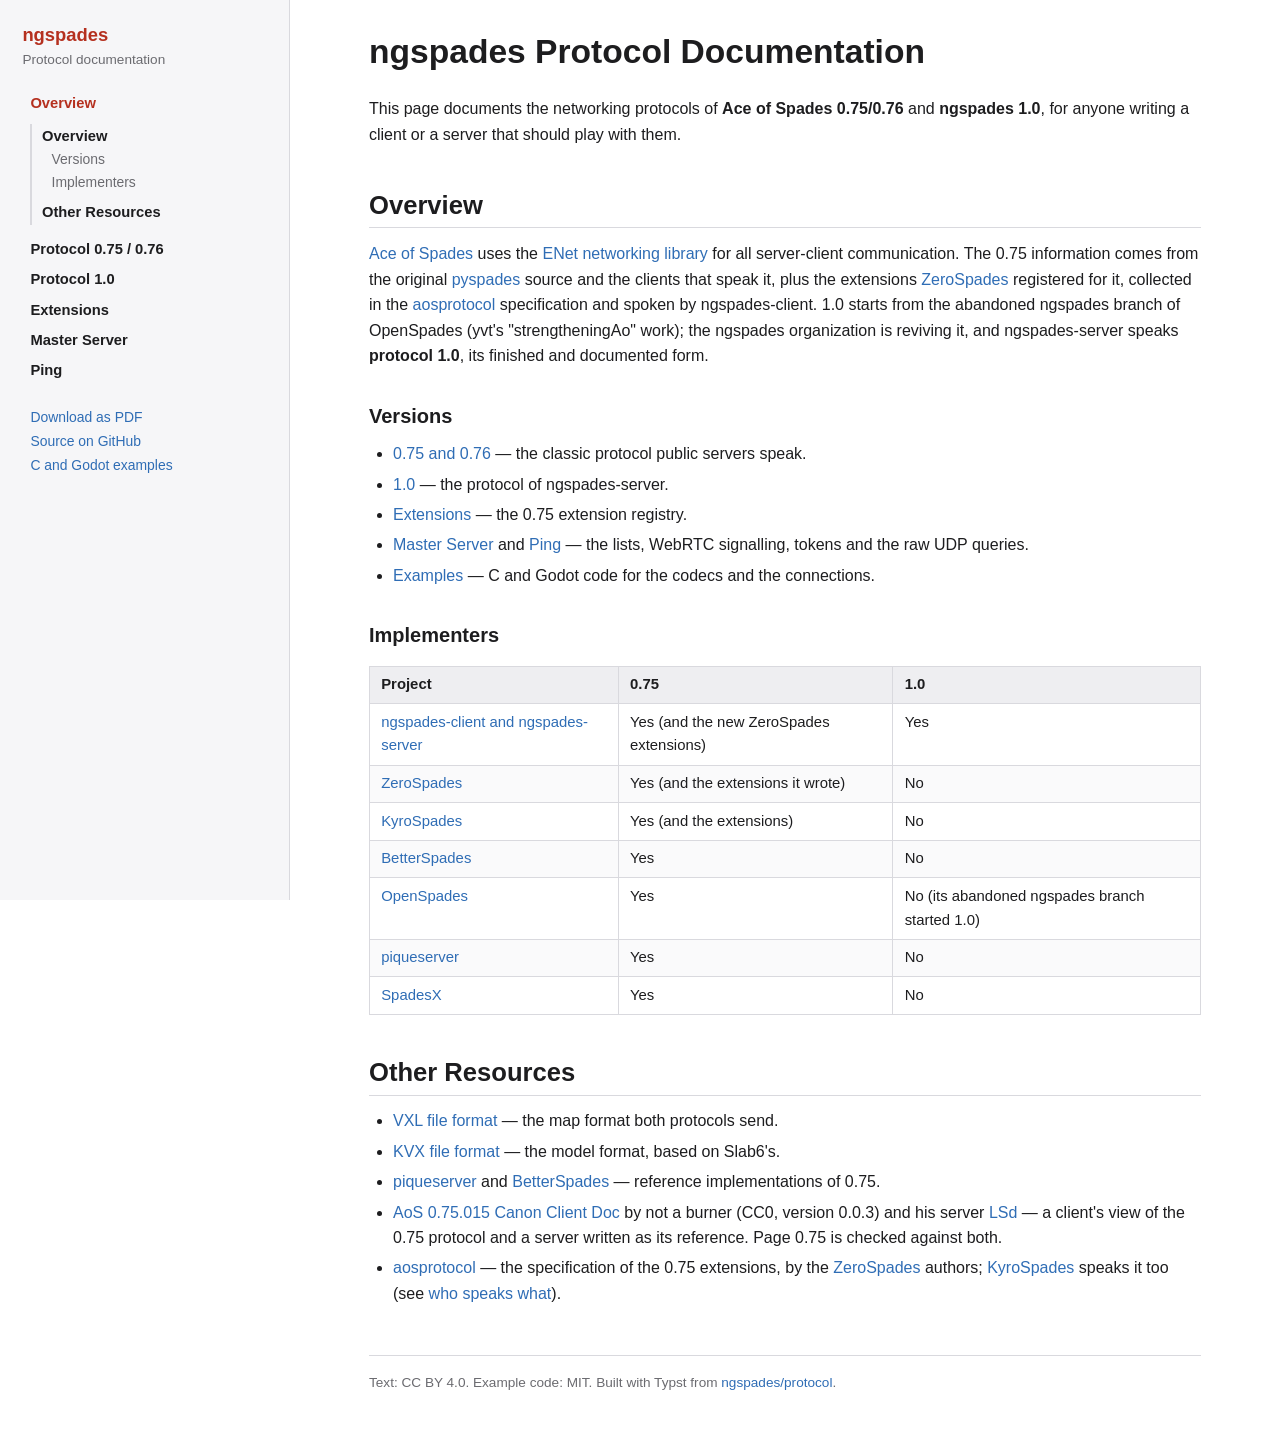
<file: index.html>
<!DOCTYPE html><html lang="en"><head><meta charset="utf-8"><meta name="viewport" content="width=device-width, initial-scale=1"><title>ngspades Protocol Documentation</title><meta name="description" content="Ace of Spades 0.75/0.76 and ngspades 1.0: every packet, what the server sends and expects, the master list, WebRTC, and C and Godot examples."><link rel="canonical" href="https://ngspades.github.io/protocol/index.html"><link rel="stylesheet" href="style.css"></head><body><div class="layout"><nav class="sidebar"><a class="brand" href="index.html">ngspades</a><p class="brand-sub">Protocol documentation</p><ul class="pages"><li class="current"><a href="#">Overview</a><ul class="toc"><li class="l1"><a href="#overview">Overview</a></li><li class="l2"><a href="#versions">Versions</a></li><li class="l2"><a href="#implementers">Implementers</a></li><li class="l1"><a href="#other-resources">Other Resources</a></li></ul></li><li class><a href="protocol075.html">Protocol 0.75 / 0.76</a></li><li class><a href="protocol10.html">Protocol 1.0</a></li><li class><a href="extensions.html">Extensions</a></li><li class><a href="protocolmaster.html">Master Server</a></li><li class><a href="protocolping.html">Ping</a></li></ul><p class="side-links"><a href="pdf/ngspades-protocol.pdf">Download as PDF</a><a href="https://github.com/ngspades/protocol">Source on GitHub</a><a href="https://github.com/ngspades/protocol/tree/main/examples">C and Godot examples</a></p></nav><main><article class="doc"><h1>ngspades Protocol Documentation</h1><p>This page documents the networking protocols of <strong>Ace of Spades 0.75/0.76</strong> and <strong>ngspades 1.0</strong>, for anyone writing a client or a server that should play with them.</p><h2 id="overview"><a class="hl" href="#overview">Overview</a></h2><p><a href="http://buildandshoot.com/">Ace of Spades</a> uses the <a href="http://enet.bespin.org/Features.html">ENet networking library</a> for all server-client communication. The 0.75 information comes from the original <a href="https://github.com/piqueserver/piqueserver">pyspades</a> source and the clients that speak it, plus the extensions <a href="https://github.com/zerospades">ZeroSpades</a> registered for it, collected in the <a href="https://github.com/zerospades/aosprotocol">aosprotocol</a> specification and spoken by ngspades-client. 1.0 starts from the abandoned ngspades branch of OpenSpades (yvt's "strengtheningAo" work); the ngspades organization is reviving it, and ngspades-server speaks <strong>protocol 1.0</strong>, its finished and documented form.</p><h3 id="versions"><a class="hl" href="#versions">Versions</a></h3><ul><li><a href="protocol075.html">0.75 and 0.76</a> — the classic protocol public servers speak.</li><li><a href="protocol10.html">1.0</a> — the protocol of ngspades-server.</li><li><a href="extensions.html">Extensions</a> — the 0.75 extension registry.</li><li><a href="protocolmaster.html">Master Server</a> and <a href="protocolping.html">Ping</a> — the lists, WebRTC signalling, tokens and the raw UDP queries.</li><li><a href="https://github.com/ngspades/protocol/blob/main/examples/c/README.md">Examples</a> — C and Godot code for the codecs and the connections.</li></ul><h3 id="implementers"><a class="hl" href="#implementers">Implementers</a></h3><div class="table-wrap"><table><thead><tr><th>Project</th><th>0.75</th><th>1.0</th></tr></thead><tbody><tr><td><a href="https://ngspades.obex.pw/">ngspades-client and ngspades-server</a></td><td>Yes (and the new ZeroSpades extensions)</td><td>Yes</td></tr><tr><td><a href="https://github.com/zerospades/zerospades">ZeroSpades</a></td><td>Yes (and the extensions it wrote)</td><td>No</td></tr><tr><td><a href="https://github.com/Kyrope01/KyroSpades">KyroSpades</a></td><td>Yes (and the extensions)</td><td>No</td></tr><tr><td><a href="https://github.com/xtreme8000/BetterSpades">BetterSpades</a></td><td>Yes</td><td>No</td></tr><tr><td><a href="https://github.com/yvt/openspades">OpenSpades</a></td><td>Yes</td><td>No (its abandoned ngspades branch started 1.0)</td></tr><tr><td><a href="https://github.com/piqueserver/piqueserver">piqueserver</a></td><td>Yes</td><td>No</td></tr><tr><td><a href="https://github.com/SpadesX/SpadesX">SpadesX</a></td><td>Yes</td><td>No</td></tr></tbody></table></div><h2 id="other-resources"><a class="hl" href="#other-resources">Other Resources</a></h2><ul><li><a href="http://silverspaceship.com/aosmap/aos_file_format.html">VXL file format</a> — the map format both protocols send.</li><li><a href="https://web.archive.org/web/20100102023608/http://mystaddict.tlayeh.com/Computer%20Camp/Slab6/slab6.txt">KVX file format</a> — the model format, based on Slab6's.</li><li><a href="https://github.com/piqueserver/piqueserver">piqueserver</a> and <a href="https://github.com/xtreme8000/BetterSpades">BetterSpades</a> — reference implementations of 0.75.</li><li><a href="https://notaburner.mooo.com/assets/clidoc3.html">AoS 0.75.015 Canon Client Doc</a> by not a burner (CC0, version 0.0.3) and his server <a href="https://66.135.15.57/lsd/">LSd</a> — a client's view of the 0.75 protocol and a server written as its reference. Page 0.75 is checked against both.</li><li><a href="https://github.com/zerospades/aosprotocol">aosprotocol</a> — the specification of the 0.75 extensions, by the <a href="https://github.com/zerospades/zerospades">ZeroSpades</a> authors; <a href="https://github.com/Kyrope01/KyroSpades">KyroSpades</a> speaks it too (see <a href="extensions.html#implementations">who speaks what</a>).</li></ul></article><footer>Text: CC BY 4.0. Example code: MIT. Built with Typst from <a href="https://github.com/ngspades/protocol">ngspades/protocol</a>.</footer></main></div></body></html>
</file>
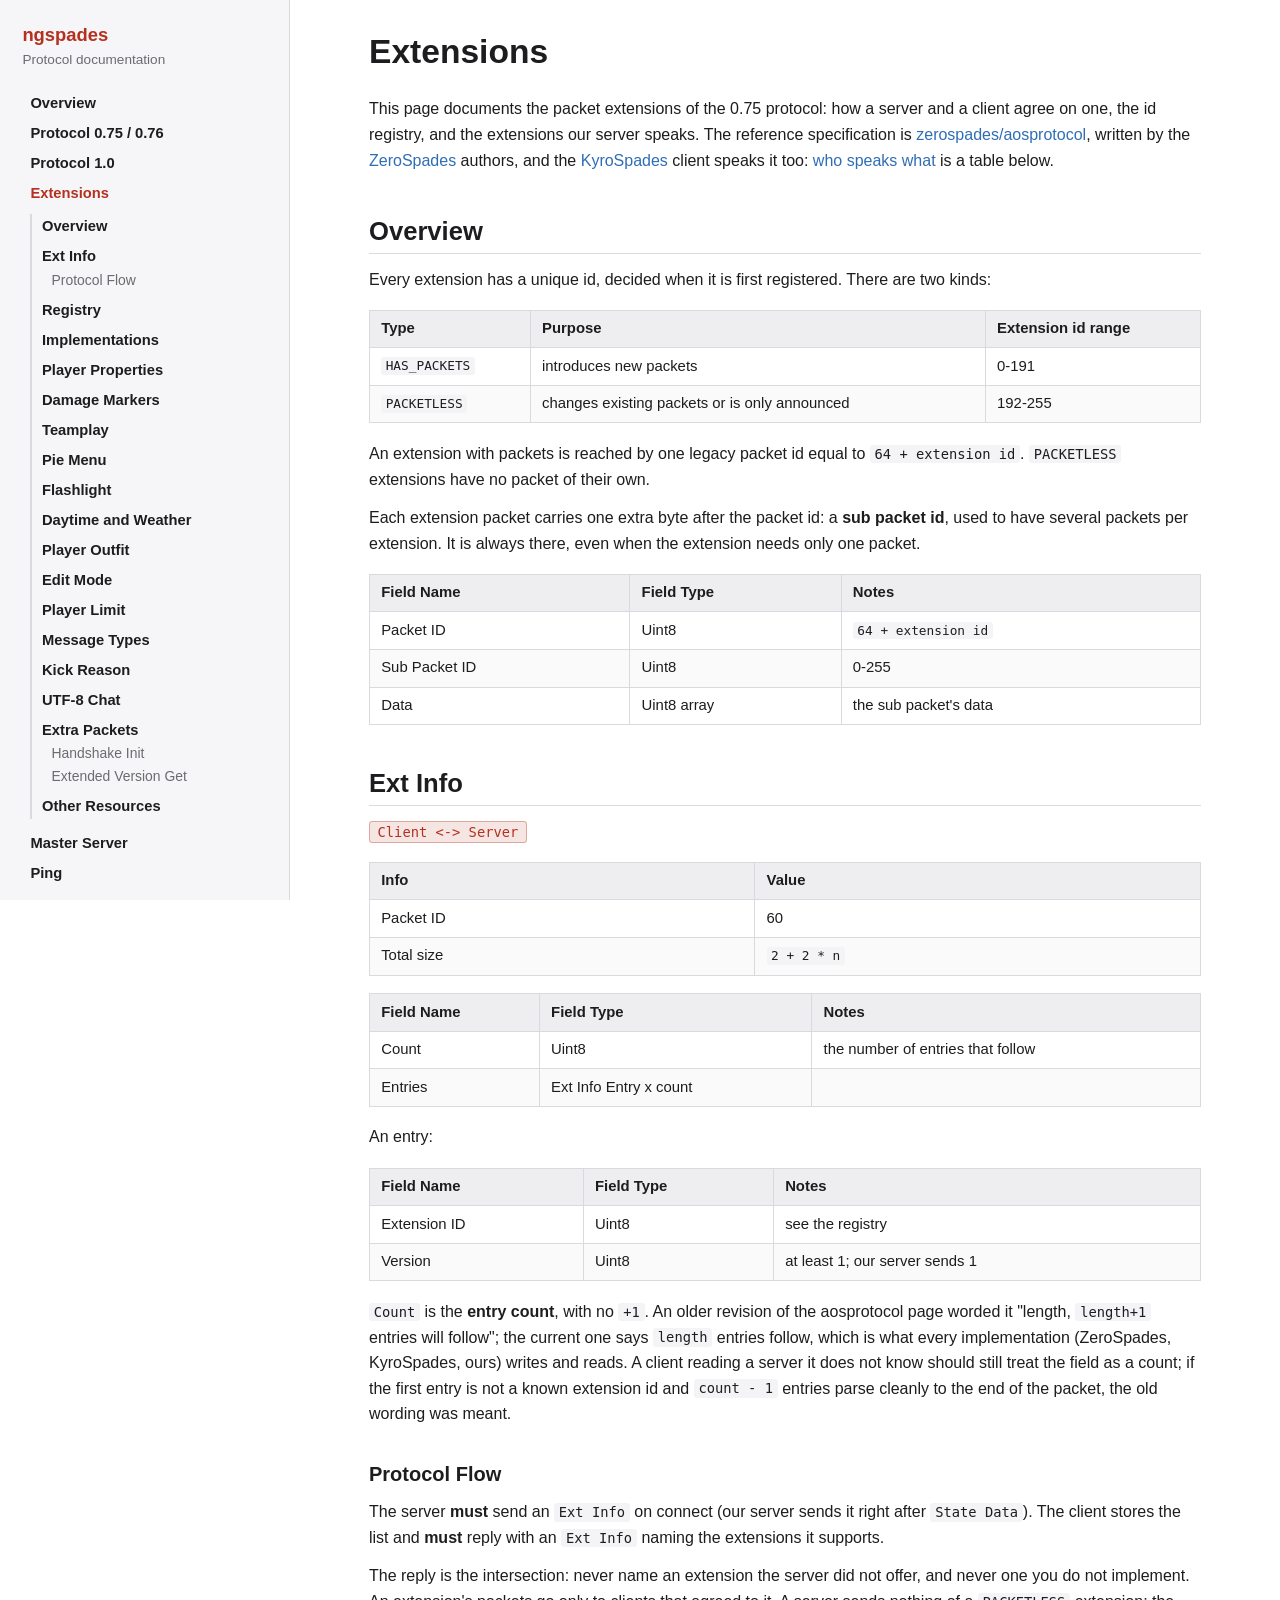
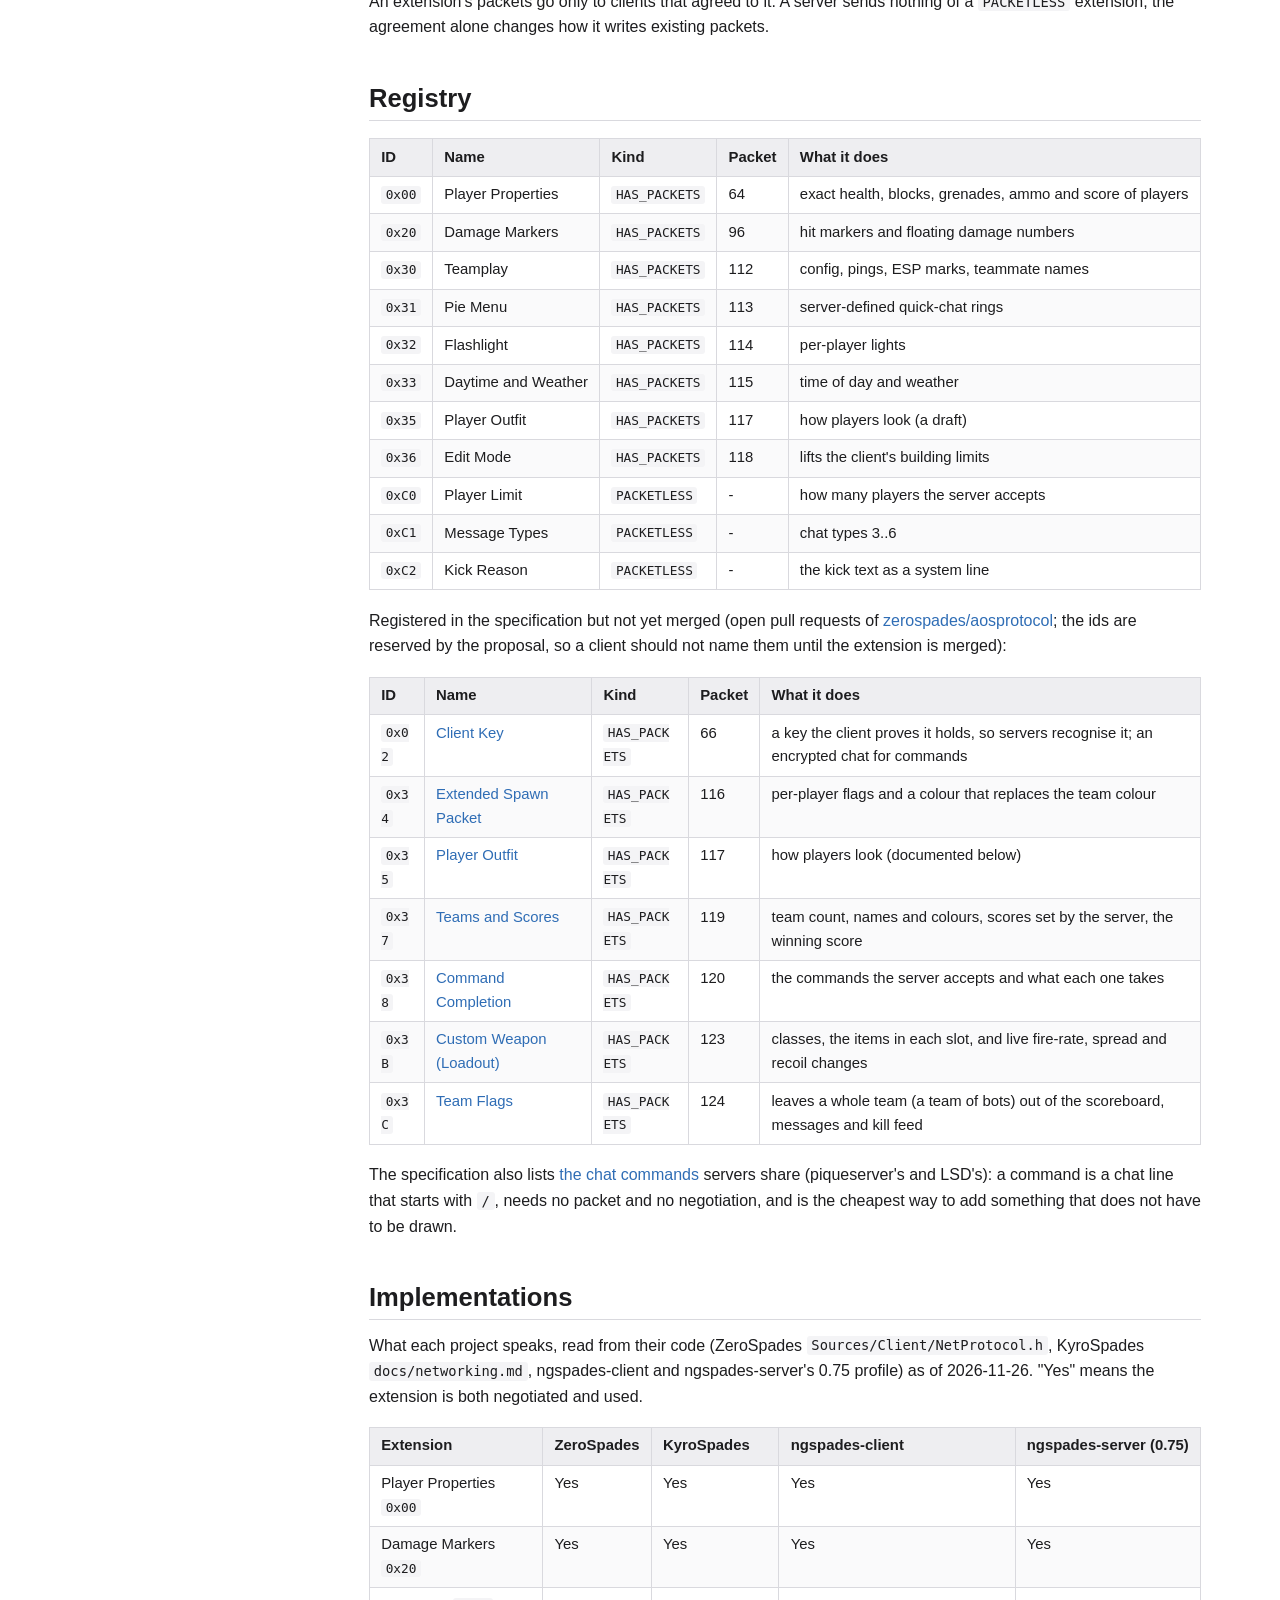
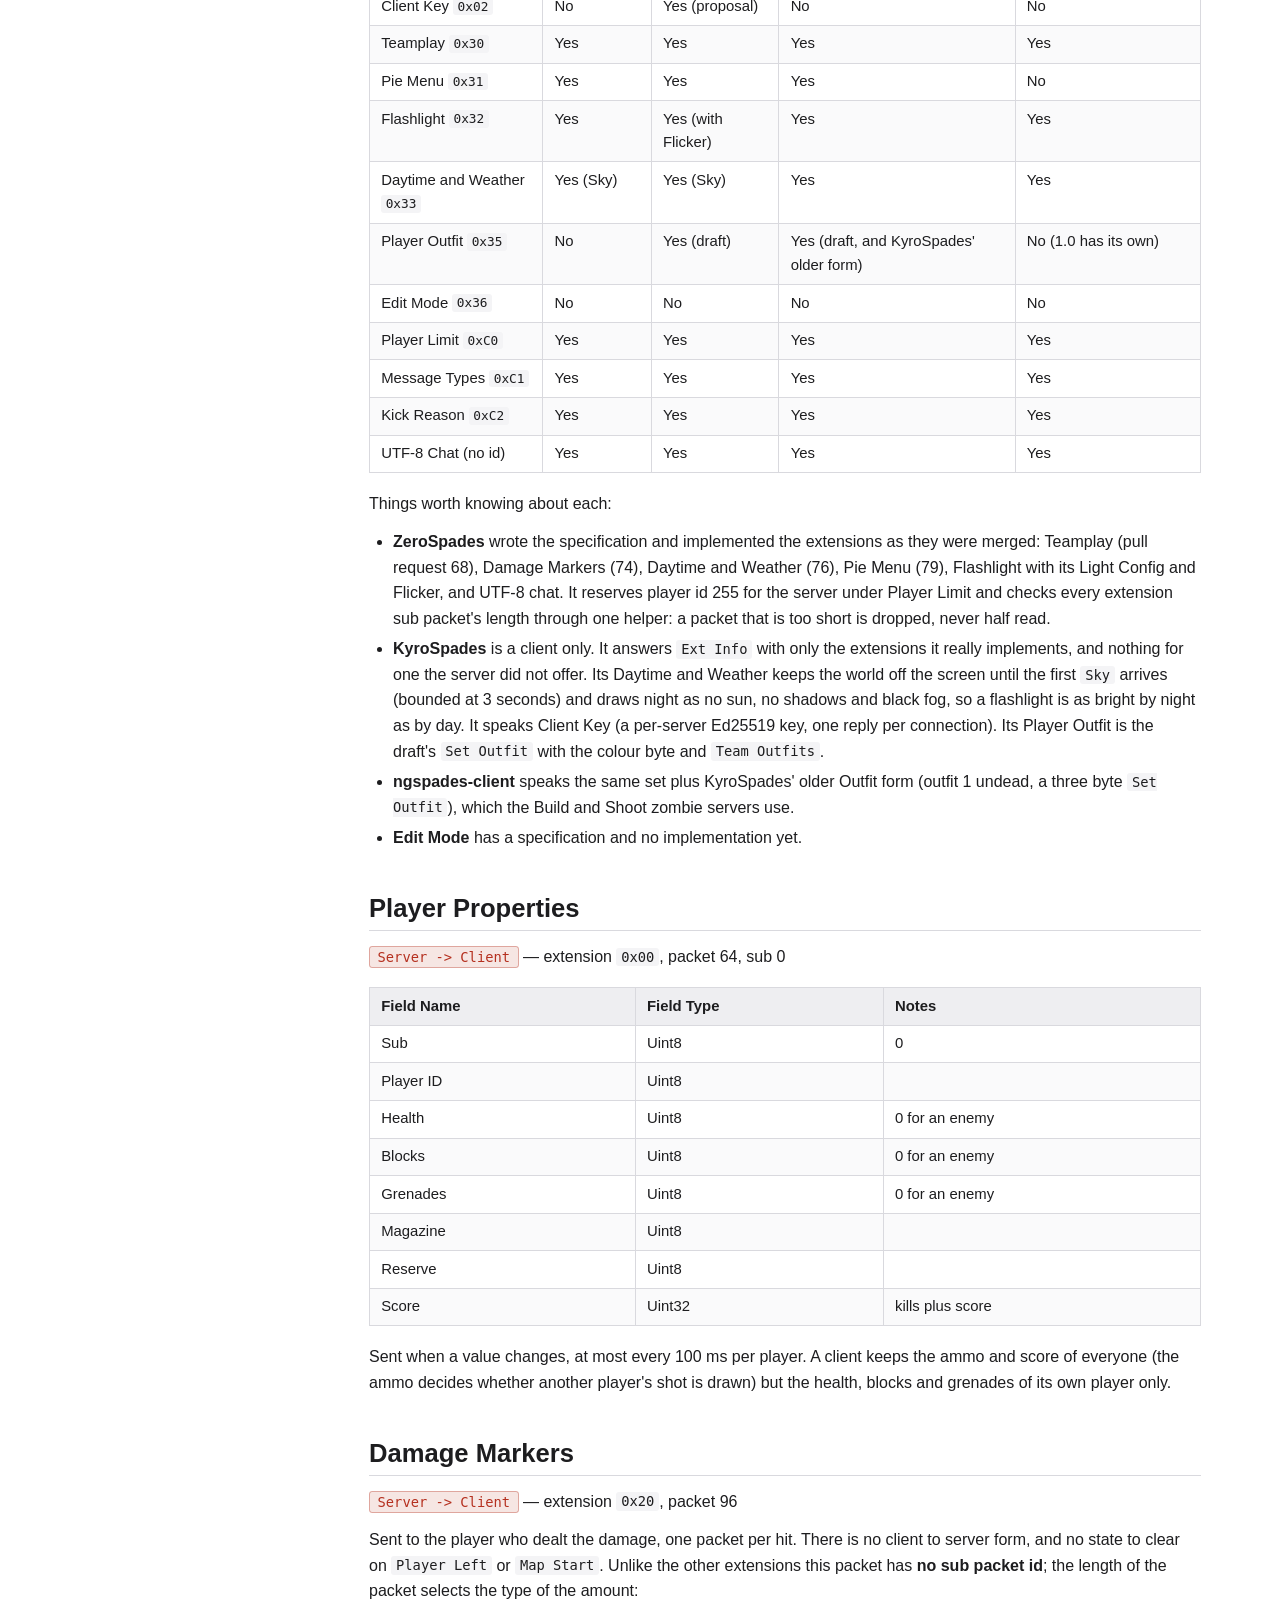
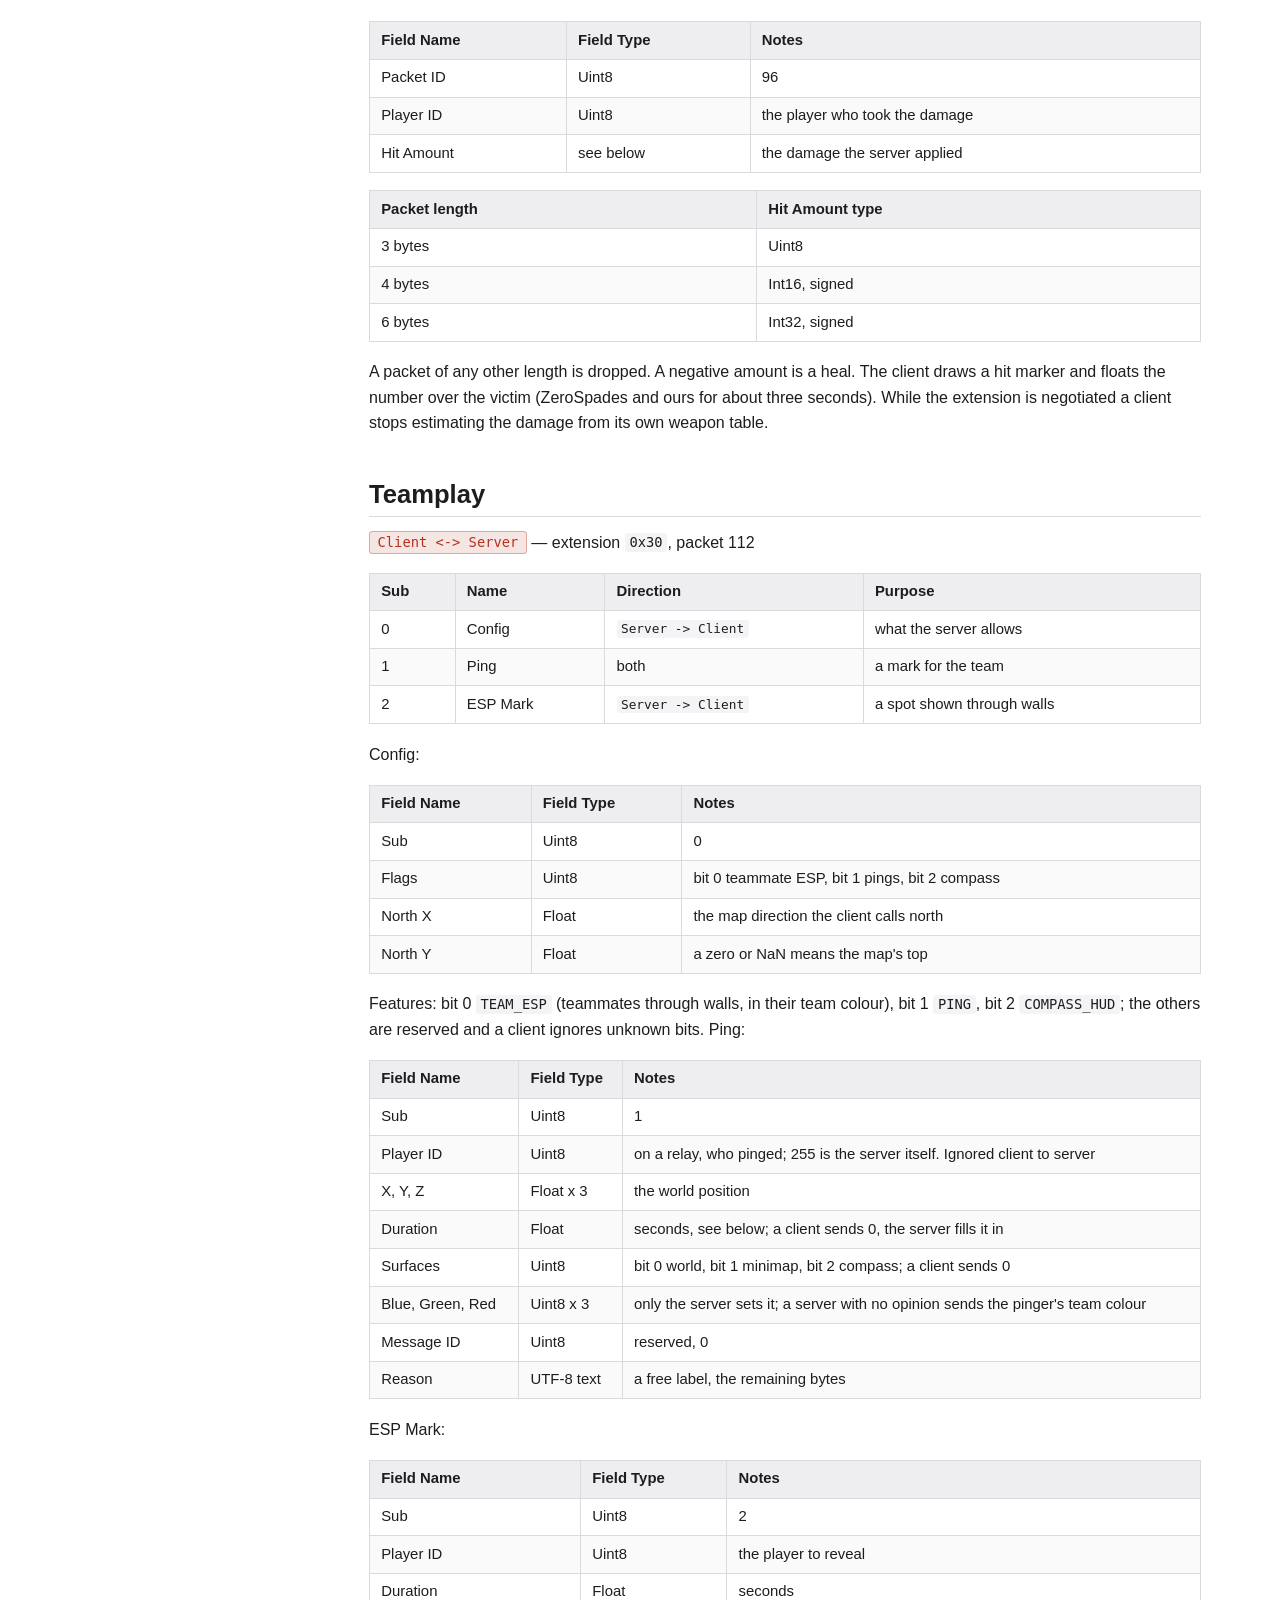
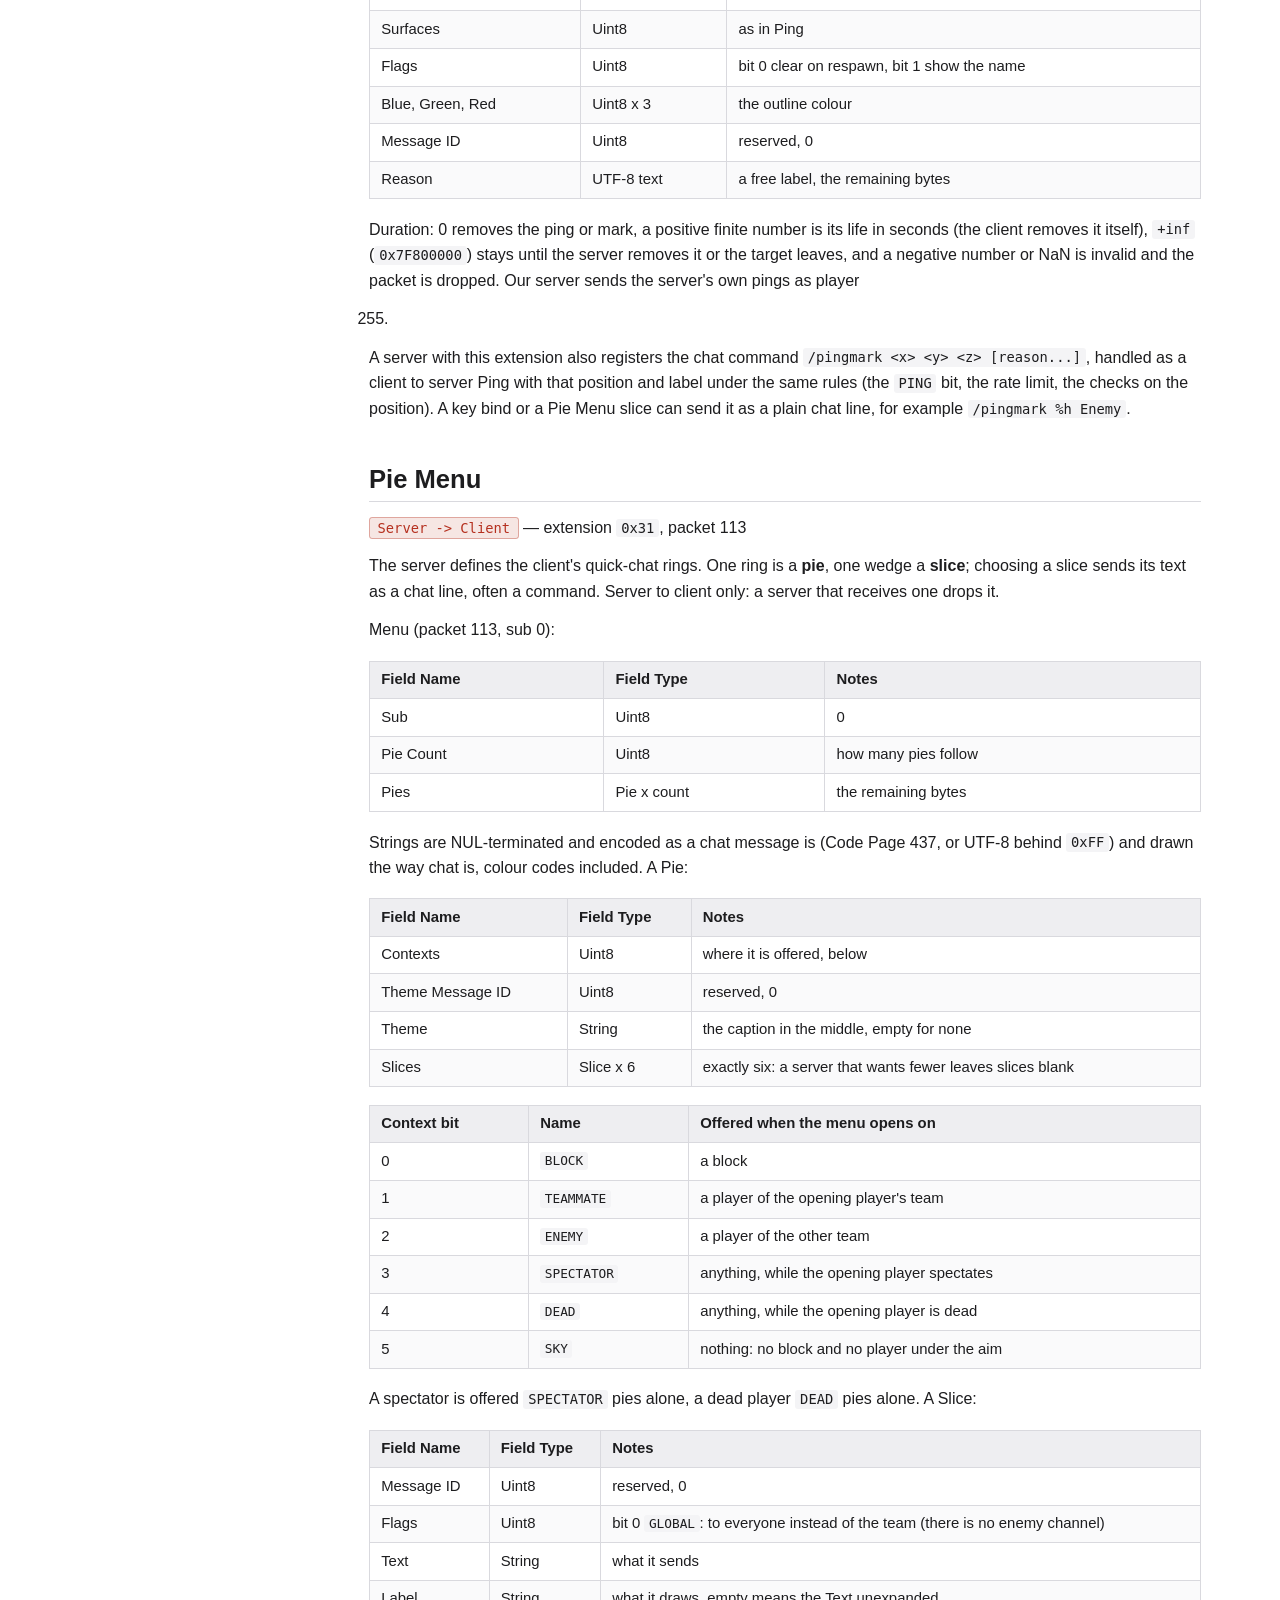
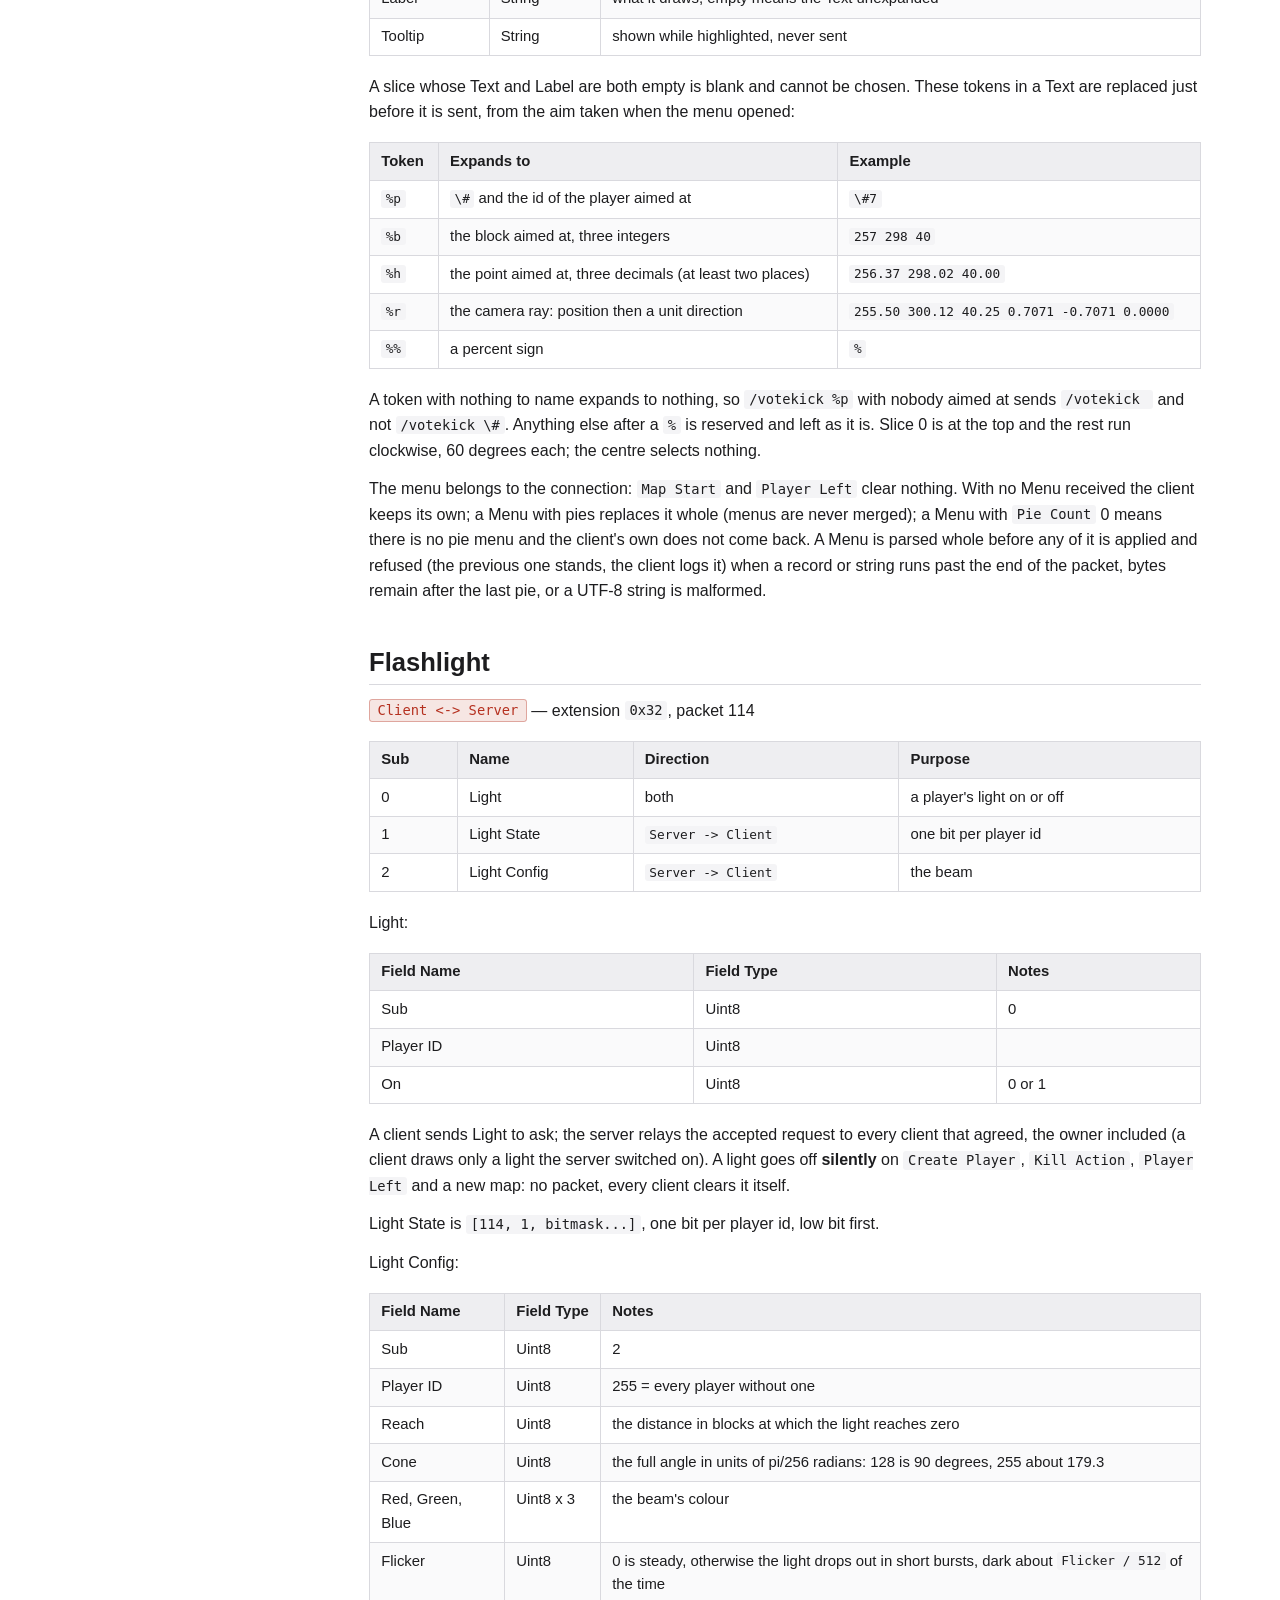
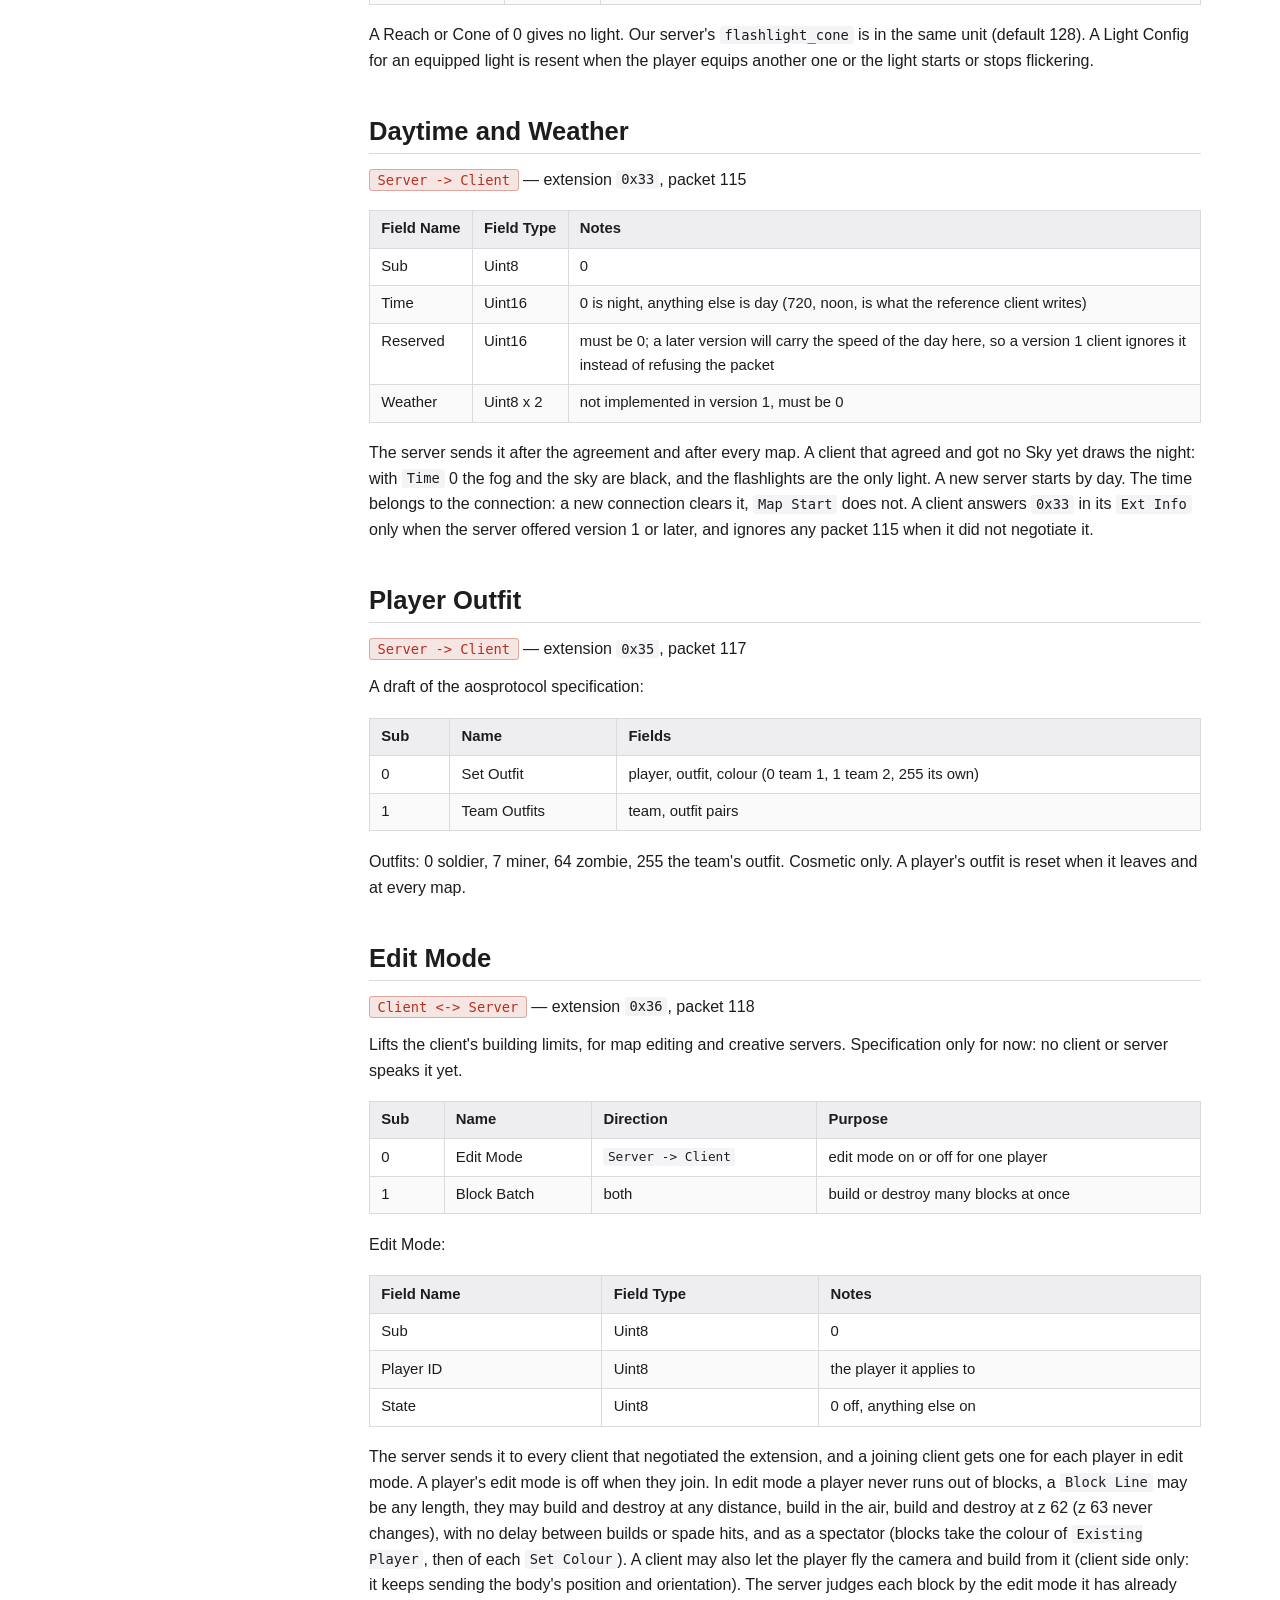
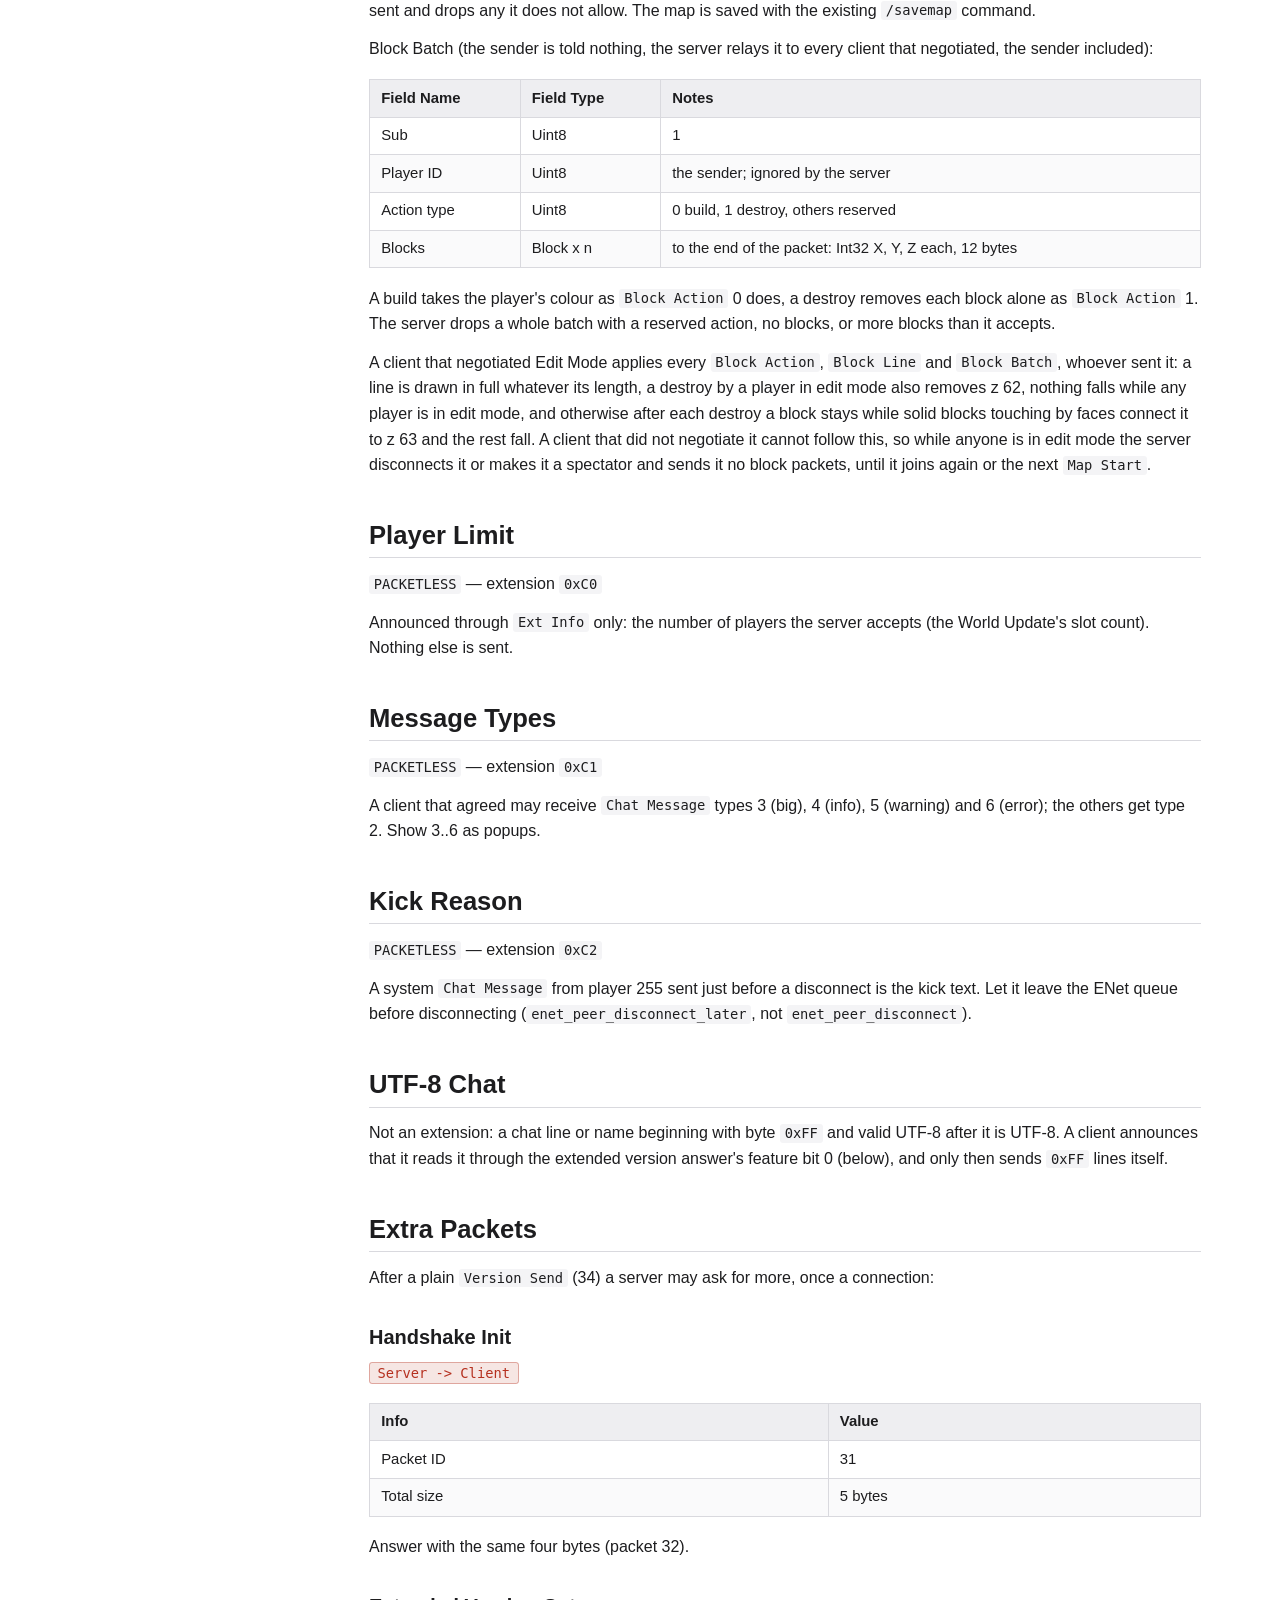
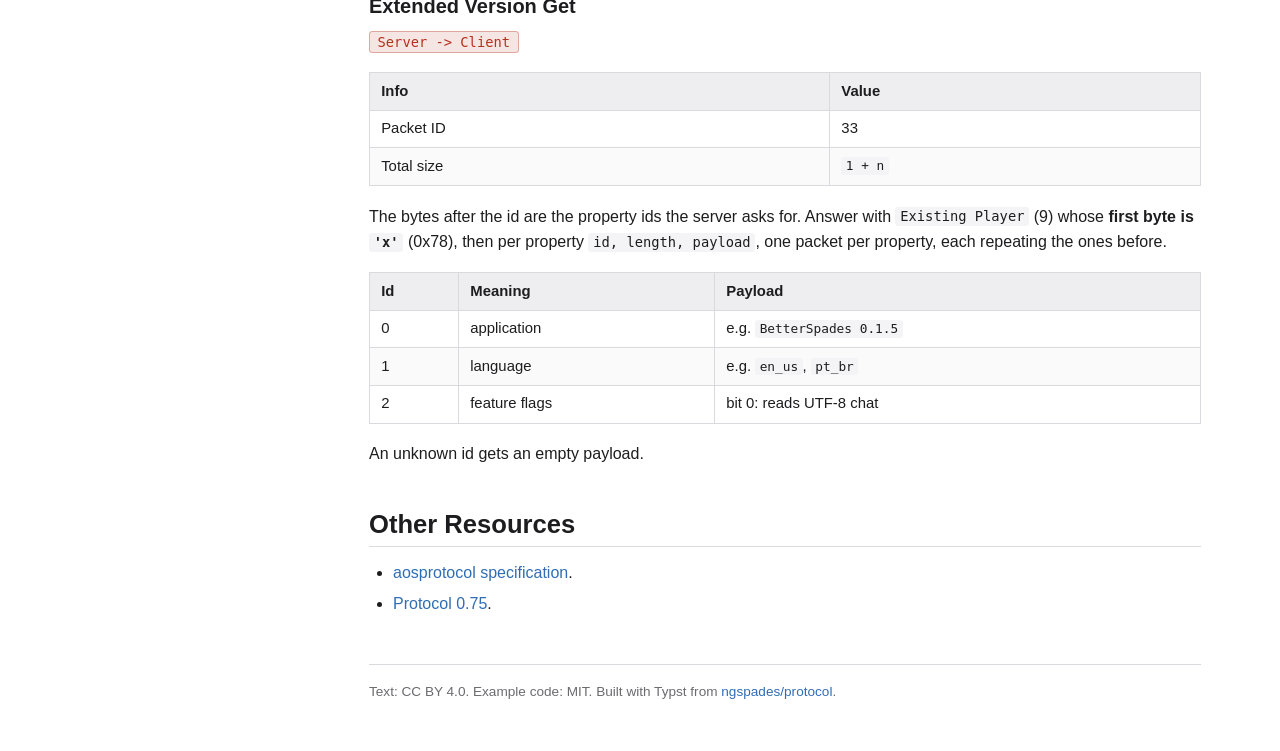
<file: extensions/index.html>
<!DOCTYPE html><html lang="en"><head><meta charset="utf-8"><meta name="viewport" content="width=device-width, initial-scale=1"><title>Extensions | ngspades Protocol Documentation</title><meta name="description" content="The 0.75 protocol extensions: negotiation, the id registry and the extensions our server speaks."><link rel="canonical" href="https://ngspades.github.io/protocol/extensions.html"><link rel="stylesheet" href="../style.css"></head><body><div class="layout"><nav class="sidebar"><a class="brand" href="../index.html">ngspades</a><p class="brand-sub">Protocol documentation</p><ul class="pages"><li class><a href="../index.html">Overview</a></li><li class><a href="../protocol075.html">Protocol 0.75 / 0.76</a></li><li class><a href="../protocol10.html">Protocol 1.0</a></li><li class="current"><a href="#">Extensions</a><ul class="toc"><li class="l1"><a href="#overview">Overview</a></li><li class="l1"><a href="#ext-info">Ext Info</a></li><li class="l2"><a href="#protocol-flow">Protocol Flow</a></li><li class="l1"><a href="#registry">Registry</a></li><li class="l1"><a href="#implementations">Implementations</a></li><li class="l1"><a href="#player-properties">Player Properties</a></li><li class="l1"><a href="#damage-markers">Damage Markers</a></li><li class="l1"><a href="#teamplay">Teamplay</a></li><li class="l1"><a href="#pie-menu">Pie Menu</a></li><li class="l1"><a href="#flashlight">Flashlight</a></li><li class="l1"><a href="#daytime-and-weather">Daytime and Weather</a></li><li class="l1"><a href="#player-outfit">Player Outfit</a></li><li class="l1"><a href="#edit-mode">Edit Mode</a></li><li class="l1"><a href="#player-limit">Player Limit</a></li><li class="l1"><a href="#message-types">Message Types</a></li><li class="l1"><a href="#kick-reason">Kick Reason</a></li><li class="l1"><a href="#utf-8-chat">UTF-8 Chat</a></li><li class="l1"><a href="#extra-packets">Extra Packets</a></li><li class="l2"><a href="#handshake-init">Handshake Init</a></li><li class="l2"><a href="#extended-version-get">Extended Version Get</a></li><li class="l1"><a href="#other-resources">Other Resources</a></li></ul></li><li class><a href="../protocolmaster.html">Master Server</a></li><li class><a href="../protocolping.html">Ping</a></li></ul><p class="side-links"><a href="../pdf/ngspades-protocol.pdf">Download as PDF</a><a href="https://github.com/ngspades/protocol">Source on GitHub</a><a href="https://github.com/ngspades/protocol/tree/main/examples">C and Godot examples</a></p></nav><main><article class="doc"><h1>Extensions</h1><p>This page documents the packet extensions of the 0.75 protocol: how a server and a client agree on one, the id registry, and the extensions our server speaks. The reference specification is <a href="https://github.com/zerospades/aosprotocol">zerospades/aosprotocol</a>, written by the <a href="https://github.com/zerospades/zerospades">ZeroSpades</a> authors, and the <a href="https://github.com/Kyrope01/KyroSpades">KyroSpades</a> client speaks it too: <a href="#implementations">who speaks what</a> is a table below.</p><h2 id="overview"><a class="hl" href="#overview">Overview</a></h2><p>Every extension has a unique id, decided when it is first registered. There are two kinds:</p><div class="table-wrap"><table><thead><tr><th>Type</th><th>Purpose</th><th>Extension id range</th></tr></thead><tbody><tr><td><code>HAS_PACKETS</code></td><td>introduces new packets</td><td>0-191</td></tr><tr><td><code>PACKETLESS</code></td><td>changes existing packets or is only announced</td><td>192-255</td></tr></tbody></table></div><p>An extension with packets is reached by one legacy packet id equal to <code>64 + extension id</code>. <code>PACKETLESS</code> extensions have no packet of their own.</p><p>Each extension packet carries one extra byte after the packet id: a <strong>sub packet id</strong>, used to have several packets per extension. It is always there, even when the extension needs only one packet.</p><div class="table-wrap"><table><thead><tr><th>Field Name</th><th>Field Type</th><th>Notes</th></tr></thead><tbody><tr><td>Packet ID</td><td>Uint8</td><td><code>64 + extension id</code></td></tr><tr><td>Sub Packet ID</td><td>Uint8</td><td>0-255</td></tr><tr><td>Data</td><td>Uint8 array</td><td>the sub packet's data</td></tr></tbody></table></div><h2 id="ext-info"><a class="hl" href="#ext-info">Ext Info</a></h2><p class="dir"><code class="dir-badge">Client &lt;-> Server</code></p><div class="table-wrap"><table><thead><tr><th>Info</th><th>Value</th></tr></thead><tbody><tr><td>Packet ID</td><td>60</td></tr><tr><td>Total size</td><td><code>2 + 2 * n</code></td></tr></tbody></table></div><div class="table-wrap"><table><thead><tr><th>Field Name</th><th>Field Type</th><th>Notes</th></tr></thead><tbody><tr><td>Count</td><td>Uint8</td><td>the number of entries that follow</td></tr><tr><td>Entries</td><td>Ext Info Entry x count</td><td></td></tr></tbody></table></div><p>An entry:</p><div class="table-wrap"><table><thead><tr><th>Field Name</th><th>Field Type</th><th>Notes</th></tr></thead><tbody><tr><td>Extension ID</td><td>Uint8</td><td>see the registry</td></tr><tr><td>Version</td><td>Uint8</td><td>at least 1; our server sends 1</td></tr></tbody></table></div><p><code>Count</code> is the <strong>entry count</strong>, with no <code>+1</code>. An older revision of the aosprotocol page worded it "length, <code>length+1</code> entries will follow"; the current one says <code>length</code> entries follow, which is what every implementation (ZeroSpades, KyroSpades, ours) writes and reads. A client reading a server it does not know should still treat the field as a count; if the first entry is not a known extension id and <code>count - 1</code> entries parse cleanly to the end of the packet, the old wording was meant.</p><h3 id="protocol-flow"><a class="hl" href="#protocol-flow">Protocol Flow</a></h3><p>The server <strong>must</strong> send an <code>Ext Info</code> on connect (our server sends it right after <code>State Data</code>). The client stores the list and <strong>must</strong> reply with an <code>Ext Info</code> naming the extensions it supports.</p><p>The reply is the intersection: never name an extension the server did not offer, and never one you do not implement. An extension's packets go only to clients that agreed to it. A server sends nothing of a <code>PACKETLESS</code> extension; the agreement alone changes how it writes existing packets.</p><h2 id="registry"><a class="hl" href="#registry">Registry</a></h2><div class="table-wrap"><table><thead><tr><th>ID</th><th>Name</th><th>Kind</th><th>Packet</th><th>What it does</th></tr></thead><tbody><tr><td><code>0x00</code></td><td>Player Properties</td><td><code>HAS_PACKETS</code></td><td>64</td><td>exact health, blocks, grenades, ammo and score of players</td></tr><tr><td><code>0x20</code></td><td>Damage Markers</td><td><code>HAS_PACKETS</code></td><td>96</td><td>hit markers and floating damage numbers</td></tr><tr><td><code>0x30</code></td><td>Teamplay</td><td><code>HAS_PACKETS</code></td><td>112</td><td>config, pings, ESP marks, teammate names</td></tr><tr><td><code>0x31</code></td><td>Pie Menu</td><td><code>HAS_PACKETS</code></td><td>113</td><td>server-defined quick-chat rings</td></tr><tr><td><code>0x32</code></td><td>Flashlight</td><td><code>HAS_PACKETS</code></td><td>114</td><td>per-player lights</td></tr><tr><td><code>0x33</code></td><td>Daytime and Weather</td><td><code>HAS_PACKETS</code></td><td>115</td><td>time of day and weather</td></tr><tr><td><code>0x35</code></td><td>Player Outfit</td><td><code>HAS_PACKETS</code></td><td>117</td><td>how players look (a draft)</td></tr><tr><td><code>0x36</code></td><td>Edit Mode</td><td><code>HAS_PACKETS</code></td><td>118</td><td>lifts the client's building limits</td></tr><tr><td><code>0xC0</code></td><td>Player Limit</td><td><code>PACKETLESS</code></td><td>-</td><td>how many players the server accepts</td></tr><tr><td><code>0xC1</code></td><td>Message Types</td><td><code>PACKETLESS</code></td><td>-</td><td>chat types 3..6</td></tr><tr><td><code>0xC2</code></td><td>Kick Reason</td><td><code>PACKETLESS</code></td><td>-</td><td>the kick text as a system line</td></tr></tbody></table></div><p>Registered in the specification but not yet merged (open pull requests of <a href="https://github.com/zerospades/aosprotocol">zerospades/aosprotocol</a>; the ids are reserved by the proposal, so a client should not name them until the extension is merged):</p><div class="table-wrap"><table><thead><tr><th>ID</th><th>Name</th><th>Kind</th><th>Packet</th><th>What it does</th></tr></thead><tbody><tr><td><code>0x02</code></td><td><a href="https://github.com/zerospades/aosprotocol/pull/24">Client Key</a></td><td><code>HAS_PACKETS</code></td><td>66</td><td>a key the client proves it holds, so servers recognise it; an encrypted chat for commands</td></tr><tr><td><code>0x34</code></td><td><a href="https://github.com/zerospades/aosprotocol/pull/3">Extended Spawn Packet</a></td><td><code>HAS_PACKETS</code></td><td>116</td><td>per-player flags and a colour that replaces the team colour</td></tr><tr><td><code>0x35</code></td><td><a href="https://github.com/zerospades/aosprotocol/pull/14">Player Outfit</a></td><td><code>HAS_PACKETS</code></td><td>117</td><td>how players look (documented below)</td></tr><tr><td><code>0x37</code></td><td><a href="https://github.com/zerospades/aosprotocol/pull/10">Teams and Scores</a></td><td><code>HAS_PACKETS</code></td><td>119</td><td>team count, names and colours, scores set by the server, the winning score</td></tr><tr><td><code>0x38</code></td><td><a href="https://github.com/zerospades/aosprotocol/pull/19">Command Completion</a></td><td><code>HAS_PACKETS</code></td><td>120</td><td>the commands the server accepts and what each one takes</td></tr><tr><td><code>0x3B</code></td><td><a href="https://github.com/zerospades/aosprotocol/pull/22">Custom Weapon (Loadout)</a></td><td><code>HAS_PACKETS</code></td><td>123</td><td>classes, the items in each slot, and live fire-rate, spread and recoil changes</td></tr><tr><td><code>0x3C</code></td><td><a href="https://github.com/zerospades/aosprotocol/pull/23">Team Flags</a></td><td><code>HAS_PACKETS</code></td><td>124</td><td>leaves a whole team (a team of bots) out of the scoreboard, messages and kill feed</td></tr></tbody></table></div><p>The specification also lists <a href="https://github.com/zerospades/aosprotocol/blob/master/commands.md">the chat commands</a> servers share (piqueserver's and LSD's): a command is a chat line that starts with <code>/</code>, needs no packet and no negotiation, and is the cheapest way to add something that does not have to be drawn.</p><h2 id="implementations"><a class="hl" href="#implementations">Implementations</a></h2><p>What each project speaks, read from their code (ZeroSpades <code>Sources/Client/NetProtocol.h</code>, KyroSpades <code>docs/networking.md</code>, ngspades-client and ngspades-server's 0.75 profile) as of 2026-11-26. "Yes" means the extension is both negotiated and used.</p><div class="table-wrap"><table><thead><tr><th>Extension</th><th>ZeroSpades</th><th>KyroSpades</th><th>ngspades-client</th><th>ngspades-server (0.75)</th></tr></thead><tbody><tr><td>Player Properties <code>0x00</code></td><td>Yes</td><td>Yes</td><td>Yes</td><td>Yes</td></tr><tr><td>Damage Markers <code>0x20</code></td><td>Yes</td><td>Yes</td><td>Yes</td><td>Yes</td></tr><tr><td>Client Key <code>0x02</code></td><td>No</td><td>Yes (proposal)</td><td>No</td><td>No</td></tr><tr><td>Teamplay <code>0x30</code></td><td>Yes</td><td>Yes</td><td>Yes</td><td>Yes</td></tr><tr><td>Pie Menu <code>0x31</code></td><td>Yes</td><td>Yes</td><td>Yes</td><td>No</td></tr><tr><td>Flashlight <code>0x32</code></td><td>Yes</td><td>Yes (with Flicker)</td><td>Yes</td><td>Yes</td></tr><tr><td>Daytime and Weather <code>0x33</code></td><td>Yes (Sky)</td><td>Yes (Sky)</td><td>Yes</td><td>Yes</td></tr><tr><td>Player Outfit <code>0x35</code></td><td>No</td><td>Yes (draft)</td><td>Yes (draft, and KyroSpades' older form)</td><td>No (1.0 has its own)</td></tr><tr><td>Edit Mode <code>0x36</code></td><td>No</td><td>No</td><td>No</td><td>No</td></tr><tr><td>Player Limit <code>0xC0</code></td><td>Yes</td><td>Yes</td><td>Yes</td><td>Yes</td></tr><tr><td>Message Types <code>0xC1</code></td><td>Yes</td><td>Yes</td><td>Yes</td><td>Yes</td></tr><tr><td>Kick Reason <code>0xC2</code></td><td>Yes</td><td>Yes</td><td>Yes</td><td>Yes</td></tr><tr><td>UTF-8 Chat (no id)</td><td>Yes</td><td>Yes</td><td>Yes</td><td>Yes</td></tr></tbody></table></div><p>Things worth knowing about each:</p><ul><li><strong>ZeroSpades</strong> wrote the specification and implemented the extensions as they were merged: Teamplay (pull request 68), Damage Markers (74), Daytime and Weather (76), Pie Menu (79), Flashlight with its Light Config and Flicker, and UTF-8 chat. It reserves player id 255 for the server under Player Limit and checks every extension sub packet's length through one helper: a packet that is too short is dropped, never half read.</li><li><strong>KyroSpades</strong> is a client only. It answers <code>Ext Info</code> with only the extensions it really implements, and nothing for one the server did not offer. Its Daytime and Weather keeps the world off the screen until the first <code>Sky</code> arrives (bounded at 3 seconds) and draws night as no sun, no shadows and black fog, so a flashlight is as bright by night as by day. It speaks Client Key (a per-server Ed25519 key, one reply per connection). Its Player Outfit is the draft's <code>Set Outfit</code> with the colour byte and <code>Team Outfits</code>.</li><li><strong>ngspades-client</strong> speaks the same set plus KyroSpades' older Outfit form (outfit 1 undead, a three byte <code>Set Outfit</code>), which the Build and Shoot zombie servers use.</li><li><strong>Edit Mode</strong> has a specification and no implementation yet.</li></ul><h2 id="player-properties"><a class="hl" href="#player-properties">Player Properties</a></h2><p class="dir"><code class="dir-badge">Server -> Client</code> — extension <code>0x00</code>, packet 64, sub 0</p><div class="table-wrap"><table><thead><tr><th>Field Name</th><th>Field Type</th><th>Notes</th></tr></thead><tbody><tr><td>Sub</td><td>Uint8</td><td>0</td></tr><tr><td>Player ID</td><td>Uint8</td><td></td></tr><tr><td>Health</td><td>Uint8</td><td>0 for an enemy</td></tr><tr><td>Blocks</td><td>Uint8</td><td>0 for an enemy</td></tr><tr><td>Grenades</td><td>Uint8</td><td>0 for an enemy</td></tr><tr><td>Magazine</td><td>Uint8</td><td></td></tr><tr><td>Reserve</td><td>Uint8</td><td></td></tr><tr><td>Score</td><td>Uint32</td><td>kills plus score</td></tr></tbody></table></div><p>Sent when a value changes, at most every 100 ms per player. A client keeps the ammo and score of everyone (the ammo decides whether another player's shot is drawn) but the health, blocks and grenades of its own player only.</p><h2 id="damage-markers"><a class="hl" href="#damage-markers">Damage Markers</a></h2><p class="dir"><code class="dir-badge">Server -> Client</code> — extension <code>0x20</code>, packet 96</p><p>Sent to the player who dealt the damage, one packet per hit. There is no client to server form, and no state to clear on <code>Player Left</code> or <code>Map Start</code>. Unlike the other extensions this packet has <strong>no sub packet id</strong>; the length of the packet selects the type of the amount:</p><div class="table-wrap"><table><thead><tr><th>Field Name</th><th>Field Type</th><th>Notes</th></tr></thead><tbody><tr><td>Packet ID</td><td>Uint8</td><td>96</td></tr><tr><td>Player ID</td><td>Uint8</td><td>the player who took the damage</td></tr><tr><td>Hit Amount</td><td>see below</td><td>the damage the server applied</td></tr></tbody></table></div><div class="table-wrap"><table><thead><tr><th>Packet length</th><th>Hit Amount type</th></tr></thead><tbody><tr><td>3 bytes</td><td>Uint8</td></tr><tr><td>4 bytes</td><td>Int16, signed</td></tr><tr><td>6 bytes</td><td>Int32, signed</td></tr></tbody></table></div><p>A packet of any other length is dropped. A negative amount is a heal. The client draws a hit marker and floats the number over the victim (ZeroSpades and ours for about three seconds). While the extension is negotiated a client stops estimating the damage from its own weapon table.</p><h2 id="teamplay"><a class="hl" href="#teamplay">Teamplay</a></h2><p class="dir"><code class="dir-badge">Client &lt;-> Server</code> — extension <code>0x30</code>, packet 112</p><div class="table-wrap"><table><thead><tr><th>Sub</th><th>Name</th><th>Direction</th><th>Purpose</th></tr></thead><tbody><tr><td>0</td><td>Config</td><td><code>Server -> Client</code></td><td>what the server allows</td></tr><tr><td>1</td><td>Ping</td><td>both</td><td>a mark for the team</td></tr><tr><td>2</td><td>ESP Mark</td><td><code>Server -> Client</code></td><td>a spot shown through walls</td></tr></tbody></table></div><p>Config:</p><div class="table-wrap"><table><thead><tr><th>Field Name</th><th>Field Type</th><th>Notes</th></tr></thead><tbody><tr><td>Sub</td><td>Uint8</td><td>0</td></tr><tr><td>Flags</td><td>Uint8</td><td>bit 0 teammate ESP, bit 1 pings, bit 2 compass</td></tr><tr><td>North X</td><td>Float</td><td>the map direction the client calls north</td></tr><tr><td>North Y</td><td>Float</td><td>a zero or NaN means the map's top</td></tr></tbody></table></div><p>Features: bit 0 <code>TEAM_ESP</code> (teammates through walls, in their team colour), bit 1 <code>PING</code>, bit 2 <code>COMPASS_HUD</code>; the others are reserved and a client ignores unknown bits. Ping:</p><div class="table-wrap"><table><thead><tr><th>Field Name</th><th>Field Type</th><th>Notes</th></tr></thead><tbody><tr><td>Sub</td><td>Uint8</td><td>1</td></tr><tr><td>Player ID</td><td>Uint8</td><td>on a relay, who pinged; 255 is the server itself. Ignored client to server</td></tr><tr><td>X, Y, Z</td><td>Float x 3</td><td>the world position</td></tr><tr><td>Duration</td><td>Float</td><td>seconds, see below; a client sends 0, the server fills it in</td></tr><tr><td>Surfaces</td><td>Uint8</td><td>bit 0 world, bit 1 minimap, bit 2 compass; a client sends 0</td></tr><tr><td>Blue, Green, Red</td><td>Uint8 x 3</td><td>only the server sets it; a server with no opinion sends the pinger's team colour</td></tr><tr><td>Message ID</td><td>Uint8</td><td>reserved, 0</td></tr><tr><td>Reason</td><td>UTF-8 text</td><td>a free label, the remaining bytes</td></tr></tbody></table></div><p>ESP Mark:</p><div class="table-wrap"><table><thead><tr><th>Field Name</th><th>Field Type</th><th>Notes</th></tr></thead><tbody><tr><td>Sub</td><td>Uint8</td><td>2</td></tr><tr><td>Player ID</td><td>Uint8</td><td>the player to reveal</td></tr><tr><td>Duration</td><td>Float</td><td>seconds</td></tr><tr><td>Surfaces</td><td>Uint8</td><td>as in Ping</td></tr><tr><td>Flags</td><td>Uint8</td><td>bit 0 clear on respawn, bit 1 show the name</td></tr><tr><td>Blue, Green, Red</td><td>Uint8 x 3</td><td>the outline colour</td></tr><tr><td>Message ID</td><td>Uint8</td><td>reserved, 0</td></tr><tr><td>Reason</td><td>UTF-8 text</td><td>a free label, the remaining bytes</td></tr></tbody></table></div><p>Duration: 0 removes the ping or mark, a positive finite number is its life in seconds (the client removes it itself), <code>+inf</code> (<code>0x7F800000</code>) stays until the server removes it or the target leaves, and a negative number or NaN is invalid and the packet is dropped. Our server sends the server's own pings as player</p><ol><li value="255"></li></ol><p>A server with this extension also registers the chat command <code>/pingmark &lt;x> &lt;y> &lt;z> [reason...]</code>, handled as a client to server Ping with that position and label under the same rules (the <code>PING</code> bit, the rate limit, the checks on the position). A key bind or a Pie Menu slice can send it as a plain chat line, for example <code>/pingmark %h Enemy</code>.</p><h2 id="pie-menu"><a class="hl" href="#pie-menu">Pie Menu</a></h2><p class="dir"><code class="dir-badge">Server -> Client</code> — extension <code>0x31</code>, packet 113</p><p>The server defines the client's quick-chat rings. One ring is a <strong>pie</strong>, one wedge a <strong>slice</strong>; choosing a slice sends its text as a chat line, often a command. Server to client only: a server that receives one drops it.</p><p>Menu (packet 113, sub 0):</p><div class="table-wrap"><table><thead><tr><th>Field Name</th><th>Field Type</th><th>Notes</th></tr></thead><tbody><tr><td>Sub</td><td>Uint8</td><td>0</td></tr><tr><td>Pie Count</td><td>Uint8</td><td>how many pies follow</td></tr><tr><td>Pies</td><td>Pie x count</td><td>the remaining bytes</td></tr></tbody></table></div><p>Strings are NUL-terminated and encoded as a chat message is (Code Page 437, or UTF-8 behind <code>0xFF</code>) and drawn the way chat is, colour codes included. A Pie:</p><div class="table-wrap"><table><thead><tr><th>Field Name</th><th>Field Type</th><th>Notes</th></tr></thead><tbody><tr><td>Contexts</td><td>Uint8</td><td>where it is offered, below</td></tr><tr><td>Theme Message ID</td><td>Uint8</td><td>reserved, 0</td></tr><tr><td>Theme</td><td>String</td><td>the caption in the middle, empty for none</td></tr><tr><td>Slices</td><td>Slice x 6</td><td>exactly six: a server that wants fewer leaves slices blank</td></tr></tbody></table></div><div class="table-wrap"><table><thead><tr><th>Context bit</th><th>Name</th><th>Offered when the menu opens on</th></tr></thead><tbody><tr><td>0</td><td><code>BLOCK</code></td><td>a block</td></tr><tr><td>1</td><td><code>TEAMMATE</code></td><td>a player of the opening player's team</td></tr><tr><td>2</td><td><code>ENEMY</code></td><td>a player of the other team</td></tr><tr><td>3</td><td><code>SPECTATOR</code></td><td>anything, while the opening player spectates</td></tr><tr><td>4</td><td><code>DEAD</code></td><td>anything, while the opening player is dead</td></tr><tr><td>5</td><td><code>SKY</code></td><td>nothing: no block and no player under the aim</td></tr></tbody></table></div><p>A spectator is offered <code>SPECTATOR</code> pies alone, a dead player <code>DEAD</code> pies alone. A Slice:</p><div class="table-wrap"><table><thead><tr><th>Field Name</th><th>Field Type</th><th>Notes</th></tr></thead><tbody><tr><td>Message ID</td><td>Uint8</td><td>reserved, 0</td></tr><tr><td>Flags</td><td>Uint8</td><td>bit 0 <code>GLOBAL</code>: to everyone instead of the team (there is no enemy channel)</td></tr><tr><td>Text</td><td>String</td><td>what it sends</td></tr><tr><td>Label</td><td>String</td><td>what it draws, empty means the Text unexpanded</td></tr><tr><td>Tooltip</td><td>String</td><td>shown while highlighted, never sent</td></tr></tbody></table></div><p>A slice whose Text and Label are both empty is blank and cannot be chosen. These tokens in a Text are replaced just before it is sent, from the aim taken when the menu opened:</p><div class="table-wrap"><table><thead><tr><th>Token</th><th>Expands to</th><th>Example</th></tr></thead><tbody><tr><td><code>%p</code></td><td><code>\#</code> and the id of the player aimed at</td><td><code>\#7</code></td></tr><tr><td><code>%b</code></td><td>the block aimed at, three integers</td><td><code>257 298 40</code></td></tr><tr><td><code>%h</code></td><td>the point aimed at, three decimals (at least two places)</td><td><code>256.37 298.02 40.00</code></td></tr><tr><td><code>%r</code></td><td>the camera ray: position then a unit direction</td><td><code>255.50 300.12 40.25 0.7071 -0.7071 0.0000</code></td></tr><tr><td><code>%%</code></td><td>a percent sign</td><td><code>%</code></td></tr></tbody></table></div><p>A token with nothing to name expands to nothing, so <code>/votekick %p</code> with nobody aimed at sends <code>/votekick<span style="white-space: pre-wrap">&#x20;</span></code> and not <code>/votekick \#</code>. Anything else after a <code>%</code> is reserved and left as it is. Slice 0 is at the top and the rest run clockwise, 60 degrees each; the centre selects nothing.</p><p>The menu belongs to the connection: <code>Map Start</code> and <code>Player Left</code> clear nothing. With no Menu received the client keeps its own; a Menu with pies replaces it whole (menus are never merged); a Menu with <code>Pie Count</code> 0 means there is no pie menu and the client's own does not come back. A Menu is parsed whole before any of it is applied and refused (the previous one stands, the client logs it) when a record or string runs past the end of the packet, bytes remain after the last pie, or a UTF-8 string is malformed.</p><h2 id="flashlight"><a class="hl" href="#flashlight">Flashlight</a></h2><p class="dir"><code class="dir-badge">Client &lt;-> Server</code> — extension <code>0x32</code>, packet 114</p><div class="table-wrap"><table><thead><tr><th>Sub</th><th>Name</th><th>Direction</th><th>Purpose</th></tr></thead><tbody><tr><td>0</td><td>Light</td><td>both</td><td>a player's light on or off</td></tr><tr><td>1</td><td>Light State</td><td><code>Server -> Client</code></td><td>one bit per player id</td></tr><tr><td>2</td><td>Light Config</td><td><code>Server -> Client</code></td><td>the beam</td></tr></tbody></table></div><p>Light:</p><div class="table-wrap"><table><thead><tr><th>Field Name</th><th>Field Type</th><th>Notes</th></tr></thead><tbody><tr><td>Sub</td><td>Uint8</td><td>0</td></tr><tr><td>Player ID</td><td>Uint8</td><td></td></tr><tr><td>On</td><td>Uint8</td><td>0 or 1</td></tr></tbody></table></div><p>A client sends Light to ask; the server relays the accepted request to every client that agreed, the owner included (a client draws only a light the server switched on). A light goes off <strong>silently</strong> on <code>Create Player</code>, <code>Kill Action</code>, <code>Player Left</code> and a new map: no packet, every client clears it itself.</p><p>Light State is <code>[114, 1, bitmask...]</code>, one bit per player id, low bit first.</p><p>Light Config:</p><div class="table-wrap"><table><thead><tr><th>Field Name</th><th>Field Type</th><th>Notes</th></tr></thead><tbody><tr><td>Sub</td><td>Uint8</td><td>2</td></tr><tr><td>Player ID</td><td>Uint8</td><td>255 = every player without one</td></tr><tr><td>Reach</td><td>Uint8</td><td>the distance in blocks at which the light reaches zero</td></tr><tr><td>Cone</td><td>Uint8</td><td>the full angle in units of pi/256 radians: 128 is 90 degrees, 255 about 179.3</td></tr><tr><td>Red, Green, Blue</td><td>Uint8 x 3</td><td>the beam's colour</td></tr><tr><td>Flicker</td><td>Uint8</td><td>0 is steady, otherwise the light drops out in short bursts, dark about <code>Flicker / 512</code> of the time</td></tr></tbody></table></div><p>A Reach or Cone of 0 gives no light. Our server's <code>flashlight_cone</code> is in the same unit (default 128). A Light Config for an equipped light is resent when the player equips another one or the light starts or stops flickering.</p><h2 id="daytime-and-weather"><a class="hl" href="#daytime-and-weather">Daytime and Weather</a></h2><p class="dir"><code class="dir-badge">Server -> Client</code> — extension <code>0x33</code>, packet 115</p><div class="table-wrap"><table><thead><tr><th>Field Name</th><th>Field Type</th><th>Notes</th></tr></thead><tbody><tr><td>Sub</td><td>Uint8</td><td>0</td></tr><tr><td>Time</td><td>Uint16</td><td>0 is night, anything else is day (720, noon, is what the reference client writes)</td></tr><tr><td>Reserved</td><td>Uint16</td><td>must be 0; a later version will carry the speed of the day here, so a version 1 client ignores it instead of refusing the packet</td></tr><tr><td>Weather</td><td>Uint8 x 2</td><td>not implemented in version 1, must be 0</td></tr></tbody></table></div><p>The server sends it after the agreement and after every map. A client that agreed and got no Sky yet draws the night: with <code>Time</code> 0 the fog and the sky are black, and the flashlights are the only light. A new server starts by day. The time belongs to the connection: a new connection clears it, <code>Map Start</code> does not. A client answers <code>0x33</code> in its <code>Ext Info</code> only when the server offered version 1 or later, and ignores any packet 115 when it did not negotiate it.</p><h2 id="player-outfit"><a class="hl" href="#player-outfit">Player Outfit</a></h2><p class="dir"><code class="dir-badge">Server -> Client</code> — extension <code>0x35</code>, packet 117</p><p>A draft of the aosprotocol specification:</p><div class="table-wrap"><table><thead><tr><th>Sub</th><th>Name</th><th>Fields</th></tr></thead><tbody><tr><td>0</td><td>Set Outfit</td><td>player, outfit, colour (0 team 1, 1 team 2, 255 its own)</td></tr><tr><td>1</td><td>Team Outfits</td><td>team, outfit pairs</td></tr></tbody></table></div><p>Outfits: 0 soldier, 7 miner, 64 zombie, 255 the team's outfit. Cosmetic only. A player's outfit is reset when it leaves and at every map.</p><h2 id="edit-mode"><a class="hl" href="#edit-mode">Edit Mode</a></h2><p class="dir"><code class="dir-badge">Client &lt;-> Server</code> — extension <code>0x36</code>, packet 118</p><p>Lifts the client's building limits, for map editing and creative servers. Specification only for now: no client or server speaks it yet.</p><div class="table-wrap"><table><thead><tr><th>Sub</th><th>Name</th><th>Direction</th><th>Purpose</th></tr></thead><tbody><tr><td>0</td><td>Edit Mode</td><td><code>Server -> Client</code></td><td>edit mode on or off for one player</td></tr><tr><td>1</td><td>Block Batch</td><td>both</td><td>build or destroy many blocks at once</td></tr></tbody></table></div><p>Edit Mode:</p><div class="table-wrap"><table><thead><tr><th>Field Name</th><th>Field Type</th><th>Notes</th></tr></thead><tbody><tr><td>Sub</td><td>Uint8</td><td>0</td></tr><tr><td>Player ID</td><td>Uint8</td><td>the player it applies to</td></tr><tr><td>State</td><td>Uint8</td><td>0 off, anything else on</td></tr></tbody></table></div><p>The server sends it to every client that negotiated the extension, and a joining client gets one for each player in edit mode. A player's edit mode is off when they join. In edit mode a player never runs out of blocks, a <code>Block Line</code> may be any length, they may build and destroy at any distance, build in the air, build and destroy at z 62 (z 63 never changes), with no delay between builds or spade hits, and as a spectator (blocks take the colour of <code>Existing Player</code>, then of each <code>Set Colour</code>). A client may also let the player fly the camera and build from it (client side only: it keeps sending the body's position and orientation). The server judges each block by the edit mode it has already sent and drops any it does not allow. The map is saved with the existing <code>/savemap</code> command.</p><p>Block Batch (the sender is told nothing, the server relays it to every client that negotiated, the sender included):</p><div class="table-wrap"><table><thead><tr><th>Field Name</th><th>Field Type</th><th>Notes</th></tr></thead><tbody><tr><td>Sub</td><td>Uint8</td><td>1</td></tr><tr><td>Player ID</td><td>Uint8</td><td>the sender; ignored by the server</td></tr><tr><td>Action type</td><td>Uint8</td><td>0 build, 1 destroy, others reserved</td></tr><tr><td>Blocks</td><td>Block x n</td><td>to the end of the packet: Int32 X, Y, Z each, 12 bytes</td></tr></tbody></table></div><p>A build takes the player's colour as <code>Block Action</code> 0 does, a destroy removes each block alone as <code>Block Action</code> 1. The server drops a whole batch with a reserved action, no blocks, or more blocks than it accepts.</p><p>A client that negotiated Edit Mode applies every <code>Block Action</code>, <code>Block Line</code> and <code>Block Batch</code>, whoever sent it: a line is drawn in full whatever its length, a destroy by a player in edit mode also removes z 62, nothing falls while any player is in edit mode, and otherwise after each destroy a block stays while solid blocks touching by faces connect it to z 63 and the rest fall. A client that did not negotiate it cannot follow this, so while anyone is in edit mode the server disconnects it or makes it a spectator and sends it no block packets, until it joins again or the next <code>Map Start</code>.</p><h2 id="player-limit"><a class="hl" href="#player-limit">Player Limit</a></h2><p><code>PACKETLESS</code> — extension <code>0xC0</code></p><p>Announced through <code>Ext Info</code> only: the number of players the server accepts (the World Update's slot count). Nothing else is sent.</p><h2 id="message-types"><a class="hl" href="#message-types">Message Types</a></h2><p><code>PACKETLESS</code> — extension <code>0xC1</code></p><p>A client that agreed may receive <code>Chat Message</code> types 3 (big), 4 (info), 5 (warning) and 6 (error); the others get type 2. Show 3..6 as popups.</p><h2 id="kick-reason"><a class="hl" href="#kick-reason">Kick Reason</a></h2><p><code>PACKETLESS</code> — extension <code>0xC2</code></p><p>A system <code>Chat Message</code> from player 255 sent just before a disconnect is the kick text. Let it leave the ENet queue before disconnecting (<code>enet_peer_disconnect_later</code>, not <code>enet_peer_disconnect</code>).</p><h2 id="utf-8-chat"><a class="hl" href="#utf-8-chat">UTF-8 Chat</a></h2><p>Not an extension: a chat line or name beginning with byte <code>0xFF</code> and valid UTF-8 after it is UTF-8. A client announces that it reads it through the extended version answer's feature bit 0 (below), and only then sends <code>0xFF</code> lines itself.</p><h2 id="extra-packets"><a class="hl" href="#extra-packets">Extra Packets</a></h2><p>After a plain <code>Version Send</code> (34) a server may ask for more, once a connection:</p><h3 id="handshake-init"><a class="hl" href="#handshake-init">Handshake Init</a></h3><p class="dir"><code class="dir-badge">Server -> Client</code></p><div class="table-wrap"><table><thead><tr><th>Info</th><th>Value</th></tr></thead><tbody><tr><td>Packet ID</td><td>31</td></tr><tr><td>Total size</td><td>5 bytes</td></tr></tbody></table></div><p>Answer with the same four bytes (packet 32).</p><h3 id="extended-version-get"><a class="hl" href="#extended-version-get">Extended Version Get</a></h3><p class="dir"><code class="dir-badge">Server -> Client</code></p><div class="table-wrap"><table><thead><tr><th>Info</th><th>Value</th></tr></thead><tbody><tr><td>Packet ID</td><td>33</td></tr><tr><td>Total size</td><td><code>1 + n</code></td></tr></tbody></table></div><p>The bytes after the id are the property ids the server asks for. Answer with <code>Existing Player</code> (9) whose <strong>first byte is <code>'x'</code></strong> (0x78), then per property <code>id, length, payload</code>, one packet per property, each repeating the ones before.</p><div class="table-wrap"><table><thead><tr><th>Id</th><th>Meaning</th><th>Payload</th></tr></thead><tbody><tr><td>0</td><td>application</td><td>e.g. <code>BetterSpades 0.1.5</code></td></tr><tr><td>1</td><td>language</td><td>e.g. <code>en_us</code>, <code>pt_br</code></td></tr><tr><td>2</td><td>feature flags</td><td>bit 0: reads UTF-8 chat</td></tr></tbody></table></div><p>An unknown id gets an empty payload.</p><h2 id="other-resources"><a class="hl" href="#other-resources">Other Resources</a></h2><ul><li><a href="https://github.com/zerospades/aosprotocol">aosprotocol specification</a>.</li><li><a href="../protocol075.html">Protocol 0.75</a>.</li></ul></article><footer>Text: CC BY 4.0. Example code: MIT. Built with Typst from <a href="https://github.com/ngspades/protocol">ngspades/protocol</a>.</footer></main></div></body></html>
</file>
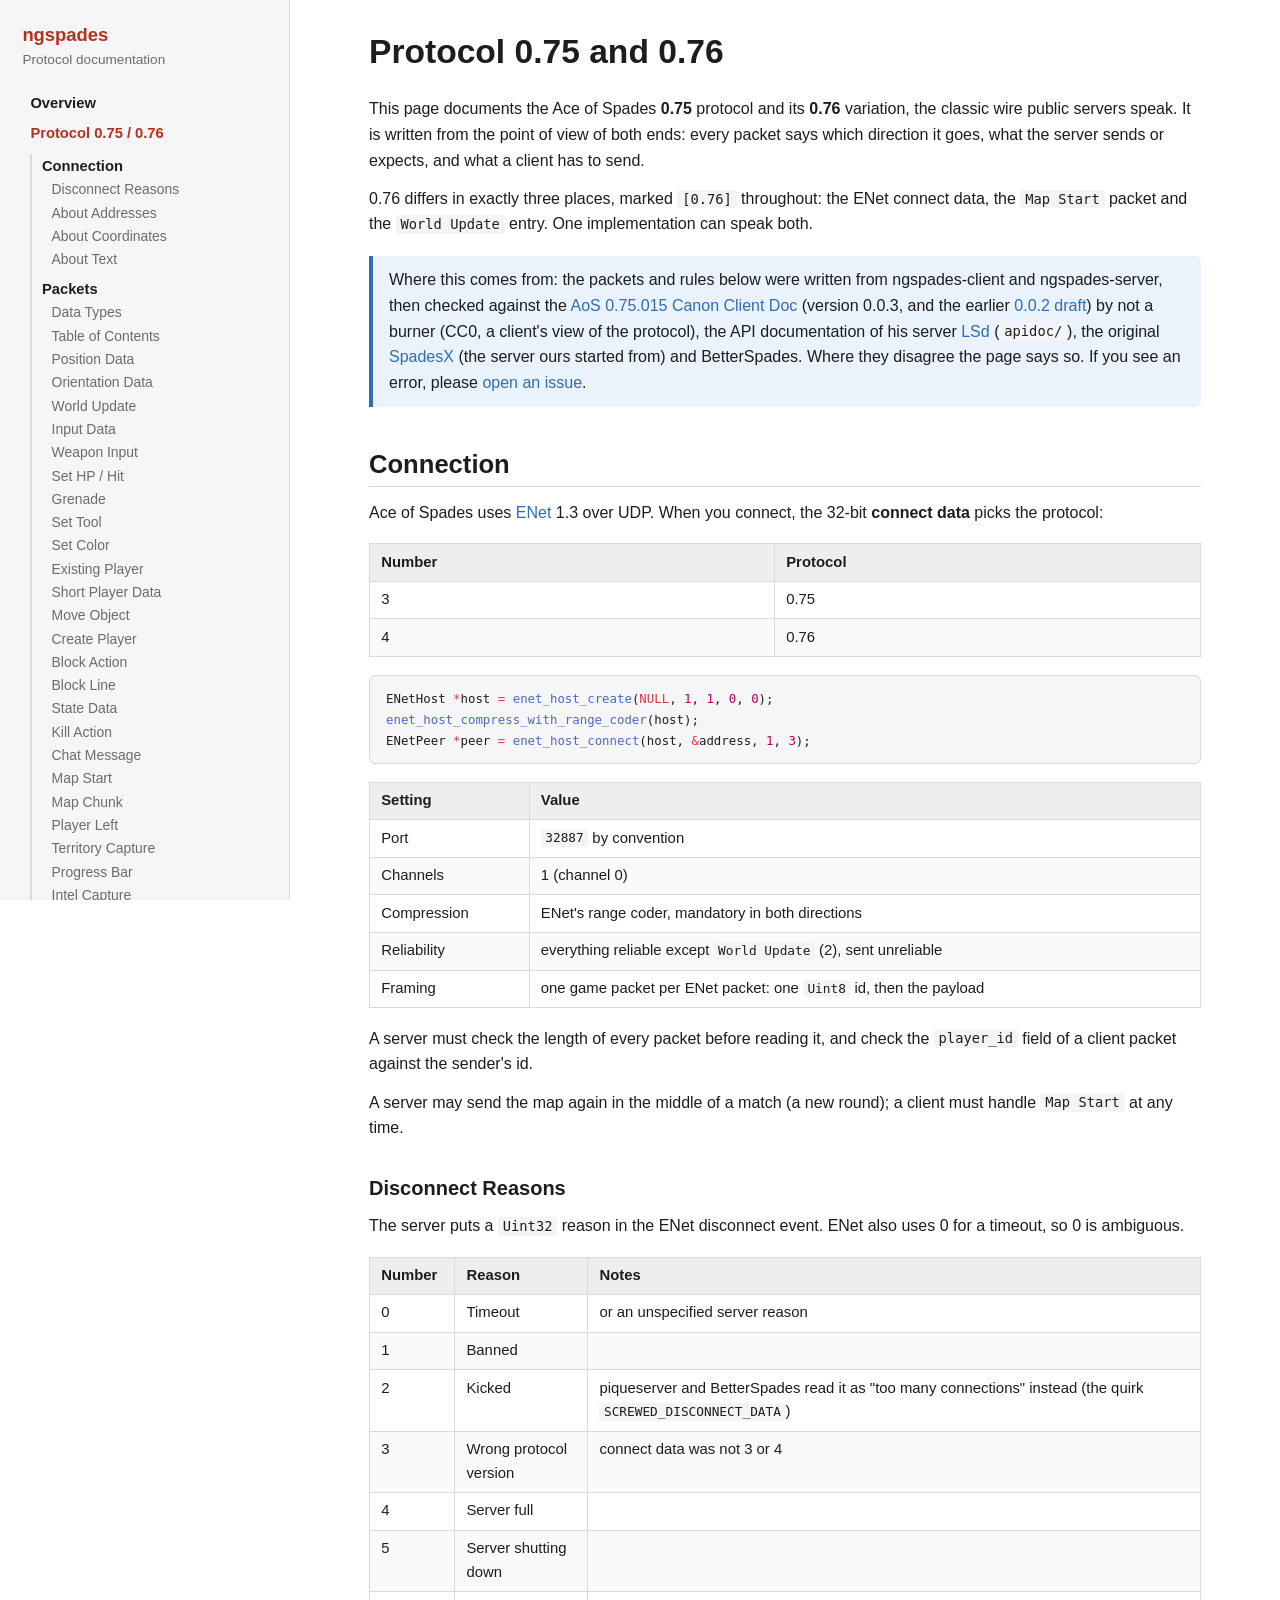
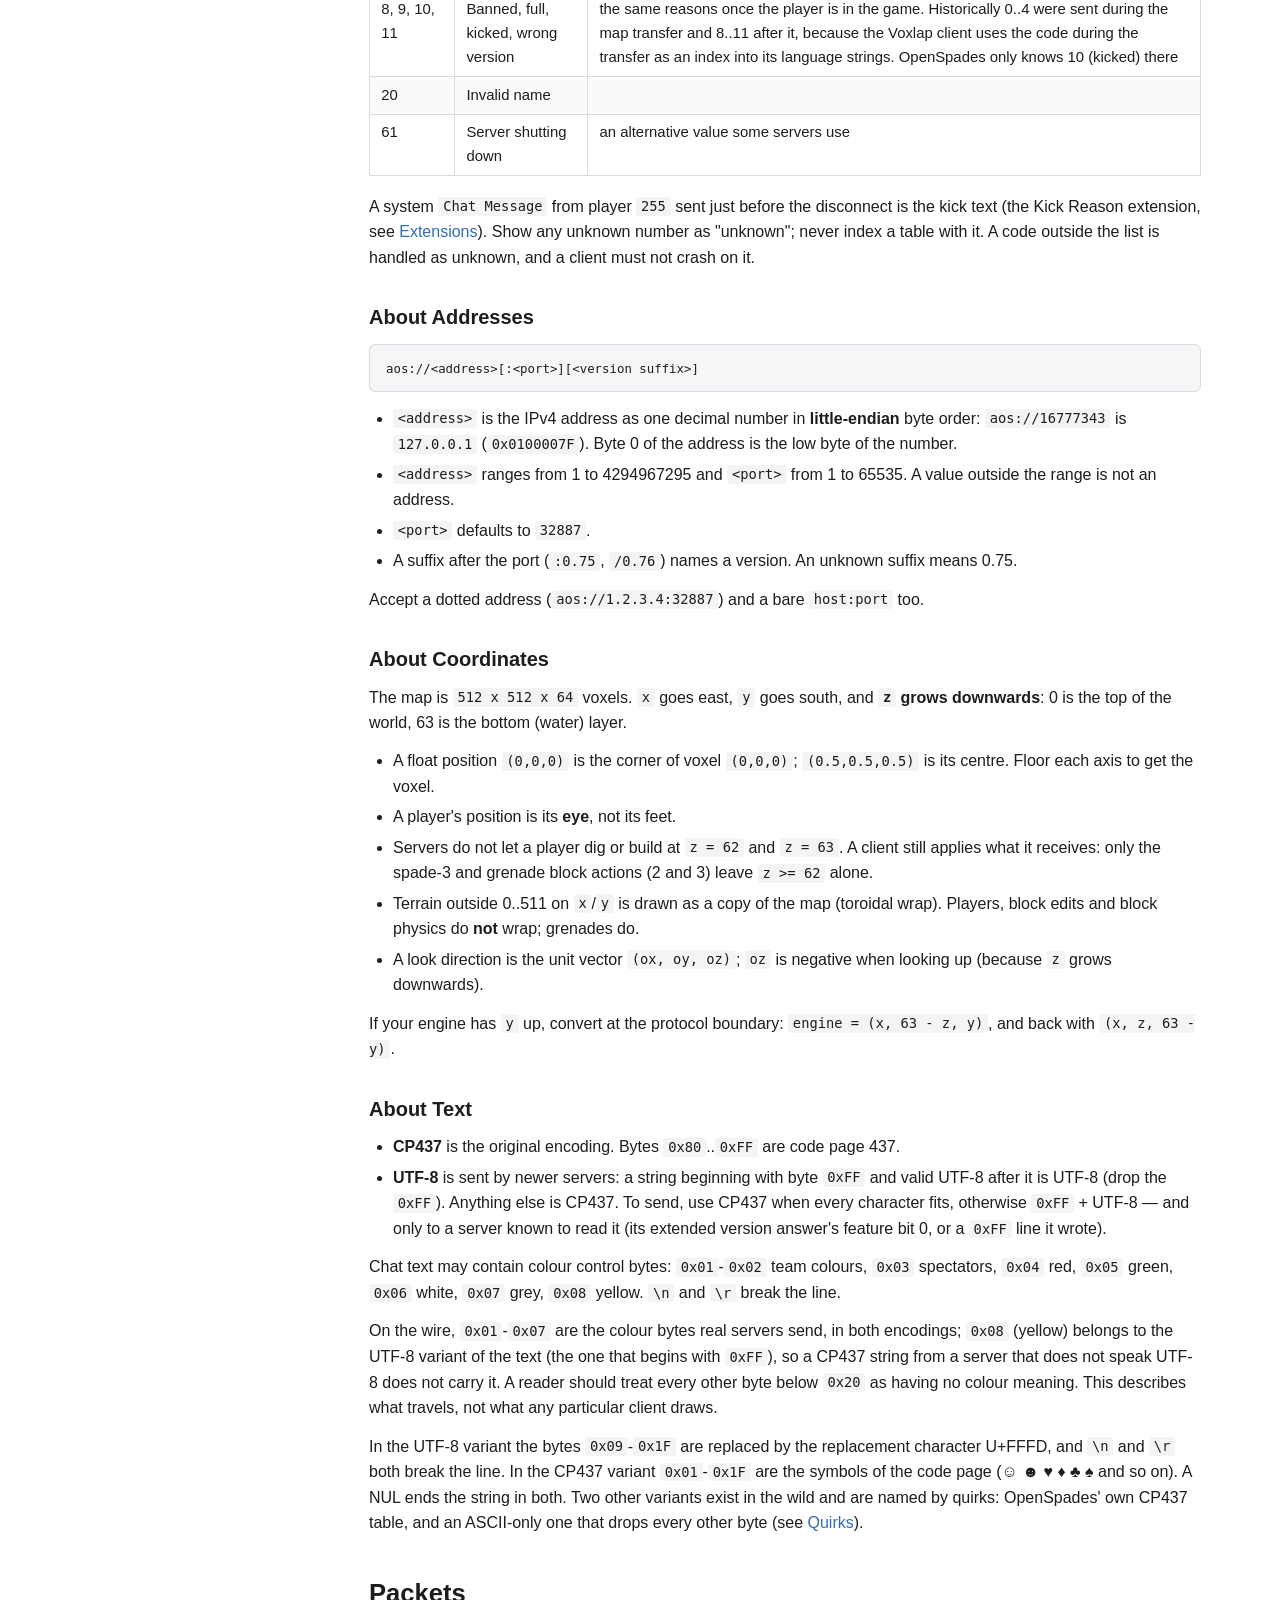
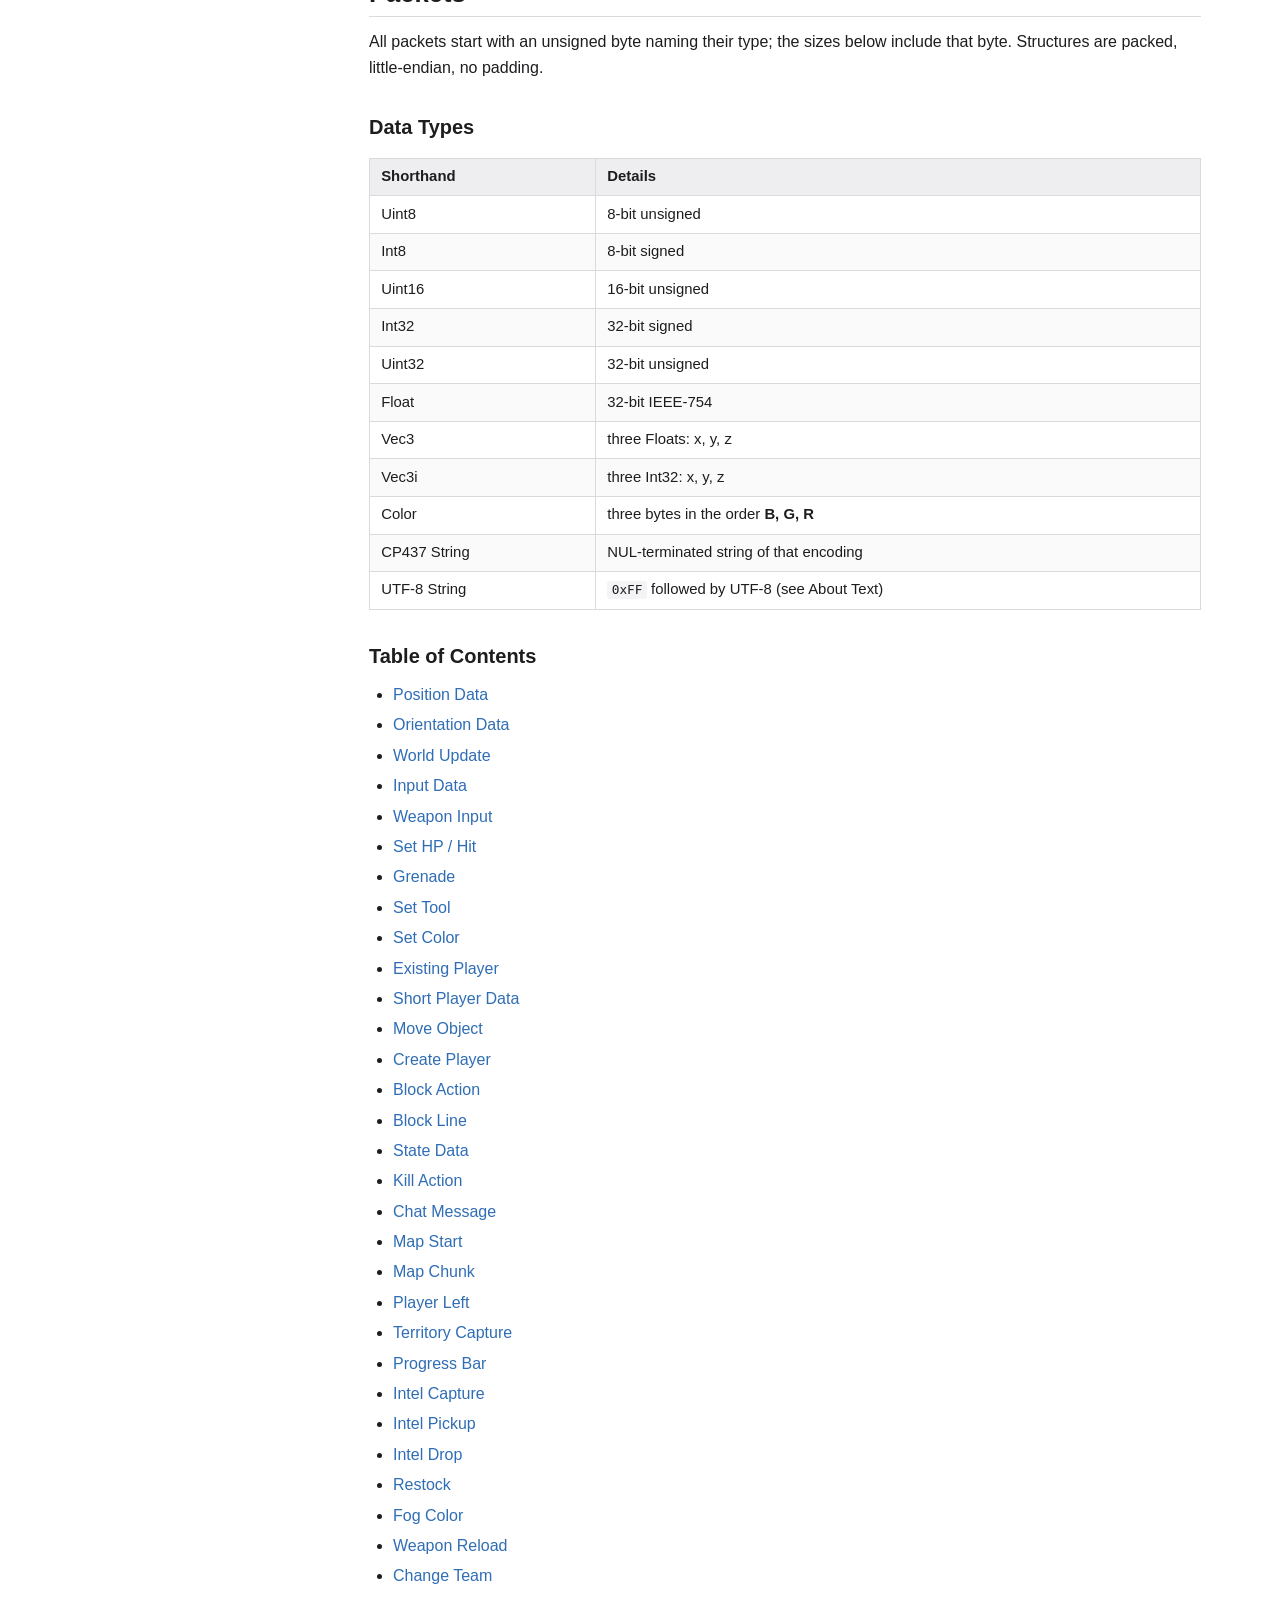
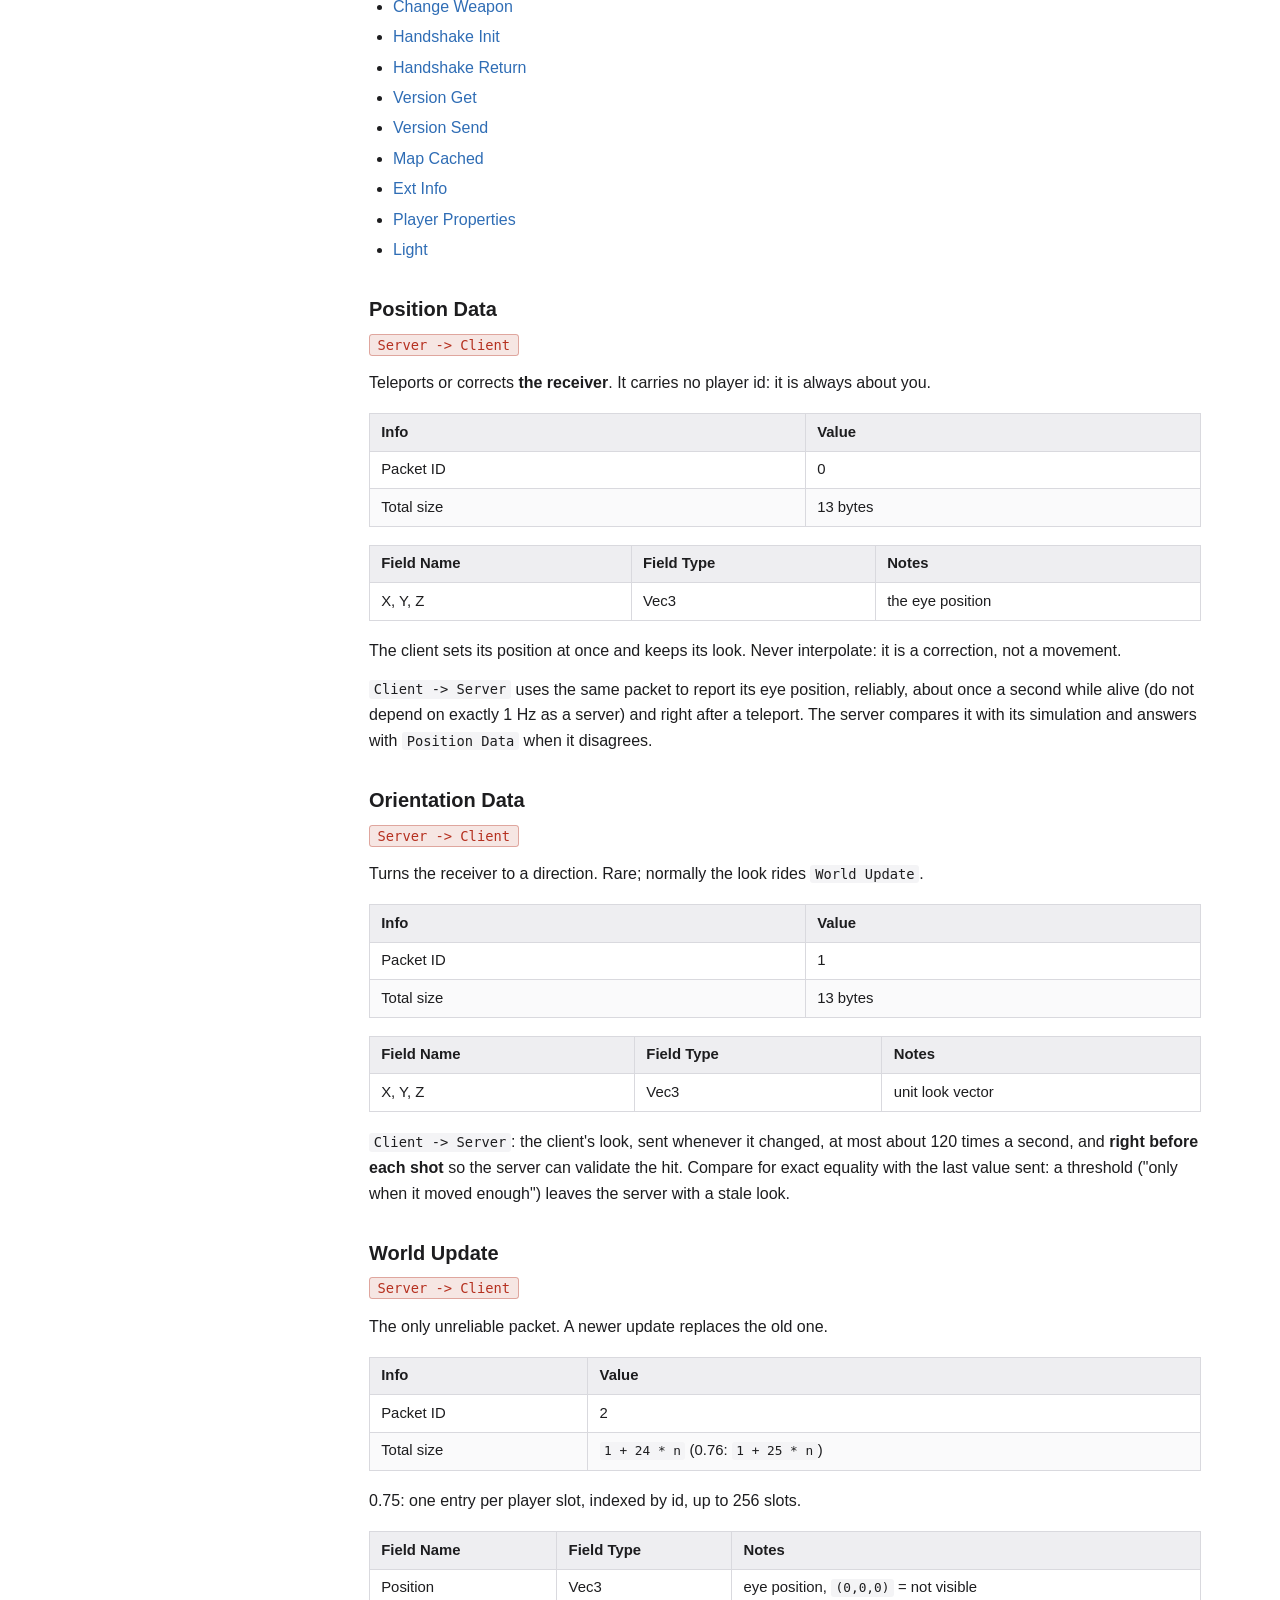
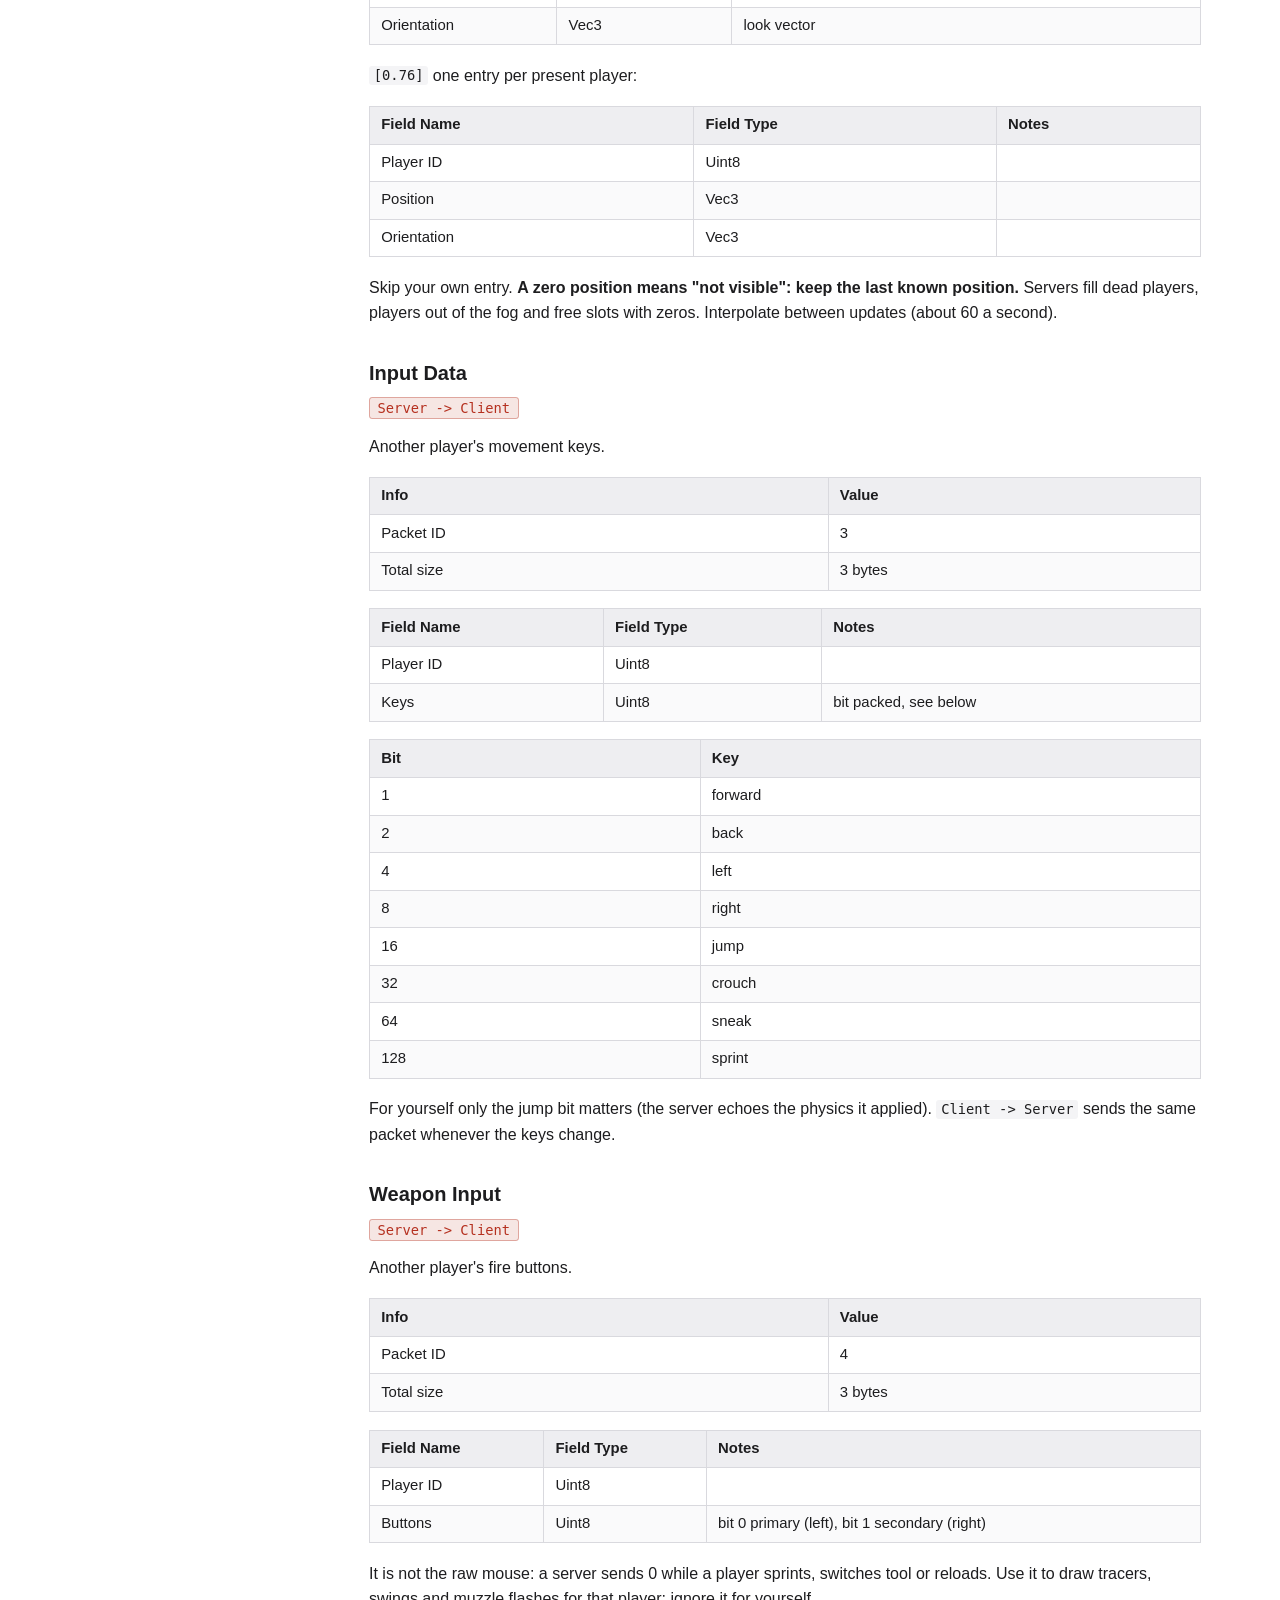
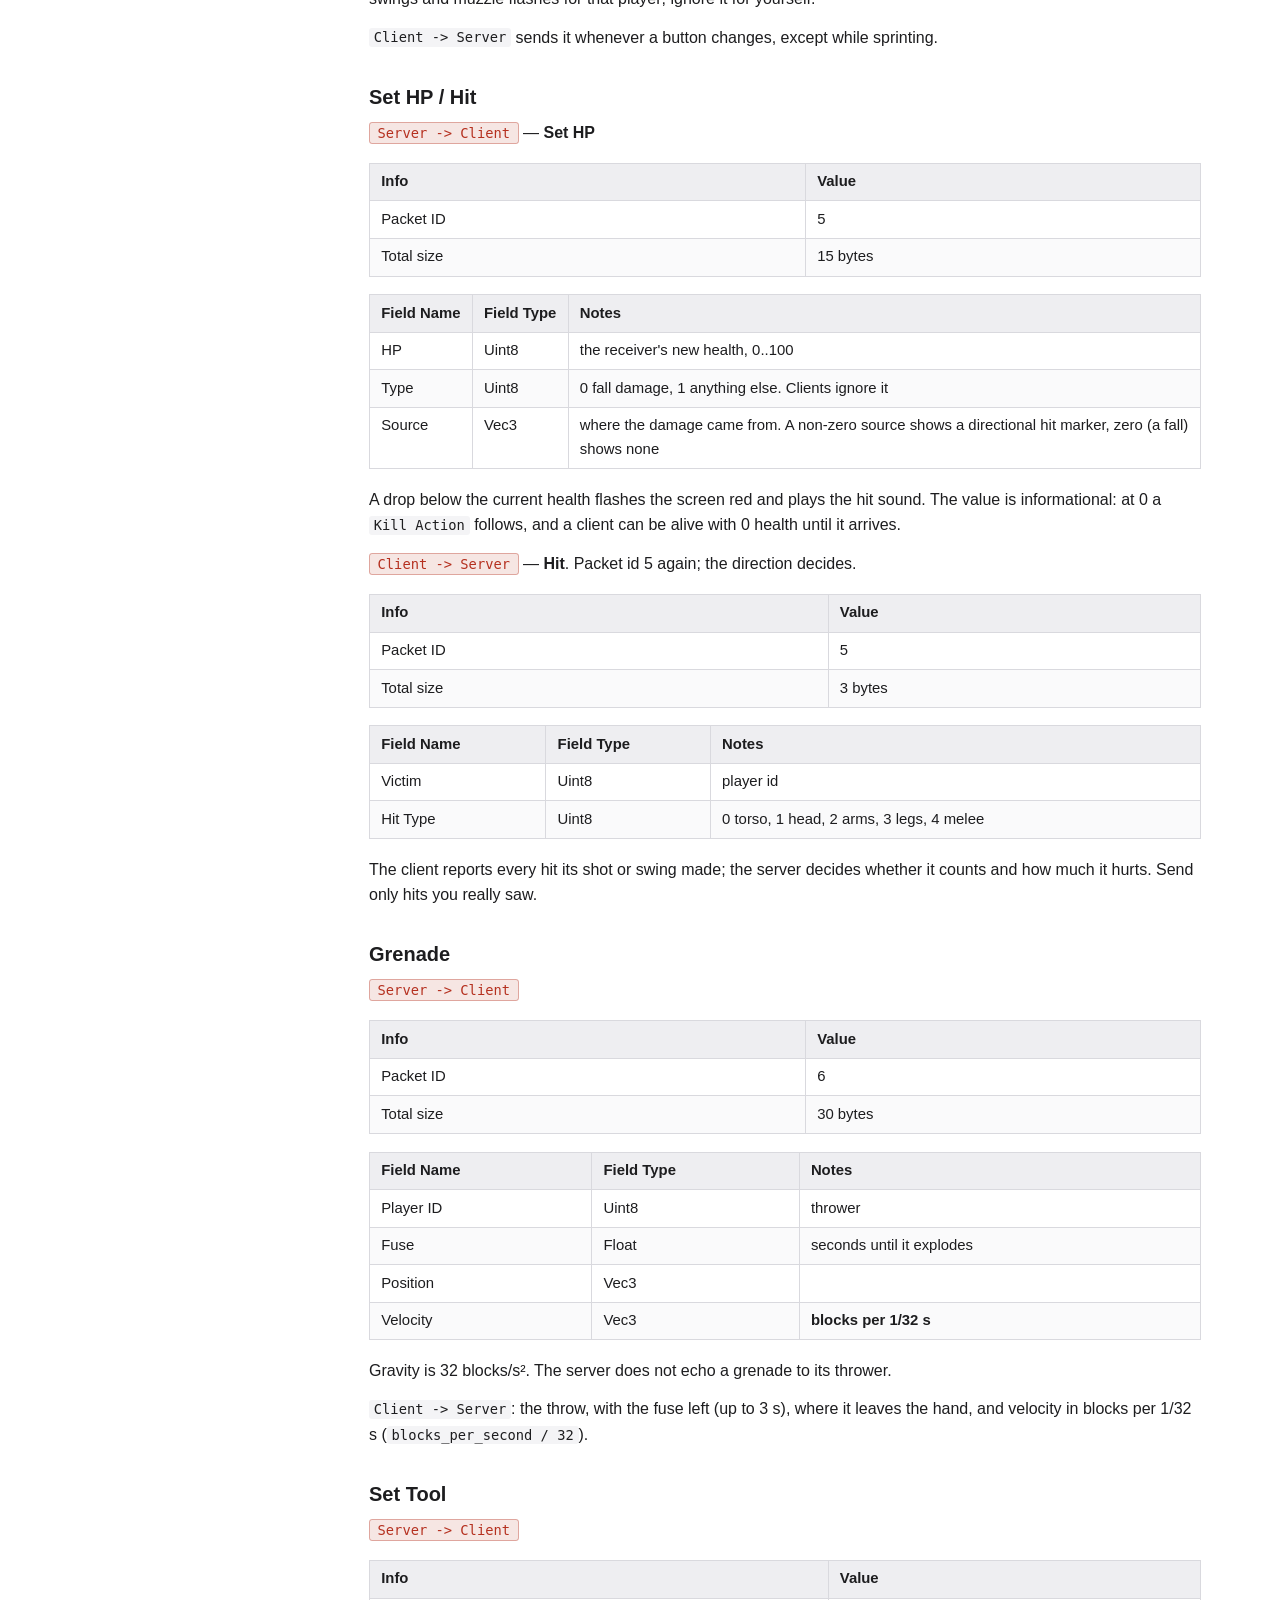
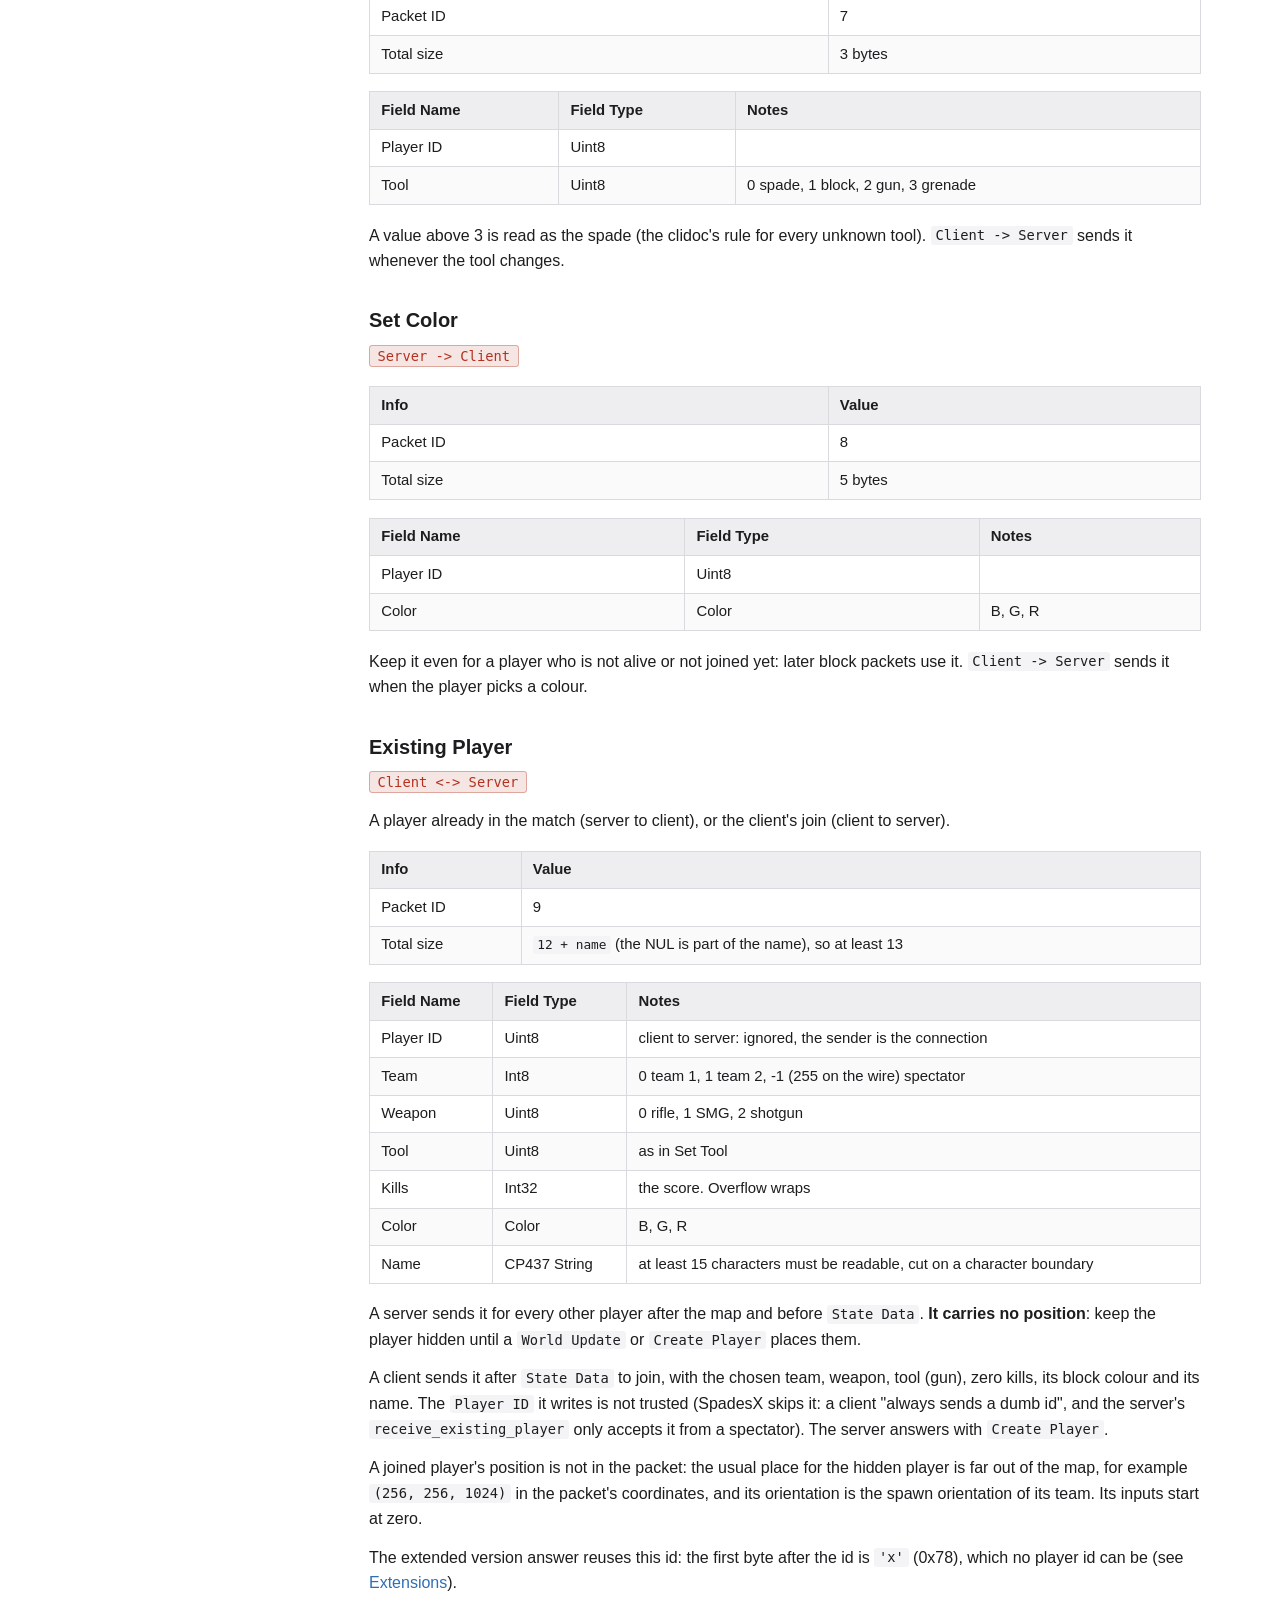
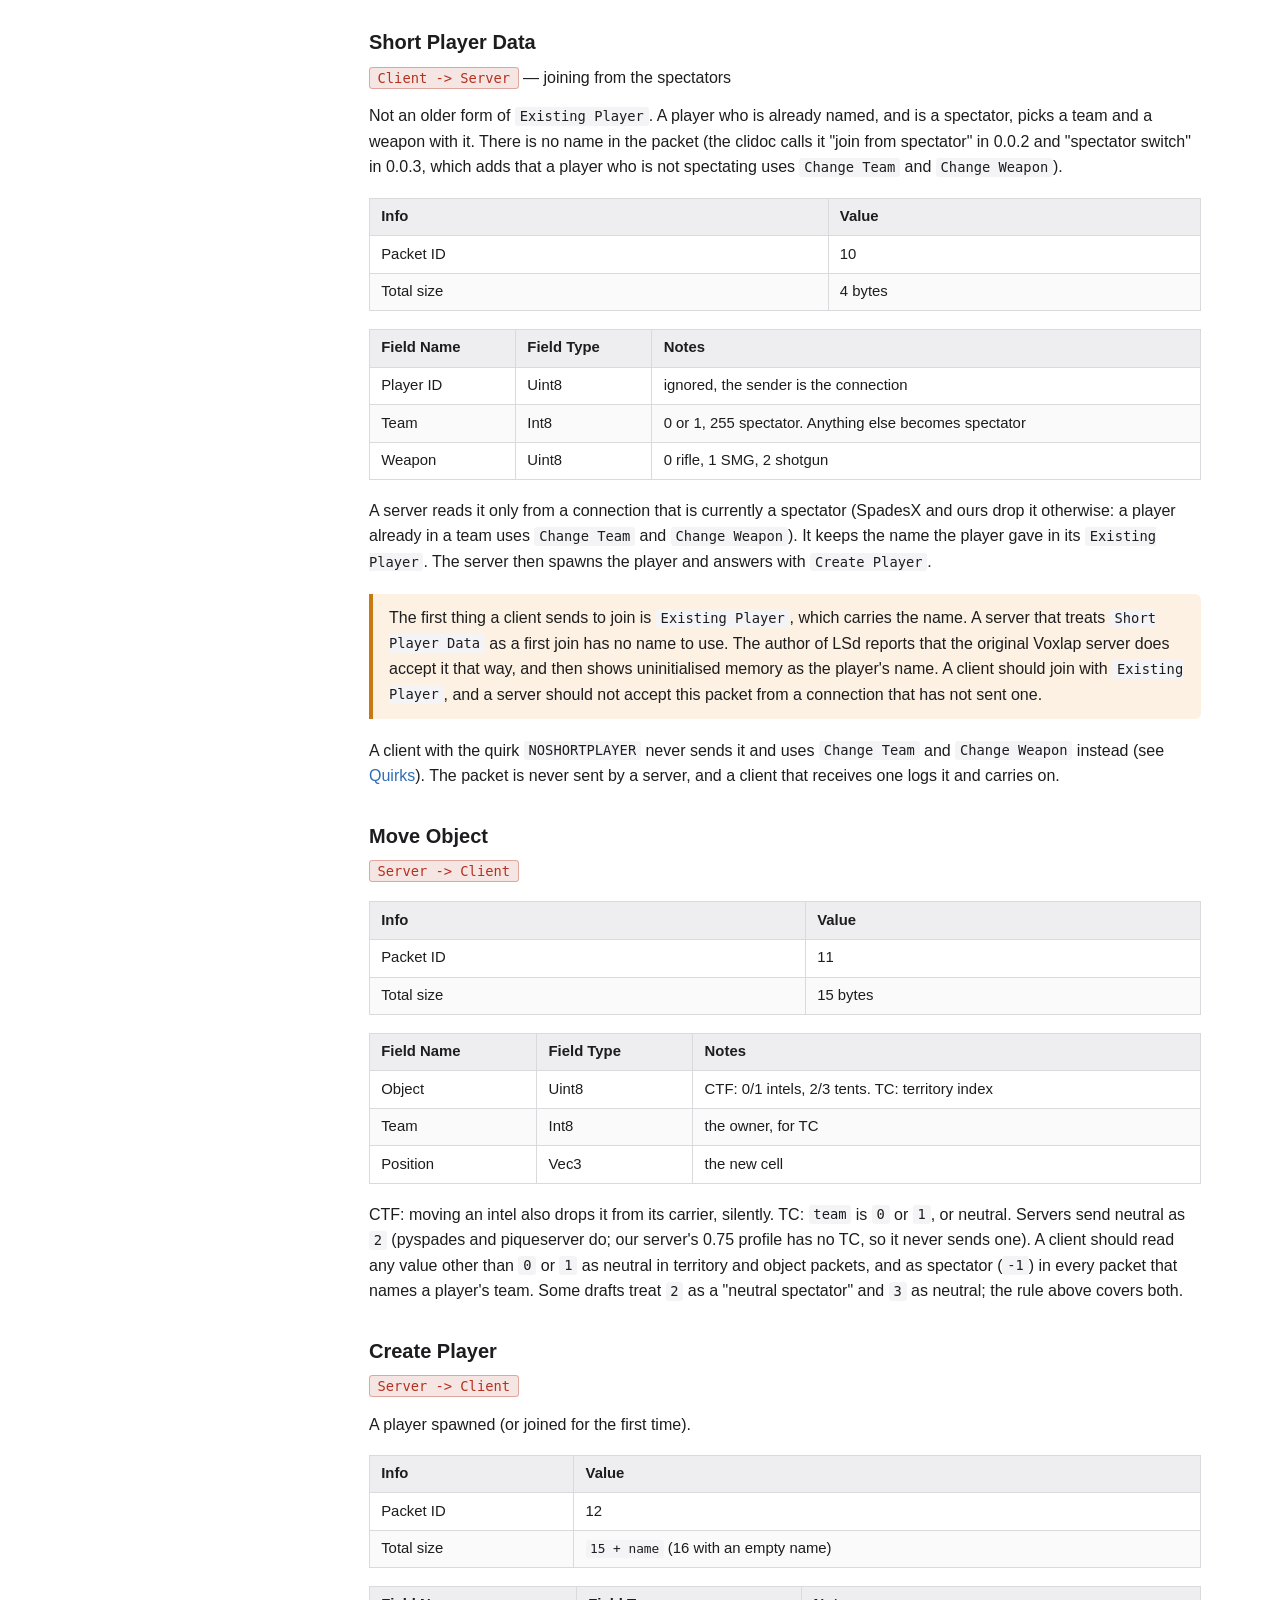
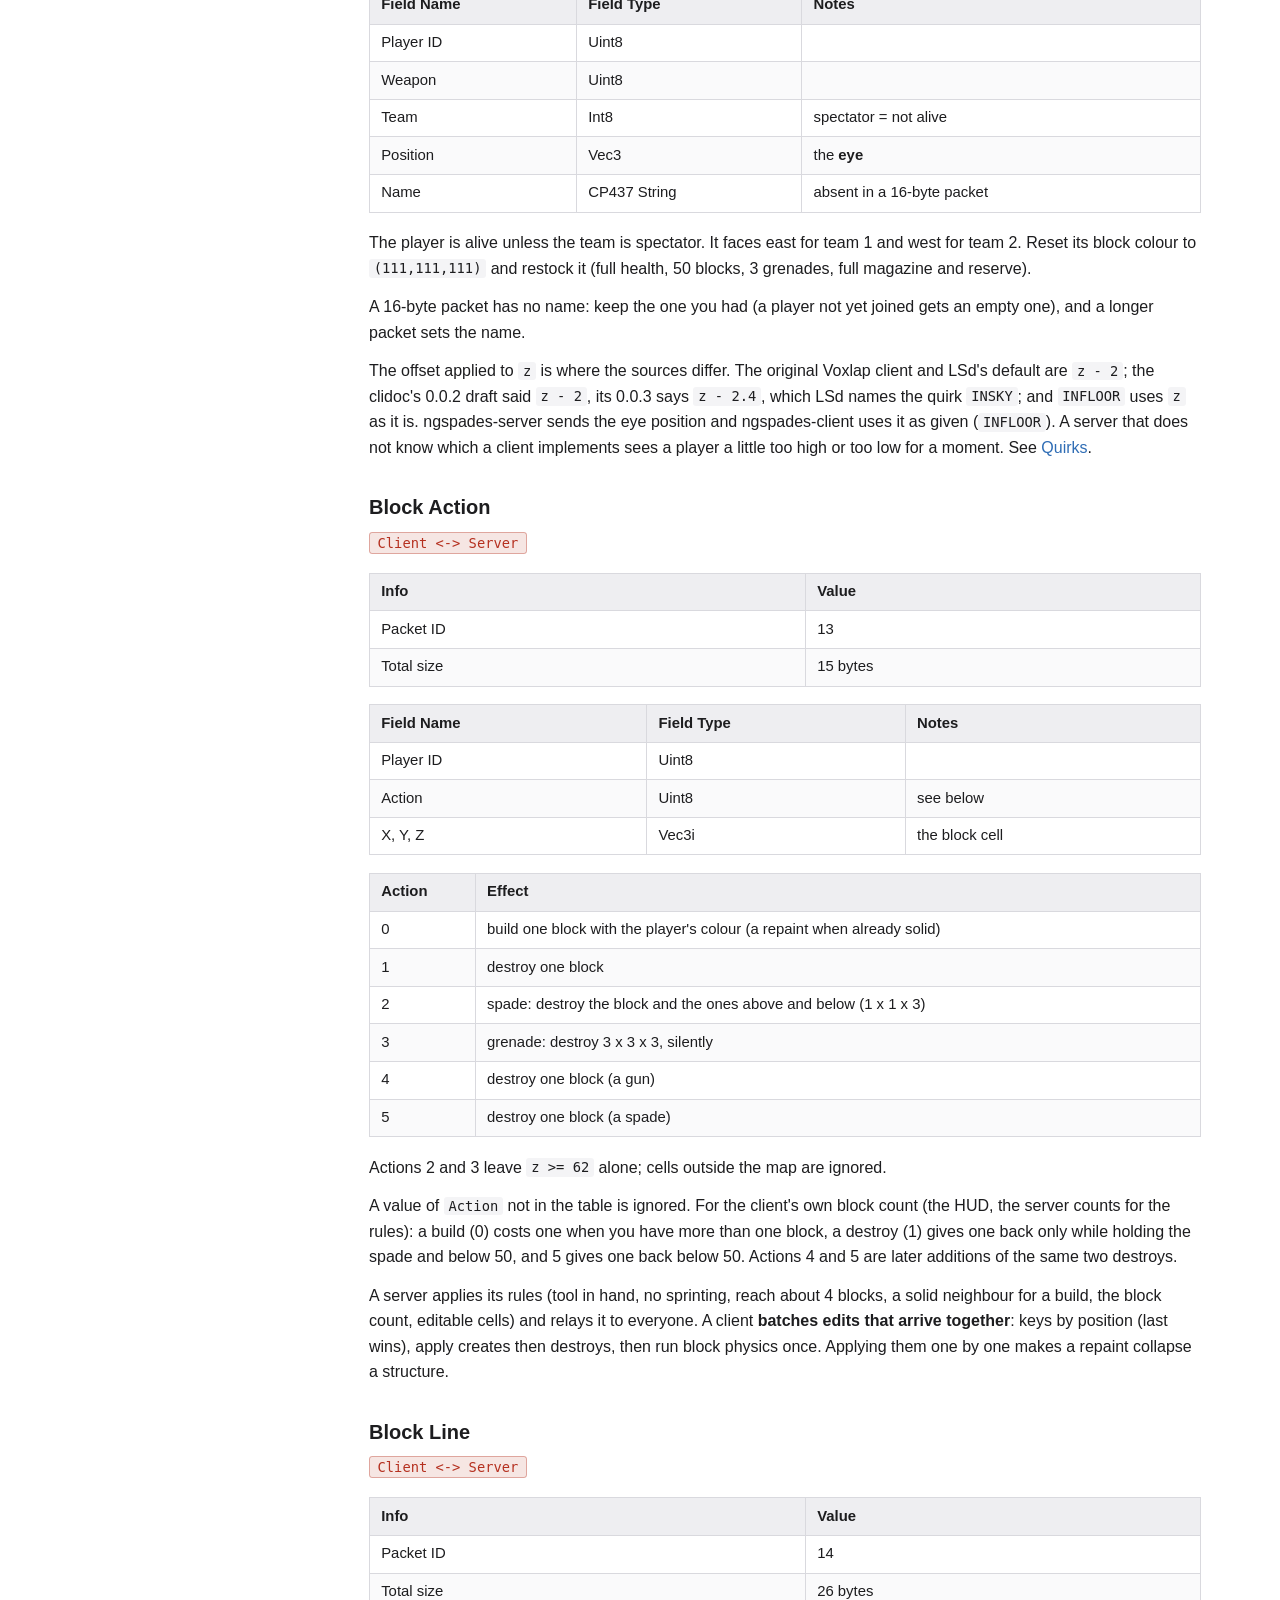
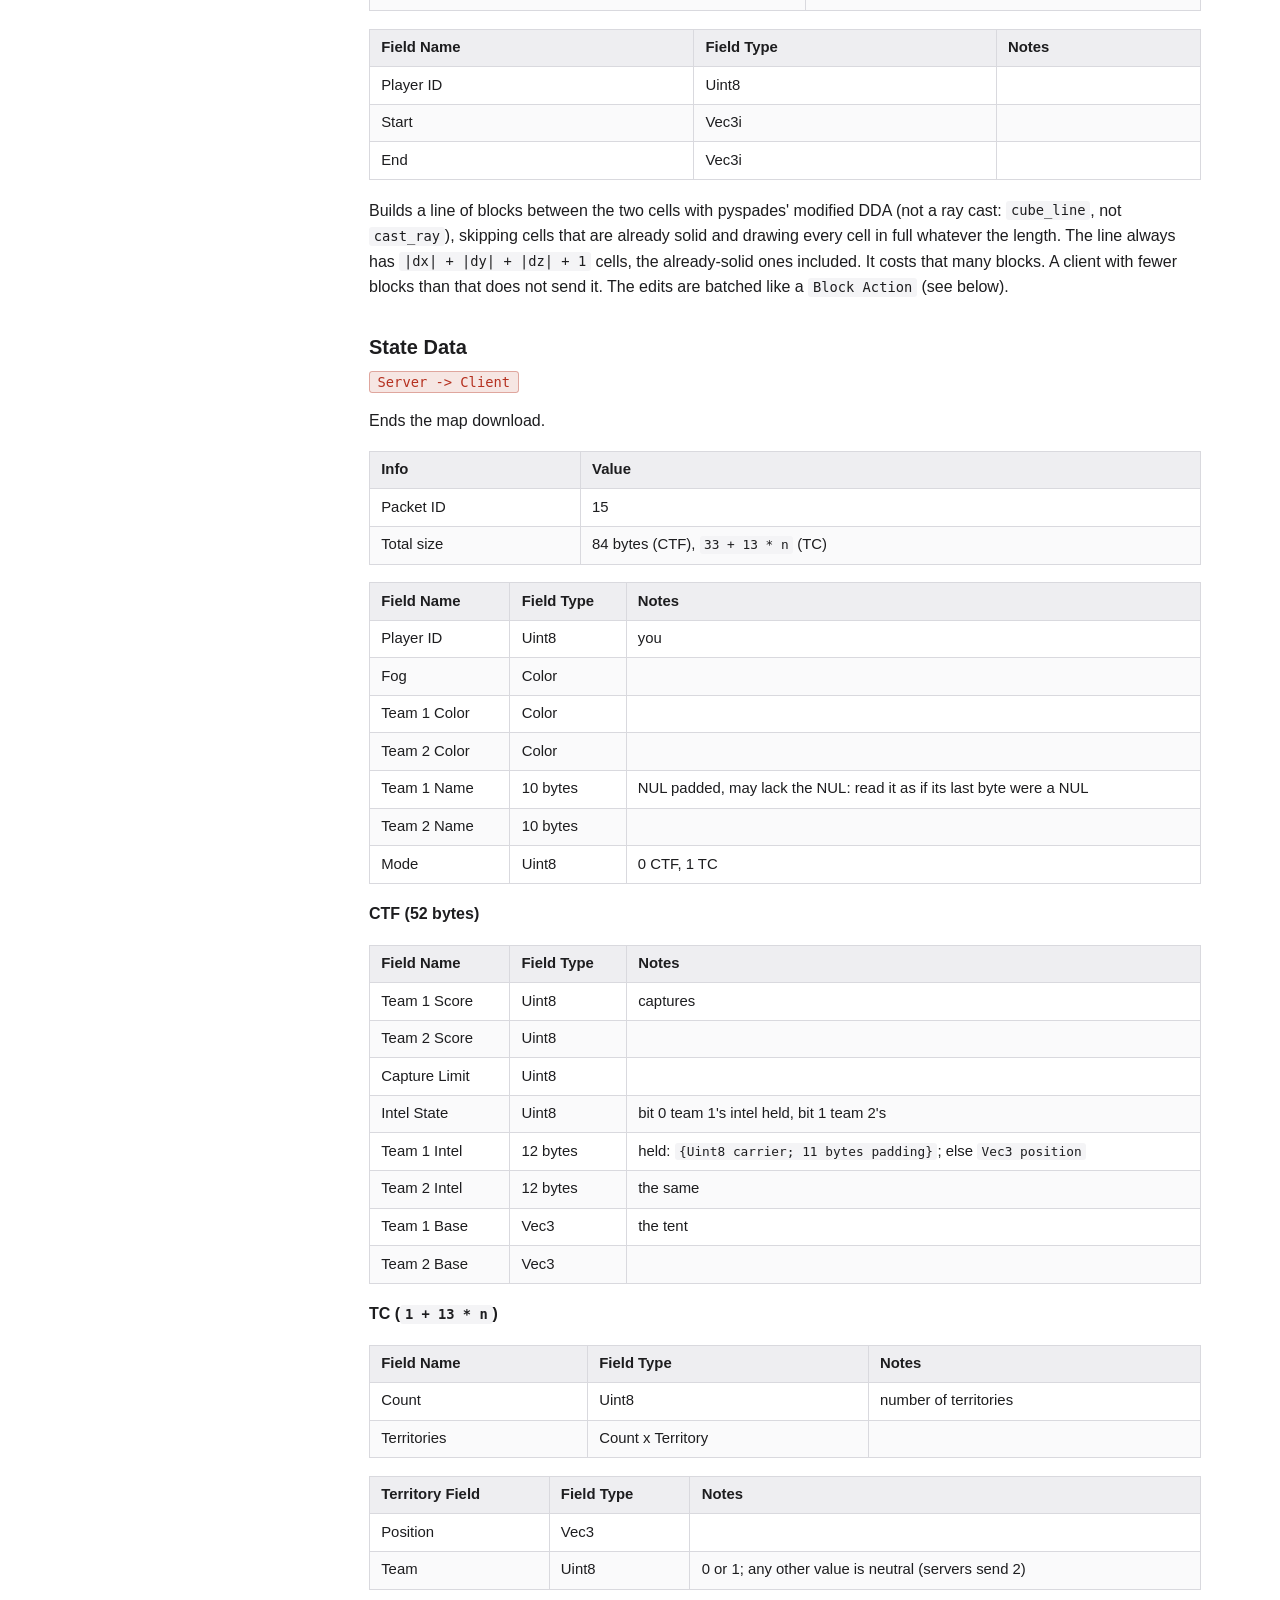
<file: protocol075/index.html>
<!DOCTYPE html><html lang="en"><head><meta charset="utf-8"><meta name="viewport" content="width=device-width, initial-scale=1"><title>Protocol 0.75 and 0.76 | ngspades Protocol Documentation</title><meta name="description" content="The Ace of Spades 0.75 wire protocol and its 0.76 variation: every packet, the game rules and how to write a server."><link rel="canonical" href="https://ngspades.github.io/protocol/protocol075.html"><link rel="stylesheet" href="../style.css"></head><body><div class="layout"><nav class="sidebar"><a class="brand" href="../index.html">ngspades</a><p class="brand-sub">Protocol documentation</p><ul class="pages"><li class><a href="../index.html">Overview</a></li><li class="current"><a href="#">Protocol 0.75 / 0.76</a><ul class="toc"><li class="l1"><a href="#connection">Connection</a></li><li class="l2"><a href="#disconnect-reasons">Disconnect Reasons</a></li><li class="l2"><a href="#about-addresses">About Addresses</a></li><li class="l2"><a href="#about-coordinates">About Coordinates</a></li><li class="l2"><a href="#about-text">About Text</a></li><li class="l1"><a href="#packets">Packets</a></li><li class="l2"><a href="#data-types">Data Types</a></li><li class="l2"><a href="#table-of-contents">Table of Contents</a></li><li class="l2"><a href="#position-data">Position Data</a></li><li class="l2"><a href="#orientation-data">Orientation Data</a></li><li class="l2"><a href="#world-update">World Update</a></li><li class="l2"><a href="#input-data">Input Data</a></li><li class="l2"><a href="#weapon-input">Weapon Input</a></li><li class="l2"><a href="#set-hp--hit">Set HP / Hit</a></li><li class="l2"><a href="#grenade">Grenade</a></li><li class="l2"><a href="#set-tool">Set Tool</a></li><li class="l2"><a href="#set-color">Set Color</a></li><li class="l2"><a href="#existing-player">Existing Player</a></li><li class="l2"><a href="#short-player-data">Short Player Data</a></li><li class="l2"><a href="#move-object">Move Object</a></li><li class="l2"><a href="#create-player">Create Player</a></li><li class="l2"><a href="#block-action">Block Action</a></li><li class="l2"><a href="#block-line">Block Line</a></li><li class="l2"><a href="#state-data">State Data</a></li><li class="l2"><a href="#kill-action">Kill Action</a></li><li class="l2"><a href="#chat-message">Chat Message</a></li><li class="l2"><a href="#map-start">Map Start</a></li><li class="l2"><a href="#map-chunk">Map Chunk</a></li><li class="l2"><a href="#player-left">Player Left</a></li><li class="l2"><a href="#territory-capture">Territory Capture</a></li><li class="l2"><a href="#progress-bar">Progress Bar</a></li><li class="l2"><a href="#intel-capture">Intel Capture</a></li><li class="l2"><a href="#intel-pickup">Intel Pickup</a></li><li class="l2"><a href="#intel-drop">Intel Drop</a></li><li class="l2"><a href="#restock">Restock</a></li><li class="l2"><a href="#fog-color">Fog Color</a></li><li class="l2"><a href="#weapon-reload">Weapon Reload</a></li><li class="l2"><a href="#change-team">Change Team</a></li><li class="l2"><a href="#change-weapon">Change Weapon</a></li><li class="l2"><a href="#handshake-init">Handshake Init</a></li><li class="l2"><a href="#handshake-return">Handshake Return</a></li><li class="l2"><a href="#version-get">Version Get</a></li><li class="l2"><a href="#version-send">Version Send</a></li><li class="l2"><a href="#map-cached">Map Cached</a></li><li class="l2"><a href="#ext-info">Ext Info</a></li><li class="l2"><a href="#player-properties">Player Properties</a></li><li class="l2"><a href="#light">Light</a></li><li class="l1"><a href="#quirks">Quirks</a></li><li class="l1"><a href="#game-rules">Game Rules</a></li><li class="l2"><a href="#players">Players</a></li><li class="l2"><a href="#fog">Fog</a></li><li class="l2"><a href="#block-physics">Block Physics</a></li><li class="l2"><a href="#damage-death-and-respawn">Damage, Death and Respawn</a></li><li class="l2"><a href="#blocks">Blocks</a></li><li class="l2"><a href="#weapons">Weapons</a></li><li class="l2"><a href="#ctf">CTF</a></li><li class="l2"><a href="#tc">TC</a></li><li class="l1"><a href="#server-list">Server List</a></li><li class="l1"><a href="#writing-a-server">Writing a Server</a></li><li class="l1"><a href="#other-resources">Other Resources</a></li></ul></li><li class><a href="../protocol10.html">Protocol 1.0</a></li><li class><a href="../extensions.html">Extensions</a></li><li class><a href="../protocolmaster.html">Master Server</a></li><li class><a href="../protocolping.html">Ping</a></li></ul><p class="side-links"><a href="../pdf/ngspades-protocol.pdf">Download as PDF</a><a href="https://github.com/ngspades/protocol">Source on GitHub</a><a href="https://github.com/ngspades/protocol/tree/main/examples">C and Godot examples</a></p></nav><main><article class="doc"><h1>Protocol 0.75 and 0.76</h1><p>This page documents the Ace of Spades <strong>0.75</strong> protocol and its <strong>0.76</strong> variation, the classic wire public servers speak. It is written from the point of view of both ends: every packet says which direction it goes, what the server sends or expects, and what a client has to send.</p><p>0.76 differs in exactly three places, marked <code>[0.76]</code> throughout: the ENet connect data, the <code>Map Start</code> packet and the <code>World Update</code> entry. One implementation can speak both.</p><div class="callout note">Where this comes from: the packets and rules below were written from ngspades-client and ngspades-server, then checked against the <a href="https://notaburner.mooo.com/assets/clidoc3.html">AoS 0.75.015 Canon Client Doc</a> (version 0.0.3, and the earlier <a href="https://notaburner.mooo.com/assets/clidoc_draft.html">0.0.2 draft</a>) by not a burner (CC0, a client's view of the protocol), the API documentation of his server <a href="https://66.135.15.57/lsd/">LSd</a> (<code>apidoc/</code>), the original <a href="https://github.com/SpadesX/SpadesX">SpadesX</a> (the server ours started from) and BetterSpades. Where they disagree the page says so. If you see an error, please <a href="https://github.com/ngspades/protocol/issues">open an issue</a>.</div><h2 id="connection"><a class="hl" href="#connection">Connection</a></h2><p>Ace of Spades uses <a href="http://enet.bespin.org/">ENet</a> 1.3 over UDP. When you connect, the 32-bit <strong>connect data</strong> picks the protocol:</p><div class="table-wrap"><table><thead><tr><th>Number</th><th>Protocol</th></tr></thead><tbody><tr><td>3</td><td>0.75</td></tr><tr><td>4</td><td>0.76</td></tr></tbody></table></div><pre><code data-lang="c">ENetHost <span style="color: #d73948">*</span>host <span style="color: #d73948">=</span> <span style="color: #4b69c6">enet_host_create</span>(<span style="color: #d73948">NULL</span>, <span style="color: #b60157">1</span>, <span style="color: #b60157">1</span>, <span style="color: #b60157">0</span>, <span style="color: #b60157">0</span>);
<span style="color: #4b69c6">enet_host_compress_with_range_coder</span>(host);
ENetPeer <span style="color: #d73948">*</span>peer <span style="color: #d73948">=</span> <span style="color: #4b69c6">enet_host_connect</span>(host, <span style="color: #d73948">&amp;</span>address, <span style="color: #b60157">1</span>, <span style="color: #b60157">3</span>);</code></pre><div class="table-wrap"><table><thead><tr><th>Setting</th><th>Value</th></tr></thead><tbody><tr><td>Port</td><td><code>32887</code> by convention</td></tr><tr><td>Channels</td><td>1 (channel 0)</td></tr><tr><td>Compression</td><td>ENet's range coder, mandatory in both directions</td></tr><tr><td>Reliability</td><td>everything reliable except <code>World Update</code> (2), sent unreliable</td></tr><tr><td>Framing</td><td>one game packet per ENet packet: one <code>Uint8</code> id, then the payload</td></tr></tbody></table></div><p>A server must check the length of every packet before reading it, and check the <code>player_id</code> field of a client packet against the sender's id.</p><p>A server may send the map again in the middle of a match (a new round); a client must handle <code>Map Start</code> at any time.</p><h3 id="disconnect-reasons"><a class="hl" href="#disconnect-reasons">Disconnect Reasons</a></h3><p>The server puts a <code>Uint32</code> reason in the ENet disconnect event. ENet also uses 0 for a timeout, so 0 is ambiguous.</p><div class="table-wrap"><table><thead><tr><th>Number</th><th>Reason</th><th>Notes</th></tr></thead><tbody><tr><td>0</td><td>Timeout</td><td>or an unspecified server reason</td></tr><tr><td>1</td><td>Banned</td><td></td></tr><tr><td>2</td><td>Kicked</td><td>piqueserver and BetterSpades read it as "too many connections" instead (the quirk <code>SCREWED_DISCONNECT_DATA</code>)</td></tr><tr><td>3</td><td>Wrong protocol version</td><td>connect data was not 3 or 4</td></tr><tr><td>4</td><td>Server full</td><td></td></tr><tr><td>5</td><td>Server shutting down</td><td></td></tr><tr><td>8, 9, 10, 11</td><td>Banned, full, kicked, wrong version</td><td>the same reasons once the player is in the game. Historically 0..4 were sent during the map transfer and 8..11 after it, because the Voxlap client uses the code during the transfer as an index into its language strings. OpenSpades only knows 10 (kicked) there</td></tr><tr><td>20</td><td>Invalid name</td><td></td></tr><tr><td>61</td><td>Server shutting down</td><td>an alternative value some servers use</td></tr></tbody></table></div><p>A system <code>Chat Message</code> from player <code>255</code> sent just before the disconnect is the kick text (the Kick Reason extension, see <a href="../extensions.html">Extensions</a>). Show any unknown number as "unknown"; never index a table with it. A code outside the list is handled as unknown, and a client must not crash on it.</p><h3 id="about-addresses"><a class="hl" href="#about-addresses">About Addresses</a></h3><pre><code>aos://&lt;address>[:&lt;port>][&lt;version suffix>]</code></pre><ul><li><code>&lt;address></code> is the IPv4 address as one decimal number in <strong>little-endian</strong> byte order: <code>aos://16777343</code> is <code>127.0.0.1</code> (<code>0x0100007F</code>). Byte 0 of the address is the low byte of the number.</li><li><code>&lt;address></code> ranges from 1 to 4294967295 and <code>&lt;port></code> from 1 to 65535. A value outside the range is not an address.</li><li><code>&lt;port></code> defaults to <code>32887</code>.</li><li>A suffix after the port (<code>:0.75</code>, <code>/0.76</code>) names a version. An unknown suffix means 0.75.</li></ul><p>Accept a dotted address (<code>aos://1.2.3.4:32887</code>) and a bare <code>host:port</code> too.</p><h3 id="about-coordinates"><a class="hl" href="#about-coordinates">About Coordinates</a></h3><p>The map is <code>512 x 512 x 64</code> voxels. <code>x</code> goes east, <code>y</code> goes south, and <strong><code>z</code> grows downwards</strong>: 0 is the top of the world, 63 is the bottom (water) layer.</p><ul><li>A float position <code>(0,0,0)</code> is the corner of voxel <code>(0,0,0)</code>; <code>(0.5,0.5,0.5)</code> is its centre. Floor each axis to get the voxel.</li><li>A player's position is its <strong>eye</strong>, not its feet.</li><li>Servers do not let a player dig or build at <code>z = 62</code> and <code>z = 63</code>. A client still applies what it receives: only the spade-3 and grenade block actions (2 and 3) leave <code>z >= 62</code> alone.</li><li>Terrain outside 0..511 on <code>x</code>/<code>y</code> is drawn as a copy of the map (toroidal wrap). Players, block edits and block physics do <strong>not</strong> wrap; grenades do.</li><li>A look direction is the unit vector <code>(ox, oy, oz)</code>; <code>oz</code> is negative when looking up (because <code>z</code> grows downwards).</li></ul><p>If your engine has <code>y</code> up, convert at the protocol boundary: <code>engine = (x, 63 - z, y)</code>, and back with <code>(x, z, 63 - y)</code>.</p><h3 id="about-text"><a class="hl" href="#about-text">About Text</a></h3><ul><li><strong>CP437</strong> is the original encoding. Bytes <code>0x80</code>..<code>0xFF</code> are code page 437.</li><li><strong>UTF-8</strong> is sent by newer servers: a string beginning with byte <code>0xFF</code> and valid UTF-8 after it is UTF-8 (drop the <code>0xFF</code>). Anything else is CP437. To send, use CP437 when every character fits, otherwise <code>0xFF</code> + UTF-8 — and only to a server known to read it (its extended version answer's feature bit 0, or a <code>0xFF</code> line it wrote).</li></ul><p>Chat text may contain colour control bytes: <code>0x01</code>-<code>0x02</code> team colours, <code>0x03</code> spectators, <code>0x04</code> red, <code>0x05</code> green, <code>0x06</code> white, <code>0x07</code> grey, <code>0x08</code> yellow. <code>\n</code> and <code>\r</code> break the line.</p><p>On the wire, <code>0x01</code>-<code>0x07</code> are the colour bytes real servers send, in both encodings; <code>0x08</code> (yellow) belongs to the UTF-8 variant of the text (the one that begins with <code>0xFF</code>), so a CP437 string from a server that does not speak UTF-8 does not carry it. A reader should treat every other byte below <code>0x20</code> as having no colour meaning. This describes what travels, not what any particular client draws.</p><p>In the UTF-8 variant the bytes <code>0x09</code>-<code>0x1F</code> are replaced by the replacement character U+FFFD, and <code>\n</code> and <code>\r</code> both break the line. In the CP437 variant <code>0x01</code>-<code>0x1F</code> are the symbols of the code page (☺ ☻ ♥ ♦ ♣ ♠ and so on). A NUL ends the string in both. Two other variants exist in the wild and are named by quirks: OpenSpades' own CP437 table, and an ASCII-only one that drops every other byte (see <a href="#quirks">Quirks</a>).</p><h2 id="packets"><a class="hl" href="#packets">Packets</a></h2><p>All packets start with an unsigned byte naming their type; the sizes below include that byte. Structures are packed, little-endian, no padding.</p><h3 id="data-types"><a class="hl" href="#data-types">Data Types</a></h3><div class="table-wrap"><table><thead><tr><th>Shorthand</th><th>Details</th></tr></thead><tbody><tr><td>Uint8</td><td>8-bit unsigned</td></tr><tr><td>Int8</td><td>8-bit signed</td></tr><tr><td>Uint16</td><td>16-bit unsigned</td></tr><tr><td>Int32</td><td>32-bit signed</td></tr><tr><td>Uint32</td><td>32-bit unsigned</td></tr><tr><td>Float</td><td>32-bit IEEE-754</td></tr><tr><td>Vec3</td><td>three Floats: x, y, z</td></tr><tr><td>Vec3i</td><td>three Int32: x, y, z</td></tr><tr><td>Color</td><td>three bytes in the order <strong>B, G, R</strong></td></tr><tr><td>CP437 String</td><td>NUL-terminated string of that encoding</td></tr><tr><td>UTF-8 String</td><td><code>0xFF</code> followed by UTF-8 (see About Text)</td></tr></tbody></table></div><h3 id="table-of-contents"><a class="hl" href="#table-of-contents">Table of Contents</a></h3><ul><li><a href="#position-data">Position Data</a></li><li><a href="#orientation-data">Orientation Data</a></li><li><a href="#world-update">World Update</a></li><li><a href="#input-data">Input Data</a></li><li><a href="#weapon-input">Weapon Input</a></li><li><a href="#set-hp--hit">Set HP / Hit</a></li><li><a href="#grenade">Grenade</a></li><li><a href="#set-tool">Set Tool</a></li><li><a href="#set-color">Set Color</a></li><li><a href="#existing-player">Existing Player</a></li><li><a href="#short-player-data">Short Player Data</a></li><li><a href="#move-object">Move Object</a></li><li><a href="#create-player">Create Player</a></li><li><a href="#block-action">Block Action</a></li><li><a href="#block-line">Block Line</a></li><li><a href="#state-data">State Data</a></li><li><a href="#kill-action">Kill Action</a></li><li><a href="#chat-message">Chat Message</a></li><li><a href="#map-start">Map Start</a></li><li><a href="#map-chunk">Map Chunk</a></li><li><a href="#player-left">Player Left</a></li><li><a href="#territory-capture">Territory Capture</a></li><li><a href="#progress-bar">Progress Bar</a></li><li><a href="#intel-capture">Intel Capture</a></li><li><a href="#intel-pickup">Intel Pickup</a></li><li><a href="#intel-drop">Intel Drop</a></li><li><a href="#restock">Restock</a></li><li><a href="#fog-color">Fog Color</a></li><li><a href="#weapon-reload">Weapon Reload</a></li><li><a href="#change-team">Change Team</a></li><li><a href="#change-weapon">Change Weapon</a></li><li><a href="#handshake-init">Handshake Init</a></li><li><a href="#handshake-return">Handshake Return</a></li><li><a href="#version-get">Version Get</a></li><li><a href="#version-send">Version Send</a></li><li><a href="#map-cached">Map Cached</a></li><li><a href="#ext-info">Ext Info</a></li><li><a href="#player-properties">Player Properties</a></li><li><a href="#light">Light</a></li></ul><h3 id="position-data"><a class="hl" href="#position-data">Position Data</a></h3><p class="dir"><code class="dir-badge">Server -> Client</code></p><p>Teleports or corrects <strong>the receiver</strong>. It carries no player id: it is always about you.</p><div class="table-wrap"><table><thead><tr><th>Info</th><th>Value</th></tr></thead><tbody><tr><td>Packet ID</td><td>0</td></tr><tr><td>Total size</td><td>13 bytes</td></tr></tbody></table></div><div class="table-wrap"><table><thead><tr><th>Field Name</th><th>Field Type</th><th>Notes</th></tr></thead><tbody><tr><td>X, Y, Z</td><td>Vec3</td><td>the eye position</td></tr></tbody></table></div><p>The client sets its position at once and keeps its look. Never interpolate: it is a correction, not a movement.</p><p><code>Client -> Server</code> uses the same packet to report its eye position, reliably, about once a second while alive (do not depend on exactly 1 Hz as a server) and right after a teleport. The server compares it with its simulation and answers with <code>Position Data</code> when it disagrees.</p><h3 id="orientation-data"><a class="hl" href="#orientation-data">Orientation Data</a></h3><p class="dir"><code class="dir-badge">Server -> Client</code></p><p>Turns the receiver to a direction. Rare; normally the look rides <code>World Update</code>.</p><div class="table-wrap"><table><thead><tr><th>Info</th><th>Value</th></tr></thead><tbody><tr><td>Packet ID</td><td>1</td></tr><tr><td>Total size</td><td>13 bytes</td></tr></tbody></table></div><div class="table-wrap"><table><thead><tr><th>Field Name</th><th>Field Type</th><th>Notes</th></tr></thead><tbody><tr><td>X, Y, Z</td><td>Vec3</td><td>unit look vector</td></tr></tbody></table></div><p><code>Client -> Server</code>: the client's look, sent whenever it changed, at most about 120 times a second, and <strong>right before each shot</strong> so the server can validate the hit. Compare for exact equality with the last value sent: a threshold ("only when it moved enough") leaves the server with a stale look.</p><h3 id="world-update"><a class="hl" href="#world-update">World Update</a></h3><p class="dir"><code class="dir-badge">Server -> Client</code></p><p>The only unreliable packet. A newer update replaces the old one.</p><div class="table-wrap"><table><thead><tr><th>Info</th><th>Value</th></tr></thead><tbody><tr><td>Packet ID</td><td>2</td></tr><tr><td>Total size</td><td><code>1 + 24 * n</code> (0.76: <code>1 + 25 * n</code>)</td></tr></tbody></table></div><p>0.75: one entry per player slot, indexed by id, up to 256 slots.</p><div class="table-wrap"><table><thead><tr><th>Field Name</th><th>Field Type</th><th>Notes</th></tr></thead><tbody><tr><td>Position</td><td>Vec3</td><td>eye position, <code>(0,0,0)</code> = not visible</td></tr><tr><td>Orientation</td><td>Vec3</td><td>look vector</td></tr></tbody></table></div><p><code>[0.76]</code> one entry per present player:</p><div class="table-wrap"><table><thead><tr><th>Field Name</th><th>Field Type</th><th>Notes</th></tr></thead><tbody><tr><td>Player ID</td><td>Uint8</td><td></td></tr><tr><td>Position</td><td>Vec3</td><td></td></tr><tr><td>Orientation</td><td>Vec3</td><td></td></tr></tbody></table></div><p>Skip your own entry. <strong>A zero position means "not visible": keep the last known position.</strong> Servers fill dead players, players out of the fog and free slots with zeros. Interpolate between updates (about 60 a second).</p><h3 id="input-data"><a class="hl" href="#input-data">Input Data</a></h3><p class="dir"><code class="dir-badge">Server -> Client</code></p><p>Another player's movement keys.</p><div class="table-wrap"><table><thead><tr><th>Info</th><th>Value</th></tr></thead><tbody><tr><td>Packet ID</td><td>3</td></tr><tr><td>Total size</td><td>3 bytes</td></tr></tbody></table></div><div class="table-wrap"><table><thead><tr><th>Field Name</th><th>Field Type</th><th>Notes</th></tr></thead><tbody><tr><td>Player ID</td><td>Uint8</td><td></td></tr><tr><td>Keys</td><td>Uint8</td><td>bit packed, see below</td></tr></tbody></table></div><div class="table-wrap"><table><thead><tr><th>Bit</th><th>Key</th></tr></thead><tbody><tr><td>1</td><td>forward</td></tr><tr><td>2</td><td>back</td></tr><tr><td>4</td><td>left</td></tr><tr><td>8</td><td>right</td></tr><tr><td>16</td><td>jump</td></tr><tr><td>32</td><td>crouch</td></tr><tr><td>64</td><td>sneak</td></tr><tr><td>128</td><td>sprint</td></tr></tbody></table></div><p>For yourself only the jump bit matters (the server echoes the physics it applied). <code>Client -> Server</code> sends the same packet whenever the keys change.</p><h3 id="weapon-input"><a class="hl" href="#weapon-input">Weapon Input</a></h3><p class="dir"><code class="dir-badge">Server -> Client</code></p><p>Another player's fire buttons.</p><div class="table-wrap"><table><thead><tr><th>Info</th><th>Value</th></tr></thead><tbody><tr><td>Packet ID</td><td>4</td></tr><tr><td>Total size</td><td>3 bytes</td></tr></tbody></table></div><div class="table-wrap"><table><thead><tr><th>Field Name</th><th>Field Type</th><th>Notes</th></tr></thead><tbody><tr><td>Player ID</td><td>Uint8</td><td></td></tr><tr><td>Buttons</td><td>Uint8</td><td>bit 0 primary (left), bit 1 secondary (right)</td></tr></tbody></table></div><p>It is not the raw mouse: a server sends 0 while a player sprints, switches tool or reloads. Use it to draw tracers, swings and muzzle flashes for that player; ignore it for yourself.</p><p><code>Client -> Server</code> sends it whenever a button changes, except while sprinting.</p><h3 id="set-hp--hit"><a class="hl" href="#set-hp--hit">Set HP / Hit</a></h3><p class="dir"><code class="dir-badge">Server -> Client</code> — <strong>Set HP</strong></p><div class="table-wrap"><table><thead><tr><th>Info</th><th>Value</th></tr></thead><tbody><tr><td>Packet ID</td><td>5</td></tr><tr><td>Total size</td><td>15 bytes</td></tr></tbody></table></div><div class="table-wrap"><table><thead><tr><th>Field Name</th><th>Field Type</th><th>Notes</th></tr></thead><tbody><tr><td>HP</td><td>Uint8</td><td>the receiver's new health, 0..100</td></tr><tr><td>Type</td><td>Uint8</td><td>0 fall damage, 1 anything else. Clients ignore it</td></tr><tr><td>Source</td><td>Vec3</td><td>where the damage came from. A non-zero source shows a directional hit marker, zero (a fall) shows none</td></tr></tbody></table></div><p>A drop below the current health flashes the screen red and plays the hit sound. The value is informational: at 0 a <code>Kill Action</code> follows, and a client can be alive with 0 health until it arrives.</p><p class="dir"><code class="dir-badge">Client -> Server</code> — <strong>Hit</strong>. Packet id 5 again; the direction decides.</p><div class="table-wrap"><table><thead><tr><th>Info</th><th>Value</th></tr></thead><tbody><tr><td>Packet ID</td><td>5</td></tr><tr><td>Total size</td><td>3 bytes</td></tr></tbody></table></div><div class="table-wrap"><table><thead><tr><th>Field Name</th><th>Field Type</th><th>Notes</th></tr></thead><tbody><tr><td>Victim</td><td>Uint8</td><td>player id</td></tr><tr><td>Hit Type</td><td>Uint8</td><td>0 torso, 1 head, 2 arms, 3 legs, 4 melee</td></tr></tbody></table></div><p>The client reports every hit its shot or swing made; the server decides whether it counts and how much it hurts. Send only hits you really saw.</p><h3 id="grenade"><a class="hl" href="#grenade">Grenade</a></h3><p class="dir"><code class="dir-badge">Server -> Client</code></p><div class="table-wrap"><table><thead><tr><th>Info</th><th>Value</th></tr></thead><tbody><tr><td>Packet ID</td><td>6</td></tr><tr><td>Total size</td><td>30 bytes</td></tr></tbody></table></div><div class="table-wrap"><table><thead><tr><th>Field Name</th><th>Field Type</th><th>Notes</th></tr></thead><tbody><tr><td>Player ID</td><td>Uint8</td><td>thrower</td></tr><tr><td>Fuse</td><td>Float</td><td>seconds until it explodes</td></tr><tr><td>Position</td><td>Vec3</td><td></td></tr><tr><td>Velocity</td><td>Vec3</td><td><strong>blocks per 1/32 s</strong></td></tr></tbody></table></div><p>Gravity is 32 blocks/s². The server does not echo a grenade to its thrower.</p><p><code>Client -> Server</code>: the throw, with the fuse left (up to 3 s), where it leaves the hand, and velocity in blocks per 1/32 s (<code>blocks_per_second / 32</code>).</p><h3 id="set-tool"><a class="hl" href="#set-tool">Set Tool</a></h3><p class="dir"><code class="dir-badge">Server -> Client</code></p><div class="table-wrap"><table><thead><tr><th>Info</th><th>Value</th></tr></thead><tbody><tr><td>Packet ID</td><td>7</td></tr><tr><td>Total size</td><td>3 bytes</td></tr></tbody></table></div><div class="table-wrap"><table><thead><tr><th>Field Name</th><th>Field Type</th><th>Notes</th></tr></thead><tbody><tr><td>Player ID</td><td>Uint8</td><td></td></tr><tr><td>Tool</td><td>Uint8</td><td>0 spade, 1 block, 2 gun, 3 grenade</td></tr></tbody></table></div><p>A value above 3 is read as the spade (the clidoc's rule for every unknown tool). <code>Client -> Server</code> sends it whenever the tool changes.</p><h3 id="set-color"><a class="hl" href="#set-color">Set Color</a></h3><p class="dir"><code class="dir-badge">Server -> Client</code></p><div class="table-wrap"><table><thead><tr><th>Info</th><th>Value</th></tr></thead><tbody><tr><td>Packet ID</td><td>8</td></tr><tr><td>Total size</td><td>5 bytes</td></tr></tbody></table></div><div class="table-wrap"><table><thead><tr><th>Field Name</th><th>Field Type</th><th>Notes</th></tr></thead><tbody><tr><td>Player ID</td><td>Uint8</td><td></td></tr><tr><td>Color</td><td>Color</td><td>B, G, R</td></tr></tbody></table></div><p>Keep it even for a player who is not alive or not joined yet: later block packets use it. <code>Client -> Server</code> sends it when the player picks a colour.</p><h3 id="existing-player"><a class="hl" href="#existing-player">Existing Player</a></h3><p class="dir"><code class="dir-badge">Client &lt;-> Server</code></p><p>A player already in the match (server to client), or the client's join (client to server).</p><div class="table-wrap"><table><thead><tr><th>Info</th><th>Value</th></tr></thead><tbody><tr><td>Packet ID</td><td>9</td></tr><tr><td>Total size</td><td><code>12 + name</code> (the NUL is part of the name), so at least 13</td></tr></tbody></table></div><div class="table-wrap"><table><thead><tr><th>Field Name</th><th>Field Type</th><th>Notes</th></tr></thead><tbody><tr><td>Player ID</td><td>Uint8</td><td>client to server: ignored, the sender is the connection</td></tr><tr><td>Team</td><td>Int8</td><td>0 team 1, 1 team 2, -1 (255 on the wire) spectator</td></tr><tr><td>Weapon</td><td>Uint8</td><td>0 rifle, 1 SMG, 2 shotgun</td></tr><tr><td>Tool</td><td>Uint8</td><td>as in Set Tool</td></tr><tr><td>Kills</td><td>Int32</td><td>the score. Overflow wraps</td></tr><tr><td>Color</td><td>Color</td><td>B, G, R</td></tr><tr><td>Name</td><td>CP437 String</td><td>at least 15 characters must be readable, cut on a character boundary</td></tr></tbody></table></div><p>A server sends it for every other player after the map and before <code>State Data</code>. <strong>It carries no position</strong>: keep the player hidden until a <code>World Update</code> or <code>Create Player</code> places them.</p><p>A client sends it after <code>State Data</code> to join, with the chosen team, weapon, tool (gun), zero kills, its block colour and its name. The <code>Player ID</code> it writes is not trusted (SpadesX skips it: a client "always sends a dumb id", and the server's <code>receive_existing_player</code> only accepts it from a spectator). The server answers with <code>Create Player</code>.</p><p>A joined player's position is not in the packet: the usual place for the hidden player is far out of the map, for example <code>(256, 256, 1024)</code> in the packet's coordinates, and its orientation is the spawn orientation of its team. Its inputs start at zero.</p><p>The extended version answer reuses this id: the first byte after the id is <code>'x'</code> (0x78), which no player id can be (see <a href="../extensions.html">Extensions</a>).</p><h3 id="short-player-data"><a class="hl" href="#short-player-data">Short Player Data</a></h3><p class="dir"><code class="dir-badge">Client -> Server</code> — joining from the spectators</p><p>Not an older form of <code>Existing Player</code>. A player who is already named, and is a spectator, picks a team and a weapon with it. There is no name in the packet (the clidoc calls it "join from spectator" in 0.0.2 and "spectator switch" in 0.0.3, which adds that a player who is not spectating uses <code>Change Team</code> and <code>Change Weapon</code>).</p><div class="table-wrap"><table><thead><tr><th>Info</th><th>Value</th></tr></thead><tbody><tr><td>Packet ID</td><td>10</td></tr><tr><td>Total size</td><td>4 bytes</td></tr></tbody></table></div><div class="table-wrap"><table><thead><tr><th>Field Name</th><th>Field Type</th><th>Notes</th></tr></thead><tbody><tr><td>Player ID</td><td>Uint8</td><td>ignored, the sender is the connection</td></tr><tr><td>Team</td><td>Int8</td><td>0 or 1, 255 spectator. Anything else becomes spectator</td></tr><tr><td>Weapon</td><td>Uint8</td><td>0 rifle, 1 SMG, 2 shotgun</td></tr></tbody></table></div><p>A server reads it only from a connection that is currently a spectator (SpadesX and ours drop it otherwise: a player already in a team uses <code>Change Team</code> and <code>Change Weapon</code>). It keeps the name the player gave in its <code>Existing Player</code>. The server then spawns the player and answers with <code>Create Player</code>.</p><div class="callout warning">The first thing a client sends to join is <code>Existing Player</code>, which carries the name. A server that treats <code>Short Player Data</code> as a first join has no name to use. The author of LSd reports that the original Voxlap server does accept it that way, and then shows uninitialised memory as the player's name. A client should join with <code>Existing Player</code>, and a server should not accept this packet from a connection that has not sent one.</div><p>A client with the quirk <code>NOSHORTPLAYER</code> never sends it and uses <code>Change Team</code> and <code>Change Weapon</code> instead (see <a href="#quirks">Quirks</a>). The packet is never sent by a server, and a client that receives one logs it and carries on.</p><h3 id="move-object"><a class="hl" href="#move-object">Move Object</a></h3><p class="dir"><code class="dir-badge">Server -> Client</code></p><div class="table-wrap"><table><thead><tr><th>Info</th><th>Value</th></tr></thead><tbody><tr><td>Packet ID</td><td>11</td></tr><tr><td>Total size</td><td>15 bytes</td></tr></tbody></table></div><div class="table-wrap"><table><thead><tr><th>Field Name</th><th>Field Type</th><th>Notes</th></tr></thead><tbody><tr><td>Object</td><td>Uint8</td><td>CTF: 0/1 intels, 2/3 tents. TC: territory index</td></tr><tr><td>Team</td><td>Int8</td><td>the owner, for TC</td></tr><tr><td>Position</td><td>Vec3</td><td>the new cell</td></tr></tbody></table></div><p>CTF: moving an intel also drops it from its carrier, silently. TC: <code>team</code> is <code>0</code> or <code>1</code>, or neutral. Servers send neutral as <code>2</code> (pyspades and piqueserver do; our server's 0.75 profile has no TC, so it never sends one). A client should read any value other than <code>0</code> or <code>1</code> as neutral in territory and object packets, and as spectator (<code>-1</code>) in every packet that names a player's team. Some drafts treat <code>2</code> as a "neutral spectator" and <code>3</code> as neutral; the rule above covers both.</p><h3 id="create-player"><a class="hl" href="#create-player">Create Player</a></h3><p class="dir"><code class="dir-badge">Server -> Client</code></p><p>A player spawned (or joined for the first time).</p><div class="table-wrap"><table><thead><tr><th>Info</th><th>Value</th></tr></thead><tbody><tr><td>Packet ID</td><td>12</td></tr><tr><td>Total size</td><td><code>15 + name</code> (16 with an empty name)</td></tr></tbody></table></div><div class="table-wrap"><table><thead><tr><th>Field Name</th><th>Field Type</th><th>Notes</th></tr></thead><tbody><tr><td>Player ID</td><td>Uint8</td><td></td></tr><tr><td>Weapon</td><td>Uint8</td><td></td></tr><tr><td>Team</td><td>Int8</td><td>spectator = not alive</td></tr><tr><td>Position</td><td>Vec3</td><td>the <strong>eye</strong></td></tr><tr><td>Name</td><td>CP437 String</td><td>absent in a 16-byte packet</td></tr></tbody></table></div><p>The player is alive unless the team is spectator. It faces east for team 1 and west for team 2. Reset its block colour to <code>(111,111,111)</code> and restock it (full health, 50 blocks, 3 grenades, full magazine and reserve).</p><p>A 16-byte packet has no name: keep the one you had (a player not yet joined gets an empty one), and a longer packet sets the name.</p><p>The offset applied to <code>z</code> is where the sources differ. The original Voxlap client and LSd's default are <code>z - 2</code>; the clidoc's 0.0.2 draft said <code>z - 2</code>, its 0.0.3 says <code>z - 2.4</code>, which LSd names the quirk <code>INSKY</code>; and <code>INFLOOR</code> uses <code>z</code> as it is. ngspades-server sends the eye position and ngspades-client uses it as given (<code>INFLOOR</code>). A server that does not know which a client implements sees a player a little too high or too low for a moment. See <a href="#quirks">Quirks</a>.</p><h3 id="block-action"><a class="hl" href="#block-action">Block Action</a></h3><p class="dir"><code class="dir-badge">Client &lt;-> Server</code></p><div class="table-wrap"><table><thead><tr><th>Info</th><th>Value</th></tr></thead><tbody><tr><td>Packet ID</td><td>13</td></tr><tr><td>Total size</td><td>15 bytes</td></tr></tbody></table></div><div class="table-wrap"><table><thead><tr><th>Field Name</th><th>Field Type</th><th>Notes</th></tr></thead><tbody><tr><td>Player ID</td><td>Uint8</td><td></td></tr><tr><td>Action</td><td>Uint8</td><td>see below</td></tr><tr><td>X, Y, Z</td><td>Vec3i</td><td>the block cell</td></tr></tbody></table></div><div class="table-wrap"><table><thead><tr><th>Action</th><th>Effect</th></tr></thead><tbody><tr><td>0</td><td>build one block with the player's colour (a repaint when already solid)</td></tr><tr><td>1</td><td>destroy one block</td></tr><tr><td>2</td><td>spade: destroy the block and the ones above and below (1 x 1 x 3)</td></tr><tr><td>3</td><td>grenade: destroy 3 x 3 x 3, silently</td></tr><tr><td>4</td><td>destroy one block (a gun)</td></tr><tr><td>5</td><td>destroy one block (a spade)</td></tr></tbody></table></div><p>Actions 2 and 3 leave <code>z >= 62</code> alone; cells outside the map are ignored.</p><p>A value of <code>Action</code> not in the table is ignored. For the client's own block count (the HUD, the server counts for the rules): a build (0) costs one when you have more than one block, a destroy (1) gives one back only while holding the spade and below 50, and 5 gives one back below 50. Actions 4 and 5 are later additions of the same two destroys.</p><p>A server applies its rules (tool in hand, no sprinting, reach about 4 blocks, a solid neighbour for a build, the block count, editable cells) and relays it to everyone. A client <strong>batches edits that arrive together</strong>: keys by position (last wins), apply creates then destroys, then run block physics once. Applying them one by one makes a repaint collapse a structure.</p><h3 id="block-line"><a class="hl" href="#block-line">Block Line</a></h3><p class="dir"><code class="dir-badge">Client &lt;-> Server</code></p><div class="table-wrap"><table><thead><tr><th>Info</th><th>Value</th></tr></thead><tbody><tr><td>Packet ID</td><td>14</td></tr><tr><td>Total size</td><td>26 bytes</td></tr></tbody></table></div><div class="table-wrap"><table><thead><tr><th>Field Name</th><th>Field Type</th><th>Notes</th></tr></thead><tbody><tr><td>Player ID</td><td>Uint8</td><td></td></tr><tr><td>Start</td><td>Vec3i</td><td></td></tr><tr><td>End</td><td>Vec3i</td><td></td></tr></tbody></table></div><p>Builds a line of blocks between the two cells with pyspades' modified DDA (not a ray cast: <code>cube_line</code>, not <code>cast_ray</code>), skipping cells that are already solid and drawing every cell in full whatever the length. The line always has <code>|dx| + |dy| + |dz| + 1</code> cells, the already-solid ones included. It costs that many blocks. A client with fewer blocks than that does not send it. The edits are batched like a <code>Block Action</code> (see below).</p><h3 id="state-data"><a class="hl" href="#state-data">State Data</a></h3><p class="dir"><code class="dir-badge">Server -> Client</code></p><p>Ends the map download.</p><div class="table-wrap"><table><thead><tr><th>Info</th><th>Value</th></tr></thead><tbody><tr><td>Packet ID</td><td>15</td></tr><tr><td>Total size</td><td>84 bytes (CTF), <code>33 + 13 * n</code> (TC)</td></tr></tbody></table></div><div class="table-wrap"><table><thead><tr><th>Field Name</th><th>Field Type</th><th>Notes</th></tr></thead><tbody><tr><td>Player ID</td><td>Uint8</td><td>you</td></tr><tr><td>Fog</td><td>Color</td><td></td></tr><tr><td>Team 1 Color</td><td>Color</td><td></td></tr><tr><td>Team 2 Color</td><td>Color</td><td></td></tr><tr><td>Team 1 Name</td><td>10 bytes</td><td>NUL padded, may lack the NUL: read it as if its last byte were a NUL</td></tr><tr><td>Team 2 Name</td><td>10 bytes</td><td></td></tr><tr><td>Mode</td><td>Uint8</td><td>0 CTF, 1 TC</td></tr></tbody></table></div><p><strong>CTF (52 bytes)</strong></p><div class="table-wrap"><table><thead><tr><th>Field Name</th><th>Field Type</th><th>Notes</th></tr></thead><tbody><tr><td>Team 1 Score</td><td>Uint8</td><td>captures</td></tr><tr><td>Team 2 Score</td><td>Uint8</td><td></td></tr><tr><td>Capture Limit</td><td>Uint8</td><td></td></tr><tr><td>Intel State</td><td>Uint8</td><td>bit 0 team 1's intel held, bit 1 team 2's</td></tr><tr><td>Team 1 Intel</td><td>12 bytes</td><td>held: <code>{Uint8 carrier; 11 bytes padding}</code>; else <code>Vec3 position</code></td></tr><tr><td>Team 2 Intel</td><td>12 bytes</td><td>the same</td></tr><tr><td>Team 1 Base</td><td>Vec3</td><td>the tent</td></tr><tr><td>Team 2 Base</td><td>Vec3</td><td></td></tr></tbody></table></div><p><strong>TC (<code>1 + 13 * n</code>)</strong></p><div class="table-wrap"><table><thead><tr><th>Field Name</th><th>Field Type</th><th>Notes</th></tr></thead><tbody><tr><td>Count</td><td>Uint8</td><td>number of territories</td></tr><tr><td>Territories</td><td>Count x Territory</td><td></td></tr></tbody></table></div><div class="table-wrap"><table><thead><tr><th>Territory Field</th><th>Field Type</th><th>Notes</th></tr></thead><tbody><tr><td>Position</td><td>Vec3</td><td></td></tr><tr><td>Team</td><td>Uint8</td><td>0 or 1; any other value is neutral (servers send 2)</td></tr></tbody></table></div><p>Treat an unknown mode as TC. Read the names as 10 bytes, and never <code>strcpy</code> them. Load the map only now, then open the team menu. The packet also leaves the map transfer mode and tells you your own player id.</p><p>The original SpadesX wrote the two intel bits the other way round (set when the intel was <strong>not</strong> carried) and wrote the carrier where the position belongs, so a joining client read both intels as carried. The bits above are what pyspades and the clients read, and what ngspades-server writes. SpadesX also sends the packet padded to 104 bytes.</p><h3 id="kill-action"><a class="hl" href="#kill-action">Kill Action</a></h3><p class="dir"><code class="dir-badge">Server -> Client</code></p><div class="table-wrap"><table><thead><tr><th>Info</th><th>Value</th></tr></thead><tbody><tr><td>Packet ID</td><td>16</td></tr><tr><td>Total size</td><td>5 bytes</td></tr></tbody></table></div><div class="table-wrap"><table><thead><tr><th>Field Name</th><th>Field Type</th><th>Notes</th></tr></thead><tbody><tr><td>Victim</td><td>Uint8</td><td></td></tr><tr><td>Killer</td><td>Uint8</td><td>equal to the victim for a suicide</td></tr><tr><td>Kind</td><td>Uint8</td><td>see below</td></tr><tr><td>Respawn</td><td>Uint8</td><td>seconds until the respawn</td></tr></tbody></table></div><div class="table-wrap"><table><thead><tr><th>Kind</th><th>Meaning</th></tr></thead><tbody><tr><td>0</td><td>weapon</td></tr><tr><td>1</td><td>headshot</td></tr><tr><td>2</td><td>melee</td></tr><tr><td>3</td><td>grenade</td></tr><tr><td>4</td><td>fall</td></tr><tr><td>5</td><td>team change</td></tr><tr><td>6</td><td>weapon/class change</td></tr></tbody></table></div><p>For kinds 0 to 3 the victim was killed by <code>Killer</code> and the killer's score goes up by one if it is not on the victim's team; for kinds 4 to 6 <code>Killer</code> is ignored and nobody scores. Do not handle 5 and 6 specially. Draw the kill feed and start the respawn countdown. <code>Respawn</code> is whole seconds, to display.</p><h3 id="chat-message"><a class="hl" href="#chat-message">Chat Message</a></h3><p class="dir"><code class="dir-badge">Client &lt;-> Server</code></p><div class="table-wrap"><table><thead><tr><th>Info</th><th>Value</th></tr></thead><tbody><tr><td>Packet ID</td><td>17</td></tr><tr><td>Total size</td><td><code>3 + text</code> (the NUL is included)</td></tr></tbody></table></div><div class="table-wrap"><table><thead><tr><th>Field Name</th><th>Field Type</th><th>Notes</th></tr></thead><tbody><tr><td>Player ID</td><td>Uint8</td><td>255 = the server</td></tr><tr><td>Type</td><td>Uint8</td><td>0 all, 1 team, 2 system; 3-6 optional (see Message Types)</td></tr><tr><td>Text</td><td>CP437 String</td><td>or UTF-8 with the <code>0xFF</code> prefix</td></tr></tbody></table></div><p>A packet with a type not in this list is ignored. Server notices use type 2 from player 255 (the clidoc: the id is ignored for type 2). Types 3-6 (big, info, warning, error) are the Message Types extension. A client sends types 0 and 1 only.</p><p>A system line from player 255 sent just before a disconnect is the kick text.</p><h3 id="map-start"><a class="hl" href="#map-start">Map Start</a></h3><p class="dir"><code class="dir-badge">Server -> Client</code></p><div class="table-wrap"><table><thead><tr><th>Info</th><th>Value</th></tr></thead><tbody><tr><td>Packet ID</td><td>18</td></tr><tr><td>Total size</td><td>5 bytes (0.76: 73)</td></tr></tbody></table></div><div class="table-wrap"><table><thead><tr><th>Field Name</th><th>Field Type</th><th>Notes</th></tr></thead><tbody><tr><td>Map Size</td><td>Uint32</td><td>length of the compressed map stream</td></tr></tbody></table></div><p><code>[0.76]</code></p><div class="table-wrap"><table><thead><tr><th>Field Name</th><th>Field Type</th><th>Notes</th></tr></thead><tbody><tr><td>Map Size</td><td>Uint32</td><td></td></tr><tr><td>CRC32</td><td>Uint32</td><td>of the compressed stream</td></tr><tr><td>Map Name</td><td>64 bytes</td><td>NUL padded</td></tr></tbody></table></div><p>The stream is a <strong>zlib-compressed VXL</strong> map. Append every <code>Map Chunk</code> until you have <code>Map Size</code> bytes, then inflate and load. A 0.76 server asks first: answer <code>Map Cached</code> with 1 when you already have that CRC32, and it sends no chunks.</p><h3 id="map-chunk"><a class="hl" href="#map-chunk">Map Chunk</a></h3><p class="dir"><code class="dir-badge">Server -> Client</code></p><div class="table-wrap"><table><thead><tr><th>Info</th><th>Value</th></tr></thead><tbody><tr><td>Packet ID</td><td>19</td></tr><tr><td>Total size</td><td><code>1 + n</code></td></tr></tbody></table></div><div class="table-wrap"><table><thead><tr><th>Field Name</th><th>Field Type</th><th>Notes</th></tr></thead><tbody><tr><td>Data</td><td>Uint8 array</td><td>a piece of the stream, in order</td></tr></tbody></table></div><p>Chunks may be any size. Do not start decoding before the total matches.</p><h3 id="player-left"><a class="hl" href="#player-left">Player Left</a></h3><p class="dir"><code class="dir-badge">Server -> Client</code></p><div class="table-wrap"><table><thead><tr><th>Info</th><th>Value</th></tr></thead><tbody><tr><td>Packet ID</td><td>20</td></tr><tr><td>Total size</td><td>2 bytes</td></tr></tbody></table></div><div class="table-wrap"><table><thead><tr><th>Field Name</th><th>Field Type</th><th>Notes</th></tr></thead><tbody><tr><td>Player ID</td><td>Uint8</td><td></td></tr></tbody></table></div><p>Clear the slot.</p><h3 id="territory-capture"><a class="hl" href="#territory-capture">Territory Capture</a></h3><p class="dir"><code class="dir-badge">Server -> Client</code></p><div class="table-wrap"><table><thead><tr><th>Info</th><th>Value</th></tr></thead><tbody><tr><td>Packet ID</td><td>21</td></tr><tr><td>Total size</td><td>4 bytes</td></tr></tbody></table></div><div class="table-wrap"><table><thead><tr><th>Field Name</th><th>Field Type</th><th>Notes</th></tr></thead><tbody><tr><td>Territory</td><td>Uint8</td><td>index</td></tr><tr><td>Winning</td><td>Uint8</td><td>1 ends the round</td></tr><tr><td>Team</td><td>Uint8</td><td>0 or 1; any other value is neutral (servers send 2)</td></tr></tbody></table></div><p>Some clients read an uninitialized pointer when <code>team</code> is not 0/1/2; a server should only send those three.</p><h3 id="progress-bar"><a class="hl" href="#progress-bar">Progress Bar</a></h3><p class="dir"><code class="dir-badge">Server -> Client</code></p><div class="table-wrap"><table><thead><tr><th>Info</th><th>Value</th></tr></thead><tbody><tr><td>Packet ID</td><td>22</td></tr><tr><td>Total size</td><td>8 bytes</td></tr></tbody></table></div><div class="table-wrap"><table><thead><tr><th>Field Name</th><th>Field Type</th><th>Notes</th></tr></thead><tbody><tr><td>Territory</td><td>Uint8</td><td>index</td></tr><tr><td>Team</td><td>Int8</td><td>the capturing team</td></tr><tr><td>Rate</td><td>Int8</td><td>progress per 50 s</td></tr><tr><td>Progress</td><td>Float</td><td>0..1</td></tr></tbody></table></div><p>A client advances <code>0.05 * rate</code> a second, like the 0.75 reference.</p><h3 id="intel-capture"><a class="hl" href="#intel-capture">Intel Capture</a></h3><p class="dir"><code class="dir-badge">Server -> Client</code></p><div class="table-wrap"><table><thead><tr><th>Info</th><th>Value</th></tr></thead><tbody><tr><td>Packet ID</td><td>23</td></tr><tr><td>Total size</td><td>3 bytes</td></tr></tbody></table></div><div class="table-wrap"><table><thead><tr><th>Field Name</th><th>Field Type</th><th>Notes</th></tr></thead><tbody><tr><td>Player ID</td><td>Uint8</td><td></td></tr><tr><td>Winning</td><td>Uint8</td><td>1 ends the round</td></tr></tbody></table></div><p>The capturing player's team scores one and the player ten (clidoc 0.0.3; LSd's API document says one for the player, so servers differ). If <code>Winning</code> is not 0 both scores reset to 0 and the round is over. A packet in a mode that is not CTF is ignored.</p><h3 id="intel-pickup"><a class="hl" href="#intel-pickup">Intel Pickup</a></h3><p class="dir"><code class="dir-badge">Server -> Client</code></p><div class="table-wrap"><table><thead><tr><th>Info</th><th>Value</th></tr></thead><tbody><tr><td>Packet ID</td><td>24</td></tr><tr><td>Total size</td><td>2 bytes</td></tr></tbody></table></div><div class="table-wrap"><table><thead><tr><th>Field Name</th><th>Field Type</th><th>Notes</th></tr></thead><tbody><tr><td>Player ID</td><td>Uint8</td><td>the carrier</td></tr></tbody></table></div><h3 id="intel-drop"><a class="hl" href="#intel-drop">Intel Drop</a></h3><p class="dir"><code class="dir-badge">Server -> Client</code></p><div class="table-wrap"><table><thead><tr><th>Info</th><th>Value</th></tr></thead><tbody><tr><td>Packet ID</td><td>25</td></tr><tr><td>Total size</td><td>14 bytes</td></tr></tbody></table></div><div class="table-wrap"><table><thead><tr><th>Field Name</th><th>Field Type</th><th>Notes</th></tr></thead><tbody><tr><td>Player ID</td><td>Uint8</td><td>who dropped it</td></tr><tr><td>Position</td><td>Vec3</td><td>where it lies now</td></tr></tbody></table></div><h3 id="restock"><a class="hl" href="#restock">Restock</a></h3><p class="dir"><code class="dir-badge">Server -> Client</code></p><div class="table-wrap"><table><thead><tr><th>Info</th><th>Value</th></tr></thead><tbody><tr><td>Packet ID</td><td>26</td></tr><tr><td>Total size</td><td>2 bytes</td></tr></tbody></table></div><div class="table-wrap"><table><thead><tr><th>Field Name</th><th>Field Type</th><th>Notes</th></tr></thead><tbody><tr><td>Player ID</td><td>Uint8</td><td></td></tr></tbody></table></div><p>That player gets full health, 50 blocks, 3 grenades and a full reserve. For yourself update the HUD; for someone else only play the sound. Ignore it while you are dead.</p><h3 id="fog-color"><a class="hl" href="#fog-color">Fog Color</a></h3><p class="dir"><code class="dir-badge">Server -> Client</code></p><div class="table-wrap"><table><thead><tr><th>Info</th><th>Value</th></tr></thead><tbody><tr><td>Packet ID</td><td>27</td></tr><tr><td>Total size</td><td>5 bytes</td></tr></tbody></table></div><div class="table-wrap"><table><thead><tr><th>Field Name</th><th>Field Type</th><th>Notes</th></tr></thead><tbody><tr><td>Player ID</td><td>Uint8</td><td>ignored (the clidoc). Some servers write 0, some an alpha value</td></tr><tr><td>Color</td><td>Color</td><td>B, G, R</td></tr></tbody></table></div><p>0.75 has no fog distance: it is always 128 blocks.</p><h3 id="weapon-reload"><a class="hl" href="#weapon-reload">Weapon Reload</a></h3><p class="dir"><code class="dir-badge">Client &lt;-> Server</code></p><div class="table-wrap"><table><thead><tr><th>Info</th><th>Value</th></tr></thead><tbody><tr><td>Packet ID</td><td>28</td></tr><tr><td>Total size</td><td>4 bytes</td></tr></tbody></table></div><div class="table-wrap"><table><thead><tr><th>Field Name</th><th>Field Type</th><th>Notes</th></tr></thead><tbody><tr><td>Player ID</td><td>Uint8</td><td></td></tr><tr><td>Magazine</td><td>Uint8</td><td>rounds now in the gun</td></tr><tr><td>Reserve</td><td>Uint8</td><td>rounds left</td></tr></tbody></table></div><p>A client sends it when it starts a reload. The server answers when the reload finishes; for yourself that answer settles the ammo, for another player it only plays the sound (and refills your view of their clip, or you stop drawing their shots).</p><h3 id="change-team"><a class="hl" href="#change-team">Change Team</a></h3><p class="dir"><code class="dir-badge">Client -> Server</code></p><div class="table-wrap"><table><thead><tr><th>Info</th><th>Value</th></tr></thead><tbody><tr><td>Packet ID</td><td>29</td></tr><tr><td>Total size</td><td>3 bytes</td></tr></tbody></table></div><div class="table-wrap"><table><thead><tr><th>Field Name</th><th>Field Type</th><th>Notes</th></tr></thead><tbody><tr><td>Player ID</td><td>Uint8</td><td></td></tr><tr><td>Team</td><td>Uint8</td><td>0, 1 or 255</td></tr></tbody></table></div><p>A team change during a match is a death (kill kind 5) followed by a respawn. A spectator who changes to a team is spawned and, in LSd, killed at once again so that the next spawn uses the new team: other servers differ. An unknown value is read as spectator.</p><h3 id="change-weapon"><a class="hl" href="#change-weapon">Change Weapon</a></h3><p class="dir"><code class="dir-badge">Client -> Server</code></p><div class="table-wrap"><table><thead><tr><th>Info</th><th>Value</th></tr></thead><tbody><tr><td>Packet ID</td><td>30</td></tr><tr><td>Total size</td><td>3 bytes</td></tr></tbody></table></div><div class="table-wrap"><table><thead><tr><th>Field Name</th><th>Field Type</th><th>Notes</th></tr></thead><tbody><tr><td>Player ID</td><td>Uint8</td><td></td></tr><tr><td>Weapon</td><td>Uint8</td><td>0 rifle, 1 SMG, 2 shotgun</td></tr></tbody></table></div><p>A death with kill kind 6, then a respawn. An unknown weapon is read as the rifle.</p><h3 id="handshake-init"><a class="hl" href="#handshake-init">Handshake Init</a></h3><p class="dir"><code class="dir-badge">Server -> Client</code></p><p>Optional client fingerprinting.</p><div class="table-wrap"><table><thead><tr><th>Info</th><th>Value</th></tr></thead><tbody><tr><td>Packet ID</td><td>31</td></tr><tr><td>Total size</td><td>5 bytes</td></tr></tbody></table></div><div class="table-wrap"><table><thead><tr><th>Field Name</th><th>Field Type</th><th>Notes</th></tr></thead><tbody><tr><td>Challenge</td><td>Uint32</td><td>echo it back</td></tr></tbody></table></div><p>The Voxlap client does not answer; a server must never require it.</p><h3 id="handshake-return"><a class="hl" href="#handshake-return">Handshake Return</a></h3><p class="dir"><code class="dir-badge">Client -> Server</code></p><div class="table-wrap"><table><thead><tr><th>Info</th><th>Value</th></tr></thead><tbody><tr><td>Packet ID</td><td>32</td></tr><tr><td>Total size</td><td>5 bytes</td></tr></tbody></table></div><div class="table-wrap"><table><thead><tr><th>Field Name</th><th>Field Type</th><th>Notes</th></tr></thead><tbody><tr><td>Challenge</td><td>Uint32</td><td>the same four bytes</td></tr></tbody></table></div><h3 id="version-get"><a class="hl" href="#version-get">Version Get</a></h3><p class="dir"><code class="dir-badge">Server -> Client</code></p><div class="table-wrap"><table><thead><tr><th>Info</th><th>Value</th></tr></thead><tbody><tr><td>Packet ID</td><td>33</td></tr><tr><td>Total size</td><td>1 byte, or <code>1 + n</code> for the extended form</td></tr></tbody></table></div><p><code>Version Get</code> with property ids after the id asks for the extended answer (see <a href="../extensions.html">Extensions</a>).</p><h3 id="version-send"><a class="hl" href="#version-send">Version Send</a></h3><p class="dir"><code class="dir-badge">Client -> Server</code></p><div class="table-wrap"><table><thead><tr><th>Info</th><th>Value</th></tr></thead><tbody><tr><td>Packet ID</td><td>34</td></tr><tr><td>Total size</td><td>69 bytes</td></tr></tbody></table></div><div class="table-wrap"><table><thead><tr><th>Field Name</th><th>Field Type</th><th>Notes</th></tr></thead><tbody><tr><td>Client</td><td>Uint8</td><td><code>'B'</code> BetterSpades and ours, <code>'o'</code> OpenSpades</td></tr><tr><td>Major, Minor, Revision</td><td>Uint8 x 3</td><td></td></tr><tr><td>OS</td><td>64 bytes</td><td>NUL padded</td></tr></tbody></table></div><h3 id="map-cached"><a class="hl" href="#map-cached">Map Cached</a></h3><p class="dir"><code class="dir-badge">Client -> Server</code> <code>[0.76]</code></p><div class="table-wrap"><table><thead><tr><th>Info</th><th>Value</th></tr></thead><tbody><tr><td>Packet ID</td><td>31</td></tr><tr><td>Total size</td><td>2 bytes</td></tr></tbody></table></div><div class="table-wrap"><table><thead><tr><th>Field Name</th><th>Field Type</th><th>Notes</th></tr></thead><tbody><tr><td>Cached</td><td>Uint8</td><td>1 = I have the map, send no chunks</td></tr></tbody></table></div><h3 id="ext-info"><a class="hl" href="#ext-info">Ext Info</a></h3><p class="dir"><code class="dir-badge">Client &lt;-> Server</code></p><p>The extension negotiation. Its layout and the registry are in <a href="../extensions.html">Extensions</a>.</p><h3 id="player-properties"><a class="hl" href="#player-properties">Player Properties</a></h3><p class="dir"><code class="dir-badge">Server -> Client</code></p><p>Optional extension <code>0x00</code>.</p><div class="table-wrap"><table><thead><tr><th>Info</th><th>Value</th></tr></thead><tbody><tr><td>Packet ID</td><td>64</td></tr><tr><td>Total size</td><td>12 bytes</td></tr></tbody></table></div><div class="table-wrap"><table><thead><tr><th>Field Name</th><th>Field Type</th><th>Notes</th></tr></thead><tbody><tr><td>Sub</td><td>Uint8</td><td>0</td></tr><tr><td>Player ID</td><td>Uint8</td><td></td></tr><tr><td>Health</td><td>Uint8</td><td>0 for an enemy</td></tr><tr><td>Blocks</td><td>Uint8</td><td>0 for an enemy</td></tr><tr><td>Grenades</td><td>Uint8</td><td>0 for an enemy</td></tr><tr><td>Magazine</td><td>Uint8</td><td></td></tr><tr><td>Reserve</td><td>Uint8</td><td></td></tr><tr><td>Score</td><td>Uint32</td><td>kills plus score</td></tr></tbody></table></div><p>Sent when a value changes, at most every 100 ms per player.</p><h3 id="light"><a class="hl" href="#light">Light</a></h3><p class="dir"><code class="dir-badge">Client &lt;-> Server</code></p><p>Optional extension <code>0x32</code> (Flashlight).</p><div class="table-wrap"><table><thead><tr><th>Info</th><th>Value</th></tr></thead><tbody><tr><td>Packet ID</td><td>114</td></tr><tr><td>Total size</td><td>4 bytes</td></tr></tbody></table></div><div class="table-wrap"><table><thead><tr><th>Field Name</th><th>Field Type</th><th>Notes</th></tr></thead><tbody><tr><td>Sub</td><td>Uint8</td><td>0 (this packet: Light). Sub 1 is Light State and sub 2 Light Config, see Extensions</td></tr><tr><td>Player ID</td><td>Uint8</td><td></td></tr><tr><td>On</td><td>Uint8</td><td>0 or 1</td></tr></tbody></table></div><p>Send a request only after you accepted the extension, and draw the beam only when the server relays it. A light goes off silently on <code>Create Player</code>, <code>Kill Action</code>, <code>Player Left</code> and a new map.</p><h2 id="quirks"><a class="hl" href="#quirks">Quirks</a></h2><p>Quirks are switches in how a client and a server read the protocol: places where implementations disagree. The clidoc numbers the first seven and LSd's API names nine. A client that tells the server which ones it has implemented (and none that it has not fully implemented) lets the server make better choices. LSd also guesses them for clients that do not say (<code>is_quirk_heuristic</code>). The wire format of the announcement is not documented anywhere; ngspades does not send one.</p><div class="table-wrap"><table><thead><tr><th>Number</th><th>Name</th><th>Effect</th></tr></thead><tbody><tr><td>0</td><td><code>INFLOOR</code></td><td>the <code>pos</code> of <code>Create Player</code> is used as it is, with no offset to <code>z</code></td></tr><tr><td>1</td><td><code>NOSHORTPLAYER</code></td><td><code>Short Player Data</code> is not used; <code>Change Team</code> and <code>Change Weapon</code> are sent separately</td></tr><tr><td>2</td><td><code>SCREWED_DISCONNECT_DATA</code></td><td>disconnect code 2 means "too many connections" instead of "kicked"</td></tr><tr><td>3</td><td><code>OS_CP437</code></td><td>OpenSpades' variant of CP437 instead of Voxlap's</td></tr><tr><td>4</td><td><code>UTF8</code></td><td>strings may start with <code>0xFF</code> and carry UTF-8</td></tr><tr><td>5</td><td><code>ASCII</code></td><td>only printable ASCII (the space included) is used, the other bytes are dropped</td></tr><tr><td>6</td><td><code>OS_BACTION_CULL</code></td><td>the voxels already empty inside a destroy shape are not touched by block gravity (OpenSpades' rule, which is also the clidoc's)</td></tr><tr><td>-</td><td><code>UTF8_COLOR_IMG</code></td><td>the grey colour byte moves from <code>0x07</code> to <code>0x08</code>, and <code>0x07</code> followed by a lower case letter shows an inline image (LSd)</td></tr><tr><td>-</td><td><code>INSKY</code></td><td><code>Create Player</code> uses an offset of <code>-2.4</code> to <code>z</code> instead of <code>-2</code> (LSd)</td></tr></tbody></table></div><h2 id="game-rules"><a class="hl" href="#game-rules">Game Rules</a></h2><p>The wire carries state; the game still needs these rules.</p><h3 id="players"><a class="hl" href="#players">Players</a></h3><p>Ids 0..255. Keep state for all 256: joined, alive, team, weapon, tool, score, name, block colour, position, orientation, input. Only for yourself: health, blocks, grenades, magazine, reserve. Out-of-range values fall back to something safe (spectator, rifle, spade); never index a table with a value from the wire.</p><h3 id="fog"><a class="hl" href="#fog">Fog</a></h3><p>Sight is a cylinder of radius 128 around the camera. Nothing beyond is drawn, shots stop there, the sky is the fog colour. <code>State Data</code> and <code>Fog Color</code> set the colour. A server may send positions beyond the fog anyway; do not draw them (that is a wallhack).</p><h3 id="block-physics"><a class="hl" href="#block-physics">Block Physics</a></h3><p>When a voxel stops being solid, check its six neighbours. Each solid one starts a flood fill through solid voxels. If the fill reaches <code>z >= 62</code>, nothing happens; otherwise everything it reached is detached, falls and is removed. Voxels that were <strong>already empty</strong> inside a spade or grenade area must not start a check.</p><h3 id="damage-death-and-respawn"><a class="hl" href="#damage-death-and-respawn">Damage, Death and Respawn</a></h3><p>The client reports hits; the server sends <code>Set HP</code>, then <code>Kill Action</code> at 0. On death the intel is dropped (<code>Intel Drop</code>), the corpse is drawn (or a grave), the kill feed updates and the respawn counter runs from the kill packet. The server spawns the player with <code>Create Player</code>.</p><h3 id="blocks"><a class="hl" href="#blocks">Blocks</a></h3><p>A player carries at most 50 blocks. A build costs one, a spade destroy gives one back. <code>Restock</code> refills at the tent. The client counts locally for the HUD; the server counts for the rules.</p><h3 id="weapons"><a class="hl" href="#weapons">Weapons</a></h3><p>What pyspades and SpadesX do (ngspades-server's 0.75 profile too). The wire does not carry any of it: the server applies it and tells the client the result with <code>Set HP</code>, <code>Kill Action</code>, <code>Weapon Reload</code> and <code>Restock</code>.</p><div class="table-wrap"><table><thead><tr><th>Weapon</th><th>Magazine / reserve (0.75)</th><th>(0.76)</th><th>Delay between shots</th><th>Head / torso</th><th>Arms and legs</th></tr></thead><tbody><tr><td>Rifle (0)</td><td>10 / 50</td><td>8 / 48</td><td>500 ms</td><td>kills / 49</td><td>33</td></tr><tr><td>SMG (1)</td><td>30 / 120</td><td>30 / 150</td><td>100 ms</td><td>75 / 29</td><td>18</td></tr><tr><td>Shotgun (2)</td><td>6 / 48</td><td>8 / 48</td><td>1000 ms, 8 pellets</td><td>37 / 27</td><td>16</td></tr></tbody></table></div><p>A spade hit does 80. A player starts with 100 health, 50 blocks and 3 grenades, and <code>Restock</code> restores them. The server counts: a client only reports hits (the hit type is in <code>Hit</code>: 0 torso, 1 head, 2 arms, 3 legs, 4 melee).</p><p>A grenade does damage to every player within 16 blocks on each axis who is in line of sight of it, <code>4096 / d^2</code> with <code>d</code> the distance, at most 100, and only above <code>z = 62</code>. It destroys a 3 x 3 x 3 block volume with the silent block action. LSd documents a different formula, so two servers can disagree.</p><p>A landing at a downward speed above 0.24 (the physics' own unit) halves the horizontal speed and plays the fall sound. Above 0.58 it also hurts, by <code>(speed - 0.58)^2 * 4096</code> health, sent as a <code>Set HP</code> of type 0 with no source. SpadesX also lets a player restock at its tent at most every 15 seconds and counts a capture only if 5 seconds have passed since the player was last in its tent. These are server rules, not protocol.</p><h3 id="ctf"><a class="hl" href="#ctf">CTF</a></h3><p>Two scores, a capture limit, two intels (held by a player or lying at a cell), two tents. Touching the enemy intel picks it up, carrying it into your tent captures it, dying drops it. A capture puts the intel back at its base (<code>Move Object</code>). A round ends at the capture limit.</p><h3 id="tc"><a class="hl" href="#tc">TC</a></h3><p>A list of territories (position and owner). Standing in one moves its capture towards your team; the server sends <code>Progress Bar</code> and then <code>Territory Capture</code>. Owning them all wins.</p><h2 id="server-list"><a class="hl" href="#server-list">Server List</a></h2><p>The classic public list is a JSON array at <code>/serverlist.json</code>, for example <code>https://services.buildandshoot.com/serverlist.json</code>. Each entry has at least:</p><div class="table-wrap"><table><thead><tr><th>Key</th><th>Example</th><th>Notes</th></tr></thead><tbody><tr><td><code>name</code></td><td><code>"Deuces Wild"</code></td><td></td></tr><tr><td><code>identifier</code></td><td><code>"aos://16777343:32887"</code></td><td>the address to join</td></tr><tr><td><code>map</code></td><td><code>"Hallway"</code></td><td></td></tr><tr><td><code>game_mode</code></td><td><code>"ctf"</code></td><td></td></tr><tr><td><code>country</code></td><td><code>"US"</code></td><td>ISO 3166-1 alpha-2</td></tr><tr><td><code>latency</code></td><td><code>120</code></td><td>ms, measured by the list</td></tr><tr><td><code>players_current</code>, <code>players_max</code></td><td><code>16</code>, <code>32</code></td><td></td></tr><tr><td><code>last_updated</code></td><td><code>1301931731</code></td><td>Unix seconds</td></tr><tr><td><code>game_version</code></td><td><code>"0.75"</code></td><td></td></tr></tbody></table></div><p>Ignore keys you do not know and expect duplicates. Our master serves the same shape plus <code>id</code>, <code>identifier6</code> and <code>info</code>; see <a href="../protocolmaster.html">Master Server</a>.</p><h2 id="writing-a-server"><a class="hl" href="#writing-a-server">Writing a Server</a></h2><p><strong>Must</strong></p><ol><li>An ENet host with the range coder, accepting connect data 3 (and 4).</li><li>Version, ban and capacity checks with the right disconnect reasons.</li><li>The map: VXL, zlib, <code>Map Start</code>, <code>Map Chunk</code>.</li><li><code>Existing Player</code> for every player, then <code>State Data</code>, after the map.</li><li>The join: <code>Existing Player</code> from a connection that has not joined (its name is in the packet), then <code>Create Player</code> to everyone. A spectator joins a team with <code>Short Player Data</code> or <code>Change Team</code>, and only a spectator may.</li><li><code>World Update</code> at a steady rate, unreliable, zeros for unseen slots.</li><li>Relay and validate <code>Input Data</code>, <code>Weapon Input</code>, <code>Set Tool</code>, <code>Set Color</code>, <code>Orientation Data</code>, <code>Position Data</code>.</li><li><code>Hit</code> -> <code>Set HP</code> -> <code>Kill Action</code> -> respawn.</li><li><code>Block Action</code> and <code>Block Line</code> with validation, block physics, <code>Restock</code>.</li><li>Chat and <code>Player Left</code>.</li><li>At least CTF.</li></ol><p><strong>Should</strong></p><ul><li>Server-side movement physics with corrections.</li><li><code>Create Player</code> for players that do not move (bots) when someone joins, or they stand at the map corner until the next <code>World Update</code>.</li><li>Grenades simulated on the server.</li><li><code>Version Get</code> / <code>Handshake Init</code>, as optional checks.</li><li><code>0xFF</code> + UTF-8 for text CP437 cannot express.</li><li><code>Ext Info</code> and the extensions.</li></ul><p>Spawn a player with 100 health, 50 blocks, 3 grenades, a full magazine and reserve, the gun in hand and no input held. Send every packet reliable except <code>World Update</code>, and one game packet per ENet packet.</p><h2 id="other-resources"><a class="hl" href="#other-resources">Other Resources</a></h2><ul><li><a href="../protocol10.html">Protocol 1.0</a> — the protocol of our server.</li><li><a href="../extensions.html">Extensions</a> — the aosprotocol extension registry.</li><li><a href="../protocolmaster.html">Master Server</a> and <a href="../protocolping.html">Ping</a>.</li><li><a href="http://silverspaceship.com/aosmap/aos_file_format.html">VXL file format</a>.</li><li><a href="https://notaburner.mooo.com/assets/clidoc3.html">AoS 0.75.015 Canon Client Doc</a> (not a burner, CC0, version 0.0.3 and the <a href="https://notaburner.mooo.com/assets/clidoc_draft.html">0.0.2 draft</a>) — what a client must do, packet by packet, and the quirks.</li><li><a href="https://66.135.15.57/lsd/">LSd</a> — a server written to be the reference behaviour, with its API documented in <code>apidoc/</code>.</li><li><a href="https://github.com/SpadesX/SpadesX">SpadesX</a>, <a href="https://github.com/xtreme8000/BetterSpades">BetterSpades</a>, <a href="https://github.com/yvt/openspades">OpenSpades</a>, <a href="https://github.com/piqueserver/piqueserver">pyspades</a> — implementations.</li></ul></article><footer>Text: CC BY 4.0. Example code: MIT. Built with Typst from <a href="https://github.com/ngspades/protocol">ngspades/protocol</a>.</footer></main></div></body></html>
</file>
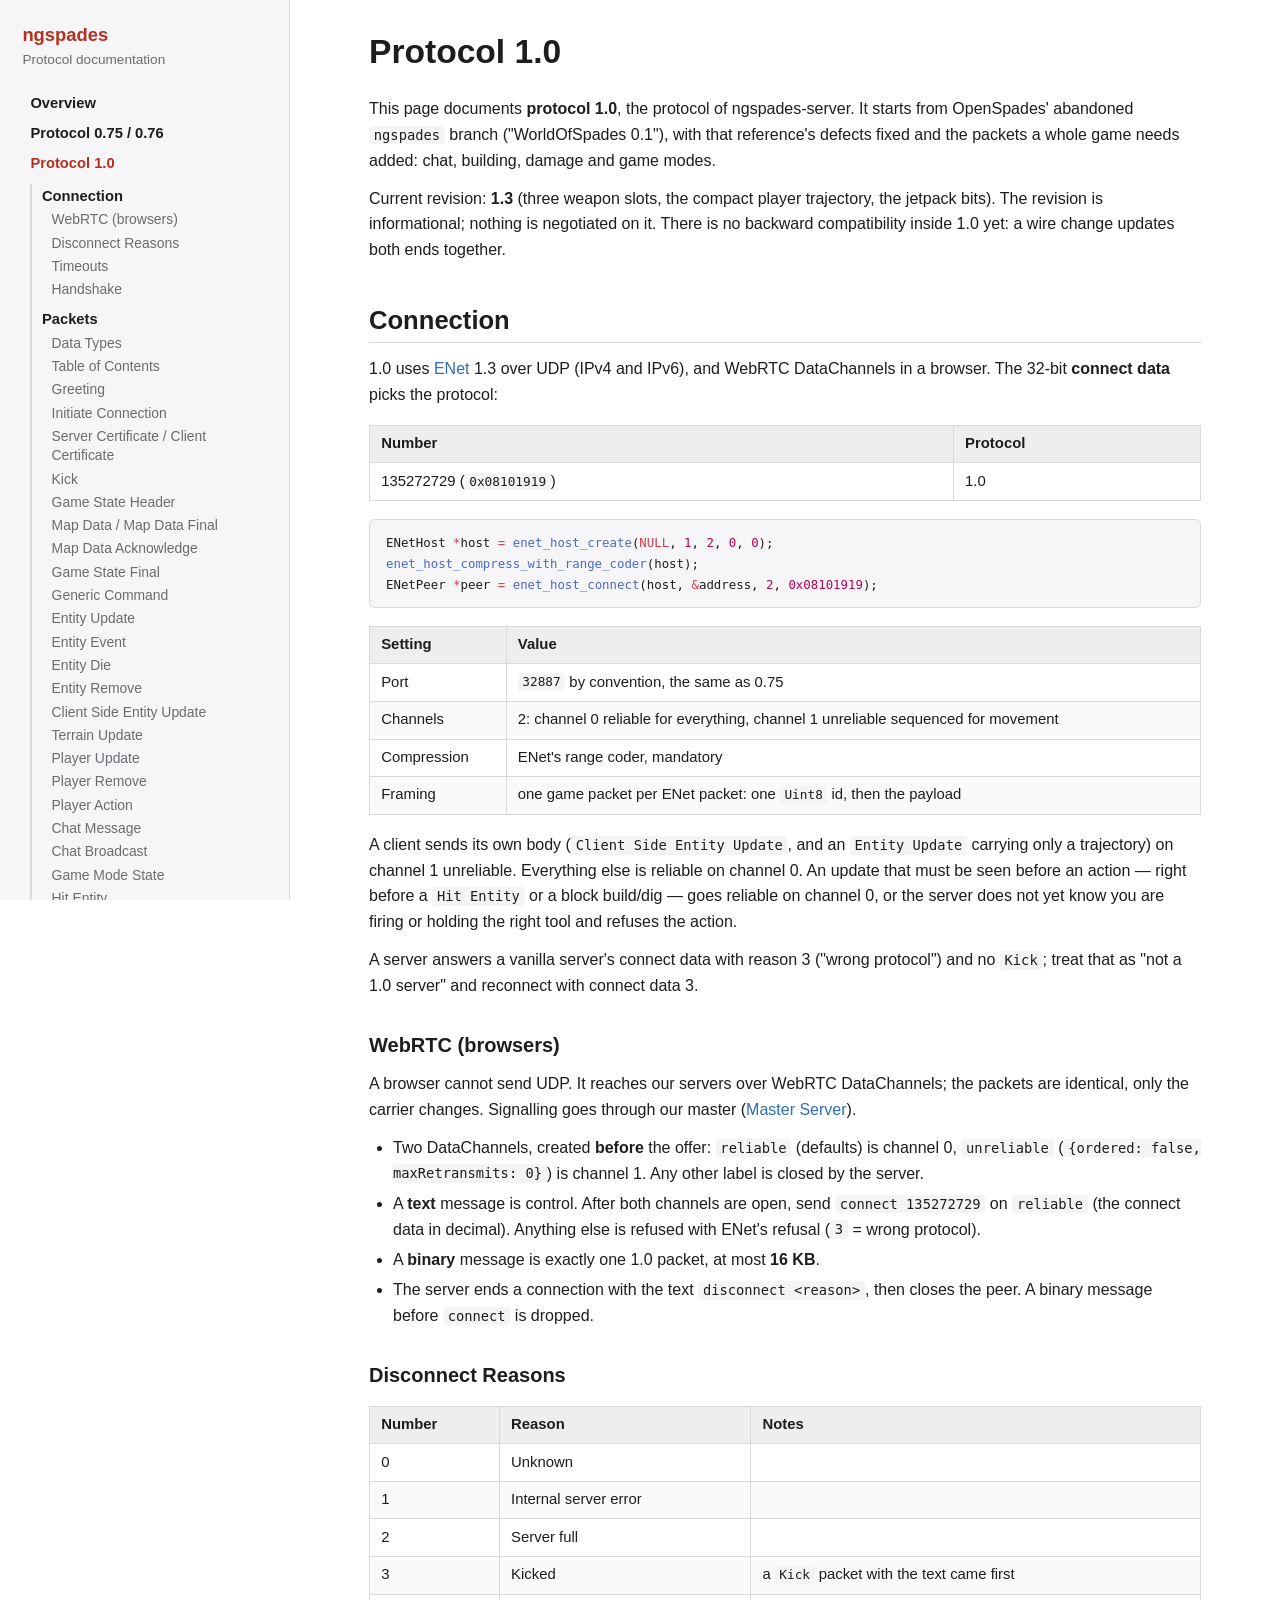
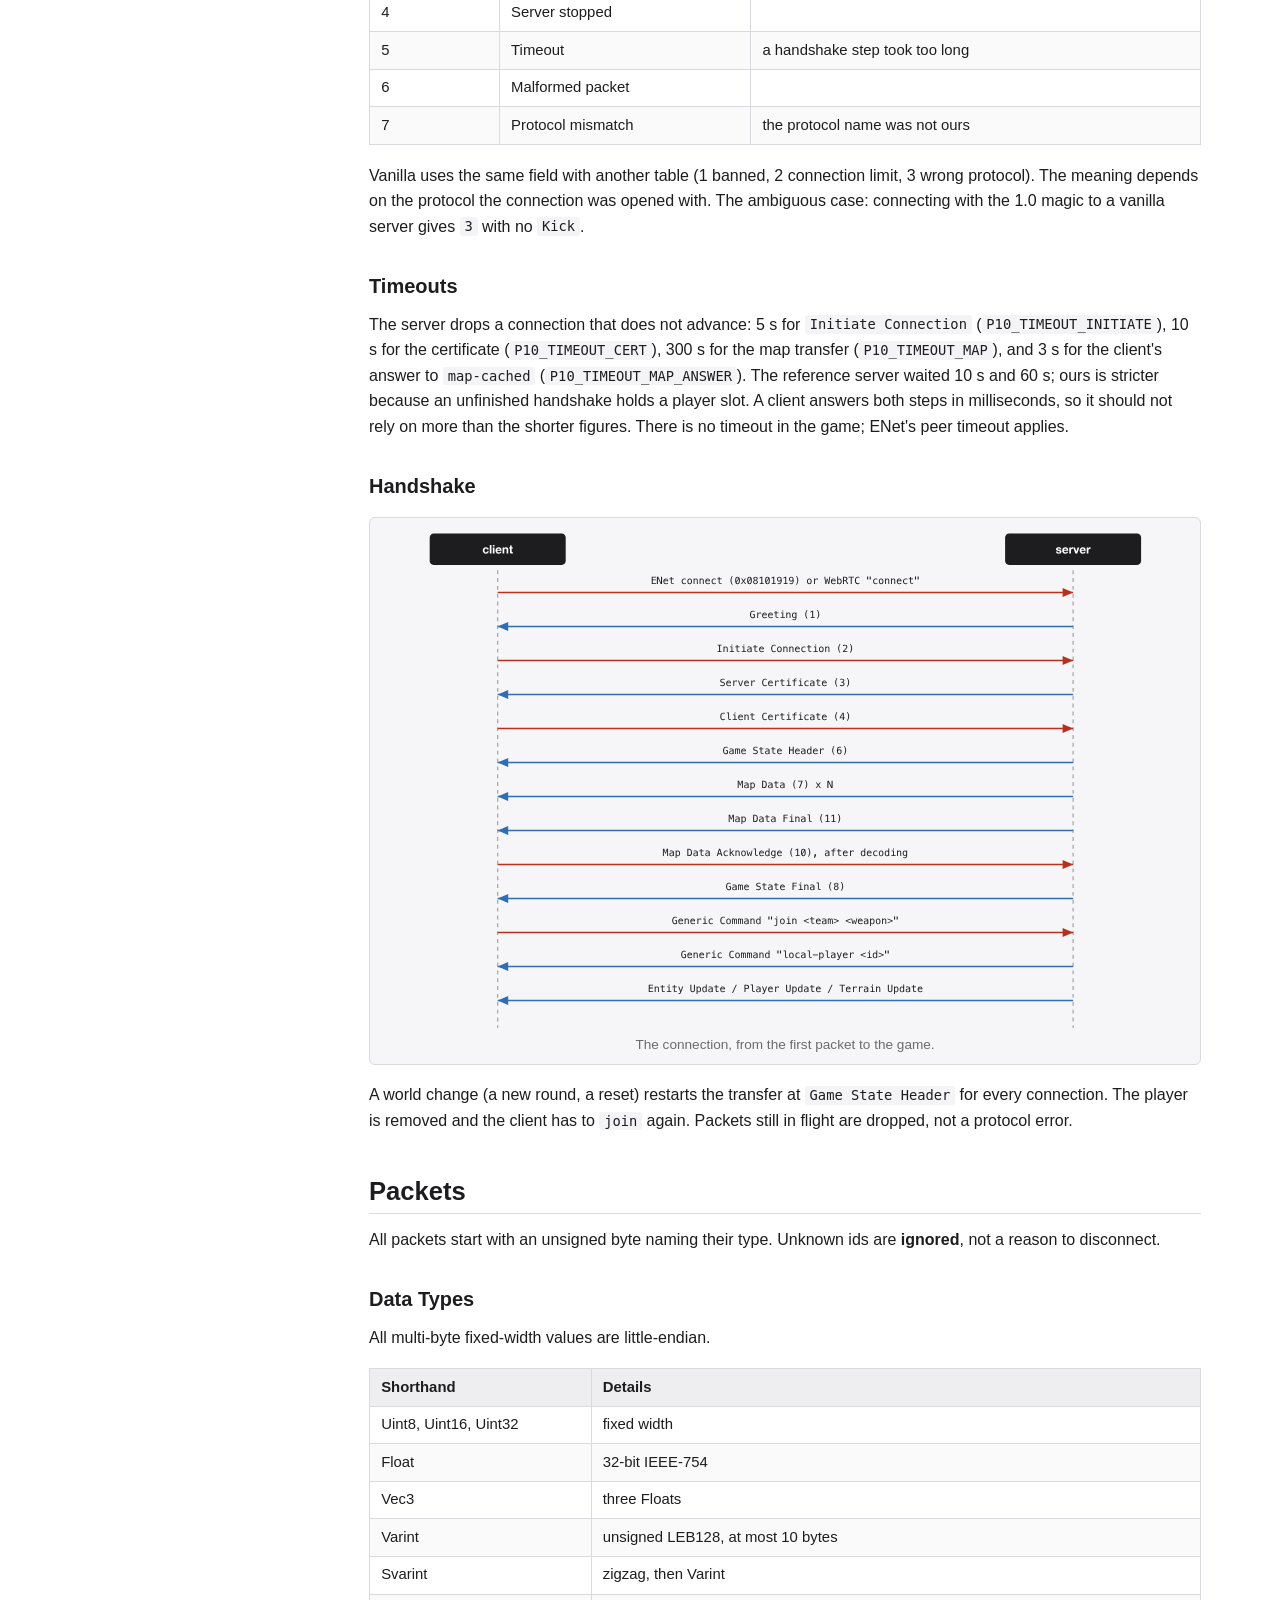
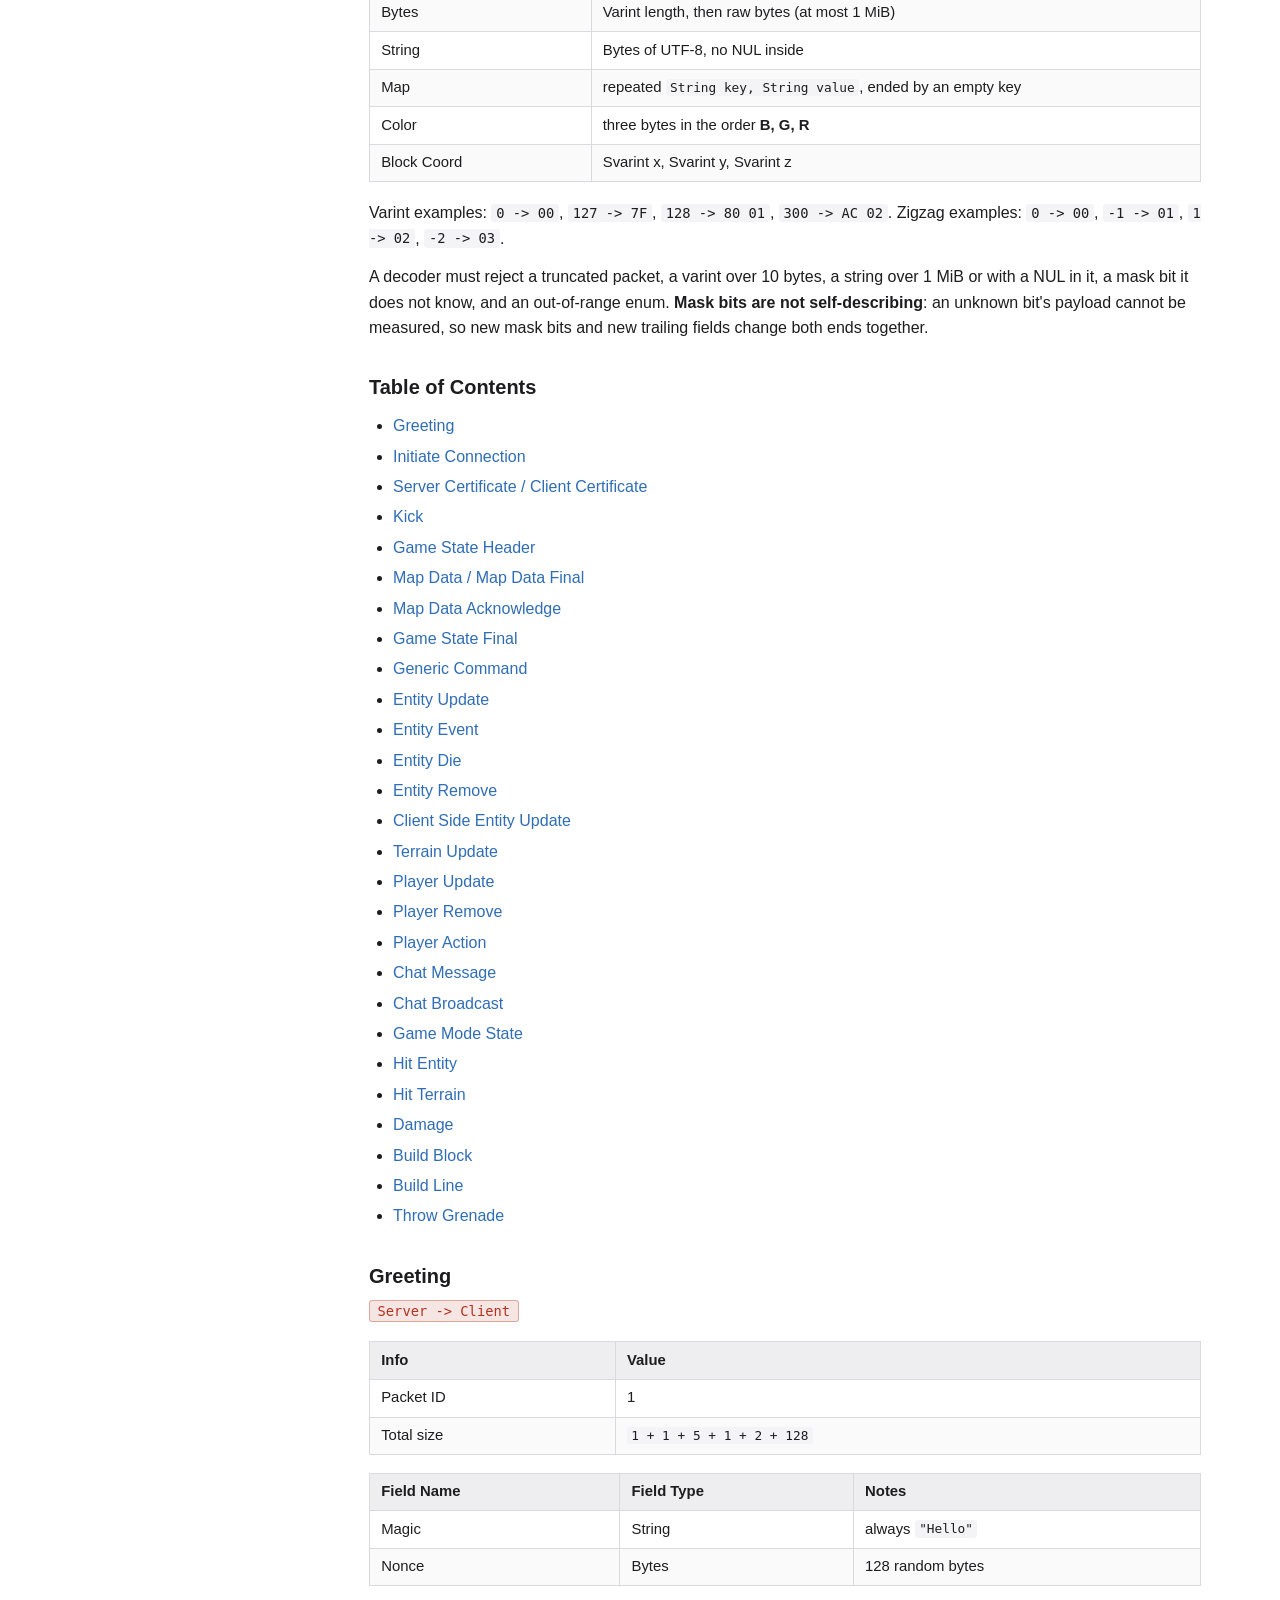
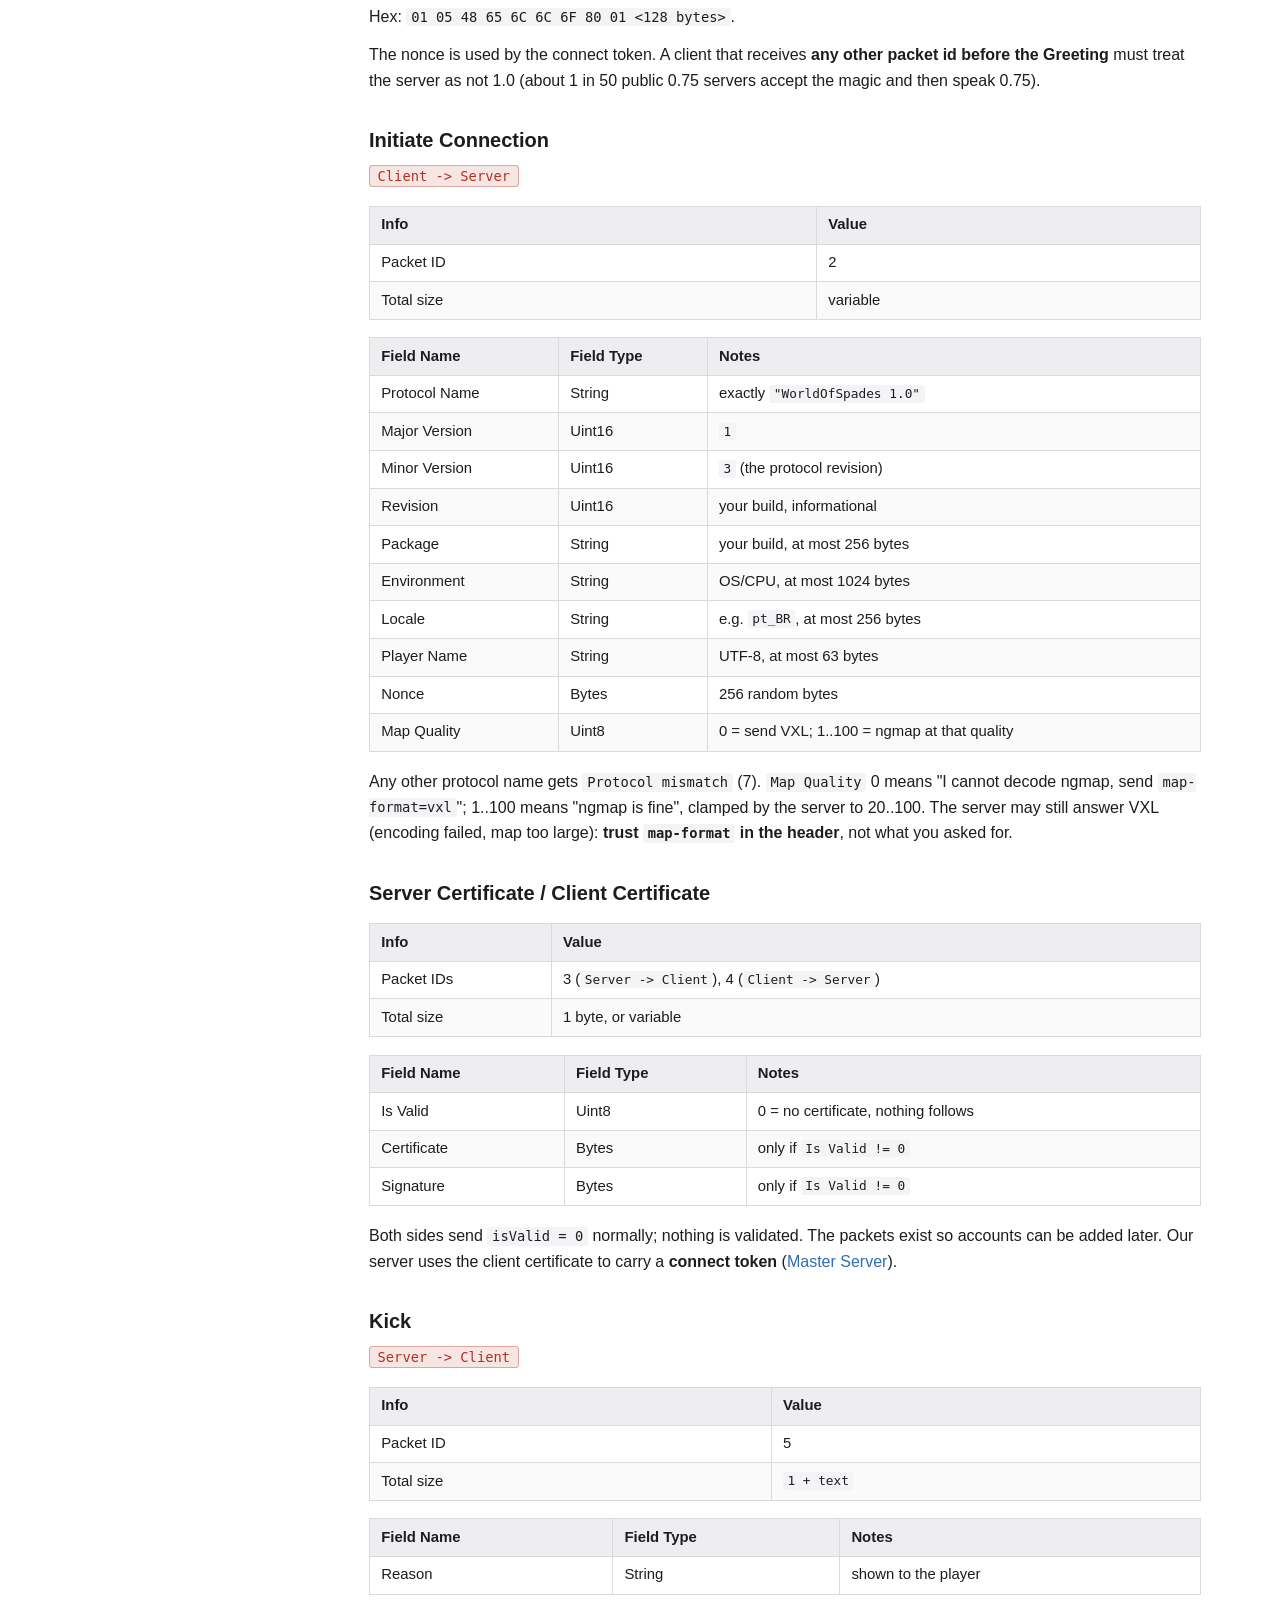
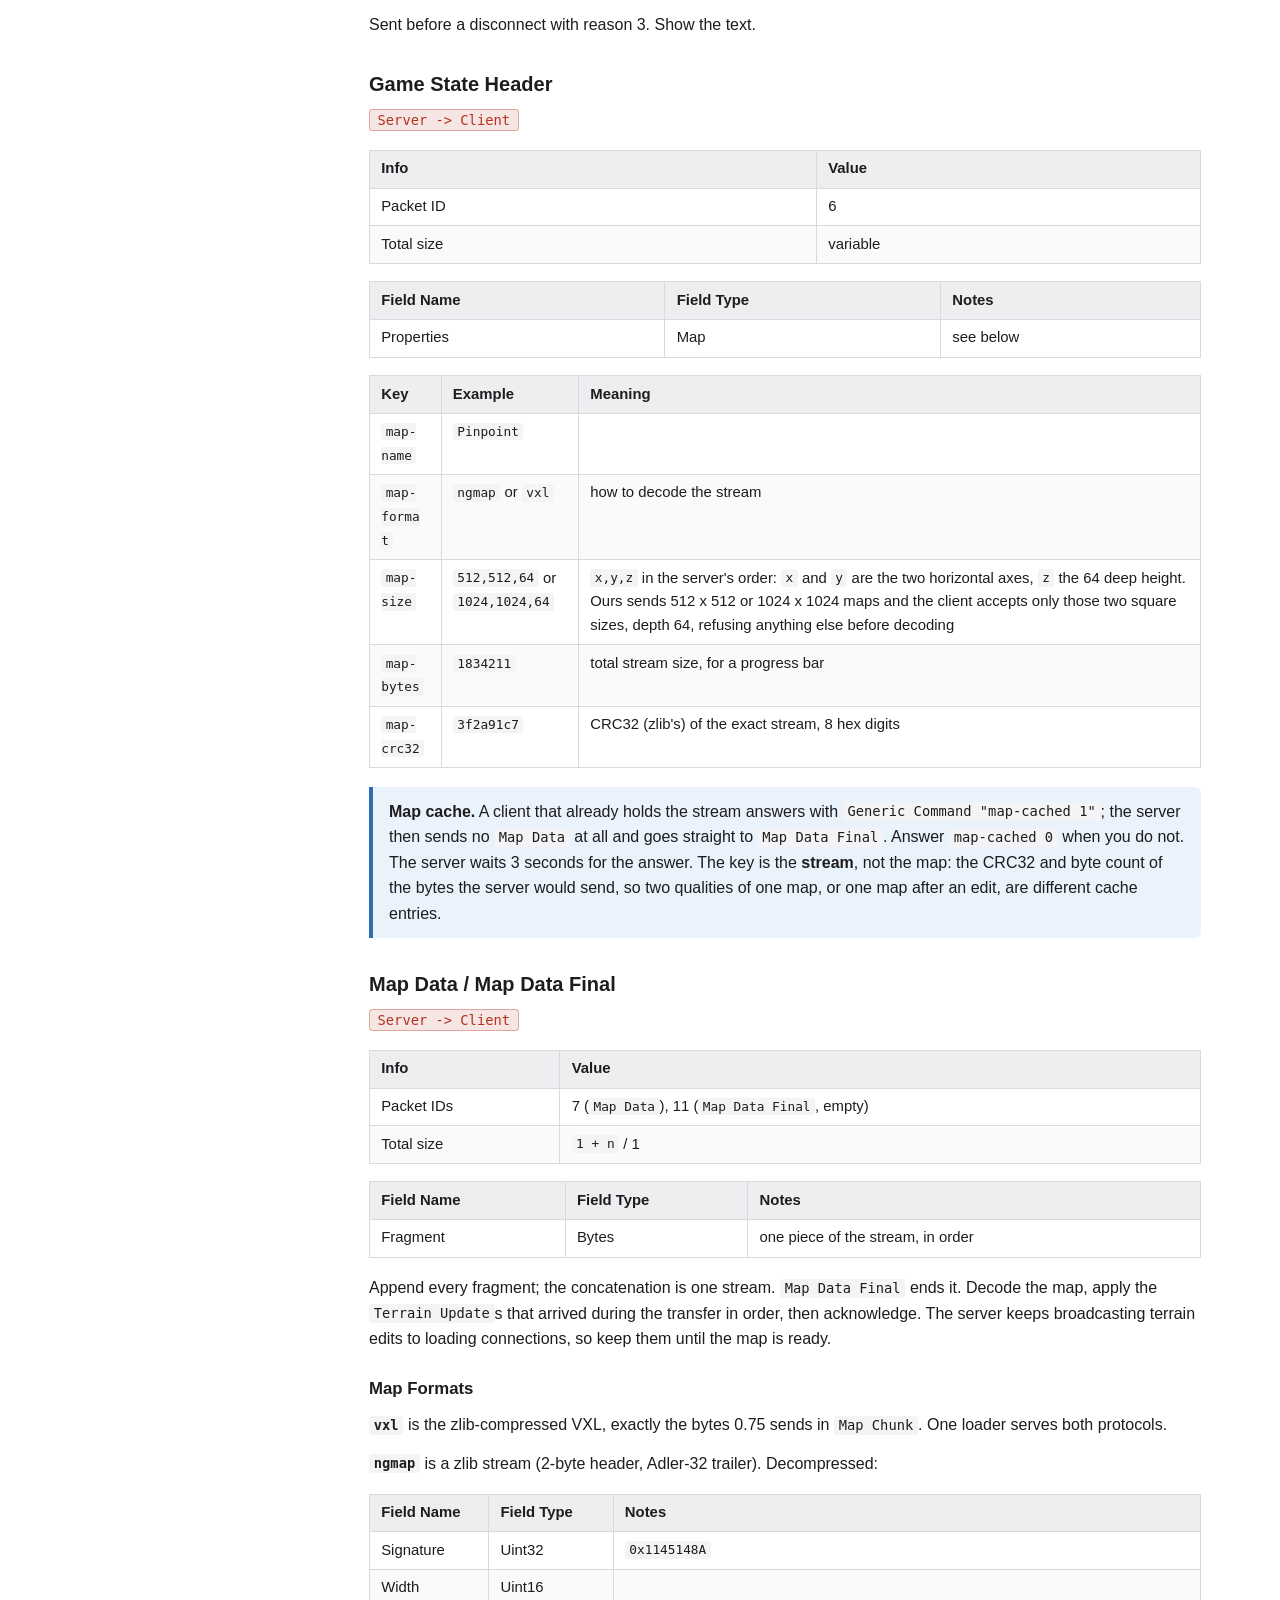
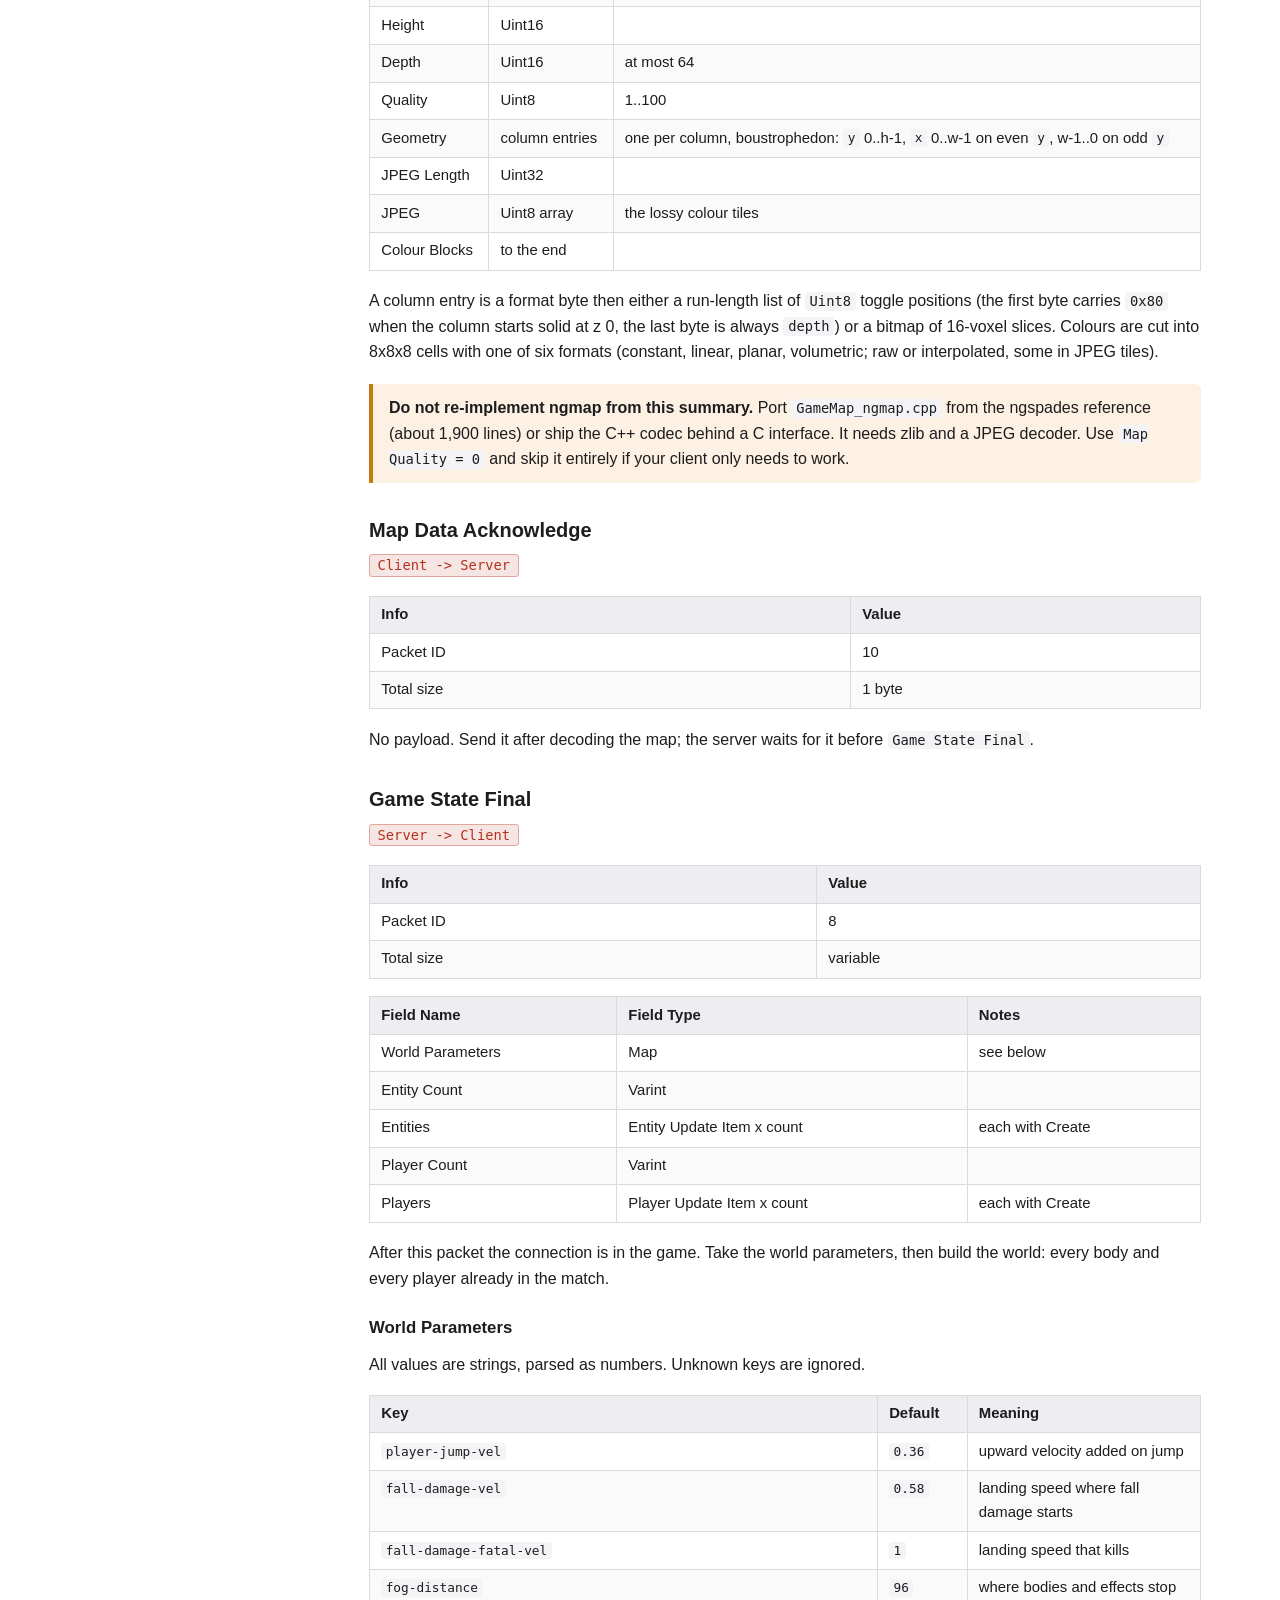
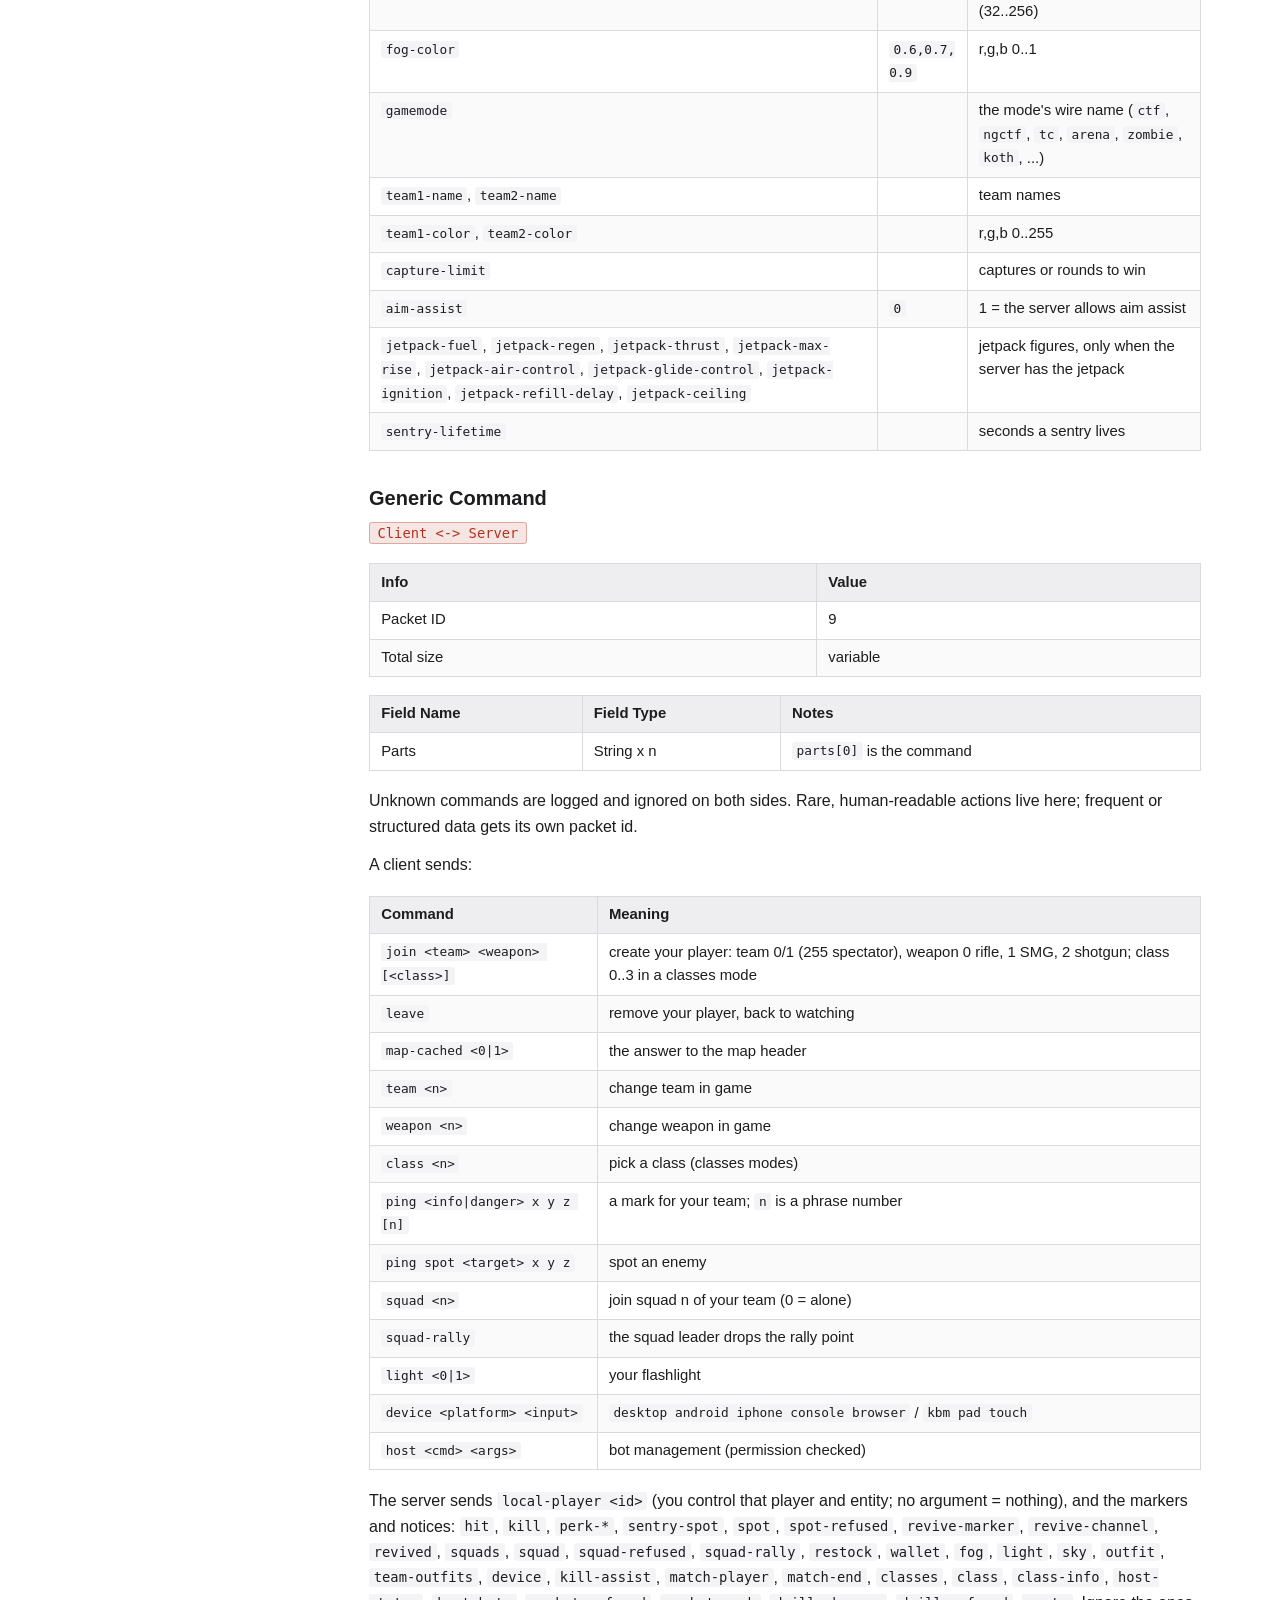
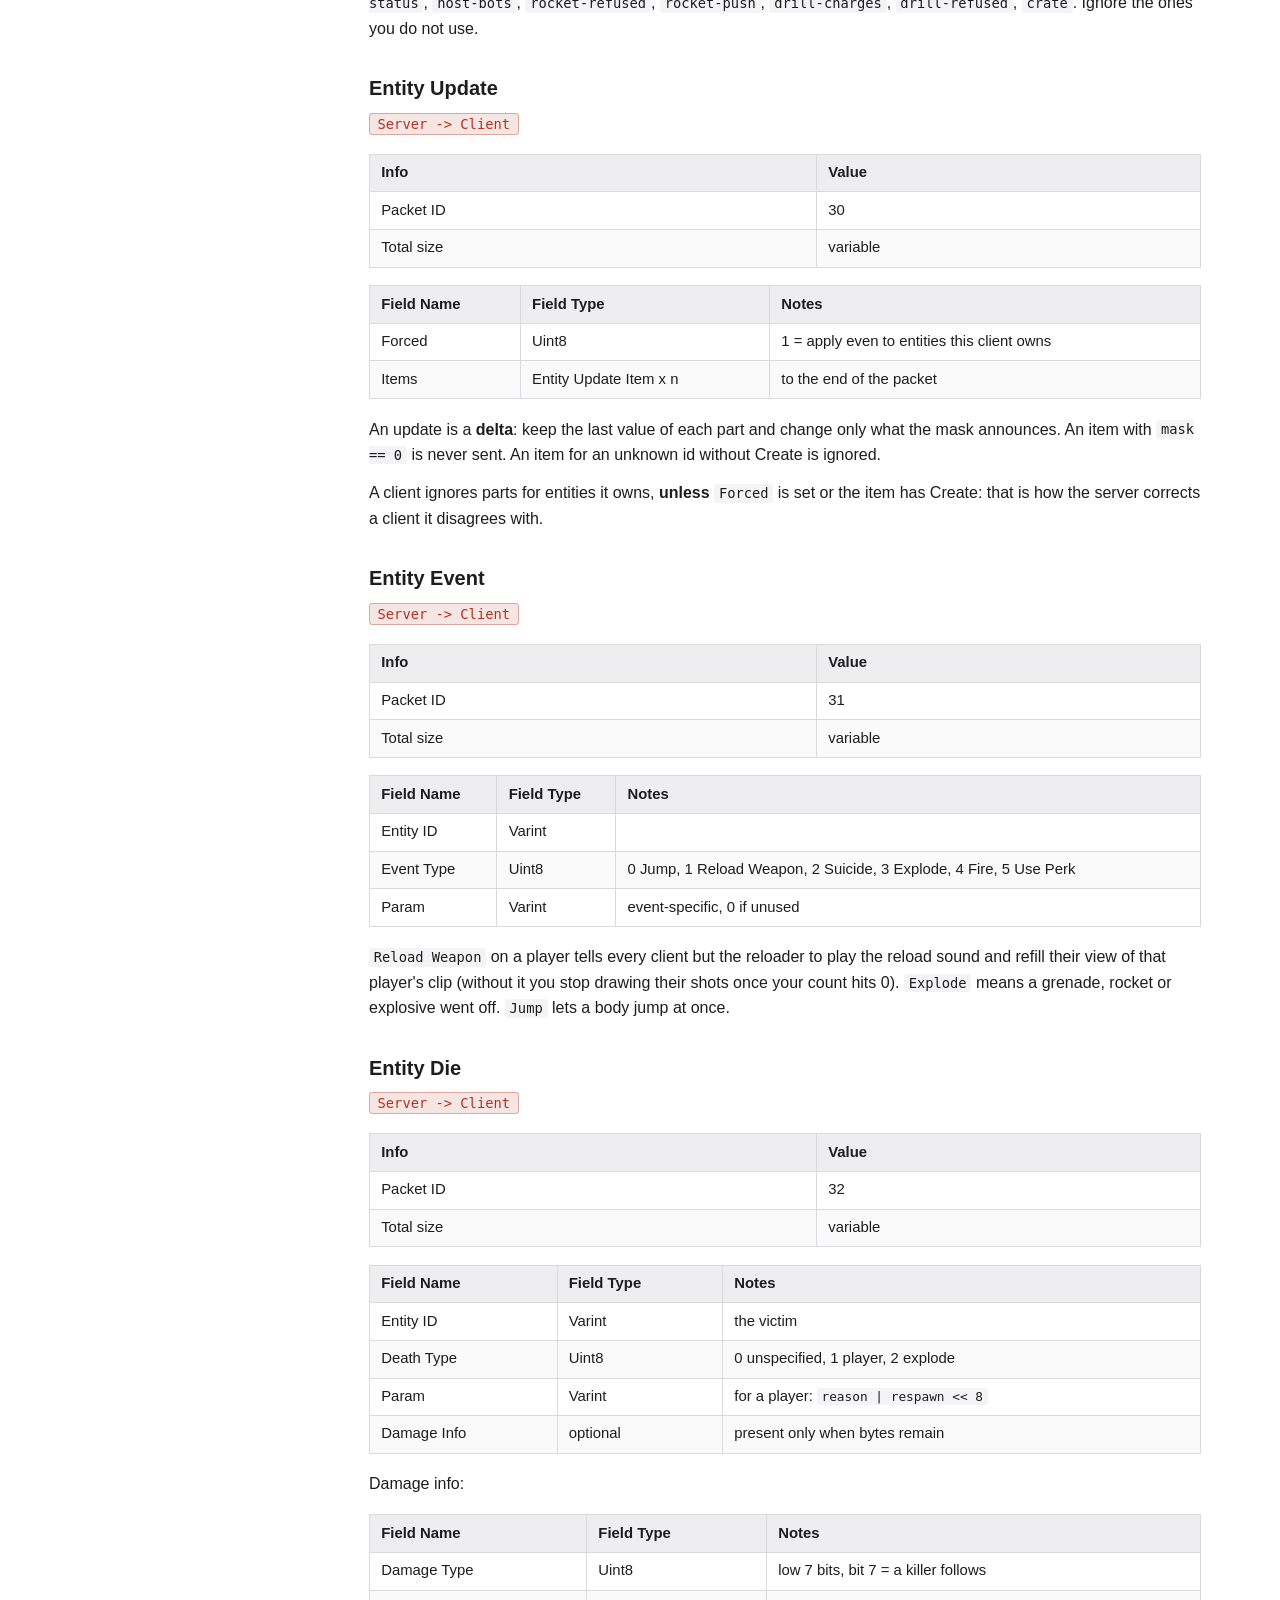
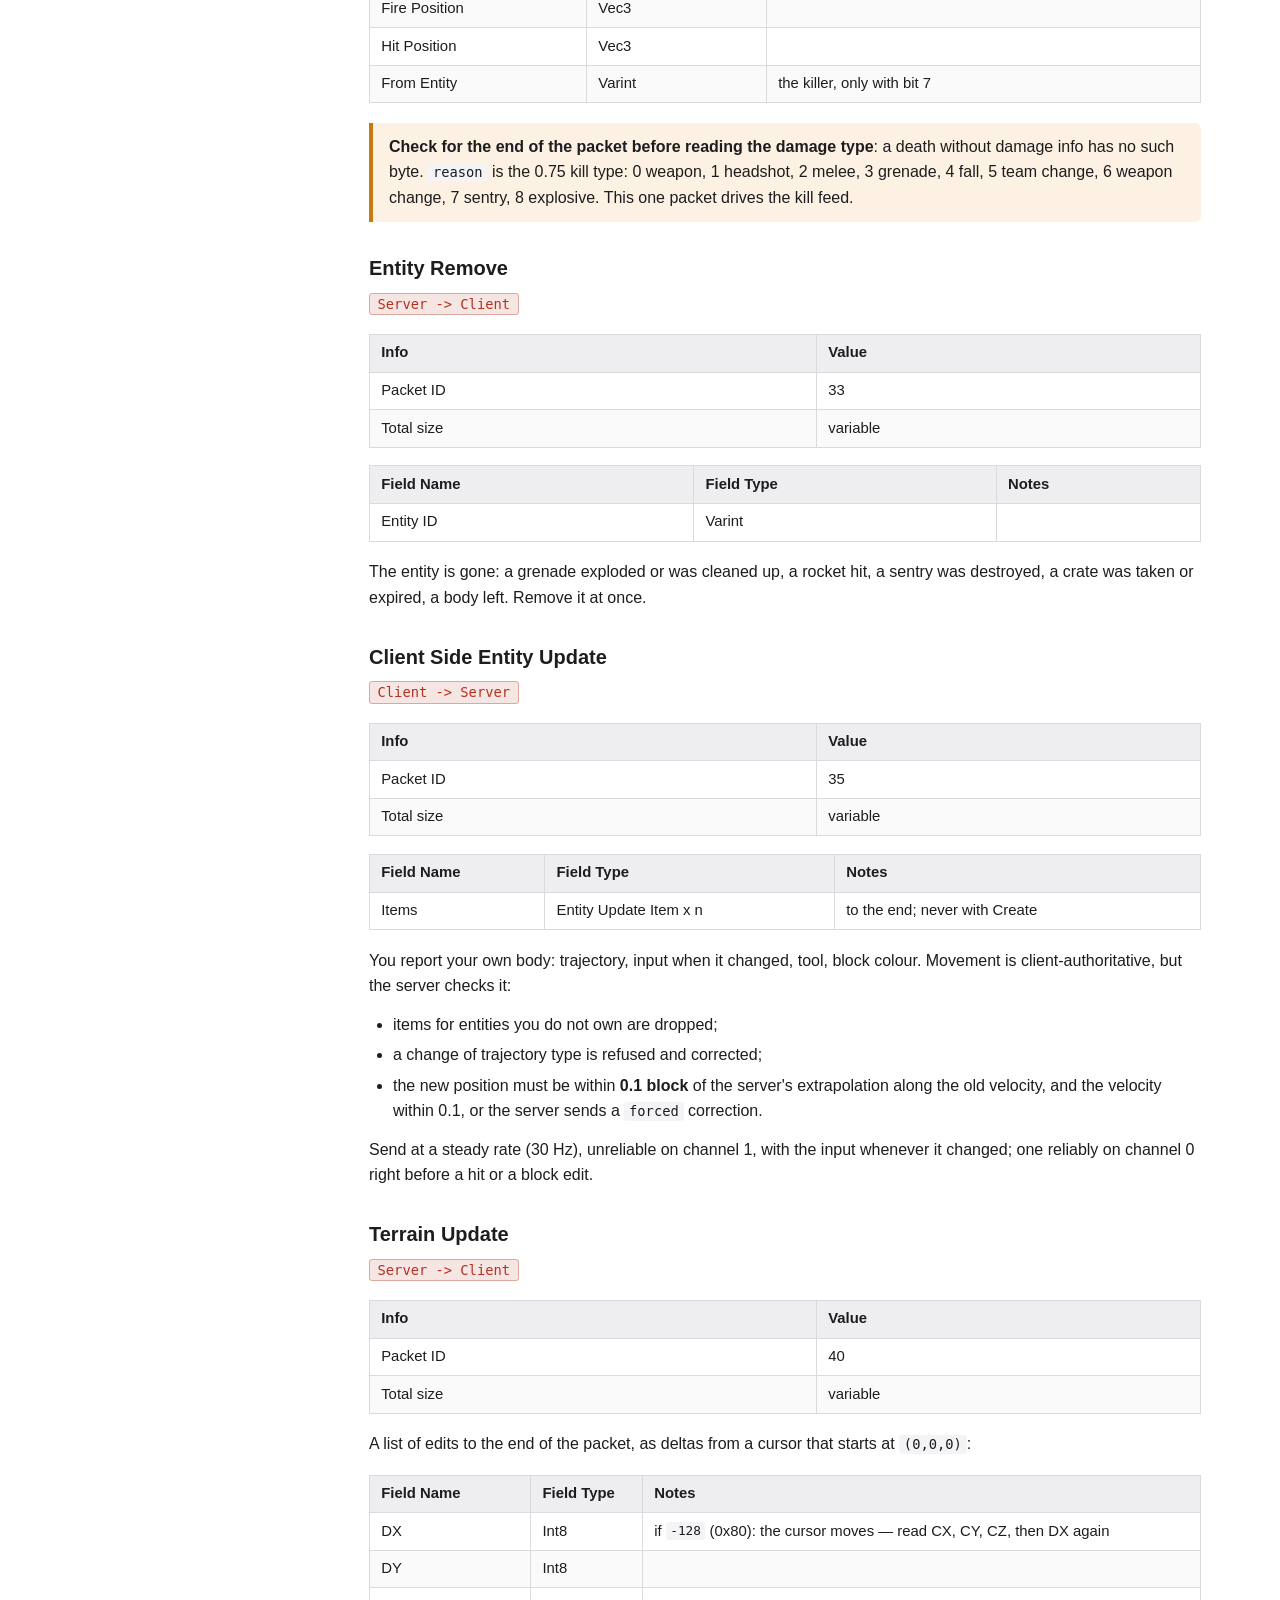
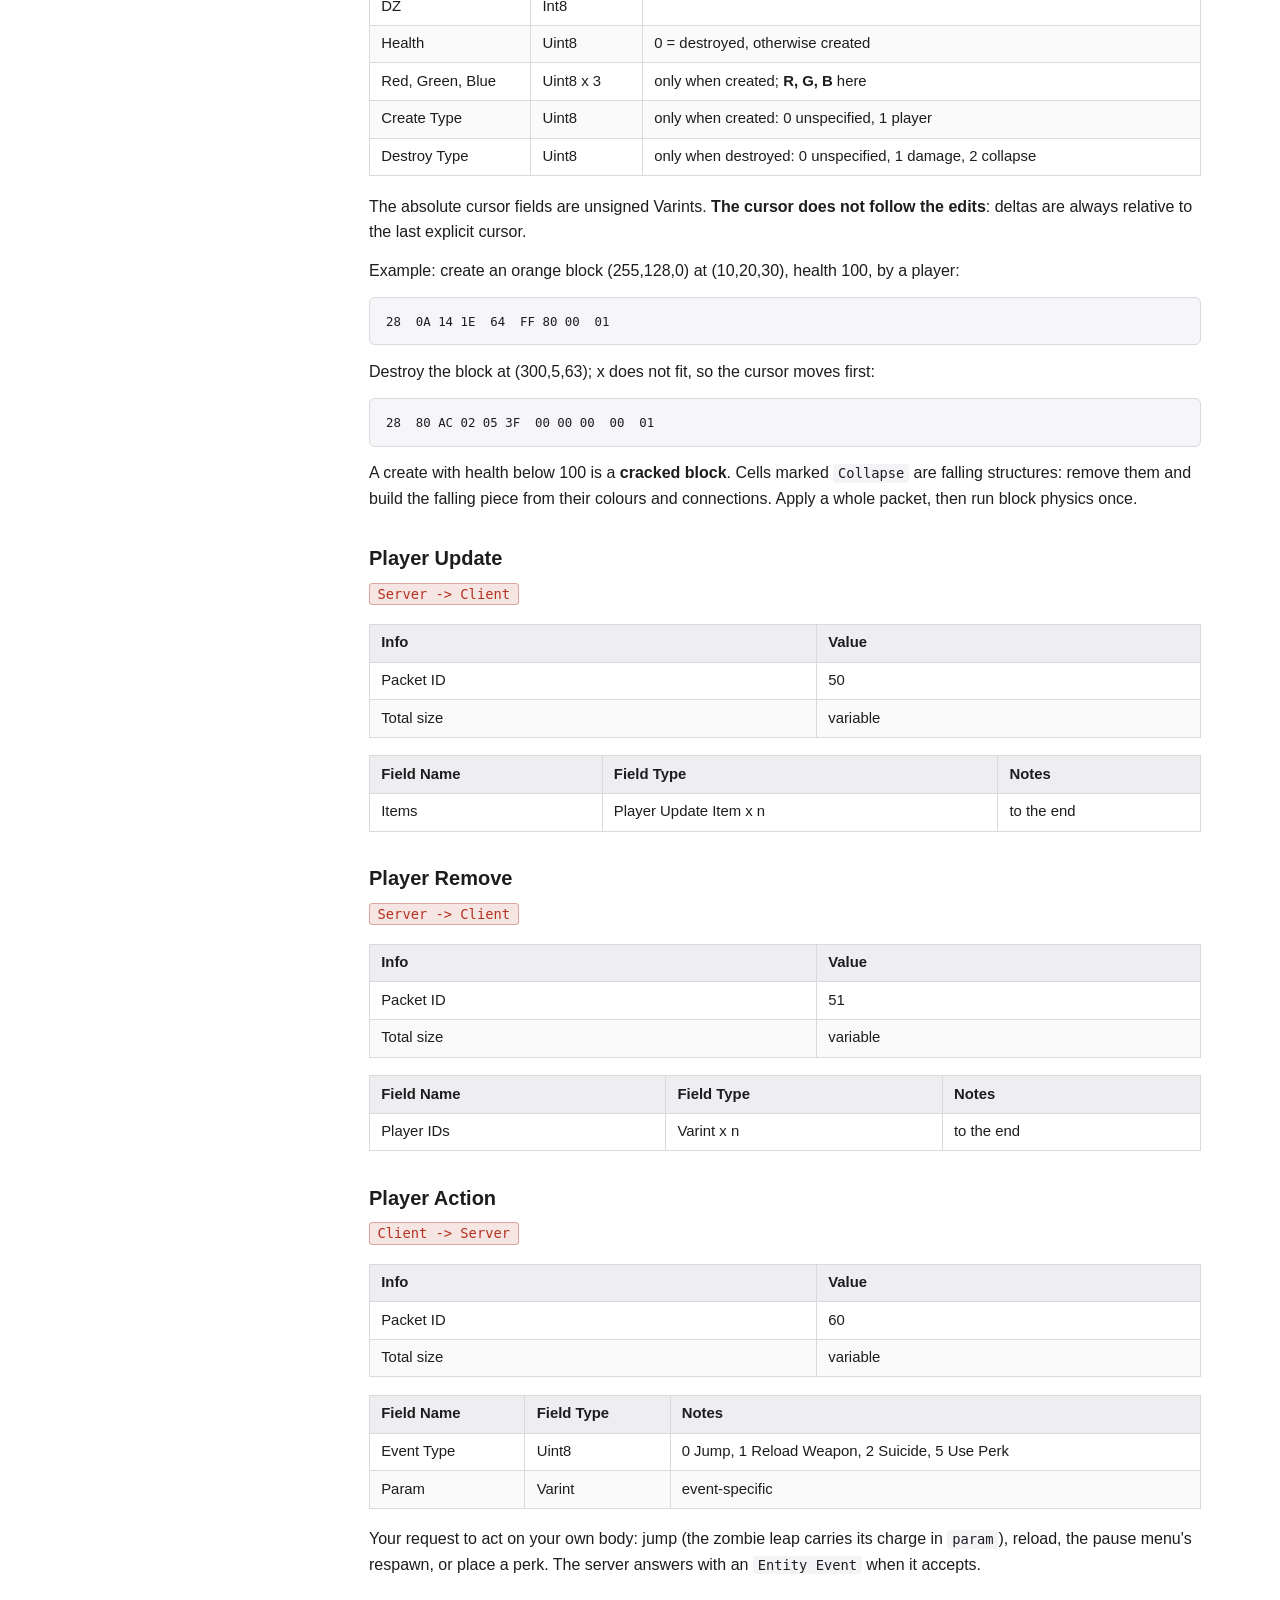
<file: protocol10/index.html>
<!DOCTYPE html><html lang="en"><head><meta charset="utf-8"><meta name="viewport" content="width=device-width, initial-scale=1"><title>Protocol 1.0 | ngspades Protocol Documentation</title><meta name="description" content="Protocol 1.0, the protocol of ngspades-server: connection over ENet and WebRTC, every packet, entities, trajectories, game mode state and a minimum client."><link rel="canonical" href="https://ngspades.github.io/protocol/protocol10.html"><link rel="stylesheet" href="../style.css"></head><body><div class="layout"><nav class="sidebar"><a class="brand" href="../index.html">ngspades</a><p class="brand-sub">Protocol documentation</p><ul class="pages"><li class><a href="../index.html">Overview</a></li><li class><a href="../protocol075.html">Protocol 0.75 / 0.76</a></li><li class="current"><a href="#">Protocol 1.0</a><ul class="toc"><li class="l1"><a href="#connection">Connection</a></li><li class="l2"><a href="#webrtc-browsers">WebRTC (browsers)</a></li><li class="l2"><a href="#disconnect-reasons">Disconnect Reasons</a></li><li class="l2"><a href="#timeouts">Timeouts</a></li><li class="l2"><a href="#handshake">Handshake</a></li><li class="l1"><a href="#packets">Packets</a></li><li class="l2"><a href="#data-types">Data Types</a></li><li class="l2"><a href="#table-of-contents">Table of Contents</a></li><li class="l2"><a href="#greeting">Greeting</a></li><li class="l2"><a href="#initiate-connection">Initiate Connection</a></li><li class="l2"><a href="#server-certificate--client-certificate">Server Certificate / Client Certificate</a></li><li class="l2"><a href="#kick">Kick</a></li><li class="l2"><a href="#game-state-header">Game State Header</a></li><li class="l2"><a href="#map-data--map-data-final">Map Data / Map Data Final</a></li><li class="l2"><a href="#map-data-acknowledge">Map Data Acknowledge</a></li><li class="l2"><a href="#game-state-final">Game State Final</a></li><li class="l2"><a href="#generic-command">Generic Command</a></li><li class="l2"><a href="#entity-update">Entity Update</a></li><li class="l2"><a href="#entity-event">Entity Event</a></li><li class="l2"><a href="#entity-die">Entity Die</a></li><li class="l2"><a href="#entity-remove">Entity Remove</a></li><li class="l2"><a href="#client-side-entity-update">Client Side Entity Update</a></li><li class="l2"><a href="#terrain-update">Terrain Update</a></li><li class="l2"><a href="#player-update">Player Update</a></li><li class="l2"><a href="#player-remove">Player Remove</a></li><li class="l2"><a href="#player-action">Player Action</a></li><li class="l2"><a href="#chat-message">Chat Message</a></li><li class="l2"><a href="#chat-broadcast">Chat Broadcast</a></li><li class="l2"><a href="#game-mode-state">Game Mode State</a></li><li class="l2"><a href="#hit-entity">Hit Entity</a></li><li class="l2"><a href="#hit-terrain">Hit Terrain</a></li><li class="l2"><a href="#damage">Damage</a></li><li class="l2"><a href="#build-block">Build Block</a></li><li class="l2"><a href="#build-line">Build Line</a></li><li class="l2"><a href="#throw-grenade">Throw Grenade</a></li><li class="l1"><a href="#entity-update-item">Entity Update Item</a></li><li class="l2"><a href="#weapon-params">Weapon Params</a></li><li class="l2"><a href="#trajectory">Trajectory</a></li><li class="l1"><a href="#player-update-item">Player Update Item</a></li><li class="l1"><a href="#enumerations">Enumerations</a></li><li class="l1"><a href="#minimum-client">Minimum Client</a></li><li class="l1"><a href="#implementation-notes">Implementation Notes</a></li><li class="l1"><a href="#other-resources">Other Resources</a></li></ul></li><li class><a href="../extensions.html">Extensions</a></li><li class><a href="../protocolmaster.html">Master Server</a></li><li class><a href="../protocolping.html">Ping</a></li></ul><p class="side-links"><a href="../pdf/ngspades-protocol.pdf">Download as PDF</a><a href="https://github.com/ngspades/protocol">Source on GitHub</a><a href="https://github.com/ngspades/protocol/tree/main/examples">C and Godot examples</a></p></nav><main><article class="doc"><h1>Protocol 1.0</h1><p>This page documents <strong>protocol 1.0</strong>, the protocol of ngspades-server. It starts from OpenSpades' abandoned <code>ngspades</code> branch ("WorldOfSpades 0.1"), with that reference's defects fixed and the packets a whole game needs added: chat, building, damage and game modes.</p><p>Current revision: <strong>1.3</strong> (three weapon slots, the compact player trajectory, the jetpack bits). The revision is informational; nothing is negotiated on it. There is no backward compatibility inside 1.0 yet: a wire change updates both ends together.</p><h2 id="connection"><a class="hl" href="#connection">Connection</a></h2><p>1.0 uses <a href="http://enet.bespin.org/">ENet</a> 1.3 over UDP (IPv4 and IPv6), and WebRTC DataChannels in a browser. The 32-bit <strong>connect data</strong> picks the protocol:</p><div class="table-wrap"><table><thead><tr><th>Number</th><th>Protocol</th></tr></thead><tbody><tr><td>135272729 (<code>0x08101919</code>)</td><td>1.0</td></tr></tbody></table></div><pre><code data-lang="c">ENetHost <span style="color: #d73948">*</span>host <span style="color: #d73948">=</span> <span style="color: #4b69c6">enet_host_create</span>(<span style="color: #d73948">NULL</span>, <span style="color: #b60157">1</span>, <span style="color: #b60157">2</span>, <span style="color: #b60157">0</span>, <span style="color: #b60157">0</span>);
<span style="color: #4b69c6">enet_host_compress_with_range_coder</span>(host);
ENetPeer <span style="color: #d73948">*</span>peer <span style="color: #d73948">=</span> <span style="color: #4b69c6">enet_host_connect</span>(host, <span style="color: #d73948">&amp;</span>address, <span style="color: #b60157">2</span>, <span style="color: #b60157">0x</span><span style="color: #b60157">08101919</span>);</code></pre><div class="table-wrap"><table><thead><tr><th>Setting</th><th>Value</th></tr></thead><tbody><tr><td>Port</td><td><code>32887</code> by convention, the same as 0.75</td></tr><tr><td>Channels</td><td>2: channel 0 reliable for everything, channel 1 unreliable sequenced for movement</td></tr><tr><td>Compression</td><td>ENet's range coder, mandatory</td></tr><tr><td>Framing</td><td>one game packet per ENet packet: one <code>Uint8</code> id, then the payload</td></tr></tbody></table></div><p>A client sends its own body (<code>Client Side Entity Update</code>, and an <code>Entity Update</code> carrying only a trajectory) on channel 1 unreliable. Everything else is reliable on channel 0. An update that must be seen before an action — right before a <code>Hit Entity</code> or a block build/dig — goes reliable on channel 0, or the server does not yet know you are firing or holding the right tool and refuses the action.</p><p>A server answers a vanilla server's connect data with reason 3 ("wrong protocol") and no <code>Kick</code>; treat that as "not a 1.0 server" and reconnect with connect data 3.</p><h3 id="webrtc-browsers"><a class="hl" href="#webrtc-browsers">WebRTC (browsers)</a></h3><p>A browser cannot send UDP. It reaches our servers over WebRTC DataChannels; the packets are identical, only the carrier changes. Signalling goes through our master (<a href="../protocolmaster.html">Master Server</a>).</p><ul><li>Two DataChannels, created <strong>before</strong> the offer: <code>reliable</code> (defaults) is channel 0, <code>unreliable</code> (<code>{ordered: false, maxRetransmits: 0}</code>) is channel 1. Any other label is closed by the server.</li><li>A <strong>text</strong> message is control. After both channels are open, send <code>connect 135272729</code> on <code>reliable</code> (the connect data in decimal). Anything else is refused with ENet's refusal (<code>3</code> = wrong protocol).</li><li>A <strong>binary</strong> message is exactly one 1.0 packet, at most <strong>16 KB</strong>.</li><li>The server ends a connection with the text <code>disconnect &lt;reason></code>, then closes the peer. A binary message before <code>connect</code> is dropped.</li></ul><h3 id="disconnect-reasons"><a class="hl" href="#disconnect-reasons">Disconnect Reasons</a></h3><div class="table-wrap"><table><thead><tr><th>Number</th><th>Reason</th><th>Notes</th></tr></thead><tbody><tr><td>0</td><td>Unknown</td><td></td></tr><tr><td>1</td><td>Internal server error</td><td></td></tr><tr><td>2</td><td>Server full</td><td></td></tr><tr><td>3</td><td>Kicked</td><td>a <code>Kick</code> packet with the text came first</td></tr><tr><td>4</td><td>Server stopped</td><td></td></tr><tr><td>5</td><td>Timeout</td><td>a handshake step took too long</td></tr><tr><td>6</td><td>Malformed packet</td><td></td></tr><tr><td>7</td><td>Protocol mismatch</td><td>the protocol name was not ours</td></tr></tbody></table></div><p>Vanilla uses the same field with another table (1 banned, 2 connection limit, 3 wrong protocol). The meaning depends on the protocol the connection was opened with. The ambiguous case: connecting with the 1.0 magic to a vanilla server gives <code>3</code> with no <code>Kick</code>.</p><h3 id="timeouts"><a class="hl" href="#timeouts">Timeouts</a></h3><p>The server drops a connection that does not advance: 5 s for <code>Initiate Connection</code> (<code>P10_TIMEOUT_INITIATE</code>), 10 s for the certificate (<code>P10_TIMEOUT_CERT</code>), 300 s for the map transfer (<code>P10_TIMEOUT_MAP</code>), and 3 s for the client's answer to <code>map-cached</code> (<code>P10_TIMEOUT_MAP_ANSWER</code>). The reference server waited 10 s and 60 s; ours is stricter because an unfinished handshake holds a player slot. A client answers both steps in milliseconds, so it should not rely on more than the shorter figures. There is no timeout in the game; ENet's peer timeout applies.</p><h3 id="handshake"><a class="hl" href="#handshake">Handshake</a></h3><figure class="diagram" role="img" aria-label="client to server: ENet connect (0x08101919) or WebRTC &quot;connect&quot;; server to client: Greeting (1); client to server: Initiate Connection (2); server to client: Server Certificate (3); client to server: Client Certificate (4); server to client: Game State Header (6); server to client: Map Data (7) x N; server to client: Map Data Final (11); client to server: Map Data Acknowledge (10), after decoding; server to client: Game State Final (8); client to server: Generic Command &quot;join <team> <weapon>&quot;; server to client: Generic Command &quot;local-player <id>&quot;; server to client: Entity Update / Player Update / Terrain Update"><svg style="overflow: visible; width: 56.363636364em; height: 34.545454545em; display: block" viewBox="0 0 620 380" width="620pt" height="380pt" xmlns="http://www.w3.org/2000/svg" xmlns:xlink="http://www.w3.org/1999/xlink" xmlns:h5="http://www.w3.org/1999/xhtml"><g><path fill="none" stroke="#97979b" stroke-width="0.8" stroke-linecap="butt" stroke-linejoin="miter" stroke-miterlimit="4" stroke-dashoffset="0" stroke-dasharray="3 3" transform="translate(90 30)" d="M 0 0v 350"/><g transform="translate(38 2)"><path fill="#1d1d1f" fill-rule="nonzero" d="M 0 0m 0 3c 0 -1.656854249 1.343145751 -3 3 -3h 98c 1.656854249 0 3 1.343145751 3 3v 18c 0 1.656854249 -1.343145751 3 -3 3h -98c -1.656854249 0 -3 -1.343145751 -3 -3Z "/><g transform="matrix(1 0 0 -1 40.2595 15.213)"><use xlink:href="#gE2ED88DF7BE64ED3CCE75A01C943CF6A" x="0" y="0" fill="#ffffff" fill-rule="nonzero"/><use xlink:href="#g63DC92D1CEBC7CB34BBB1BC73C234043" x="5.166" y="0" fill="#ffffff" fill-rule="nonzero"/><use xlink:href="#g996D669FA5C5452042F71B1113E82B24" x="7.488" y="0" fill="#ffffff" fill-rule="nonzero"/><use xlink:href="#g62F6C96A262D4D10523C3948664669DE" x="9.81" y="0" fill="#ffffff" fill-rule="nonzero"/><use xlink:href="#g6448F7C10D90E57BBC9E37FD27233F4B" x="14.976" y="0" fill="#ffffff" fill-rule="nonzero"/><use xlink:href="#g9DD8C6188335A9E4C63FADFF813D089D" x="20.313" y="0" fill="#ffffff" fill-rule="nonzero"/></g></g><path fill="none" stroke="#97979b" stroke-width="0.8" stroke-linecap="butt" stroke-linejoin="miter" stroke-miterlimit="4" stroke-dashoffset="0" stroke-dasharray="3 3" transform="translate(530 30)" d="M 0 0v 350"/><g transform="translate(478 2)"><path fill="#1d1d1f" fill-rule="nonzero" d="M 0 0m 0 3c 0 -1.656854249 1.343145751 -3 3 -3h 98c 1.656854249 0 3 1.343145751 3 3v 18c 0 1.656854249 -1.343145751 3 -3 3h -98c -1.656854249 0 -3 -1.343145751 -3 -3Z "/><g transform="matrix(1 0 0 -1 38.5765 15.213)"><use xlink:href="#gF816AA6BF999346D6E3CBB05F3114E1E" x="0" y="0" fill="#ffffff" fill-rule="nonzero"/><use xlink:href="#g62F6C96A262D4D10523C3948664669DE" x="4.833" y="0" fill="#ffffff" fill-rule="nonzero"/><use xlink:href="#g225C9040919BFCF0673ED7D67BC795B" x="9.999" y="0" fill="#ffffff" fill-rule="nonzero"/><use xlink:href="#gBA83B36F2483F3FC74F42EAC55176489" x="13.5" y="0" fill="#ffffff" fill-rule="nonzero"/><use xlink:href="#g62F6C96A262D4D10523C3948664669DE" x="18.18" y="0" fill="#ffffff" fill-rule="nonzero"/><use xlink:href="#g225C9040919BFCF0673ED7D67BC795B" x="23.346" y="0" fill="#ffffff" fill-rule="nonzero"/></g></g><path fill="none" stroke="#b5301f" stroke-width="1.2" stroke-linecap="butt" stroke-linejoin="miter" stroke-miterlimit="4" transform="translate(90 47)" d="M 0 0h 440"/><path fill="#b5301f" fill-rule="nonzero" transform="translate(522 43.5)" d="M 0 0l 8 3.5l -8 3.5Z "/><g transform="translate(90 35)"><g transform="matrix(1 0 0 -1 117.049316406 5.540429688)"><use xlink:href="#gB28EB99BC89AEB3F7C1B779B5DE32A8C" x="0" y="0" fill="#1d1d1f" fill-rule="nonzero"/><use xlink:href="#g236E51F30E20E3B0307199A4EBFBDEF9" x="4.575585938" y="0" fill="#1d1d1f" fill-rule="nonzero"/><use xlink:href="#g4CDF080653E35F725F888E5C4F8E8444" x="9.151171875" y="0" fill="#1d1d1f" fill-rule="nonzero"/><use xlink:href="#gCB40F21A111C68D8DB5BD1B7A6529FE6" x="13.726757812" y="0" fill="#1d1d1f" fill-rule="nonzero"/><use xlink:href="#gE0AB2DAF42CB0DC4F515DC91004249B2" x="22.877929687" y="0" fill="#1d1d1f" fill-rule="nonzero"/><use xlink:href="#gCFD570747C564CAB7047F6C52BDEF0BD" x="27.453515625" y="0" fill="#1d1d1f" fill-rule="nonzero"/><use xlink:href="#gBC4476F1C613CEFBD452EB32FB75D76B" x="32.029101562" y="0" fill="#1d1d1f" fill-rule="nonzero"/><use xlink:href="#gBC4476F1C613CEFBD452EB32FB75D76B" x="36.6046875" y="0" fill="#1d1d1f" fill-rule="nonzero"/><use xlink:href="#g4CDF080653E35F725F888E5C4F8E8444" x="41.180273437" y="0" fill="#1d1d1f" fill-rule="nonzero"/><use xlink:href="#gE0AB2DAF42CB0DC4F515DC91004249B2" x="45.755859375" y="0" fill="#1d1d1f" fill-rule="nonzero"/><use xlink:href="#gCB40F21A111C68D8DB5BD1B7A6529FE6" x="50.331445312" y="0" fill="#1d1d1f" fill-rule="nonzero"/><use xlink:href="#g21ACCCC78C6C8FDB247FDD3E6EDA656C" x="59.482617187" y="0" fill="#1d1d1f" fill-rule="nonzero"/><use xlink:href="#gFE898BE32C14B841BA125B73A253C488" x="64.058203125" y="0" fill="#1d1d1f" fill-rule="nonzero"/><use xlink:href="#gA4F72A64282281C027520A141E889C2" x="68.633789062" y="0" fill="#1d1d1f" fill-rule="nonzero"/><use xlink:href="#gFE898BE32C14B841BA125B73A253C488" x="73.209375" y="0" fill="#1d1d1f" fill-rule="nonzero"/><use xlink:href="#g16592E711FF5A22CC0AFAFDD18AC4BC9" x="77.784960938" y="0" fill="#1d1d1f" fill-rule="nonzero"/><use xlink:href="#g189575E07EA02AAE98B0D9B94DE07626" x="82.360546875" y="0" fill="#1d1d1f" fill-rule="nonzero"/><use xlink:href="#gFE898BE32C14B841BA125B73A253C488" x="86.936132813" y="0" fill="#1d1d1f" fill-rule="nonzero"/><use xlink:href="#g189575E07EA02AAE98B0D9B94DE07626" x="91.51171875" y="0" fill="#1d1d1f" fill-rule="nonzero"/><use xlink:href="#g7AF5EE66DFA87A42DF70DDDF537D4B68" x="96.087304688" y="0" fill="#1d1d1f" fill-rule="nonzero"/><use xlink:href="#g189575E07EA02AAE98B0D9B94DE07626" x="100.662890625" y="0" fill="#1d1d1f" fill-rule="nonzero"/><use xlink:href="#g7AF5EE66DFA87A42DF70DDDF537D4B68" x="105.238476563" y="0" fill="#1d1d1f" fill-rule="nonzero"/><use xlink:href="#gE707EA5AD4C2AFC21F3271ED77ED1983" x="109.8140625" y="0" fill="#1d1d1f" fill-rule="nonzero"/><use xlink:href="#gCFD570747C564CAB7047F6C52BDEF0BD" x="118.965234375" y="0" fill="#1d1d1f" fill-rule="nonzero"/><use xlink:href="#g6B10CA057096DF4C5F4F1311B7E4A889" x="123.540820313" y="0" fill="#1d1d1f" fill-rule="nonzero"/><use xlink:href="#g3152E1AB0FE7549F14E63BA0769025A8" x="132.691992188" y="0" fill="#1d1d1f" fill-rule="nonzero"/><use xlink:href="#g4CDF080653E35F725F888E5C4F8E8444" x="137.267578125" y="0" fill="#1d1d1f" fill-rule="nonzero"/><use xlink:href="#gC01FCF2CDF08E4ADC682117CA76EB859" x="141.843164063" y="0" fill="#1d1d1f" fill-rule="nonzero"/><use xlink:href="#g975EC48F361AE4AFCE12676F4B1E64A3" x="146.41875" y="0" fill="#1d1d1f" fill-rule="nonzero"/><use xlink:href="#gDDA11E9C11BFB54DA2D1834962DAB031" x="150.994335938" y="0" fill="#1d1d1f" fill-rule="nonzero"/><use xlink:href="#gB464D96E58A74F78D8FA09012AC8BDB6" x="155.569921875" y="0" fill="#1d1d1f" fill-rule="nonzero"/><use xlink:href="#g4364825D50AA61C35F37BC0B46A0CA" x="164.72109375" y="0" fill="#1d1d1f" fill-rule="nonzero"/><use xlink:href="#gE0AB2DAF42CB0DC4F515DC91004249B2" x="169.296679688" y="0" fill="#1d1d1f" fill-rule="nonzero"/><use xlink:href="#gCFD570747C564CAB7047F6C52BDEF0BD" x="173.872265625" y="0" fill="#1d1d1f" fill-rule="nonzero"/><use xlink:href="#gBC4476F1C613CEFBD452EB32FB75D76B" x="178.447851563" y="0" fill="#1d1d1f" fill-rule="nonzero"/><use xlink:href="#gBC4476F1C613CEFBD452EB32FB75D76B" x="183.0234375" y="0" fill="#1d1d1f" fill-rule="nonzero"/><use xlink:href="#g4CDF080653E35F725F888E5C4F8E8444" x="187.599023438" y="0" fill="#1d1d1f" fill-rule="nonzero"/><use xlink:href="#gE0AB2DAF42CB0DC4F515DC91004249B2" x="192.174609375" y="0" fill="#1d1d1f" fill-rule="nonzero"/><use xlink:href="#gCB40F21A111C68D8DB5BD1B7A6529FE6" x="196.750195313" y="0" fill="#1d1d1f" fill-rule="nonzero"/><use xlink:href="#g4364825D50AA61C35F37BC0B46A0CA" x="201.32578125" y="0" fill="#1d1d1f" fill-rule="nonzero"/></g></g><path fill="none" stroke="#2f6db5" stroke-width="1.2" stroke-linecap="butt" stroke-linejoin="miter" stroke-miterlimit="4" transform="translate(90 73)" d="M 0 0h 440"/><path fill="#2f6db5" fill-rule="nonzero" transform="translate(90 69.5)" d="M 0 0m 8 0l -8 3.5l 8 3.5Z "/><g transform="translate(90 61)"><g transform="matrix(1 0 0 -1 192.546484375 5.540429688)"><use xlink:href="#g4919F8CE449CC3868B54F27E4AFCF664" x="0" y="0" fill="#1d1d1f" fill-rule="nonzero"/><use xlink:href="#g6B10CA057096DF4C5F4F1311B7E4A889" x="4.575585938" y="0" fill="#1d1d1f" fill-rule="nonzero"/><use xlink:href="#g4CDF080653E35F725F888E5C4F8E8444" x="9.151171875" y="0" fill="#1d1d1f" fill-rule="nonzero"/><use xlink:href="#g4CDF080653E35F725F888E5C4F8E8444" x="13.726757812" y="0" fill="#1d1d1f" fill-rule="nonzero"/><use xlink:href="#gCB40F21A111C68D8DB5BD1B7A6529FE6" x="18.30234375" y="0" fill="#1d1d1f" fill-rule="nonzero"/><use xlink:href="#g66D8D44491BD8A4A0A8CAEA7DE621EE8" x="22.877929687" y="0" fill="#1d1d1f" fill-rule="nonzero"/><use xlink:href="#gBC4476F1C613CEFBD452EB32FB75D76B" x="27.453515625" y="0" fill="#1d1d1f" fill-rule="nonzero"/><use xlink:href="#g34708B3225055320FC46186DC7E2AACB" x="32.029101562" y="0" fill="#1d1d1f" fill-rule="nonzero"/><use xlink:href="#g21ACCCC78C6C8FDB247FDD3E6EDA656C" x="41.180273437" y="0" fill="#1d1d1f" fill-rule="nonzero"/><use xlink:href="#g189575E07EA02AAE98B0D9B94DE07626" x="45.755859375" y="0" fill="#1d1d1f" fill-rule="nonzero"/><use xlink:href="#gE707EA5AD4C2AFC21F3271ED77ED1983" x="50.331445312" y="0" fill="#1d1d1f" fill-rule="nonzero"/></g></g><path fill="none" stroke="#b5301f" stroke-width="1.2" stroke-linecap="butt" stroke-linejoin="miter" stroke-miterlimit="4" transform="translate(90 99)" d="M 0 0h 440"/><path fill="#b5301f" fill-rule="nonzero" transform="translate(522 95.5)" d="M 0 0l 8 3.5l -8 3.5Z "/><g transform="translate(90 87)"><g transform="matrix(1 0 0 -1 167.380761719 5.540429688)"><use xlink:href="#g8692EBF29AC3EE4588FB912A1E01103F" x="0" y="0" fill="#1d1d1f" fill-rule="nonzero"/><use xlink:href="#gBC4476F1C613CEFBD452EB32FB75D76B" x="4.575585938" y="0" fill="#1d1d1f" fill-rule="nonzero"/><use xlink:href="#g66D8D44491BD8A4A0A8CAEA7DE621EE8" x="9.151171875" y="0" fill="#1d1d1f" fill-rule="nonzero"/><use xlink:href="#gCB40F21A111C68D8DB5BD1B7A6529FE6" x="13.726757812" y="0" fill="#1d1d1f" fill-rule="nonzero"/><use xlink:href="#g66D8D44491BD8A4A0A8CAEA7DE621EE8" x="18.30234375" y="0" fill="#1d1d1f" fill-rule="nonzero"/><use xlink:href="#g530F491C0B1650ECD8DF10AC3492382B" x="22.877929687" y="0" fill="#1d1d1f" fill-rule="nonzero"/><use xlink:href="#gCB40F21A111C68D8DB5BD1B7A6529FE6" x="27.453515625" y="0" fill="#1d1d1f" fill-rule="nonzero"/><use xlink:href="#g4CDF080653E35F725F888E5C4F8E8444" x="32.029101562" y="0" fill="#1d1d1f" fill-rule="nonzero"/><use xlink:href="#gB464D96E58A74F78D8FA09012AC8BDB6" x="41.180273437" y="0" fill="#1d1d1f" fill-rule="nonzero"/><use xlink:href="#gCFD570747C564CAB7047F6C52BDEF0BD" x="45.755859375" y="0" fill="#1d1d1f" fill-rule="nonzero"/><use xlink:href="#gBC4476F1C613CEFBD452EB32FB75D76B" x="50.331445312" y="0" fill="#1d1d1f" fill-rule="nonzero"/><use xlink:href="#gBC4476F1C613CEFBD452EB32FB75D76B" x="54.90703125" y="0" fill="#1d1d1f" fill-rule="nonzero"/><use xlink:href="#g4CDF080653E35F725F888E5C4F8E8444" x="59.482617187" y="0" fill="#1d1d1f" fill-rule="nonzero"/><use xlink:href="#gE0AB2DAF42CB0DC4F515DC91004249B2" x="64.058203125" y="0" fill="#1d1d1f" fill-rule="nonzero"/><use xlink:href="#gCB40F21A111C68D8DB5BD1B7A6529FE6" x="68.633789062" y="0" fill="#1d1d1f" fill-rule="nonzero"/><use xlink:href="#g66D8D44491BD8A4A0A8CAEA7DE621EE8" x="73.209375" y="0" fill="#1d1d1f" fill-rule="nonzero"/><use xlink:href="#gCFD570747C564CAB7047F6C52BDEF0BD" x="77.784960938" y="0" fill="#1d1d1f" fill-rule="nonzero"/><use xlink:href="#gBC4476F1C613CEFBD452EB32FB75D76B" x="82.360546875" y="0" fill="#1d1d1f" fill-rule="nonzero"/><use xlink:href="#g21ACCCC78C6C8FDB247FDD3E6EDA656C" x="91.51171875" y="0" fill="#1d1d1f" fill-rule="nonzero"/><use xlink:href="#g2D7CD70721057C350AB66FDF2E227529" x="96.087304688" y="0" fill="#1d1d1f" fill-rule="nonzero"/><use xlink:href="#gE707EA5AD4C2AFC21F3271ED77ED1983" x="100.662890625" y="0" fill="#1d1d1f" fill-rule="nonzero"/></g></g><path fill="none" stroke="#2f6db5" stroke-width="1.2" stroke-linecap="butt" stroke-linejoin="miter" stroke-miterlimit="4" transform="translate(90 125)" d="M 0 0h 440"/><path fill="#2f6db5" fill-rule="nonzero" transform="translate(90 121.5)" d="M 0 0m 8 0l -8 3.5l 8 3.5Z "/><g transform="translate(90 113)"><g transform="matrix(1 0 0 -1 169.668554688 5.540429688)"><use xlink:href="#g55B6FCD90F0A7A45C4A6580C6BD0C362" x="0" y="0" fill="#1d1d1f" fill-rule="nonzero"/><use xlink:href="#g4CDF080653E35F725F888E5C4F8E8444" x="4.575585938" y="0" fill="#1d1d1f" fill-rule="nonzero"/><use xlink:href="#g6B10CA057096DF4C5F4F1311B7E4A889" x="9.151171875" y="0" fill="#1d1d1f" fill-rule="nonzero"/><use xlink:href="#gDAD428D18709BB8E495D79EFEED2D75D" x="13.726757812" y="0" fill="#1d1d1f" fill-rule="nonzero"/><use xlink:href="#g4CDF080653E35F725F888E5C4F8E8444" x="18.30234375" y="0" fill="#1d1d1f" fill-rule="nonzero"/><use xlink:href="#g6B10CA057096DF4C5F4F1311B7E4A889" x="22.877929687" y="0" fill="#1d1d1f" fill-rule="nonzero"/><use xlink:href="#gB464D96E58A74F78D8FA09012AC8BDB6" x="32.029101562" y="0" fill="#1d1d1f" fill-rule="nonzero"/><use xlink:href="#g4CDF080653E35F725F888E5C4F8E8444" x="36.6046875" y="0" fill="#1d1d1f" fill-rule="nonzero"/><use xlink:href="#g6B10CA057096DF4C5F4F1311B7E4A889" x="41.180273437" y="0" fill="#1d1d1f" fill-rule="nonzero"/><use xlink:href="#gCB40F21A111C68D8DB5BD1B7A6529FE6" x="45.755859375" y="0" fill="#1d1d1f" fill-rule="nonzero"/><use xlink:href="#g66D8D44491BD8A4A0A8CAEA7DE621EE8" x="50.331445312" y="0" fill="#1d1d1f" fill-rule="nonzero"/><use xlink:href="#g627B9BD083601BC7D98A6554A6C9ACA1" x="54.90703125" y="0" fill="#1d1d1f" fill-rule="nonzero"/><use xlink:href="#g66D8D44491BD8A4A0A8CAEA7DE621EE8" x="59.482617187" y="0" fill="#1d1d1f" fill-rule="nonzero"/><use xlink:href="#gE0AB2DAF42CB0DC4F515DC91004249B2" x="64.058203125" y="0" fill="#1d1d1f" fill-rule="nonzero"/><use xlink:href="#g530F491C0B1650ECD8DF10AC3492382B" x="68.633789062" y="0" fill="#1d1d1f" fill-rule="nonzero"/><use xlink:href="#gCB40F21A111C68D8DB5BD1B7A6529FE6" x="73.209375" y="0" fill="#1d1d1f" fill-rule="nonzero"/><use xlink:href="#g4CDF080653E35F725F888E5C4F8E8444" x="77.784960938" y="0" fill="#1d1d1f" fill-rule="nonzero"/><use xlink:href="#g21ACCCC78C6C8FDB247FDD3E6EDA656C" x="86.936132813" y="0" fill="#1d1d1f" fill-rule="nonzero"/><use xlink:href="#gC8CDB17A7D1A18568965B105B2ED0233" x="91.51171875" y="0" fill="#1d1d1f" fill-rule="nonzero"/><use xlink:href="#gE707EA5AD4C2AFC21F3271ED77ED1983" x="96.087304688" y="0" fill="#1d1d1f" fill-rule="nonzero"/></g></g><path fill="none" stroke="#b5301f" stroke-width="1.2" stroke-linecap="butt" stroke-linejoin="miter" stroke-miterlimit="4" transform="translate(90 151)" d="M 0 0h 440"/><path fill="#b5301f" fill-rule="nonzero" transform="translate(522 147.5)" d="M 0 0l 8 3.5l -8 3.5Z "/><g transform="translate(90 139)"><g transform="matrix(1 0 0 -1 169.668554688 5.540429688)"><use xlink:href="#gB464D96E58A74F78D8FA09012AC8BDB6" x="0" y="0" fill="#1d1d1f" fill-rule="nonzero"/><use xlink:href="#gFED56E10D3211A6A00F8B41BB38DF143" x="4.575585938" y="0" fill="#1d1d1f" fill-rule="nonzero"/><use xlink:href="#g66D8D44491BD8A4A0A8CAEA7DE621EE8" x="9.151171875" y="0" fill="#1d1d1f" fill-rule="nonzero"/><use xlink:href="#g4CDF080653E35F725F888E5C4F8E8444" x="13.726757812" y="0" fill="#1d1d1f" fill-rule="nonzero"/><use xlink:href="#gBC4476F1C613CEFBD452EB32FB75D76B" x="18.30234375" y="0" fill="#1d1d1f" fill-rule="nonzero"/><use xlink:href="#gCB40F21A111C68D8DB5BD1B7A6529FE6" x="22.877929687" y="0" fill="#1d1d1f" fill-rule="nonzero"/><use xlink:href="#gB464D96E58A74F78D8FA09012AC8BDB6" x="32.029101562" y="0" fill="#1d1d1f" fill-rule="nonzero"/><use xlink:href="#g4CDF080653E35F725F888E5C4F8E8444" x="36.6046875" y="0" fill="#1d1d1f" fill-rule="nonzero"/><use xlink:href="#g6B10CA057096DF4C5F4F1311B7E4A889" x="41.180273437" y="0" fill="#1d1d1f" fill-rule="nonzero"/><use xlink:href="#gCB40F21A111C68D8DB5BD1B7A6529FE6" x="45.755859375" y="0" fill="#1d1d1f" fill-rule="nonzero"/><use xlink:href="#g66D8D44491BD8A4A0A8CAEA7DE621EE8" x="50.331445312" y="0" fill="#1d1d1f" fill-rule="nonzero"/><use xlink:href="#g627B9BD083601BC7D98A6554A6C9ACA1" x="54.90703125" y="0" fill="#1d1d1f" fill-rule="nonzero"/><use xlink:href="#g66D8D44491BD8A4A0A8CAEA7DE621EE8" x="59.482617187" y="0" fill="#1d1d1f" fill-rule="nonzero"/><use xlink:href="#gE0AB2DAF42CB0DC4F515DC91004249B2" x="64.058203125" y="0" fill="#1d1d1f" fill-rule="nonzero"/><use xlink:href="#g530F491C0B1650ECD8DF10AC3492382B" x="68.633789062" y="0" fill="#1d1d1f" fill-rule="nonzero"/><use xlink:href="#gCB40F21A111C68D8DB5BD1B7A6529FE6" x="73.209375" y="0" fill="#1d1d1f" fill-rule="nonzero"/><use xlink:href="#g4CDF080653E35F725F888E5C4F8E8444" x="77.784960938" y="0" fill="#1d1d1f" fill-rule="nonzero"/><use xlink:href="#g21ACCCC78C6C8FDB247FDD3E6EDA656C" x="86.936132813" y="0" fill="#1d1d1f" fill-rule="nonzero"/><use xlink:href="#g8A56E0407A977E820F3F562942A4C06" x="91.51171875" y="0" fill="#1d1d1f" fill-rule="nonzero"/><use xlink:href="#gE707EA5AD4C2AFC21F3271ED77ED1983" x="96.087304688" y="0" fill="#1d1d1f" fill-rule="nonzero"/></g></g><path fill="none" stroke="#2f6db5" stroke-width="1.2" stroke-linecap="butt" stroke-linejoin="miter" stroke-miterlimit="4" transform="translate(90 177)" d="M 0 0h 440"/><path fill="#2f6db5" fill-rule="nonzero" transform="translate(90 173.5)" d="M 0 0m 8 0l -8 3.5l 8 3.5Z "/><g transform="translate(90 165)"><g transform="matrix(1 0 0 -1 171.956347656 5.540429688)"><use xlink:href="#g4919F8CE449CC3868B54F27E4AFCF664" x="0" y="0" fill="#1d1d1f" fill-rule="nonzero"/><use xlink:href="#g530F491C0B1650ECD8DF10AC3492382B" x="4.575585938" y="0" fill="#1d1d1f" fill-rule="nonzero"/><use xlink:href="#g6ED5C89963B9B03A525E11DB32E69470" x="9.151171875" y="0" fill="#1d1d1f" fill-rule="nonzero"/><use xlink:href="#g4CDF080653E35F725F888E5C4F8E8444" x="13.726757812" y="0" fill="#1d1d1f" fill-rule="nonzero"/><use xlink:href="#g55B6FCD90F0A7A45C4A6580C6BD0C362" x="22.877929687" y="0" fill="#1d1d1f" fill-rule="nonzero"/><use xlink:href="#gCB40F21A111C68D8DB5BD1B7A6529FE6" x="27.453515625" y="0" fill="#1d1d1f" fill-rule="nonzero"/><use xlink:href="#g530F491C0B1650ECD8DF10AC3492382B" x="32.029101562" y="0" fill="#1d1d1f" fill-rule="nonzero"/><use xlink:href="#gCB40F21A111C68D8DB5BD1B7A6529FE6" x="36.6046875" y="0" fill="#1d1d1f" fill-rule="nonzero"/><use xlink:href="#g4CDF080653E35F725F888E5C4F8E8444" x="41.180273437" y="0" fill="#1d1d1f" fill-rule="nonzero"/><use xlink:href="#g60CE792DE702D163D318DB32C11D945A" x="50.331445312" y="0" fill="#1d1d1f" fill-rule="nonzero"/><use xlink:href="#g4CDF080653E35F725F888E5C4F8E8444" x="54.90703125" y="0" fill="#1d1d1f" fill-rule="nonzero"/><use xlink:href="#g530F491C0B1650ECD8DF10AC3492382B" x="59.482617187" y="0" fill="#1d1d1f" fill-rule="nonzero"/><use xlink:href="#gDA996689F2320F497EEAFE69F85B315A" x="64.058203125" y="0" fill="#1d1d1f" fill-rule="nonzero"/><use xlink:href="#g4CDF080653E35F725F888E5C4F8E8444" x="68.633789062" y="0" fill="#1d1d1f" fill-rule="nonzero"/><use xlink:href="#g6B10CA057096DF4C5F4F1311B7E4A889" x="73.209375" y="0" fill="#1d1d1f" fill-rule="nonzero"/><use xlink:href="#g21ACCCC78C6C8FDB247FDD3E6EDA656C" x="82.360546875" y="0" fill="#1d1d1f" fill-rule="nonzero"/><use xlink:href="#g1B719FCC902E2F9EF18BE66162CCFBAE" x="86.936132813" y="0" fill="#1d1d1f" fill-rule="nonzero"/><use xlink:href="#gE707EA5AD4C2AFC21F3271ED77ED1983" x="91.51171875" y="0" fill="#1d1d1f" fill-rule="nonzero"/></g></g><path fill="none" stroke="#2f6db5" stroke-width="1.2" stroke-linecap="butt" stroke-linejoin="miter" stroke-miterlimit="4" transform="translate(90 203)" d="M 0 0h 440"/><path fill="#2f6db5" fill-rule="nonzero" transform="translate(90 199.5)" d="M 0 0m 8 0l -8 3.5l 8 3.5Z "/><g transform="translate(90 191)"><g transform="matrix(1 0 0 -1 183.3953125 5.540429688)"><use xlink:href="#gAE8172C9236CDFBF27BD9250A12B6510" x="0" y="0" fill="#1d1d1f" fill-rule="nonzero"/><use xlink:href="#g530F491C0B1650ECD8DF10AC3492382B" x="4.575585938" y="0" fill="#1d1d1f" fill-rule="nonzero"/><use xlink:href="#gC15503FA624F8DF204BCBA86D538DB0A" x="9.151171875" y="0" fill="#1d1d1f" fill-rule="nonzero"/><use xlink:href="#g35A7D11985CFD45BF4AB20E4E78E98E9" x="18.30234375" y="0" fill="#1d1d1f" fill-rule="nonzero"/><use xlink:href="#g530F491C0B1650ECD8DF10AC3492382B" x="22.877929687" y="0" fill="#1d1d1f" fill-rule="nonzero"/><use xlink:href="#gCB40F21A111C68D8DB5BD1B7A6529FE6" x="27.453515625" y="0" fill="#1d1d1f" fill-rule="nonzero"/><use xlink:href="#g530F491C0B1650ECD8DF10AC3492382B" x="32.029101562" y="0" fill="#1d1d1f" fill-rule="nonzero"/><use xlink:href="#g21ACCCC78C6C8FDB247FDD3E6EDA656C" x="41.180273437" y="0" fill="#1d1d1f" fill-rule="nonzero"/><use xlink:href="#g831C94BF1A11593963499B0273BF9552" x="45.755859375" y="0" fill="#1d1d1f" fill-rule="nonzero"/><use xlink:href="#gE707EA5AD4C2AFC21F3271ED77ED1983" x="50.331445312" y="0" fill="#1d1d1f" fill-rule="nonzero"/><use xlink:href="#gA4F72A64282281C027520A141E889C2" x="59.482617187" y="0" fill="#1d1d1f" fill-rule="nonzero"/><use xlink:href="#g236E51F30E20E3B0307199A4EBFBDEF9" x="68.633789062" y="0" fill="#1d1d1f" fill-rule="nonzero"/></g></g><path fill="none" stroke="#2f6db5" stroke-width="1.2" stroke-linecap="butt" stroke-linejoin="miter" stroke-miterlimit="4" transform="translate(90 229)" d="M 0 0h 440"/><path fill="#2f6db5" fill-rule="nonzero" transform="translate(90 225.5)" d="M 0 0m 8 0l -8 3.5l 8 3.5Z "/><g transform="translate(90 217)"><g transform="matrix(1 0 0 -1 176.531933594 5.540429688)"><use xlink:href="#gAE8172C9236CDFBF27BD9250A12B6510" x="0" y="0" fill="#1d1d1f" fill-rule="nonzero"/><use xlink:href="#g530F491C0B1650ECD8DF10AC3492382B" x="4.575585938" y="0" fill="#1d1d1f" fill-rule="nonzero"/><use xlink:href="#gC15503FA624F8DF204BCBA86D538DB0A" x="9.151171875" y="0" fill="#1d1d1f" fill-rule="nonzero"/><use xlink:href="#g35A7D11985CFD45BF4AB20E4E78E98E9" x="18.30234375" y="0" fill="#1d1d1f" fill-rule="nonzero"/><use xlink:href="#g530F491C0B1650ECD8DF10AC3492382B" x="22.877929687" y="0" fill="#1d1d1f" fill-rule="nonzero"/><use xlink:href="#gCB40F21A111C68D8DB5BD1B7A6529FE6" x="27.453515625" y="0" fill="#1d1d1f" fill-rule="nonzero"/><use xlink:href="#g530F491C0B1650ECD8DF10AC3492382B" x="32.029101562" y="0" fill="#1d1d1f" fill-rule="nonzero"/><use xlink:href="#g2DEE0FEEF38ACF2F43F5DDE2B888BB24" x="41.180273437" y="0" fill="#1d1d1f" fill-rule="nonzero"/><use xlink:href="#g66D8D44491BD8A4A0A8CAEA7DE621EE8" x="45.755859375" y="0" fill="#1d1d1f" fill-rule="nonzero"/><use xlink:href="#gBC4476F1C613CEFBD452EB32FB75D76B" x="50.331445312" y="0" fill="#1d1d1f" fill-rule="nonzero"/><use xlink:href="#g530F491C0B1650ECD8DF10AC3492382B" x="54.90703125" y="0" fill="#1d1d1f" fill-rule="nonzero"/><use xlink:href="#gFED56E10D3211A6A00F8B41BB38DF143" x="59.482617187" y="0" fill="#1d1d1f" fill-rule="nonzero"/><use xlink:href="#g21ACCCC78C6C8FDB247FDD3E6EDA656C" x="68.633789062" y="0" fill="#1d1d1f" fill-rule="nonzero"/><use xlink:href="#g189575E07EA02AAE98B0D9B94DE07626" x="73.209375" y="0" fill="#1d1d1f" fill-rule="nonzero"/><use xlink:href="#g189575E07EA02AAE98B0D9B94DE07626" x="77.784960938" y="0" fill="#1d1d1f" fill-rule="nonzero"/><use xlink:href="#gE707EA5AD4C2AFC21F3271ED77ED1983" x="82.360546875" y="0" fill="#1d1d1f" fill-rule="nonzero"/></g></g><path fill="none" stroke="#b5301f" stroke-width="1.2" stroke-linecap="butt" stroke-linejoin="miter" stroke-miterlimit="4" transform="translate(90 255)" d="M 0 0h 440"/><path fill="#b5301f" fill-rule="nonzero" transform="translate(522 251.5)" d="M 0 0l 8 3.5l -8 3.5Z "/><g transform="translate(90 243)"><g transform="matrix(1 0 0 -1 126.200488281 5.540429688)"><use xlink:href="#gAE8172C9236CDFBF27BD9250A12B6510" x="0" y="0" fill="#1d1d1f" fill-rule="nonzero"/><use xlink:href="#g530F491C0B1650ECD8DF10AC3492382B" x="4.575585938" y="0" fill="#1d1d1f" fill-rule="nonzero"/><use xlink:href="#gC15503FA624F8DF204BCBA86D538DB0A" x="9.151171875" y="0" fill="#1d1d1f" fill-rule="nonzero"/><use xlink:href="#g35A7D11985CFD45BF4AB20E4E78E98E9" x="18.30234375" y="0" fill="#1d1d1f" fill-rule="nonzero"/><use xlink:href="#g530F491C0B1650ECD8DF10AC3492382B" x="22.877929687" y="0" fill="#1d1d1f" fill-rule="nonzero"/><use xlink:href="#gCB40F21A111C68D8DB5BD1B7A6529FE6" x="27.453515625" y="0" fill="#1d1d1f" fill-rule="nonzero"/><use xlink:href="#g530F491C0B1650ECD8DF10AC3492382B" x="32.029101562" y="0" fill="#1d1d1f" fill-rule="nonzero"/><use xlink:href="#gDF7D69B67487F92A0CEBB891EBC82BEF" x="41.180273437" y="0" fill="#1d1d1f" fill-rule="nonzero"/><use xlink:href="#gE0AB2DAF42CB0DC4F515DC91004249B2" x="45.755859375" y="0" fill="#1d1d1f" fill-rule="nonzero"/><use xlink:href="#g8FB0B5651ADBC9B349F5DE61725FF1EF" x="50.331445312" y="0" fill="#1d1d1f" fill-rule="nonzero"/><use xlink:href="#gBC4476F1C613CEFBD452EB32FB75D76B" x="54.90703125" y="0" fill="#1d1d1f" fill-rule="nonzero"/><use xlink:href="#gCFD570747C564CAB7047F6C52BDEF0BD" x="59.482617187" y="0" fill="#1d1d1f" fill-rule="nonzero"/><use xlink:href="#gD89AB4039AFCA76B22B582BA7E67EF83" x="64.058203125" y="0" fill="#1d1d1f" fill-rule="nonzero"/><use xlink:href="#gFED56E10D3211A6A00F8B41BB38DF143" x="68.633789062" y="0" fill="#1d1d1f" fill-rule="nonzero"/><use xlink:href="#g4CDF080653E35F725F888E5C4F8E8444" x="73.209375" y="0" fill="#1d1d1f" fill-rule="nonzero"/><use xlink:href="#gDA996689F2320F497EEAFE69F85B315A" x="77.784960938" y="0" fill="#1d1d1f" fill-rule="nonzero"/><use xlink:href="#g34708B3225055320FC46186DC7E2AACB" x="82.360546875" y="0" fill="#1d1d1f" fill-rule="nonzero"/><use xlink:href="#g4CDF080653E35F725F888E5C4F8E8444" x="86.936132813" y="0" fill="#1d1d1f" fill-rule="nonzero"/><use xlink:href="#g21ACCCC78C6C8FDB247FDD3E6EDA656C" x="96.087304688" y="0" fill="#1d1d1f" fill-rule="nonzero"/><use xlink:href="#g189575E07EA02AAE98B0D9B94DE07626" x="100.662890625" y="0" fill="#1d1d1f" fill-rule="nonzero"/><use xlink:href="#gFE898BE32C14B841BA125B73A253C488" x="105.238476563" y="0" fill="#1d1d1f" fill-rule="nonzero"/><use xlink:href="#gE707EA5AD4C2AFC21F3271ED77ED1983" x="109.8140625" y="0" fill="#1d1d1f" fill-rule="nonzero"/><use xlink:href="#g7407CF91B030E5E7A854D5ED7D5EA65F" x="114.389648438" y="0" fill="#1d1d1f" fill-rule="nonzero"/><use xlink:href="#g530F491C0B1650ECD8DF10AC3492382B" x="123.540820313" y="0" fill="#1d1d1f" fill-rule="nonzero"/><use xlink:href="#g627B9BD083601BC7D98A6554A6C9ACA1" x="128.11640625" y="0" fill="#1d1d1f" fill-rule="nonzero"/><use xlink:href="#gCB40F21A111C68D8DB5BD1B7A6529FE6" x="132.691992188" y="0" fill="#1d1d1f" fill-rule="nonzero"/><use xlink:href="#g4CDF080653E35F725F888E5C4F8E8444" x="137.267578125" y="0" fill="#1d1d1f" fill-rule="nonzero"/><use xlink:href="#g6B10CA057096DF4C5F4F1311B7E4A889" x="141.843164063" y="0" fill="#1d1d1f" fill-rule="nonzero"/><use xlink:href="#gDA996689F2320F497EEAFE69F85B315A" x="150.994335938" y="0" fill="#1d1d1f" fill-rule="nonzero"/><use xlink:href="#g4CDF080653E35F725F888E5C4F8E8444" x="155.569921875" y="0" fill="#1d1d1f" fill-rule="nonzero"/><use xlink:href="#gE0AB2DAF42CB0DC4F515DC91004249B2" x="160.145507813" y="0" fill="#1d1d1f" fill-rule="nonzero"/><use xlink:href="#gCFD570747C564CAB7047F6C52BDEF0BD" x="164.72109375" y="0" fill="#1d1d1f" fill-rule="nonzero"/><use xlink:href="#gDA996689F2320F497EEAFE69F85B315A" x="169.296679688" y="0" fill="#1d1d1f" fill-rule="nonzero"/><use xlink:href="#g66D8D44491BD8A4A0A8CAEA7DE621EE8" x="173.872265625" y="0" fill="#1d1d1f" fill-rule="nonzero"/><use xlink:href="#gBC4476F1C613CEFBD452EB32FB75D76B" x="178.447851563" y="0" fill="#1d1d1f" fill-rule="nonzero"/><use xlink:href="#g34708B3225055320FC46186DC7E2AACB" x="183.0234375" y="0" fill="#1d1d1f" fill-rule="nonzero"/></g></g><path fill="none" stroke="#2f6db5" stroke-width="1.2" stroke-linecap="butt" stroke-linejoin="miter" stroke-miterlimit="4" transform="translate(90 281)" d="M 0 0h 440"/><path fill="#2f6db5" fill-rule="nonzero" transform="translate(90 277.5)" d="M 0 0m 8 0l -8 3.5l 8 3.5Z "/><g transform="translate(90 269)"><g transform="matrix(1 0 0 -1 174.244140625 5.540429688)"><use xlink:href="#g4919F8CE449CC3868B54F27E4AFCF664" x="0" y="0" fill="#1d1d1f" fill-rule="nonzero"/><use xlink:href="#g530F491C0B1650ECD8DF10AC3492382B" x="4.575585938" y="0" fill="#1d1d1f" fill-rule="nonzero"/><use xlink:href="#g6ED5C89963B9B03A525E11DB32E69470" x="9.151171875" y="0" fill="#1d1d1f" fill-rule="nonzero"/><use xlink:href="#g4CDF080653E35F725F888E5C4F8E8444" x="13.726757812" y="0" fill="#1d1d1f" fill-rule="nonzero"/><use xlink:href="#g55B6FCD90F0A7A45C4A6580C6BD0C362" x="22.877929687" y="0" fill="#1d1d1f" fill-rule="nonzero"/><use xlink:href="#gCB40F21A111C68D8DB5BD1B7A6529FE6" x="27.453515625" y="0" fill="#1d1d1f" fill-rule="nonzero"/><use xlink:href="#g530F491C0B1650ECD8DF10AC3492382B" x="32.029101562" y="0" fill="#1d1d1f" fill-rule="nonzero"/><use xlink:href="#gCB40F21A111C68D8DB5BD1B7A6529FE6" x="36.6046875" y="0" fill="#1d1d1f" fill-rule="nonzero"/><use xlink:href="#g4CDF080653E35F725F888E5C4F8E8444" x="41.180273437" y="0" fill="#1d1d1f" fill-rule="nonzero"/><use xlink:href="#g2DEE0FEEF38ACF2F43F5DDE2B888BB24" x="50.331445312" y="0" fill="#1d1d1f" fill-rule="nonzero"/><use xlink:href="#g66D8D44491BD8A4A0A8CAEA7DE621EE8" x="54.90703125" y="0" fill="#1d1d1f" fill-rule="nonzero"/><use xlink:href="#gBC4476F1C613CEFBD452EB32FB75D76B" x="59.482617187" y="0" fill="#1d1d1f" fill-rule="nonzero"/><use xlink:href="#g530F491C0B1650ECD8DF10AC3492382B" x="64.058203125" y="0" fill="#1d1d1f" fill-rule="nonzero"/><use xlink:href="#gFED56E10D3211A6A00F8B41BB38DF143" x="68.633789062" y="0" fill="#1d1d1f" fill-rule="nonzero"/><use xlink:href="#g21ACCCC78C6C8FDB247FDD3E6EDA656C" x="77.784960938" y="0" fill="#1d1d1f" fill-rule="nonzero"/><use xlink:href="#g16592E711FF5A22CC0AFAFDD18AC4BC9" x="82.360546875" y="0" fill="#1d1d1f" fill-rule="nonzero"/><use xlink:href="#gE707EA5AD4C2AFC21F3271ED77ED1983" x="86.936132813" y="0" fill="#1d1d1f" fill-rule="nonzero"/></g></g><path fill="none" stroke="#b5301f" stroke-width="1.2" stroke-linecap="butt" stroke-linejoin="miter" stroke-miterlimit="4" transform="translate(90 307)" d="M 0 0h 440"/><path fill="#b5301f" fill-rule="nonzero" transform="translate(522 303.5)" d="M 0 0l 8 3.5l -8 3.5Z "/><g transform="translate(90 295)"><g transform="matrix(1 0 0 -1 133.063867187 5.540429688)"><use xlink:href="#g4919F8CE449CC3868B54F27E4AFCF664" x="0" y="0" fill="#1d1d1f" fill-rule="nonzero"/><use xlink:href="#g4CDF080653E35F725F888E5C4F8E8444" x="4.575585938" y="0" fill="#1d1d1f" fill-rule="nonzero"/><use xlink:href="#gBC4476F1C613CEFBD452EB32FB75D76B" x="9.151171875" y="0" fill="#1d1d1f" fill-rule="nonzero"/><use xlink:href="#g4CDF080653E35F725F888E5C4F8E8444" x="13.726757812" y="0" fill="#1d1d1f" fill-rule="nonzero"/><use xlink:href="#g6B10CA057096DF4C5F4F1311B7E4A889" x="18.30234375" y="0" fill="#1d1d1f" fill-rule="nonzero"/><use xlink:href="#g66D8D44491BD8A4A0A8CAEA7DE621EE8" x="22.877929687" y="0" fill="#1d1d1f" fill-rule="nonzero"/><use xlink:href="#gE0AB2DAF42CB0DC4F515DC91004249B2" x="27.453515625" y="0" fill="#1d1d1f" fill-rule="nonzero"/><use xlink:href="#gB464D96E58A74F78D8FA09012AC8BDB6" x="36.6046875" y="0" fill="#1d1d1f" fill-rule="nonzero"/><use xlink:href="#gCFD570747C564CAB7047F6C52BDEF0BD" x="41.180273437" y="0" fill="#1d1d1f" fill-rule="nonzero"/><use xlink:href="#g6ED5C89963B9B03A525E11DB32E69470" x="45.755859375" y="0" fill="#1d1d1f" fill-rule="nonzero"/><use xlink:href="#g6ED5C89963B9B03A525E11DB32E69470" x="50.331445312" y="0" fill="#1d1d1f" fill-rule="nonzero"/><use xlink:href="#g530F491C0B1650ECD8DF10AC3492382B" x="54.90703125" y="0" fill="#1d1d1f" fill-rule="nonzero"/><use xlink:href="#gBC4476F1C613CEFBD452EB32FB75D76B" x="59.482617187" y="0" fill="#1d1d1f" fill-rule="nonzero"/><use xlink:href="#gDA996689F2320F497EEAFE69F85B315A" x="64.058203125" y="0" fill="#1d1d1f" fill-rule="nonzero"/><use xlink:href="#g4364825D50AA61C35F37BC0B46A0CA" x="73.209375" y="0" fill="#1d1d1f" fill-rule="nonzero"/><use xlink:href="#g91A19DC5BF11A30109E6E34112768216" x="77.784960938" y="0" fill="#1d1d1f" fill-rule="nonzero"/><use xlink:href="#gCFD570747C564CAB7047F6C52BDEF0BD" x="82.360546875" y="0" fill="#1d1d1f" fill-rule="nonzero"/><use xlink:href="#g66D8D44491BD8A4A0A8CAEA7DE621EE8" x="86.936132813" y="0" fill="#1d1d1f" fill-rule="nonzero"/><use xlink:href="#gBC4476F1C613CEFBD452EB32FB75D76B" x="91.51171875" y="0" fill="#1d1d1f" fill-rule="nonzero"/><use xlink:href="#g4913B4A9EC2EF9ACCCE72F784A705C20" x="100.662890625" y="0" fill="#1d1d1f" fill-rule="nonzero"/><use xlink:href="#gCB40F21A111C68D8DB5BD1B7A6529FE6" x="105.238476563" y="0" fill="#1d1d1f" fill-rule="nonzero"/><use xlink:href="#g4CDF080653E35F725F888E5C4F8E8444" x="109.8140625" y="0" fill="#1d1d1f" fill-rule="nonzero"/><use xlink:href="#g530F491C0B1650ECD8DF10AC3492382B" x="114.389648438" y="0" fill="#1d1d1f" fill-rule="nonzero"/><use xlink:href="#g6ED5C89963B9B03A525E11DB32E69470" x="118.965234375" y="0" fill="#1d1d1f" fill-rule="nonzero"/><use xlink:href="#gA4150C0B36C6022F4E5BA7D460CFBCD3" x="123.540820313" y="0" fill="#1d1d1f" fill-rule="nonzero"/><use xlink:href="#g4913B4A9EC2EF9ACCCE72F784A705C20" x="132.691992188" y="0" fill="#1d1d1f" fill-rule="nonzero"/><use xlink:href="#gD89AB4039AFCA76B22B582BA7E67EF83" x="137.267578125" y="0" fill="#1d1d1f" fill-rule="nonzero"/><use xlink:href="#g4CDF080653E35F725F888E5C4F8E8444" x="141.843164063" y="0" fill="#1d1d1f" fill-rule="nonzero"/><use xlink:href="#g530F491C0B1650ECD8DF10AC3492382B" x="146.41875" y="0" fill="#1d1d1f" fill-rule="nonzero"/><use xlink:href="#gC15503FA624F8DF204BCBA86D538DB0A" x="150.994335938" y="0" fill="#1d1d1f" fill-rule="nonzero"/><use xlink:href="#gCFD570747C564CAB7047F6C52BDEF0BD" x="155.569921875" y="0" fill="#1d1d1f" fill-rule="nonzero"/><use xlink:href="#gBC4476F1C613CEFBD452EB32FB75D76B" x="160.145507813" y="0" fill="#1d1d1f" fill-rule="nonzero"/><use xlink:href="#gA4150C0B36C6022F4E5BA7D460CFBCD3" x="164.72109375" y="0" fill="#1d1d1f" fill-rule="nonzero"/><use xlink:href="#g4364825D50AA61C35F37BC0B46A0CA" x="169.296679688" y="0" fill="#1d1d1f" fill-rule="nonzero"/></g></g><path fill="none" stroke="#2f6db5" stroke-width="1.2" stroke-linecap="butt" stroke-linejoin="miter" stroke-miterlimit="4" transform="translate(90 333)" d="M 0 0h 440"/><path fill="#2f6db5" fill-rule="nonzero" transform="translate(90 329.5)" d="M 0 0m 8 0l -8 3.5l 8 3.5Z "/><g transform="translate(90 321)"><g transform="matrix(1 0 0 -1 139.927246094 5.540429688)"><use xlink:href="#g4919F8CE449CC3868B54F27E4AFCF664" x="0" y="0" fill="#1d1d1f" fill-rule="nonzero"/><use xlink:href="#g4CDF080653E35F725F888E5C4F8E8444" x="4.575585938" y="0" fill="#1d1d1f" fill-rule="nonzero"/><use xlink:href="#gBC4476F1C613CEFBD452EB32FB75D76B" x="9.151171875" y="0" fill="#1d1d1f" fill-rule="nonzero"/><use xlink:href="#g4CDF080653E35F725F888E5C4F8E8444" x="13.726757812" y="0" fill="#1d1d1f" fill-rule="nonzero"/><use xlink:href="#g6B10CA057096DF4C5F4F1311B7E4A889" x="18.30234375" y="0" fill="#1d1d1f" fill-rule="nonzero"/><use xlink:href="#g66D8D44491BD8A4A0A8CAEA7DE621EE8" x="22.877929687" y="0" fill="#1d1d1f" fill-rule="nonzero"/><use xlink:href="#gE0AB2DAF42CB0DC4F515DC91004249B2" x="27.453515625" y="0" fill="#1d1d1f" fill-rule="nonzero"/><use xlink:href="#gB464D96E58A74F78D8FA09012AC8BDB6" x="36.6046875" y="0" fill="#1d1d1f" fill-rule="nonzero"/><use xlink:href="#gCFD570747C564CAB7047F6C52BDEF0BD" x="41.180273437" y="0" fill="#1d1d1f" fill-rule="nonzero"/><use xlink:href="#g6ED5C89963B9B03A525E11DB32E69470" x="45.755859375" y="0" fill="#1d1d1f" fill-rule="nonzero"/><use xlink:href="#g6ED5C89963B9B03A525E11DB32E69470" x="50.331445312" y="0" fill="#1d1d1f" fill-rule="nonzero"/><use xlink:href="#g530F491C0B1650ECD8DF10AC3492382B" x="54.90703125" y="0" fill="#1d1d1f" fill-rule="nonzero"/><use xlink:href="#gBC4476F1C613CEFBD452EB32FB75D76B" x="59.482617187" y="0" fill="#1d1d1f" fill-rule="nonzero"/><use xlink:href="#gDA996689F2320F497EEAFE69F85B315A" x="64.058203125" y="0" fill="#1d1d1f" fill-rule="nonzero"/><use xlink:href="#g4364825D50AA61C35F37BC0B46A0CA" x="73.209375" y="0" fill="#1d1d1f" fill-rule="nonzero"/><use xlink:href="#gFED56E10D3211A6A00F8B41BB38DF143" x="77.784960938" y="0" fill="#1d1d1f" fill-rule="nonzero"/><use xlink:href="#gCFD570747C564CAB7047F6C52BDEF0BD" x="82.360546875" y="0" fill="#1d1d1f" fill-rule="nonzero"/><use xlink:href="#gE0AB2DAF42CB0DC4F515DC91004249B2" x="86.936132813" y="0" fill="#1d1d1f" fill-rule="nonzero"/><use xlink:href="#g530F491C0B1650ECD8DF10AC3492382B" x="91.51171875" y="0" fill="#1d1d1f" fill-rule="nonzero"/><use xlink:href="#gFED56E10D3211A6A00F8B41BB38DF143" x="96.087304688" y="0" fill="#1d1d1f" fill-rule="nonzero"/><use xlink:href="#gF82894E833B065F824A30E78E357E7E4" x="100.662890625" y="0" fill="#1d1d1f" fill-rule="nonzero"/><use xlink:href="#gC15503FA624F8DF204BCBA86D538DB0A" x="105.238476563" y="0" fill="#1d1d1f" fill-rule="nonzero"/><use xlink:href="#gFED56E10D3211A6A00F8B41BB38DF143" x="109.8140625" y="0" fill="#1d1d1f" fill-rule="nonzero"/><use xlink:href="#g530F491C0B1650ECD8DF10AC3492382B" x="114.389648438" y="0" fill="#1d1d1f" fill-rule="nonzero"/><use xlink:href="#gE50E8965726C14EB4851D4D84A94BB3B" x="118.965234375" y="0" fill="#1d1d1f" fill-rule="nonzero"/><use xlink:href="#g4CDF080653E35F725F888E5C4F8E8444" x="123.540820313" y="0" fill="#1d1d1f" fill-rule="nonzero"/><use xlink:href="#g6B10CA057096DF4C5F4F1311B7E4A889" x="128.11640625" y="0" fill="#1d1d1f" fill-rule="nonzero"/><use xlink:href="#g4913B4A9EC2EF9ACCCE72F784A705C20" x="137.267578125" y="0" fill="#1d1d1f" fill-rule="nonzero"/><use xlink:href="#g66D8D44491BD8A4A0A8CAEA7DE621EE8" x="141.843164063" y="0" fill="#1d1d1f" fill-rule="nonzero"/><use xlink:href="#gDA996689F2320F497EEAFE69F85B315A" x="146.41875" y="0" fill="#1d1d1f" fill-rule="nonzero"/><use xlink:href="#gA4150C0B36C6022F4E5BA7D460CFBCD3" x="150.994335938" y="0" fill="#1d1d1f" fill-rule="nonzero"/><use xlink:href="#g4364825D50AA61C35F37BC0B46A0CA" x="155.569921875" y="0" fill="#1d1d1f" fill-rule="nonzero"/></g></g><path fill="none" stroke="#2f6db5" stroke-width="1.2" stroke-linecap="butt" stroke-linejoin="miter" stroke-miterlimit="4" transform="translate(90 359)" d="M 0 0h 440"/><path fill="#2f6db5" fill-rule="nonzero" transform="translate(90 355.5)" d="M 0 0m 8 0l -8 3.5l 8 3.5Z "/><g transform="translate(90 347)"><g transform="matrix(1 0 0 -1 114.761523437 5.540429688)"><use xlink:href="#gB28EB99BC89AEB3F7C1B779B5DE32A8C" x="0" y="0" fill="#1d1d1f" fill-rule="nonzero"/><use xlink:href="#gBC4476F1C613CEFBD452EB32FB75D76B" x="4.575585938" y="0" fill="#1d1d1f" fill-rule="nonzero"/><use xlink:href="#gCB40F21A111C68D8DB5BD1B7A6529FE6" x="9.151171875" y="0" fill="#1d1d1f" fill-rule="nonzero"/><use xlink:href="#g66D8D44491BD8A4A0A8CAEA7DE621EE8" x="13.726757812" y="0" fill="#1d1d1f" fill-rule="nonzero"/><use xlink:href="#gCB40F21A111C68D8DB5BD1B7A6529FE6" x="18.30234375" y="0" fill="#1d1d1f" fill-rule="nonzero"/><use xlink:href="#gE50E8965726C14EB4851D4D84A94BB3B" x="22.877929687" y="0" fill="#1d1d1f" fill-rule="nonzero"/><use xlink:href="#gCF2B87E991E7EF8B9B219B8DC6C79ED4" x="32.029101562" y="0" fill="#1d1d1f" fill-rule="nonzero"/><use xlink:href="#gC15503FA624F8DF204BCBA86D538DB0A" x="36.6046875" y="0" fill="#1d1d1f" fill-rule="nonzero"/><use xlink:href="#gDA996689F2320F497EEAFE69F85B315A" x="41.180273437" y="0" fill="#1d1d1f" fill-rule="nonzero"/><use xlink:href="#g530F491C0B1650ECD8DF10AC3492382B" x="45.755859375" y="0" fill="#1d1d1f" fill-rule="nonzero"/><use xlink:href="#gCB40F21A111C68D8DB5BD1B7A6529FE6" x="50.331445312" y="0" fill="#1d1d1f" fill-rule="nonzero"/><use xlink:href="#g4CDF080653E35F725F888E5C4F8E8444" x="54.90703125" y="0" fill="#1d1d1f" fill-rule="nonzero"/><use xlink:href="#g448F234BE76D768C846EA49CAD8A6358" x="64.058203125" y="0" fill="#1d1d1f" fill-rule="nonzero"/><use xlink:href="#g2856ECD445EF991738DA92378AA682B8" x="73.209375" y="0" fill="#1d1d1f" fill-rule="nonzero"/><use xlink:href="#gFED56E10D3211A6A00F8B41BB38DF143" x="77.784960938" y="0" fill="#1d1d1f" fill-rule="nonzero"/><use xlink:href="#g530F491C0B1650ECD8DF10AC3492382B" x="82.360546875" y="0" fill="#1d1d1f" fill-rule="nonzero"/><use xlink:href="#gE50E8965726C14EB4851D4D84A94BB3B" x="86.936132813" y="0" fill="#1d1d1f" fill-rule="nonzero"/><use xlink:href="#g4CDF080653E35F725F888E5C4F8E8444" x="91.51171875" y="0" fill="#1d1d1f" fill-rule="nonzero"/><use xlink:href="#g6B10CA057096DF4C5F4F1311B7E4A889" x="96.087304688" y="0" fill="#1d1d1f" fill-rule="nonzero"/><use xlink:href="#gCF2B87E991E7EF8B9B219B8DC6C79ED4" x="105.238476563" y="0" fill="#1d1d1f" fill-rule="nonzero"/><use xlink:href="#gC15503FA624F8DF204BCBA86D538DB0A" x="109.8140625" y="0" fill="#1d1d1f" fill-rule="nonzero"/><use xlink:href="#gDA996689F2320F497EEAFE69F85B315A" x="114.389648438" y="0" fill="#1d1d1f" fill-rule="nonzero"/><use xlink:href="#g530F491C0B1650ECD8DF10AC3492382B" x="118.965234375" y="0" fill="#1d1d1f" fill-rule="nonzero"/><use xlink:href="#gCB40F21A111C68D8DB5BD1B7A6529FE6" x="123.540820313" y="0" fill="#1d1d1f" fill-rule="nonzero"/><use xlink:href="#g4CDF080653E35F725F888E5C4F8E8444" x="128.11640625" y="0" fill="#1d1d1f" fill-rule="nonzero"/><use xlink:href="#g448F234BE76D768C846EA49CAD8A6358" x="137.267578125" y="0" fill="#1d1d1f" fill-rule="nonzero"/><use xlink:href="#gDDA11E9C11BFB54DA2D1834962DAB031" x="146.41875" y="0" fill="#1d1d1f" fill-rule="nonzero"/><use xlink:href="#g4CDF080653E35F725F888E5C4F8E8444" x="150.994335938" y="0" fill="#1d1d1f" fill-rule="nonzero"/><use xlink:href="#g6B10CA057096DF4C5F4F1311B7E4A889" x="155.569921875" y="0" fill="#1d1d1f" fill-rule="nonzero"/><use xlink:href="#g6B10CA057096DF4C5F4F1311B7E4A889" x="160.145507813" y="0" fill="#1d1d1f" fill-rule="nonzero"/><use xlink:href="#g530F491C0B1650ECD8DF10AC3492382B" x="164.72109375" y="0" fill="#1d1d1f" fill-rule="nonzero"/><use xlink:href="#g66D8D44491BD8A4A0A8CAEA7DE621EE8" x="169.296679688" y="0" fill="#1d1d1f" fill-rule="nonzero"/><use xlink:href="#gBC4476F1C613CEFBD452EB32FB75D76B" x="173.872265625" y="0" fill="#1d1d1f" fill-rule="nonzero"/><use xlink:href="#gCF2B87E991E7EF8B9B219B8DC6C79ED4" x="183.0234375" y="0" fill="#1d1d1f" fill-rule="nonzero"/><use xlink:href="#gC15503FA624F8DF204BCBA86D538DB0A" x="187.599023438" y="0" fill="#1d1d1f" fill-rule="nonzero"/><use xlink:href="#gDA996689F2320F497EEAFE69F85B315A" x="192.174609375" y="0" fill="#1d1d1f" fill-rule="nonzero"/><use xlink:href="#g530F491C0B1650ECD8DF10AC3492382B" x="196.750195313" y="0" fill="#1d1d1f" fill-rule="nonzero"/><use xlink:href="#gCB40F21A111C68D8DB5BD1B7A6529FE6" x="201.32578125" y="0" fill="#1d1d1f" fill-rule="nonzero"/><use xlink:href="#g4CDF080653E35F725F888E5C4F8E8444" x="205.901367188" y="0" fill="#1d1d1f" fill-rule="nonzero"/></g></g></g><defs><symbol id="gE2ED88DF7BE64ED3CCE75A01C943CF6A" overflow="visible"><path d="M 0 0m 3.654 3.015h 1.251q -0.027 0.45 -0.216 0.7785q -0.189 0.3285 -0.4905 0.549q -0.3015 0.2205 -0.684 0.3285q -0.3825 0.108 -0.7965 0.108q -0.567 0 -1.008 -0.189q -0.441 -0.189 -0.747 -0.5265q -0.306 -0.3375 -0.4635 -0.801q -0.1575 -0.4635 -0.1575 -1.0035q 0 -0.522 0.171 -0.9585q 0.171 -0.4365 0.477 -0.7515q 0.306 -0.315 0.7425 -0.4905q 0.4365 -0.1755 0.9585 -0.1755q 0.927 0 1.521 0.486q 0.594 0.486 0.72 1.413h -1.233q -0.063 -0.432 -0.3105 -0.6885q -0.2475 -0.2565 -0.7065 -0.2565q -0.297 0 -0.504 0.135q -0.207 0.135 -0.3285 0.3465q -0.1215 0.2115 -0.1755 0.4725q -0.054 0.261 -0.054 0.513q 0 0.261 0.054 0.5265q 0.054 0.2655 0.1845 0.486q 0.1305 0.2205 0.3375 0.36q 0.207 0.1395 0.513 0.1395q 0.819 0 0.945 -0.801Z "/></symbol><symbol id="g63DC92D1CEBC7CB34BBB1BC73C234043" overflow="visible"><path d="M 0 0m 0.522 6.426v -6.426h 1.278v 6.426h -1.278Z "/></symbol><symbol id="g996D669FA5C5452042F71B1113E82B24" overflow="visible"><path d="M 0 0m 1.8 5.373v 1.053h -1.278v -1.053h 1.278Z m -1.278 -0.72v -4.653h 1.278v 4.653h -1.278Z "/></symbol><symbol id="g62F6C96A262D4D10523C3948664669DE" overflow="visible"><path d="M 0 0m 3.618 2.826h -2.079q 0.009 0.135 0.0585 0.306q 0.0495 0.171 0.171 0.324q 0.1215 0.153 0.324 0.2565q 0.2025 0.1035 0.5085 0.1035q 0.468 0 0.6975 -0.252q 0.2295 -0.252 0.3195 -0.738Z m -2.079 -0.81h 3.357q 0.036 0.54 -0.09 1.035q -0.126 0.495 -0.4095 0.882q -0.2835 0.387 -0.7245 0.6165q -0.441 0.2295 -1.035 0.2295q -0.531 0 -0.9675 -0.189q -0.4365 -0.189 -0.7515 -0.5175q -0.315 -0.3285 -0.486 -0.7785q -0.171 -0.45 -0.171 -0.972q 0 -0.54 0.1665 -0.99q 0.1665 -0.45 0.4725 -0.774q 0.306 -0.324 0.747 -0.4995q 0.441 -0.1755 0.99 -0.1755q 0.792 0 1.35 0.36q 0.558 0.36 0.828 1.197h -1.125q -0.063 -0.216 -0.342 -0.4095q -0.279 -0.1935 -0.666 -0.1935q -0.54 0 -0.828 0.279q -0.288 0.279 -0.315 0.9Z "/></symbol><symbol id="g6448F7C10D90E57BBC9E37FD27233F4B" overflow="visible"><path d="M 0 0m 0.486 4.653v -4.653h 1.278v 2.439q 0 0.711 0.234 1.0215q 0.234 0.3105 0.756 0.3105q 0.459 0 0.639 -0.2835q 0.18 -0.2835 0.18 -0.8595v -2.628h 1.278v 2.862q 0 0.432 -0.0765 0.7875q -0.0765 0.3555 -0.2655 0.603q -0.189 0.2475 -0.5175 0.387q -0.3285 0.1395 -0.8415 0.1395q -0.405 0 -0.792 -0.1845q -0.387 -0.1845 -0.63 -0.5895h -0.027v 0.648h -1.215Z "/></symbol><symbol id="g9DD8C6188335A9E4C63FADFF813D089D" overflow="visible"><path d="M 0 0m 2.106 4.653v 1.395h -1.278v -1.395h -0.774v -0.855h 0.774v -2.745q 0 -0.351 0.117 -0.567q 0.117 -0.216 0.3195 -0.333q 0.2025 -0.117 0.468 -0.1575q 0.2655 -0.0405 0.5625 -0.0405q 0.189 0 0.387 0.009q 0.198 0.009 0.36 0.036v 0.99q -0.09 -0.018 -0.189 -0.027q -0.099 -0.009 -0.207 -0.009q -0.324 0 -0.432 0.108q -0.108 0.108 -0.108 0.432v 2.304h 0.936v 0.855h -0.936Z "/></symbol><symbol id="gF816AA6BF999346D6E3CBB05F3114E1E" overflow="visible"><path d="M 0 0m 1.476 1.512h -1.215q 0.018 -0.468 0.2115 -0.7785q 0.1935 -0.3105 0.495 -0.4995q 0.3015 -0.189 0.6885 -0.27q 0.387 -0.081 0.792 -0.081q 0.396 0 0.7785 0.0765q 0.3825 0.0765 0.6795 0.2655q 0.297 0.189 0.4815 0.4995q 0.1845 0.3105 0.1845 0.7695q 0 0.324 -0.126 0.5445q -0.126 0.2205 -0.333 0.369q -0.207 0.1485 -0.4725 0.2385q -0.2655 0.09 -0.5445 0.153q -0.27 0.063 -0.531 0.117q -0.261 0.054 -0.4635 0.1215q -0.2025 0.0675 -0.3285 0.1755q -0.126 0.108 -0.126 0.279q 0 0.144 0.072 0.2295q 0.072 0.0855 0.1755 0.1305q 0.1035 0.045 0.2295 0.0585q 0.126 0.0135 0.234 0.0135q 0.342 0 0.594 -0.1305q 0.252 -0.1305 0.279 -0.4995h 1.215q -0.036 0.432 -0.2205 0.7155q -0.1845 0.2835 -0.4635 0.4545q -0.279 0.171 -0.6345 0.243q -0.3555 0.072 -0.7335 0.072q -0.378 0 -0.738 -0.0675q -0.36 -0.0675 -0.648 -0.234q -0.288 -0.1665 -0.4635 -0.4545q -0.1755 -0.288 -0.1755 -0.738q 0 -0.306 0.126 -0.5175q 0.126 -0.2115 0.333 -0.351q 0.207 -0.1395 0.4725 -0.225q 0.2655 -0.0855 0.5445 -0.1485q 0.684 -0.144 1.0665 -0.288q 0.3825 -0.144 0.3825 -0.432q 0 -0.171 -0.081 -0.2835q -0.081 -0.1125 -0.2025 -0.18q -0.1215 -0.0675 -0.27 -0.099q -0.1485 -0.0315 -0.2835 -0.0315q -0.189 0 -0.3645 0.045q -0.1755 0.045 -0.3105 0.1395q -0.135 0.0945 -0.2205 0.243q -0.0855 0.1485 -0.0855 0.3555Z "/></symbol><symbol id="g225C9040919BFCF0673ED7D67BC795B" overflow="visible"><path d="M 0 0m 0.486 4.653v -4.653h 1.278v 2.097q 0 0.315 0.063 0.585q 0.063 0.27 0.2115 0.4725q 0.1485 0.2025 0.3915 0.3195q 0.243 0.117 0.594 0.117q 0.117 0 0.243 -0.0135q 0.126 -0.0135 0.216 -0.0315v 1.188q -0.153 0.045 -0.279 0.045q -0.243 0 -0.468 -0.072q -0.225 -0.072 -0.423 -0.2025q -0.198 -0.1305 -0.351 -0.315q -0.153 -0.1845 -0.243 -0.4005h -0.018v 0.864h -1.215Z "/></symbol><symbol id="gBA83B36F2483F3FC74F42EAC55176489" overflow="visible"><path d="M 0 0m 3.06 0l 1.575 4.653h -1.269l -0.981 -3.177h -0.018l -0.981 3.177h -1.341l 1.593 -4.653h 1.422Z "/></symbol><symbol id="gB28EB99BC89AEB3F7C1B779B5DE32A8C" overflow="visible"><path d="M 0 0m 0.731054688 5.540429688h 3.287890625v -0.630859375h -2.53828125v -1.491796875h 2.426953125v -0.630859375h -2.426953125v -2.156054687h 2.608789063v -0.630859375h -3.358398438v 5.540429688Z "/></symbol><symbol id="g236E51F30E20E3B0307199A4EBFBDEF9" overflow="visible"><path d="M 0 0m 0.070507813 5.521875h 1.02421875l 2.1671875 -4.545898438v 4.545898438h 0.797851563v -5.521875h -1.02421875l -2.1671875 4.545898438v -4.545898438h -0.797851563v 5.521875Z "/></symbol><symbol id="g4CDF080653E35F725F888E5C4F8E8444" overflow="visible"><path d="M 0 0m 4.15625 2.41953125v -0.333984375h -2.957617187v -0.022265625q -0.0296875 -0.849804687 0.324707031 -1.220898438q 0.354394531 -0.37109375 1.000097656 -0.37109375q 0.3265625 0 0.6828125 0.10390625q 0.35625 0.10390625 0.760742188 0.315429688v -0.679101563q -0.389648438 -0.159570313 -0.751464844 -0.239355469q -0.361816406 -0.079785156 -0.699511719 -0.079785156q -0.968554688 0 -1.5140625 0.580761719q -0.545507813 0.580761719 -0.545507813 1.601269531q 0 0.99453125 0.534375 1.58828125q 0.534375 0.59375 1.425 0.59375q 0.794140625 0 1.252441406 -0.538085938q 0.458300781 -0.538085938 0.487988281 -1.298828125Z m -0.6828125 0.200390625q -0.04453125 0.43046875 -0.313574219 0.744042969q -0.269042969 0.313574219 -0.773730469 0.313574219q -0.493554688 0 -0.812695312 -0.3265625q -0.319140625 -0.3265625 -0.348828125 -0.734765625l 2.248828125 0.003710938Z "/></symbol><symbol id="gCB40F21A111C68D8DB5BD1B7A6529FE6" overflow="visible"><path d="M 0 0m 2.278515625 5.336328125v -1.180078125h 1.551171875v -0.530664063h -1.551171875v -2.25625q 0 -0.46015625 0.174414063 -0.641992188q 0.174414063 -0.181835938 0.60859375 -0.181835938h 0.768164063v -0.545507813h -0.834960938q -0.768164063 0 -1.08359375 0.308007813q -0.315429688 0.308007813 -0.315429688 1.061328125v 2.25625h -1.109570313v 0.530664063h 1.109570313v 1.180078125h 0.6828125Z "/></symbol><symbol id="gE0AB2DAF42CB0DC4F515DC91004249B2" overflow="visible"><path d="M 0 0m 3.937304687 0.211523437q -0.274609375 -0.159570313 -0.565917969 -0.239355469q -0.291308594 -0.079785156 -0.595605469 -0.079785156q -0.96484375 0 -1.508496094 0.57890625q -0.543652344 0.57890625 -0.543652344 1.603125q 0 1.02421875 0.543652344 1.603125q 0.543652344 0.57890625 1.508496094 0.57890625q 0.300585938 0 0.586328125 -0.077929688q 0.285742187 -0.077929688 0.575195313 -0.241210938v -0.716210938q -0.270898438 0.241210938 -0.543652344 0.348828125q -0.272753906 0.107617188 -0.617871094 0.107617188q -0.641992188 0 -0.987109375 -0.415625q -0.345117188 -0.415625 -0.345117188 -1.1875q 0 -0.768164063 0.346972656 -1.185644531q 0.346972656 -0.417480469 0.985253906 -0.417480469q 0.35625 0 0.63828125 0.109472656q 0.28203125 0.109472656 0.523242187 0.339550781v -0.708789063Z "/></symbol><symbol id="gCFD570747C564CAB7047F6C52BDEF0BD" overflow="visible"><path d="M 0 0m 2.2859375 3.677539062q -0.51953125 0 -0.78671875 -0.404492187q -0.2671875 -0.404492187 -0.2671875 -1.198632812q 0 -0.790429687 0.2671875 -1.196777344q 0.2671875 -0.406347656 0.78671875 -0.406347656q 0.523242187 0 0.790429687 0.406347656q 0.2671875 0.406347656 0.2671875 1.196777344q 0 0.794140625 -0.2671875 1.198632812q -0.2671875 0.404492187 -0.790429687 0.404492187Z m 0 0.57890625q 0.864648437 0 1.322949219 -0.560351563q 0.458300781 -0.560351563 0.458300781 -1.621679688q 0 -1.065039062 -0.456445313 -1.623535156q -0.456445313 -0.558496094 -1.324804688 -0.558496094q -0.864648437 0 -1.32109375 0.558496094q -0.456445313 0.558496094 -0.456445313 1.623535156q 0 1.061328125 0.456445313 1.621679688q 0.456445313 0.560351563 1.32109375 0.560351563Z "/></symbol><symbol id="gBC4476F1C613CEFBD452EB32FB75D76B" overflow="visible"><path d="M 0 0m 3.900195312 2.575390625v -2.575390625h -0.686523438v 2.575390625q 0 0.560351563 -0.196679688 0.823828125q -0.196679688 0.263476563 -0.616015625 0.263476563q -0.478710937 0 -0.736621094 -0.339550781q -0.257910156 -0.339550781 -0.257910156 -0.974121094v -2.349023438h -0.6828125v 4.15625h 0.6828125v -0.6234375q 0.181835938 0.35625 0.493554688 0.539941406q 0.31171875 0.183691406 0.738476562 0.183691406q 0.634570313 0 0.948144531 -0.417480469q 0.313574219 -0.417480469 0.313574219 -1.263574219Z "/></symbol><symbol id="g21ACCCC78C6C8FDB247FDD3E6EDA656C" overflow="visible"><path d="M 0 0m 3.172851563 6.137890625q -0.493554688 -0.84609375 -0.736621094 -1.686621094q -0.243066406 -0.840527344 -0.243066406 -1.694042969q 0 -0.849804687 0.243066406 -1.6921875q 0.243066406 -0.842382813 0.736621094 -1.695898438h -0.59375q -0.560351563 0.883203125 -0.834960938 1.720019531q -0.274609375 0.836816406 -0.274609375 1.668066406q 0 0.827539062 0.274609375 1.666210938q 0.274609375 0.838671875 0.834960938 1.714453125h 0.59375Z "/></symbol><symbol id="gFE898BE32C14B841BA125B73A253C488" overflow="visible"><path d="M 0 0m 2.2859375 5.622070313q 0.886914062 0 1.341503906 -0.723632813q 0.454589844 -0.723632813 0.454589844 -2.141210938q 0 -1.417578125 -0.454589844 -2.141210938q -0.454589844 -0.723632813 -1.341503906 -0.723632813q -0.886914062 0 -1.339648438 0.723632813q -0.452734375 0.723632813 -0.452734375 2.141210938q 0 1.417578125 0.452734375 2.141210938q 0.452734375 0.723632813 1.339648438 0.723632813Z m 0 -5.1359375q 0.526953125 0 0.784863281 0.560351563q 0.257910156 0.560351563 0.257910156 1.710742187q 0 0.612304688 -0.07421875 1.105859375l -1.76640625 -2.764648438q 0.278320313 -0.612304688 0.797851563 -0.612304688Z m 0 4.5421875q -0.523242187 0 -0.781152344 -0.560351563q -0.257910156 -0.560351563 -0.257910156 -1.710742187q 0 -0.523242187 0.070507813 -0.9796875l 1.729296875 2.757226563q -0.28203125 0.493554688 -0.760742188 0.493554688Z "/></symbol><symbol id="gA4F72A64282281C027520A141E889C2" overflow="visible"><path d="M 0 0m 4.148828125 4.15625l -1.488085937 -1.9890625l 1.6328125 -2.1671875h -0.790429687l -1.2171875 1.666210938l -1.213476563 -1.666210938h -0.790429687l 1.6328125 2.1671875l -1.488085937 1.9890625h 0.75703125l 1.102148438 -1.502929688l 1.094726563 1.502929688h 0.768164063Z "/></symbol><symbol id="g16592E711FF5A22CC0AFAFDD18AC4BC9" overflow="visible"><path d="M 0 0m 2.2859375 2.631054688q -0.500976563 0 -0.773730469 -0.280175781q -0.272753906 -0.280175781 -0.272753906 -0.792285156q 0 -0.512109375 0.276464844 -0.795996094q 0.276464844 -0.283886719 0.770019531 -0.283886719q 0.5046875 0 0.777441406 0.280175781q 0.272753906 0.280175781 0.272753906 0.799707031q 0 0.508398438 -0.276464844 0.790429687q -0.276464844 0.28203125 -0.773730469 0.28203125Z m -0.653125 0.31171875q -0.478710937 0.122460937 -0.747753906 0.456445313q -0.269042969 0.333984375 -0.269042969 0.805273438q 0 0.660546875 0.449023438 1.048339844q 0.449023438 0.387792969 1.220898438 0.387792969q 0.775585937 0 1.224609375 -0.387792969q 0.449023438 -0.387792969 0.449023438 -1.048339844q 0 -0.471289062 -0.269042969 -0.805273438q -0.269042969 -0.333984375 -0.747753906 -0.456445313q 0.556640625 -0.122460937 0.851660156 -0.493554688q 0.295019531 -0.37109375 0.295019531 -0.961132812q 0 -0.749609375 -0.478710937 -1.17265625q -0.478710937 -0.423046875 -1.324804688 -0.423046875q -0.84609375 0 -1.322949219 0.421191406q -0.476855469 0.421191406 -0.476855469 1.167089844q 0 0.59375 0.295019531 0.966699219q 0.295019531 0.372949219 0.851660156 0.495410156Z m -0.270898438 1.191210938q 0 -0.4453125 0.2375 -0.679101563q 0.2375 -0.233789063 0.686523438 -0.233789063q 0.452734375 0 0.690234375 0.233789063q 0.2375 0.233789063 0.2375 0.679101563q 0 0.452734375 -0.235644531 0.690234375q -0.235644531 0.2375 -0.692089844 0.2375q -0.449023438 0 -0.686523438 -0.239355469q -0.2375 -0.239355469 -0.2375 -0.688378906Z "/></symbol><symbol id="g189575E07EA02AAE98B0D9B94DE07626" overflow="visible"><path d="M 0 0m 1.001953125 0.627148437h 1.165234375v 4.1859375l -1.3953125 -0.671679688v 0.719921875l 1.387890625 0.660546875h 0.749609375v -4.894726563h 1.150390625v -0.627148437h -3.0578125v 0.627148437Z "/></symbol><symbol id="g7AF5EE66DFA87A42DF70DDDF537D4B68" overflow="visible"><path d="M 0 0m 2.21171875 2.456640625q 0.478710937 0 0.751464844 0.345117188q 0.272753906 0.345117188 0.272753906 0.953710938q 0 0.60859375 -0.272753906 0.953710938q -0.272753906 0.345117188 -0.751464844 0.345117188q -0.497265625 0 -0.749609375 -0.328417969q -0.25234375 -0.328417969 -0.25234375 -0.970410156q 0 -0.645703125 0.250488281 -0.972265625q 0.250488281 -0.3265625 0.751464844 -0.3265625Z m -1.3359375 -2.341601562v 0.690234375q 0.233789063 -0.137304688 0.497265625 -0.209667969q 0.263476563 -0.072363281 0.54921875 -0.072363281q 0.7125 0 1.078027344 0.536230469q 0.365527344 0.536230469 0.365527344 1.579003906q -0.174414063 -0.37109375 -0.48984375 -0.569628906q -0.315429688 -0.198535156 -0.723632813 -0.198535156q -0.8015625 0 -1.241308594 0.493554688q -0.439746094 0.493554688 -0.439746094 1.399023438q 0 0.894335938 0.450878906 1.386035156q 0.450878906 0.491699219 1.274707031 0.491699219q 0.96484375 0 1.413867188 -0.693945313q 0.449023438 -0.693945313 0.449023438 -2.18203125q 0 -1.399023438 -0.539941406 -2.135644531q -0.539941406 -0.736621094 -1.567871094 -0.736621094q -0.270898438 0 -0.545507813 0.057519531q -0.274609375 0.057519531 -0.530664063 0.165136719Z "/></symbol><symbol id="gE707EA5AD4C2AFC21F3271ED77ED1983" overflow="visible"><path d="M 0 0m 1.29140625 6.137890625h 0.59375q 0.560351563 -0.87578125 0.834960938 -1.714453125q 0.274609375 -0.838671875 0.274609375 -1.666210938q 0 -0.834960938 -0.274609375 -1.673632812q -0.274609375 -0.838671875 -0.834960938 -1.714453125h -0.59375q 0.493554688 0.8609375 0.736621094 1.703320313q 0.243066406 0.842382813 0.243066406 1.684765625q 0 0.84609375 -0.243066406 1.688476563q -0.243066406 0.842382813 -0.736621094 1.6921875Z "/></symbol><symbol id="g6B10CA057096DF4C5F4F1311B7E4A889" overflow="visible"><path d="M 0 0m 4.286132813 3.299023438q -0.218945313 0.170703125 -0.4453125 0.248632812q -0.226367187 0.077929688 -0.497265625 0.077929688q -0.63828125 0 -0.975976562 -0.40078125q -0.337695313 -0.40078125 -0.337695313 -1.1578125v -2.066992188h -0.686523438v 4.15625h 0.686523438v -0.812695312q 0.170703125 0.441601562 0.525097656 0.677246094q 0.354394531 0.235644531 0.840527344 0.235644531q 0.25234375 0 0.471289062 -0.063085937q 0.218945313 -0.063085937 0.419335938 -0.196679688v -0.69765625Z "/></symbol><symbol id="g3152E1AB0FE7549F14E63BA0769025A8" overflow="visible"><path d="M 0 0m 0 5.540429688h 0.731054688l 0.530664063 -4.49765625l 0.630859375 2.976171875h 0.783007813l 0.63828125 -2.98359375l 0.530664063 4.505078125h 0.731054688l -0.827539062 -5.540429688h -0.708789063l -0.753320312 3.291601562l -0.749609375 -3.291601562h -0.708789063l -0.827539062 5.540429688Z "/></symbol><symbol id="gC01FCF2CDF08E4ADC682117CA76EB859" overflow="visible"><path d="M 0 0m 3.406640625 2.074414062q 0 0.794140625 -0.25234375 1.198632812q -0.25234375 0.404492187 -0.745898438 0.404492187q -0.497265625 0 -0.753320312 -0.406347656q -0.256054688 -0.406347656 -0.256054688 -1.196777344q 0 -0.78671875 0.256054688 -1.194921875q 0.256054688 -0.408203125 0.753320312 -0.408203125q 0.493554688 0 0.745898438 0.404492187q 0.25234375 0.404492187 0.25234375 1.198632812Z m -2.007617187 1.551171875q 0.16328125 0.304296875 0.450878906 0.467578125q 0.287597656 0.16328125 0.666113281 0.16328125q 0.749609375 0 1.180078125 -0.577050781q 0.43046875 -0.577050781 0.43046875 -1.590136719q 0 -1.027929687 -0.432324219 -1.612402344q -0.432324219 -0.584472656 -1.185644531 -0.584472656q -0.37109375 0 -0.654980469 0.161425781q -0.283886719 0.161425781 -0.454589844 0.469433594v -0.523242187h -0.6828125v 5.77421875h 0.6828125v -2.148632813Z "/></symbol><symbol id="g975EC48F361AE4AFCE12676F4B1E64A3" overflow="visible"><path d="M 0 0m 2.8203125 2.616210938q 0.289453125 -0.07421875 0.493554688 -0.280175781q 0.204101563 -0.205957031 0.508398438 -0.821972656l 0.753320312 -1.5140625h -0.805273438l -0.660546875 1.399023438q -0.285742187 0.597460938 -0.513964844 0.770019531q -0.228222656 0.172558594 -0.595605469 0.172558594h -0.716210938v -2.341601562h -0.753320312v 5.540429688h 1.54375q 0.912890625 0 1.399023438 -0.411914063q 0.486132813 -0.411914063 0.486132813 -1.191210938q 0 -0.54921875 -0.298730469 -0.896191406q -0.298730469 -0.346972656 -0.840527344 -0.424902344Z m -1.536328125 2.308203125v -1.966796875h 0.820117188q 0.538085938 0 0.8015625 0.241210938q 0.263476563 0.241210938 0.263476563 0.738476562q 0 0.478710937 -0.280175781 0.732910156q -0.280175781 0.254199219 -0.814550781 0.254199219h -0.790429687Z "/></symbol><symbol id="gDDA11E9C11BFB54DA2D1834962DAB031" overflow="visible"><path d="M 0 0m 0.174414063 5.540429688h 4.226757813v -0.630859375h -1.733007813v -4.909570313h -0.753320312v 4.909570313h -1.740429688v 0.630859375Z "/></symbol><symbol id="gB464D96E58A74F78D8FA09012AC8BDB6" overflow="visible"><path d="M 0 0m 3.981835938 0.196679688q -0.285742187 -0.152148437 -0.586328125 -0.228222656q -0.300585938 -0.076074219 -0.63828125 -0.076074219q -1.065039062 0 -1.653222656 0.753320312q -0.588183594 0.753320312 -0.588183594 2.118945312q 0 1.358203125 0.591894531 2.117089844q 0.591894531 0.758886719 1.649511719 0.758886719q 0.337695313 0 0.63828125 -0.076074219q 0.300585938 -0.076074219 0.586328125 -0.228222656v -0.768164063q -0.274609375 0.226367187 -0.590039062 0.345117188q -0.315429688 0.11875 -0.634570313 0.11875q -0.731054688 0 -1.094726563 -0.5640625q -0.363671875 -0.5640625 -0.363671875 -1.703320313q 0 -1.135546875 0.363671875 -1.699609375q 0.363671875 -0.5640625 1.094726563 -0.5640625q 0.3265625 0 0.640136719 0.11875q 0.313574219 0.11875 0.584472656 0.345117188v -0.768164063Z "/></symbol><symbol id="g4364825D50AA61C35F37BC0B46A0CA" overflow="visible"><path d="M 0 0m 3.506835938 5.740820312v -2.27109375h -0.83125v 2.27109375h 0.83125Z m -1.977929687 0v -2.27109375h -0.83125v 2.27109375h 0.83125Z "/></symbol><symbol id="g4919F8CE449CC3868B54F27E4AFCF664" overflow="visible"><path d="M 0 0m 4.096875 0.456445313q -0.300585938 -0.278320313 -0.677246094 -0.421191406q -0.376660156 -0.142871094 -0.814550781 -0.142871094q -1.05390625 0 -1.640234375 0.755175781q -0.586328125 0.755175781 -0.586328125 2.117089844q 0 1.358203125 0.59375 2.117089844q 0.59375 0.758886719 1.651367188 0.758886719q 0.348828125 0 0.66796875 -0.098339844q 0.319140625 -0.098339844 0.616015625 -0.298730469v -0.768164063q -0.300585938 0.285742187 -0.616015625 0.421191406q -0.315429688 0.135449219 -0.66796875 0.135449219q -0.731054688 0 -1.096582031 -0.565917969q -0.365527344 -0.565917969 -0.365527344 -1.701464844q 0 -1.154101563 0.354394531 -1.708886719q 0.354394531 -0.554785156 1.089160156 -0.554785156q 0.248632812 0 0.436035156 0.057519531q 0.187402344 0.057519531 0.339550781 0.179980469v 1.488085937h -0.805273438v 0.616015625h 1.521484375v -2.386132813Z "/></symbol><symbol id="g66D8D44491BD8A4A0A8CAEA7DE621EE8" overflow="visible"><path d="M 0 0m 1.17265625 4.14140625h 1.747851562v -3.610742188h 1.354492188v -0.530664063h -3.391796875v 0.530664063h 1.354492188v 3.080078125h -1.065039062v 0.530664063Z m 1.065039062 1.614257813h 0.6828125v -0.8609375h -0.6828125v 0.8609375Z "/></symbol><symbol id="g34708B3225055320FC46186DC7E2AACB" overflow="visible"><path d="M 0 0m 3.183984375 2.111523437q 0 0.768164063 -0.250488281 1.167089844q -0.250488281 0.398925781 -0.729199219 0.398925781q -0.500976563 0 -0.764453125 -0.398925781q -0.263476563 -0.398925781 -0.263476563 -1.167089844q 0 -0.768164063 0.265332031 -1.170800781q 0.265332031 -0.402636719 0.770019531 -0.402636719q 0.471289062 0 0.721777344 0.404492187q 0.250488281 0.404492187 0.250488281 1.168945313Z m 0.6828125 -1.844335938q 0 -0.93515625 -0.441601562 -1.417578125q -0.441601562 -0.482421875 -1.298828125 -0.482421875q -0.28203125 0 -0.590039062 0.051953125q -0.308007813 0.051953125 -0.616015625 0.152148437v 0.675390625q 0.363671875 -0.170703125 0.660546875 -0.25234375q 0.296875 -0.081640625 0.545507813 -0.081640625q 0.552929687 0 0.805273438 0.300585938q 0.25234375 0.300585938 0.25234375 0.953710938v 0.0296875v 0.463867188q -0.16328125 -0.348828125 -0.4453125 -0.51953125q -0.28203125 -0.170703125 -0.686523438 -0.170703125q -0.72734375 0 -1.161523437 0.582617188q -0.434179687 0.582617188 -0.434179687 1.55859375q 0 0.9796875 0.434179687 1.562304687q 0.434179687 0.582617188 1.161523437 0.582617188q 0.40078125 0 0.679101563 -0.159570313q 0.278320313 -0.159570313 0.452734375 -0.493554688v 0.538085938h 0.6828125v -3.87421875Z "/></symbol><symbol id="g8692EBF29AC3EE4588FB912A1E01103F" overflow="visible"><path d="M 0 0m 0.745898438 5.540429688h 3.076367188v -0.630859375h -1.161523437v -4.278710937h 1.161523437v -0.630859375h -3.076367188v 0.630859375h 1.161523437v 4.278710937h -1.161523437v 0.630859375Z "/></symbol><symbol id="g530F491C0B1650ECD8DF10AC3492382B" overflow="visible"><path d="M 0 0m 2.605078125 2.089257813h -0.226367187q -0.597460938 0 -0.899902344 -0.209667969q -0.302441406 -0.209667969 -0.302441406 -0.625292969q 0 -0.374804688 0.226367187 -0.582617188q 0.226367187 -0.2078125 0.627148437 -0.2078125q 0.5640625 0 0.886914062 0.391503906q 0.322851562 0.391503906 0.3265625 1.081738281v 0.152148437h -0.63828125Z m 1.324804688 0.28203125v -2.371289063h -0.686523438v 0.616015625q -0.218945313 -0.37109375 -0.551074219 -0.547363281q -0.332128906 -0.176269531 -0.807128906 -0.176269531q -0.634570313 0 -1.013085937 0.358105469q -0.378515625 0.358105469 -0.378515625 0.959277344q 0 0.693945313 0.465722656 1.05390625q 0.465722656 0.359960937 1.367480469 0.359960937h 0.916601563v 0.107617188q -0.003710938 0.497265625 -0.25234375 0.721777344q -0.248632812 0.224511719 -0.794140625 0.224511719q -0.348828125 0 -0.705078125 -0.100195313q -0.35625 -0.100195313 -0.693945313 -0.293164063v 0.6828125q 0.378515625 0.144726563 0.725488281 0.217089844q 0.346972656 0.072363281 0.673535156 0.072363281q 0.515820312 0 0.881347656 -0.152148437q 0.365527344 -0.152148437 0.591894531 -0.456445313q 0.141015625 -0.185546875 0.200390625 -0.458300781q 0.059375 -0.272753906 0.059375 -0.818261719Z "/></symbol><symbol id="g2D7CD70721057C350AB66FDF2E227529" overflow="visible"><path d="M 0 0m 1.384179687 0.630859375h 2.545703125v -0.630859375h -3.365820312v 0.630859375q 0.693945313 0.731054688 1.213476563 1.29140625q 0.51953125 0.560351563 0.716210938 0.790429687q 0.37109375 0.452734375 0.500976563 0.732910156q 0.129882813 0.280175781 0.129882813 0.573339844q 0 0.463867188 -0.272753906 0.72734375q -0.272753906 0.263476563 -0.747753906 0.263476563q -0.337695313 0 -0.708789063 -0.122460937q -0.37109375 -0.122460937 -0.78671875 -0.37109375v 0.75703125q 0.382226563 0.181835938 0.751464844 0.274609375q 0.369238281 0.092773438 0.729199219 0.092773438q 0.812695312 0 1.308105469 -0.432324219q 0.495410156 -0.432324219 0.495410156 -1.133691406q 0 -0.35625 -0.165136719 -0.7125q -0.165136719 -0.35625 -0.536230469 -0.78671875q -0.2078125 -0.241210938 -0.603027344 -0.66796875q -0.395214844 -0.426757813 -1.204199219 -1.2765625Z "/></symbol><symbol id="g55B6FCD90F0A7A45C4A6580C6BD0C362" overflow="visible"><path d="M 0 0m 3.75546875 5.351171875v -0.760742188q -0.34140625 0.218945313 -0.684667969 0.330273438q -0.343261719 0.111328125 -0.692089844 0.111328125q -0.530664063 0 -0.838671875 -0.246777344q -0.308007813 -0.246777344 -0.308007813 -0.666113281q 0 -0.367382812 0.202246094 -0.560351563q 0.202246094 -0.19296875 0.755175781 -0.322851562l 0.393359375 -0.0890625q 0.779296875 -0.181835938 1.135546875 -0.571484375q 0.35625 -0.389648438 0.35625 -1.061328125q 0 -0.790429687 -0.48984375 -1.206054688q -0.48984375 -0.415625 -1.425 -0.415625q -0.389648438 0 -0.783007813 0.083496094q -0.393359375 0.083496094 -0.790429687 0.250488281v 0.797851563q 0.426757813 -0.270898438 0.807128906 -0.397070312q 0.380371094 -0.126171875 0.766308594 -0.126171875q 0.567773438 0 0.883203125 0.254199219q 0.315429688 0.254199219 0.315429688 0.710644531q 0 0.415625 -0.217089844 0.634570313q -0.217089844 0.218945313 -0.755175781 0.337695313l -0.40078125 0.092773438q -0.771875 0.174414063 -1.120703125 0.526953125q -0.348828125 0.352539063 -0.348828125 0.946289063q 0 0.7421875 0.499121094 1.189355469q 0.499121094 0.447167969 1.326660156 0.447167969q 0.319140625 0 0.671679688 -0.072363281q 0.352539063 -0.072363281 0.7421875 -0.217089844Z "/></symbol><symbol id="gDAD428D18709BB8E495D79EFEED2D75D" overflow="visible"><path d="M 0 0m 0.37109375 4.15625h 0.708789063l 1.206054688 -3.48828125l 1.209765625 3.48828125h 0.708789063l -1.476953125 -4.15625h -0.879492188l -1.476953125 4.15625Z "/></symbol><symbol id="g627B9BD083601BC7D98A6554A6C9ACA1" overflow="visible"><path d="M 0 0m 3.944726563 5.77421875v -0.567773438h -0.775585937q -0.367382812 0 -0.510253906 -0.150292969q -0.142871094 -0.150292969 -0.142871094 -0.532519531v -0.367382812h 1.428710938v -0.530664063h -1.428710938v -3.625585937h -0.6828125v 3.625585937h -1.109570313v 0.530664063h 1.109570313v 0.289453125q 0 0.6828125 0.313574219 1.005664063q 0.313574219 0.322851562 0.977832031 0.322851562h 0.820117188Z "/></symbol><symbol id="gC8CDB17A7D1A18568965B105B2ED0233" overflow="visible"><path d="M 0 0m 2.8796875 2.965039063q 0.545507813 -0.144726563 0.834960938 -0.513964844q 0.289453125 -0.369238281 0.289453125 -0.922167969q 0 -0.764453125 -0.513964844 -1.200488281q -0.513964844 -0.436035156 -1.423144531 -0.436035156q -0.382226563 0 -0.779296875 0.070507813q -0.397070312 0.070507813 -0.779296875 0.204101563v 0.745898438q 0.378515625 -0.196679688 0.745898438 -0.293164063q 0.367382812 -0.096484375 0.731054688 -0.096484375q 0.616015625 0 0.946289063 0.278320313q 0.330273438 0.278320313 0.330273438 0.8015625q 0 0.482421875 -0.330273438 0.766308594q -0.330273438 0.283886719 -0.894335938 0.283886719h -0.571484375v 0.616015625h 0.571484375q 0.515820312 0 0.805273438 0.226367187q 0.289453125 0.226367187 0.289453125 0.630859375q 0 0.426757813 -0.269042969 0.654980469q -0.269042969 0.228222656 -0.766308594 0.228222656q -0.330273438 0 -0.6828125 -0.07421875q -0.352539063 -0.07421875 -0.738476562 -0.22265625v 0.690234375q 0.449023438 0.11875 0.799707031 0.178125q 0.350683594 0.059375 0.621582031 0.059375q 0.808984375 0 1.293261719 -0.406347656q 0.484277344 -0.406347656 0.484277344 -1.078027344q 0 -0.456445313 -0.254199219 -0.760742188q -0.254199219 -0.304296875 -0.740332031 -0.43046875Z "/></symbol><symbol id="gFED56E10D3211A6A00F8B41BB38DF143" overflow="visible"><path d="M 0 0m 2.668164063 1.502929688q 0 -0.46015625 0.168847656 -0.693945313q 0.168847656 -0.233789063 0.499121094 -0.233789063h 0.797851563v -0.575195313h -0.864648437q -0.612304688 0 -0.948144531 0.391503906q -0.335839844 0.391503906 -0.335839844 1.111425781v 3.759179688h -1.094726563v 0.534375h 1.777539063v -4.293554687Z "/></symbol><symbol id="g8A56E0407A977E820F3F562942A4C06" overflow="visible"><path d="M 0 0m 2.727539063 4.857617188l -1.747851562 -2.927929688h 1.747851562v 2.927929688Z m -0.122460937 0.6828125h 0.868359375v -3.610742188h 0.738476562v -0.60859375h -0.738476562v -1.32109375h -0.745898438v 1.32109375h -2.349023438v 0.708789063l 2.2265625 3.510546875Z "/></symbol><symbol id="g6ED5C89963B9B03A525E11DB32E69470" overflow="visible"><path d="M 0 0m 2.50859375 3.733203125q 0.126171875 0.2671875 0.320996094 0.395214844q 0.194824219 0.128027344 0.469433594 0.128027344q 0.500976563 0 0.706933594 -0.387792969q 0.205957031 -0.387792969 0.205957031 -1.460253906v -2.408398438h -0.6234375v 2.378710937q 0 0.879492188 -0.098339844 1.092871094q -0.098339844 0.213378906 -0.358105469 0.213378906q -0.296875 0 -0.406347656 -0.228222656q -0.109472656 -0.228222656 -0.109472656 -1.078027344v -2.378710937h -0.6234375v 2.378710937q 0 0.890625 -0.105761719 1.0984375q -0.105761719 0.2078125 -0.380371094 0.2078125q -0.270898438 0 -0.376660156 -0.228222656q -0.105761719 -0.228222656 -0.105761719 -1.078027344v -2.378710937h -0.619726563v 4.15625h 0.619726563v -0.35625q 0.122460937 0.22265625 0.306152344 0.339550781q 0.183691406 0.116894531 0.417480469 0.116894531q 0.28203125 0 0.469433594 -0.129882813q 0.187402344 -0.129882813 0.291308594 -0.393359375Z "/></symbol><symbol id="g60CE792DE702D163D318DB32C11D945A" overflow="visible"><path d="M 0 0m 0.508398438 5.540429688h 0.753320312v -2.12265625h 2.052148438v 2.12265625h 0.753320312v -5.540429688h -0.753320312v 2.786914062h -2.052148438v -2.786914062h -0.753320312v 5.540429688Z "/></symbol><symbol id="gDA996689F2320F497EEAFE69F85B315A" overflow="visible"><path d="M 0 0m 3.183984375 3.625585937v 2.148632813h 0.6828125v -5.77421875h -0.6828125v 0.523242187q -0.170703125 -0.308007813 -0.454589844 -0.469433594q -0.283886719 -0.161425781 -0.654980469 -0.161425781q -0.753320312 0 -1.185644531 0.584472656q -0.432324219 0.584472656 -0.432324219 1.612402344q 0 1.013085937 0.434179687 1.590136719q 0.434179687 0.577050781 1.183789063 0.577050781q 0.374804688 0 0.660546875 -0.161425781q 0.285742187 -0.161425781 0.449023438 -0.469433594Z m -2.007617187 -1.551171875q 0 -0.794140625 0.25234375 -1.198632812q 0.25234375 -0.404492187 0.745898438 -0.404492187q 0.493554688 0 0.751464844 0.408203125q 0.257910156 0.408203125 0.257910156 1.194921875q 0 0.790429687 -0.257910156 1.196777344q -0.257910156 0.406347656 -0.751464844 0.406347656q -0.493554688 0 -0.745898438 -0.404492187q -0.25234375 -0.404492187 -0.25234375 -1.198632812Z "/></symbol><symbol id="g1B719FCC902E2F9EF18BE66162CCFBAE" overflow="visible"><path d="M 0 0m 3.677539062 5.41796875v -0.690234375q -0.233789063 0.137304688 -0.497265625 0.209667969q -0.263476563 0.072363281 -0.54921875 0.072363281q -0.7125 0 -1.079882813 -0.536230469q -0.367382812 -0.536230469 -0.367382812 -1.579003906q 0.178125 0.37109375 0.493554688 0.569628906q 0.315429688 0.198535156 0.723632813 0.198535156q 0.8015625 0 1.241308594 -0.491699219q 0.439746094 -0.491699219 0.439746094 -1.393457031q 0 -0.898046875 -0.452734375 -1.391601563q -0.452734375 -0.493554688 -1.272851562 -0.493554688q -0.96484375 0 -1.413867188 0.692089844q -0.449023438 0.692089844 -0.449023438 2.180175781q 0 1.402734375 0.539941406 2.139355469q 0.539941406 0.736621094 1.564160156 0.736621094q 0.274609375 0 0.54921875 -0.057519531q 0.274609375 -0.057519531 0.530664063 -0.165136719Z m -1.3359375 -2.341601562q -0.478710937 0 -0.753320312 -0.345117188q -0.274609375 -0.345117188 -0.274609375 -0.953710938q 0 -0.60859375 0.274609375 -0.953710938q 0.274609375 -0.345117188 0.753320312 -0.345117188q 0.497265625 0 0.749609375 0.328417969q 0.25234375 0.328417969 0.25234375 0.970410156q 0 0.645703125 -0.25234375 0.972265625q -0.25234375 0.3265625 -0.749609375 0.3265625Z "/></symbol><symbol id="gAE8172C9236CDFBF27BD9250A12B6510" overflow="visible"><path d="M 0 0m 0.13359375 5.521875h 1.001953125l 0.957421875 -2.812890625l 0.96484375 2.812890625h 1.005664063v -5.521875h -0.693945313v 4.879882813l -0.987109375 -2.909375h -0.567773438l -0.990820313 2.909375v -4.879882813h -0.690234375v 5.521875Z "/></symbol><symbol id="gC15503FA624F8DF204BCBA86D538DB0A" overflow="visible"><path d="M 0 0m 1.391601563 0.523242187v -2.104101563h -0.686523438v 5.737109375h 0.686523438v -0.530664063q 0.170703125 0.308007813 0.454589844 0.469433594q 0.283886719 0.161425781 0.654980469 0.161425781q 0.753320312 0 1.181933594 -0.582617188q 0.428613281 -0.582617188 0.428613281 -1.614257813q 0 -1.013085937 -0.43046875 -1.590136719q -0.43046875 -0.577050781 -1.180078125 -0.577050781q -0.378515625 0 -0.662402344 0.161425781q -0.283886719 0.161425781 -0.447167969 0.469433594Z m 2.00390625 1.551171875q 0 0.794140625 -0.250488281 1.198632812q -0.250488281 0.404492187 -0.744042969 0.404492187q -0.497265625 0 -0.753320312 -0.406347656q -0.256054688 -0.406347656 -0.256054688 -1.196777344q 0 -0.78671875 0.256054688 -1.194921875q 0.256054688 -0.408203125 0.753320312 -0.408203125q 0.493554688 0 0.744042969 0.404492187q 0.250488281 0.404492187 0.250488281 1.198632812Z "/></symbol><symbol id="g35A7D11985CFD45BF4AB20E4E78E98E9" overflow="visible"><path d="M 0 0m 1.61796875 0.616015625q 0.946289063 0 1.32109375 0.465722656q 0.374804688 0.465722656 0.374804688 1.682910156q 0 1.228320313 -0.372949219 1.694042969q -0.372949219 0.465722656 -1.322949219 0.465722656h -0.35625v -4.308398438h 0.35625Z m 0.01484375 4.924414062q 1.269140625 0 1.8703125 -0.675390625q 0.601171875 -0.675390625 0.601171875 -2.100390625q 0 -1.417578125 -0.601171875 -2.091113281q -0.601171875 -0.673535156 -1.8703125 -0.673535156h -1.124414062v 5.540429688h 1.124414062Z "/></symbol><symbol id="g831C94BF1A11593963499B0273BF9552" overflow="visible"><path d="M 0 0m 0.515820312 5.540429688h 3.48828125v -0.319140625l -1.981640625 -5.221289062h -0.783007813l 1.9296875 4.909570313h -2.653320313v 0.630859375Z "/></symbol><symbol id="g2DEE0FEEF38ACF2F43F5DDE2B888BB24" overflow="visible"><path d="M 0 0m 0.864648437 5.540429688h 3.261914063v -0.630859375h -2.50859375v -1.484375h 2.274804688v -0.630859375h -2.274804688v -2.794335938h -0.753320312v 5.540429688Z "/></symbol><symbol id="gDF7D69B67487F92A0CEBB891EBC82BEF" overflow="visible"><path d="M 0 0m 2.2859375 4.879882813l -0.790429687 -2.83515625h 1.580859375l -0.790429687 2.83515625Z m -0.452734375 0.660546875h 0.909179688l 1.695898438 -5.540429688h -0.775585937l -0.408203125 1.443554688h -1.940820312l -0.40078125 -1.443554688h -0.775585937l 1.695898438 5.540429688Z "/></symbol><symbol id="g8FB0B5651ADBC9B349F5DE61725FF1EF" overflow="visible"><path d="M 0 0m 0.87578125 5.77421875h 0.705078125v -3.343554687l 1.792382812 1.725585938h 0.83125l -1.636523437 -1.566015625l 1.892578125 -2.590234375h -0.834960938l -1.536328125 2.144921875l -0.508398438 -0.478710937v -1.666210938h -0.705078125v 5.77421875Z "/></symbol><symbol id="gD89AB4039AFCA76B22B582BA7E67EF83" overflow="visible"><path d="M 0 0m 0 4.15625h 0.675390625l 0.723632813 -3.358398438l 0.59375 2.144921875h 0.582617188l 0.601171875 -2.144921875l 0.723632813 3.358398438h 0.675390625l -0.972265625 -4.15625h -0.653125l -0.664257812 2.278515625l -0.660546875 -2.278515625h -0.653125l -0.972265625 4.15625Z "/></symbol><symbol id="g7407CF91B030E5E7A854D5ED7D5EA65F" overflow="visible"><path d="M 0 0m 1.640234375 1.339648438h 1.1578125v -0.983398438l -0.823828125 -1.599414062l -0.7421875 -0.003710938l 0.408203125 1.603125v 0.983398438Z "/></symbol><symbol id="g91A19DC5BF11A30109E6E34112768216" overflow="visible"><path d="M 0 0m 2.2265625 -0.07421875v 3.699804687h -1.176367188v 0.530664063h 1.859179687v -4.23046875q 0 -0.723632813 -0.332128906 -1.115136719q -0.332128906 -0.391503906 -0.944433594 -0.391503906h -0.942578125v 0.57890625h 0.868359375q 0.333984375 0 0.500976563 0.231933594q 0.166992188 0.231933594 0.166992188 0.695800781Z m 0 5.8484375h 0.6828125v -0.864648437h -0.6828125v 0.864648437Z "/></symbol><symbol id="g4913B4A9EC2EF9ACCCE72F784A705C20" overflow="visible"><path d="M 0 0m 4.249023438 3.566210937l -3.154296875 -1.1875l 3.154296875 -1.176367188v -0.679101563l -3.922460937 1.551171875v 0.616015625l 3.922460937 1.551171875v -0.675390625Z "/></symbol><symbol id="gA4150C0B36C6022F4E5BA7D460CFBCD3" overflow="visible"><path d="M 0 0m 0.3265625 3.566210937v 0.675390625l 3.922460937 -1.551171875v -0.616015625l -3.922460937 -1.551171875v 0.679101563l 3.154296875 1.176367188l -3.154296875 1.1875Z "/></symbol><symbol id="gF82894E833B065F824A30E78E357E7E4" overflow="visible"><path d="M 0 0m 0.378515625 2.68671875h 3.93359375v -0.627148437h -3.93359375v 0.627148437Z "/></symbol><symbol id="gE50E8965726C14EB4851D4D84A94BB3B" overflow="visible"><path d="M 0 0m 3.183984375 1.3359375q -0.170703125 -0.434179687 -0.434179687 -1.14296875q -0.367382812 -0.9796875 -0.493554688 -1.194921875q -0.170703125 -0.289453125 -0.426757813 -0.434179687q -0.256054688 -0.144726563 -0.597460938 -0.144726563h -0.54921875v 0.571484375h 0.404492187q 0.300585938 0 0.471289062 0.174414063q 0.170703125 0.174414063 0.434179687 0.901757812l -1.606835937 4.089453125h 0.723632813l 1.23203125 -3.25078125l 1.213476563 3.25078125h 0.723632813l -1.094726563 -2.8203125Z "/></symbol><symbol id="gCF2B87E991E7EF8B9B219B8DC6C79ED4" overflow="visible"><path d="M 0 0m 0.545507813 2.126367188v 3.4140625h 0.753320312v -3.75546875q 0 -0.404492187 0.022265625 -0.577050781q 0.022265625 -0.172558594 0.077929688 -0.265332031q 0.11875 -0.218945313 0.343261719 -0.330273438q 0.224511719 -0.111328125 0.543652344 -0.111328125q 0.322851562 0 0.545507813 0.111328125q 0.22265625 0.111328125 0.345117188 0.330273438q 0.055664063 0.092773438 0.077929688 0.263476563q 0.022265625 0.170703125 0.022265625 0.571484375v 3.762890625h 0.749609375v -3.4140625q 0 -0.849804687 -0.105761719 -1.207910156q -0.105761719 -0.358105469 -0.365527344 -0.591894531q -0.244921875 -0.218945313 -0.560351563 -0.3265625q -0.315429688 -0.107617188 -0.708789063 -0.107617188q -0.389648438 0 -0.705078125 0.107617188q -0.315429688 0.107617188 -0.5640625 0.3265625q -0.256054688 0.230078125 -0.363671875 0.595605469q -0.107617188 0.365527344 -0.107617188 1.204199219Z "/></symbol><symbol id="g448F234BE76D768C846EA49CAD8A6358" overflow="visible"><path d="M 0 0m 3.299023438 5.540429688h 0.705078125l -2.916796875 -6.245507813h -0.708789063l 2.920507812 6.245507813Z "/></symbol><symbol id="g2856ECD445EF991738DA92378AA682B8" overflow="visible"><path d="M 0 0m 1.480664063 4.924414062v -2.081835937h 0.868359375q 0.51953125 0 0.810839844 0.274609375q 0.291308594 0.274609375 0.291308594 0.768164063q 0 0.493554688 -0.289453125 0.766308594q -0.289453125 0.272753906 -0.812695312 0.272753906h -0.868359375Z m -0.749609375 0.616015625h 1.61796875q 0.927734375 0 1.406445313 -0.421191406q 0.478710937 -0.421191406 0.478710937 -1.233886719q 0 -0.820117188 -0.476855469 -1.239453125q -0.476855469 -0.419335938 -1.408300781 -0.419335938h -0.868359375v -2.2265625h -0.749609375v 5.540429688Z "/></symbol></defs></svg><figcaption>The connection, from the first packet to the game.</figcaption></figure><p>A world change (a new round, a reset) restarts the transfer at <code>Game State Header</code> for every connection. The player is removed and the client has to <code>join</code> again. Packets still in flight are dropped, not a protocol error.</p><h2 id="packets"><a class="hl" href="#packets">Packets</a></h2><p>All packets start with an unsigned byte naming their type. Unknown ids are <strong>ignored</strong>, not a reason to disconnect.</p><h3 id="data-types"><a class="hl" href="#data-types">Data Types</a></h3><p>All multi-byte fixed-width values are little-endian.</p><div class="table-wrap"><table><thead><tr><th>Shorthand</th><th>Details</th></tr></thead><tbody><tr><td>Uint8, Uint16, Uint32</td><td>fixed width</td></tr><tr><td>Float</td><td>32-bit IEEE-754</td></tr><tr><td>Vec3</td><td>three Floats</td></tr><tr><td>Varint</td><td>unsigned LEB128, at most 10 bytes</td></tr><tr><td>Svarint</td><td>zigzag, then Varint</td></tr><tr><td>Bytes</td><td>Varint length, then raw bytes (at most 1 MiB)</td></tr><tr><td>String</td><td>Bytes of UTF-8, no NUL inside</td></tr><tr><td>Map</td><td>repeated <code>String key, String value</code>, ended by an empty key</td></tr><tr><td>Color</td><td>three bytes in the order <strong>B, G, R</strong></td></tr><tr><td>Block Coord</td><td>Svarint x, Svarint y, Svarint z</td></tr></tbody></table></div><p>Varint examples: <code>0 -> 00</code>, <code>127 -> 7F</code>, <code>128 -> 80 01</code>, <code>300 -> AC 02</code>. Zigzag examples: <code>0 -> 00</code>, <code>-1 -> 01</code>, <code>1 -> 02</code>, <code>-2 -> 03</code>.</p><p>A decoder must reject a truncated packet, a varint over 10 bytes, a string over 1 MiB or with a NUL in it, a mask bit it does not know, and an out-of-range enum. <strong>Mask bits are not self-describing</strong>: an unknown bit's payload cannot be measured, so new mask bits and new trailing fields change both ends together.</p><h3 id="table-of-contents"><a class="hl" href="#table-of-contents">Table of Contents</a></h3><ul><li><a href="#greeting">Greeting</a></li><li><a href="#initiate-connection">Initiate Connection</a></li><li><a href="#server-certificate--client-certificate">Server Certificate / Client Certificate</a></li><li><a href="#kick">Kick</a></li><li><a href="#game-state-header">Game State Header</a></li><li><a href="#map-data--map-data-final">Map Data / Map Data Final</a></li><li><a href="#map-data-acknowledge">Map Data Acknowledge</a></li><li><a href="#game-state-final">Game State Final</a></li><li><a href="#generic-command">Generic Command</a></li><li><a href="#entity-update">Entity Update</a></li><li><a href="#entity-event">Entity Event</a></li><li><a href="#entity-die">Entity Die</a></li><li><a href="#entity-remove">Entity Remove</a></li><li><a href="#client-side-entity-update">Client Side Entity Update</a></li><li><a href="#terrain-update">Terrain Update</a></li><li><a href="#player-update">Player Update</a></li><li><a href="#player-remove">Player Remove</a></li><li><a href="#player-action">Player Action</a></li><li><a href="#chat-message">Chat Message</a></li><li><a href="#chat-broadcast">Chat Broadcast</a></li><li><a href="#game-mode-state">Game Mode State</a></li><li><a href="#hit-entity">Hit Entity</a></li><li><a href="#hit-terrain">Hit Terrain</a></li><li><a href="#damage">Damage</a></li><li><a href="#build-block">Build Block</a></li><li><a href="#build-line">Build Line</a></li><li><a href="#throw-grenade">Throw Grenade</a></li></ul><h3 id="greeting"><a class="hl" href="#greeting">Greeting</a></h3><p class="dir"><code class="dir-badge">Server -> Client</code></p><div class="table-wrap"><table><thead><tr><th>Info</th><th>Value</th></tr></thead><tbody><tr><td>Packet ID</td><td>1</td></tr><tr><td>Total size</td><td><code>1 + 1 + 5 + 1 + 2 + 128</code></td></tr></tbody></table></div><div class="table-wrap"><table><thead><tr><th>Field Name</th><th>Field Type</th><th>Notes</th></tr></thead><tbody><tr><td>Magic</td><td>String</td><td>always <code>"Hello"</code></td></tr><tr><td>Nonce</td><td>Bytes</td><td>128 random bytes</td></tr></tbody></table></div><p>Hex: <code>01 05 48 65 6C 6C 6F 80 01 &lt;128 bytes></code>.</p><p>The nonce is used by the connect token. A client that receives <strong>any other packet id before the Greeting</strong> must treat the server as not 1.0 (about 1 in 50 public 0.75 servers accept the magic and then speak 0.75).</p><h3 id="initiate-connection"><a class="hl" href="#initiate-connection">Initiate Connection</a></h3><p class="dir"><code class="dir-badge">Client -> Server</code></p><div class="table-wrap"><table><thead><tr><th>Info</th><th>Value</th></tr></thead><tbody><tr><td>Packet ID</td><td>2</td></tr><tr><td>Total size</td><td>variable</td></tr></tbody></table></div><div class="table-wrap"><table><thead><tr><th>Field Name</th><th>Field Type</th><th>Notes</th></tr></thead><tbody><tr><td>Protocol Name</td><td>String</td><td>exactly <code>"WorldOfSpades 1.0"</code></td></tr><tr><td>Major Version</td><td>Uint16</td><td><code>1</code></td></tr><tr><td>Minor Version</td><td>Uint16</td><td><code>3</code> (the protocol revision)</td></tr><tr><td>Revision</td><td>Uint16</td><td>your build, informational</td></tr><tr><td>Package</td><td>String</td><td>your build, at most 256 bytes</td></tr><tr><td>Environment</td><td>String</td><td>OS/CPU, at most 1024 bytes</td></tr><tr><td>Locale</td><td>String</td><td>e.g. <code>pt_BR</code>, at most 256 bytes</td></tr><tr><td>Player Name</td><td>String</td><td>UTF-8, at most 63 bytes</td></tr><tr><td>Nonce</td><td>Bytes</td><td>256 random bytes</td></tr><tr><td>Map Quality</td><td>Uint8</td><td>0 = send VXL; 1..100 = ngmap at that quality</td></tr></tbody></table></div><p>Any other protocol name gets <code>Protocol mismatch</code> (7). <code>Map Quality</code> 0 means "I cannot decode ngmap, send <code>map-format=vxl</code>"; 1..100 means "ngmap is fine", clamped by the server to 20..100. The server may still answer VXL (encoding failed, map too large): <strong>trust <code>map-format</code> in the header</strong>, not what you asked for.</p><h3 id="server-certificate--client-certificate"><a class="hl" href="#server-certificate--client-certificate">Server Certificate / Client Certificate</a></h3><div class="table-wrap"><table><thead><tr><th>Info</th><th>Value</th></tr></thead><tbody><tr><td>Packet IDs</td><td>3 (<code>Server -> Client</code>), 4 (<code>Client -> Server</code>)</td></tr><tr><td>Total size</td><td>1 byte, or variable</td></tr></tbody></table></div><div class="table-wrap"><table><thead><tr><th>Field Name</th><th>Field Type</th><th>Notes</th></tr></thead><tbody><tr><td>Is Valid</td><td>Uint8</td><td>0 = no certificate, nothing follows</td></tr><tr><td>Certificate</td><td>Bytes</td><td>only if <code>Is Valid != 0</code></td></tr><tr><td>Signature</td><td>Bytes</td><td>only if <code>Is Valid != 0</code></td></tr></tbody></table></div><p>Both sides send <code>isValid = 0</code> normally; nothing is validated. The packets exist so accounts can be added later. Our server uses the client certificate to carry a <strong>connect token</strong> (<a href="../protocolmaster.html">Master Server</a>).</p><h3 id="kick"><a class="hl" href="#kick">Kick</a></h3><p class="dir"><code class="dir-badge">Server -> Client</code></p><div class="table-wrap"><table><thead><tr><th>Info</th><th>Value</th></tr></thead><tbody><tr><td>Packet ID</td><td>5</td></tr><tr><td>Total size</td><td><code>1 + text</code></td></tr></tbody></table></div><div class="table-wrap"><table><thead><tr><th>Field Name</th><th>Field Type</th><th>Notes</th></tr></thead><tbody><tr><td>Reason</td><td>String</td><td>shown to the player</td></tr></tbody></table></div><p>Sent before a disconnect with reason 3. Show the text.</p><h3 id="game-state-header"><a class="hl" href="#game-state-header">Game State Header</a></h3><p class="dir"><code class="dir-badge">Server -> Client</code></p><div class="table-wrap"><table><thead><tr><th>Info</th><th>Value</th></tr></thead><tbody><tr><td>Packet ID</td><td>6</td></tr><tr><td>Total size</td><td>variable</td></tr></tbody></table></div><div class="table-wrap"><table><thead><tr><th>Field Name</th><th>Field Type</th><th>Notes</th></tr></thead><tbody><tr><td>Properties</td><td>Map</td><td>see below</td></tr></tbody></table></div><div class="table-wrap"><table><thead><tr><th>Key</th><th>Example</th><th>Meaning</th></tr></thead><tbody><tr><td><code>map-name</code></td><td><code>Pinpoint</code></td><td></td></tr><tr><td><code>map-format</code></td><td><code>ngmap</code> or <code>vxl</code></td><td>how to decode the stream</td></tr><tr><td><code>map-size</code></td><td><code>512,512,64</code> or <code>1024,1024,64</code></td><td><code>x,y,z</code> in the server's order: <code>x</code> and <code>y</code> are the two horizontal axes, <code>z</code> the 64 deep height. Ours sends 512 x 512 or 1024 x 1024 maps and the client accepts only those two square sizes, depth 64, refusing anything else before decoding</td></tr><tr><td><code>map-bytes</code></td><td><code>1834211</code></td><td>total stream size, for a progress bar</td></tr><tr><td><code>map-crc32</code></td><td><code>3f2a91c7</code></td><td>CRC32 (zlib's) of the exact stream, 8 hex digits</td></tr></tbody></table></div><div class="callout note"><strong>Map cache.</strong> A client that already holds the stream answers with <code>Generic Command "map-cached 1"</code>; the server then sends no <code>Map Data</code> at all and goes straight to <code>Map Data Final</code>. Answer <code>map-cached 0</code> when you do not. The server waits 3 seconds for the answer. The key is the <strong>stream</strong>, not the map: the CRC32 and byte count of the bytes the server would send, so two qualities of one map, or one map after an edit, are different cache entries.</div><h3 id="map-data--map-data-final"><a class="hl" href="#map-data--map-data-final">Map Data / Map Data Final</a></h3><p class="dir"><code class="dir-badge">Server -> Client</code></p><div class="table-wrap"><table><thead><tr><th>Info</th><th>Value</th></tr></thead><tbody><tr><td>Packet IDs</td><td>7 (<code>Map Data</code>), 11 (<code>Map Data Final</code>, empty)</td></tr><tr><td>Total size</td><td><code>1 + n</code> / 1</td></tr></tbody></table></div><div class="table-wrap"><table><thead><tr><th>Field Name</th><th>Field Type</th><th>Notes</th></tr></thead><tbody><tr><td>Fragment</td><td>Bytes</td><td>one piece of the stream, in order</td></tr></tbody></table></div><p>Append every fragment; the concatenation is one stream. <code>Map Data Final</code> ends it. Decode the map, apply the <code>Terrain Update</code>s that arrived during the transfer in order, then acknowledge. The server keeps broadcasting terrain edits to loading connections, so keep them until the map is ready.</p><h4 id="map-formats"><a class="hl" href="#map-formats">Map Formats</a></h4><p><strong><code>vxl</code></strong> is the zlib-compressed VXL, exactly the bytes 0.75 sends in <code>Map Chunk</code>. One loader serves both protocols.</p><p><strong><code>ngmap</code></strong> is a zlib stream (2-byte header, Adler-32 trailer). Decompressed:</p><div class="table-wrap"><table><thead><tr><th>Field Name</th><th>Field Type</th><th>Notes</th></tr></thead><tbody><tr><td>Signature</td><td>Uint32</td><td><code>0x1145148A</code></td></tr><tr><td>Width</td><td>Uint16</td><td></td></tr><tr><td>Height</td><td>Uint16</td><td></td></tr><tr><td>Depth</td><td>Uint16</td><td>at most 64</td></tr><tr><td>Quality</td><td>Uint8</td><td>1..100</td></tr><tr><td>Geometry</td><td>column entries</td><td>one per column, boustrophedon: <code>y</code> 0..h-1, <code>x</code> 0..w-1 on even <code>y</code>, w-1..0 on odd <code>y</code></td></tr><tr><td>JPEG Length</td><td>Uint32</td><td></td></tr><tr><td>JPEG</td><td>Uint8 array</td><td>the lossy colour tiles</td></tr><tr><td>Colour Blocks</td><td>to the end</td><td></td></tr></tbody></table></div><p>A column entry is a format byte then either a run-length list of <code>Uint8</code> toggle positions (the first byte carries <code>0x80</code> when the column starts solid at z 0, the last byte is always <code>depth</code>) or a bitmap of 16-voxel slices. Colours are cut into 8x8x8 cells with one of six formats (constant, linear, planar, volumetric; raw or interpolated, some in JPEG tiles).</p><div class="callout warning"><strong>Do not re-implement ngmap from this summary.</strong> Port <code>GameMap_ngmap.cpp</code> from the ngspades reference (about 1,900 lines) or ship the C++ codec behind a C interface. It needs zlib and a JPEG decoder. Use <code>Map Quality = 0</code> and skip it entirely if your client only needs to work.</div><h3 id="map-data-acknowledge"><a class="hl" href="#map-data-acknowledge">Map Data Acknowledge</a></h3><p class="dir"><code class="dir-badge">Client -> Server</code></p><div class="table-wrap"><table><thead><tr><th>Info</th><th>Value</th></tr></thead><tbody><tr><td>Packet ID</td><td>10</td></tr><tr><td>Total size</td><td>1 byte</td></tr></tbody></table></div><p>No payload. Send it after decoding the map; the server waits for it before <code>Game State Final</code>.</p><h3 id="game-state-final"><a class="hl" href="#game-state-final">Game State Final</a></h3><p class="dir"><code class="dir-badge">Server -> Client</code></p><div class="table-wrap"><table><thead><tr><th>Info</th><th>Value</th></tr></thead><tbody><tr><td>Packet ID</td><td>8</td></tr><tr><td>Total size</td><td>variable</td></tr></tbody></table></div><div class="table-wrap"><table><thead><tr><th>Field Name</th><th>Field Type</th><th>Notes</th></tr></thead><tbody><tr><td>World Parameters</td><td>Map</td><td>see below</td></tr><tr><td>Entity Count</td><td>Varint</td><td></td></tr><tr><td>Entities</td><td>Entity Update Item x count</td><td>each with Create</td></tr><tr><td>Player Count</td><td>Varint</td><td></td></tr><tr><td>Players</td><td>Player Update Item x count</td><td>each with Create</td></tr></tbody></table></div><p>After this packet the connection is in the game. Take the world parameters, then build the world: every body and every player already in the match.</p><h4 id="world-parameters"><a class="hl" href="#world-parameters">World Parameters</a></h4><p>All values are strings, parsed as numbers. Unknown keys are ignored.</p><div class="table-wrap"><table><thead><tr><th>Key</th><th>Default</th><th>Meaning</th></tr></thead><tbody><tr><td><code>player-jump-vel</code></td><td><code>0.36</code></td><td>upward velocity added on jump</td></tr><tr><td><code>fall-damage-vel</code></td><td><code>0.58</code></td><td>landing speed where fall damage starts</td></tr><tr><td><code>fall-damage-fatal-vel</code></td><td><code>1</code></td><td>landing speed that kills</td></tr><tr><td><code>fog-distance</code></td><td><code>96</code></td><td>where bodies and effects stop (32..256)</td></tr><tr><td><code>fog-color</code></td><td><code>0.6,0.7,0.9</code></td><td>r,g,b 0..1</td></tr><tr><td><code>gamemode</code></td><td></td><td>the mode's wire name (<code>ctf</code>, <code>ngctf</code>, <code>tc</code>, <code>arena</code>, <code>zombie</code>, <code>koth</code>, ...)</td></tr><tr><td><code>team1-name</code>, <code>team2-name</code></td><td></td><td>team names</td></tr><tr><td><code>team1-color</code>, <code>team2-color</code></td><td></td><td>r,g,b 0..255</td></tr><tr><td><code>capture-limit</code></td><td></td><td>captures or rounds to win</td></tr><tr><td><code>aim-assist</code></td><td><code>0</code></td><td>1 = the server allows aim assist</td></tr><tr><td><code>jetpack-fuel</code>, <code>jetpack-regen</code>, <code>jetpack-thrust</code>, <code>jetpack-max-rise</code>, <code>jetpack-air-control</code>, <code>jetpack-glide-control</code>, <code>jetpack-ignition</code>, <code>jetpack-refill-delay</code>, <code>jetpack-ceiling</code></td><td></td><td>jetpack figures, only when the server has the jetpack</td></tr><tr><td><code>sentry-lifetime</code></td><td></td><td>seconds a sentry lives</td></tr></tbody></table></div><h3 id="generic-command"><a class="hl" href="#generic-command">Generic Command</a></h3><p class="dir"><code class="dir-badge">Client &lt;-> Server</code></p><div class="table-wrap"><table><thead><tr><th>Info</th><th>Value</th></tr></thead><tbody><tr><td>Packet ID</td><td>9</td></tr><tr><td>Total size</td><td>variable</td></tr></tbody></table></div><div class="table-wrap"><table><thead><tr><th>Field Name</th><th>Field Type</th><th>Notes</th></tr></thead><tbody><tr><td>Parts</td><td>String x n</td><td><code>parts[0]</code> is the command</td></tr></tbody></table></div><p>Unknown commands are logged and ignored on both sides. Rare, human-readable actions live here; frequent or structured data gets its own packet id.</p><p>A client sends:</p><div class="table-wrap"><table><thead><tr><th>Command</th><th>Meaning</th></tr></thead><tbody><tr><td><code>join &lt;team> &lt;weapon> [&lt;class>]</code></td><td>create your player: team 0/1 (255 spectator), weapon 0 rifle, 1 SMG, 2 shotgun; class 0..3 in a classes mode</td></tr><tr><td><code>leave</code></td><td>remove your player, back to watching</td></tr><tr><td><code>map-cached &lt;0|1></code></td><td>the answer to the map header</td></tr><tr><td><code>team &lt;n></code></td><td>change team in game</td></tr><tr><td><code>weapon &lt;n></code></td><td>change weapon in game</td></tr><tr><td><code>class &lt;n></code></td><td>pick a class (classes modes)</td></tr><tr><td><code>ping &lt;info|danger> x y z [n]</code></td><td>a mark for your team; <code>n</code> is a phrase number</td></tr><tr><td><code>ping spot &lt;target> x y z</code></td><td>spot an enemy</td></tr><tr><td><code>squad &lt;n></code></td><td>join squad n of your team (0 = alone)</td></tr><tr><td><code>squad-rally</code></td><td>the squad leader drops the rally point</td></tr><tr><td><code>light &lt;0|1></code></td><td>your flashlight</td></tr><tr><td><code>device &lt;platform> &lt;input></code></td><td><code>desktop android iphone console browser</code> / <code>kbm pad touch</code></td></tr><tr><td><code>host &lt;cmd> &lt;args></code></td><td>bot management (permission checked)</td></tr></tbody></table></div><p>The server sends <code>local-player &lt;id></code> (you control that player and entity; no argument = nothing), and the markers and notices: <code>hit</code>, <code>kill</code>, <code>perk-*</code>, <code>sentry-spot</code>, <code>spot</code>, <code>spot-refused</code>, <code>revive-marker</code>, <code>revive-channel</code>, <code>revived</code>, <code>squads</code>, <code>squad</code>, <code>squad-refused</code>, <code>squad-rally</code>, <code>restock</code>, <code>wallet</code>, <code>fog</code>, <code>light</code>, <code>sky</code>, <code>outfit</code>, <code>team-outfits</code>, <code>device</code>, <code>kill-assist</code>, <code>match-player</code>, <code>match-end</code>, <code>classes</code>, <code>class</code>, <code>class-info</code>, <code>host-status</code>, <code>host-bots</code>, <code>rocket-refused</code>, <code>rocket-push</code>, <code>drill-charges</code>, <code>drill-refused</code>, <code>crate</code>. Ignore the ones you do not use.</p><h3 id="entity-update"><a class="hl" href="#entity-update">Entity Update</a></h3><p class="dir"><code class="dir-badge">Server -> Client</code></p><div class="table-wrap"><table><thead><tr><th>Info</th><th>Value</th></tr></thead><tbody><tr><td>Packet ID</td><td>30</td></tr><tr><td>Total size</td><td>variable</td></tr></tbody></table></div><div class="table-wrap"><table><thead><tr><th>Field Name</th><th>Field Type</th><th>Notes</th></tr></thead><tbody><tr><td>Forced</td><td>Uint8</td><td>1 = apply even to entities this client owns</td></tr><tr><td>Items</td><td>Entity Update Item x n</td><td>to the end of the packet</td></tr></tbody></table></div><p>An update is a <strong>delta</strong>: keep the last value of each part and change only what the mask announces. An item with <code>mask == 0</code> is never sent. An item for an unknown id without Create is ignored.</p><p>A client ignores parts for entities it owns, <strong>unless</strong> <code>Forced</code> is set or the item has Create: that is how the server corrects a client it disagrees with.</p><h3 id="entity-event"><a class="hl" href="#entity-event">Entity Event</a></h3><p class="dir"><code class="dir-badge">Server -> Client</code></p><div class="table-wrap"><table><thead><tr><th>Info</th><th>Value</th></tr></thead><tbody><tr><td>Packet ID</td><td>31</td></tr><tr><td>Total size</td><td>variable</td></tr></tbody></table></div><div class="table-wrap"><table><thead><tr><th>Field Name</th><th>Field Type</th><th>Notes</th></tr></thead><tbody><tr><td>Entity ID</td><td>Varint</td><td></td></tr><tr><td>Event Type</td><td>Uint8</td><td>0 Jump, 1 Reload Weapon, 2 Suicide, 3 Explode, 4 Fire, 5 Use Perk</td></tr><tr><td>Param</td><td>Varint</td><td>event-specific, 0 if unused</td></tr></tbody></table></div><p><code>Reload Weapon</code> on a player tells every client but the reloader to play the reload sound and refill their view of that player's clip (without it you stop drawing their shots once your count hits 0). <code>Explode</code> means a grenade, rocket or explosive went off. <code>Jump</code> lets a body jump at once.</p><h3 id="entity-die"><a class="hl" href="#entity-die">Entity Die</a></h3><p class="dir"><code class="dir-badge">Server -> Client</code></p><div class="table-wrap"><table><thead><tr><th>Info</th><th>Value</th></tr></thead><tbody><tr><td>Packet ID</td><td>32</td></tr><tr><td>Total size</td><td>variable</td></tr></tbody></table></div><div class="table-wrap"><table><thead><tr><th>Field Name</th><th>Field Type</th><th>Notes</th></tr></thead><tbody><tr><td>Entity ID</td><td>Varint</td><td>the victim</td></tr><tr><td>Death Type</td><td>Uint8</td><td>0 unspecified, 1 player, 2 explode</td></tr><tr><td>Param</td><td>Varint</td><td>for a player: <code>reason | respawn &lt;&lt; 8</code></td></tr><tr><td>Damage Info</td><td>optional</td><td>present only when bytes remain</td></tr></tbody></table></div><p>Damage info:</p><div class="table-wrap"><table><thead><tr><th>Field Name</th><th>Field Type</th><th>Notes</th></tr></thead><tbody><tr><td>Damage Type</td><td>Uint8</td><td>low 7 bits, bit 7 = a killer follows</td></tr><tr><td>Fire Position</td><td>Vec3</td><td></td></tr><tr><td>Hit Position</td><td>Vec3</td><td></td></tr><tr><td>From Entity</td><td>Varint</td><td>the killer, only with bit 7</td></tr></tbody></table></div><div class="callout warning"><strong>Check for the end of the packet before reading the damage type</strong>: a death without damage info has no such byte. <code>reason</code> is the 0.75 kill type: 0 weapon, 1 headshot, 2 melee, 3 grenade, 4 fall, 5 team change, 6 weapon change, 7 sentry, 8 explosive. This one packet drives the kill feed.</div><h3 id="entity-remove"><a class="hl" href="#entity-remove">Entity Remove</a></h3><p class="dir"><code class="dir-badge">Server -> Client</code></p><div class="table-wrap"><table><thead><tr><th>Info</th><th>Value</th></tr></thead><tbody><tr><td>Packet ID</td><td>33</td></tr><tr><td>Total size</td><td>variable</td></tr></tbody></table></div><div class="table-wrap"><table><thead><tr><th>Field Name</th><th>Field Type</th><th>Notes</th></tr></thead><tbody><tr><td>Entity ID</td><td>Varint</td><td></td></tr></tbody></table></div><p>The entity is gone: a grenade exploded or was cleaned up, a rocket hit, a sentry was destroyed, a crate was taken or expired, a body left. Remove it at once.</p><h3 id="client-side-entity-update"><a class="hl" href="#client-side-entity-update">Client Side Entity Update</a></h3><p class="dir"><code class="dir-badge">Client -> Server</code></p><div class="table-wrap"><table><thead><tr><th>Info</th><th>Value</th></tr></thead><tbody><tr><td>Packet ID</td><td>35</td></tr><tr><td>Total size</td><td>variable</td></tr></tbody></table></div><div class="table-wrap"><table><thead><tr><th>Field Name</th><th>Field Type</th><th>Notes</th></tr></thead><tbody><tr><td>Items</td><td>Entity Update Item x n</td><td>to the end; never with Create</td></tr></tbody></table></div><p>You report your own body: trajectory, input when it changed, tool, block colour. Movement is client-authoritative, but the server checks it:</p><ul><li>items for entities you do not own are dropped;</li><li>a change of trajectory type is refused and corrected;</li><li>the new position must be within <strong>0.1 block</strong> of the server's extrapolation along the old velocity, and the velocity within 0.1, or the server sends a <code>forced</code> correction.</li></ul><p>Send at a steady rate (30 Hz), unreliable on channel 1, with the input whenever it changed; one reliably on channel 0 right before a hit or a block edit.</p><h3 id="terrain-update"><a class="hl" href="#terrain-update">Terrain Update</a></h3><p class="dir"><code class="dir-badge">Server -> Client</code></p><div class="table-wrap"><table><thead><tr><th>Info</th><th>Value</th></tr></thead><tbody><tr><td>Packet ID</td><td>40</td></tr><tr><td>Total size</td><td>variable</td></tr></tbody></table></div><p>A list of edits to the end of the packet, as deltas from a cursor that starts at <code>(0,0,0)</code>:</p><div class="table-wrap"><table><thead><tr><th>Field Name</th><th>Field Type</th><th>Notes</th></tr></thead><tbody><tr><td>DX</td><td>Int8</td><td>if <code>-128</code> (0x80): the cursor moves — read CX, CY, CZ, then DX again</td></tr><tr><td>DY</td><td>Int8</td><td></td></tr><tr><td>DZ</td><td>Int8</td><td></td></tr><tr><td>Health</td><td>Uint8</td><td>0 = destroyed, otherwise created</td></tr><tr><td>Red, Green, Blue</td><td>Uint8 x 3</td><td>only when created; <strong>R, G, B</strong> here</td></tr><tr><td>Create Type</td><td>Uint8</td><td>only when created: 0 unspecified, 1 player</td></tr><tr><td>Destroy Type</td><td>Uint8</td><td>only when destroyed: 0 unspecified, 1 damage, 2 collapse</td></tr></tbody></table></div><p>The absolute cursor fields are unsigned Varints. <strong>The cursor does not follow the edits</strong>: deltas are always relative to the last explicit cursor.</p><p>Example: create an orange block (255,128,0) at (10,20,30), health 100, by a player:</p><pre><code>28  0A 14 1E  64  FF 80 00  01</code></pre><p>Destroy the block at (300,5,63); x does not fit, so the cursor moves first:</p><pre><code>28  80 AC 02 05 3F  00 00 00  00  01</code></pre><p>A create with health below 100 is a <strong>cracked block</strong>. Cells marked <code>Collapse</code> are falling structures: remove them and build the falling piece from their colours and connections. Apply a whole packet, then run block physics once.</p><h3 id="player-update"><a class="hl" href="#player-update">Player Update</a></h3><p class="dir"><code class="dir-badge">Server -> Client</code></p><div class="table-wrap"><table><thead><tr><th>Info</th><th>Value</th></tr></thead><tbody><tr><td>Packet ID</td><td>50</td></tr><tr><td>Total size</td><td>variable</td></tr></tbody></table></div><div class="table-wrap"><table><thead><tr><th>Field Name</th><th>Field Type</th><th>Notes</th></tr></thead><tbody><tr><td>Items</td><td>Player Update Item x n</td><td>to the end</td></tr></tbody></table></div><h3 id="player-remove"><a class="hl" href="#player-remove">Player Remove</a></h3><p class="dir"><code class="dir-badge">Server -> Client</code></p><div class="table-wrap"><table><thead><tr><th>Info</th><th>Value</th></tr></thead><tbody><tr><td>Packet ID</td><td>51</td></tr><tr><td>Total size</td><td>variable</td></tr></tbody></table></div><div class="table-wrap"><table><thead><tr><th>Field Name</th><th>Field Type</th><th>Notes</th></tr></thead><tbody><tr><td>Player IDs</td><td>Varint x n</td><td>to the end</td></tr></tbody></table></div><h3 id="player-action"><a class="hl" href="#player-action">Player Action</a></h3><p class="dir"><code class="dir-badge">Client -> Server</code></p><div class="table-wrap"><table><thead><tr><th>Info</th><th>Value</th></tr></thead><tbody><tr><td>Packet ID</td><td>60</td></tr><tr><td>Total size</td><td>variable</td></tr></tbody></table></div><div class="table-wrap"><table><thead><tr><th>Field Name</th><th>Field Type</th><th>Notes</th></tr></thead><tbody><tr><td>Event Type</td><td>Uint8</td><td>0 Jump, 1 Reload Weapon, 2 Suicide, 5 Use Perk</td></tr><tr><td>Param</td><td>Varint</td><td>event-specific</td></tr></tbody></table></div><p>Your request to act on your own body: jump (the zombie leap carries its charge in <code>param</code>), reload, the pause menu's respawn, or place a perk. The server answers with an <code>Entity Event</code> when it accepts.</p><h3 id="chat-message"><a class="hl" href="#chat-message">Chat Message</a></h3><p class="dir"><code class="dir-badge">Client -> Server</code></p><div class="table-wrap"><table><thead><tr><th>Info</th><th>Value</th></tr></thead><tbody><tr><td>Packet ID</td><td>70</td></tr><tr><td>Total size</td><td><code>2 + text</code></td></tr></tbody></table></div><div class="table-wrap"><table><thead><tr><th>Field Name</th><th>Field Type</th><th>Notes</th></tr></thead><tbody><tr><td>Channel</td><td>Uint8</td><td>0 all, 1 team</td></tr><tr><td>Text</td><td>String</td><td>UTF-8, at most 255 bytes</td></tr></tbody></table></div><p>A client cannot send channel 2 (that would forge server notices). Hex, <code>gg</code> to the team: <code>46 01 02 67 67</code>.</p><h3 id="chat-broadcast"><a class="hl" href="#chat-broadcast">Chat Broadcast</a></h3><p class="dir"><code class="dir-badge">Server -> Client</code></p><div class="table-wrap"><table><thead><tr><th>Info</th><th>Value</th></tr></thead><tbody><tr><td>Packet ID</td><td>71</td></tr><tr><td>Total size</td><td>variable</td></tr></tbody></table></div><div class="table-wrap"><table><thead><tr><th>Field Name</th><th>Field Type</th><th>Notes</th></tr></thead><tbody><tr><td>From</td><td>Varint</td><td>player id, <code>0xFFFFFFFF</code> = the server</td></tr><tr><td>Channel</td><td>Uint8</td><td>0 all, 1 team, 2 system</td></tr><tr><td>Text</td><td>String</td><td>UTF-8, at most 255 bytes</td></tr></tbody></table></div><p>Player 3 says <code>hi</code> to all: <code>47 03 00 02 68 69</code>. The server says <code>Round over</code>: <code>47 FF FF FF FF 0F 02 0A 52 6F 75 6E 64 20 6F 76 65 72</code>.</p><h3 id="game-mode-state"><a class="hl" href="#game-mode-state">Game Mode State</a></h3><p class="dir"><code class="dir-badge">Server -> Client</code></p><div class="table-wrap"><table><thead><tr><th>Info</th><th>Value</th></tr></thead><tbody><tr><td>Packet ID</td><td>80</td></tr><tr><td>Total size</td><td>variable</td></tr></tbody></table></div><div class="table-wrap"><table><thead><tr><th>Field Name</th><th>Field Type</th><th>Notes</th></tr></thead><tbody><tr><td>State</td><td>Map</td><td>key/value strings</td></tr></tbody></table></div><p>A packet whose <strong>first</strong> entry is <code>mode</code> is a snapshot: forget all game mode state, then apply. Any other packet is a delta: each key replaces its value, an empty value removes it. A snapshot comes right after <code>Game State Final</code> and at every round start; a delta whenever something changes.</p><p>Numbers are decimal, lists comma-separated with no spaces, positions are <strong>block cells</strong>.</p><div class="table-wrap"><table><thead><tr><th>Key</th><th>Value</th><th>Meaning</th></tr></thead><tbody><tr><td><code>mode</code></td><td><code>ctf</code>, <code>ngctf</code>, <code>tc</code>, <code>arena</code>, <code>zombie</code>, <code>koth</code>, ...</td><td>the mode; starts a snapshot</td></tr><tr><td><code>team1-name</code>, <code>team2-name</code></td><td>text</td><td></td></tr><tr><td><code>team1-color</code>, <code>team2-color</code></td><td><code>r,g,b</code></td><td>0..255</td></tr><tr><td><code>team1-score</code>, <code>team2-score</code></td><td>decimal</td><td>captures, rounds or territories</td></tr><tr><td><code>capture-limit</code></td><td>decimal</td><td>what wins</td></tr><tr><td><code>team1-intel</code>, <code>team2-intel</code></td><td><code>base</code>, <code>dropped</code>, <code>carried</code></td><td>the intel belonging to that team</td></tr><tr><td><code>territory-count</code></td><td>decimal <code>N</code></td><td>TC</td></tr><tr><td><code>territory&lt;i></code></td><td><code>holder,capturing,permille,rate</code></td><td>holder 0 team 1, 1 team 2, 2 nobody; share 0..1000; change a second</td></tr><tr><td><code>arena-state</code></td><td><code>waiting</code>, <code>countdown</code>, <code>fight</code>, <code>end</code></td><td>Arena</td></tr><tr><td><code>arena-round</code>, <code>arena-time</code>, <code>arena-winner</code></td><td></td><td>Arena</td></tr><tr><td><code>zombie-team</code>, <code>zombie-humans</code></td><td></td><td>Zombie</td></tr><tr><td><code>koth-radius</code>, <code>koth-state</code>, <code>koth-round</code>, <code>koth-holder</code>, <code>koth-on</code>, <code>koth-points</code>, <code>koth-winner</code></td><td></td><td>King of the hill</td></tr></tbody></table></div><p>Extrapolate a territory as <code>permille + rate * elapsed</code>, clamped to 0..1000.</p><p><strong>The objectives are entities</strong>: each intel a <code>Flag</code>, each tent a <code>Command Post</code>, KotH's hill and TC's territories <code>Checkpoint</code>s. Their ids are fixed: <code>0x7FFF0000</code> + 0 team 1's intel, 1 team 2's, 2 team 1's tent, 3 team 2's, 4 the hill, 5 + i territory i. A carried intel has its trajectory's parent set to the carrier. The server sends the objective's <code>Entity Update</code> <strong>before</strong> the <code>Game Mode State</code> that goes with it.</p><p>Babel is sent as <code>ctf</code>. A client that does not know a mode shows the scores.</p><h3 id="hit-entity"><a class="hl" href="#hit-entity">Hit Entity</a></h3><p class="dir"><code class="dir-badge">Client -> Server</code></p><div class="table-wrap"><table><thead><tr><th>Info</th><th>Value</th></tr></thead><tbody><tr><td>Packet ID</td><td>90</td></tr><tr><td>Total size</td><td>variable</td></tr></tbody></table></div><div class="table-wrap"><table><thead><tr><th>Field Name</th><th>Field Type</th><th>Notes</th></tr></thead><tbody><tr><td>Entity ID</td><td>Varint</td><td>who was hit</td></tr><tr><td>Hit Type</td><td>Uint8</td><td>0 unspecified, 1 torso, 2 head, 3 limb</td></tr><tr><td>Damage Type</td><td>Uint8</td><td><code>Weapon1</code> (7) or <code>Weapon2</code> (8): the slot fired from</td></tr><tr><td>Fire Position</td><td>Vec3</td><td>your eye</td></tr><tr><td>Hit Position</td><td>Vec3</td><td>the point the pellet met</td></tr></tbody></table></div><p>You report hits; the server decides damage. Our server refuses a gun hit whose fire position is more than 4 blocks from the shooter's eye, whose hit position is more than 3 blocks (plus lag tolerance) from the target, or whose line crosses a solid block. A melee hit is damage type <code>Melee</code> (4).</p><h3 id="hit-terrain"><a class="hl" href="#hit-terrain">Hit Terrain</a></h3><p class="dir"><code class="dir-badge">Client -> Server</code></p><div class="table-wrap"><table><thead><tr><th>Info</th><th>Value</th></tr></thead><tbody><tr><td>Packet ID</td><td>91</td></tr><tr><td>Total size</td><td>variable</td></tr></tbody></table></div><div class="table-wrap"><table><thead><tr><th>Field Name</th><th>Field Type</th><th>Notes</th></tr></thead><tbody><tr><td>Block</td><td>Block Coord</td><td>the cell hit</td></tr><tr><td>Damage Type</td><td>Uint8</td><td>5 Dig, 4 Melee, 7..9 a gun</td></tr><tr><td>Fire Position</td><td>Vec3</td><td></td></tr><tr><td>Hit Position</td><td>Vec3</td><td></td></tr></tbody></table></div><p>The spade's primary is <code>Melee</code> (destroy one block), its secondary <code>Dig</code> (the block and the ones above and below). A gun's hit is <code>Weapon1</code>..<code>Weapon3</code>; the slot is not checked for a block.</p><p>Our server keeps <strong>block health</strong>: a gun sends a <code>Hit Terrain</code> for every pellet that meets a block, and the server subtracts the weapon's damage (rifle 50, SMG 34, shotgun 20 a pellet, revolver 34) from the cell's 100. At 100 the block breaks; below it the cell goes out in the tick's <code>Terrain Update</code> as a solid cell with health <code>100 - damage</code> — draw the crack. A crack heals 10 s after its last hit. The spade still counts on the client and sends only the hit that breaks the block.</p><h3 id="damage"><a class="hl" href="#damage">Damage</a></h3><p class="dir"><code class="dir-badge">Server -> Client</code></p><div class="table-wrap"><table><thead><tr><th>Info</th><th>Value</th></tr></thead><tbody><tr><td>Packet ID</td><td>92</td></tr><tr><td>Total size</td><td>variable</td></tr></tbody></table></div><div class="table-wrap"><table><thead><tr><th>Field Name</th><th>Field Type</th><th>Notes</th></tr></thead><tbody><tr><td>Entity ID</td><td>Varint</td><td>who took it</td></tr><tr><td>Damage Type</td><td>Uint8</td><td>low 7 bits; bit 7 = a source follows</td></tr><tr><td>From Entity</td><td>Varint</td><td>only with bit 7</td></tr><tr><td>To Entity</td><td>Varint</td><td></td></tr><tr><td>Fire Position</td><td>Vec3</td><td></td></tr><tr><td>Hit Position</td><td>Vec3</td><td></td></tr><tr><td>Amount</td><td>Uint8</td><td>hp removed</td></tr></tbody></table></div><p>Use it for the hit indicator (direction from the fire position), screen effects and the local health. The authoritative health is the body's <code>Health</code> field.</p><h3 id="build-block"><a class="hl" href="#build-block">Build Block</a></h3><p class="dir"><code class="dir-badge">Client -> Server</code></p><div class="table-wrap"><table><thead><tr><th>Info</th><th>Value</th></tr></thead><tbody><tr><td>Packet ID</td><td>93</td></tr><tr><td>Total size</td><td>variable</td></tr></tbody></table></div><div class="table-wrap"><table><thead><tr><th>Field Name</th><th>Field Type</th><th>Notes</th></tr></thead><tbody><tr><td>Block</td><td>Block Coord</td><td></td></tr><tr><td>Color</td><td>Color</td><td>B, G, R</td></tr></tbody></table></div><p>Example, block (256,255,62) with r=0x11, g=0x22, b=0x33:</p><pre><code>5D  80 04 FE 03 7C  33 22 11</code></pre><p>The server answers with a <code>Terrain Update</code> using create type <code>Player</code> and the colour it accepted. Its rules apply: the block tool must be in hand, no sprinting, a solid neighbour, the block count, an editable cell. A refused build is answered with a <code>Terrain Update</code> restoring the cell.</p><div class="callout warning"><strong>Colour order trap:</strong> <code>Build Block</code>/<code>Build Line</code> send B, G, R; <code>Terrain Update</code> sends R, G, B.</div><h3 id="build-line"><a class="hl" href="#build-line">Build Line</a></h3><p class="dir"><code class="dir-badge">Client -> Server</code></p><div class="table-wrap"><table><thead><tr><th>Info</th><th>Value</th></tr></thead><tbody><tr><td>Packet ID</td><td>94</td></tr><tr><td>Total size</td><td>variable</td></tr></tbody></table></div><div class="table-wrap"><table><thead><tr><th>Field Name</th><th>Field Type</th><th>Notes</th></tr></thead><tbody><tr><td>From</td><td>Block Coord</td><td></td></tr><tr><td>To</td><td>Block Coord</td><td></td></tr><tr><td>Color</td><td>Color</td><td>B, G, R</td></tr></tbody></table></div><p>Example, a line from (10,20,30) to (10,20,25), red:</p><pre><code>5E  14 28 3C  14 28 32  00 00 FF</code></pre><h3 id="throw-grenade"><a class="hl" href="#throw-grenade">Throw Grenade</a></h3><p class="dir"><code class="dir-badge">Client -> Server</code></p><div class="table-wrap"><table><thead><tr><th>Info</th><th>Value</th></tr></thead><tbody><tr><td>Packet ID</td><td>95</td></tr><tr><td>Total size</td><td>29 bytes</td></tr></tbody></table></div><div class="table-wrap"><table><thead><tr><th>Field Name</th><th>Field Type</th><th>Notes</th></tr></thead><tbody><tr><td>Origin</td><td>Vec3</td><td>where it leaves the hand</td></tr><tr><td>Velocity</td><td>Vec3</td><td>blocks per second</td></tr><tr><td>Fuse</td><td>Float</td><td>seconds until it explodes, 0..3</td></tr></tbody></table></div><p>A thrown grenade becomes an entity with a Gravity trajectory, and an <code>Entity Event Explode</code> when the fuse runs out. None of these go to the thrower: your client shows your own grenade from the moment you throw it and keeps it until <code>Explode</code> (the fuse is not on the wire).</p><h2 id="entity-update-item"><a class="hl" href="#entity-update-item">Entity Update Item</a></h2><p>Used by <code>Entity Update</code>, <code>Client Side Entity Update</code> and <code>Game State Final</code>.</p><div class="table-wrap"><table><thead><tr><th>Field Name</th><th>Field Type</th><th>Notes</th></tr></thead><tbody><tr><td>Entity ID</td><td>Varint</td><td></td></tr><tr><td>Mask</td><td>Uint8</td><td>which parts follow, in the order below</td></tr></tbody></table></div><div class="table-wrap"><table><thead><tr><th>Bit</th><th>Part</th><th>Payload</th></tr></thead><tbody><tr><td>0</td><td>Create</td><td>Uint8 entity type; plus, for a player, the skins and weapons; plus, for an owned type, owner and team</td></tr><tr><td>1</td><td>Flags</td><td>Uint8</td></tr><tr><td>2</td><td>Trajectory</td><td>see below</td></tr><tr><td>3</td><td>Player Input</td><td>Uint8 flags, Int8 xmove, Int8 ymove</td></tr><tr><td>4</td><td>Tool</td><td>Uint8</td></tr><tr><td>5</td><td>Block Color</td><td>Color</td></tr><tr><td>6</td><td>Health</td><td>Uint8</td></tr></tbody></table></div><p><strong>The fields follow the order above, not the bit order.</strong></p><p>Create for a <strong>player</strong>:</p><div class="table-wrap"><table><thead><tr><th>Field Name</th><th>Field Type</th><th>Notes</th></tr></thead><tbody><tr><td>Body Skin</td><td>Bytes</td><td><code>class/&lt;name></code> or <code>default</code></td></tr><tr><td>Weapon Skin 1..3</td><td>Bytes x 3</td><td><code>rifle</code>, <code>smg</code>, <code>shotgun</code>, <code>rocket</code>, <code>revolver</code>, <code>grenade</code>, <code>drill</code>, empty</td></tr><tr><td>Weapon Params 1..3</td><td>Weapon Params x 3</td><td>see below</td></tr></tbody></table></div><p>Create for an <strong>owned type</strong> (<code>Command Post</code>, <code>Flag</code>, <code>Checkpoint</code>, and every type from <code>Sentry</code> up) adds:</p><div class="table-wrap"><table><thead><tr><th>Field Name</th><th>Field Type</th><th>Notes</th></tr></thead><tbody><tr><td>Owner</td><td>Varint</td><td>player id, or <code>0xFFFFFFFF</code> for none</td></tr><tr><td>Team</td><td>Uint8</td><td>0, 1 or 255</td></tr></tbody></table></div><p>A skin is lowercase ASCII, digits and <code>_ / -</code>, at most 32 bytes.</p><p>Entity flags: bit 0 <code>playerClip</code>, bit 1 <code>weaponClip</code>, bit 2 <code>fly</code>, bit 3 <code>jetpack</code>. Bits 4..7 are invalid.</p><p>Player input: bit 0 primary, bit 1 secondary, bit 2 chat (typing), bit 3 sprint, bit 4 jetpack thrust, bits 6..7 stance (0 stand, 1 crouch, 2 prone). Bit 5 is unused. <code>xmove</code> is strafe, <code>ymove</code> forward, both -127..127; the physics divides by 127 and clamps the length to 1.</p><h3 id="weapon-params"><a class="hl" href="#weapon-params">Weapon Params</a></h3><div class="table-wrap"><table><thead><tr><th>Field Name</th><th>Field Type</th><th>Notes</th></tr></thead><tbody><tr><td>Flags</td><td>Uint8</td><td>bit 0 full automatic, bit 1 slow reload, bit 2 penetrative, bits 3-4 type</td></tr><tr><td>Fire Interval</td><td>Uint16</td><td>ms between shots</td></tr><tr><td>Reload Time</td><td>Uint16</td><td>ms</td></tr><tr><td>Raise Time</td><td>Uint16</td><td>ms before it can fire after being taken out</td></tr><tr><td>Max Damage</td><td>Uint8</td><td>percent of 100 hp</td></tr><tr><td>Magazine</td><td>Uint8</td><td>rounds</td></tr></tbody></table></div><p>The field order on the wire is <strong>not</strong> a C struct's order: reload and raise come before damage. The 0.75 rifle is <code>{0, 500, 2500, 500, 49, 10}</code>.</p><h3 id="trajectory"><a class="hl" href="#trajectory">Trajectory</a></h3><div class="table-wrap"><table><thead><tr><th>Field Name</th><th>Field Type</th><th>Notes</th></tr></thead><tbody><tr><td>Type</td><td>Uint8</td><td>low 7 bits; bit 7 = a parent follows</td></tr><tr><td>Origin</td><td>Vec3</td><td></td></tr><tr><td>Velocity</td><td>Vec3</td><td></td></tr><tr><td>Rotation</td><td>Vec3</td><td>compact quaternion <code>x,y,z</code>, <code>w >= 0</code>; not for Player</td></tr><tr><td>Angular Velocity</td><td>Vec3</td><td>not for Player</td></tr><tr><td>Euler</td><td>Vec3</td><td>Player only: pitch, roll, yaw (roll always 0)</td></tr><tr><td>Parent</td><td>Varint</td><td>only with bit 7</td></tr></tbody></table></div><div class="table-wrap"><table><thead><tr><th>Value</th><th>Type</th><th>Motion</th></tr></thead><tbody><tr><td>0</td><td>Constant</td><td>stays at the origin</td></tr><tr><td>1</td><td>Linear</td><td><code>origin + velocity * t</code></td></tr><tr><td>2</td><td>Gravity</td><td><code>origin + velocity * t + 0.5 * g * t^2</code>, <code>g = (0,0,32)</code></td></tr><tr><td>3</td><td>Player</td><td>the player physics, driven by the last input</td></tr><tr><td>4</td><td>Rigid Body</td><td>free body (vehicles; unused by our game)</td></tr><tr><td>5</td><td>Player Compact</td><td>the player trajectory in 17 bytes</td></tr></tbody></table></div><p><strong>Player Compact</strong>: type, origin x/y as Uint16 (<code>* 64</code>), origin z as Int16 (<code>* 64</code>, rounded <strong>up</strong>, toward the sky), velocity x/y/z as Int16 (<code>* 1024</code>), pitch and yaw as Int16 (<code>* 32767 / (pi/2)</code> and <code>* 32767 / pi</code>), then the parent. The decoder hands it on as an ordinary Player trajectory. A client sends its own trajectory in floats; the server validates it.</p><h2 id="player-update-item"><a class="hl" href="#player-update-item">Player Update Item</a></h2><div class="table-wrap"><table><thead><tr><th>Field Name</th><th>Field Type</th><th>Notes</th></tr></thead><tbody><tr><td>Player ID</td><td>Varint</td><td></td></tr><tr><td>Mask</td><td>Uint8</td><td>which parts follow</td></tr></tbody></table></div><div class="table-wrap"><table><thead><tr><th>Bit</th><th>Part</th><th>Payload</th></tr></thead><tbody><tr><td>0</td><td>Create</td><td>String name</td></tr><tr><td>1</td><td>Score</td><td>Varint</td></tr><tr><td>2</td><td>Flags</td><td>Uint8 (bit 0 is admin)</td></tr><tr><td>3</td><td>Team</td><td>Uint8: 0, 1, 255 spectator</td></tr><tr><td>4</td><td>Stats</td><td>Varint kills, Varint deaths</td></tr><tr><td>5</td><td>Ping</td><td>Varint ms</td></tr><tr><td>6</td><td>Perks</td><td>Uint8 points, Uint8 inventory, Uint8 next threshold (owner only)</td></tr></tbody></table></div><p>The fields are written <strong>in that order</strong>, which is not the bit order.</p><h2 id="enumerations"><a class="hl" href="#enumerations">Enumerations</a></h2><div class="table-wrap"><table><thead><tr><th>Entity Type</th><th>Value</th></tr></thead><tbody><tr><td>Player</td><td>0</td></tr><tr><td>Grenade</td><td>1</td></tr><tr><td>Rocket</td><td>2</td></tr><tr><td>Command Post</td><td>3</td></tr><tr><td>Flag</td><td>4</td></tr><tr><td>Checkpoint</td><td>5</td></tr><tr><td>Vehicle</td><td>6</td></tr><tr><td>Sentry</td><td>7</td></tr><tr><td>Landmine</td><td>8</td></tr><tr><td>Dynamite</td><td>9</td></tr><tr><td>Drill</td><td>10</td></tr><tr><td>Ammo Crate</td><td>11</td></tr><tr><td>Health Crate</td><td>12</td></tr></tbody></table></div><div class="table-wrap"><table><thead><tr><th>Tool Slot</th><th>Value</th></tr></thead><tbody><tr><td>Melee</td><td>0</td></tr><tr><td>Block</td><td>1</td></tr><tr><td>Weapon 1 (primary gun)</td><td>2</td></tr><tr><td>Weapon 2 (second gun)</td><td>3</td></tr><tr><td>Weapon 3 (grenades or drill)</td><td>4</td></tr></tbody></table></div><div class="table-wrap"><table><thead><tr><th>Damage Type</th><th>Value</th></tr></thead><tbody><tr><td>Unknown</td><td>0</td></tr><tr><td>Suicide</td><td>1</td></tr><tr><td>Fall</td><td>2</td></tr><tr><td>Poison</td><td>3</td></tr><tr><td>Melee</td><td>4</td></tr><tr><td>Dig</td><td>5</td></tr><tr><td>Block</td><td>6</td></tr><tr><td>Weapon 1</td><td>7</td></tr><tr><td>Weapon 2</td><td>8</td></tr><tr><td>Weapon 3</td><td>9</td></tr><tr><td>Grenade</td><td>10</td></tr><tr><td>Vehicle Explosion</td><td>11</td></tr><tr><td>Vehicle</td><td>12</td></tr><tr><td>Sentry</td><td>13</td></tr></tbody></table></div><p>A player's body has <strong>the same id as the player</strong>. Players use ids 0..255; everything else uses 256 and up. Bots are player records with no connection.</p><h2 id="minimum-client"><a class="hl" href="#minimum-client">Minimum Client</a></h2><ol><li>ENet with 2 channels and the 1.0 connect data (or WebRTC), ignoring unknown ids.</li><li>The primitive codec with the strict decoder rules.</li><li><code>Initiate Connection</code> with <code>"WorldOfSpades 1.0"</code> and <code>Map Quality = 0</code>, so you only need the VXL loader; certificates with <code>isValid = 0</code>.</li><li>The map: header, fragments, final, decode, apply the kept terrain edits, acknowledge.</li><li><code>Game State Final</code>, <code>Entity Update</code>, <code>Player Update</code>, <code>Player Remove</code>, <code>Entity Remove</code> with the delta rule, the trajectory and its compact form.</li><li><code>join &lt;team> &lt;weapon></code>, read <code>local-player</code>, then send <code>Client Side Entity Update</code> at 30 Hz.</li><li><code>Hit Entity</code>, <code>Hit Terrain</code>, <code>Damage</code>, <code>Entity Die</code>.</li><li><code>Build Block</code>, <code>Build Line</code>, <code>Throw Grenade</code>, <code>Chat Message</code>, <code>Chat Broadcast</code>, <code>Terrain Update</code>.</li><li><code>Game Mode State</code> for CTF, plus the <code>Flag</code> and <code>Command Post</code> entities.</li></ol><p>Then ngmap, classes, perks, the match summary.</p><h2 id="implementation-notes"><a class="hl" href="#implementation-notes">Implementation Notes</a></h2><ol><li><strong>Masks are not self-describing.</strong> One unknown bit means the packet cannot be decoded; reject it.</li><li><strong>Field order is not bit order</strong> in entity and player items.</li><li><strong><code>Terrain Update</code> is R,G,B; every other colour is B,G,R.</strong></li><li><strong>Compact trajectory z rounds up</strong> (toward the sky). Rounding to nearest puts a standing body inside the floor and the client's step-up makes every body bob.</li><li><strong>Ignore <code>Entity Update</code> parts for your own entity</strong> unless forced or Create, or you fight your own prediction.</li><li><strong>Send the update before the action.</strong> A hit or a build without a preceding input report is refused.</li><li><strong>Check the end before reading <code>Entity Die</code>'s damage info.</strong></li><li><strong>Unknown packet ids and map keys are ignored; unknown mask bits are errors.</strong></li><li><strong>The server may restart the transfer at any time</strong>; drop the world, take the new map, <code>join</code> again.</li><li><strong>A <code>Map Data Acknowledge</code> is mandatory</strong> after decoding.</li><li><strong><code>map-format</code> decides the decoder</strong>, not the quality you asked for.</li><li><strong>A WebRTC message over 16 KB is refused.</strong></li><li><strong>Text is UTF-8</strong>; there is no CP437 in 1.0.</li></ol><h2 id="other-resources"><a class="hl" href="#other-resources">Other Resources</a></h2><ul><li><a href="../protocol075.html">Protocol 0.75</a> — the coordinate system and the classic protocol both share.</li><li><a href="../protocolmaster.html">Master Server</a> — the list, WebRTC signalling, tokens.</li><li><a href="../extensions.html">Extensions</a> — the 0.75 extension registry.</li><li><code>examples/c/</code> — the dependency-free C codec this document describes.</li><li><code>examples/godot/</code> — the same in GDScript, with a WebRTC client.</li></ul></article><footer>Text: CC BY 4.0. Example code: MIT. Built with Typst from <a href="https://github.com/ngspades/protocol">ngspades/protocol</a>.</footer></main></div></body></html>
</file>
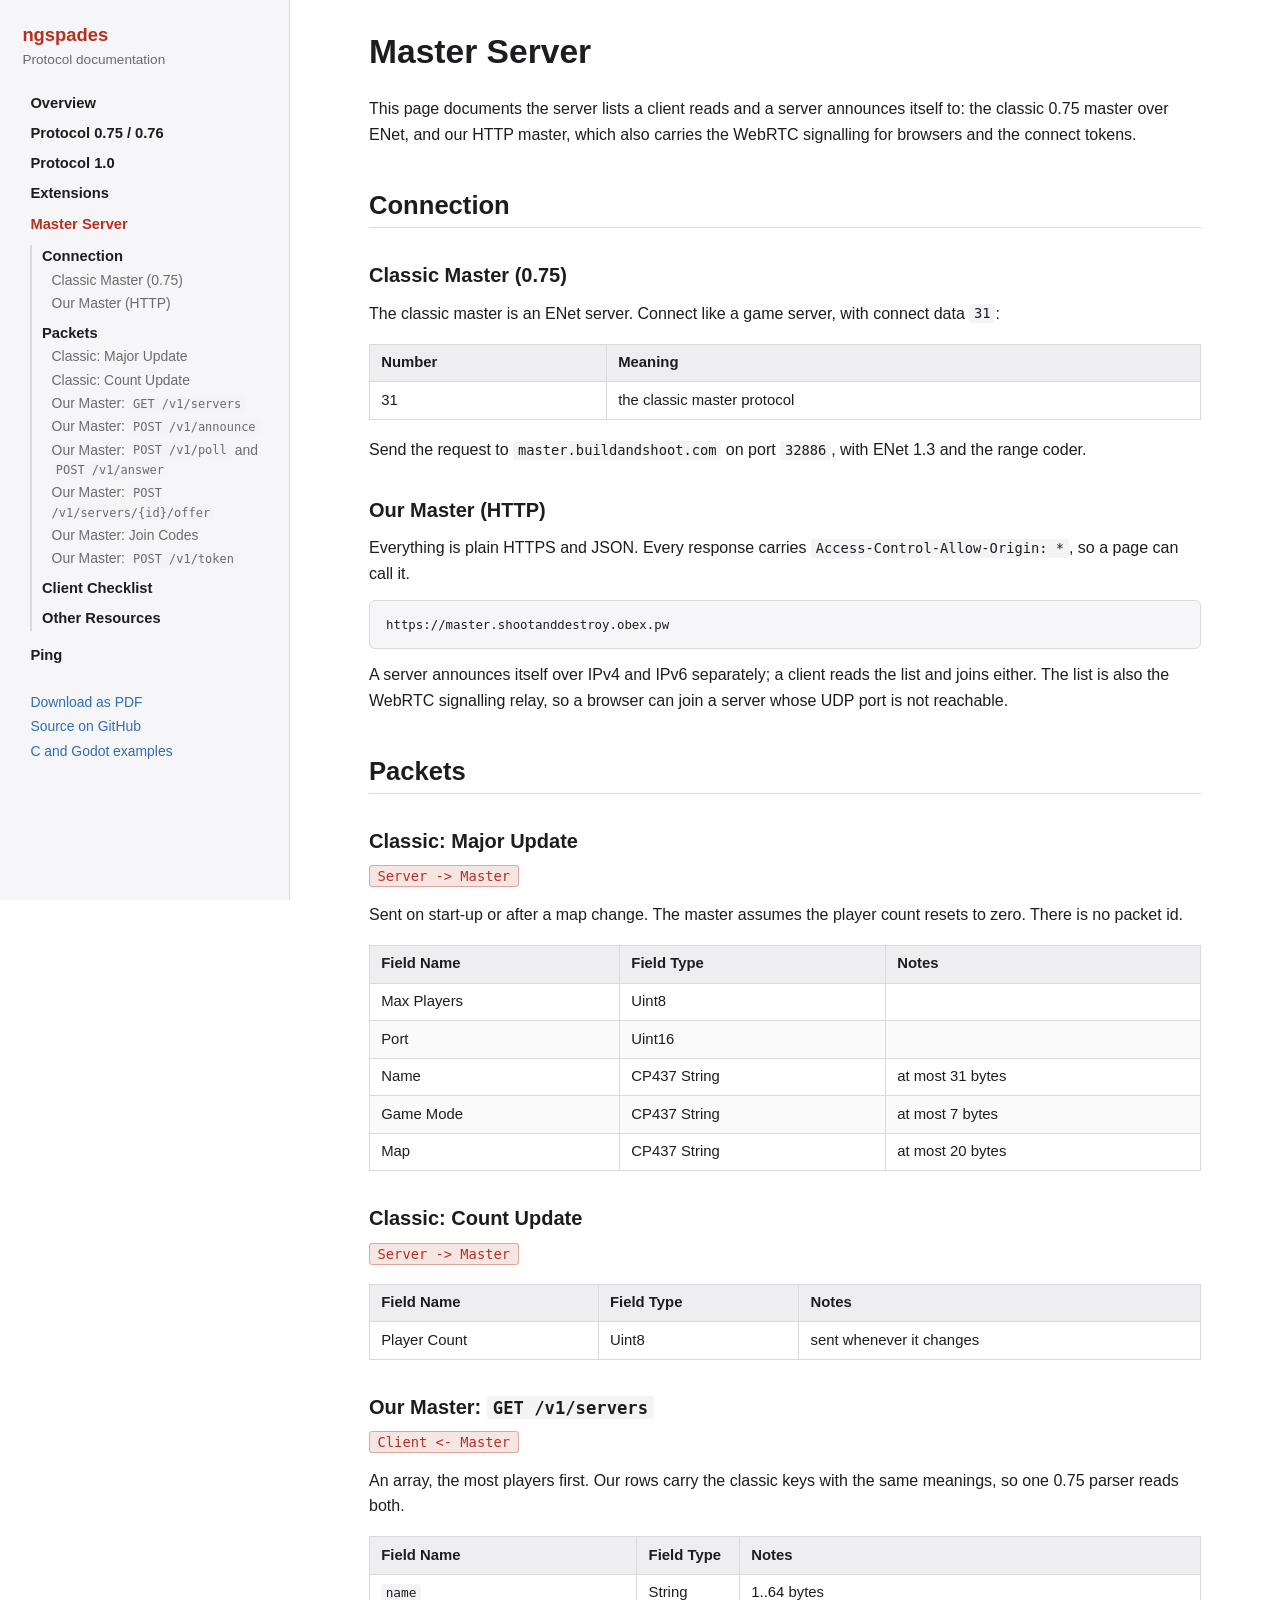
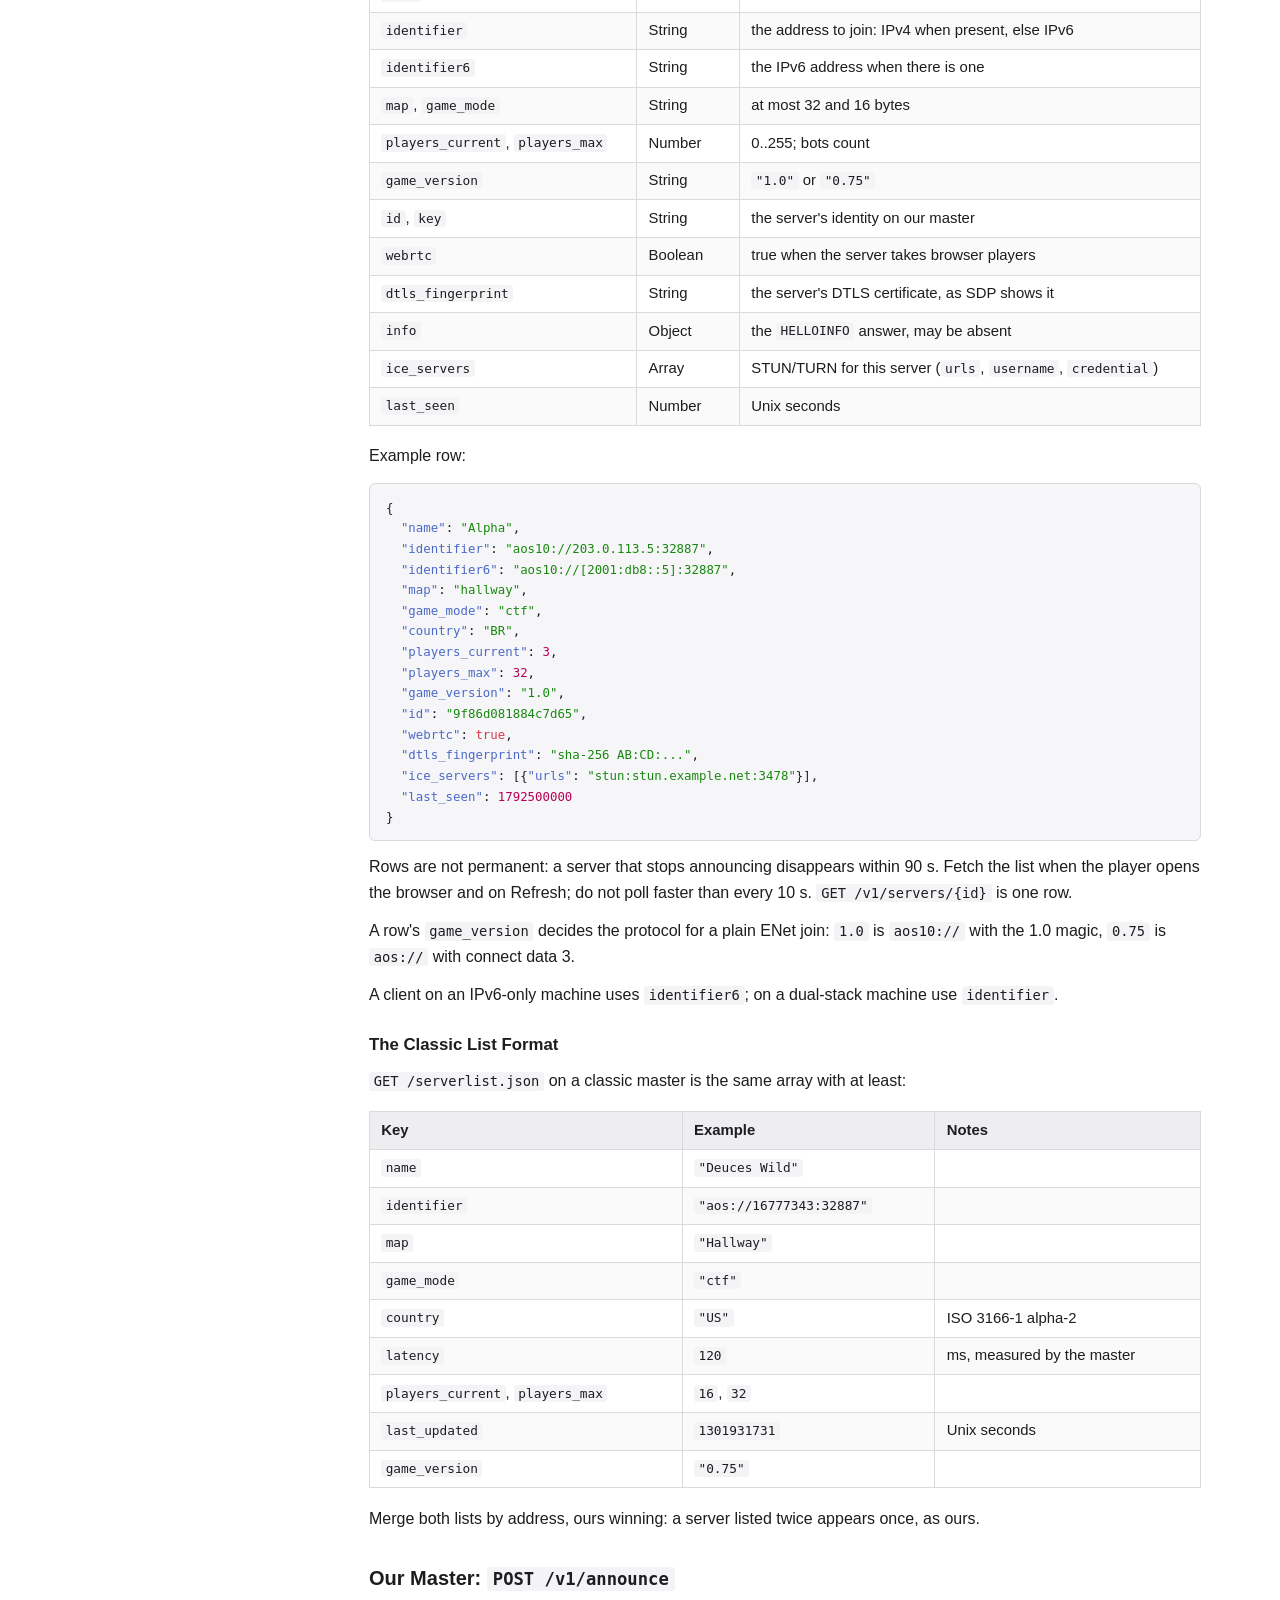
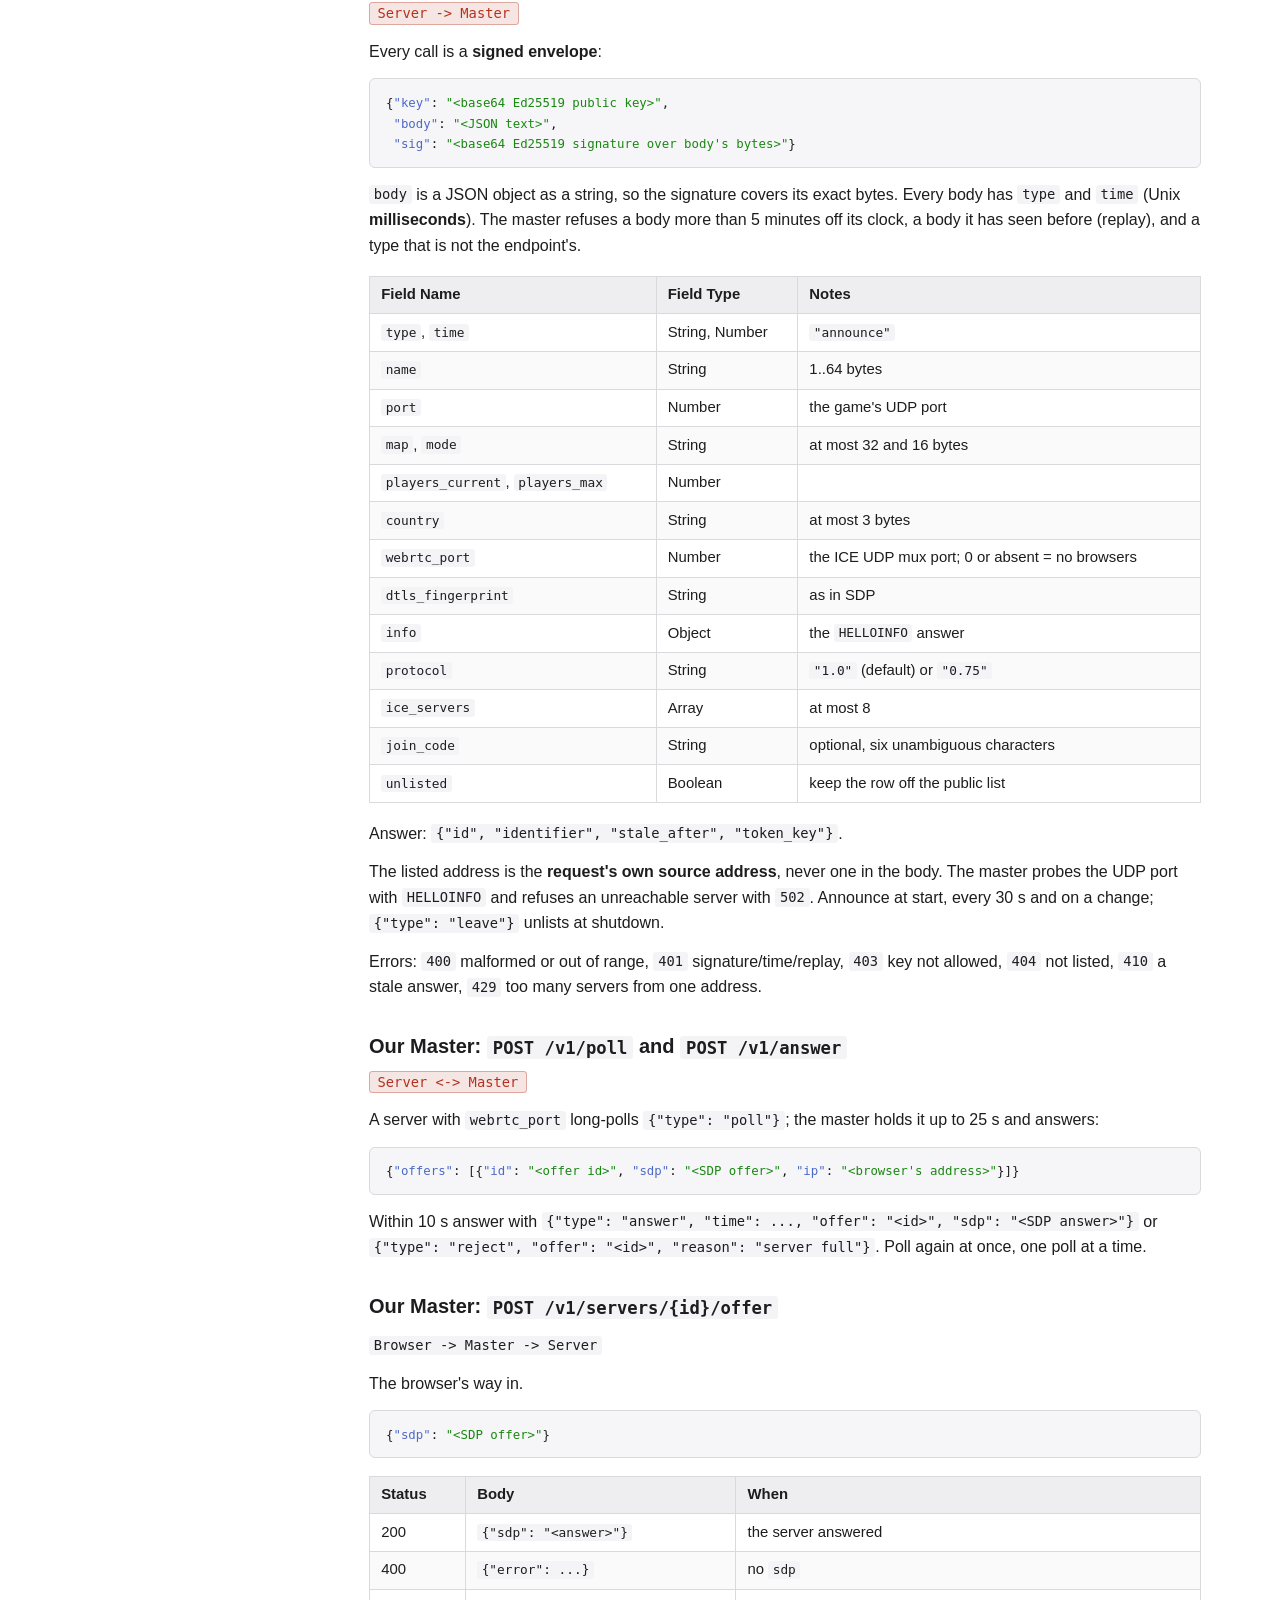
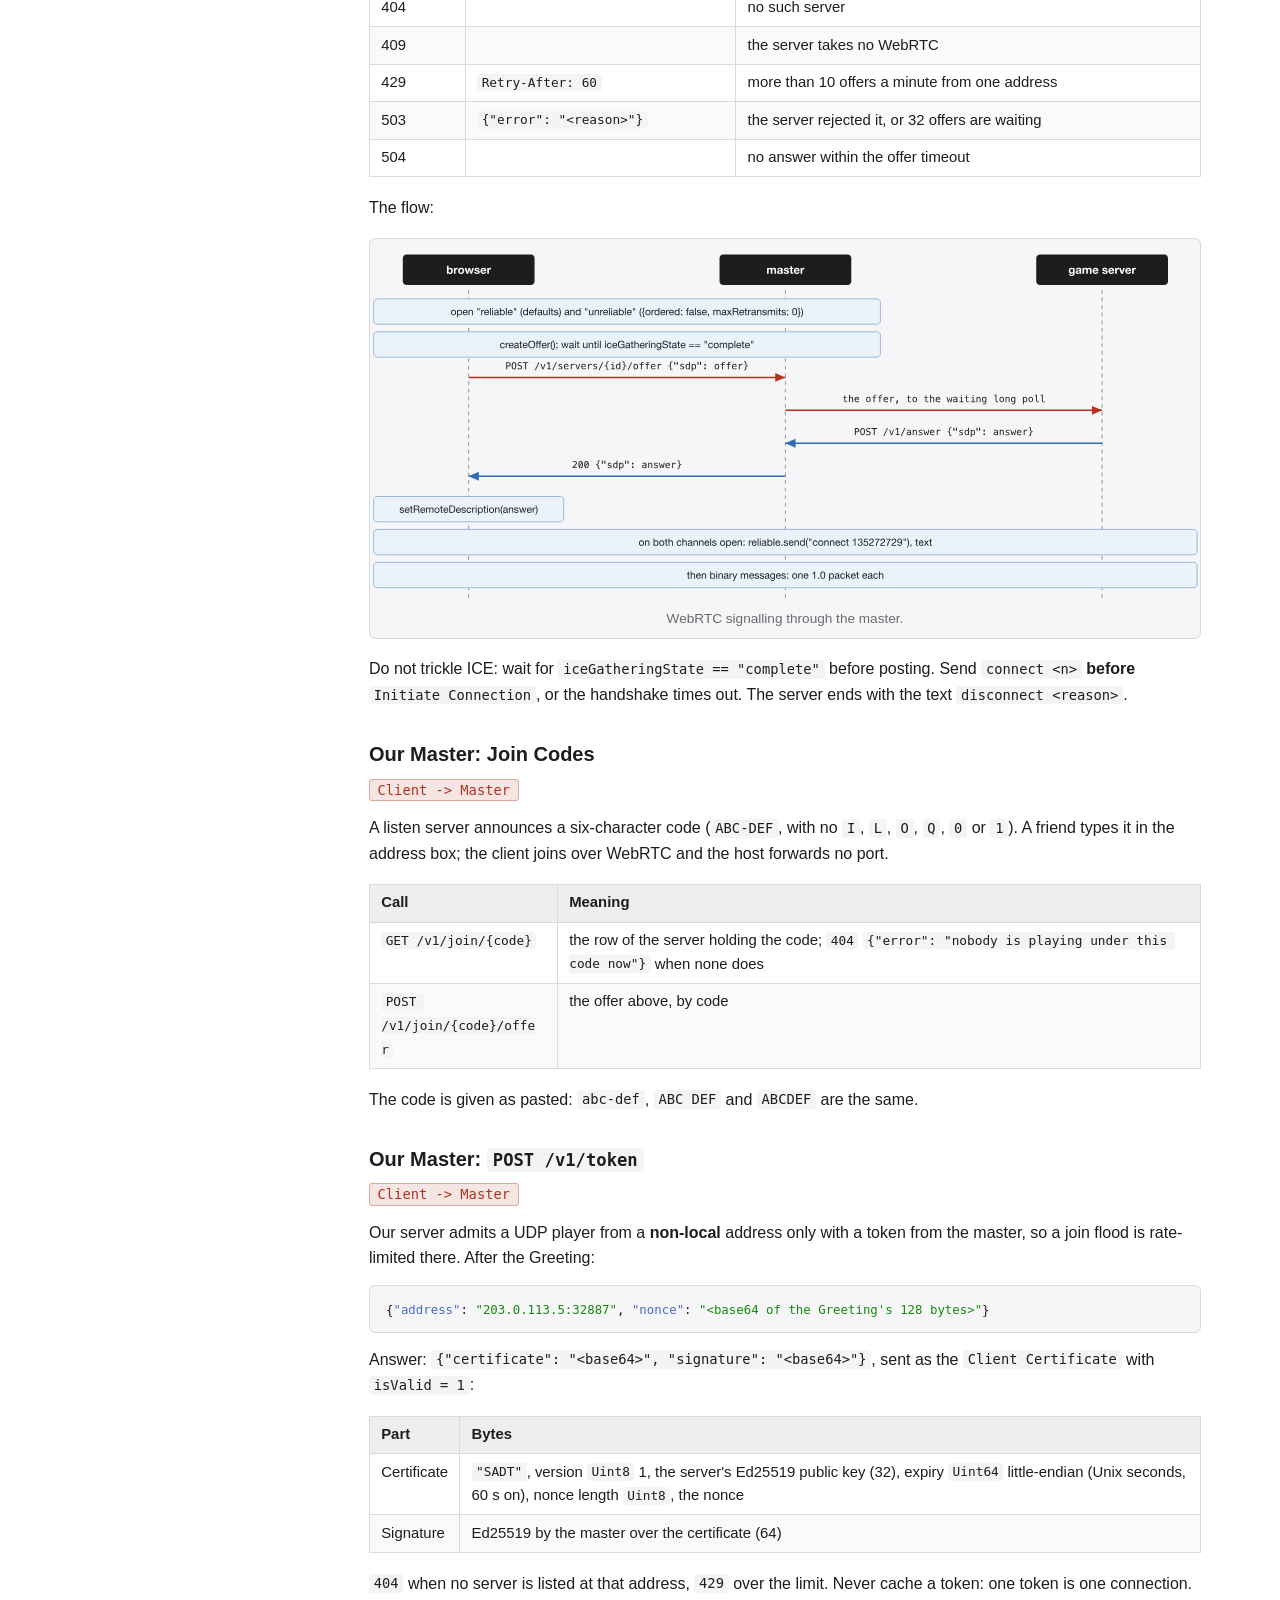
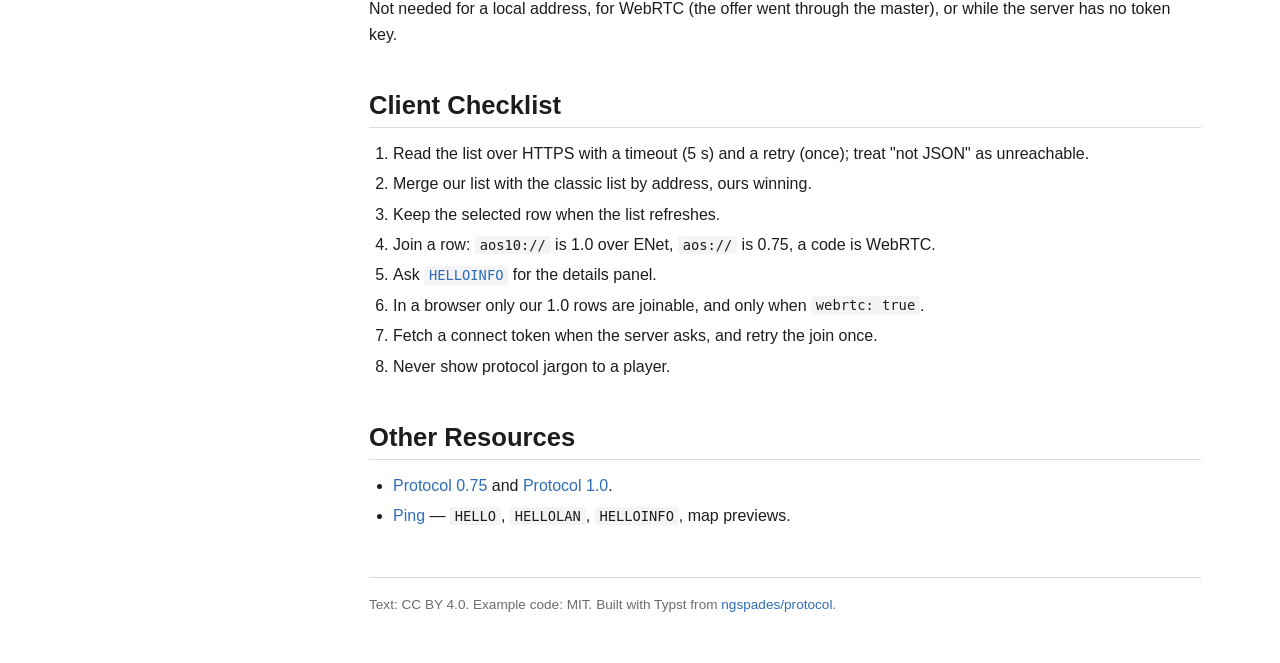
<file: protocolmaster/index.html>
<!DOCTYPE html><html lang="en"><head><meta charset="utf-8"><meta name="viewport" content="width=device-width, initial-scale=1"><title>Master Server | ngspades Protocol Documentation</title><meta name="description" content="The classic master and our HTTP master: the list, announcing, WebRTC signalling, join codes and connect tokens."><link rel="canonical" href="https://ngspades.github.io/protocol/protocolmaster.html"><link rel="stylesheet" href="../style.css"></head><body><div class="layout"><nav class="sidebar"><a class="brand" href="../index.html">ngspades</a><p class="brand-sub">Protocol documentation</p><ul class="pages"><li class><a href="../index.html">Overview</a></li><li class><a href="../protocol075.html">Protocol 0.75 / 0.76</a></li><li class><a href="../protocol10.html">Protocol 1.0</a></li><li class><a href="../extensions.html">Extensions</a></li><li class="current"><a href="#">Master Server</a><ul class="toc"><li class="l1"><a href="#connection">Connection</a></li><li class="l2"><a href="#classic-master-075">Classic Master (0.75)</a></li><li class="l2"><a href="#our-master-http">Our Master (HTTP)</a></li><li class="l1"><a href="#packets">Packets</a></li><li class="l2"><a href="#classic-major-update">Classic: Major Update</a></li><li class="l2"><a href="#classic-count-update">Classic: Count Update</a></li><li class="l2"><a href="#our-master-get-v1servers">Our Master: <code>GET /v1/servers</code></a></li><li class="l2"><a href="#our-master-post-v1announce">Our Master: <code>POST /v1/announce</code></a></li><li class="l2"><a href="#our-master-post-v1poll-and-post-v1answer">Our Master: <code>POST /v1/poll</code> and <code>POST /v1/answer</code></a></li><li class="l2"><a href="#our-master-post-v1serversidoffer">Our Master: <code>POST /v1/servers/{id}/offer</code></a></li><li class="l2"><a href="#our-master-join-codes">Our Master: Join Codes</a></li><li class="l2"><a href="#our-master-post-v1token">Our Master: <code>POST /v1/token</code></a></li><li class="l1"><a href="#client-checklist">Client Checklist</a></li><li class="l1"><a href="#other-resources">Other Resources</a></li></ul></li><li class><a href="../protocolping.html">Ping</a></li></ul><p class="side-links"><a href="../pdf/ngspades-protocol.pdf">Download as PDF</a><a href="https://github.com/ngspades/protocol">Source on GitHub</a><a href="https://github.com/ngspades/protocol/tree/main/examples">C and Godot examples</a></p></nav><main><article class="doc"><h1>Master Server</h1><p>This page documents the server lists a client reads and a server announces itself to: the classic 0.75 master over ENet, and our HTTP master, which also carries the WebRTC signalling for browsers and the connect tokens.</p><h2 id="connection"><a class="hl" href="#connection">Connection</a></h2><h3 id="classic-master-075"><a class="hl" href="#classic-master-075">Classic Master (0.75)</a></h3><p>The classic master is an ENet server. Connect like a game server, with connect data <code>31</code>:</p><div class="table-wrap"><table><thead><tr><th>Number</th><th>Meaning</th></tr></thead><tbody><tr><td>31</td><td>the classic master protocol</td></tr></tbody></table></div><p>Send the request to <code>master.buildandshoot.com</code> on port <code>32886</code>, with ENet 1.3 and the range coder.</p><h3 id="our-master-http"><a class="hl" href="#our-master-http">Our Master (HTTP)</a></h3><p>Everything is plain HTTPS and JSON. Every response carries <code>Access-Control-Allow-Origin: *</code>, so a page can call it.</p><pre><code>https://master.shootanddestroy.obex.pw</code></pre><p>A server announces itself over IPv4 and IPv6 separately; a client reads the list and joins either. The list is also the WebRTC signalling relay, so a browser can join a server whose UDP port is not reachable.</p><h2 id="packets"><a class="hl" href="#packets">Packets</a></h2><h3 id="classic-major-update"><a class="hl" href="#classic-major-update">Classic: Major Update</a></h3><p class="dir"><code class="dir-badge">Server -> Master</code></p><p>Sent on start-up or after a map change. The master assumes the player count resets to zero. There is no packet id.</p><div class="table-wrap"><table><thead><tr><th>Field Name</th><th>Field Type</th><th>Notes</th></tr></thead><tbody><tr><td>Max Players</td><td>Uint8</td><td></td></tr><tr><td>Port</td><td>Uint16</td><td></td></tr><tr><td>Name</td><td>CP437 String</td><td>at most 31 bytes</td></tr><tr><td>Game Mode</td><td>CP437 String</td><td>at most 7 bytes</td></tr><tr><td>Map</td><td>CP437 String</td><td>at most 20 bytes</td></tr></tbody></table></div><h3 id="classic-count-update"><a class="hl" href="#classic-count-update">Classic: Count Update</a></h3><p class="dir"><code class="dir-badge">Server -> Master</code></p><div class="table-wrap"><table><thead><tr><th>Field Name</th><th>Field Type</th><th>Notes</th></tr></thead><tbody><tr><td>Player Count</td><td>Uint8</td><td>sent whenever it changes</td></tr></tbody></table></div><h3 id="our-master-get-v1servers"><a class="hl" href="#our-master-get-v1servers">Our Master: <code>GET /v1/servers</code></a></h3><p class="dir"><code class="dir-badge">Client &lt;- Master</code></p><p>An array, the most players first. Our rows carry the classic keys with the same meanings, so one 0.75 parser reads both.</p><div class="table-wrap"><table><thead><tr><th>Field Name</th><th>Field Type</th><th>Notes</th></tr></thead><tbody><tr><td><code>name</code></td><td>String</td><td>1..64 bytes</td></tr><tr><td><code>identifier</code></td><td>String</td><td>the address to join: IPv4 when present, else IPv6</td></tr><tr><td><code>identifier6</code></td><td>String</td><td>the IPv6 address when there is one</td></tr><tr><td><code>map</code>, <code>game_mode</code></td><td>String</td><td>at most 32 and 16 bytes</td></tr><tr><td><code>players_current</code>, <code>players_max</code></td><td>Number</td><td>0..255; bots count</td></tr><tr><td><code>game_version</code></td><td>String</td><td><code>"1.0"</code> or <code>"0.75"</code></td></tr><tr><td><code>id</code>, <code>key</code></td><td>String</td><td>the server's identity on our master</td></tr><tr><td><code>webrtc</code></td><td>Boolean</td><td>true when the server takes browser players</td></tr><tr><td><code>dtls_fingerprint</code></td><td>String</td><td>the server's DTLS certificate, as SDP shows it</td></tr><tr><td><code>info</code></td><td>Object</td><td>the <code>HELLOINFO</code> answer, may be absent</td></tr><tr><td><code>ice_servers</code></td><td>Array</td><td>STUN/TURN for this server (<code>urls</code>, <code>username</code>, <code>credential</code>)</td></tr><tr><td><code>last_seen</code></td><td>Number</td><td>Unix seconds</td></tr></tbody></table></div><p>Example row:</p><pre><code data-lang="json">{
  <span style="color: #4b69c6">"</span><span style="color: #4b69c6">name</span><span style="color: #4b69c6">"</span>: <span style="color: #198810">"</span><span style="color: #198810">Alpha</span><span style="color: #198810">"</span>,
  <span style="color: #4b69c6">"</span><span style="color: #4b69c6">identifier</span><span style="color: #4b69c6">"</span>: <span style="color: #198810">"</span><span style="color: #198810">aos10://203.0.113.5:32887</span><span style="color: #198810">"</span>,
  <span style="color: #4b69c6">"</span><span style="color: #4b69c6">identifier6</span><span style="color: #4b69c6">"</span>: <span style="color: #198810">"</span><span style="color: #198810">aos10://[2001:db8::5]:32887</span><span style="color: #198810">"</span>,
  <span style="color: #4b69c6">"</span><span style="color: #4b69c6">map</span><span style="color: #4b69c6">"</span>: <span style="color: #198810">"</span><span style="color: #198810">hallway</span><span style="color: #198810">"</span>,
  <span style="color: #4b69c6">"</span><span style="color: #4b69c6">game_mode</span><span style="color: #4b69c6">"</span>: <span style="color: #198810">"</span><span style="color: #198810">ctf</span><span style="color: #198810">"</span>,
  <span style="color: #4b69c6">"</span><span style="color: #4b69c6">country</span><span style="color: #4b69c6">"</span>: <span style="color: #198810">"</span><span style="color: #198810">BR</span><span style="color: #198810">"</span>,
  <span style="color: #4b69c6">"</span><span style="color: #4b69c6">players_current</span><span style="color: #4b69c6">"</span>: <span style="color: #b60157">3</span>,
  <span style="color: #4b69c6">"</span><span style="color: #4b69c6">players_max</span><span style="color: #4b69c6">"</span>: <span style="color: #b60157">32</span>,
  <span style="color: #4b69c6">"</span><span style="color: #4b69c6">game_version</span><span style="color: #4b69c6">"</span>: <span style="color: #198810">"</span><span style="color: #198810">1.0</span><span style="color: #198810">"</span>,
  <span style="color: #4b69c6">"</span><span style="color: #4b69c6">id</span><span style="color: #4b69c6">"</span>: <span style="color: #198810">"</span><span style="color: #198810">9f86d081884c7d65</span><span style="color: #198810">"</span>,
  <span style="color: #4b69c6">"</span><span style="color: #4b69c6">webrtc</span><span style="color: #4b69c6">"</span>: <span style="color: #d73948">true</span>,
  <span style="color: #4b69c6">"</span><span style="color: #4b69c6">dtls_fingerprint</span><span style="color: #4b69c6">"</span>: <span style="color: #198810">"</span><span style="color: #198810">sha-256 AB:CD:...</span><span style="color: #198810">"</span>,
  <span style="color: #4b69c6">"</span><span style="color: #4b69c6">ice_servers</span><span style="color: #4b69c6">"</span>: [{<span style="color: #4b69c6">"</span><span style="color: #4b69c6">urls</span><span style="color: #4b69c6">"</span>: <span style="color: #198810">"</span><span style="color: #198810">stun:stun.example.net:3478</span><span style="color: #198810">"</span>}],
  <span style="color: #4b69c6">"</span><span style="color: #4b69c6">last_seen</span><span style="color: #4b69c6">"</span>: <span style="color: #b60157">1792500000</span>
}</code></pre><p>Rows are not permanent: a server that stops announcing disappears within 90 s. Fetch the list when the player opens the browser and on Refresh; do not poll faster than every 10 s. <code>GET /v1/servers/{id}</code> is one row.</p><p>A row's <code>game_version</code> decides the protocol for a plain ENet join: <code>1.0</code> is <code>aos10://</code> with the 1.0 magic, <code>0.75</code> is <code>aos://</code> with connect data 3.</p><p>A client on an IPv6-only machine uses <code>identifier6</code>; on a dual-stack machine use <code>identifier</code>.</p><h4 id="the-classic-list-format"><a class="hl" href="#the-classic-list-format">The Classic List Format</a></h4><p><code>GET /serverlist.json</code> on a classic master is the same array with at least:</p><div class="table-wrap"><table><thead><tr><th>Key</th><th>Example</th><th>Notes</th></tr></thead><tbody><tr><td><code>name</code></td><td><code>"Deuces Wild"</code></td><td></td></tr><tr><td><code>identifier</code></td><td><code>"aos://16777343:32887"</code></td><td></td></tr><tr><td><code>map</code></td><td><code>"Hallway"</code></td><td></td></tr><tr><td><code>game_mode</code></td><td><code>"ctf"</code></td><td></td></tr><tr><td><code>country</code></td><td><code>"US"</code></td><td>ISO 3166-1 alpha-2</td></tr><tr><td><code>latency</code></td><td><code>120</code></td><td>ms, measured by the master</td></tr><tr><td><code>players_current</code>, <code>players_max</code></td><td><code>16</code>, <code>32</code></td><td></td></tr><tr><td><code>last_updated</code></td><td><code>1301931731</code></td><td>Unix seconds</td></tr><tr><td><code>game_version</code></td><td><code>"0.75"</code></td><td></td></tr></tbody></table></div><p>Merge both lists by address, ours winning: a server listed twice appears once, as ours.</p><h3 id="our-master-post-v1announce"><a class="hl" href="#our-master-post-v1announce">Our Master: <code>POST /v1/announce</code></a></h3><p class="dir"><code class="dir-badge">Server -> Master</code></p><p>Every call is a <strong>signed envelope</strong>:</p><pre><code data-lang="json">{<span style="color: #4b69c6">"</span><span style="color: #4b69c6">key</span><span style="color: #4b69c6">"</span>: <span style="color: #198810">"</span><span style="color: #198810">&lt;base64 Ed25519 public key></span><span style="color: #198810">"</span>,
 <span style="color: #4b69c6">"</span><span style="color: #4b69c6">body</span><span style="color: #4b69c6">"</span>: <span style="color: #198810">"</span><span style="color: #198810">&lt;JSON text></span><span style="color: #198810">"</span>,
 <span style="color: #4b69c6">"</span><span style="color: #4b69c6">sig</span><span style="color: #4b69c6">"</span>: <span style="color: #198810">"</span><span style="color: #198810">&lt;base64 Ed25519 signature over body's bytes></span><span style="color: #198810">"</span>}</code></pre><p><code>body</code> is a JSON object as a string, so the signature covers its exact bytes. Every body has <code>type</code> and <code>time</code> (Unix <strong>milliseconds</strong>). The master refuses a body more than 5 minutes off its clock, a body it has seen before (replay), and a type that is not the endpoint's.</p><div class="table-wrap"><table><thead><tr><th>Field Name</th><th>Field Type</th><th>Notes</th></tr></thead><tbody><tr><td><code>type</code>, <code>time</code></td><td>String, Number</td><td><code>"announce"</code></td></tr><tr><td><code>name</code></td><td>String</td><td>1..64 bytes</td></tr><tr><td><code>port</code></td><td>Number</td><td>the game's UDP port</td></tr><tr><td><code>map</code>, <code>mode</code></td><td>String</td><td>at most 32 and 16 bytes</td></tr><tr><td><code>players_current</code>, <code>players_max</code></td><td>Number</td><td></td></tr><tr><td><code>country</code></td><td>String</td><td>at most 3 bytes</td></tr><tr><td><code>webrtc_port</code></td><td>Number</td><td>the ICE UDP mux port; 0 or absent = no browsers</td></tr><tr><td><code>dtls_fingerprint</code></td><td>String</td><td>as in SDP</td></tr><tr><td><code>info</code></td><td>Object</td><td>the <code>HELLOINFO</code> answer</td></tr><tr><td><code>protocol</code></td><td>String</td><td><code>"1.0"</code> (default) or <code>"0.75"</code></td></tr><tr><td><code>ice_servers</code></td><td>Array</td><td>at most 8</td></tr><tr><td><code>join_code</code></td><td>String</td><td>optional, six unambiguous characters</td></tr><tr><td><code>unlisted</code></td><td>Boolean</td><td>keep the row off the public list</td></tr></tbody></table></div><p>Answer: <code>{"id", "identifier", "stale_after", "token_key"}</code>.</p><p>The listed address is the <strong>request's own source address</strong>, never one in the body. The master probes the UDP port with <code>HELLOINFO</code> and refuses an unreachable server with <code>502</code>. Announce at start, every 30 s and on a change; <code>{"type": "leave"}</code> unlists at shutdown.</p><p>Errors: <code>400</code> malformed or out of range, <code>401</code> signature/time/replay, <code>403</code> key not allowed, <code>404</code> not listed, <code>410</code> a stale answer, <code>429</code> too many servers from one address.</p><h3 id="our-master-post-v1poll-and-post-v1answer"><a class="hl" href="#our-master-post-v1poll-and-post-v1answer">Our Master: <code>POST /v1/poll</code> and <code>POST /v1/answer</code></a></h3><p class="dir"><code class="dir-badge">Server &lt;-> Master</code></p><p>A server with <code>webrtc_port</code> long-polls <code>{"type": "poll"}</code>; the master holds it up to 25 s and answers:</p><pre><code data-lang="json">{<span style="color: #4b69c6">"</span><span style="color: #4b69c6">offers</span><span style="color: #4b69c6">"</span>: [{<span style="color: #4b69c6">"</span><span style="color: #4b69c6">id</span><span style="color: #4b69c6">"</span>: <span style="color: #198810">"</span><span style="color: #198810">&lt;offer id></span><span style="color: #198810">"</span>, <span style="color: #4b69c6">"</span><span style="color: #4b69c6">sdp</span><span style="color: #4b69c6">"</span>: <span style="color: #198810">"</span><span style="color: #198810">&lt;SDP offer></span><span style="color: #198810">"</span>, <span style="color: #4b69c6">"</span><span style="color: #4b69c6">ip</span><span style="color: #4b69c6">"</span>: <span style="color: #198810">"</span><span style="color: #198810">&lt;browser's address></span><span style="color: #198810">"</span>}]}</code></pre><p>Within 10 s answer with <code>{"type": "answer", "time": ..., "offer": "&lt;id>", "sdp": "&lt;SDP answer>"}</code> or <code>{"type": "reject", "offer": "&lt;id>", "reason": "server full"}</code>. Poll again at once, one poll at a time.</p><h3 id="our-master-post-v1serversidoffer"><a class="hl" href="#our-master-post-v1serversidoffer">Our Master: <code>POST /v1/servers/{id}/offer</code></a></h3><p><code>Browser -> Master -> Server</code></p><p>The browser's way in.</p><pre><code data-lang="json">{<span style="color: #4b69c6">"</span><span style="color: #4b69c6">sdp</span><span style="color: #4b69c6">"</span>: <span style="color: #198810">"</span><span style="color: #198810">&lt;SDP offer></span><span style="color: #198810">"</span>}</code></pre><div class="table-wrap"><table><thead><tr><th>Status</th><th>Body</th><th>When</th></tr></thead><tbody><tr><td>200</td><td><code>{"sdp": "&lt;answer>"}</code></td><td>the server answered</td></tr><tr><td>400</td><td><code>{"error": ...}</code></td><td>no <code>sdp</code></td></tr><tr><td>404</td><td></td><td>no such server</td></tr><tr><td>409</td><td></td><td>the server takes no WebRTC</td></tr><tr><td>429</td><td><code>Retry-After: 60</code></td><td>more than 10 offers a minute from one address</td></tr><tr><td>503</td><td><code>{"error": "&lt;reason>"}</code></td><td>the server rejected it, or 32 offers are waiting</td></tr><tr><td>504</td><td></td><td>no answer within the offer timeout</td></tr></tbody></table></div><p>The flow:</p><figure class="diagram" role="img" aria-label="Note: open &quot;reliable&quot; (defaults) and &quot;unreliable&quot; ({ordered: false, maxRetransmits: 0}); Note: createOffer(); wait until iceGatheringState == &quot;complete&quot;; browser to master: POST /v1/servers/{id}/offer {&quot;sdp&quot;: offer}; master to game server: the offer, to the waiting long poll; game server to master: POST /v1/answer {&quot;sdp&quot;: answer}; master to browser: 200 {&quot;sdp&quot;: answer}; Note: setRemoteDescription(answer); Note: on both channels open: reliable.send(&quot;connect 135272729&quot;), text; Note: then binary messages: one 1.0 packet each"><svg style="overflow: visible; width: 58.181818182em; height: 25.090909091em; display: block" viewBox="0 0 640 276" width="640pt" height="276pt" xmlns="http://www.w3.org/2000/svg" xmlns:xlink="http://www.w3.org/1999/xlink" xmlns:h5="http://www.w3.org/1999/xhtml"><g><path fill="none" stroke="#97979b" stroke-width="0.8" stroke-linecap="butt" stroke-linejoin="miter" stroke-miterlimit="4" stroke-dashoffset="0" stroke-dasharray="3 3" transform="translate(70 30)" d="M 0 0v 246"/><g transform="translate(18 2)"><path fill="#1d1d1f" fill-rule="nonzero" d="M 0 0m 0 3c 0 -1.656854249 1.343145751 -3 3 -3h 98c 1.656854249 0 3 1.343145751 3 3v 18c 0 1.656854249 -1.343145751 3 -3 3h -98c -1.656854249 0 -3 -1.343145751 -3 -3Z "/><g transform="matrix(1 0 0 -1 34.3375 15.213)"><use xlink:href="#g49289D2D7974DE7B35EFBEF4EAD60F9E" x="0" y="0" fill="#ffffff" fill-rule="nonzero"/><use xlink:href="#g225C9040919BFCF0673ED7D67BC795B" x="5.499" y="0" fill="#ffffff" fill-rule="nonzero"/><use xlink:href="#g6DFED2365607672A7E61A9E3BA6D4DF7" x="9" y="0" fill="#ffffff" fill-rule="nonzero"/><use xlink:href="#g940B742473C8653F82A3DEF1B9201957" x="14.499" y="0" fill="#ffffff" fill-rule="nonzero"/><use xlink:href="#gF816AA6BF999346D6E3CBB05F3114E1E" x="21.825" y="0" fill="#ffffff" fill-rule="nonzero"/><use xlink:href="#g62F6C96A262D4D10523C3948664669DE" x="26.658" y="0" fill="#ffffff" fill-rule="nonzero"/><use xlink:href="#g225C9040919BFCF0673ED7D67BC795B" x="31.824" y="0" fill="#ffffff" fill-rule="nonzero"/></g></g><path fill="none" stroke="#97979b" stroke-width="0.8" stroke-linecap="butt" stroke-linejoin="miter" stroke-miterlimit="4" stroke-dashoffset="0" stroke-dasharray="3 3" transform="translate(320 30)" d="M 0 0v 246"/><g transform="translate(268 2)"><path fill="#1d1d1f" fill-rule="nonzero" d="M 0 0m 0 3c 0 -1.656854249 1.343145751 -3 3 -3h 98c 1.656854249 0 3 1.343145751 3 3v 18c 0 1.656854249 -1.343145751 3 -3 3h -98c -1.656854249 0 -3 -1.343145751 -3 -3Z "/><g transform="matrix(1 0 0 -1 37.006 15.213)"><use xlink:href="#gA0A0E9861AE27BD0F659F0DBCC7642F6" x="0" y="0" fill="#ffffff" fill-rule="nonzero"/><use xlink:href="#g9C0610E28599C48F33F800E782CD96E9" x="8.154" y="0" fill="#ffffff" fill-rule="nonzero"/><use xlink:href="#gF816AA6BF999346D6E3CBB05F3114E1E" x="13.32" y="0" fill="#ffffff" fill-rule="nonzero"/><use xlink:href="#g9DD8C6188335A9E4C63FADFF813D089D" x="18.153" y="0" fill="#ffffff" fill-rule="nonzero"/><use xlink:href="#g62F6C96A262D4D10523C3948664669DE" x="21.321" y="0" fill="#ffffff" fill-rule="nonzero"/><use xlink:href="#g225C9040919BFCF0673ED7D67BC795B" x="26.487" y="0" fill="#ffffff" fill-rule="nonzero"/></g></g><path fill="none" stroke="#97979b" stroke-width="0.8" stroke-linecap="butt" stroke-linejoin="miter" stroke-miterlimit="4" stroke-dashoffset="0" stroke-dasharray="3 3" transform="translate(570 30)" d="M 0 0v 246"/><g transform="translate(518 2)"><path fill="#1d1d1f" fill-rule="nonzero" d="M 0 0m 0 3c 0 -1.656854249 1.343145751 -3 3 -3h 98c 1.656854249 0 3 1.343145751 3 3v 18c 0 1.656854249 -1.343145751 3 -3 3h -98c -1.656854249 0 -3 -1.343145751 -3 -3Z "/><g transform="matrix(1 0 0 -1 25.333 15.213)"><use xlink:href="#g65EE7A93F146D26E625BB88A46DA9C8" x="0" y="0" fill="#ffffff" fill-rule="nonzero"/><use xlink:href="#g9C0610E28599C48F33F800E782CD96E9" x="5.499" y="0" fill="#ffffff" fill-rule="nonzero"/><use xlink:href="#gA0A0E9861AE27BD0F659F0DBCC7642F6" x="10.665" y="0" fill="#ffffff" fill-rule="nonzero"/><use xlink:href="#g62F6C96A262D4D10523C3948664669DE" x="18.819" y="0" fill="#ffffff" fill-rule="nonzero"/><use xlink:href="#gF816AA6BF999346D6E3CBB05F3114E1E" x="26.487" y="0" fill="#ffffff" fill-rule="nonzero"/><use xlink:href="#g62F6C96A262D4D10523C3948664669DE" x="31.32" y="0" fill="#ffffff" fill-rule="nonzero"/><use xlink:href="#g225C9040919BFCF0673ED7D67BC795B" x="36.486" y="0" fill="#ffffff" fill-rule="nonzero"/><use xlink:href="#gBA83B36F2483F3FC74F42EAC55176489" x="39.987" y="0" fill="#ffffff" fill-rule="nonzero"/><use xlink:href="#g62F6C96A262D4D10523C3948664669DE" x="44.667" y="0" fill="#ffffff" fill-rule="nonzero"/><use xlink:href="#g225C9040919BFCF0673ED7D67BC795B" x="49.833" y="0" fill="#ffffff" fill-rule="nonzero"/></g></g><g transform="translate(-5 37)"><path fill="#eaf2fb" fill-rule="nonzero" d="M 0 0m 0 2.7c 0 -1.491168825 1.208831175 -2.7 2.7 -2.7h 394.6c 1.491168825 0 2.7 1.208831175 2.7 2.7v 14.6c 0 1.491168825 -1.208831175 2.7 -2.7 2.7h -394.6c -1.491168825 0 -2.7 -1.208831175 -2.7 -2.7Z "/><path fill="none" stroke="#82a7d3" stroke-width="0.6" stroke-linecap="butt" stroke-linejoin="miter" stroke-miterlimit="4" d="M 0 0m 2.7 0h 394.6c 1.491168825 0 2.7 1.208831175 2.7 2.7v 14.6c 0 1.491168825 -1.208831175 2.7 -2.7 2.7h -394.6c -1.491168825 0 -2.7 -1.208831175 -2.7 -2.7v -14.6c 0 -1.491168825 1.208831175 -2.7 2.7 -2.7"/><g transform="matrix(1 0 0 -1 60.716 12.856)"><use xlink:href="#gC76F11DAD52FAC92E5F6681E1F3A8E24" x="0" y="0" fill="#1d1d1f" fill-rule="nonzero"/><use xlink:href="#g97071A2893B0C7191AEDE27EAE655EFE" x="4.592" y="0" fill="#1d1d1f" fill-rule="nonzero"/><use xlink:href="#g6B217B44DBEC65D521E4D6C450891318" x="9.336" y="0" fill="#1d1d1f" fill-rule="nonzero"/><use xlink:href="#gFC762F034065CB92308F77DA50904636" x="13.632" y="0" fill="#1d1d1f" fill-rule="nonzero"/><use xlink:href="#gCA8159DC03609F3EEB8FBD1CE1C3ABAB" x="20.304" y="0" fill="#1d1d1f" fill-rule="nonzero"/><use xlink:href="#gDE0960E94F350358A27A95EE3692B6C6" x="23.712" y="0" fill="#1d1d1f" fill-rule="nonzero"/><use xlink:href="#g6B217B44DBEC65D521E4D6C450891318" x="26.232" y="0" fill="#1d1d1f" fill-rule="nonzero"/><use xlink:href="#g8F816F4F6B3A797165B922832E440B5A" x="30.528" y="0" fill="#1d1d1f" fill-rule="nonzero"/><use xlink:href="#g32B342CADBF6914BAE52C992C70E94C0" x="32.304" y="0" fill="#1d1d1f" fill-rule="nonzero"/><use xlink:href="#gB9D4D6D822821FBD03112B321A4F5F37" x="34.08" y="0" fill="#1d1d1f" fill-rule="nonzero"/><use xlink:href="#gA140E16CF1ABF13007304C5857587282" x="38.376" y="0" fill="#1d1d1f" fill-rule="nonzero"/><use xlink:href="#g8F816F4F6B3A797165B922832E440B5A" x="43.12" y="0" fill="#1d1d1f" fill-rule="nonzero"/><use xlink:href="#g6B217B44DBEC65D521E4D6C450891318" x="44.896" y="0" fill="#1d1d1f" fill-rule="nonzero"/><use xlink:href="#gCA8159DC03609F3EEB8FBD1CE1C3ABAB" x="49.192" y="0" fill="#1d1d1f" fill-rule="nonzero"/><use xlink:href="#g19F4600DA8A92559FDFEFC9A8CD7BC07" x="54.824" y="0" fill="#1d1d1f" fill-rule="nonzero"/><use xlink:href="#g56F73A9DDE7688229227FB61E73B22EB" x="56.896" y="0" fill="#1d1d1f" fill-rule="nonzero"/><use xlink:href="#g6B217B44DBEC65D521E4D6C450891318" x="61.64" y="0" fill="#1d1d1f" fill-rule="nonzero"/><use xlink:href="#g2215F777D7B46A714F825E597E0DAC26" x="65.936" y="0" fill="#1d1d1f" fill-rule="nonzero"/><use xlink:href="#gB9D4D6D822821FBD03112B321A4F5F37" x="68.304" y="0" fill="#1d1d1f" fill-rule="nonzero"/><use xlink:href="#g9186BB761FCB61E50F26CCCFD81F00F6" x="72.6" y="0" fill="#1d1d1f" fill-rule="nonzero"/><use xlink:href="#g8F816F4F6B3A797165B922832E440B5A" x="77.048" y="0" fill="#1d1d1f" fill-rule="nonzero"/><use xlink:href="#g786D0DA605A095191D5C33A5BB968848" x="78.824" y="0" fill="#1d1d1f" fill-rule="nonzero"/><use xlink:href="#g3633D5EF187E794EAF4ED06368BFDFCF" x="81.344" y="0" fill="#1d1d1f" fill-rule="nonzero"/><use xlink:href="#gEED9CF782470B5DCDB2CF7DB8714BD48" x="85.344" y="0" fill="#1d1d1f" fill-rule="nonzero"/><use xlink:href="#gB9D4D6D822821FBD03112B321A4F5F37" x="89.64" y="0" fill="#1d1d1f" fill-rule="nonzero"/><use xlink:href="#gFC762F034065CB92308F77DA50904636" x="93.936" y="0" fill="#1d1d1f" fill-rule="nonzero"/><use xlink:href="#g56F73A9DDE7688229227FB61E73B22EB" x="98.384" y="0" fill="#1d1d1f" fill-rule="nonzero"/><use xlink:href="#gCA8159DC03609F3EEB8FBD1CE1C3ABAB" x="105.352" y="0" fill="#1d1d1f" fill-rule="nonzero"/><use xlink:href="#g9186BB761FCB61E50F26CCCFD81F00F6" x="108.76" y="0" fill="#1d1d1f" fill-rule="nonzero"/><use xlink:href="#gFC762F034065CB92308F77DA50904636" x="113.208" y="0" fill="#1d1d1f" fill-rule="nonzero"/><use xlink:href="#gDE0960E94F350358A27A95EE3692B6C6" x="117.656" y="0" fill="#1d1d1f" fill-rule="nonzero"/><use xlink:href="#g6B217B44DBEC65D521E4D6C450891318" x="120.176" y="0" fill="#1d1d1f" fill-rule="nonzero"/><use xlink:href="#g8F816F4F6B3A797165B922832E440B5A" x="124.472" y="0" fill="#1d1d1f" fill-rule="nonzero"/><use xlink:href="#g32B342CADBF6914BAE52C992C70E94C0" x="126.248" y="0" fill="#1d1d1f" fill-rule="nonzero"/><use xlink:href="#gB9D4D6D822821FBD03112B321A4F5F37" x="128.024" y="0" fill="#1d1d1f" fill-rule="nonzero"/><use xlink:href="#gA140E16CF1ABF13007304C5857587282" x="132.32" y="0" fill="#1d1d1f" fill-rule="nonzero"/><use xlink:href="#g8F816F4F6B3A797165B922832E440B5A" x="137.064" y="0" fill="#1d1d1f" fill-rule="nonzero"/><use xlink:href="#g6B217B44DBEC65D521E4D6C450891318" x="138.84" y="0" fill="#1d1d1f" fill-rule="nonzero"/><use xlink:href="#gCA8159DC03609F3EEB8FBD1CE1C3ABAB" x="143.136" y="0" fill="#1d1d1f" fill-rule="nonzero"/><use xlink:href="#g19F4600DA8A92559FDFEFC9A8CD7BC07" x="148.768" y="0" fill="#1d1d1f" fill-rule="nonzero"/><use xlink:href="#g618E0AB918293EC1110275F00AEAE0B4" x="150.84" y="0" fill="#1d1d1f" fill-rule="nonzero"/><use xlink:href="#gC76F11DAD52FAC92E5F6681E1F3A8E24" x="153.504" y="0" fill="#1d1d1f" fill-rule="nonzero"/><use xlink:href="#gDE0960E94F350358A27A95EE3692B6C6" x="158.096" y="0" fill="#1d1d1f" fill-rule="nonzero"/><use xlink:href="#g56F73A9DDE7688229227FB61E73B22EB" x="160.616" y="0" fill="#1d1d1f" fill-rule="nonzero"/><use xlink:href="#g6B217B44DBEC65D521E4D6C450891318" x="165.36" y="0" fill="#1d1d1f" fill-rule="nonzero"/><use xlink:href="#gDE0960E94F350358A27A95EE3692B6C6" x="169.656" y="0" fill="#1d1d1f" fill-rule="nonzero"/><use xlink:href="#g6B217B44DBEC65D521E4D6C450891318" x="172.176" y="0" fill="#1d1d1f" fill-rule="nonzero"/><use xlink:href="#g56F73A9DDE7688229227FB61E73B22EB" x="176.472" y="0" fill="#1d1d1f" fill-rule="nonzero"/><use xlink:href="#g8FC761C0D71B2702C51C7DC992BE3050" x="181.216" y="0" fill="#1d1d1f" fill-rule="nonzero"/><use xlink:href="#g2215F777D7B46A714F825E597E0DAC26" x="185.664" y="0" fill="#1d1d1f" fill-rule="nonzero"/><use xlink:href="#gB9D4D6D822821FBD03112B321A4F5F37" x="188.032" y="0" fill="#1d1d1f" fill-rule="nonzero"/><use xlink:href="#g8F816F4F6B3A797165B922832E440B5A" x="192.328" y="0" fill="#1d1d1f" fill-rule="nonzero"/><use xlink:href="#g3633D5EF187E794EAF4ED06368BFDFCF" x="194.104" y="0" fill="#1d1d1f" fill-rule="nonzero"/><use xlink:href="#g6B217B44DBEC65D521E4D6C450891318" x="198.104" y="0" fill="#1d1d1f" fill-rule="nonzero"/><use xlink:href="#g17457EBA2F759A9A0A3FB660CA1C2E3F" x="202.4" y="0" fill="#1d1d1f" fill-rule="nonzero"/><use xlink:href="#g53D2D7990B1448118A03E4A23C44B622" x="206.848" y="0" fill="#1d1d1f" fill-rule="nonzero"/><use xlink:href="#gB9D4D6D822821FBD03112B321A4F5F37" x="213.672" y="0" fill="#1d1d1f" fill-rule="nonzero"/><use xlink:href="#g3B647B04C4AC6EE54E97E0B9D09B93FB" x="217.968" y="0" fill="#1d1d1f" fill-rule="nonzero"/><use xlink:href="#g1A71C9430D0E4F3F6EE0277D0B74B957" x="222.112" y="0" fill="#1d1d1f" fill-rule="nonzero"/><use xlink:href="#g6B217B44DBEC65D521E4D6C450891318" x="227.592" y="0" fill="#1d1d1f" fill-rule="nonzero"/><use xlink:href="#g786D0DA605A095191D5C33A5BB968848" x="231.888" y="0" fill="#1d1d1f" fill-rule="nonzero"/><use xlink:href="#gDE0960E94F350358A27A95EE3692B6C6" x="234.408" y="0" fill="#1d1d1f" fill-rule="nonzero"/><use xlink:href="#gB9D4D6D822821FBD03112B321A4F5F37" x="237.072" y="0" fill="#1d1d1f" fill-rule="nonzero"/><use xlink:href="#gFC762F034065CB92308F77DA50904636" x="241.368" y="0" fill="#1d1d1f" fill-rule="nonzero"/><use xlink:href="#g3633D5EF187E794EAF4ED06368BFDFCF" x="245.816" y="0" fill="#1d1d1f" fill-rule="nonzero"/><use xlink:href="#g53D2D7990B1448118A03E4A23C44B622" x="249.816" y="0" fill="#1d1d1f" fill-rule="nonzero"/><use xlink:href="#g32B342CADBF6914BAE52C992C70E94C0" x="256.64" y="0" fill="#1d1d1f" fill-rule="nonzero"/><use xlink:href="#g786D0DA605A095191D5C33A5BB968848" x="258.416" y="0" fill="#1d1d1f" fill-rule="nonzero"/><use xlink:href="#g3633D5EF187E794EAF4ED06368BFDFCF" x="260.936" y="0" fill="#1d1d1f" fill-rule="nonzero"/><use xlink:href="#g8FC761C0D71B2702C51C7DC992BE3050" x="264.936" y="0" fill="#1d1d1f" fill-rule="nonzero"/><use xlink:href="#gDDF23FB0546961B67DD12874510DCF04" x="269.384" y="0" fill="#1d1d1f" fill-rule="nonzero"/><use xlink:href="#g199168B907022D88B17D4949931AAAEB" x="273.832" y="0" fill="#1d1d1f" fill-rule="nonzero"/><use xlink:href="#gEED9CF782470B5DCDB2CF7DB8714BD48" x="276.496" y="0" fill="#1d1d1f" fill-rule="nonzero"/></g></g><g transform="translate(-5 63)"><path fill="#eaf2fb" fill-rule="nonzero" d="M 0 0m 0 2.7c 0 -1.491168825 1.208831175 -2.7 2.7 -2.7h 394.6c 1.491168825 0 2.7 1.208831175 2.7 2.7v 14.6c 0 1.491168825 -1.208831175 2.7 -2.7 2.7h -394.6c -1.491168825 0 -2.7 -1.208831175 -2.7 -2.7Z "/><path fill="none" stroke="#82a7d3" stroke-width="0.6" stroke-linecap="butt" stroke-linejoin="miter" stroke-miterlimit="4" d="M 0 0m 2.7 0h 394.6c 1.491168825 0 2.7 1.208831175 2.7 2.7v 14.6c 0 1.491168825 -1.208831175 2.7 -2.7 2.7h -394.6c -1.491168825 0 -2.7 -1.208831175 -2.7 -2.7v -14.6c 0 -1.491168825 1.208831175 -2.7 2.7 -2.7"/><g transform="matrix(1 0 0 -1 99.476 12.856)"><use xlink:href="#g9524DB2AB7AD3B578280EC160D005BAC" x="0" y="0" fill="#1d1d1f" fill-rule="nonzero"/><use xlink:href="#gDE0960E94F350358A27A95EE3692B6C6" x="4.296" y="0" fill="#1d1d1f" fill-rule="nonzero"/><use xlink:href="#g6B217B44DBEC65D521E4D6C450891318" x="6.816" y="0" fill="#1d1d1f" fill-rule="nonzero"/><use xlink:href="#gB9D4D6D822821FBD03112B321A4F5F37" x="11.112" y="0" fill="#1d1d1f" fill-rule="nonzero"/><use xlink:href="#g786D0DA605A095191D5C33A5BB968848" x="15.408" y="0" fill="#1d1d1f" fill-rule="nonzero"/><use xlink:href="#g6B217B44DBEC65D521E4D6C450891318" x="17.928" y="0" fill="#1d1d1f" fill-rule="nonzero"/><use xlink:href="#gC5F65AC8FDD6BDF6CD639C7E960749BF" x="22.224" y="0" fill="#1d1d1f" fill-rule="nonzero"/><use xlink:href="#gA744D3FB037F61C7C5DDEBF18D535122" x="28.304" y="0" fill="#1d1d1f" fill-rule="nonzero"/><use xlink:href="#g6B217B44DBEC65D521E4D6C450891318" x="32.92" y="0" fill="#1d1d1f" fill-rule="nonzero"/><use xlink:href="#gDE0960E94F350358A27A95EE3692B6C6" x="37.216" y="0" fill="#1d1d1f" fill-rule="nonzero"/><use xlink:href="#g19F4600DA8A92559FDFEFC9A8CD7BC07" x="39.88" y="0" fill="#1d1d1f" fill-rule="nonzero"/><use xlink:href="#gEED9CF782470B5DCDB2CF7DB8714BD48" x="41.952" y="0" fill="#1d1d1f" fill-rule="nonzero"/><use xlink:href="#gE179048BC8A5FCB8A44DDBD10EB2C3D" x="44.024" y="0" fill="#1d1d1f" fill-rule="nonzero"/><use xlink:href="#g59AC21560F23BD028822EC9D80D5EB55" x="48.472" y="0" fill="#1d1d1f" fill-rule="nonzero"/><use xlink:href="#gB9D4D6D822821FBD03112B321A4F5F37" x="54.536" y="0" fill="#1d1d1f" fill-rule="nonzero"/><use xlink:href="#g32B342CADBF6914BAE52C992C70E94C0" x="58.832" y="0" fill="#1d1d1f" fill-rule="nonzero"/><use xlink:href="#g786D0DA605A095191D5C33A5BB968848" x="60.608" y="0" fill="#1d1d1f" fill-rule="nonzero"/><use xlink:href="#g9186BB761FCB61E50F26CCCFD81F00F6" x="65.352" y="0" fill="#1d1d1f" fill-rule="nonzero"/><use xlink:href="#gFC762F034065CB92308F77DA50904636" x="69.8" y="0" fill="#1d1d1f" fill-rule="nonzero"/><use xlink:href="#g786D0DA605A095191D5C33A5BB968848" x="74.248" y="0" fill="#1d1d1f" fill-rule="nonzero"/><use xlink:href="#g32B342CADBF6914BAE52C992C70E94C0" x="76.768" y="0" fill="#1d1d1f" fill-rule="nonzero"/><use xlink:href="#g8F816F4F6B3A797165B922832E440B5A" x="78.544" y="0" fill="#1d1d1f" fill-rule="nonzero"/><use xlink:href="#g32B342CADBF6914BAE52C992C70E94C0" x="82.544" y="0" fill="#1d1d1f" fill-rule="nonzero"/><use xlink:href="#g9524DB2AB7AD3B578280EC160D005BAC" x="84.32" y="0" fill="#1d1d1f" fill-rule="nonzero"/><use xlink:href="#g6B217B44DBEC65D521E4D6C450891318" x="88.616" y="0" fill="#1d1d1f" fill-rule="nonzero"/><use xlink:href="#gE30C0223EE66B8B6C43BED25697636B0" x="92.912" y="0" fill="#1d1d1f" fill-rule="nonzero"/><use xlink:href="#gB9D4D6D822821FBD03112B321A4F5F37" x="98.984" y="0" fill="#1d1d1f" fill-rule="nonzero"/><use xlink:href="#g786D0DA605A095191D5C33A5BB968848" x="103.28" y="0" fill="#1d1d1f" fill-rule="nonzero"/><use xlink:href="#g4EEC1B00D99564D728DA8C8DDE163729" x="105.8" y="0" fill="#1d1d1f" fill-rule="nonzero"/><use xlink:href="#g6B217B44DBEC65D521E4D6C450891318" x="110.248" y="0" fill="#1d1d1f" fill-rule="nonzero"/><use xlink:href="#gDE0960E94F350358A27A95EE3692B6C6" x="114.544" y="0" fill="#1d1d1f" fill-rule="nonzero"/><use xlink:href="#g32B342CADBF6914BAE52C992C70E94C0" x="117.208" y="0" fill="#1d1d1f" fill-rule="nonzero"/><use xlink:href="#gFC762F034065CB92308F77DA50904636" x="118.984" y="0" fill="#1d1d1f" fill-rule="nonzero"/><use xlink:href="#g33AE866EDA811CB59C344F15280DE76E" x="123.432" y="0" fill="#1d1d1f" fill-rule="nonzero"/><use xlink:href="#gEB0C7BF042A45E8E051389A540257FCD" x="128.024" y="0" fill="#1d1d1f" fill-rule="nonzero"/><use xlink:href="#g786D0DA605A095191D5C33A5BB968848" x="133.208" y="0" fill="#1d1d1f" fill-rule="nonzero"/><use xlink:href="#gB9D4D6D822821FBD03112B321A4F5F37" x="135.728" y="0" fill="#1d1d1f" fill-rule="nonzero"/><use xlink:href="#g786D0DA605A095191D5C33A5BB968848" x="140.024" y="0" fill="#1d1d1f" fill-rule="nonzero"/><use xlink:href="#g6B217B44DBEC65D521E4D6C450891318" x="142.544" y="0" fill="#1d1d1f" fill-rule="nonzero"/><use xlink:href="#g69E721CBCE6EE770C03A72F94FF9365A" x="149.064" y="0" fill="#1d1d1f" fill-rule="nonzero"/><use xlink:href="#g69E721CBCE6EE770C03A72F94FF9365A" x="153.864" y="0" fill="#1d1d1f" fill-rule="nonzero"/><use xlink:href="#gCA8159DC03609F3EEB8FBD1CE1C3ABAB" x="160.888" y="0" fill="#1d1d1f" fill-rule="nonzero"/><use xlink:href="#g9524DB2AB7AD3B578280EC160D005BAC" x="164.296" y="0" fill="#1d1d1f" fill-rule="nonzero"/><use xlink:href="#gC76F11DAD52FAC92E5F6681E1F3A8E24" x="168.592" y="0" fill="#1d1d1f" fill-rule="nonzero"/><use xlink:href="#g53D2D7990B1448118A03E4A23C44B622" x="173.184" y="0" fill="#1d1d1f" fill-rule="nonzero"/><use xlink:href="#g97071A2893B0C7191AEDE27EAE655EFE" x="180.008" y="0" fill="#1d1d1f" fill-rule="nonzero"/><use xlink:href="#g8F816F4F6B3A797165B922832E440B5A" x="184.752" y="0" fill="#1d1d1f" fill-rule="nonzero"/><use xlink:href="#g6B217B44DBEC65D521E4D6C450891318" x="186.528" y="0" fill="#1d1d1f" fill-rule="nonzero"/><use xlink:href="#g786D0DA605A095191D5C33A5BB968848" x="190.824" y="0" fill="#1d1d1f" fill-rule="nonzero"/><use xlink:href="#g6B217B44DBEC65D521E4D6C450891318" x="193.344" y="0" fill="#1d1d1f" fill-rule="nonzero"/><use xlink:href="#gCA8159DC03609F3EEB8FBD1CE1C3ABAB" x="197.64" y="0" fill="#1d1d1f" fill-rule="nonzero"/></g></g><path fill="none" stroke="#b5301f" stroke-width="1.2" stroke-linecap="butt" stroke-linejoin="miter" stroke-miterlimit="4" transform="translate(70 99)" d="M 0 0h 250"/><path fill="#b5301f" fill-rule="nonzero" transform="translate(312 95.5)" d="M 0 0l 8 3.5l -8 3.5Z "/><g transform="translate(70 87)"><g transform="matrix(1 0 0 -1 28.912695312 5.540429688)"><use xlink:href="#g2856ECD445EF991738DA92378AA682B8" x="0" y="0" fill="#1d1d1f" fill-rule="nonzero"/><use xlink:href="#g779625FCF12E7FC8D3429E640ED5C7A5" x="4.575585938" y="0" fill="#1d1d1f" fill-rule="nonzero"/><use xlink:href="#g55B6FCD90F0A7A45C4A6580C6BD0C362" x="9.151171875" y="0" fill="#1d1d1f" fill-rule="nonzero"/><use xlink:href="#gDDA11E9C11BFB54DA2D1834962DAB031" x="13.726757812" y="0" fill="#1d1d1f" fill-rule="nonzero"/><use xlink:href="#g448F234BE76D768C846EA49CAD8A6358" x="22.877929687" y="0" fill="#1d1d1f" fill-rule="nonzero"/><use xlink:href="#gDAD428D18709BB8E495D79EFEED2D75D" x="27.453515625" y="0" fill="#1d1d1f" fill-rule="nonzero"/><use xlink:href="#g189575E07EA02AAE98B0D9B94DE07626" x="32.029101562" y="0" fill="#1d1d1f" fill-rule="nonzero"/><use xlink:href="#g448F234BE76D768C846EA49CAD8A6358" x="36.6046875" y="0" fill="#1d1d1f" fill-rule="nonzero"/><use xlink:href="#g6004D7BDC9BEEB4010D81CD0E2C421C" x="41.180273437" y="0" fill="#1d1d1f" fill-rule="nonzero"/><use xlink:href="#g4CDF080653E35F725F888E5C4F8E8444" x="45.755859375" y="0" fill="#1d1d1f" fill-rule="nonzero"/><use xlink:href="#g6B10CA057096DF4C5F4F1311B7E4A889" x="50.331445312" y="0" fill="#1d1d1f" fill-rule="nonzero"/><use xlink:href="#gDAD428D18709BB8E495D79EFEED2D75D" x="54.90703125" y="0" fill="#1d1d1f" fill-rule="nonzero"/><use xlink:href="#g4CDF080653E35F725F888E5C4F8E8444" x="59.482617187" y="0" fill="#1d1d1f" fill-rule="nonzero"/><use xlink:href="#g6B10CA057096DF4C5F4F1311B7E4A889" x="64.058203125" y="0" fill="#1d1d1f" fill-rule="nonzero"/><use xlink:href="#g6004D7BDC9BEEB4010D81CD0E2C421C" x="68.633789062" y="0" fill="#1d1d1f" fill-rule="nonzero"/><use xlink:href="#g448F234BE76D768C846EA49CAD8A6358" x="73.209375" y="0" fill="#1d1d1f" fill-rule="nonzero"/><use xlink:href="#gE3102F282D5F777774119CB2D247DD1F" x="77.784960938" y="0" fill="#1d1d1f" fill-rule="nonzero"/><use xlink:href="#g66D8D44491BD8A4A0A8CAEA7DE621EE8" x="82.360546875" y="0" fill="#1d1d1f" fill-rule="nonzero"/><use xlink:href="#gDA996689F2320F497EEAFE69F85B315A" x="86.936132813" y="0" fill="#1d1d1f" fill-rule="nonzero"/><use xlink:href="#gB926E4BEA1AA0E5580CA118BBBF20979" x="91.51171875" y="0" fill="#1d1d1f" fill-rule="nonzero"/><use xlink:href="#g448F234BE76D768C846EA49CAD8A6358" x="96.087304688" y="0" fill="#1d1d1f" fill-rule="nonzero"/><use xlink:href="#gCFD570747C564CAB7047F6C52BDEF0BD" x="100.662890625" y="0" fill="#1d1d1f" fill-rule="nonzero"/><use xlink:href="#g627B9BD083601BC7D98A6554A6C9ACA1" x="105.238476563" y="0" fill="#1d1d1f" fill-rule="nonzero"/><use xlink:href="#g627B9BD083601BC7D98A6554A6C9ACA1" x="109.8140625" y="0" fill="#1d1d1f" fill-rule="nonzero"/><use xlink:href="#g4CDF080653E35F725F888E5C4F8E8444" x="114.389648438" y="0" fill="#1d1d1f" fill-rule="nonzero"/><use xlink:href="#g6B10CA057096DF4C5F4F1311B7E4A889" x="118.965234375" y="0" fill="#1d1d1f" fill-rule="nonzero"/><use xlink:href="#gE3102F282D5F777774119CB2D247DD1F" x="128.11640625" y="0" fill="#1d1d1f" fill-rule="nonzero"/><use xlink:href="#g4364825D50AA61C35F37BC0B46A0CA" x="132.691992188" y="0" fill="#1d1d1f" fill-rule="nonzero"/><use xlink:href="#g6004D7BDC9BEEB4010D81CD0E2C421C" x="137.267578125" y="0" fill="#1d1d1f" fill-rule="nonzero"/><use xlink:href="#gDA996689F2320F497EEAFE69F85B315A" x="141.843164063" y="0" fill="#1d1d1f" fill-rule="nonzero"/><use xlink:href="#gC15503FA624F8DF204BCBA86D538DB0A" x="146.41875" y="0" fill="#1d1d1f" fill-rule="nonzero"/><use xlink:href="#g4364825D50AA61C35F37BC0B46A0CA" x="150.994335938" y="0" fill="#1d1d1f" fill-rule="nonzero"/><use xlink:href="#gF140B9EF86D3607F77E1EBCA69E58049" x="155.569921875" y="0" fill="#1d1d1f" fill-rule="nonzero"/><use xlink:href="#gCFD570747C564CAB7047F6C52BDEF0BD" x="164.72109375" y="0" fill="#1d1d1f" fill-rule="nonzero"/><use xlink:href="#g627B9BD083601BC7D98A6554A6C9ACA1" x="169.296679688" y="0" fill="#1d1d1f" fill-rule="nonzero"/><use xlink:href="#g627B9BD083601BC7D98A6554A6C9ACA1" x="173.872265625" y="0" fill="#1d1d1f" fill-rule="nonzero"/><use xlink:href="#g4CDF080653E35F725F888E5C4F8E8444" x="178.447851563" y="0" fill="#1d1d1f" fill-rule="nonzero"/><use xlink:href="#g6B10CA057096DF4C5F4F1311B7E4A889" x="183.0234375" y="0" fill="#1d1d1f" fill-rule="nonzero"/><use xlink:href="#gB926E4BEA1AA0E5580CA118BBBF20979" x="187.599023438" y="0" fill="#1d1d1f" fill-rule="nonzero"/></g></g><path fill="none" stroke="#b5301f" stroke-width="1.2" stroke-linecap="butt" stroke-linejoin="miter" stroke-miterlimit="4" transform="translate(320 125)" d="M 0 0h 250"/><path fill="#b5301f" fill-rule="nonzero" transform="translate(562 121.5)" d="M 0 0l 8 3.5l -8 3.5Z "/><g transform="translate(320 113)"><g transform="matrix(1 0 0 -1 44.927246094 5.540429688)"><use xlink:href="#gCB40F21A111C68D8DB5BD1B7A6529FE6" x="0" y="0" fill="#1d1d1f" fill-rule="nonzero"/><use xlink:href="#g37EDA2C388C0F1F06432BA93FE343487" x="4.575585938" y="0" fill="#1d1d1f" fill-rule="nonzero"/><use xlink:href="#g4CDF080653E35F725F888E5C4F8E8444" x="9.151171875" y="0" fill="#1d1d1f" fill-rule="nonzero"/><use xlink:href="#gCFD570747C564CAB7047F6C52BDEF0BD" x="18.30234375" y="0" fill="#1d1d1f" fill-rule="nonzero"/><use xlink:href="#g627B9BD083601BC7D98A6554A6C9ACA1" x="22.877929687" y="0" fill="#1d1d1f" fill-rule="nonzero"/><use xlink:href="#g627B9BD083601BC7D98A6554A6C9ACA1" x="27.453515625" y="0" fill="#1d1d1f" fill-rule="nonzero"/><use xlink:href="#g4CDF080653E35F725F888E5C4F8E8444" x="32.029101562" y="0" fill="#1d1d1f" fill-rule="nonzero"/><use xlink:href="#g6B10CA057096DF4C5F4F1311B7E4A889" x="36.6046875" y="0" fill="#1d1d1f" fill-rule="nonzero"/><use xlink:href="#g7407CF91B030E5E7A854D5ED7D5EA65F" x="41.180273437" y="0" fill="#1d1d1f" fill-rule="nonzero"/><use xlink:href="#gCB40F21A111C68D8DB5BD1B7A6529FE6" x="50.331445312" y="0" fill="#1d1d1f" fill-rule="nonzero"/><use xlink:href="#gCFD570747C564CAB7047F6C52BDEF0BD" x="54.90703125" y="0" fill="#1d1d1f" fill-rule="nonzero"/><use xlink:href="#gCB40F21A111C68D8DB5BD1B7A6529FE6" x="64.058203125" y="0" fill="#1d1d1f" fill-rule="nonzero"/><use xlink:href="#g37EDA2C388C0F1F06432BA93FE343487" x="68.633789062" y="0" fill="#1d1d1f" fill-rule="nonzero"/><use xlink:href="#g4CDF080653E35F725F888E5C4F8E8444" x="73.209375" y="0" fill="#1d1d1f" fill-rule="nonzero"/><use xlink:href="#gD89AB4039AFCA76B22B582BA7E67EF83" x="82.360546875" y="0" fill="#1d1d1f" fill-rule="nonzero"/><use xlink:href="#g530F491C0B1650ECD8DF10AC3492382B" x="86.936132813" y="0" fill="#1d1d1f" fill-rule="nonzero"/><use xlink:href="#g66D8D44491BD8A4A0A8CAEA7DE621EE8" x="91.51171875" y="0" fill="#1d1d1f" fill-rule="nonzero"/><use xlink:href="#gCB40F21A111C68D8DB5BD1B7A6529FE6" x="96.087304688" y="0" fill="#1d1d1f" fill-rule="nonzero"/><use xlink:href="#g66D8D44491BD8A4A0A8CAEA7DE621EE8" x="100.662890625" y="0" fill="#1d1d1f" fill-rule="nonzero"/><use xlink:href="#gBC4476F1C613CEFBD452EB32FB75D76B" x="105.238476563" y="0" fill="#1d1d1f" fill-rule="nonzero"/><use xlink:href="#g34708B3225055320FC46186DC7E2AACB" x="109.8140625" y="0" fill="#1d1d1f" fill-rule="nonzero"/><use xlink:href="#gFED56E10D3211A6A00F8B41BB38DF143" x="118.965234375" y="0" fill="#1d1d1f" fill-rule="nonzero"/><use xlink:href="#gCFD570747C564CAB7047F6C52BDEF0BD" x="123.540820313" y="0" fill="#1d1d1f" fill-rule="nonzero"/><use xlink:href="#gBC4476F1C613CEFBD452EB32FB75D76B" x="128.11640625" y="0" fill="#1d1d1f" fill-rule="nonzero"/><use xlink:href="#g34708B3225055320FC46186DC7E2AACB" x="132.691992188" y="0" fill="#1d1d1f" fill-rule="nonzero"/><use xlink:href="#gC15503FA624F8DF204BCBA86D538DB0A" x="141.843164063" y="0" fill="#1d1d1f" fill-rule="nonzero"/><use xlink:href="#gCFD570747C564CAB7047F6C52BDEF0BD" x="146.41875" y="0" fill="#1d1d1f" fill-rule="nonzero"/><use xlink:href="#gFED56E10D3211A6A00F8B41BB38DF143" x="150.994335938" y="0" fill="#1d1d1f" fill-rule="nonzero"/><use xlink:href="#gFED56E10D3211A6A00F8B41BB38DF143" x="155.569921875" y="0" fill="#1d1d1f" fill-rule="nonzero"/></g></g><path fill="none" stroke="#2f6db5" stroke-width="1.2" stroke-linecap="butt" stroke-linejoin="miter" stroke-miterlimit="4" transform="translate(320 151)" d="M 0 0h 250"/><path fill="#2f6db5" fill-rule="nonzero" transform="translate(320 147.5)" d="M 0 0m 8 0l -8 3.5l 8 3.5Z "/><g transform="translate(320 139)"><g transform="matrix(1 0 0 -1 54.078417969 5.540429688)"><use xlink:href="#g2856ECD445EF991738DA92378AA682B8" x="0" y="0" fill="#1d1d1f" fill-rule="nonzero"/><use xlink:href="#g779625FCF12E7FC8D3429E640ED5C7A5" x="4.575585938" y="0" fill="#1d1d1f" fill-rule="nonzero"/><use xlink:href="#g55B6FCD90F0A7A45C4A6580C6BD0C362" x="9.151171875" y="0" fill="#1d1d1f" fill-rule="nonzero"/><use xlink:href="#gDDA11E9C11BFB54DA2D1834962DAB031" x="13.726757812" y="0" fill="#1d1d1f" fill-rule="nonzero"/><use xlink:href="#g448F234BE76D768C846EA49CAD8A6358" x="22.877929687" y="0" fill="#1d1d1f" fill-rule="nonzero"/><use xlink:href="#gDAD428D18709BB8E495D79EFEED2D75D" x="27.453515625" y="0" fill="#1d1d1f" fill-rule="nonzero"/><use xlink:href="#g189575E07EA02AAE98B0D9B94DE07626" x="32.029101562" y="0" fill="#1d1d1f" fill-rule="nonzero"/><use xlink:href="#g448F234BE76D768C846EA49CAD8A6358" x="36.6046875" y="0" fill="#1d1d1f" fill-rule="nonzero"/><use xlink:href="#g530F491C0B1650ECD8DF10AC3492382B" x="41.180273437" y="0" fill="#1d1d1f" fill-rule="nonzero"/><use xlink:href="#gBC4476F1C613CEFBD452EB32FB75D76B" x="45.755859375" y="0" fill="#1d1d1f" fill-rule="nonzero"/><use xlink:href="#g6004D7BDC9BEEB4010D81CD0E2C421C" x="50.331445312" y="0" fill="#1d1d1f" fill-rule="nonzero"/><use xlink:href="#gD89AB4039AFCA76B22B582BA7E67EF83" x="54.90703125" y="0" fill="#1d1d1f" fill-rule="nonzero"/><use xlink:href="#g4CDF080653E35F725F888E5C4F8E8444" x="59.482617187" y="0" fill="#1d1d1f" fill-rule="nonzero"/><use xlink:href="#g6B10CA057096DF4C5F4F1311B7E4A889" x="64.058203125" y="0" fill="#1d1d1f" fill-rule="nonzero"/><use xlink:href="#gE3102F282D5F777774119CB2D247DD1F" x="73.209375" y="0" fill="#1d1d1f" fill-rule="nonzero"/><use xlink:href="#g4364825D50AA61C35F37BC0B46A0CA" x="77.784960938" y="0" fill="#1d1d1f" fill-rule="nonzero"/><use xlink:href="#g6004D7BDC9BEEB4010D81CD0E2C421C" x="82.360546875" y="0" fill="#1d1d1f" fill-rule="nonzero"/><use xlink:href="#gDA996689F2320F497EEAFE69F85B315A" x="86.936132813" y="0" fill="#1d1d1f" fill-rule="nonzero"/><use xlink:href="#gC15503FA624F8DF204BCBA86D538DB0A" x="91.51171875" y="0" fill="#1d1d1f" fill-rule="nonzero"/><use xlink:href="#g4364825D50AA61C35F37BC0B46A0CA" x="96.087304688" y="0" fill="#1d1d1f" fill-rule="nonzero"/><use xlink:href="#gF140B9EF86D3607F77E1EBCA69E58049" x="100.662890625" y="0" fill="#1d1d1f" fill-rule="nonzero"/><use xlink:href="#g530F491C0B1650ECD8DF10AC3492382B" x="109.8140625" y="0" fill="#1d1d1f" fill-rule="nonzero"/><use xlink:href="#gBC4476F1C613CEFBD452EB32FB75D76B" x="114.389648438" y="0" fill="#1d1d1f" fill-rule="nonzero"/><use xlink:href="#g6004D7BDC9BEEB4010D81CD0E2C421C" x="118.965234375" y="0" fill="#1d1d1f" fill-rule="nonzero"/><use xlink:href="#gD89AB4039AFCA76B22B582BA7E67EF83" x="123.540820313" y="0" fill="#1d1d1f" fill-rule="nonzero"/><use xlink:href="#g4CDF080653E35F725F888E5C4F8E8444" x="128.11640625" y="0" fill="#1d1d1f" fill-rule="nonzero"/><use xlink:href="#g6B10CA057096DF4C5F4F1311B7E4A889" x="132.691992188" y="0" fill="#1d1d1f" fill-rule="nonzero"/><use xlink:href="#gB926E4BEA1AA0E5580CA118BBBF20979" x="137.267578125" y="0" fill="#1d1d1f" fill-rule="nonzero"/></g></g><path fill="none" stroke="#2f6db5" stroke-width="1.2" stroke-linecap="butt" stroke-linejoin="miter" stroke-miterlimit="4" transform="translate(70 177)" d="M 0 0h 250"/><path fill="#2f6db5" fill-rule="nonzero" transform="translate(70 173.5)" d="M 0 0m 8 0l -8 3.5l 8 3.5Z "/><g transform="translate(70 165)"><g transform="matrix(1 0 0 -1 81.531933594 5.540429688)"><use xlink:href="#g2D7CD70721057C350AB66FDF2E227529" x="0" y="0" fill="#1d1d1f" fill-rule="nonzero"/><use xlink:href="#gFE898BE32C14B841BA125B73A253C488" x="4.575585938" y="0" fill="#1d1d1f" fill-rule="nonzero"/><use xlink:href="#gFE898BE32C14B841BA125B73A253C488" x="9.151171875" y="0" fill="#1d1d1f" fill-rule="nonzero"/><use xlink:href="#gE3102F282D5F777774119CB2D247DD1F" x="18.30234375" y="0" fill="#1d1d1f" fill-rule="nonzero"/><use xlink:href="#g4364825D50AA61C35F37BC0B46A0CA" x="22.877929687" y="0" fill="#1d1d1f" fill-rule="nonzero"/><use xlink:href="#g6004D7BDC9BEEB4010D81CD0E2C421C" x="27.453515625" y="0" fill="#1d1d1f" fill-rule="nonzero"/><use xlink:href="#gDA996689F2320F497EEAFE69F85B315A" x="32.029101562" y="0" fill="#1d1d1f" fill-rule="nonzero"/><use xlink:href="#gC15503FA624F8DF204BCBA86D538DB0A" x="36.6046875" y="0" fill="#1d1d1f" fill-rule="nonzero"/><use xlink:href="#g4364825D50AA61C35F37BC0B46A0CA" x="41.180273437" y="0" fill="#1d1d1f" fill-rule="nonzero"/><use xlink:href="#gF140B9EF86D3607F77E1EBCA69E58049" x="45.755859375" y="0" fill="#1d1d1f" fill-rule="nonzero"/><use xlink:href="#g530F491C0B1650ECD8DF10AC3492382B" x="54.90703125" y="0" fill="#1d1d1f" fill-rule="nonzero"/><use xlink:href="#gBC4476F1C613CEFBD452EB32FB75D76B" x="59.482617187" y="0" fill="#1d1d1f" fill-rule="nonzero"/><use xlink:href="#g6004D7BDC9BEEB4010D81CD0E2C421C" x="64.058203125" y="0" fill="#1d1d1f" fill-rule="nonzero"/><use xlink:href="#gD89AB4039AFCA76B22B582BA7E67EF83" x="68.633789062" y="0" fill="#1d1d1f" fill-rule="nonzero"/><use xlink:href="#g4CDF080653E35F725F888E5C4F8E8444" x="73.209375" y="0" fill="#1d1d1f" fill-rule="nonzero"/><use xlink:href="#g6B10CA057096DF4C5F4F1311B7E4A889" x="77.784960938" y="0" fill="#1d1d1f" fill-rule="nonzero"/><use xlink:href="#gB926E4BEA1AA0E5580CA118BBBF20979" x="82.360546875" y="0" fill="#1d1d1f" fill-rule="nonzero"/></g></g><g transform="translate(-5 193)"><path fill="#eaf2fb" fill-rule="nonzero" d="M 0 0m 0 2.7c 0 -1.491168825 1.208831175 -2.7 2.7 -2.7h 144.6c 1.491168825 0 2.7 1.208831175 2.7 2.7v 14.6c 0 1.491168825 -1.208831175 2.7 -2.7 2.7h -144.6c -1.491168825 0 -2.7 -1.208831175 -2.7 -2.7Z "/><path fill="none" stroke="#82a7d3" stroke-width="0.6" stroke-linecap="butt" stroke-linejoin="miter" stroke-miterlimit="4" d="M 0 0m 2.7 0h 144.6c 1.491168825 0 2.7 1.208831175 2.7 2.7v 14.6c 0 1.491168825 -1.208831175 2.7 -2.7 2.7h -144.6c -1.491168825 0 -2.7 -1.208831175 -2.7 -2.7v -14.6c 0 -1.491168825 1.208831175 -2.7 2.7 -2.7"/><g transform="matrix(1 0 0 -1 20.26 12.856)"><use xlink:href="#g3633D5EF187E794EAF4ED06368BFDFCF" x="0" y="0" fill="#1d1d1f" fill-rule="nonzero"/><use xlink:href="#g6B217B44DBEC65D521E4D6C450891318" x="4" y="0" fill="#1d1d1f" fill-rule="nonzero"/><use xlink:href="#g786D0DA605A095191D5C33A5BB968848" x="8.296" y="0" fill="#1d1d1f" fill-rule="nonzero"/><use xlink:href="#g1A71C9430D0E4F3F6EE0277D0B74B957" x="10.816" y="0" fill="#1d1d1f" fill-rule="nonzero"/><use xlink:href="#g6B217B44DBEC65D521E4D6C450891318" x="16.296" y="0" fill="#1d1d1f" fill-rule="nonzero"/><use xlink:href="#g53D2D7990B1448118A03E4A23C44B622" x="20.592" y="0" fill="#1d1d1f" fill-rule="nonzero"/><use xlink:href="#gC76F11DAD52FAC92E5F6681E1F3A8E24" x="27.416" y="0" fill="#1d1d1f" fill-rule="nonzero"/><use xlink:href="#g786D0DA605A095191D5C33A5BB968848" x="32.008" y="0" fill="#1d1d1f" fill-rule="nonzero"/><use xlink:href="#g6B217B44DBEC65D521E4D6C450891318" x="34.528" y="0" fill="#1d1d1f" fill-rule="nonzero"/><use xlink:href="#gAECDB9AA0932330CC2946C8DDE525271" x="38.824" y="0" fill="#1d1d1f" fill-rule="nonzero"/><use xlink:href="#g6B217B44DBEC65D521E4D6C450891318" x="44.456" y="0" fill="#1d1d1f" fill-rule="nonzero"/><use xlink:href="#g3633D5EF187E794EAF4ED06368BFDFCF" x="48.752" y="0" fill="#1d1d1f" fill-rule="nonzero"/><use xlink:href="#g9524DB2AB7AD3B578280EC160D005BAC" x="52.752" y="0" fill="#1d1d1f" fill-rule="nonzero"/><use xlink:href="#gDE0960E94F350358A27A95EE3692B6C6" x="57.048" y="0" fill="#1d1d1f" fill-rule="nonzero"/><use xlink:href="#g32B342CADBF6914BAE52C992C70E94C0" x="59.712" y="0" fill="#1d1d1f" fill-rule="nonzero"/><use xlink:href="#g97071A2893B0C7191AEDE27EAE655EFE" x="61.488" y="0" fill="#1d1d1f" fill-rule="nonzero"/><use xlink:href="#g786D0DA605A095191D5C33A5BB968848" x="66.232" y="0" fill="#1d1d1f" fill-rule="nonzero"/><use xlink:href="#g32B342CADBF6914BAE52C992C70E94C0" x="68.752" y="0" fill="#1d1d1f" fill-rule="nonzero"/><use xlink:href="#gC76F11DAD52FAC92E5F6681E1F3A8E24" x="70.528" y="0" fill="#1d1d1f" fill-rule="nonzero"/><use xlink:href="#gFC762F034065CB92308F77DA50904636" x="75.12" y="0" fill="#1d1d1f" fill-rule="nonzero"/><use xlink:href="#g19F4600DA8A92559FDFEFC9A8CD7BC07" x="79.568" y="0" fill="#1d1d1f" fill-rule="nonzero"/><use xlink:href="#gB9D4D6D822821FBD03112B321A4F5F37" x="81.64" y="0" fill="#1d1d1f" fill-rule="nonzero"/><use xlink:href="#gFC762F034065CB92308F77DA50904636" x="85.936" y="0" fill="#1d1d1f" fill-rule="nonzero"/><use xlink:href="#g3633D5EF187E794EAF4ED06368BFDFCF" x="90.384" y="0" fill="#1d1d1f" fill-rule="nonzero"/><use xlink:href="#g59AC21560F23BD028822EC9D80D5EB55" x="94.384" y="0" fill="#1d1d1f" fill-rule="nonzero"/><use xlink:href="#g6B217B44DBEC65D521E4D6C450891318" x="100.448" y="0" fill="#1d1d1f" fill-rule="nonzero"/><use xlink:href="#gDE0960E94F350358A27A95EE3692B6C6" x="104.744" y="0" fill="#1d1d1f" fill-rule="nonzero"/><use xlink:href="#gEED9CF782470B5DCDB2CF7DB8714BD48" x="107.408" y="0" fill="#1d1d1f" fill-rule="nonzero"/></g></g><g transform="translate(-5 219)"><path fill="#eaf2fb" fill-rule="nonzero" d="M 0 0m 0 2.7c 0 -1.491168825 1.208831175 -2.7 2.7 -2.7h 644.6c 1.491168825 0 2.7 1.208831175 2.7 2.7v 14.6c 0 1.491168825 -1.208831175 2.7 -2.7 2.7h -644.6c -1.491168825 0 -2.7 -1.208831175 -2.7 -2.7Z "/><path fill="none" stroke="#82a7d3" stroke-width="0.6" stroke-linecap="butt" stroke-linejoin="miter" stroke-miterlimit="4" d="M 0 0m 2.7 0h 644.6c 1.491168825 0 2.7 1.208831175 2.7 2.7v 14.6c 0 1.491168825 -1.208831175 2.7 -2.7 2.7h -644.6c -1.491168825 0 -2.7 -1.208831175 -2.7 -2.7v -14.6c 0 -1.491168825 1.208831175 -2.7 2.7 -2.7"/><g transform="matrix(1 0 0 -1 209.108 12.856)"><use xlink:href="#gC76F11DAD52FAC92E5F6681E1F3A8E24" x="0" y="0" fill="#1d1d1f" fill-rule="nonzero"/><use xlink:href="#gFC762F034065CB92308F77DA50904636" x="4.592" y="0" fill="#1d1d1f" fill-rule="nonzero"/><use xlink:href="#gA140E16CF1ABF13007304C5857587282" x="11.264" y="0" fill="#1d1d1f" fill-rule="nonzero"/><use xlink:href="#gC76F11DAD52FAC92E5F6681E1F3A8E24" x="16.008" y="0" fill="#1d1d1f" fill-rule="nonzero"/><use xlink:href="#g786D0DA605A095191D5C33A5BB968848" x="20.6" y="0" fill="#1d1d1f" fill-rule="nonzero"/><use xlink:href="#g4EEC1B00D99564D728DA8C8DDE163729" x="23.12" y="0" fill="#1d1d1f" fill-rule="nonzero"/><use xlink:href="#g9524DB2AB7AD3B578280EC160D005BAC" x="29.792" y="0" fill="#1d1d1f" fill-rule="nonzero"/><use xlink:href="#g4EEC1B00D99564D728DA8C8DDE163729" x="34.088" y="0" fill="#1d1d1f" fill-rule="nonzero"/><use xlink:href="#gB9D4D6D822821FBD03112B321A4F5F37" x="38.536" y="0" fill="#1d1d1f" fill-rule="nonzero"/><use xlink:href="#gFC762F034065CB92308F77DA50904636" x="42.832" y="0" fill="#1d1d1f" fill-rule="nonzero"/><use xlink:href="#gFC762F034065CB92308F77DA50904636" x="47.28" y="0" fill="#1d1d1f" fill-rule="nonzero"/><use xlink:href="#g6B217B44DBEC65D521E4D6C450891318" x="51.728" y="0" fill="#1d1d1f" fill-rule="nonzero"/><use xlink:href="#g8F816F4F6B3A797165B922832E440B5A" x="56.024" y="0" fill="#1d1d1f" fill-rule="nonzero"/><use xlink:href="#g3633D5EF187E794EAF4ED06368BFDFCF" x="57.8" y="0" fill="#1d1d1f" fill-rule="nonzero"/><use xlink:href="#gC76F11DAD52FAC92E5F6681E1F3A8E24" x="64.024" y="0" fill="#1d1d1f" fill-rule="nonzero"/><use xlink:href="#g97071A2893B0C7191AEDE27EAE655EFE" x="68.616" y="0" fill="#1d1d1f" fill-rule="nonzero"/><use xlink:href="#g6B217B44DBEC65D521E4D6C450891318" x="73.36" y="0" fill="#1d1d1f" fill-rule="nonzero"/><use xlink:href="#gFC762F034065CB92308F77DA50904636" x="77.656" y="0" fill="#1d1d1f" fill-rule="nonzero"/><use xlink:href="#g8FC761C0D71B2702C51C7DC992BE3050" x="82.104" y="0" fill="#1d1d1f" fill-rule="nonzero"/><use xlink:href="#gDE0960E94F350358A27A95EE3692B6C6" x="86.552" y="0" fill="#1d1d1f" fill-rule="nonzero"/><use xlink:href="#g6B217B44DBEC65D521E4D6C450891318" x="89.072" y="0" fill="#1d1d1f" fill-rule="nonzero"/><use xlink:href="#g8F816F4F6B3A797165B922832E440B5A" x="93.368" y="0" fill="#1d1d1f" fill-rule="nonzero"/><use xlink:href="#g32B342CADBF6914BAE52C992C70E94C0" x="95.144" y="0" fill="#1d1d1f" fill-rule="nonzero"/><use xlink:href="#gB9D4D6D822821FBD03112B321A4F5F37" x="96.92" y="0" fill="#1d1d1f" fill-rule="nonzero"/><use xlink:href="#gA140E16CF1ABF13007304C5857587282" x="101.216" y="0" fill="#1d1d1f" fill-rule="nonzero"/><use xlink:href="#g8F816F4F6B3A797165B922832E440B5A" x="105.96" y="0" fill="#1d1d1f" fill-rule="nonzero"/><use xlink:href="#g6B217B44DBEC65D521E4D6C450891318" x="107.736" y="0" fill="#1d1d1f" fill-rule="nonzero"/><use xlink:href="#g39FF3551F1CB57B29C5CAADE5C30FA34" x="112.032" y="0" fill="#1d1d1f" fill-rule="nonzero"/><use xlink:href="#g3633D5EF187E794EAF4ED06368BFDFCF" x="114.256" y="0" fill="#1d1d1f" fill-rule="nonzero"/><use xlink:href="#g6B217B44DBEC65D521E4D6C450891318" x="118.256" y="0" fill="#1d1d1f" fill-rule="nonzero"/><use xlink:href="#gFC762F034065CB92308F77DA50904636" x="122.552" y="0" fill="#1d1d1f" fill-rule="nonzero"/><use xlink:href="#g56F73A9DDE7688229227FB61E73B22EB" x="127" y="0" fill="#1d1d1f" fill-rule="nonzero"/><use xlink:href="#g19F4600DA8A92559FDFEFC9A8CD7BC07" x="131.744" y="0" fill="#1d1d1f" fill-rule="nonzero"/><use xlink:href="#gCA8159DC03609F3EEB8FBD1CE1C3ABAB" x="133.816" y="0" fill="#1d1d1f" fill-rule="nonzero"/><use xlink:href="#g9524DB2AB7AD3B578280EC160D005BAC" x="137.224" y="0" fill="#1d1d1f" fill-rule="nonzero"/><use xlink:href="#gC76F11DAD52FAC92E5F6681E1F3A8E24" x="141.52" y="0" fill="#1d1d1f" fill-rule="nonzero"/><use xlink:href="#gFC762F034065CB92308F77DA50904636" x="146.112" y="0" fill="#1d1d1f" fill-rule="nonzero"/><use xlink:href="#gFC762F034065CB92308F77DA50904636" x="150.56" y="0" fill="#1d1d1f" fill-rule="nonzero"/><use xlink:href="#g6B217B44DBEC65D521E4D6C450891318" x="155.008" y="0" fill="#1d1d1f" fill-rule="nonzero"/><use xlink:href="#g9524DB2AB7AD3B578280EC160D005BAC" x="159.304" y="0" fill="#1d1d1f" fill-rule="nonzero"/><use xlink:href="#g786D0DA605A095191D5C33A5BB968848" x="163.6" y="0" fill="#1d1d1f" fill-rule="nonzero"/><use xlink:href="#gDF7552E5401D43006285FFB65B1DB7B7" x="168.344" y="0" fill="#1d1d1f" fill-rule="nonzero"/><use xlink:href="#gE0F50B77F5CC7A25FCA530A2EB2CEE4A" x="172.792" y="0" fill="#1d1d1f" fill-rule="nonzero"/><use xlink:href="#gF56924278947B0BF0EEA689EB3E043EF" x="177.24" y="0" fill="#1d1d1f" fill-rule="nonzero"/><use xlink:href="#g139ED87D1811A4F926CF765B4CD02AE0" x="181.688" y="0" fill="#1d1d1f" fill-rule="nonzero"/><use xlink:href="#g961D1AFC055889578411A4B75E25E890" x="186.136" y="0" fill="#1d1d1f" fill-rule="nonzero"/><use xlink:href="#g139ED87D1811A4F926CF765B4CD02AE0" x="190.584" y="0" fill="#1d1d1f" fill-rule="nonzero"/><use xlink:href="#g961D1AFC055889578411A4B75E25E890" x="195.032" y="0" fill="#1d1d1f" fill-rule="nonzero"/><use xlink:href="#g139ED87D1811A4F926CF765B4CD02AE0" x="199.48" y="0" fill="#1d1d1f" fill-rule="nonzero"/><use xlink:href="#g648763D5D8CFA4B2813CFF683FA0ED50" x="203.928" y="0" fill="#1d1d1f" fill-rule="nonzero"/><use xlink:href="#gCA8159DC03609F3EEB8FBD1CE1C3ABAB" x="208.376" y="0" fill="#1d1d1f" fill-rule="nonzero"/><use xlink:href="#gEED9CF782470B5DCDB2CF7DB8714BD48" x="211.784" y="0" fill="#1d1d1f" fill-rule="nonzero"/><use xlink:href="#g17457EBA2F759A9A0A3FB660CA1C2E3F" x="213.856" y="0" fill="#1d1d1f" fill-rule="nonzero"/><use xlink:href="#g786D0DA605A095191D5C33A5BB968848" x="218.304" y="0" fill="#1d1d1f" fill-rule="nonzero"/><use xlink:href="#g6B217B44DBEC65D521E4D6C450891318" x="220.824" y="0" fill="#1d1d1f" fill-rule="nonzero"/><use xlink:href="#g3B647B04C4AC6EE54E97E0B9D09B93FB" x="225.12" y="0" fill="#1d1d1f" fill-rule="nonzero"/><use xlink:href="#g786D0DA605A095191D5C33A5BB968848" x="229.264" y="0" fill="#1d1d1f" fill-rule="nonzero"/></g></g><g transform="translate(-5 245)"><path fill="#eaf2fb" fill-rule="nonzero" d="M 0 0m 0 2.7c 0 -1.491168825 1.208831175 -2.7 2.7 -2.7h 644.6c 1.491168825 0 2.7 1.208831175 2.7 2.7v 14.6c 0 1.491168825 -1.208831175 2.7 -2.7 2.7h -644.6c -1.491168825 0 -2.7 -1.208831175 -2.7 -2.7Z "/><path fill="none" stroke="#82a7d3" stroke-width="0.6" stroke-linecap="butt" stroke-linejoin="miter" stroke-miterlimit="4" d="M 0 0m 2.7 0h 644.6c 1.491168825 0 2.7 1.208831175 2.7 2.7v 14.6c 0 1.491168825 -1.208831175 2.7 -2.7 2.7h -644.6c -1.491168825 0 -2.7 -1.208831175 -2.7 -2.7v -14.6c 0 -1.491168825 1.208831175 -2.7 2.7 -2.7"/><g transform="matrix(1 0 0 -1 247.196 12.856)"><use xlink:href="#g786D0DA605A095191D5C33A5BB968848" x="0" y="0" fill="#1d1d1f" fill-rule="nonzero"/><use xlink:href="#g4EEC1B00D99564D728DA8C8DDE163729" x="2.52" y="0" fill="#1d1d1f" fill-rule="nonzero"/><use xlink:href="#g6B217B44DBEC65D521E4D6C450891318" x="6.968" y="0" fill="#1d1d1f" fill-rule="nonzero"/><use xlink:href="#gFC762F034065CB92308F77DA50904636" x="11.264" y="0" fill="#1d1d1f" fill-rule="nonzero"/><use xlink:href="#gA140E16CF1ABF13007304C5857587282" x="17.936" y="0" fill="#1d1d1f" fill-rule="nonzero"/><use xlink:href="#g32B342CADBF6914BAE52C992C70E94C0" x="22.68" y="0" fill="#1d1d1f" fill-rule="nonzero"/><use xlink:href="#gFC762F034065CB92308F77DA50904636" x="24.456" y="0" fill="#1d1d1f" fill-rule="nonzero"/><use xlink:href="#gB9D4D6D822821FBD03112B321A4F5F37" x="28.904" y="0" fill="#1d1d1f" fill-rule="nonzero"/><use xlink:href="#gDE0960E94F350358A27A95EE3692B6C6" x="33.2" y="0" fill="#1d1d1f" fill-rule="nonzero"/><use xlink:href="#g9DE8B4E528C361BFE10E18BF85136915" x="35.864" y="0" fill="#1d1d1f" fill-rule="nonzero"/><use xlink:href="#g53D2D7990B1448118A03E4A23C44B622" x="42.088" y="0" fill="#1d1d1f" fill-rule="nonzero"/><use xlink:href="#g6B217B44DBEC65D521E4D6C450891318" x="48.912" y="0" fill="#1d1d1f" fill-rule="nonzero"/><use xlink:href="#g3633D5EF187E794EAF4ED06368BFDFCF" x="53.208" y="0" fill="#1d1d1f" fill-rule="nonzero"/><use xlink:href="#g3633D5EF187E794EAF4ED06368BFDFCF" x="57.208" y="0" fill="#1d1d1f" fill-rule="nonzero"/><use xlink:href="#gB9D4D6D822821FBD03112B321A4F5F37" x="61.208" y="0" fill="#1d1d1f" fill-rule="nonzero"/><use xlink:href="#g33AE866EDA811CB59C344F15280DE76E" x="65.504" y="0" fill="#1d1d1f" fill-rule="nonzero"/><use xlink:href="#g6B217B44DBEC65D521E4D6C450891318" x="70.096" y="0" fill="#1d1d1f" fill-rule="nonzero"/><use xlink:href="#g3633D5EF187E794EAF4ED06368BFDFCF" x="74.392" y="0" fill="#1d1d1f" fill-rule="nonzero"/><use xlink:href="#g8FC761C0D71B2702C51C7DC992BE3050" x="78.392" y="0" fill="#1d1d1f" fill-rule="nonzero"/><use xlink:href="#gC76F11DAD52FAC92E5F6681E1F3A8E24" x="82.84" y="0" fill="#1d1d1f" fill-rule="nonzero"/><use xlink:href="#gFC762F034065CB92308F77DA50904636" x="87.432" y="0" fill="#1d1d1f" fill-rule="nonzero"/><use xlink:href="#g6B217B44DBEC65D521E4D6C450891318" x="91.88" y="0" fill="#1d1d1f" fill-rule="nonzero"/><use xlink:href="#gDF7552E5401D43006285FFB65B1DB7B7" x="98.4" y="0" fill="#1d1d1f" fill-rule="nonzero"/><use xlink:href="#g39FF3551F1CB57B29C5CAADE5C30FA34" x="102.848" y="0" fill="#1d1d1f" fill-rule="nonzero"/><use xlink:href="#gDDF23FB0546961B67DD12874510DCF04" x="105.072" y="0" fill="#1d1d1f" fill-rule="nonzero"/><use xlink:href="#g97071A2893B0C7191AEDE27EAE655EFE" x="111.744" y="0" fill="#1d1d1f" fill-rule="nonzero"/><use xlink:href="#gB9D4D6D822821FBD03112B321A4F5F37" x="116.488" y="0" fill="#1d1d1f" fill-rule="nonzero"/><use xlink:href="#g9524DB2AB7AD3B578280EC160D005BAC" x="120.784" y="0" fill="#1d1d1f" fill-rule="nonzero"/><use xlink:href="#gDBAB2120071685C974EC6F9C0F7BEC5A" x="125.08" y="0" fill="#1d1d1f" fill-rule="nonzero"/><use xlink:href="#g6B217B44DBEC65D521E4D6C450891318" x="129.232" y="0" fill="#1d1d1f" fill-rule="nonzero"/><use xlink:href="#g786D0DA605A095191D5C33A5BB968848" x="133.528" y="0" fill="#1d1d1f" fill-rule="nonzero"/><use xlink:href="#g6B217B44DBEC65D521E4D6C450891318" x="138.272" y="0" fill="#1d1d1f" fill-rule="nonzero"/><use xlink:href="#gB9D4D6D822821FBD03112B321A4F5F37" x="142.568" y="0" fill="#1d1d1f" fill-rule="nonzero"/><use xlink:href="#g9524DB2AB7AD3B578280EC160D005BAC" x="146.864" y="0" fill="#1d1d1f" fill-rule="nonzero"/><use xlink:href="#g4EEC1B00D99564D728DA8C8DDE163729" x="151.16" y="0" fill="#1d1d1f" fill-rule="nonzero"/></g></g></g><defs><symbol id="g49289D2D7974DE7B35EFBEF4EAD60F9E" overflow="visible"><path d="M 0 0m 3.897 2.322q 0 -0.288 -0.063 -0.558q -0.063 -0.27 -0.198 -0.477q -0.135 -0.207 -0.3375 -0.3285q -0.2025 -0.1215 -0.4905 -0.1215q -0.279 0 -0.486 0.1215q -0.207 0.1215 -0.342 0.3285q -0.135 0.207 -0.198 0.477q -0.063 0.27 -0.063 0.558q 0 0.297 0.063 0.567q 0.063 0.27 0.198 0.477q 0.135 0.207 0.342 0.3285q 0.207 0.1215 0.486 0.1215q 0.288 0 0.4905 -0.1215q 0.2025 -0.1215 0.3375 -0.3285q 0.135 -0.207 0.198 -0.477q 0.063 -0.27 0.063 -0.567Z m -3.411 4.104v -6.426h 1.215v 0.594h 0.018q 0.207 -0.387 0.612 -0.549q 0.405 -0.162 0.918 -0.162q 0.351 0 0.693 0.144q 0.342 0.144 0.6165 0.441q 0.2745 0.297 0.4455 0.7605q 0.171 0.4635 0.171 1.1025q 0 0.639 -0.171 1.1025q -0.171 0.4635 -0.4455 0.7605q -0.2745 0.297 -0.6165 0.441q -0.342 0.144 -0.693 0.144q -0.432 0 -0.8325 -0.1665q -0.4005 -0.1665 -0.6345 -0.5265h -0.018v 2.34h -1.278Z "/></symbol><symbol id="g225C9040919BFCF0673ED7D67BC795B" overflow="visible"><path d="M 0 0m 0.486 4.653v -4.653h 1.278v 2.097q 0 0.315 0.063 0.585q 0.063 0.27 0.2115 0.4725q 0.1485 0.2025 0.3915 0.3195q 0.243 0.117 0.594 0.117q 0.117 0 0.243 -0.0135q 0.126 -0.0135 0.216 -0.0315v 1.188q -0.153 0.045 -0.279 0.045q -0.243 0 -0.468 -0.072q -0.225 -0.072 -0.423 -0.2025q -0.198 -0.1305 -0.351 -0.315q -0.153 -0.1845 -0.243 -0.4005h -0.018v 0.864h -1.215Z "/></symbol><symbol id="g6DFED2365607672A7E61A9E3BA6D4DF7" overflow="visible"><path d="M 0 0m 1.62 2.322q 0 0.279 0.054 0.549q 0.054 0.27 0.1845 0.477q 0.1305 0.207 0.3465 0.3375q 0.216 0.1305 0.54 0.1305q 0.324 0 0.5445 -0.1305q 0.2205 -0.1305 0.351 -0.3375q 0.1305 -0.207 0.1845 -0.477q 0.054 -0.27 0.054 -0.549q 0 -0.279 -0.054 -0.5445q -0.054 -0.2655 -0.1845 -0.477q -0.1305 -0.2115 -0.351 -0.3375q -0.2205 -0.126 -0.5445 -0.126q -0.324 0 -0.54 0.126q -0.216 0.126 -0.3465 0.3375q -0.1305 0.2115 -0.1845 0.477q -0.054 0.2655 -0.054 0.5445Z m -1.278 0q 0 -0.558 0.171 -1.008q 0.171 -0.45 0.486 -0.7695q 0.315 -0.3195 0.756 -0.4905q 0.441 -0.171 0.99 -0.171q 0.549 0 0.9945 0.171q 0.4455 0.171 0.7605 0.4905q 0.315 0.3195 0.486 0.7695q 0.171 0.45 0.171 1.008q 0 0.558 -0.171 1.0125q -0.171 0.4545 -0.486 0.774q -0.315 0.3195 -0.7605 0.495q -0.4455 0.1755 -0.9945 0.1755q -0.549 0 -0.99 -0.1755q -0.441 -0.1755 -0.756 -0.495q -0.315 -0.3195 -0.486 -0.774q -0.171 -0.4545 -0.171 -1.0125Z "/></symbol><symbol id="g940B742473C8653F82A3DEF1B9201957" overflow="visible"><path d="M 0 0m 5.805 0l 1.467 4.653h -1.314l -0.855 -3.15h -0.018l -0.792 3.15h -1.242l -0.774 -3.159h -0.018l -0.855 3.159h -1.35l 1.476 -4.653h 1.323l 0.792 3.123h 0.018l 0.828 -3.123h 1.314Z "/></symbol><symbol id="gF816AA6BF999346D6E3CBB05F3114E1E" overflow="visible"><path d="M 0 0m 1.476 1.512h -1.215q 0.018 -0.468 0.2115 -0.7785q 0.1935 -0.3105 0.495 -0.4995q 0.3015 -0.189 0.6885 -0.27q 0.387 -0.081 0.792 -0.081q 0.396 0 0.7785 0.0765q 0.3825 0.0765 0.6795 0.2655q 0.297 0.189 0.4815 0.4995q 0.1845 0.3105 0.1845 0.7695q 0 0.324 -0.126 0.5445q -0.126 0.2205 -0.333 0.369q -0.207 0.1485 -0.4725 0.2385q -0.2655 0.09 -0.5445 0.153q -0.27 0.063 -0.531 0.117q -0.261 0.054 -0.4635 0.1215q -0.2025 0.0675 -0.3285 0.1755q -0.126 0.108 -0.126 0.279q 0 0.144 0.072 0.2295q 0.072 0.0855 0.1755 0.1305q 0.1035 0.045 0.2295 0.0585q 0.126 0.0135 0.234 0.0135q 0.342 0 0.594 -0.1305q 0.252 -0.1305 0.279 -0.4995h 1.215q -0.036 0.432 -0.2205 0.7155q -0.1845 0.2835 -0.4635 0.4545q -0.279 0.171 -0.6345 0.243q -0.3555 0.072 -0.7335 0.072q -0.378 0 -0.738 -0.0675q -0.36 -0.0675 -0.648 -0.234q -0.288 -0.1665 -0.4635 -0.4545q -0.1755 -0.288 -0.1755 -0.738q 0 -0.306 0.126 -0.5175q 0.126 -0.2115 0.333 -0.351q 0.207 -0.1395 0.4725 -0.225q 0.2655 -0.0855 0.5445 -0.1485q 0.684 -0.144 1.0665 -0.288q 0.3825 -0.144 0.3825 -0.432q 0 -0.171 -0.081 -0.2835q -0.081 -0.1125 -0.2025 -0.18q -0.1215 -0.0675 -0.27 -0.099q -0.1485 -0.0315 -0.2835 -0.0315q -0.189 0 -0.3645 0.045q -0.1755 0.045 -0.3105 0.1395q -0.135 0.0945 -0.2205 0.243q -0.0855 0.1485 -0.0855 0.3555Z "/></symbol><symbol id="g62F6C96A262D4D10523C3948664669DE" overflow="visible"><path d="M 0 0m 3.618 2.826h -2.079q 0.009 0.135 0.0585 0.306q 0.0495 0.171 0.171 0.324q 0.1215 0.153 0.324 0.2565q 0.2025 0.1035 0.5085 0.1035q 0.468 0 0.6975 -0.252q 0.2295 -0.252 0.3195 -0.738Z m -2.079 -0.81h 3.357q 0.036 0.54 -0.09 1.035q -0.126 0.495 -0.4095 0.882q -0.2835 0.387 -0.7245 0.6165q -0.441 0.2295 -1.035 0.2295q -0.531 0 -0.9675 -0.189q -0.4365 -0.189 -0.7515 -0.5175q -0.315 -0.3285 -0.486 -0.7785q -0.171 -0.45 -0.171 -0.972q 0 -0.54 0.1665 -0.99q 0.1665 -0.45 0.4725 -0.774q 0.306 -0.324 0.747 -0.4995q 0.441 -0.1755 0.99 -0.1755q 0.792 0 1.35 0.36q 0.558 0.36 0.828 1.197h -1.125q -0.063 -0.216 -0.342 -0.4095q -0.279 -0.1935 -0.666 -0.1935q -0.54 0 -0.828 0.279q -0.288 0.279 -0.315 0.9Z "/></symbol><symbol id="gA0A0E9861AE27BD0F659F0DBCC7642F6" overflow="visible"><path d="M 0 0m 0.522 4.653v -4.653h 1.278v 2.7q 0 0.342 0.099 0.5535q 0.099 0.2115 0.2385 0.324q 0.1395 0.1125 0.288 0.153q 0.1485 0.0405 0.2385 0.0405q 0.306 0 0.4635 -0.1035q 0.1575 -0.1035 0.225 -0.2745q 0.0675 -0.171 0.0765 -0.3735q 0.009 -0.2025 0.009 -0.4095v -2.61h 1.278v 2.592q 0 0.216 0.0315 0.4275q 0.0315 0.2115 0.126 0.378q 0.0945 0.1665 0.261 0.27q 0.1665 0.1035 0.4365 0.1035q 0.27 0 0.4275 -0.09q 0.1575 -0.09 0.2385 -0.243q 0.081 -0.153 0.099 -0.36q 0.018 -0.207 0.018 -0.441v -2.637h 1.278v 3.114q 0 0.45 -0.126 0.7695q -0.126 0.3195 -0.351 0.5175q -0.225 0.198 -0.54 0.288q -0.315 0.09 -0.684 0.09q -0.486 0 -0.8415 -0.234q -0.3555 -0.234 -0.5625 -0.54q -0.189 0.432 -0.5535 0.603q -0.3645 0.171 -0.8055 0.171q -0.459 0 -0.8145 -0.198q -0.3555 -0.198 -0.6075 -0.558h -0.018v 0.63h -1.206Z "/></symbol><symbol id="g9C0610E28599C48F33F800E782CD96E9" overflow="visible"><path d="M 0 0m 0.432 3.222q 0.027 0.45 0.225 0.747q 0.198 0.297 0.504 0.477q 0.306 0.18 0.6885 0.2565q 0.3825 0.0765 0.7695 0.0765q 0.351 0 0.711 -0.0495q 0.36 -0.0495 0.657 -0.1935q 0.297 -0.144 0.486 -0.4005q 0.189 -0.2565 0.189 -0.6795v -2.421q 0 -0.315 0.036 -0.603q 0.036 -0.288 0.126 -0.432h -1.296q -0.036 0.108 -0.0585 0.2205q -0.0225 0.1125 -0.0315 0.2295q -0.306 -0.315 -0.72 -0.441q -0.414 -0.126 -0.846 -0.126q -0.333 0 -0.621 0.081q -0.288 0.081 -0.504 0.252q -0.216 0.171 -0.3375 0.432q -0.1215 0.261 -0.1215 0.621q 0 0.396 0.1395 0.6525q 0.1395 0.2565 0.36 0.4095q 0.2205 0.153 0.504 0.2295q 0.2835 0.0765 0.5715 0.1215q 0.288 0.045 0.567 0.072q 0.279 0.027 0.495 0.081q 0.216 0.054 0.342 0.1575q 0.126 0.1035 0.117 0.3015q 0 0.207 -0.0675 0.3285q -0.0675 0.1215 -0.18 0.189q -0.1125 0.0675 -0.261 0.09q -0.1485 0.0225 -0.3195 0.0225q -0.378 0 -0.594 -0.162q -0.216 -0.162 -0.252 -0.54h -1.278Z m 2.952 -0.945q -0.081 -0.072 -0.2025 -0.1125q -0.1215 -0.0405 -0.261 -0.0675q -0.1395 -0.027 -0.2925 -0.045q -0.153 -0.018 -0.306 -0.045q -0.144 -0.027 -0.2835 -0.072q -0.1395 -0.045 -0.243 -0.1215q -0.1035 -0.0765 -0.1665 -0.1935q -0.063 -0.117 -0.063 -0.297q 0 -0.171 0.063 -0.288q 0.063 -0.117 0.171 -0.1845q 0.108 -0.0675 0.252 -0.0945q 0.144 -0.027 0.297 -0.027q 0.378 0 0.585 0.126q 0.207 0.126 0.306 0.3015q 0.099 0.1755 0.1215 0.3555q 0.0225 0.18 0.0225 0.288v 0.477Z "/></symbol><symbol id="g9DD8C6188335A9E4C63FADFF813D089D" overflow="visible"><path d="M 0 0m 2.106 4.653v 1.395h -1.278v -1.395h -0.774v -0.855h 0.774v -2.745q 0 -0.351 0.117 -0.567q 0.117 -0.216 0.3195 -0.333q 0.2025 -0.117 0.468 -0.1575q 0.2655 -0.0405 0.5625 -0.0405q 0.189 0 0.387 0.009q 0.198 0.009 0.36 0.036v 0.99q -0.09 -0.018 -0.189 -0.027q -0.099 -0.009 -0.207 -0.009q -0.324 0 -0.432 0.108q -0.108 0.108 -0.108 0.432v 2.304h 0.936v 0.855h -0.936Z "/></symbol><symbol id="g65EE7A93F146D26E625BB88A46DA9C8" overflow="visible"><path d="M 0 0m 2.655 1.098q -0.297 0 -0.495 0.126q -0.198 0.126 -0.3195 0.324q -0.1215 0.198 -0.171 0.4455q -0.0495 0.2475 -0.0495 0.4995q 0 0.261 0.0585 0.4995q 0.0585 0.2385 0.189 0.423q 0.1305 0.1845 0.324 0.2925q 0.1935 0.108 0.4635 0.108q 0.315 0 0.522 -0.117q 0.207 -0.117 0.333 -0.315q 0.126 -0.198 0.18 -0.4545q 0.054 -0.2565 0.054 -0.5445q 0 -0.252 -0.0675 -0.4815q -0.0675 -0.2295 -0.2025 -0.4095q -0.135 -0.18 -0.342 -0.288q -0.207 -0.108 -0.477 -0.108Z m 2.304 -0.801v 4.356h -1.215v -0.621h -0.018q -0.234 0.405 -0.5805 0.576q -0.3465 0.171 -0.8055 0.171q -0.486 0 -0.8595 -0.189q -0.3735 -0.189 -0.6255 -0.5085q -0.252 -0.3195 -0.3825 -0.738q -0.1305 -0.4185 -0.1305 -0.8685q 0 -0.477 0.1125 -0.9045q 0.1125 -0.4275 0.3555 -0.747q 0.243 -0.3195 0.621 -0.504q 0.378 -0.1845 0.9 -0.1845q 0.423 0 0.8055 0.1755q 0.3825 0.1755 0.5895 0.5445h 0.018v -0.612q 0.009 -0.495 -0.2385 -0.819q -0.2475 -0.324 -0.7875 -0.324q -0.342 0 -0.603 0.1395q -0.261 0.1395 -0.351 0.4995h -1.269q 0.027 -0.396 0.2205 -0.6795q 0.1935 -0.2835 0.486 -0.4635q 0.2925 -0.18 0.648 -0.2655q 0.3555 -0.0855 0.6975 -0.0855q 0.801 0 1.278 0.216q 0.477 0.216 0.729 0.5265q 0.252 0.3105 0.3285 0.6705q 0.0765 0.36 0.0765 0.639Z "/></symbol><symbol id="gBA83B36F2483F3FC74F42EAC55176489" overflow="visible"><path d="M 0 0m 3.06 0l 1.575 4.653h -1.269l -0.981 -3.177h -0.018l -0.981 3.177h -1.341l 1.593 -4.653h 1.422Z "/></symbol><symbol id="gC76F11DAD52FAC92E5F6681E1F3A8E24" overflow="visible"><path d="M 0 0m 1.008 2.064q 0 0.376 0.1 0.668q 0.1 0.292 0.276 0.492q 0.176 0.2 0.412 0.304q 0.236 0.104 0.5 0.104q 0.264 0 0.5 -0.104q 0.236 -0.104 0.412 -0.304q 0.176 -0.2 0.276 -0.492q 0.1 -0.292 0.1 -0.668q 0 -0.376 -0.1 -0.668q -0.1 -0.292 -0.276 -0.488q -0.176 -0.196 -0.412 -0.3q -0.236 -0.104 -0.5 -0.104q -0.264 0 -0.5 0.104q -0.236 0.104 -0.412 0.3q -0.176 0.196 -0.276 0.488q -0.1 0.292 -0.1 0.668Z m -0.72 0q 0 -0.456 0.128 -0.848q 0.128 -0.392 0.384 -0.684q 0.256 -0.292 0.632 -0.456q 0.376 -0.164 0.864 -0.164q 0.496 0 0.868 0.164q 0.372 0.164 0.628 0.456q 0.256 0.292 0.384 0.684q 0.128 0.392 0.128 0.848q 0 0.456 -0.128 0.852q -0.128 0.396 -0.384 0.688q -0.256 0.292 -0.628 0.46q -0.372 0.168 -0.868 0.168q -0.488 0 -0.864 -0.168q -0.376 -0.168 -0.632 -0.46q -0.256 -0.292 -0.384 -0.688q -0.128 -0.396 -0.128 -0.852Z "/></symbol><symbol id="g97071A2893B0C7191AEDE27EAE655EFE" overflow="visible"><path d="M 0 0m 0.536 4.136v -5.712h 0.68v 2.128h 0.016q 0.112 -0.184 0.276 -0.308q 0.164 -0.124 0.348 -0.196q 0.184 -0.072 0.372 -0.104q 0.188 -0.032 0.34 -0.032q 0.472 0 0.828 0.168q 0.356 0.168 0.592 0.46q 0.236 0.292 0.352 0.684q 0.116 0.392 0.116 0.832q 0 0.44 -0.12 0.832q -0.12 0.392 -0.356 0.692q -0.236 0.3 -0.592 0.476q -0.356 0.176 -0.836 0.176q -0.432 0 -0.792 -0.156q -0.36 -0.156 -0.528 -0.5h -0.016v 0.56h -0.68Z m 3.2 -2.032q 0 -0.304 -0.064 -0.592q -0.064 -0.288 -0.208 -0.512q -0.144 -0.224 -0.38 -0.36q -0.236 -0.136 -0.588 -0.136q -0.352 0 -0.6 0.132q -0.248 0.132 -0.404 0.348q -0.156 0.216 -0.228 0.5q -0.072 0.284 -0.072 0.588q 0 0.288 0.068 0.568q 0.068 0.28 0.22 0.5q 0.152 0.22 0.392 0.356q 0.24 0.136 0.584 0.136q 0.328 0 0.572 -0.128q 0.244 -0.128 0.4 -0.344q 0.156 -0.216 0.232 -0.492q 0.076 -0.276 0.076 -0.564Z "/></symbol><symbol id="g6B217B44DBEC65D521E4D6C450891318" overflow="visible"><path d="M 0 0m 3.384 2.464h -2.376q 0.016 0.24 0.104 0.452q 0.088 0.212 0.24 0.372q 0.152 0.16 0.364 0.252q 0.212 0.092 0.476 0.092q 0.256 0 0.468 -0.092q 0.212 -0.092 0.368 -0.248q 0.156 -0.156 0.248 -0.372q 0.092 -0.216 0.108 -0.456Z m 0.656 -1.152h -0.672q -0.088 -0.408 -0.364 -0.608q -0.276 -0.2 -0.708 -0.2q -0.336 0 -0.584 0.112q -0.248 0.112 -0.408 0.3q -0.16 0.188 -0.232 0.432q -0.072 0.244 -0.064 0.516h 3.096q 0.016 0.376 -0.068 0.792q -0.084 0.416 -0.304 0.768q -0.22 0.352 -0.584 0.58q -0.364 0.228 -0.916 0.228q -0.424 0 -0.78 -0.16q -0.356 -0.16 -0.616 -0.448q -0.26 -0.288 -0.404 -0.68q -0.144 -0.392 -0.144 -0.864q 0.016 -0.472 0.14 -0.872q 0.124 -0.4 0.372 -0.688q 0.248 -0.288 0.612 -0.448q 0.364 -0.16 0.86 -0.16q 0.704 0 1.168 0.352q 0.464 0.352 0.6 1.048Z "/></symbol><symbol id="gFC762F034065CB92308F77DA50904636" overflow="visible"><path d="M 0 0m 0.512 4.136v -4.136h 0.68v 2.336q 0 0.28 0.076 0.516q 0.076 0.236 0.228 0.412q 0.152 0.176 0.38 0.272q 0.228 0.096 0.54 0.096q 0.392 0 0.616 -0.224q 0.224 -0.224 0.224 -0.608v -2.8h 0.68v 2.72q 0 0.336 -0.068 0.612q -0.068 0.276 -0.236 0.476q -0.168 0.2 -0.44 0.312q -0.272 0.112 -0.68 0.112q -0.92 0 -1.344 -0.752h -0.016v 0.656h -0.64Z "/></symbol><symbol id="gCA8159DC03609F3EEB8FBD1CE1C3ABAB" overflow="visible"><path d="M 0 0m 1.992 5.712v -2.064h 0.544v 2.064h -0.544Z m -1.12 0v -2.064h 0.544v 2.064h -0.544Z "/></symbol><symbol id="gDE0960E94F350358A27A95EE3692B6C6" overflow="visible"><path d="M 0 0m 0.488 4.136v -4.136h 0.68v 1.84q 0 0.4 0.08 0.708q 0.08 0.308 0.256 0.524q 0.176 0.216 0.464 0.328q 0.288 0.112 0.696 0.112v 0.72q -0.552 0.016 -0.912 -0.224q -0.36 -0.24 -0.608 -0.744h -0.016v 0.872h -0.64Z "/></symbol><symbol id="g8F816F4F6B3A797165B922832E440B5A" overflow="visible"><path d="M 0 0m 0.552 5.712v -5.712h 0.68v 5.712h -0.68Z "/></symbol><symbol id="g32B342CADBF6914BAE52C992C70E94C0" overflow="visible"><path d="M 0 0m 1.232 4.88v 0.832h -0.68v -0.832h 0.68Z m -0.68 -0.744v -4.136h 0.68v 4.136h -0.68Z "/></symbol><symbol id="gB9D4D6D822821FBD03112B321A4F5F37" overflow="visible"><path d="M 0 0m 4.176 0.016q -0.176 -0.104 -0.488 -0.104q -0.264 0 -0.42 0.148q -0.156 0.148 -0.156 0.484q -0.28 -0.336 -0.652 -0.484q -0.372 -0.148 -0.804 -0.148q -0.28 0 -0.532 0.064q -0.252 0.064 -0.436 0.2q -0.184 0.136 -0.292 0.356q -0.108 0.22 -0.108 0.532q 0 0.352 0.12 0.576q 0.12 0.224 0.316 0.364q 0.196 0.14 0.448 0.212q 0.252 0.072 0.516 0.12q 0.28 0.056 0.532 0.084q 0.252 0.028 0.444 0.08q 0.192 0.052 0.304 0.152q 0.112 0.1 0.112 0.292q 0 0.224 -0.084 0.36q -0.084 0.136 -0.216 0.208q -0.132 0.072 -0.296 0.096q -0.164 0.024 -0.324 0.024q -0.432 0 -0.72 -0.164q -0.288 -0.164 -0.312 -0.62h -0.68q 0.016 0.384 0.16 0.648q 0.144 0.264 0.384 0.428q 0.24 0.164 0.548 0.236q 0.308 0.072 0.66 0.072q 0.28 0 0.556 -0.04q 0.276 -0.04 0.5 -0.164q 0.224 -0.124 0.36 -0.348q 0.136 -0.224 0.136 -0.584v -2.128q 0 -0.24 0.028 -0.352q 0.028 -0.112 0.188 -0.112q 0.088 0 0.208 0.04v -0.528Z m -1.104 2.12q -0.128 -0.096 -0.336 -0.14q -0.208 -0.044 -0.436 -0.072q -0.228 -0.028 -0.46 -0.064q -0.232 -0.036 -0.416 -0.116q -0.184 -0.08 -0.3 -0.228q -0.116 -0.148 -0.116 -0.404q 0 -0.168 0.068 -0.284q 0.068 -0.116 0.176 -0.188q 0.108 -0.072 0.252 -0.104q 0.144 -0.032 0.304 -0.032q 0.336 0 0.576 0.092q 0.24 0.092 0.392 0.232q 0.152 0.14 0.224 0.304q 0.072 0.164 0.072 0.308v 0.696Z "/></symbol><symbol id="gA140E16CF1ABF13007304C5857587282" overflow="visible"><path d="M 0 0m 0.536 5.712v -5.712h 0.68v 0.552h 0.016q 0.112 -0.184 0.276 -0.308q 0.164 -0.124 0.348 -0.196q 0.184 -0.072 0.372 -0.104q 0.188 -0.032 0.34 -0.032q 0.472 0 0.828 0.168q 0.356 0.168 0.592 0.46q 0.236 0.292 0.352 0.684q 0.116 0.392 0.116 0.832q 0 0.44 -0.12 0.832q -0.12 0.392 -0.356 0.692q -0.236 0.3 -0.592 0.476q -0.356 0.176 -0.836 0.176q -0.432 0 -0.792 -0.156q -0.36 -0.156 -0.528 -0.5h -0.016v 2.136h -0.68Z m 3.2 -3.608q 0 -0.304 -0.064 -0.592q -0.064 -0.288 -0.208 -0.512q -0.144 -0.224 -0.38 -0.36q -0.236 -0.136 -0.588 -0.136q -0.352 0 -0.6 0.132q -0.248 0.132 -0.404 0.348q -0.156 0.216 -0.228 0.5q -0.072 0.284 -0.072 0.588q 0 0.288 0.068 0.568q 0.068 0.28 0.22 0.5q 0.152 0.22 0.392 0.356q 0.24 0.136 0.584 0.136q 0.328 0 0.572 -0.128q 0.244 -0.128 0.4 -0.344q 0.156 -0.216 0.232 -0.492q 0.076 -0.276 0.076 -0.564Z "/></symbol><symbol id="g19F4600DA8A92559FDFEFC9A8CD7BC07" overflow="visible"><path d="M 0 0m 1.632 -1.576h 0.52q -0.568 0.92 -0.812 1.824q -0.244 0.904 -0.244 1.912q 0 0.984 0.24 1.88q 0.24 0.896 0.816 1.808h -0.52q -0.624 -0.824 -0.94 -1.784q -0.316 -0.96 -0.316 -1.904q 0 -0.528 0.088 -1.008q 0.088 -0.48 0.252 -0.936q 0.164 -0.456 0.396 -0.9q 0.232 -0.444 0.52 -0.892Z "/></symbol><symbol id="g56F73A9DDE7688229227FB61E73B22EB" overflow="visible"><path d="M 0 0m 1.008 2.032q 0 0.304 0.064 0.592q 0.064 0.288 0.208 0.512q 0.144 0.224 0.384 0.36q 0.24 0.136 0.584 0.136q 0.352 0 0.6 -0.132q 0.248 -0.132 0.404 -0.348q 0.156 -0.216 0.228 -0.5q 0.072 -0.284 0.072 -0.588q 0 -0.288 -0.068 -0.568q -0.068 -0.28 -0.22 -0.5q -0.152 -0.22 -0.392 -0.356q -0.24 -0.136 -0.584 -0.136q -0.328 0 -0.572 0.128q -0.244 0.128 -0.4 0.344q -0.156 0.216 -0.232 0.492q -0.076 0.276 -0.076 0.564Z m 3.2 -2.032v 5.712h -0.68v -2.128h -0.016q -0.112 0.184 -0.276 0.308q -0.164 0.124 -0.348 0.2q -0.184 0.076 -0.368 0.108q -0.184 0.032 -0.344 0.032q -0.472 0 -0.828 -0.172q -0.356 -0.172 -0.592 -0.464q -0.236 -0.292 -0.352 -0.684q -0.116 -0.392 -0.116 -0.832q 0 -0.44 0.12 -0.832q 0.12 -0.392 0.356 -0.688q 0.236 -0.296 0.592 -0.472q 0.356 -0.176 0.836 -0.176q 0.432 0 0.792 0.152q 0.36 0.152 0.528 0.496h 0.016v -0.56h 0.68Z "/></symbol><symbol id="g2215F777D7B46A714F825E597E0DAC26" overflow="visible"><path d="M 0 0m 0.792 3.536v -3.536h 0.68v 3.536h 0.8v 0.6h -0.8v 0.576q 0 0.272 0.136 0.368q 0.136 0.096 0.384 0.096q 0.088 0 0.192 -0.012q 0.104 -0.012 0.192 -0.044v 0.592q -0.096 0.032 -0.22 0.048q -0.124 0.016 -0.22 0.016q -0.56 0 -0.852 -0.26q -0.292 -0.26 -0.292 -0.764v -0.616h -0.696v -0.6h 0.696Z "/></symbol><symbol id="g9186BB761FCB61E50F26CCCFD81F00F6" overflow="visible"><path d="M 0 0m 3.936 0v 4.136h -0.68v -2.336q 0 -0.28 -0.076 -0.516q -0.076 -0.236 -0.228 -0.412q -0.152 -0.176 -0.38 -0.272q -0.228 -0.096 -0.54 -0.096q -0.392 0 -0.616 0.224q -0.224 0.224 -0.224 0.608v 2.8h -0.68v -2.72q 0 -0.336 0.068 -0.612q 0.068 -0.276 0.236 -0.476q 0.168 -0.2 0.44 -0.308q 0.272 -0.108 0.68 -0.108q 0.456 0 0.792 0.18q 0.336 0.18 0.552 0.564h 0.016v -0.656h 0.64Z "/></symbol><symbol id="g786D0DA605A095191D5C33A5BB968848" overflow="visible"><path d="M 0 0m 1.456 4.136v 1.24h -0.68v -1.24h -0.704v -0.6h 0.704v -2.632q 0 -0.288 0.056 -0.464q 0.056 -0.176 0.172 -0.272q 0.116 -0.096 0.304 -0.132q 0.188 -0.036 0.452 -0.036h 0.52v 0.6h -0.312q -0.16 0 -0.26 0.012q -0.1 0.012 -0.156 0.052q -0.056 0.04 -0.076 0.112q -0.02 0.072 -0.02 0.192v 2.568h 0.824v 0.6h -0.824Z "/></symbol><symbol id="g3633D5EF187E794EAF4ED06368BFDFCF" overflow="visible"><path d="M 0 0m 0.928 1.304h -0.68q 0.016 -0.384 0.16 -0.652q 0.144 -0.268 0.384 -0.432q 0.24 -0.164 0.552 -0.236q 0.312 -0.072 0.656 -0.072q 0.312 0 0.628 0.06q 0.316 0.06 0.568 0.212q 0.252 0.152 0.408 0.4q 0.156 0.248 0.156 0.624q 0 0.296 -0.116 0.496q -0.116 0.2 -0.304 0.332q -0.188 0.132 -0.432 0.212q -0.244 0.08 -0.5 0.136q -0.24 0.056 -0.48 0.108q -0.24 0.052 -0.432 0.128q -0.192 0.076 -0.316 0.192q -0.124 0.116 -0.124 0.292q 0 0.16 0.08 0.26q 0.08 0.1 0.208 0.16q 0.128 0.06 0.284 0.084q 0.156 0.024 0.308 0.024q 0.168 0 0.332 -0.036q 0.164 -0.036 0.3 -0.116q 0.136 -0.08 0.224 -0.212q 0.088 -0.132 0.104 -0.332h 0.68q -0.024 0.376 -0.16 0.628q -0.136 0.252 -0.364 0.4q -0.228 0.148 -0.524 0.208q -0.296 0.06 -0.648 0.06q -0.272 0 -0.548 -0.068q -0.276 -0.068 -0.496 -0.208q -0.22 -0.14 -0.36 -0.364q -0.14 -0.224 -0.14 -0.536q 0 -0.4 0.2 -0.624q 0.2 -0.224 0.5 -0.348q 0.3 -0.124 0.652 -0.192q 0.352 -0.068 0.652 -0.152q 0.3 -0.084 0.5 -0.22q 0.2 -0.136 0.2 -0.4q 0 -0.192 -0.096 -0.316q -0.096 -0.124 -0.244 -0.188q -0.148 -0.064 -0.324 -0.088q -0.176 -0.024 -0.336 -0.024q -0.208 0 -0.404 0.04q -0.196 0.04 -0.352 0.132q -0.156 0.092 -0.252 0.248q -0.096 0.156 -0.104 0.38Z "/></symbol><symbol id="gEED9CF782470B5DCDB2CF7DB8714BD48" overflow="visible"><path d="M 0 0m -0.072 -1.576h 0.512q 0.624 0.824 0.94 1.78q 0.316 0.956 0.316 1.9q 0 0.528 -0.088 1.008q -0.088 0.48 -0.252 0.94q -0.164 0.46 -0.396 0.904q -0.232 0.444 -0.52 0.892h -0.512q 0.56 -0.92 0.804 -1.828q 0.244 -0.908 0.244 -1.916q 0 -0.976 -0.24 -1.876q -0.24 -0.9 -0.808 -1.804Z "/></symbol><symbol id="g618E0AB918293EC1110275F00AEAE0B4" overflow="visible"><path d="M 0 0m 2.472 5.368v 0.48h -0.56q -0.152 0 -0.304 -0.068q -0.152 -0.068 -0.276 -0.2q -0.124 -0.132 -0.204 -0.328q -0.08 -0.196 -0.08 -0.452v -1.456q 0 -0.208 -0.056 -0.384q -0.056 -0.176 -0.148 -0.3q -0.092 -0.124 -0.212 -0.192q -0.12 -0.068 -0.248 -0.068v -0.544q 0.128 0 0.248 -0.064q 0.12 -0.064 0.212 -0.184q 0.092 -0.12 0.148 -0.296q 0.056 -0.176 0.056 -0.392v -1.448q 0 -0.256 0.08 -0.452q 0.08 -0.196 0.204 -0.328q 0.124 -0.132 0.276 -0.2q 0.152 -0.068 0.304 -0.068h 0.56v 0.48h -0.4q -0.12 0 -0.192 0.06q -0.072 0.06 -0.116 0.16q -0.044 0.1 -0.06 0.224q -0.016 0.124 -0.016 0.244v 1.456q 0 0.304 -0.084 0.504q -0.084 0.2 -0.196 0.324q -0.112 0.124 -0.228 0.18q -0.116 0.056 -0.188 0.064v 0.024q 0.072 0.016 0.188 0.08q 0.116 0.064 0.228 0.192q 0.112 0.128 0.196 0.324q 0.084 0.196 0.084 0.476v 1.464q 0 0.128 0.016 0.252q 0.016 0.124 0.06 0.22q 0.044 0.096 0.116 0.156q 0.072 0.06 0.192 0.06h 0.4Z "/></symbol><symbol id="g8FC761C0D71B2702C51C7DC992BE3050" overflow="visible"><path d="M 0 0m 1.552 3.248v 0.888h -0.888v -0.888h 0.888Z m -0.888 -2.36v -0.888h 0.888v 0.888h -0.888Z "/></symbol><symbol id="g17457EBA2F759A9A0A3FB660CA1C2E3F" overflow="visible"><path d="M 0 0m 0.664 0.888v -0.888h 0.472q 0.008 -0.096 -0.012 -0.208q -0.02 -0.112 -0.076 -0.22q -0.056 -0.108 -0.148 -0.2q -0.092 -0.092 -0.228 -0.14v -0.4q 0.464 0.136 0.672 0.464q 0.208 0.328 0.208 0.784v 0.808h -0.888Z "/></symbol><symbol id="g53D2D7990B1448118A03E4A23C44B622" overflow="visible"><path d="M 0 0m 0.512 4.136v -4.136h 0.68v 2.576q 0 0.12 0.06 0.3q 0.06 0.18 0.192 0.348q 0.132 0.168 0.344 0.288q 0.212 0.12 0.508 0.12q 0.232 0 0.38 -0.068q 0.148 -0.068 0.236 -0.192q 0.088 -0.124 0.124 -0.292q 0.036 -0.168 0.036 -0.368v -2.712h 0.68v 2.576q 0 0.48 0.288 0.768q 0.288 0.288 0.792 0.288q 0.248 0 0.404 -0.072q 0.156 -0.072 0.244 -0.196q 0.088 -0.124 0.12 -0.292q 0.032 -0.168 0.032 -0.36v -2.712h 0.68v 3.032q 0 0.32 -0.1 0.548q -0.1 0.228 -0.28 0.372q -0.18 0.144 -0.432 0.212q -0.252 0.068 -0.564 0.068q -0.408 0 -0.748 -0.184q -0.34 -0.184 -0.548 -0.52q -0.128 0.384 -0.44 0.544q -0.312 0.16 -0.696 0.16q -0.872 0 -1.336 -0.704h -0.016v 0.608h -0.64Z "/></symbol><symbol id="g3B647B04C4AC6EE54E97E0B9D09B93FB" overflow="visible"><path d="M 0 0m 1.624 2.176l -1.552 -2.176h 0.824l 1.152 1.712l 1.152 -1.712h 0.872l -1.6 2.232l 1.424 1.904h -0.816l -1.032 -1.448l -0.992 1.448h -0.872l 1.44 -1.96Z "/></symbol><symbol id="g1A71C9430D0E4F3F6EE0277D0B74B957" overflow="visible"><path d="M 0 0m 0.624 5.712v -5.712h 0.76v 2.44h 1.856q 0.28 0 0.448 -0.084q 0.168 -0.084 0.272 -0.224q 0.104 -0.14 0.152 -0.328q 0.048 -0.188 0.08 -0.396q 0.04 -0.208 0.048 -0.424q 0.008 -0.216 0.016 -0.404q 0.008 -0.188 0.036 -0.34q 0.028 -0.152 0.108 -0.24h 0.848q -0.12 0.144 -0.18 0.332q -0.06 0.188 -0.092 0.396q -0.032 0.208 -0.04 0.424q -0.008 0.216 -0.024 0.424q -0.024 0.208 -0.068 0.4q -0.044 0.192 -0.136 0.348q -0.092 0.156 -0.248 0.268q -0.156 0.112 -0.404 0.16v 0.016q 0.52 0.144 0.756 0.536q 0.236 0.392 0.236 0.912q 0 0.696 -0.46 1.096q -0.46 0.4 -1.276 0.4h -2.688Z m 2.344 -2.632h -1.584v 1.992h 1.888q 0.536 0 0.776 -0.272q 0.24 -0.272 0.24 -0.704q 0 -0.312 -0.108 -0.508q -0.108 -0.196 -0.288 -0.312q -0.18 -0.116 -0.42 -0.156q -0.24 -0.04 -0.504 -0.04Z "/></symbol><symbol id="gDDF23FB0546961B67DD12874510DCF04" overflow="visible"><path d="M 0 0m 1.056 2.792q 0 0.208 0.004 0.46q 0.004 0.252 0.04 0.504q 0.036 0.252 0.104 0.492q 0.068 0.24 0.2 0.42q 0.132 0.18 0.332 0.292q 0.2 0.112 0.488 0.112q 0.288 0 0.488 -0.112q 0.2 -0.112 0.332 -0.292q 0.132 -0.18 0.2 -0.42q 0.068 -0.24 0.104 -0.492q 0.036 -0.252 0.04 -0.504q 0.004 -0.252 0.004 -0.46q 0 -0.32 -0.02 -0.716q -0.02 -0.396 -0.128 -0.744q -0.108 -0.348 -0.348 -0.588q -0.24 -0.24 -0.672 -0.24q -0.432 0 -0.672 0.24q -0.24 0.24 -0.348 0.588q -0.108 0.348 -0.128 0.744q -0.02 0.396 -0.02 0.716Z m -0.72 -0.008q 0 -0.312 0.016 -0.648q 0.016 -0.336 0.08 -0.656q 0.064 -0.32 0.184 -0.604q 0.12 -0.284 0.328 -0.5q 0.208 -0.216 0.524 -0.34q 0.316 -0.124 0.756 -0.124q 0.448 0 0.76 0.124q 0.312 0.124 0.52 0.34q 0.208 0.216 0.328 0.5q 0.12 0.284 0.184 0.604q 0.064 0.32 0.08 0.656q 0.016 0.336 0.016 0.648q 0 0.312 -0.016 0.648q -0.016 0.336 -0.08 0.656q -0.064 0.32 -0.184 0.608q -0.12 0.288 -0.328 0.504q -0.208 0.216 -0.524 0.344q -0.316 0.128 -0.756 0.128q -0.44 0 -0.756 -0.128q -0.316 -0.128 -0.524 -0.344q -0.208 -0.216 -0.328 -0.504q -0.12 -0.288 -0.184 -0.608q -0.064 -0.32 -0.08 -0.656q -0.016 -0.336 -0.016 -0.648Z "/></symbol><symbol id="g199168B907022D88B17D4949931AAAEB" overflow="visible"><path d="M 0 0m 0.192 -1.096v -0.48h 0.56q 0.152 0 0.304 0.068q 0.152 0.068 0.276 0.2q 0.124 0.132 0.204 0.328q 0.08 0.196 0.08 0.452v 1.448q 0 0.208 0.056 0.38q 0.056 0.172 0.148 0.296q 0.092 0.124 0.212 0.192q 0.12 0.068 0.248 0.068v 0.544q -0.128 0 -0.248 0.064q -0.12 0.064 -0.212 0.188q -0.092 0.124 -0.148 0.3q -0.056 0.176 -0.056 0.392v 1.456q 0 0.256 -0.08 0.452q -0.08 0.196 -0.204 0.328q -0.124 0.132 -0.276 0.2q -0.152 0.068 -0.304 0.068h -0.56v -0.48h 0.4q 0.12 0 0.192 -0.06q 0.072 -0.06 0.116 -0.16q 0.044 -0.1 0.06 -0.224q 0.016 -0.124 0.016 -0.26v -1.448q 0 -0.304 0.084 -0.504q 0.084 -0.2 0.196 -0.324q 0.112 -0.124 0.228 -0.18q 0.116 -0.056 0.188 -0.064v -0.024q -0.072 -0.016 -0.188 -0.08q -0.116 -0.064 -0.228 -0.192q -0.112 -0.128 -0.196 -0.324q -0.084 -0.196 -0.084 -0.476v -1.456q 0 -0.128 -0.016 -0.252q -0.016 -0.124 -0.06 -0.22q -0.044 -0.096 -0.116 -0.156q -0.072 -0.06 -0.192 -0.06h -0.4Z "/></symbol><symbol id="g9524DB2AB7AD3B578280EC160D005BAC" overflow="visible"><path d="M 0 0m 3.32 2.808h 0.704q -0.04 0.368 -0.192 0.636q -0.152 0.268 -0.388 0.444q -0.236 0.176 -0.544 0.26q -0.308 0.084 -0.66 0.084q -0.488 0 -0.856 -0.172q -0.368 -0.172 -0.612 -0.472q -0.244 -0.3 -0.364 -0.704q -0.12 -0.404 -0.12 -0.868q 0 -0.464 0.124 -0.852q 0.124 -0.388 0.368 -0.668q 0.244 -0.28 0.608 -0.432q 0.364 -0.152 0.836 -0.152q 0.792 0 1.252 0.416q 0.46 0.416 0.572 1.184h -0.696q -0.064 -0.48 -0.348 -0.744q -0.284 -0.264 -0.788 -0.264q -0.32 0 -0.552 0.128q -0.232 0.128 -0.376 0.34q -0.144 0.212 -0.212 0.484q -0.068 0.272 -0.068 0.56q 0 0.312 0.064 0.604q 0.064 0.292 0.212 0.516q 0.148 0.224 0.396 0.36q 0.248 0.136 0.616 0.136q 0.432 0 0.688 -0.216q 0.256 -0.216 0.336 -0.608Z "/></symbol><symbol id="gC5F65AC8FDD6BDF6CD639C7E960749BF" overflow="visible"><path d="M 0 0m 1.064 2.856q 0 0.432 0.112 0.852q 0.112 0.42 0.352 0.756q 0.24 0.336 0.616 0.54q 0.376 0.204 0.896 0.204q 0.52 0 0.896 -0.204q 0.376 -0.204 0.616 -0.54q 0.24 -0.336 0.352 -0.756q 0.112 -0.42 0.112 -0.852q 0 -0.432 -0.112 -0.852q -0.112 -0.42 -0.352 -0.756q -0.24 -0.336 -0.616 -0.54q -0.376 -0.204 -0.896 -0.204q -0.52 0 -0.896 0.204q -0.376 0.204 -0.616 0.54q -0.24 0.336 -0.352 0.756q -0.112 0.42 -0.112 0.852Z m -0.76 0q 0 -0.584 0.172 -1.124q 0.172 -0.54 0.516 -0.956q 0.344 -0.416 0.856 -0.66q 0.512 -0.244 1.192 -0.244q 0.68 0 1.192 0.244q 0.512 0.244 0.856 0.66q 0.344 0.416 0.516 0.956q 0.172 0.54 0.172 1.124q 0 0.584 -0.172 1.124q -0.172 0.54 -0.516 0.956q -0.344 0.416 -0.856 0.664q -0.512 0.248 -1.192 0.248q -0.68 0 -1.192 -0.248q -0.512 -0.248 -0.856 -0.664q -0.344 -0.416 -0.516 -0.956q -0.172 -0.54 -0.172 -1.124Z "/></symbol><symbol id="gA744D3FB037F61C7C5DDEBF18D535122" overflow="visible"><path d="M 0 0m 3.04 3.536h -1.568v -3.536h -0.68v 3.536h -0.696v 0.6h 0.696v 0.616q 0 0.504 0.292 0.764q 0.292 0.26 0.852 0.26q 0.096 0 0.22 -0.016q 0.124 -0.016 0.22 -0.048v -0.592q -0.088 0.032 -0.192 0.044q -0.104 0.012 -0.192 0.012q -0.248 0 -0.384 -0.096q -0.136 -0.096 -0.136 -0.368v -0.576h 1.568v 0.616q 0 0.504 0.292 0.764q 0.292 0.26 0.852 0.26q 0.096 0 0.22 -0.016q 0.124 -0.016 0.22 -0.048v -0.592q -0.088 0.032 -0.192 0.044q -0.104 0.012 -0.192 0.012q -0.248 0 -0.384 -0.096q -0.136 -0.096 -0.136 -0.368v -0.576h 0.8v -0.6h -0.8v -3.536h -0.68v 3.536Z "/></symbol><symbol id="gE179048BC8A5FCB8A44DDBD10EB2C3D" overflow="visible"><path d="M 0 0m 1.552 3.248v 0.888h -0.888v -0.888h 0.888Z m -0.888 -2.36v -0.888h 0.472q 0.008 -0.096 -0.012 -0.208q -0.02 -0.112 -0.076 -0.22q -0.056 -0.108 -0.148 -0.2q -0.092 -0.092 -0.228 -0.14v -0.4q 0.464 0.136 0.676 0.464q 0.212 0.328 0.204 0.784v 0.808h -0.888Z "/></symbol><symbol id="g59AC21560F23BD028822EC9D80D5EB55" overflow="visible"><path d="M 0 0m 4.608 0l 1.32 4.136h -0.704l -0.928 -3.384h -0.016l -0.864 3.384h -0.744l -0.832 -3.384h -0.016l -0.936 3.384h -0.752l 1.328 -4.136h 0.736l 0.832 3.288h 0.016l 0.84 -3.288h 0.72Z "/></symbol><symbol id="gE30C0223EE66B8B6C43BED25697636B0" overflow="visible"><path d="M 0 0m 4.896 0.712l 0.2 -0.712h 0.48v 3.008h -2.504v -0.64h 1.824q 0.016 -0.392 -0.104 -0.732q -0.12 -0.34 -0.356 -0.592q -0.236 -0.252 -0.58 -0.396q -0.344 -0.144 -0.792 -0.144q -0.48 0 -0.844 0.188q -0.364 0.188 -0.612 0.504q -0.248 0.316 -0.376 0.728q -0.128 0.412 -0.128 0.86q 0 0.456 0.112 0.892q 0.112 0.436 0.348 0.776q 0.236 0.34 0.608 0.548q 0.372 0.208 0.892 0.208q 0.32 0 0.604 -0.076q 0.284 -0.076 0.508 -0.228q 0.224 -0.152 0.376 -0.388q 0.152 -0.236 0.208 -0.564h 0.76q -0.08 0.504 -0.3 0.86q -0.22 0.356 -0.544 0.588q -0.324 0.232 -0.736 0.34q -0.412 0.108 -0.876 0.108q -0.68 0 -1.188 -0.252q -0.508 -0.252 -0.848 -0.676q -0.34 -0.424 -0.512 -0.988q -0.172 -0.564 -0.172 -1.188q 0 -0.56 0.184 -1.08q 0.184 -0.52 0.536 -0.92q 0.352 -0.4 0.856 -0.636q 0.504 -0.236 1.144 -0.236q 0.504 0 1 0.196q 0.496 0.196 0.832 0.644Z "/></symbol><symbol id="g4EEC1B00D99564D728DA8C8DDE163729" overflow="visible"><path d="M 0 0m 0.512 5.712v -5.712h 0.68v 2.336q 0 0.28 0.076 0.516q 0.076 0.236 0.228 0.412q 0.152 0.176 0.38 0.272q 0.228 0.096 0.54 0.096q 0.392 0 0.616 -0.224q 0.224 -0.224 0.224 -0.608v -2.8h 0.68v 2.72q 0 0.336 -0.068 0.612q -0.068 0.276 -0.236 0.476q -0.168 0.2 -0.44 0.312q -0.272 0.112 -0.68 0.112q -0.184 0 -0.38 -0.04q -0.196 -0.04 -0.376 -0.124q -0.18 -0.084 -0.324 -0.216q -0.144 -0.132 -0.224 -0.324h -0.016v 2.184h -0.68Z "/></symbol><symbol id="g33AE866EDA811CB59C344F15280DE76E" overflow="visible"><path d="M 0 0m 4.08 0.352v 3.784h -0.64v -0.592h -0.008q -0.184 0.344 -0.512 0.516q -0.328 0.172 -0.72 0.172q -0.536 0 -0.904 -0.204q -0.368 -0.204 -0.592 -0.52q -0.224 -0.316 -0.32 -0.704q -0.096 -0.388 -0.096 -0.756q 0 -0.424 0.116 -0.804q 0.116 -0.38 0.348 -0.664q 0.232 -0.284 0.576 -0.452q 0.344 -0.168 0.808 -0.168q 0.4 0 0.756 0.18q 0.356 0.18 0.532 0.564h 0.016v -0.272q 0 -0.344 -0.068 -0.632q -0.068 -0.288 -0.22 -0.492q -0.152 -0.204 -0.384 -0.32q -0.232 -0.116 -0.568 -0.116q -0.168 0 -0.352 0.036q -0.184 0.036 -0.34 0.116q -0.156 0.08 -0.264 0.208q -0.108 0.128 -0.116 0.312h -0.68q 0.016 -0.336 0.176 -0.568q 0.16 -0.232 0.404 -0.376q 0.244 -0.144 0.544 -0.208q 0.3 -0.064 0.588 -0.064q 0.992 0 1.456 0.504q 0.464 0.504 0.464 1.52Z m -1.904 0.2q -0.336 0 -0.56 0.14q -0.224 0.14 -0.36 0.368q -0.136 0.228 -0.192 0.508q -0.056 0.28 -0.056 0.56q 0 0.296 0.068 0.568q 0.068 0.272 0.216 0.48q 0.148 0.208 0.38 0.332q 0.232 0.124 0.56 0.124q 0.32 0 0.544 -0.128q 0.224 -0.128 0.364 -0.34q 0.14 -0.212 0.204 -0.476q 0.064 -0.264 0.064 -0.536q 0 -0.288 -0.068 -0.576q -0.068 -0.288 -0.212 -0.516q -0.144 -0.228 -0.38 -0.368q -0.236 -0.14 -0.572 -0.14Z "/></symbol><symbol id="gEB0C7BF042A45E8E051389A540257FCD" overflow="visible"><path d="M 0 0m 3.928 4.04h 0.72q -0.016 0.472 -0.18 0.812q -0.164 0.34 -0.448 0.564q -0.284 0.224 -0.66 0.328q -0.376 0.104 -0.816 0.104q -0.392 0 -0.764 -0.1q -0.372 -0.1 -0.664 -0.304q -0.292 -0.204 -0.468 -0.52q -0.176 -0.316 -0.176 -0.748q 0 -0.392 0.156 -0.652q 0.156 -0.26 0.416 -0.424q 0.26 -0.164 0.588 -0.264q 0.328 -0.1 0.668 -0.176q 0.34 -0.076 0.668 -0.148q 0.328 -0.072 0.588 -0.188q 0.26 -0.116 0.416 -0.3q 0.156 -0.184 0.156 -0.48q 0 -0.312 -0.128 -0.512q -0.128 -0.2 -0.336 -0.316q -0.208 -0.116 -0.468 -0.164q -0.26 -0.048 -0.516 -0.048q -0.32 0 -0.624 0.08q -0.304 0.08 -0.532 0.248q -0.228 0.168 -0.368 0.428q -0.14 0.26 -0.14 0.62h -0.72q 0 -0.52 0.188 -0.9q 0.188 -0.38 0.512 -0.624q 0.324 -0.244 0.752 -0.364q 0.428 -0.12 0.908 -0.12q 0.392 0 0.788 0.092q 0.396 0.092 0.716 0.296q 0.32 0.204 0.524 0.528q 0.204 0.324 0.204 0.78q 0 0.424 -0.156 0.704q -0.156 0.28 -0.416 0.464q -0.26 0.184 -0.588 0.292q -0.328 0.108 -0.668 0.188q -0.34 0.08 -0.668 0.148q -0.328 0.068 -0.588 0.172q -0.26 0.104 -0.416 0.268q -0.156 0.164 -0.156 0.428q 0 0.28 0.108 0.468q 0.108 0.188 0.288 0.3q 0.18 0.112 0.412 0.16q 0.232 0.048 0.472 0.048q 0.592 0 0.972 -0.276q 0.38 -0.276 0.444 -0.892Z "/></symbol><symbol id="g69E721CBCE6EE770C03A72F94FF9365A" overflow="visible"><path d="M 0 0m 0.384 1.488v -0.544h 4.032v 0.544h -4.032Z m 4.032 1.072v 0.544h -4.032v -0.544h 4.032Z "/></symbol><symbol id="g2856ECD445EF991738DA92378AA682B8" overflow="visible"><path d="M 0 0m 1.480664063 4.924414062v -2.081835937h 0.868359375q 0.51953125 0 0.810839844 0.274609375q 0.291308594 0.274609375 0.291308594 0.768164063q 0 0.493554688 -0.289453125 0.766308594q -0.289453125 0.272753906 -0.812695312 0.272753906h -0.868359375Z m -0.749609375 0.616015625h 1.61796875q 0.927734375 0 1.406445313 -0.421191406q 0.478710937 -0.421191406 0.478710937 -1.233886719q 0 -0.820117188 -0.476855469 -1.239453125q -0.476855469 -0.419335938 -1.408300781 -0.419335938h -0.868359375v -2.2265625h -0.749609375v 5.540429688Z "/></symbol><symbol id="g779625FCF12E7FC8D3429E640ED5C7A5" overflow="visible"><path d="M 0 0m 3.358398438 2.764648438q 0 1.220898438 -0.250488281 1.744140625q -0.250488281 0.523242187 -0.821972656 0.523242187q -0.567773438 0 -0.818261719 -0.523242187q -0.250488281 -0.523242187 -0.250488281 -1.744140625q 0 -1.2171875 0.250488281 -1.740429688q 0.250488281 -0.523242187 0.818261719 -0.523242187q 0.571484375 0 0.821972656 0.521386719q 0.250488281 0.521386719 0.250488281 1.742285156Z m 0.783007813 0q 0 -1.447265625 -0.458300781 -2.159765625q -0.458300781 -0.7125 -1.397167969 -0.7125q -0.938867187 0 -1.3953125 0.708789063q -0.456445313 0.708789063 -0.456445313 2.163476563q 0 1.450976562 0.458300781 2.163476563q 0.458300781 0.7125 1.393457031 0.7125q 0.938867187 0 1.397167969 -0.7125q 0.458300781 -0.7125 0.458300781 -2.163476563Z "/></symbol><symbol id="g55B6FCD90F0A7A45C4A6580C6BD0C362" overflow="visible"><path d="M 0 0m 3.75546875 5.351171875v -0.760742188q -0.34140625 0.218945313 -0.684667969 0.330273438q -0.343261719 0.111328125 -0.692089844 0.111328125q -0.530664063 0 -0.838671875 -0.246777344q -0.308007813 -0.246777344 -0.308007813 -0.666113281q 0 -0.367382812 0.202246094 -0.560351563q 0.202246094 -0.19296875 0.755175781 -0.322851562l 0.393359375 -0.0890625q 0.779296875 -0.181835938 1.135546875 -0.571484375q 0.35625 -0.389648438 0.35625 -1.061328125q 0 -0.790429687 -0.48984375 -1.206054688q -0.48984375 -0.415625 -1.425 -0.415625q -0.389648438 0 -0.783007813 0.083496094q -0.393359375 0.083496094 -0.790429687 0.250488281v 0.797851563q 0.426757813 -0.270898438 0.807128906 -0.397070312q 0.380371094 -0.126171875 0.766308594 -0.126171875q 0.567773438 0 0.883203125 0.254199219q 0.315429688 0.254199219 0.315429688 0.710644531q 0 0.415625 -0.217089844 0.634570313q -0.217089844 0.218945313 -0.755175781 0.337695313l -0.40078125 0.092773438q -0.771875 0.174414063 -1.120703125 0.526953125q -0.348828125 0.352539063 -0.348828125 0.946289063q 0 0.7421875 0.499121094 1.189355469q 0.499121094 0.447167969 1.326660156 0.447167969q 0.319140625 0 0.671679688 -0.072363281q 0.352539063 -0.072363281 0.7421875 -0.217089844Z "/></symbol><symbol id="gDDA11E9C11BFB54DA2D1834962DAB031" overflow="visible"><path d="M 0 0m 0.174414063 5.540429688h 4.226757813v -0.630859375h -1.733007813v -4.909570313h -0.753320312v 4.909570313h -1.740429688v 0.630859375Z "/></symbol><symbol id="g448F234BE76D768C846EA49CAD8A6358" overflow="visible"><path d="M 0 0m 3.299023438 5.540429688h 0.705078125l -2.916796875 -6.245507813h -0.708789063l 2.920507812 6.245507813Z "/></symbol><symbol id="gDAD428D18709BB8E495D79EFEED2D75D" overflow="visible"><path d="M 0 0m 0.37109375 4.15625h 0.708789063l 1.206054688 -3.48828125l 1.209765625 3.48828125h 0.708789063l -1.476953125 -4.15625h -0.879492188l -1.476953125 4.15625Z "/></symbol><symbol id="g189575E07EA02AAE98B0D9B94DE07626" overflow="visible"><path d="M 0 0m 1.001953125 0.627148437h 1.165234375v 4.1859375l -1.3953125 -0.671679688v 0.719921875l 1.387890625 0.660546875h 0.749609375v -4.894726563h 1.150390625v -0.627148437h -3.0578125v 0.627148437Z "/></symbol><symbol id="g6004D7BDC9BEEB4010D81CD0E2C421C" overflow="visible"><path d="M 0 0m 3.610742188 4.011523438v -0.66796875q -0.293164063 0.170703125 -0.590039062 0.256054688q -0.296875 0.085351562 -0.604882813 0.085351562q -0.463867188 0 -0.692089844 -0.150292969q -0.228222656 -0.150292969 -0.228222656 -0.458300781q 0 -0.278320313 0.170703125 -0.415625q 0.170703125 -0.137304688 0.849804687 -0.2671875l 0.274609375 -0.051953125q 0.508398438 -0.096484375 0.770019531 -0.3859375q 0.261621094 -0.289453125 0.261621094 -0.753320312q 0 -0.616015625 -0.437890625 -0.962988281q -0.437890625 -0.346972656 -1.2171875 -0.346972656q -0.308007813 0 -0.645703125 0.064941406q -0.337695313 0.064941406 -0.731054688 0.194824219v 0.705078125q 0.382226563 -0.196679688 0.731054688 -0.295019531q 0.348828125 -0.098339844 0.660546875 -0.098339844q 0.452734375 0 0.701367187 0.183691406q 0.248632812 0.183691406 0.248632812 0.513964844q 0 0.475 -0.909179688 0.656835938l -0.0296875 0.007421875l -0.256054688 0.051953125q -0.590039062 0.115039062 -0.8609375 0.387792969q -0.270898438 0.272753906 -0.270898438 0.744042969q 0 0.597460938 0.404492187 0.922167969q 0.404492187 0.324707031 1.154101563 0.324707031q 0.333984375 0 0.641992188 -0.061230469q 0.308007813 -0.061230469 0.604882813 -0.183691406Z "/></symbol><symbol id="g4CDF080653E35F725F888E5C4F8E8444" overflow="visible"><path d="M 0 0m 4.15625 2.41953125v -0.333984375h -2.957617187v -0.022265625q -0.0296875 -0.849804687 0.324707031 -1.220898438q 0.354394531 -0.37109375 1.000097656 -0.37109375q 0.3265625 0 0.6828125 0.10390625q 0.35625 0.10390625 0.760742188 0.315429688v -0.679101563q -0.389648438 -0.159570313 -0.751464844 -0.239355469q -0.361816406 -0.079785156 -0.699511719 -0.079785156q -0.968554688 0 -1.5140625 0.580761719q -0.545507813 0.580761719 -0.545507813 1.601269531q 0 0.99453125 0.534375 1.58828125q 0.534375 0.59375 1.425 0.59375q 0.794140625 0 1.252441406 -0.538085938q 0.458300781 -0.538085938 0.487988281 -1.298828125Z m -0.6828125 0.200390625q -0.04453125 0.43046875 -0.313574219 0.744042969q -0.269042969 0.313574219 -0.773730469 0.313574219q -0.493554688 0 -0.812695312 -0.3265625q -0.319140625 -0.3265625 -0.348828125 -0.734765625l 2.248828125 0.003710938Z "/></symbol><symbol id="g6B10CA057096DF4C5F4F1311B7E4A889" overflow="visible"><path d="M 0 0m 4.286132813 3.299023438q -0.218945313 0.170703125 -0.4453125 0.248632812q -0.226367187 0.077929688 -0.497265625 0.077929688q -0.63828125 0 -0.975976562 -0.40078125q -0.337695313 -0.40078125 -0.337695313 -1.1578125v -2.066992188h -0.686523438v 4.15625h 0.686523438v -0.812695312q 0.170703125 0.441601562 0.525097656 0.677246094q 0.354394531 0.235644531 0.840527344 0.235644531q 0.25234375 0 0.471289062 -0.063085937q 0.218945313 -0.063085937 0.419335938 -0.196679688v -0.69765625Z "/></symbol><symbol id="gE3102F282D5F777774119CB2D247DD1F" overflow="visible"><path d="M 0 0m 3.8296875 -0.189257812v -0.534375h -0.2375q -0.924023437 0 -1.237597656 0.274609375q -0.313574219 0.274609375 -0.313574219 1.094726563v 0.7421875q 0 0.404492187 -0.228222656 0.69765625q -0.228222656 0.293164063 -0.706933594 0.293164063h -0.452734375v 0.530664063h 0.452734375q 0.523242187 0 0.729199219 0.248632812q 0.205957031 0.248632812 0.205957031 0.731054688v 0.96484375q 0 0.820117188 0.313574219 1.092871094q 0.313574219 0.272753906 1.237597656 0.272753906h 0.2375v -0.530664063h -0.259765625q -0.51953125 0 -0.677246094 -0.161425781q -0.157714844 -0.161425781 -0.157714844 -0.688378906v -0.99453125q 0 -0.653125 -0.256054688 -0.877636719q -0.256054688 -0.224511719 -0.998242187 -0.324707031q 0.719921875 -0.085351562 0.987109375 -0.328417969q 0.2671875 -0.243066406 0.2671875 -0.877636719v -0.775585937q 0 -0.530664063 0.157714844 -0.690234375q 0.157714844 -0.159570313 0.677246094 -0.159570313h 0.259765625Z "/></symbol><symbol id="g66D8D44491BD8A4A0A8CAEA7DE621EE8" overflow="visible"><path d="M 0 0m 1.17265625 4.14140625h 1.747851562v -3.610742188h 1.354492188v -0.530664063h -3.391796875v 0.530664063h 1.354492188v 3.080078125h -1.065039062v 0.530664063Z m 1.065039062 1.614257813h 0.6828125v -0.8609375h -0.6828125v 0.8609375Z "/></symbol><symbol id="gDA996689F2320F497EEAFE69F85B315A" overflow="visible"><path d="M 0 0m 3.183984375 3.625585937v 2.148632813h 0.6828125v -5.77421875h -0.6828125v 0.523242187q -0.170703125 -0.308007813 -0.454589844 -0.469433594q -0.283886719 -0.161425781 -0.654980469 -0.161425781q -0.753320312 0 -1.185644531 0.584472656q -0.432324219 0.584472656 -0.432324219 1.612402344q 0 1.013085937 0.434179687 1.590136719q 0.434179687 0.577050781 1.183789063 0.577050781q 0.374804688 0 0.660546875 -0.161425781q 0.285742187 -0.161425781 0.449023438 -0.469433594Z m -2.007617187 -1.551171875q 0 -0.794140625 0.25234375 -1.198632812q 0.25234375 -0.404492187 0.745898438 -0.404492187q 0.493554688 0 0.751464844 0.408203125q 0.257910156 0.408203125 0.257910156 1.194921875q 0 0.790429687 -0.257910156 1.196777344q -0.257910156 0.406347656 -0.751464844 0.406347656q -0.493554688 0 -0.745898438 -0.404492187q -0.25234375 -0.404492187 -0.25234375 -1.198632812Z "/></symbol><symbol id="gB926E4BEA1AA0E5580CA118BBBF20979" overflow="visible"><path d="M 0 0m 1.072460938 -0.189257812q 0.51953125 0 0.677246094 0.159570313q 0.157714844 0.159570313 0.157714844 0.690234375v 0.775585937q 0 0.634570313 0.2671875 0.877636719q 0.2671875 0.243066406 0.987109375 0.328417969q -0.7421875 0.100195313 -0.998242187 0.324707031q -0.256054688 0.224511719 -0.256054688 0.877636719v 0.99453125q 0 0.526953125 -0.157714844 0.688378906q -0.157714844 0.161425781 -0.677246094 0.161425781h -0.259765625v 0.530664063h 0.2375q 0.924023437 0 1.237597656 -0.272753906q 0.313574219 -0.272753906 0.313574219 -1.092871094v -0.96484375q 0 -0.482421875 0.205957031 -0.731054688q 0.205957031 -0.248632812 0.729199219 -0.248632812h 0.452734375v -0.530664063h -0.452734375q -0.478710937 0 -0.706933594 -0.293164063q -0.228222656 -0.293164063 -0.228222656 -0.69765625v -0.7421875q 0 -0.820117188 -0.313574219 -1.094726563q -0.313574219 -0.274609375 -1.237597656 -0.274609375h -0.2375v 0.534375h 0.259765625Z "/></symbol><symbol id="gCFD570747C564CAB7047F6C52BDEF0BD" overflow="visible"><path d="M 0 0m 2.2859375 3.677539062q -0.51953125 0 -0.78671875 -0.404492187q -0.2671875 -0.404492187 -0.2671875 -1.198632812q 0 -0.790429687 0.2671875 -1.196777344q 0.2671875 -0.406347656 0.78671875 -0.406347656q 0.523242187 0 0.790429687 0.406347656q 0.2671875 0.406347656 0.2671875 1.196777344q 0 0.794140625 -0.2671875 1.198632812q -0.2671875 0.404492187 -0.790429687 0.404492187Z m 0 0.57890625q 0.864648437 0 1.322949219 -0.560351563q 0.458300781 -0.560351563 0.458300781 -1.621679688q 0 -1.065039062 -0.456445313 -1.623535156q -0.456445313 -0.558496094 -1.324804688 -0.558496094q -0.864648437 0 -1.32109375 0.558496094q -0.456445313 0.558496094 -0.456445313 1.623535156q 0 1.061328125 0.456445313 1.621679688q 0.456445313 0.560351563 1.32109375 0.560351563Z "/></symbol><symbol id="g627B9BD083601BC7D98A6554A6C9ACA1" overflow="visible"><path d="M 0 0m 3.944726563 5.77421875v -0.567773438h -0.775585937q -0.367382812 0 -0.510253906 -0.150292969q -0.142871094 -0.150292969 -0.142871094 -0.532519531v -0.367382812h 1.428710938v -0.530664063h -1.428710938v -3.625585937h -0.6828125v 3.625585937h -1.109570313v 0.530664063h 1.109570313v 0.289453125q 0 0.6828125 0.313574219 1.005664063q 0.313574219 0.322851562 0.977832031 0.322851562h 0.820117188Z "/></symbol><symbol id="g4364825D50AA61C35F37BC0B46A0CA" overflow="visible"><path d="M 0 0m 3.506835938 5.740820312v -2.27109375h -0.83125v 2.27109375h 0.83125Z m -1.977929687 0v -2.27109375h -0.83125v 2.27109375h 0.83125Z "/></symbol><symbol id="gC15503FA624F8DF204BCBA86D538DB0A" overflow="visible"><path d="M 0 0m 1.391601563 0.523242187v -2.104101563h -0.686523438v 5.737109375h 0.686523438v -0.530664063q 0.170703125 0.308007813 0.454589844 0.469433594q 0.283886719 0.161425781 0.654980469 0.161425781q 0.753320312 0 1.181933594 -0.582617188q 0.428613281 -0.582617188 0.428613281 -1.614257813q 0 -1.013085937 -0.43046875 -1.590136719q -0.43046875 -0.577050781 -1.180078125 -0.577050781q -0.378515625 0 -0.662402344 0.161425781q -0.283886719 0.161425781 -0.447167969 0.469433594Z m 2.00390625 1.551171875q 0 0.794140625 -0.250488281 1.198632812q -0.250488281 0.404492187 -0.744042969 0.404492187q -0.497265625 0 -0.753320312 -0.406347656q -0.256054688 -0.406347656 -0.256054688 -1.196777344q 0 -0.78671875 0.256054688 -1.194921875q 0.256054688 -0.408203125 0.753320312 -0.408203125q 0.493554688 0 0.744042969 0.404492187q 0.250488281 0.404492187 0.250488281 1.198632812Z "/></symbol><symbol id="gF140B9EF86D3607F77E1EBCA69E58049" overflow="visible"><path d="M 0 0m 1.591992188 4.152539063h 1.1578125v -1.339648438h -1.1578125v 1.339648438Z m 0 -2.801757813h 1.1578125v -1.35078125h -1.1578125v 1.35078125Z "/></symbol><symbol id="gCB40F21A111C68D8DB5BD1B7A6529FE6" overflow="visible"><path d="M 0 0m 2.278515625 5.336328125v -1.180078125h 1.551171875v -0.530664063h -1.551171875v -2.25625q 0 -0.46015625 0.174414063 -0.641992188q 0.174414063 -0.181835938 0.60859375 -0.181835938h 0.768164063v -0.545507813h -0.834960938q -0.768164063 0 -1.08359375 0.308007813q -0.315429688 0.308007813 -0.315429688 1.061328125v 2.25625h -1.109570313v 0.530664063h 1.109570313v 1.180078125h 0.6828125Z "/></symbol><symbol id="g37EDA2C388C0F1F06432BA93FE343487" overflow="visible"><path d="M 0 0m 3.900195312 2.575390625v -2.575390625h -0.686523438v 2.575390625q 0 0.560351563 -0.196679688 0.823828125q -0.196679688 0.263476563 -0.616015625 0.263476563q -0.478710937 0 -0.736621094 -0.339550781q -0.257910156 -0.339550781 -0.257910156 -0.974121094v -2.349023438h -0.6828125v 5.77421875h 0.6828125v -2.24140625q 0.181835938 0.35625 0.493554688 0.539941406q 0.31171875 0.183691406 0.738476562 0.183691406q 0.634570313 0 0.948144531 -0.417480469q 0.313574219 -0.417480469 0.313574219 -1.263574219Z "/></symbol><symbol id="g7407CF91B030E5E7A854D5ED7D5EA65F" overflow="visible"><path d="M 0 0m 1.640234375 1.339648438h 1.1578125v -0.983398438l -0.823828125 -1.599414062l -0.7421875 -0.003710938l 0.408203125 1.603125v 0.983398438Z "/></symbol><symbol id="gD89AB4039AFCA76B22B582BA7E67EF83" overflow="visible"><path d="M 0 0m 0 4.15625h 0.675390625l 0.723632813 -3.358398438l 0.59375 2.144921875h 0.582617188l 0.601171875 -2.144921875l 0.723632813 3.358398438h 0.675390625l -0.972265625 -4.15625h -0.653125l -0.664257812 2.278515625l -0.660546875 -2.278515625h -0.653125l -0.972265625 4.15625Z "/></symbol><symbol id="g530F491C0B1650ECD8DF10AC3492382B" overflow="visible"><path d="M 0 0m 2.605078125 2.089257813h -0.226367187q -0.597460938 0 -0.899902344 -0.209667969q -0.302441406 -0.209667969 -0.302441406 -0.625292969q 0 -0.374804688 0.226367187 -0.582617188q 0.226367187 -0.2078125 0.627148437 -0.2078125q 0.5640625 0 0.886914062 0.391503906q 0.322851562 0.391503906 0.3265625 1.081738281v 0.152148437h -0.63828125Z m 1.324804688 0.28203125v -2.371289063h -0.686523438v 0.616015625q -0.218945313 -0.37109375 -0.551074219 -0.547363281q -0.332128906 -0.176269531 -0.807128906 -0.176269531q -0.634570313 0 -1.013085937 0.358105469q -0.378515625 0.358105469 -0.378515625 0.959277344q 0 0.693945313 0.465722656 1.05390625q 0.465722656 0.359960937 1.367480469 0.359960937h 0.916601563v 0.107617188q -0.003710938 0.497265625 -0.25234375 0.721777344q -0.248632812 0.224511719 -0.794140625 0.224511719q -0.348828125 0 -0.705078125 -0.100195313q -0.35625 -0.100195313 -0.693945313 -0.293164063v 0.6828125q 0.378515625 0.144726563 0.725488281 0.217089844q 0.346972656 0.072363281 0.673535156 0.072363281q 0.515820312 0 0.881347656 -0.152148437q 0.365527344 -0.152148437 0.591894531 -0.456445313q 0.141015625 -0.185546875 0.200390625 -0.458300781q 0.059375 -0.272753906 0.059375 -0.818261719Z "/></symbol><symbol id="gBC4476F1C613CEFBD452EB32FB75D76B" overflow="visible"><path d="M 0 0m 3.900195312 2.575390625v -2.575390625h -0.686523438v 2.575390625q 0 0.560351563 -0.196679688 0.823828125q -0.196679688 0.263476563 -0.616015625 0.263476563q -0.478710937 0 -0.736621094 -0.339550781q -0.257910156 -0.339550781 -0.257910156 -0.974121094v -2.349023438h -0.6828125v 4.15625h 0.6828125v -0.6234375q 0.181835938 0.35625 0.493554688 0.539941406q 0.31171875 0.183691406 0.738476562 0.183691406q 0.634570313 0 0.948144531 -0.417480469q 0.313574219 -0.417480469 0.313574219 -1.263574219Z "/></symbol><symbol id="g34708B3225055320FC46186DC7E2AACB" overflow="visible"><path d="M 0 0m 3.183984375 2.111523437q 0 0.768164063 -0.250488281 1.167089844q -0.250488281 0.398925781 -0.729199219 0.398925781q -0.500976563 0 -0.764453125 -0.398925781q -0.263476563 -0.398925781 -0.263476563 -1.167089844q 0 -0.768164063 0.265332031 -1.170800781q 0.265332031 -0.402636719 0.770019531 -0.402636719q 0.471289062 0 0.721777344 0.404492187q 0.250488281 0.404492187 0.250488281 1.168945313Z m 0.6828125 -1.844335938q 0 -0.93515625 -0.441601562 -1.417578125q -0.441601562 -0.482421875 -1.298828125 -0.482421875q -0.28203125 0 -0.590039062 0.051953125q -0.308007813 0.051953125 -0.616015625 0.152148437v 0.675390625q 0.363671875 -0.170703125 0.660546875 -0.25234375q 0.296875 -0.081640625 0.545507813 -0.081640625q 0.552929687 0 0.805273438 0.300585938q 0.25234375 0.300585938 0.25234375 0.953710938v 0.0296875v 0.463867188q -0.16328125 -0.348828125 -0.4453125 -0.51953125q -0.28203125 -0.170703125 -0.686523438 -0.170703125q -0.72734375 0 -1.161523437 0.582617188q -0.434179687 0.582617188 -0.434179687 1.55859375q 0 0.9796875 0.434179687 1.562304687q 0.434179687 0.582617188 1.161523437 0.582617188q 0.40078125 0 0.679101563 -0.159570313q 0.278320313 -0.159570313 0.452734375 -0.493554688v 0.538085938h 0.6828125v -3.87421875Z "/></symbol><symbol id="gFED56E10D3211A6A00F8B41BB38DF143" overflow="visible"><path d="M 0 0m 2.668164063 1.502929688q 0 -0.46015625 0.168847656 -0.693945313q 0.168847656 -0.233789063 0.499121094 -0.233789063h 0.797851563v -0.575195313h -0.864648437q -0.612304688 0 -0.948144531 0.391503906q -0.335839844 0.391503906 -0.335839844 1.111425781v 3.759179688h -1.094726563v 0.534375h 1.777539063v -4.293554687Z "/></symbol><symbol id="g2D7CD70721057C350AB66FDF2E227529" overflow="visible"><path d="M 0 0m 1.384179687 0.630859375h 2.545703125v -0.630859375h -3.365820312v 0.630859375q 0.693945313 0.731054688 1.213476563 1.29140625q 0.51953125 0.560351563 0.716210938 0.790429687q 0.37109375 0.452734375 0.500976563 0.732910156q 0.129882813 0.280175781 0.129882813 0.573339844q 0 0.463867188 -0.272753906 0.72734375q -0.272753906 0.263476563 -0.747753906 0.263476563q -0.337695313 0 -0.708789063 -0.122460937q -0.37109375 -0.122460937 -0.78671875 -0.37109375v 0.75703125q 0.382226563 0.181835938 0.751464844 0.274609375q 0.369238281 0.092773438 0.729199219 0.092773438q 0.812695312 0 1.308105469 -0.432324219q 0.495410156 -0.432324219 0.495410156 -1.133691406q 0 -0.35625 -0.165136719 -0.7125q -0.165136719 -0.35625 -0.536230469 -0.78671875q -0.2078125 -0.241210938 -0.603027344 -0.66796875q -0.395214844 -0.426757813 -1.204199219 -1.2765625Z "/></symbol><symbol id="gFE898BE32C14B841BA125B73A253C488" overflow="visible"><path d="M 0 0m 2.2859375 5.622070313q 0.886914062 0 1.341503906 -0.723632813q 0.454589844 -0.723632813 0.454589844 -2.141210938q 0 -1.417578125 -0.454589844 -2.141210938q -0.454589844 -0.723632813 -1.341503906 -0.723632813q -0.886914062 0 -1.339648438 0.723632813q -0.452734375 0.723632813 -0.452734375 2.141210938q 0 1.417578125 0.452734375 2.141210938q 0.452734375 0.723632813 1.339648438 0.723632813Z m 0 -5.1359375q 0.526953125 0 0.784863281 0.560351563q 0.257910156 0.560351563 0.257910156 1.710742187q 0 0.612304688 -0.07421875 1.105859375l -1.76640625 -2.764648438q 0.278320313 -0.612304688 0.797851563 -0.612304688Z m 0 4.5421875q -0.523242187 0 -0.781152344 -0.560351563q -0.257910156 -0.560351563 -0.257910156 -1.710742187q 0 -0.523242187 0.070507813 -0.9796875l 1.729296875 2.757226563q -0.28203125 0.493554688 -0.760742188 0.493554688Z "/></symbol><symbol id="gAECDB9AA0932330CC2946C8DDE525271" overflow="visible"><path d="M 0 0m 1.384 0.64v 4.432h 1.28q 0.528 0 0.888 -0.148q 0.36 -0.148 0.588 -0.432q 0.228 -0.284 0.328 -0.688q 0.1 -0.404 0.1 -0.916q 0 -0.528 -0.108 -0.9q -0.108 -0.372 -0.276 -0.62q -0.168 -0.248 -0.38 -0.392q -0.212 -0.144 -0.428 -0.22q -0.216 -0.076 -0.408 -0.096q -0.192 -0.02 -0.32 -0.02h -1.264Z m -0.76 5.072v -5.712h 1.96q 0.712 0 1.232 0.2q 0.52 0.2 0.856 0.58q 0.336 0.38 0.496 0.936q 0.16 0.556 0.16 1.276q 0 1.376 -0.712 2.048q -0.712 0.672 -2.032 0.672h -1.96Z "/></symbol><symbol id="g39FF3551F1CB57B29C5CAADE5C30FA34" overflow="visible"><path d="M 0 0m 0.664 0.888v -0.888h 0.888v 0.888h -0.888Z "/></symbol><symbol id="gDF7552E5401D43006285FFB65B1DB7B7" overflow="visible"><path d="M 0 0m 2.848 0v 5.672h -0.52q -0.056 -0.32 -0.208 -0.528q -0.152 -0.208 -0.372 -0.328q -0.22 -0.12 -0.492 -0.164q -0.272 -0.044 -0.56 -0.044v -0.544h 1.472v -4.064h 0.68Z "/></symbol><symbol id="gE0F50B77F5CC7A25FCA530A2EB2CEE4A" overflow="visible"><path d="M 0 0m 1.744 3.24v -0.576q 0.192 0.024 0.408 0.024q 0.256 0 0.476 -0.068q 0.22 -0.068 0.38 -0.208q 0.16 -0.14 0.256 -0.344q 0.096 -0.204 0.096 -0.468q 0 -0.256 -0.1 -0.46q -0.1 -0.204 -0.268 -0.344q -0.168 -0.14 -0.392 -0.216q -0.224 -0.076 -0.472 -0.076q -0.584 0 -0.888 0.348q -0.304 0.348 -0.32 0.9h -0.68q -0.008 -0.44 0.124 -0.784q 0.132 -0.344 0.38 -0.58q 0.248 -0.236 0.6 -0.356q 0.352 -0.12 0.784 -0.12q 0.4 0 0.756 0.108q 0.356 0.108 0.62 0.324q 0.264 0.216 0.42 0.54q 0.156 0.324 0.156 0.748q 0 0.512 -0.252 0.888q -0.252 0.376 -0.772 0.488v 0.016q 0.336 0.152 0.56 0.448q 0.224 0.296 0.224 0.68q 0 0.392 -0.132 0.68q -0.132 0.288 -0.364 0.472q -0.232 0.184 -0.548 0.276q -0.316 0.092 -0.684 0.092q -0.424 0 -0.748 -0.136q -0.324 -0.136 -0.54 -0.376q -0.216 -0.24 -0.332 -0.576q -0.116 -0.336 -0.132 -0.744h 0.68q 0 0.248 0.064 0.472q 0.064 0.224 0.196 0.392q 0.132 0.168 0.336 0.268q 0.204 0.1 0.476 0.1q 0.432 0 0.72 -0.228q 0.288 -0.228 0.288 -0.684q 0 -0.224 -0.088 -0.4q -0.088 -0.176 -0.236 -0.292q -0.148 -0.116 -0.344 -0.176q -0.196 -0.06 -0.412 -0.06h -0.144q -0.04 0 -0.08 0q -0.032 0 -0.072 0.008Z "/></symbol><symbol id="gF56924278947B0BF0EEA689EB3E043EF" overflow="visible"><path d="M 0 0m 3.76 4.976v 0.6h -2.8l -0.528 -2.944l 0.584 -0.032q 0.2 0.24 0.46 0.388q 0.26 0.148 0.596 0.148q 0.288 0 0.524 -0.096q 0.236 -0.096 0.404 -0.268q 0.168 -0.172 0.26 -0.408q 0.092 -0.236 0.092 -0.516q 0 -0.336 -0.096 -0.588q -0.096 -0.252 -0.26 -0.42q -0.164 -0.168 -0.384 -0.252q -0.22 -0.084 -0.46 -0.084q -0.256 0 -0.468 0.076q -0.212 0.076 -0.368 0.216q -0.156 0.14 -0.248 0.328q -0.092 0.188 -0.108 0.404h -0.68q 0.008 -0.384 0.152 -0.688q 0.144 -0.304 0.392 -0.508q 0.248 -0.204 0.572 -0.312q 0.324 -0.108 0.692 -0.108q 0.496 0 0.868 0.156q 0.372 0.156 0.62 0.42q 0.248 0.264 0.372 0.604q 0.124 0.34 0.124 0.7q 0 0.488 -0.144 0.852q -0.144 0.364 -0.392 0.608q -0.248 0.244 -0.584 0.364q -0.336 0.12 -0.712 0.12q -0.288 0 -0.58 -0.1q -0.292 -0.1 -0.476 -0.308l -0.016 0.016l 0.304 1.632h 2.288Z "/></symbol><symbol id="g139ED87D1811A4F926CF765B4CD02AE0" overflow="visible"><path d="M 0 0m 0.352 3.664h 0.68q -0.008 0.256 0.052 0.508q 0.06 0.252 0.196 0.452q 0.136 0.2 0.348 0.324q 0.212 0.124 0.508 0.124q 0.224 0 0.424 -0.072q 0.2 -0.072 0.348 -0.208q 0.148 -0.136 0.236 -0.324q 0.088 -0.188 0.088 -0.42q 0 -0.296 -0.092 -0.52q -0.092 -0.224 -0.272 -0.416q -0.18 -0.192 -0.452 -0.38q -0.272 -0.188 -0.632 -0.412q -0.296 -0.176 -0.568 -0.376q -0.272 -0.2 -0.488 -0.464q -0.216 -0.264 -0.356 -0.62q -0.14 -0.356 -0.18 -0.86h 3.704v 0.6h -2.912q 0.048 0.264 0.204 0.468q 0.156 0.204 0.376 0.38q 0.22 0.176 0.484 0.332q 0.264 0.156 0.528 0.316q 0.264 0.168 0.512 0.352q 0.248 0.184 0.44 0.412q 0.192 0.228 0.308 0.516q 0.116 0.288 0.116 0.664q 0 0.4 -0.14 0.704q -0.14 0.304 -0.38 0.508q -0.24 0.204 -0.564 0.312q -0.324 0.108 -0.692 0.108q -0.448 0 -0.8 -0.152q -0.352 -0.152 -0.588 -0.42q -0.236 -0.268 -0.348 -0.636q -0.112 -0.368 -0.088 -0.8Z "/></symbol><symbol id="g961D1AFC055889578411A4B75E25E890" overflow="visible"><path d="M 0 0m 4.072 4.992v 0.584h -3.672v -0.64h 2.976q -0.448 -0.472 -0.836 -1.032q -0.388 -0.56 -0.684 -1.188q -0.296 -0.628 -0.484 -1.312q -0.188 -0.684 -0.236 -1.404h 0.76q 0.04 0.664 0.224 1.368q 0.184 0.704 0.476 1.368q 0.292 0.664 0.668 1.248q 0.376 0.584 0.808 1.008Z "/></symbol><symbol id="g648763D5D8CFA4B2813CFF683FA0ED50" overflow="visible"><path d="M 0 0m 1.072 1.368h -0.68q 0.064 -0.736 0.536 -1.096q 0.472 -0.36 1.184 -0.36q 1.032 0 1.5 0.788q 0.468 0.788 0.468 2.26q 0 0.808 -0.156 1.332q -0.156 0.524 -0.42 0.828q -0.264 0.304 -0.616 0.428q -0.352 0.124 -0.752 0.124q -0.408 0 -0.752 -0.136q -0.344 -0.136 -0.592 -0.38q -0.248 -0.244 -0.384 -0.584q -0.136 -0.34 -0.136 -0.748q 0 -0.416 0.116 -0.768q 0.116 -0.352 0.344 -0.6q 0.228 -0.248 0.564 -0.388q 0.336 -0.14 0.768 -0.14q 0.416 0 0.768 0.212q 0.352 0.212 0.544 0.572l 0.016 -0.016q -0.032 -1.112 -0.344 -1.652q -0.312 -0.54 -0.936 -0.54q -0.408 0 -0.704 0.224q -0.296 0.224 -0.336 0.64Z m 2.2 2.408q 0 -0.248 -0.08 -0.476q -0.08 -0.228 -0.232 -0.4q -0.152 -0.172 -0.368 -0.272q -0.216 -0.1 -0.48 -0.1q -0.248 0 -0.452 0.1q -0.204 0.1 -0.352 0.268q -0.148 0.168 -0.232 0.384q -0.084 0.216 -0.084 0.448q 0 0.264 0.06 0.504q 0.06 0.24 0.192 0.428q 0.132 0.188 0.344 0.3q 0.212 0.112 0.516 0.112q 0.288 0 0.504 -0.104q 0.216 -0.104 0.364 -0.284q 0.148 -0.18 0.224 -0.412q 0.076 -0.232 0.076 -0.496Z "/></symbol><symbol id="g9DE8B4E528C361BFE10E18BF85136915" overflow="visible"><path d="M 0 0m 2.136 -0.552q -0.12 -0.304 -0.236 -0.512q -0.116 -0.208 -0.256 -0.34q -0.14 -0.132 -0.312 -0.192q -0.172 -0.06 -0.396 -0.06q -0.12 0 -0.24 0.016q -0.12 0.016 -0.232 0.056v 0.624q 0.088 -0.04 0.204 -0.068q 0.116 -0.028 0.196 -0.028q 0.208 0 0.348 0.1q 0.14 0.1 0.212 0.284l 0.28 0.696l -1.64 4.112h 0.768l 1.208 -3.384h 0.016l 1.16 3.384h 0.72l -1.8 -4.688Z "/></symbol><symbol id="gDBAB2120071685C974EC6F9C0F7BEC5A" overflow="visible"><path d="M 0 0m 0.552 5.712v -5.712h 0.68v 1.568l 0.64 0.592l 1.416 -2.16h 0.864l -1.76 2.632l 1.64 1.504h -0.912l -1.888 -1.808v 3.384h -0.68Z "/></symbol></defs></svg><figcaption>WebRTC signalling through the master.</figcaption></figure><p>Do not trickle ICE: wait for <code>iceGatheringState == "complete"</code> before posting. Send <code>connect &lt;n></code> <strong>before</strong> <code>Initiate Connection</code>, or the handshake times out. The server ends with the text <code>disconnect &lt;reason></code>.</p><h3 id="our-master-join-codes"><a class="hl" href="#our-master-join-codes">Our Master: Join Codes</a></h3><p class="dir"><code class="dir-badge">Client -> Master</code></p><p>A listen server announces a six-character code (<code>ABC-DEF</code>, with no <code>I</code>, <code>L</code>, <code>O</code>, <code>Q</code>, <code>0</code> or <code>1</code>). A friend types it in the address box; the client joins over WebRTC and the host forwards no port.</p><div class="table-wrap"><table><thead><tr><th>Call</th><th>Meaning</th></tr></thead><tbody><tr><td><code>GET /v1/join/{code}</code></td><td>the row of the server holding the code; <code>404</code> <code>{"error": "nobody is playing under this code now"}</code> when none does</td></tr><tr><td><code>POST /v1/join/{code}/offer</code></td><td>the offer above, by code</td></tr></tbody></table></div><p>The code is given as pasted: <code>abc-def</code>, <code>ABC DEF</code> and <code>ABCDEF</code> are the same.</p><h3 id="our-master-post-v1token"><a class="hl" href="#our-master-post-v1token">Our Master: <code>POST /v1/token</code></a></h3><p class="dir"><code class="dir-badge">Client -> Master</code></p><p>Our server admits a UDP player from a <strong>non-local</strong> address only with a token from the master, so a join flood is rate-limited there. After the Greeting:</p><pre><code data-lang="json">{<span style="color: #4b69c6">"</span><span style="color: #4b69c6">address</span><span style="color: #4b69c6">"</span>: <span style="color: #198810">"</span><span style="color: #198810">203.0.113.5:32887</span><span style="color: #198810">"</span>, <span style="color: #4b69c6">"</span><span style="color: #4b69c6">nonce</span><span style="color: #4b69c6">"</span>: <span style="color: #198810">"</span><span style="color: #198810">&lt;base64 of the Greeting's 128 bytes></span><span style="color: #198810">"</span>}</code></pre><p>Answer: <code>{"certificate": "&lt;base64>", "signature": "&lt;base64>"}</code>, sent as the <code>Client Certificate</code> with <code>isValid = 1</code>:</p><div class="table-wrap"><table><thead><tr><th>Part</th><th>Bytes</th></tr></thead><tbody><tr><td>Certificate</td><td><code>"SADT"</code>, version <code>Uint8</code> 1, the server's Ed25519 public key (32), expiry <code>Uint64</code> little-endian (Unix seconds, 60 s on), nonce length <code>Uint8</code>, the nonce</td></tr><tr><td>Signature</td><td>Ed25519 by the master over the certificate (64)</td></tr></tbody></table></div><p><code>404</code> when no server is listed at that address, <code>429</code> over the limit. Never cache a token: one token is one connection. Not needed for a local address, for WebRTC (the offer went through the master), or while the server has no token key.</p><h2 id="client-checklist"><a class="hl" href="#client-checklist">Client Checklist</a></h2><ol><li>Read the list over HTTPS with a timeout (5 s) and a retry (once); treat "not JSON" as unreachable.</li><li>Merge our list with the classic list by address, ours winning.</li><li>Keep the selected row when the list refreshes.</li><li>Join a row: <code>aos10://</code> is 1.0 over ENet, <code>aos://</code> is 0.75, a code is WebRTC.</li><li>Ask <a href="../protocolping.html"><code>HELLOINFO</code></a> for the details panel.</li><li>In a browser only our 1.0 rows are joinable, and only when <code>webrtc: true</code>.</li><li>Fetch a connect token when the server asks, and retry the join once.</li><li>Never show protocol jargon to a player.</li></ol><h2 id="other-resources"><a class="hl" href="#other-resources">Other Resources</a></h2><ul><li><a href="../protocol075.html">Protocol 0.75</a> and <a href="../protocol10.html">Protocol 1.0</a>.</li><li><a href="../protocolping.html">Ping</a> — <code>HELLO</code>, <code>HELLOLAN</code>, <code>HELLOINFO</code>, map previews.</li></ul></article><footer>Text: CC BY 4.0. Example code: MIT. Built with Typst from <a href="https://github.com/ngspades/protocol">ngspades/protocol</a>.</footer></main></div></body></html>
</file>
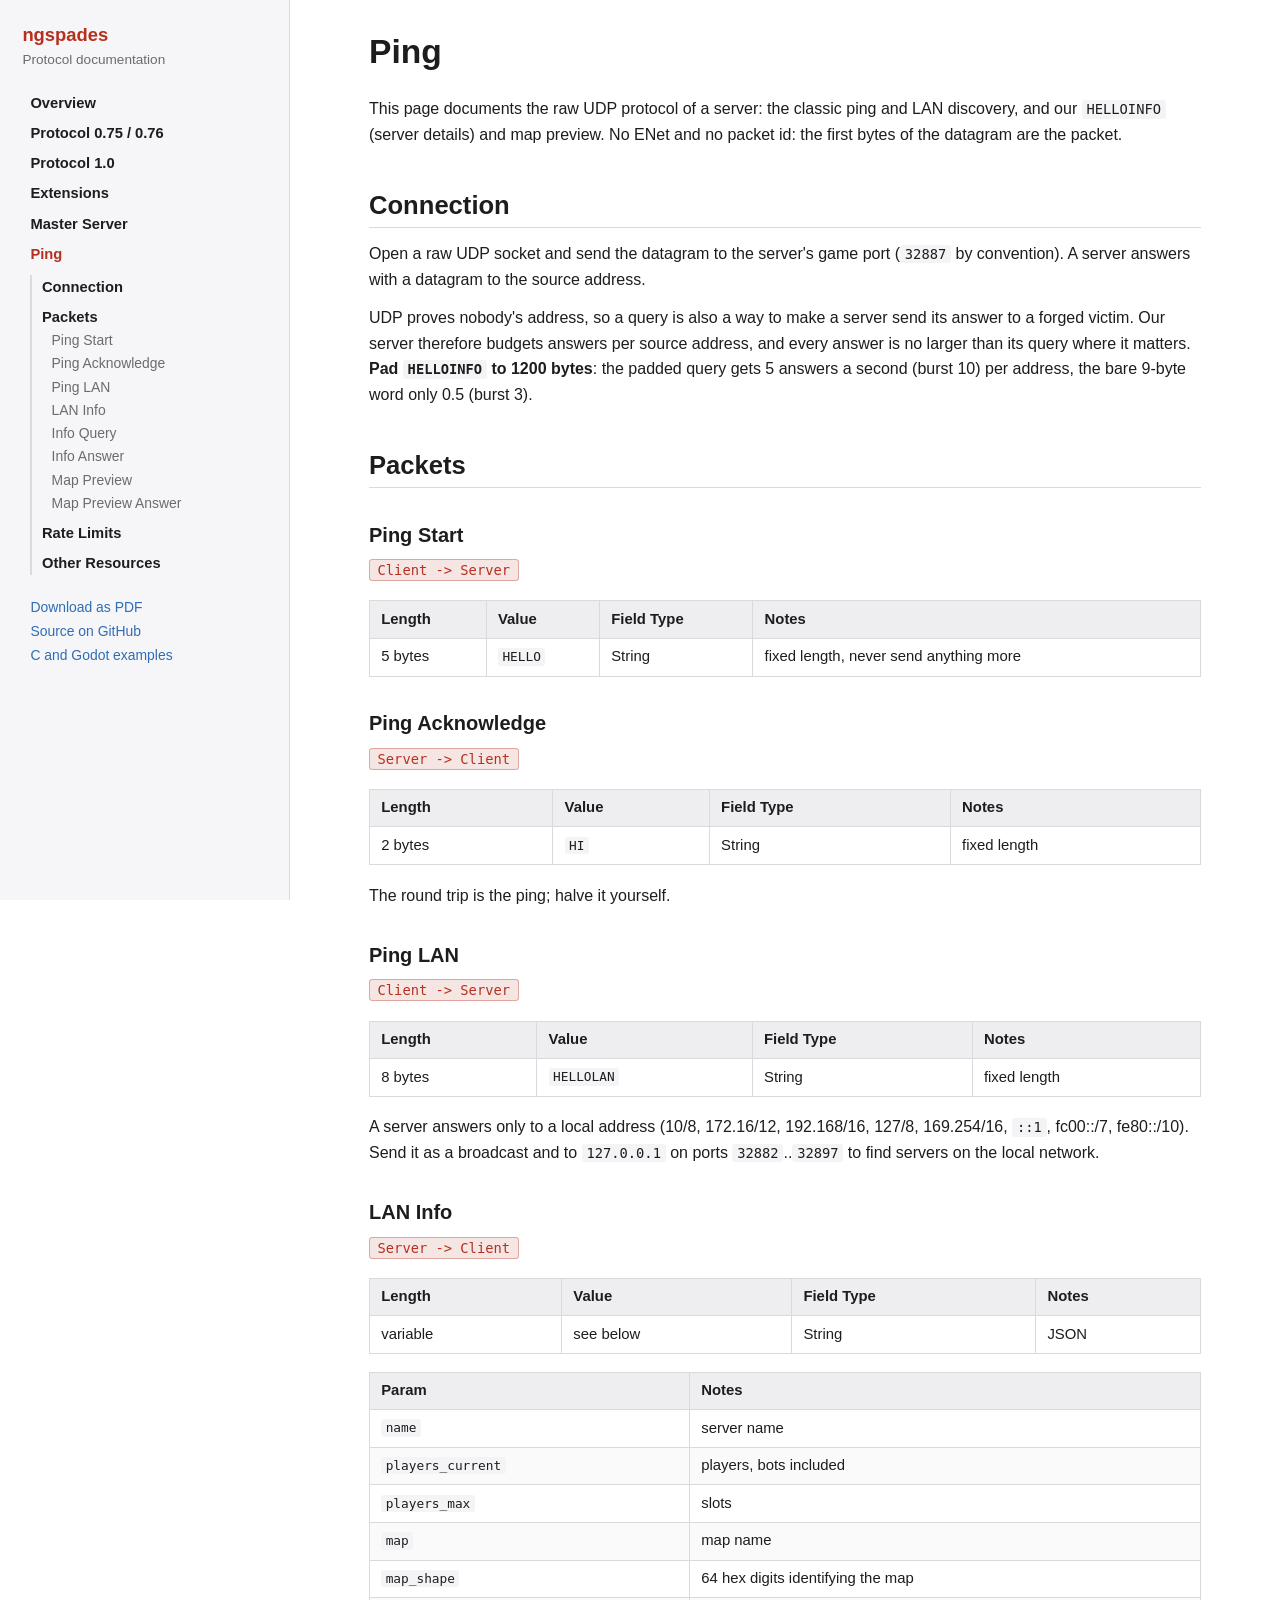
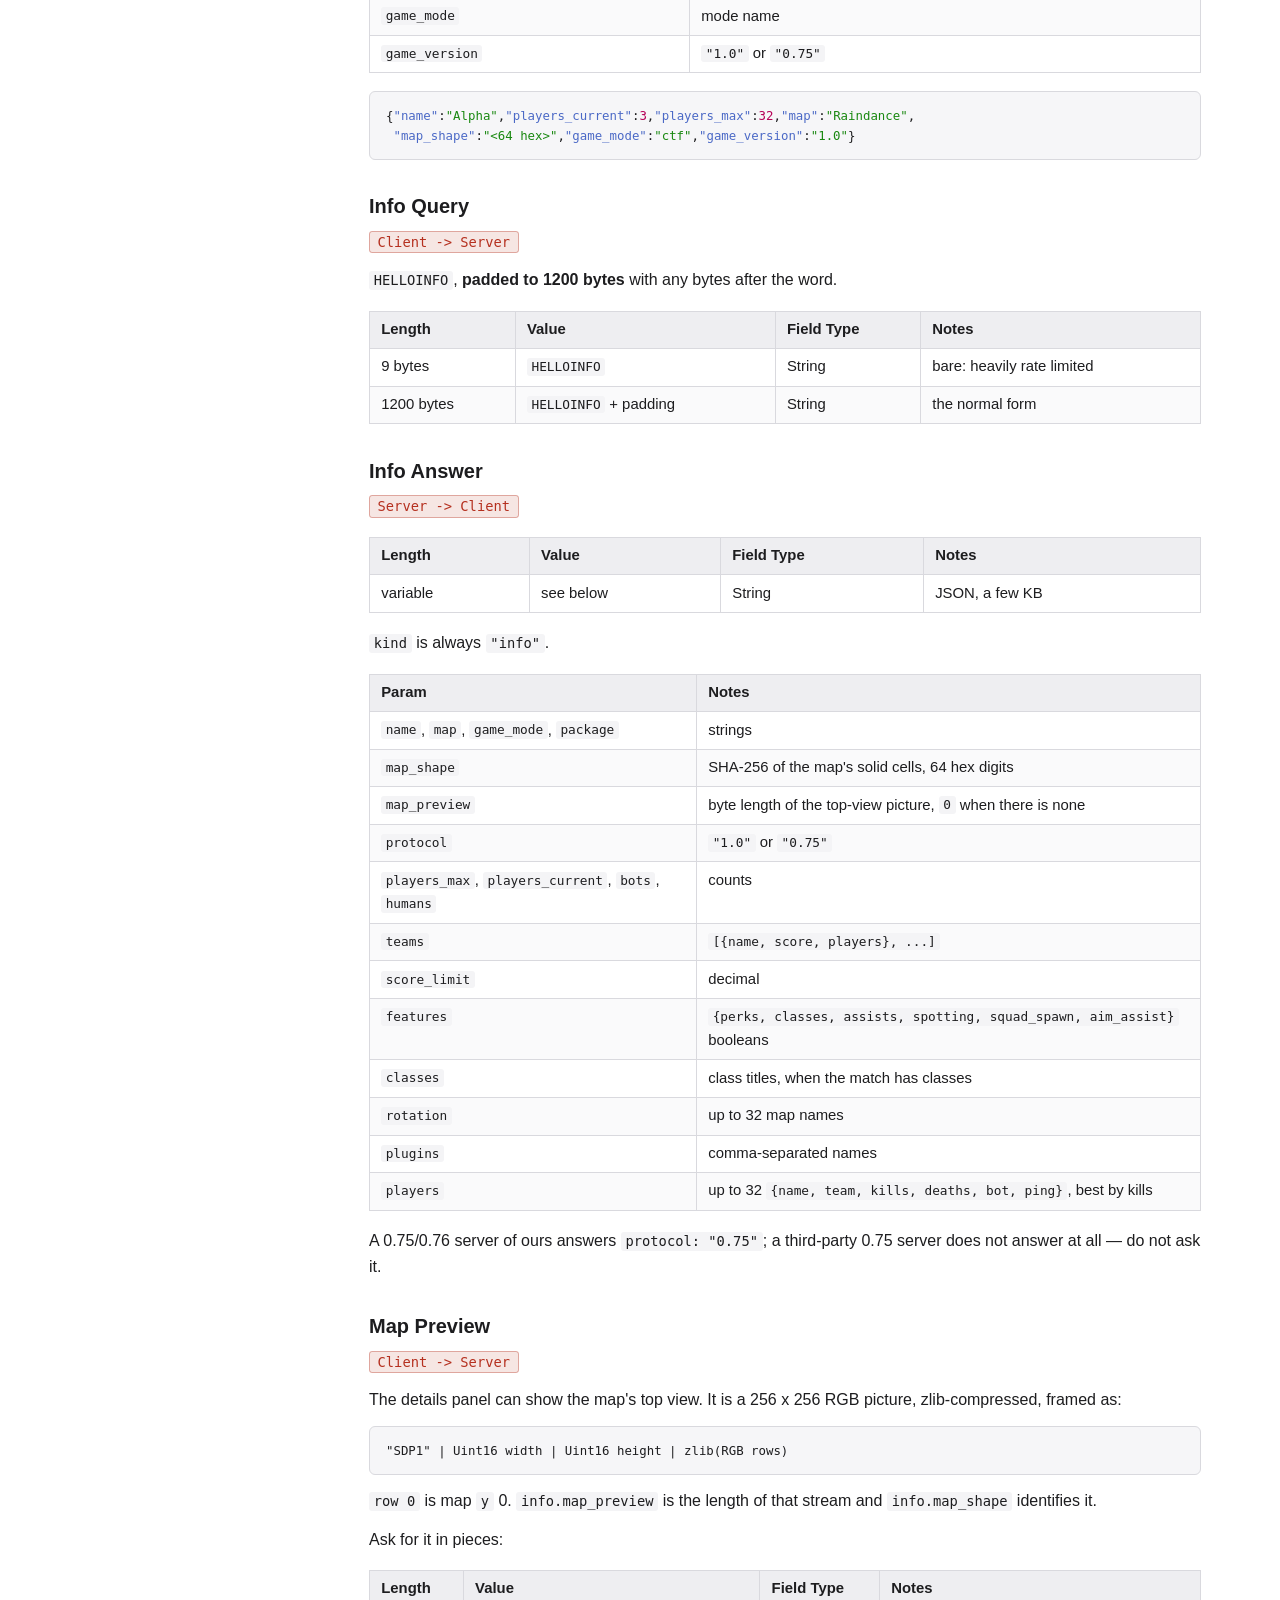
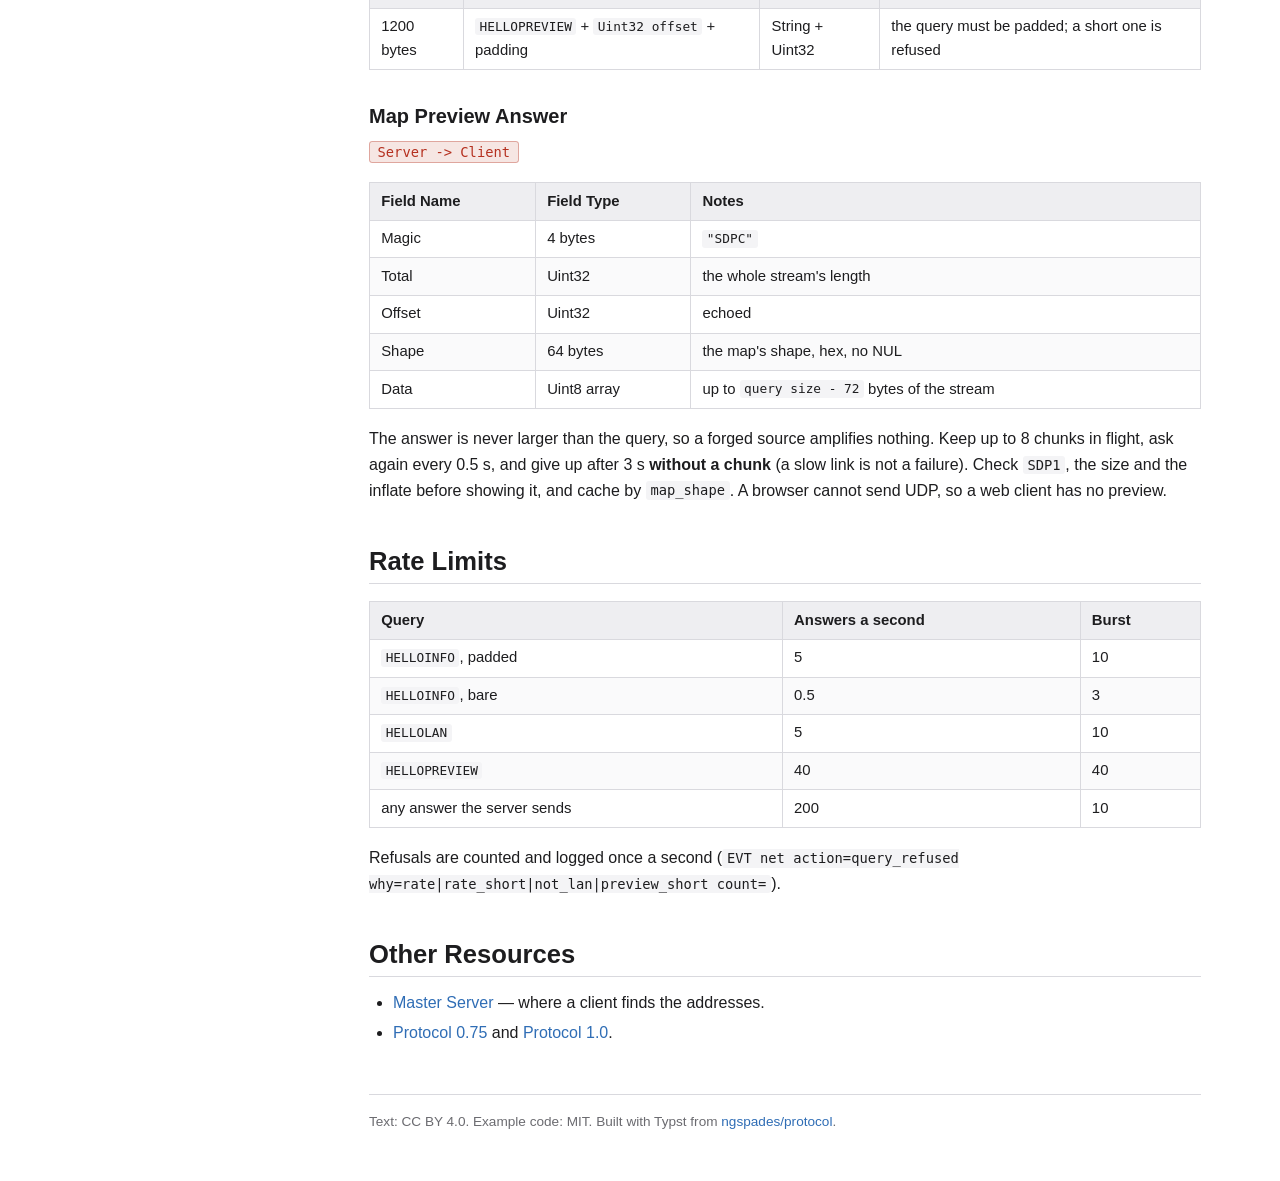
<file: protocolping/index.html>
<!DOCTYPE html><html lang="en"><head><meta charset="utf-8"><meta name="viewport" content="width=device-width, initial-scale=1"><title>Ping | ngspades Protocol Documentation</title><meta name="description" content="The raw UDP protocol of a server: HELLO, HELLOLAN, HELLOINFO and map previews."><link rel="canonical" href="https://ngspades.github.io/protocol/protocolping.html"><link rel="stylesheet" href="../style.css"></head><body><div class="layout"><nav class="sidebar"><a class="brand" href="../index.html">ngspades</a><p class="brand-sub">Protocol documentation</p><ul class="pages"><li class><a href="../index.html">Overview</a></li><li class><a href="../protocol075.html">Protocol 0.75 / 0.76</a></li><li class><a href="../protocol10.html">Protocol 1.0</a></li><li class><a href="../extensions.html">Extensions</a></li><li class><a href="../protocolmaster.html">Master Server</a></li><li class="current"><a href="#">Ping</a><ul class="toc"><li class="l1"><a href="#connection">Connection</a></li><li class="l1"><a href="#packets">Packets</a></li><li class="l2"><a href="#ping-start">Ping Start</a></li><li class="l2"><a href="#ping-acknowledge">Ping Acknowledge</a></li><li class="l2"><a href="#ping-lan">Ping LAN</a></li><li class="l2"><a href="#lan-info">LAN Info</a></li><li class="l2"><a href="#info-query">Info Query</a></li><li class="l2"><a href="#info-answer">Info Answer</a></li><li class="l2"><a href="#map-preview">Map Preview</a></li><li class="l2"><a href="#map-preview-answer">Map Preview Answer</a></li><li class="l1"><a href="#rate-limits">Rate Limits</a></li><li class="l1"><a href="#other-resources">Other Resources</a></li></ul></li></ul><p class="side-links"><a href="../pdf/ngspades-protocol.pdf">Download as PDF</a><a href="https://github.com/ngspades/protocol">Source on GitHub</a><a href="https://github.com/ngspades/protocol/tree/main/examples">C and Godot examples</a></p></nav><main><article class="doc"><h1>Ping</h1><p>This page documents the raw UDP protocol of a server: the classic ping and LAN discovery, and our <code>HELLOINFO</code> (server details) and map preview. No ENet and no packet id: the first bytes of the datagram are the packet.</p><h2 id="connection"><a class="hl" href="#connection">Connection</a></h2><p>Open a raw UDP socket and send the datagram to the server's game port (<code>32887</code> by convention). A server answers with a datagram to the source address.</p><p>UDP proves nobody's address, so a query is also a way to make a server send its answer to a forged victim. Our server therefore budgets answers per source address, and every answer is no larger than its query where it matters. <strong>Pad <code>HELLOINFO</code> to 1200 bytes</strong>: the padded query gets 5 answers a second (burst 10) per address, the bare 9-byte word only 0.5 (burst 3).</p><h2 id="packets"><a class="hl" href="#packets">Packets</a></h2><h3 id="ping-start"><a class="hl" href="#ping-start">Ping Start</a></h3><p class="dir"><code class="dir-badge">Client -> Server</code></p><div class="table-wrap"><table><thead><tr><th>Length</th><th>Value</th><th>Field Type</th><th>Notes</th></tr></thead><tbody><tr><td>5 bytes</td><td><code>HELLO</code></td><td>String</td><td>fixed length, never send anything more</td></tr></tbody></table></div><h3 id="ping-acknowledge"><a class="hl" href="#ping-acknowledge">Ping Acknowledge</a></h3><p class="dir"><code class="dir-badge">Server -> Client</code></p><div class="table-wrap"><table><thead><tr><th>Length</th><th>Value</th><th>Field Type</th><th>Notes</th></tr></thead><tbody><tr><td>2 bytes</td><td><code>HI</code></td><td>String</td><td>fixed length</td></tr></tbody></table></div><p>The round trip is the ping; halve it yourself.</p><h3 id="ping-lan"><a class="hl" href="#ping-lan">Ping LAN</a></h3><p class="dir"><code class="dir-badge">Client -> Server</code></p><div class="table-wrap"><table><thead><tr><th>Length</th><th>Value</th><th>Field Type</th><th>Notes</th></tr></thead><tbody><tr><td>8 bytes</td><td><code>HELLOLAN</code></td><td>String</td><td>fixed length</td></tr></tbody></table></div><p>A server answers only to a local address (10/8, 172.16/12, 192.168/16, 127/8, 169.254/16, <code>::1</code>, fc00::/7, fe80::/10). Send it as a broadcast and to <code>127.0.0.1</code> on ports <code>32882</code>..<code>32897</code> to find servers on the local network.</p><h3 id="lan-info"><a class="hl" href="#lan-info">LAN Info</a></h3><p class="dir"><code class="dir-badge">Server -> Client</code></p><div class="table-wrap"><table><thead><tr><th>Length</th><th>Value</th><th>Field Type</th><th>Notes</th></tr></thead><tbody><tr><td>variable</td><td>see below</td><td>String</td><td>JSON</td></tr></tbody></table></div><div class="table-wrap"><table><thead><tr><th>Param</th><th>Notes</th></tr></thead><tbody><tr><td><code>name</code></td><td>server name</td></tr><tr><td><code>players_current</code></td><td>players, bots included</td></tr><tr><td><code>players_max</code></td><td>slots</td></tr><tr><td><code>map</code></td><td>map name</td></tr><tr><td><code>map_shape</code></td><td>64 hex digits identifying the map</td></tr><tr><td><code>game_mode</code></td><td>mode name</td></tr><tr><td><code>game_version</code></td><td><code>"1.0"</code> or <code>"0.75"</code></td></tr></tbody></table></div><pre><code data-lang="json">{<span style="color: #4b69c6">"</span><span style="color: #4b69c6">name</span><span style="color: #4b69c6">"</span>:<span style="color: #198810">"</span><span style="color: #198810">Alpha</span><span style="color: #198810">"</span>,<span style="color: #4b69c6">"</span><span style="color: #4b69c6">players_current</span><span style="color: #4b69c6">"</span>:<span style="color: #b60157">3</span>,<span style="color: #4b69c6">"</span><span style="color: #4b69c6">players_max</span><span style="color: #4b69c6">"</span>:<span style="color: #b60157">32</span>,<span style="color: #4b69c6">"</span><span style="color: #4b69c6">map</span><span style="color: #4b69c6">"</span>:<span style="color: #198810">"</span><span style="color: #198810">Raindance</span><span style="color: #198810">"</span>,
 <span style="color: #4b69c6">"</span><span style="color: #4b69c6">map_shape</span><span style="color: #4b69c6">"</span>:<span style="color: #198810">"</span><span style="color: #198810">&lt;64 hex></span><span style="color: #198810">"</span>,<span style="color: #4b69c6">"</span><span style="color: #4b69c6">game_mode</span><span style="color: #4b69c6">"</span>:<span style="color: #198810">"</span><span style="color: #198810">ctf</span><span style="color: #198810">"</span>,<span style="color: #4b69c6">"</span><span style="color: #4b69c6">game_version</span><span style="color: #4b69c6">"</span>:<span style="color: #198810">"</span><span style="color: #198810">1.0</span><span style="color: #198810">"</span>}</code></pre><h3 id="info-query"><a class="hl" href="#info-query">Info Query</a></h3><p class="dir"><code class="dir-badge">Client -> Server</code></p><p><code>HELLOINFO</code>, <strong>padded to 1200 bytes</strong> with any bytes after the word.</p><div class="table-wrap"><table><thead><tr><th>Length</th><th>Value</th><th>Field Type</th><th>Notes</th></tr></thead><tbody><tr><td>9 bytes</td><td><code>HELLOINFO</code></td><td>String</td><td>bare: heavily rate limited</td></tr><tr><td>1200 bytes</td><td><code>HELLOINFO</code> + padding</td><td>String</td><td>the normal form</td></tr></tbody></table></div><h3 id="info-answer"><a class="hl" href="#info-answer">Info Answer</a></h3><p class="dir"><code class="dir-badge">Server -> Client</code></p><div class="table-wrap"><table><thead><tr><th>Length</th><th>Value</th><th>Field Type</th><th>Notes</th></tr></thead><tbody><tr><td>variable</td><td>see below</td><td>String</td><td>JSON, a few KB</td></tr></tbody></table></div><p><code>kind</code> is always <code>"info"</code>.</p><div class="table-wrap"><table><thead><tr><th>Param</th><th>Notes</th></tr></thead><tbody><tr><td><code>name</code>, <code>map</code>, <code>game_mode</code>, <code>package</code></td><td>strings</td></tr><tr><td><code>map_shape</code></td><td>SHA-256 of the map's solid cells, 64 hex digits</td></tr><tr><td><code>map_preview</code></td><td>byte length of the top-view picture, <code>0</code> when there is none</td></tr><tr><td><code>protocol</code></td><td><code>"1.0"</code> or <code>"0.75"</code></td></tr><tr><td><code>players_max</code>, <code>players_current</code>, <code>bots</code>, <code>humans</code></td><td>counts</td></tr><tr><td><code>teams</code></td><td><code>[{name, score, players}, ...]</code></td></tr><tr><td><code>score_limit</code></td><td>decimal</td></tr><tr><td><code>features</code></td><td><code>{perks, classes, assists, spotting, squad_spawn, aim_assist}</code> booleans</td></tr><tr><td><code>classes</code></td><td>class titles, when the match has classes</td></tr><tr><td><code>rotation</code></td><td>up to 32 map names</td></tr><tr><td><code>plugins</code></td><td>comma-separated names</td></tr><tr><td><code>players</code></td><td>up to 32 <code>{name, team, kills, deaths, bot, ping}</code>, best by kills</td></tr></tbody></table></div><p>A 0.75/0.76 server of ours answers <code>protocol: "0.75"</code>; a third-party 0.75 server does not answer at all — do not ask it.</p><h3 id="map-preview"><a class="hl" href="#map-preview">Map Preview</a></h3><p class="dir"><code class="dir-badge">Client -> Server</code></p><p>The details panel can show the map's top view. It is a 256 x 256 RGB picture, zlib-compressed, framed as:</p><pre><code>"SDP1" | Uint16 width | Uint16 height | zlib(RGB rows)</code></pre><p><code>row 0</code> is map <code>y</code> 0. <code>info.map_preview</code> is the length of that stream and <code>info.map_shape</code> identifies it.</p><p>Ask for it in pieces:</p><div class="table-wrap"><table><thead><tr><th>Length</th><th>Value</th><th>Field Type</th><th>Notes</th></tr></thead><tbody><tr><td>1200 bytes</td><td><code>HELLOPREVIEW</code> + <code>Uint32 offset</code> + padding</td><td>String + Uint32</td><td>the query must be padded; a short one is refused</td></tr></tbody></table></div><h3 id="map-preview-answer"><a class="hl" href="#map-preview-answer">Map Preview Answer</a></h3><p class="dir"><code class="dir-badge">Server -> Client</code></p><div class="table-wrap"><table><thead><tr><th>Field Name</th><th>Field Type</th><th>Notes</th></tr></thead><tbody><tr><td>Magic</td><td>4 bytes</td><td><code>"SDPC"</code></td></tr><tr><td>Total</td><td>Uint32</td><td>the whole stream's length</td></tr><tr><td>Offset</td><td>Uint32</td><td>echoed</td></tr><tr><td>Shape</td><td>64 bytes</td><td>the map's shape, hex, no NUL</td></tr><tr><td>Data</td><td>Uint8 array</td><td>up to <code>query size - 72</code> bytes of the stream</td></tr></tbody></table></div><p>The answer is never larger than the query, so a forged source amplifies nothing. Keep up to 8 chunks in flight, ask again every 0.5 s, and give up after 3 s <strong>without a chunk</strong> (a slow link is not a failure). Check <code>SDP1</code>, the size and the inflate before showing it, and cache by <code>map_shape</code>. A browser cannot send UDP, so a web client has no preview.</p><h2 id="rate-limits"><a class="hl" href="#rate-limits">Rate Limits</a></h2><div class="table-wrap"><table><thead><tr><th>Query</th><th>Answers a second</th><th>Burst</th></tr></thead><tbody><tr><td><code>HELLOINFO</code>, padded</td><td>5</td><td>10</td></tr><tr><td><code>HELLOINFO</code>, bare</td><td>0.5</td><td>3</td></tr><tr><td><code>HELLOLAN</code></td><td>5</td><td>10</td></tr><tr><td><code>HELLOPREVIEW</code></td><td>40</td><td>40</td></tr><tr><td>any answer the server sends</td><td>200</td><td>10</td></tr></tbody></table></div><p>Refusals are counted and logged once a second (<code>EVT net action=query_refused why=rate|rate_short|not_lan|preview_short count=</code>).</p><h2 id="other-resources"><a class="hl" href="#other-resources">Other Resources</a></h2><ul><li><a href="../protocolmaster.html">Master Server</a> — where a client finds the addresses.</li><li><a href="../protocol075.html">Protocol 0.75</a> and <a href="../protocol10.html">Protocol 1.0</a>.</li></ul></article><footer>Text: CC BY 4.0. Example code: MIT. Built with Typst from <a href="https://github.com/ngspades/protocol">ngspades/protocol</a>.</footer></main></div></body></html>
</file>
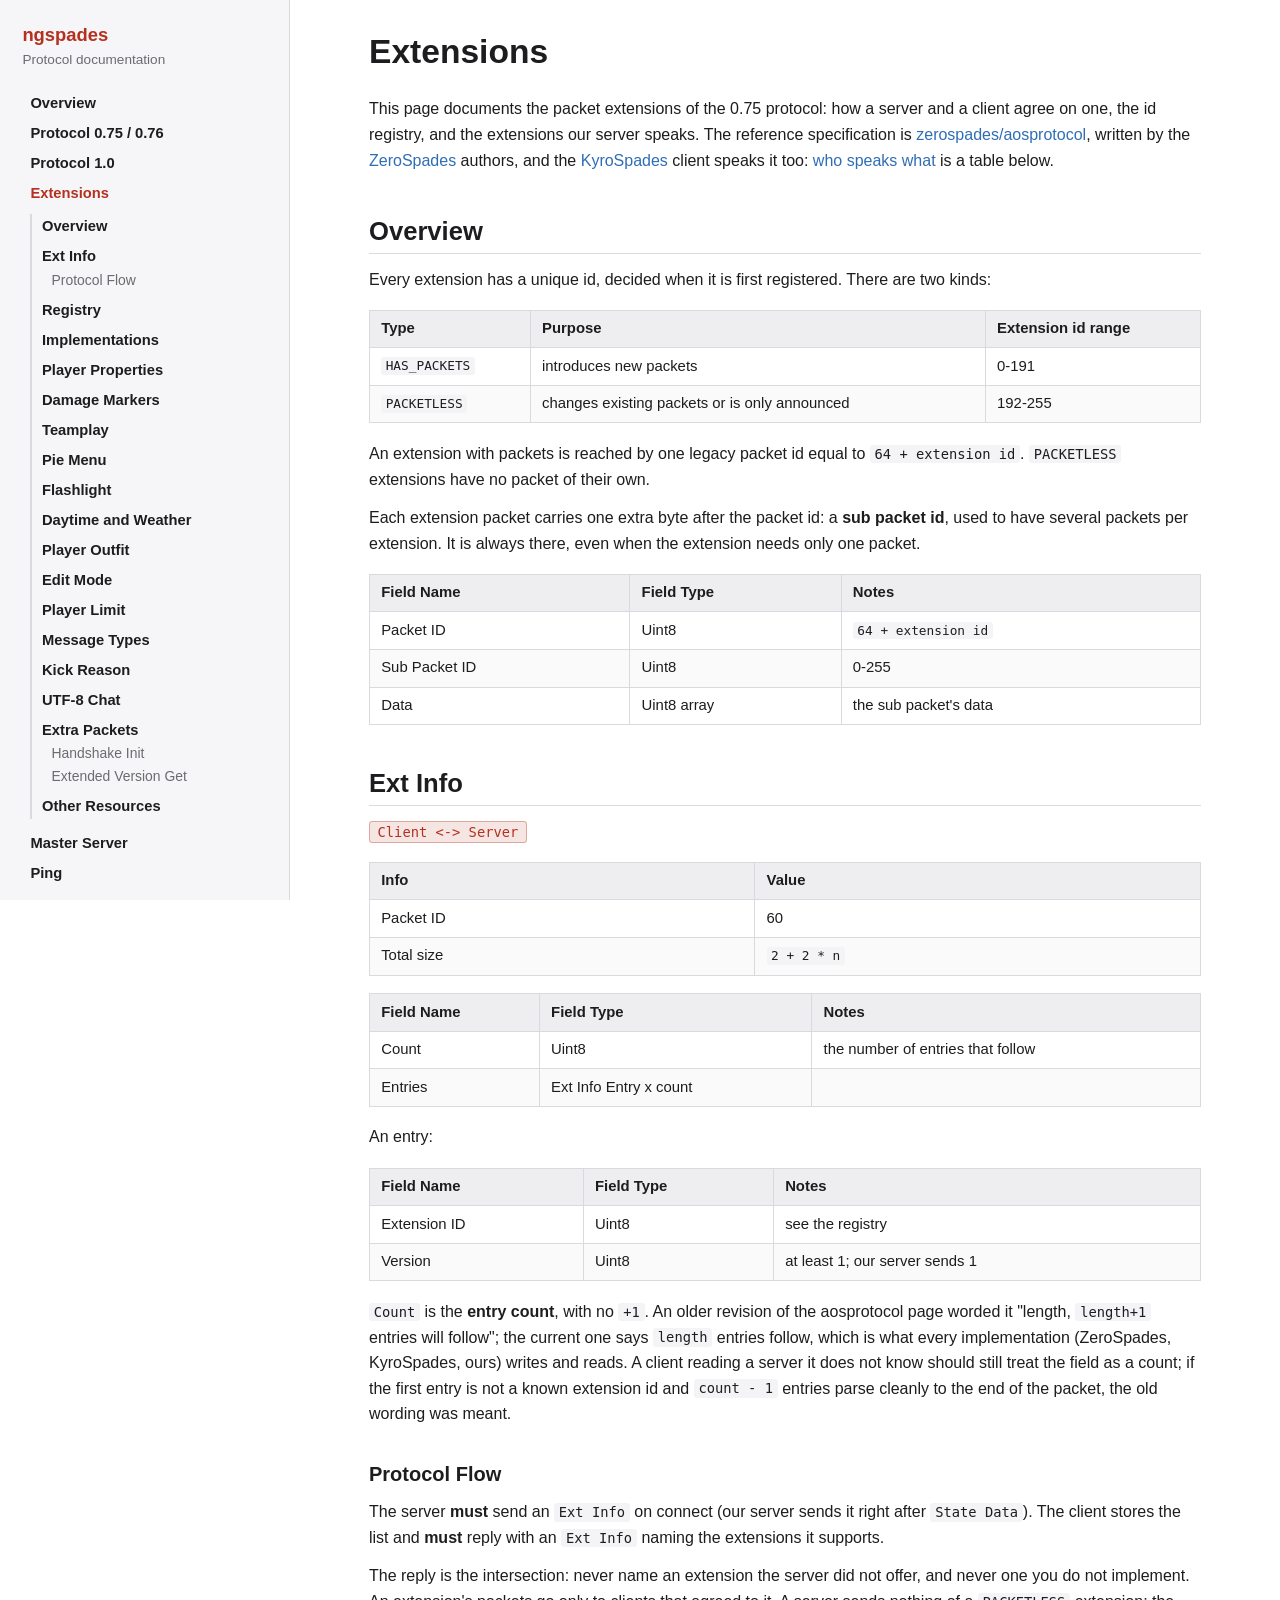
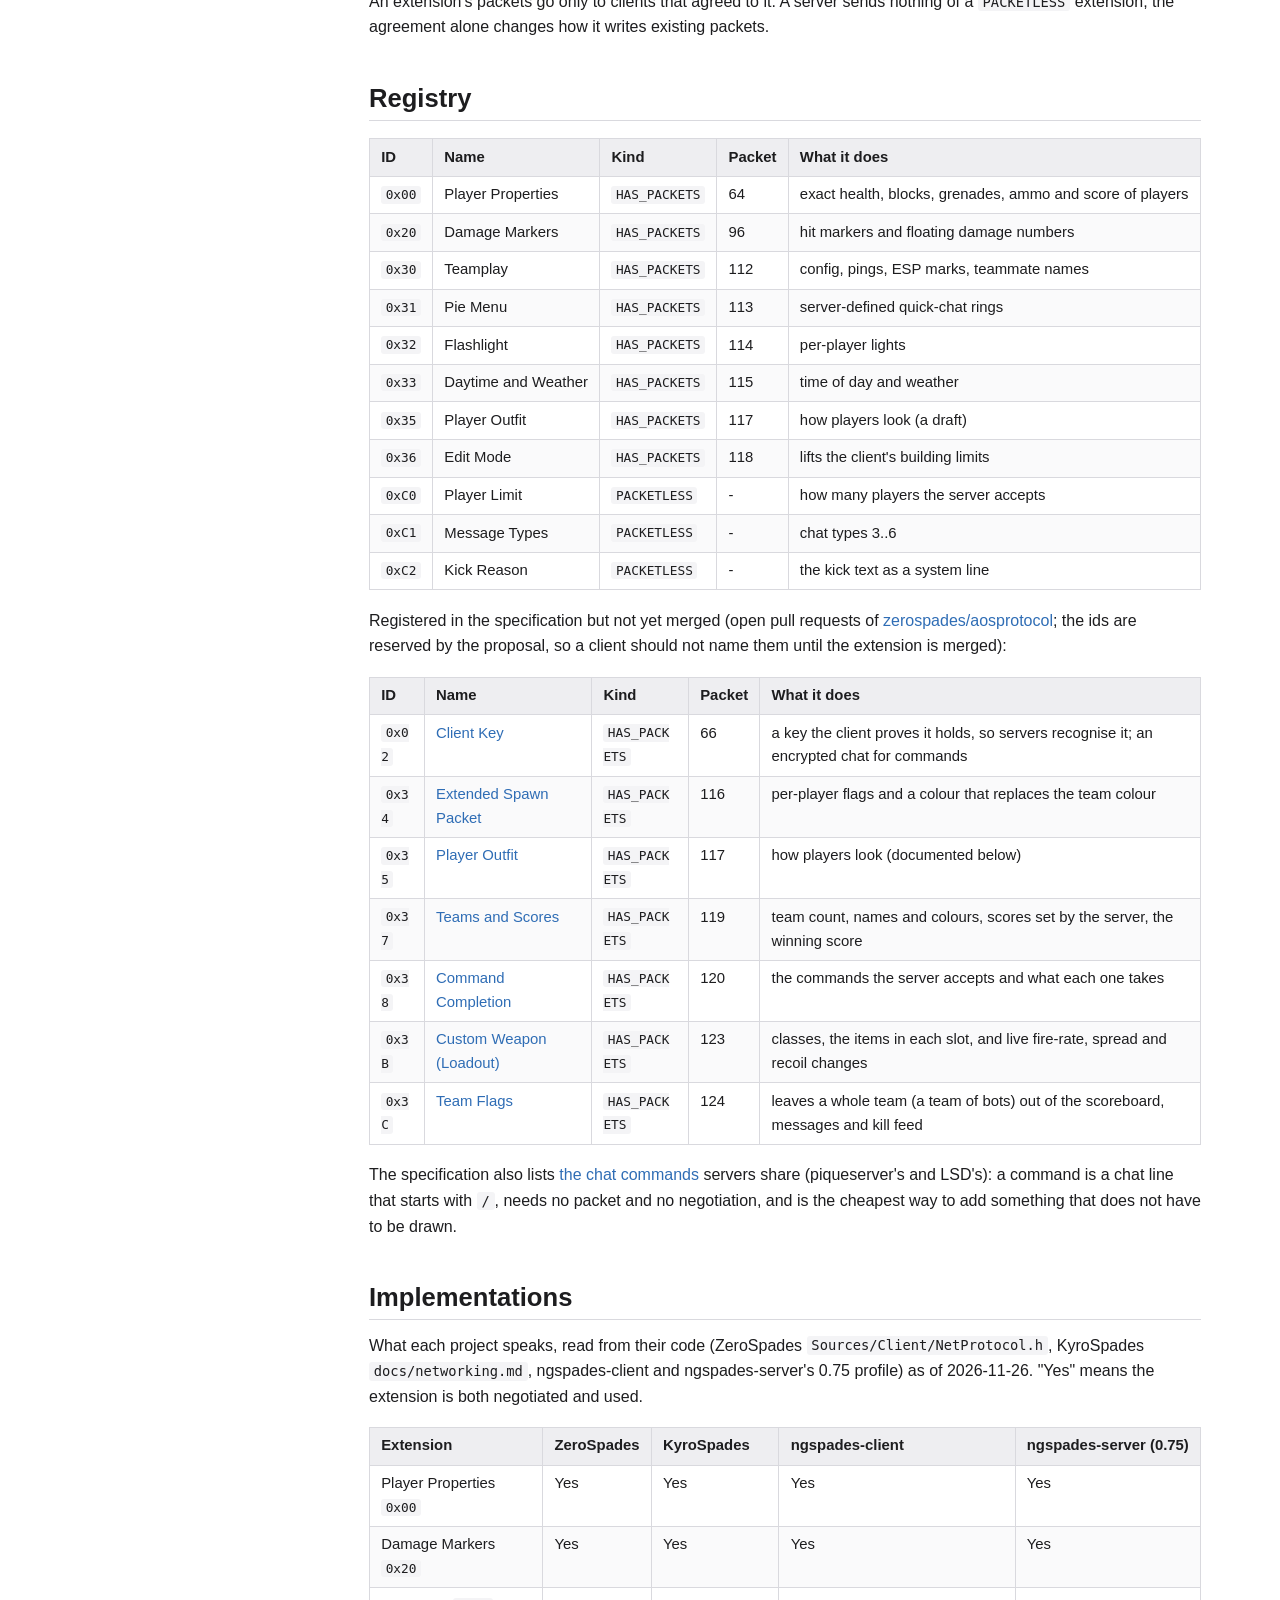
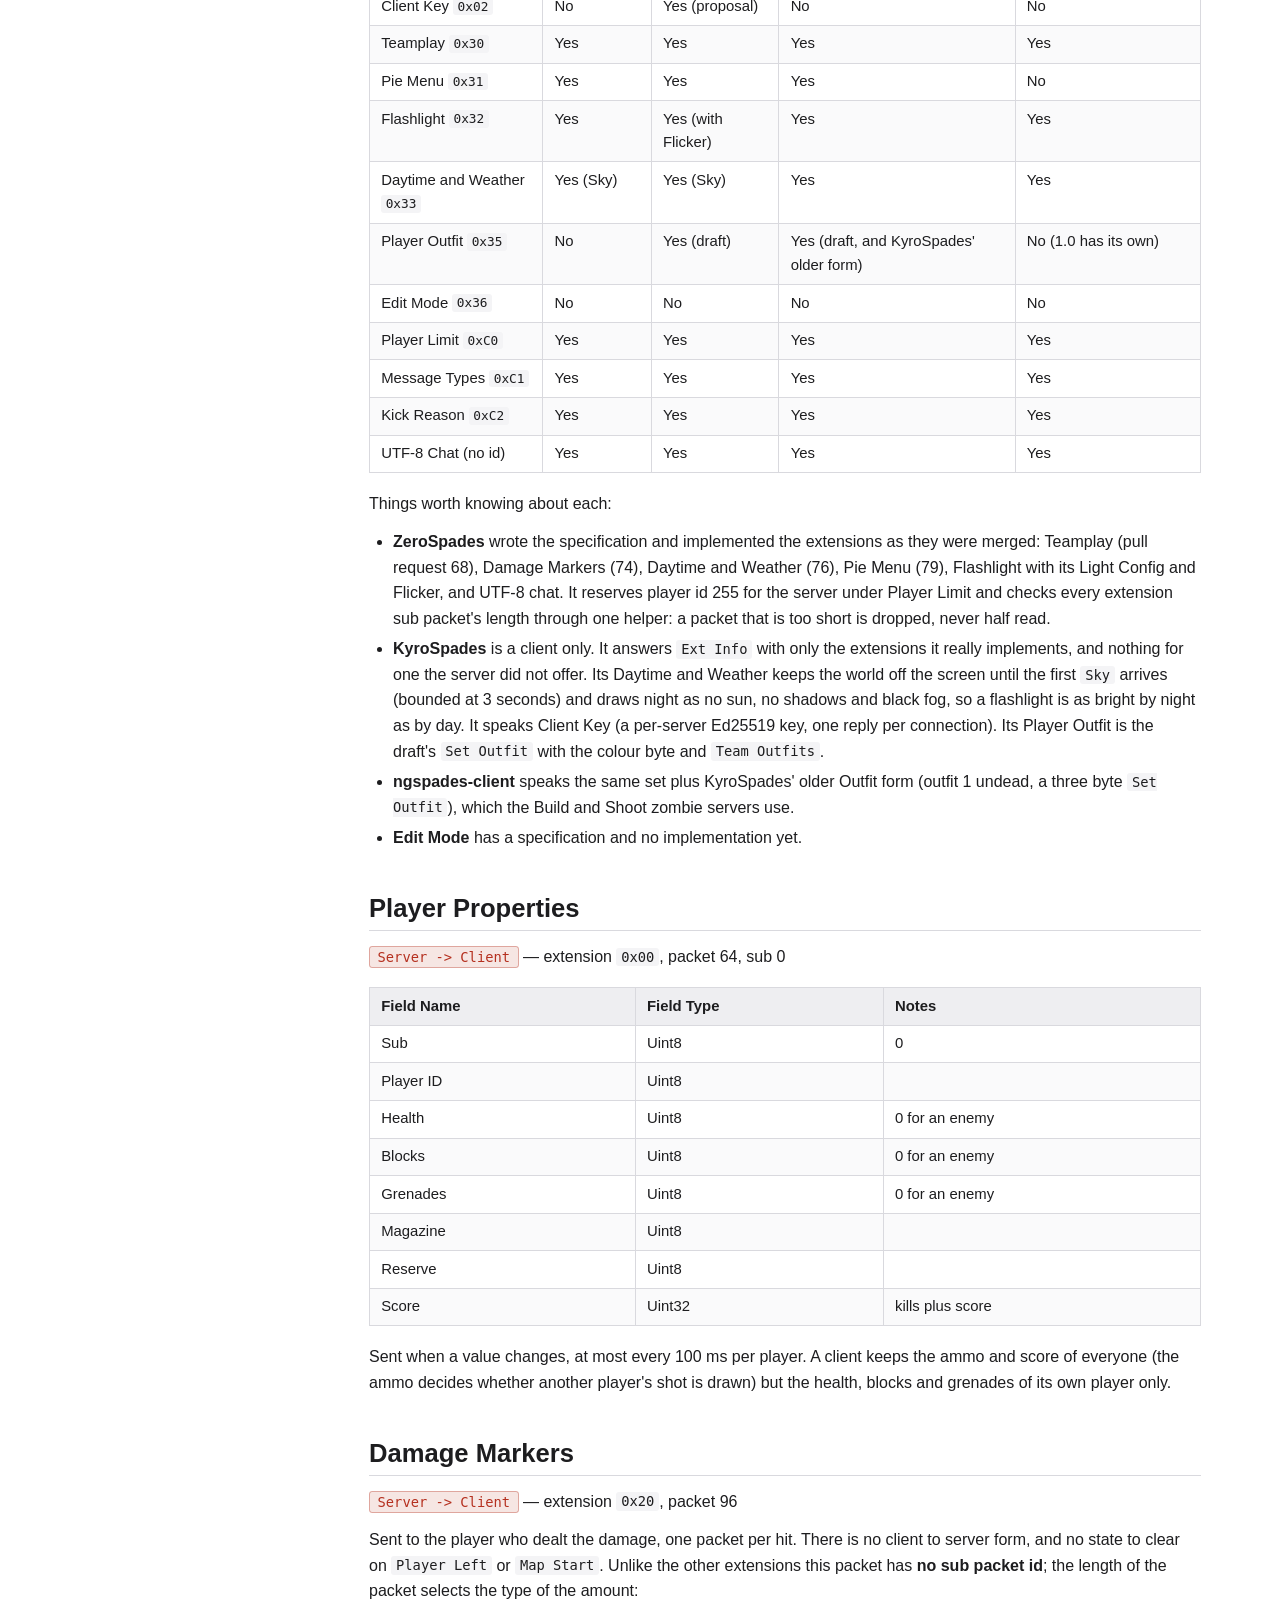
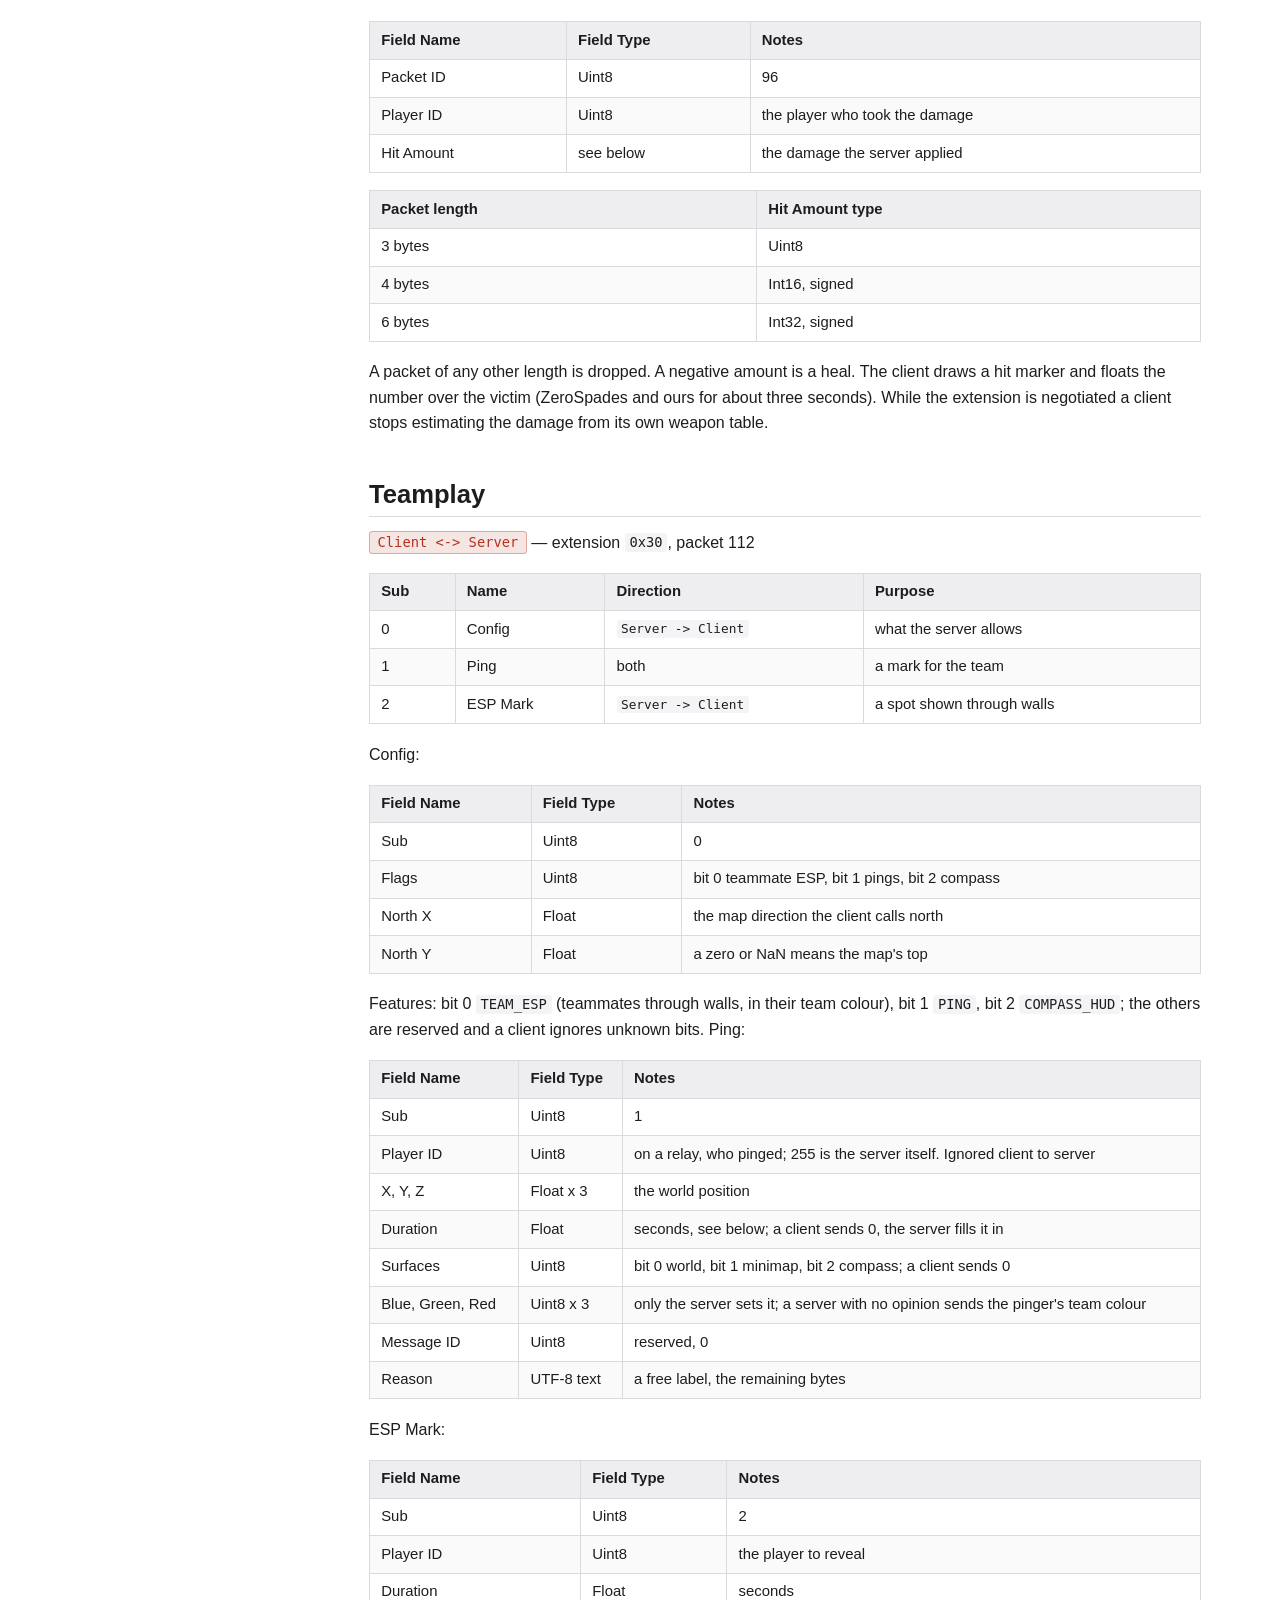
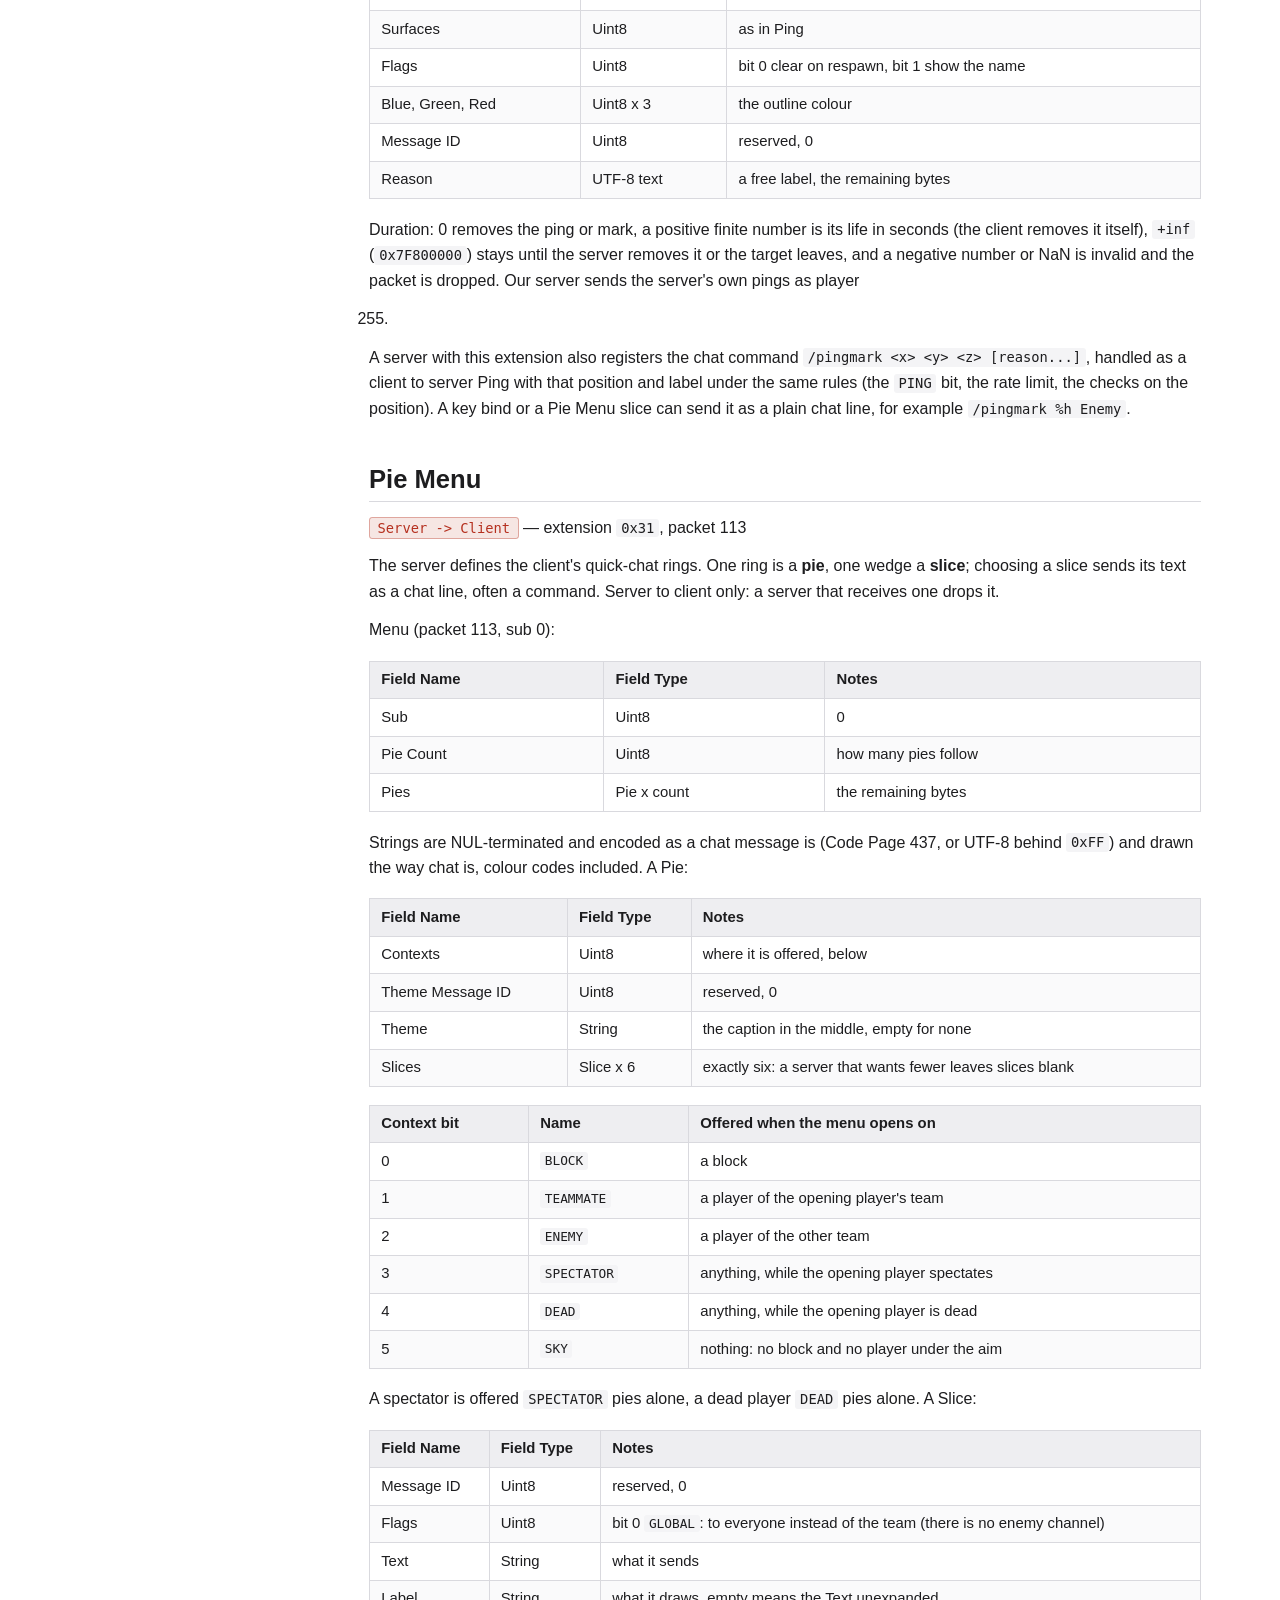
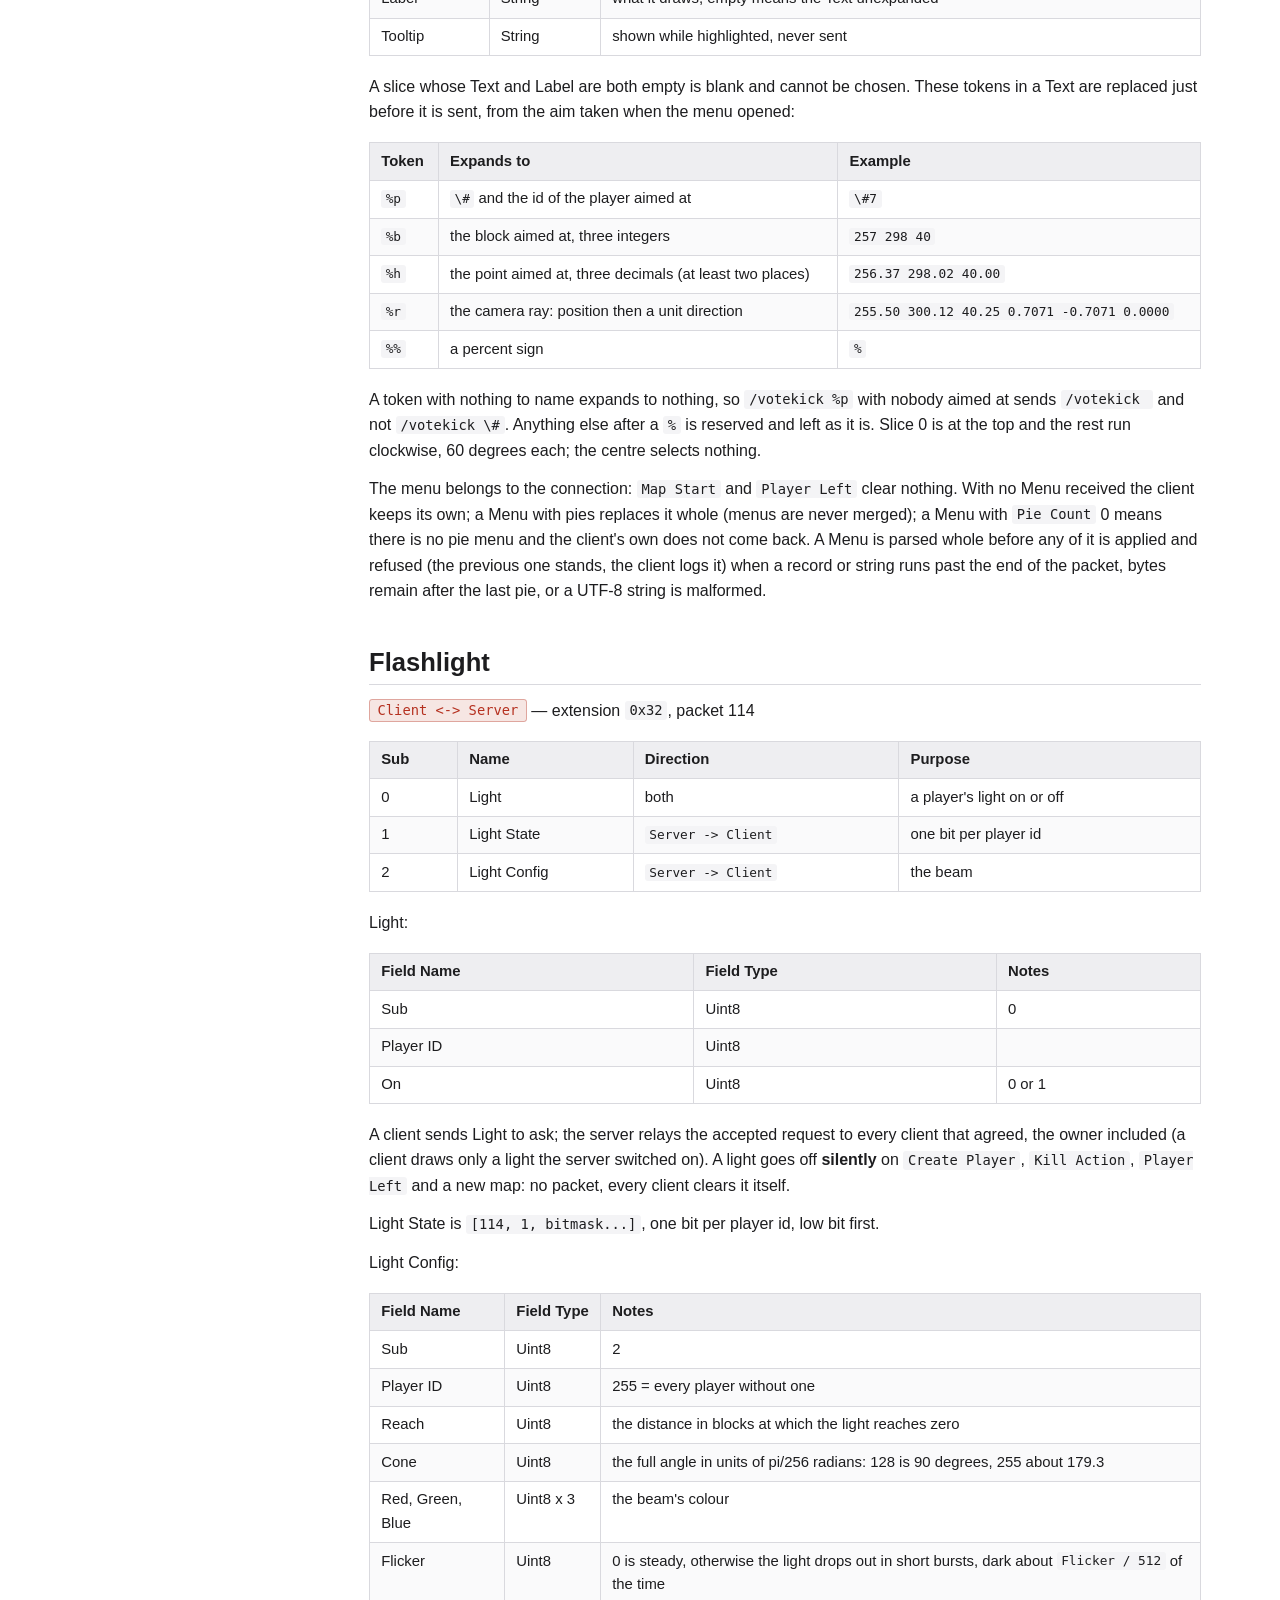
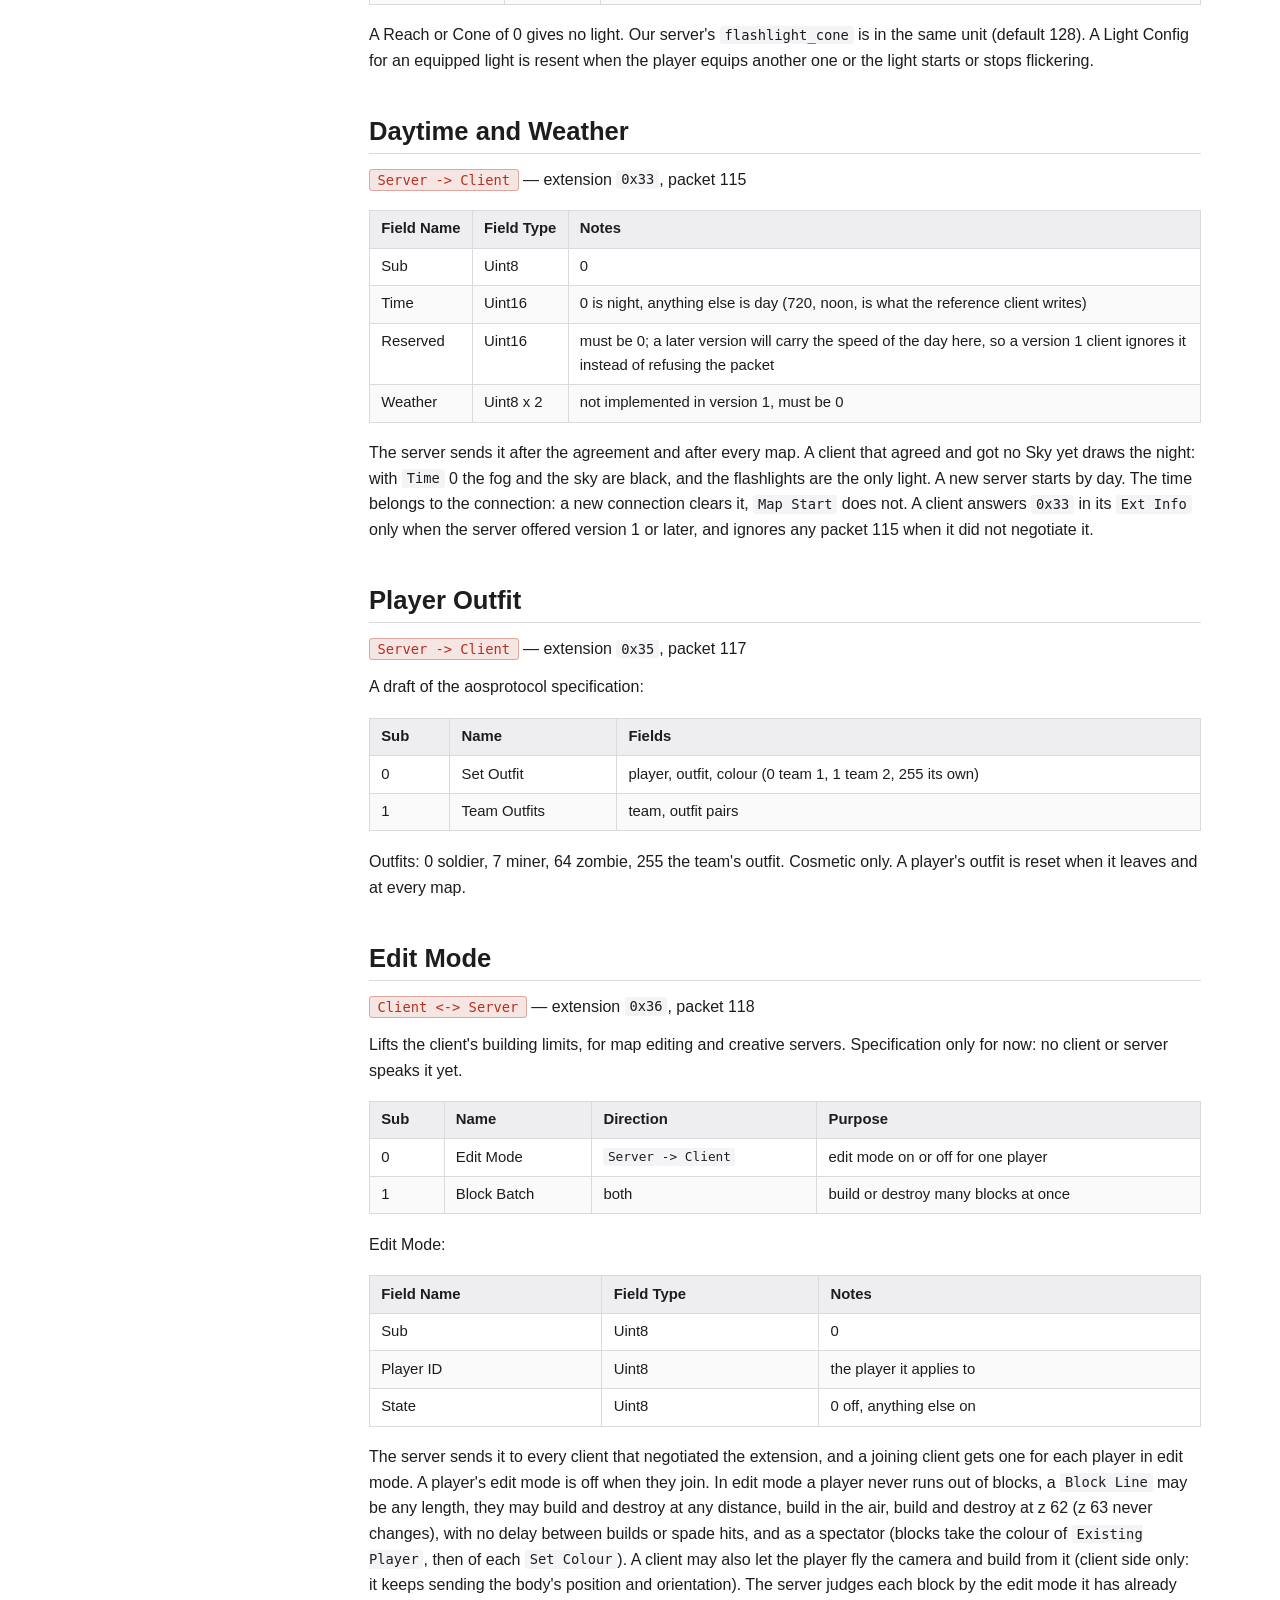
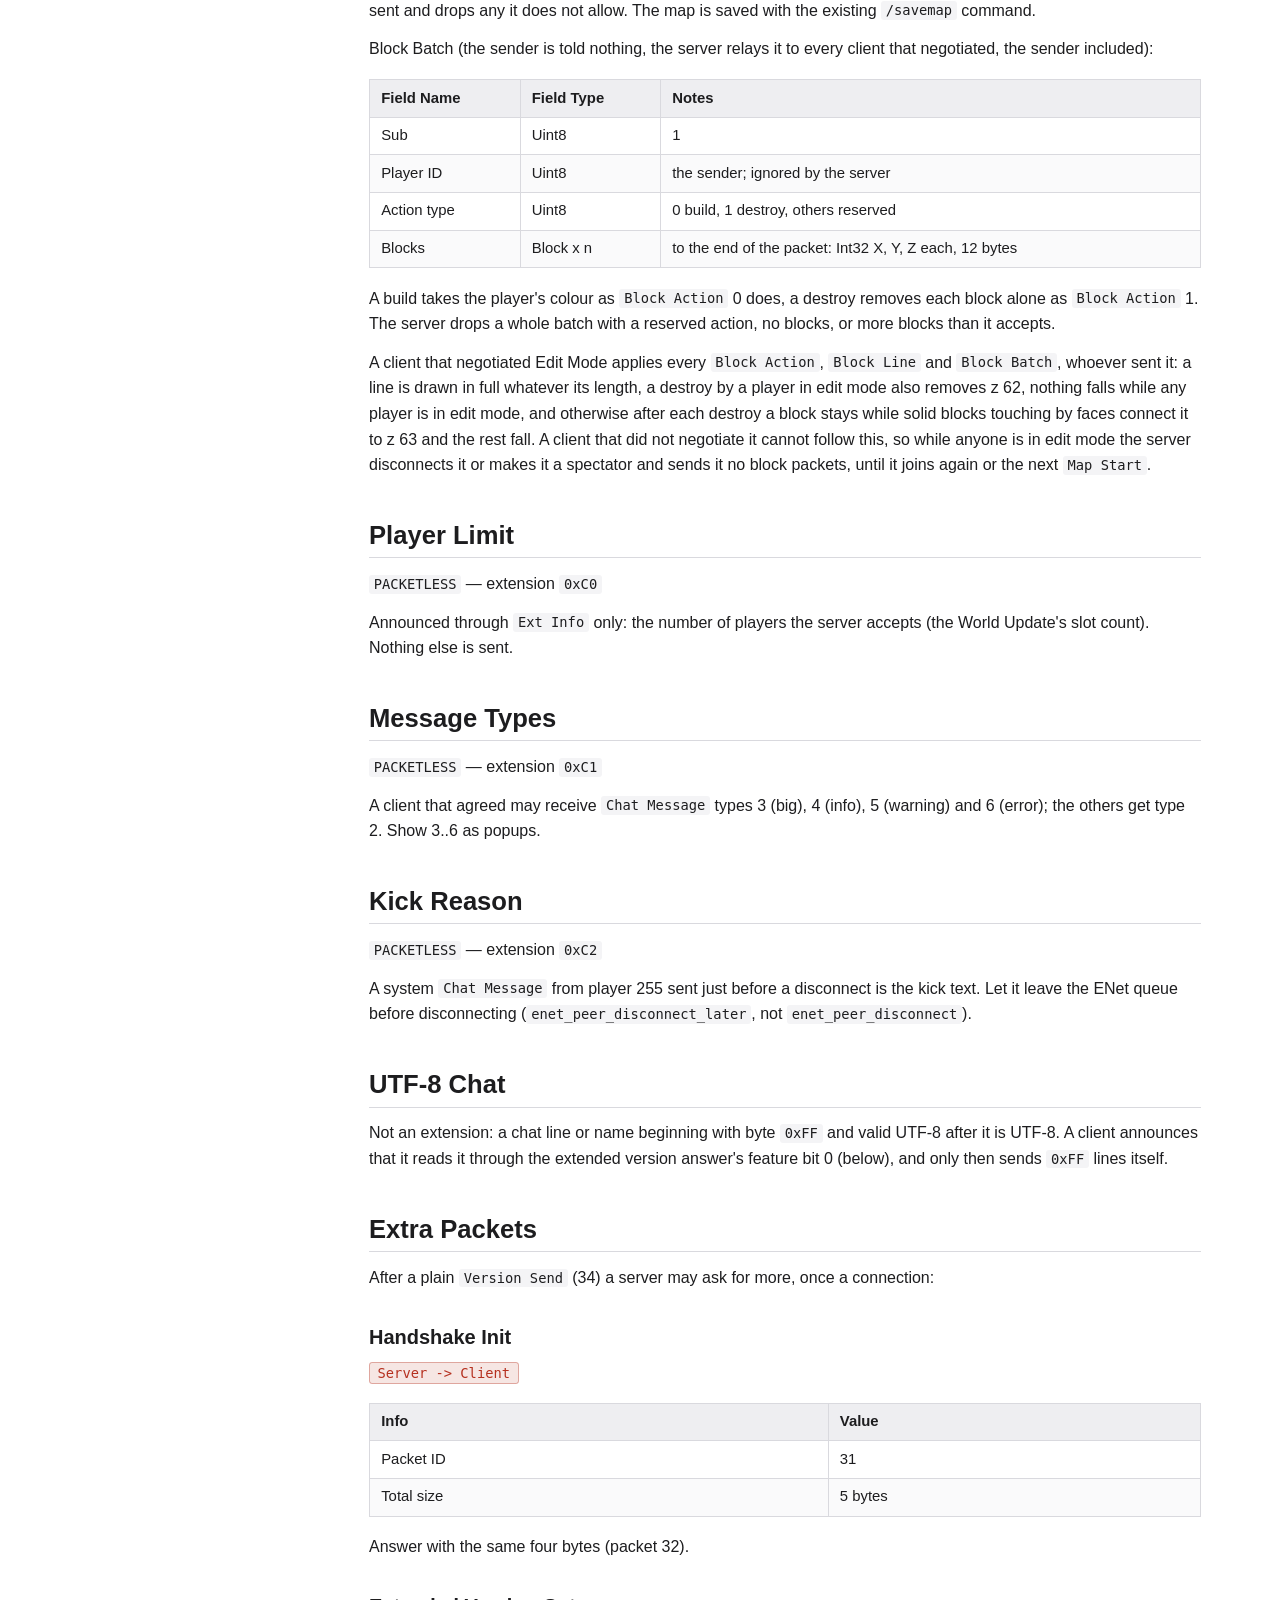
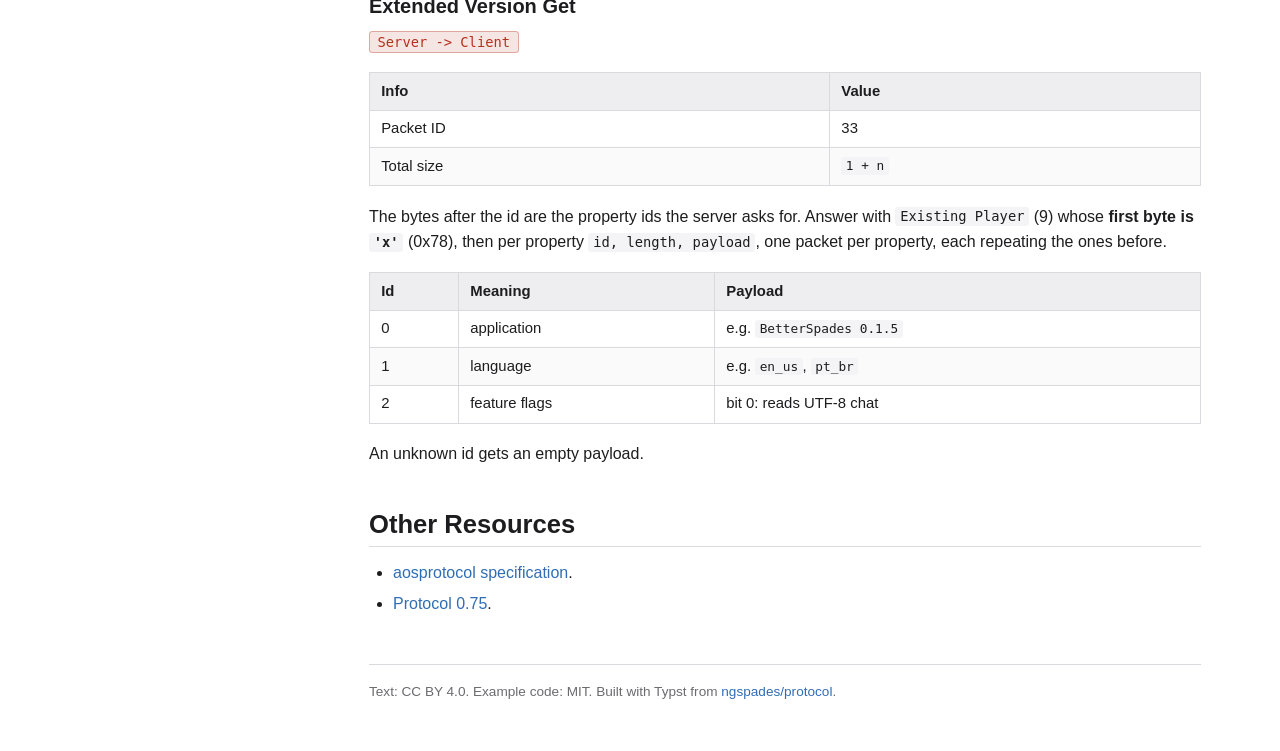
<file: extensions.html>
<!DOCTYPE html><html lang="en"><head><meta charset="utf-8"><meta name="viewport" content="width=device-width, initial-scale=1"><title>Extensions | ngspades Protocol Documentation</title><meta name="description" content="The 0.75 protocol extensions: negotiation, the id registry and the extensions our server speaks."><link rel="canonical" href="https://ngspades.github.io/protocol/extensions.html"><link rel="stylesheet" href="style.css"></head><body><div class="layout"><nav class="sidebar"><a class="brand" href="index.html">ngspades</a><p class="brand-sub">Protocol documentation</p><ul class="pages"><li class><a href="index.html">Overview</a></li><li class><a href="protocol075.html">Protocol 0.75 / 0.76</a></li><li class><a href="protocol10.html">Protocol 1.0</a></li><li class="current"><a href="#">Extensions</a><ul class="toc"><li class="l1"><a href="#overview">Overview</a></li><li class="l1"><a href="#ext-info">Ext Info</a></li><li class="l2"><a href="#protocol-flow">Protocol Flow</a></li><li class="l1"><a href="#registry">Registry</a></li><li class="l1"><a href="#implementations">Implementations</a></li><li class="l1"><a href="#player-properties">Player Properties</a></li><li class="l1"><a href="#damage-markers">Damage Markers</a></li><li class="l1"><a href="#teamplay">Teamplay</a></li><li class="l1"><a href="#pie-menu">Pie Menu</a></li><li class="l1"><a href="#flashlight">Flashlight</a></li><li class="l1"><a href="#daytime-and-weather">Daytime and Weather</a></li><li class="l1"><a href="#player-outfit">Player Outfit</a></li><li class="l1"><a href="#edit-mode">Edit Mode</a></li><li class="l1"><a href="#player-limit">Player Limit</a></li><li class="l1"><a href="#message-types">Message Types</a></li><li class="l1"><a href="#kick-reason">Kick Reason</a></li><li class="l1"><a href="#utf-8-chat">UTF-8 Chat</a></li><li class="l1"><a href="#extra-packets">Extra Packets</a></li><li class="l2"><a href="#handshake-init">Handshake Init</a></li><li class="l2"><a href="#extended-version-get">Extended Version Get</a></li><li class="l1"><a href="#other-resources">Other Resources</a></li></ul></li><li class><a href="protocolmaster.html">Master Server</a></li><li class><a href="protocolping.html">Ping</a></li></ul><p class="side-links"><a href="pdf/ngspades-protocol.pdf">Download as PDF</a><a href="https://github.com/ngspades/protocol">Source on GitHub</a><a href="https://github.com/ngspades/protocol/tree/main/examples">C and Godot examples</a></p></nav><main><article class="doc"><h1>Extensions</h1><p>This page documents the packet extensions of the 0.75 protocol: how a server and a client agree on one, the id registry, and the extensions our server speaks. The reference specification is <a href="https://github.com/zerospades/aosprotocol">zerospades/aosprotocol</a>, written by the <a href="https://github.com/zerospades/zerospades">ZeroSpades</a> authors, and the <a href="https://github.com/Kyrope01/KyroSpades">KyroSpades</a> client speaks it too: <a href="#implementations">who speaks what</a> is a table below.</p><h2 id="overview"><a class="hl" href="#overview">Overview</a></h2><p>Every extension has a unique id, decided when it is first registered. There are two kinds:</p><div class="table-wrap"><table><thead><tr><th>Type</th><th>Purpose</th><th>Extension id range</th></tr></thead><tbody><tr><td><code>HAS_PACKETS</code></td><td>introduces new packets</td><td>0-191</td></tr><tr><td><code>PACKETLESS</code></td><td>changes existing packets or is only announced</td><td>192-255</td></tr></tbody></table></div><p>An extension with packets is reached by one legacy packet id equal to <code>64 + extension id</code>. <code>PACKETLESS</code> extensions have no packet of their own.</p><p>Each extension packet carries one extra byte after the packet id: a <strong>sub packet id</strong>, used to have several packets per extension. It is always there, even when the extension needs only one packet.</p><div class="table-wrap"><table><thead><tr><th>Field Name</th><th>Field Type</th><th>Notes</th></tr></thead><tbody><tr><td>Packet ID</td><td>Uint8</td><td><code>64 + extension id</code></td></tr><tr><td>Sub Packet ID</td><td>Uint8</td><td>0-255</td></tr><tr><td>Data</td><td>Uint8 array</td><td>the sub packet's data</td></tr></tbody></table></div><h2 id="ext-info"><a class="hl" href="#ext-info">Ext Info</a></h2><p class="dir"><code class="dir-badge">Client &lt;-> Server</code></p><div class="table-wrap"><table><thead><tr><th>Info</th><th>Value</th></tr></thead><tbody><tr><td>Packet ID</td><td>60</td></tr><tr><td>Total size</td><td><code>2 + 2 * n</code></td></tr></tbody></table></div><div class="table-wrap"><table><thead><tr><th>Field Name</th><th>Field Type</th><th>Notes</th></tr></thead><tbody><tr><td>Count</td><td>Uint8</td><td>the number of entries that follow</td></tr><tr><td>Entries</td><td>Ext Info Entry x count</td><td></td></tr></tbody></table></div><p>An entry:</p><div class="table-wrap"><table><thead><tr><th>Field Name</th><th>Field Type</th><th>Notes</th></tr></thead><tbody><tr><td>Extension ID</td><td>Uint8</td><td>see the registry</td></tr><tr><td>Version</td><td>Uint8</td><td>at least 1; our server sends 1</td></tr></tbody></table></div><p><code>Count</code> is the <strong>entry count</strong>, with no <code>+1</code>. An older revision of the aosprotocol page worded it "length, <code>length+1</code> entries will follow"; the current one says <code>length</code> entries follow, which is what every implementation (ZeroSpades, KyroSpades, ours) writes and reads. A client reading a server it does not know should still treat the field as a count; if the first entry is not a known extension id and <code>count - 1</code> entries parse cleanly to the end of the packet, the old wording was meant.</p><h3 id="protocol-flow"><a class="hl" href="#protocol-flow">Protocol Flow</a></h3><p>The server <strong>must</strong> send an <code>Ext Info</code> on connect (our server sends it right after <code>State Data</code>). The client stores the list and <strong>must</strong> reply with an <code>Ext Info</code> naming the extensions it supports.</p><p>The reply is the intersection: never name an extension the server did not offer, and never one you do not implement. An extension's packets go only to clients that agreed to it. A server sends nothing of a <code>PACKETLESS</code> extension; the agreement alone changes how it writes existing packets.</p><h2 id="registry"><a class="hl" href="#registry">Registry</a></h2><div class="table-wrap"><table><thead><tr><th>ID</th><th>Name</th><th>Kind</th><th>Packet</th><th>What it does</th></tr></thead><tbody><tr><td><code>0x00</code></td><td>Player Properties</td><td><code>HAS_PACKETS</code></td><td>64</td><td>exact health, blocks, grenades, ammo and score of players</td></tr><tr><td><code>0x20</code></td><td>Damage Markers</td><td><code>HAS_PACKETS</code></td><td>96</td><td>hit markers and floating damage numbers</td></tr><tr><td><code>0x30</code></td><td>Teamplay</td><td><code>HAS_PACKETS</code></td><td>112</td><td>config, pings, ESP marks, teammate names</td></tr><tr><td><code>0x31</code></td><td>Pie Menu</td><td><code>HAS_PACKETS</code></td><td>113</td><td>server-defined quick-chat rings</td></tr><tr><td><code>0x32</code></td><td>Flashlight</td><td><code>HAS_PACKETS</code></td><td>114</td><td>per-player lights</td></tr><tr><td><code>0x33</code></td><td>Daytime and Weather</td><td><code>HAS_PACKETS</code></td><td>115</td><td>time of day and weather</td></tr><tr><td><code>0x35</code></td><td>Player Outfit</td><td><code>HAS_PACKETS</code></td><td>117</td><td>how players look (a draft)</td></tr><tr><td><code>0x36</code></td><td>Edit Mode</td><td><code>HAS_PACKETS</code></td><td>118</td><td>lifts the client's building limits</td></tr><tr><td><code>0xC0</code></td><td>Player Limit</td><td><code>PACKETLESS</code></td><td>-</td><td>how many players the server accepts</td></tr><tr><td><code>0xC1</code></td><td>Message Types</td><td><code>PACKETLESS</code></td><td>-</td><td>chat types 3..6</td></tr><tr><td><code>0xC2</code></td><td>Kick Reason</td><td><code>PACKETLESS</code></td><td>-</td><td>the kick text as a system line</td></tr></tbody></table></div><p>Registered in the specification but not yet merged (open pull requests of <a href="https://github.com/zerospades/aosprotocol">zerospades/aosprotocol</a>; the ids are reserved by the proposal, so a client should not name them until the extension is merged):</p><div class="table-wrap"><table><thead><tr><th>ID</th><th>Name</th><th>Kind</th><th>Packet</th><th>What it does</th></tr></thead><tbody><tr><td><code>0x02</code></td><td><a href="https://github.com/zerospades/aosprotocol/pull/24">Client Key</a></td><td><code>HAS_PACKETS</code></td><td>66</td><td>a key the client proves it holds, so servers recognise it; an encrypted chat for commands</td></tr><tr><td><code>0x34</code></td><td><a href="https://github.com/zerospades/aosprotocol/pull/3">Extended Spawn Packet</a></td><td><code>HAS_PACKETS</code></td><td>116</td><td>per-player flags and a colour that replaces the team colour</td></tr><tr><td><code>0x35</code></td><td><a href="https://github.com/zerospades/aosprotocol/pull/14">Player Outfit</a></td><td><code>HAS_PACKETS</code></td><td>117</td><td>how players look (documented below)</td></tr><tr><td><code>0x37</code></td><td><a href="https://github.com/zerospades/aosprotocol/pull/10">Teams and Scores</a></td><td><code>HAS_PACKETS</code></td><td>119</td><td>team count, names and colours, scores set by the server, the winning score</td></tr><tr><td><code>0x38</code></td><td><a href="https://github.com/zerospades/aosprotocol/pull/19">Command Completion</a></td><td><code>HAS_PACKETS</code></td><td>120</td><td>the commands the server accepts and what each one takes</td></tr><tr><td><code>0x3B</code></td><td><a href="https://github.com/zerospades/aosprotocol/pull/22">Custom Weapon (Loadout)</a></td><td><code>HAS_PACKETS</code></td><td>123</td><td>classes, the items in each slot, and live fire-rate, spread and recoil changes</td></tr><tr><td><code>0x3C</code></td><td><a href="https://github.com/zerospades/aosprotocol/pull/23">Team Flags</a></td><td><code>HAS_PACKETS</code></td><td>124</td><td>leaves a whole team (a team of bots) out of the scoreboard, messages and kill feed</td></tr></tbody></table></div><p>The specification also lists <a href="https://github.com/zerospades/aosprotocol/blob/master/commands.md">the chat commands</a> servers share (piqueserver's and LSD's): a command is a chat line that starts with <code>/</code>, needs no packet and no negotiation, and is the cheapest way to add something that does not have to be drawn.</p><h2 id="implementations"><a class="hl" href="#implementations">Implementations</a></h2><p>What each project speaks, read from their code (ZeroSpades <code>Sources/Client/NetProtocol.h</code>, KyroSpades <code>docs/networking.md</code>, ngspades-client and ngspades-server's 0.75 profile) as of 2026-11-26. "Yes" means the extension is both negotiated and used.</p><div class="table-wrap"><table><thead><tr><th>Extension</th><th>ZeroSpades</th><th>KyroSpades</th><th>ngspades-client</th><th>ngspades-server (0.75)</th></tr></thead><tbody><tr><td>Player Properties <code>0x00</code></td><td>Yes</td><td>Yes</td><td>Yes</td><td>Yes</td></tr><tr><td>Damage Markers <code>0x20</code></td><td>Yes</td><td>Yes</td><td>Yes</td><td>Yes</td></tr><tr><td>Client Key <code>0x02</code></td><td>No</td><td>Yes (proposal)</td><td>No</td><td>No</td></tr><tr><td>Teamplay <code>0x30</code></td><td>Yes</td><td>Yes</td><td>Yes</td><td>Yes</td></tr><tr><td>Pie Menu <code>0x31</code></td><td>Yes</td><td>Yes</td><td>Yes</td><td>No</td></tr><tr><td>Flashlight <code>0x32</code></td><td>Yes</td><td>Yes (with Flicker)</td><td>Yes</td><td>Yes</td></tr><tr><td>Daytime and Weather <code>0x33</code></td><td>Yes (Sky)</td><td>Yes (Sky)</td><td>Yes</td><td>Yes</td></tr><tr><td>Player Outfit <code>0x35</code></td><td>No</td><td>Yes (draft)</td><td>Yes (draft, and KyroSpades' older form)</td><td>No (1.0 has its own)</td></tr><tr><td>Edit Mode <code>0x36</code></td><td>No</td><td>No</td><td>No</td><td>No</td></tr><tr><td>Player Limit <code>0xC0</code></td><td>Yes</td><td>Yes</td><td>Yes</td><td>Yes</td></tr><tr><td>Message Types <code>0xC1</code></td><td>Yes</td><td>Yes</td><td>Yes</td><td>Yes</td></tr><tr><td>Kick Reason <code>0xC2</code></td><td>Yes</td><td>Yes</td><td>Yes</td><td>Yes</td></tr><tr><td>UTF-8 Chat (no id)</td><td>Yes</td><td>Yes</td><td>Yes</td><td>Yes</td></tr></tbody></table></div><p>Things worth knowing about each:</p><ul><li><strong>ZeroSpades</strong> wrote the specification and implemented the extensions as they were merged: Teamplay (pull request 68), Damage Markers (74), Daytime and Weather (76), Pie Menu (79), Flashlight with its Light Config and Flicker, and UTF-8 chat. It reserves player id 255 for the server under Player Limit and checks every extension sub packet's length through one helper: a packet that is too short is dropped, never half read.</li><li><strong>KyroSpades</strong> is a client only. It answers <code>Ext Info</code> with only the extensions it really implements, and nothing for one the server did not offer. Its Daytime and Weather keeps the world off the screen until the first <code>Sky</code> arrives (bounded at 3 seconds) and draws night as no sun, no shadows and black fog, so a flashlight is as bright by night as by day. It speaks Client Key (a per-server Ed25519 key, one reply per connection). Its Player Outfit is the draft's <code>Set Outfit</code> with the colour byte and <code>Team Outfits</code>.</li><li><strong>ngspades-client</strong> speaks the same set plus KyroSpades' older Outfit form (outfit 1 undead, a three byte <code>Set Outfit</code>), which the Build and Shoot zombie servers use.</li><li><strong>Edit Mode</strong> has a specification and no implementation yet.</li></ul><h2 id="player-properties"><a class="hl" href="#player-properties">Player Properties</a></h2><p class="dir"><code class="dir-badge">Server -> Client</code> — extension <code>0x00</code>, packet 64, sub 0</p><div class="table-wrap"><table><thead><tr><th>Field Name</th><th>Field Type</th><th>Notes</th></tr></thead><tbody><tr><td>Sub</td><td>Uint8</td><td>0</td></tr><tr><td>Player ID</td><td>Uint8</td><td></td></tr><tr><td>Health</td><td>Uint8</td><td>0 for an enemy</td></tr><tr><td>Blocks</td><td>Uint8</td><td>0 for an enemy</td></tr><tr><td>Grenades</td><td>Uint8</td><td>0 for an enemy</td></tr><tr><td>Magazine</td><td>Uint8</td><td></td></tr><tr><td>Reserve</td><td>Uint8</td><td></td></tr><tr><td>Score</td><td>Uint32</td><td>kills plus score</td></tr></tbody></table></div><p>Sent when a value changes, at most every 100 ms per player. A client keeps the ammo and score of everyone (the ammo decides whether another player's shot is drawn) but the health, blocks and grenades of its own player only.</p><h2 id="damage-markers"><a class="hl" href="#damage-markers">Damage Markers</a></h2><p class="dir"><code class="dir-badge">Server -> Client</code> — extension <code>0x20</code>, packet 96</p><p>Sent to the player who dealt the damage, one packet per hit. There is no client to server form, and no state to clear on <code>Player Left</code> or <code>Map Start</code>. Unlike the other extensions this packet has <strong>no sub packet id</strong>; the length of the packet selects the type of the amount:</p><div class="table-wrap"><table><thead><tr><th>Field Name</th><th>Field Type</th><th>Notes</th></tr></thead><tbody><tr><td>Packet ID</td><td>Uint8</td><td>96</td></tr><tr><td>Player ID</td><td>Uint8</td><td>the player who took the damage</td></tr><tr><td>Hit Amount</td><td>see below</td><td>the damage the server applied</td></tr></tbody></table></div><div class="table-wrap"><table><thead><tr><th>Packet length</th><th>Hit Amount type</th></tr></thead><tbody><tr><td>3 bytes</td><td>Uint8</td></tr><tr><td>4 bytes</td><td>Int16, signed</td></tr><tr><td>6 bytes</td><td>Int32, signed</td></tr></tbody></table></div><p>A packet of any other length is dropped. A negative amount is a heal. The client draws a hit marker and floats the number over the victim (ZeroSpades and ours for about three seconds). While the extension is negotiated a client stops estimating the damage from its own weapon table.</p><h2 id="teamplay"><a class="hl" href="#teamplay">Teamplay</a></h2><p class="dir"><code class="dir-badge">Client &lt;-> Server</code> — extension <code>0x30</code>, packet 112</p><div class="table-wrap"><table><thead><tr><th>Sub</th><th>Name</th><th>Direction</th><th>Purpose</th></tr></thead><tbody><tr><td>0</td><td>Config</td><td><code>Server -> Client</code></td><td>what the server allows</td></tr><tr><td>1</td><td>Ping</td><td>both</td><td>a mark for the team</td></tr><tr><td>2</td><td>ESP Mark</td><td><code>Server -> Client</code></td><td>a spot shown through walls</td></tr></tbody></table></div><p>Config:</p><div class="table-wrap"><table><thead><tr><th>Field Name</th><th>Field Type</th><th>Notes</th></tr></thead><tbody><tr><td>Sub</td><td>Uint8</td><td>0</td></tr><tr><td>Flags</td><td>Uint8</td><td>bit 0 teammate ESP, bit 1 pings, bit 2 compass</td></tr><tr><td>North X</td><td>Float</td><td>the map direction the client calls north</td></tr><tr><td>North Y</td><td>Float</td><td>a zero or NaN means the map's top</td></tr></tbody></table></div><p>Features: bit 0 <code>TEAM_ESP</code> (teammates through walls, in their team colour), bit 1 <code>PING</code>, bit 2 <code>COMPASS_HUD</code>; the others are reserved and a client ignores unknown bits. Ping:</p><div class="table-wrap"><table><thead><tr><th>Field Name</th><th>Field Type</th><th>Notes</th></tr></thead><tbody><tr><td>Sub</td><td>Uint8</td><td>1</td></tr><tr><td>Player ID</td><td>Uint8</td><td>on a relay, who pinged; 255 is the server itself. Ignored client to server</td></tr><tr><td>X, Y, Z</td><td>Float x 3</td><td>the world position</td></tr><tr><td>Duration</td><td>Float</td><td>seconds, see below; a client sends 0, the server fills it in</td></tr><tr><td>Surfaces</td><td>Uint8</td><td>bit 0 world, bit 1 minimap, bit 2 compass; a client sends 0</td></tr><tr><td>Blue, Green, Red</td><td>Uint8 x 3</td><td>only the server sets it; a server with no opinion sends the pinger's team colour</td></tr><tr><td>Message ID</td><td>Uint8</td><td>reserved, 0</td></tr><tr><td>Reason</td><td>UTF-8 text</td><td>a free label, the remaining bytes</td></tr></tbody></table></div><p>ESP Mark:</p><div class="table-wrap"><table><thead><tr><th>Field Name</th><th>Field Type</th><th>Notes</th></tr></thead><tbody><tr><td>Sub</td><td>Uint8</td><td>2</td></tr><tr><td>Player ID</td><td>Uint8</td><td>the player to reveal</td></tr><tr><td>Duration</td><td>Float</td><td>seconds</td></tr><tr><td>Surfaces</td><td>Uint8</td><td>as in Ping</td></tr><tr><td>Flags</td><td>Uint8</td><td>bit 0 clear on respawn, bit 1 show the name</td></tr><tr><td>Blue, Green, Red</td><td>Uint8 x 3</td><td>the outline colour</td></tr><tr><td>Message ID</td><td>Uint8</td><td>reserved, 0</td></tr><tr><td>Reason</td><td>UTF-8 text</td><td>a free label, the remaining bytes</td></tr></tbody></table></div><p>Duration: 0 removes the ping or mark, a positive finite number is its life in seconds (the client removes it itself), <code>+inf</code> (<code>0x7F800000</code>) stays until the server removes it or the target leaves, and a negative number or NaN is invalid and the packet is dropped. Our server sends the server's own pings as player</p><ol><li value="255"></li></ol><p>A server with this extension also registers the chat command <code>/pingmark &lt;x> &lt;y> &lt;z> [reason...]</code>, handled as a client to server Ping with that position and label under the same rules (the <code>PING</code> bit, the rate limit, the checks on the position). A key bind or a Pie Menu slice can send it as a plain chat line, for example <code>/pingmark %h Enemy</code>.</p><h2 id="pie-menu"><a class="hl" href="#pie-menu">Pie Menu</a></h2><p class="dir"><code class="dir-badge">Server -> Client</code> — extension <code>0x31</code>, packet 113</p><p>The server defines the client's quick-chat rings. One ring is a <strong>pie</strong>, one wedge a <strong>slice</strong>; choosing a slice sends its text as a chat line, often a command. Server to client only: a server that receives one drops it.</p><p>Menu (packet 113, sub 0):</p><div class="table-wrap"><table><thead><tr><th>Field Name</th><th>Field Type</th><th>Notes</th></tr></thead><tbody><tr><td>Sub</td><td>Uint8</td><td>0</td></tr><tr><td>Pie Count</td><td>Uint8</td><td>how many pies follow</td></tr><tr><td>Pies</td><td>Pie x count</td><td>the remaining bytes</td></tr></tbody></table></div><p>Strings are NUL-terminated and encoded as a chat message is (Code Page 437, or UTF-8 behind <code>0xFF</code>) and drawn the way chat is, colour codes included. A Pie:</p><div class="table-wrap"><table><thead><tr><th>Field Name</th><th>Field Type</th><th>Notes</th></tr></thead><tbody><tr><td>Contexts</td><td>Uint8</td><td>where it is offered, below</td></tr><tr><td>Theme Message ID</td><td>Uint8</td><td>reserved, 0</td></tr><tr><td>Theme</td><td>String</td><td>the caption in the middle, empty for none</td></tr><tr><td>Slices</td><td>Slice x 6</td><td>exactly six: a server that wants fewer leaves slices blank</td></tr></tbody></table></div><div class="table-wrap"><table><thead><tr><th>Context bit</th><th>Name</th><th>Offered when the menu opens on</th></tr></thead><tbody><tr><td>0</td><td><code>BLOCK</code></td><td>a block</td></tr><tr><td>1</td><td><code>TEAMMATE</code></td><td>a player of the opening player's team</td></tr><tr><td>2</td><td><code>ENEMY</code></td><td>a player of the other team</td></tr><tr><td>3</td><td><code>SPECTATOR</code></td><td>anything, while the opening player spectates</td></tr><tr><td>4</td><td><code>DEAD</code></td><td>anything, while the opening player is dead</td></tr><tr><td>5</td><td><code>SKY</code></td><td>nothing: no block and no player under the aim</td></tr></tbody></table></div><p>A spectator is offered <code>SPECTATOR</code> pies alone, a dead player <code>DEAD</code> pies alone. A Slice:</p><div class="table-wrap"><table><thead><tr><th>Field Name</th><th>Field Type</th><th>Notes</th></tr></thead><tbody><tr><td>Message ID</td><td>Uint8</td><td>reserved, 0</td></tr><tr><td>Flags</td><td>Uint8</td><td>bit 0 <code>GLOBAL</code>: to everyone instead of the team (there is no enemy channel)</td></tr><tr><td>Text</td><td>String</td><td>what it sends</td></tr><tr><td>Label</td><td>String</td><td>what it draws, empty means the Text unexpanded</td></tr><tr><td>Tooltip</td><td>String</td><td>shown while highlighted, never sent</td></tr></tbody></table></div><p>A slice whose Text and Label are both empty is blank and cannot be chosen. These tokens in a Text are replaced just before it is sent, from the aim taken when the menu opened:</p><div class="table-wrap"><table><thead><tr><th>Token</th><th>Expands to</th><th>Example</th></tr></thead><tbody><tr><td><code>%p</code></td><td><code>\#</code> and the id of the player aimed at</td><td><code>\#7</code></td></tr><tr><td><code>%b</code></td><td>the block aimed at, three integers</td><td><code>257 298 40</code></td></tr><tr><td><code>%h</code></td><td>the point aimed at, three decimals (at least two places)</td><td><code>256.37 298.02 40.00</code></td></tr><tr><td><code>%r</code></td><td>the camera ray: position then a unit direction</td><td><code>255.50 300.12 40.25 0.7071 -0.7071 0.0000</code></td></tr><tr><td><code>%%</code></td><td>a percent sign</td><td><code>%</code></td></tr></tbody></table></div><p>A token with nothing to name expands to nothing, so <code>/votekick %p</code> with nobody aimed at sends <code>/votekick<span style="white-space: pre-wrap">&#x20;</span></code> and not <code>/votekick \#</code>. Anything else after a <code>%</code> is reserved and left as it is. Slice 0 is at the top and the rest run clockwise, 60 degrees each; the centre selects nothing.</p><p>The menu belongs to the connection: <code>Map Start</code> and <code>Player Left</code> clear nothing. With no Menu received the client keeps its own; a Menu with pies replaces it whole (menus are never merged); a Menu with <code>Pie Count</code> 0 means there is no pie menu and the client's own does not come back. A Menu is parsed whole before any of it is applied and refused (the previous one stands, the client logs it) when a record or string runs past the end of the packet, bytes remain after the last pie, or a UTF-8 string is malformed.</p><h2 id="flashlight"><a class="hl" href="#flashlight">Flashlight</a></h2><p class="dir"><code class="dir-badge">Client &lt;-> Server</code> — extension <code>0x32</code>, packet 114</p><div class="table-wrap"><table><thead><tr><th>Sub</th><th>Name</th><th>Direction</th><th>Purpose</th></tr></thead><tbody><tr><td>0</td><td>Light</td><td>both</td><td>a player's light on or off</td></tr><tr><td>1</td><td>Light State</td><td><code>Server -> Client</code></td><td>one bit per player id</td></tr><tr><td>2</td><td>Light Config</td><td><code>Server -> Client</code></td><td>the beam</td></tr></tbody></table></div><p>Light:</p><div class="table-wrap"><table><thead><tr><th>Field Name</th><th>Field Type</th><th>Notes</th></tr></thead><tbody><tr><td>Sub</td><td>Uint8</td><td>0</td></tr><tr><td>Player ID</td><td>Uint8</td><td></td></tr><tr><td>On</td><td>Uint8</td><td>0 or 1</td></tr></tbody></table></div><p>A client sends Light to ask; the server relays the accepted request to every client that agreed, the owner included (a client draws only a light the server switched on). A light goes off <strong>silently</strong> on <code>Create Player</code>, <code>Kill Action</code>, <code>Player Left</code> and a new map: no packet, every client clears it itself.</p><p>Light State is <code>[114, 1, bitmask...]</code>, one bit per player id, low bit first.</p><p>Light Config:</p><div class="table-wrap"><table><thead><tr><th>Field Name</th><th>Field Type</th><th>Notes</th></tr></thead><tbody><tr><td>Sub</td><td>Uint8</td><td>2</td></tr><tr><td>Player ID</td><td>Uint8</td><td>255 = every player without one</td></tr><tr><td>Reach</td><td>Uint8</td><td>the distance in blocks at which the light reaches zero</td></tr><tr><td>Cone</td><td>Uint8</td><td>the full angle in units of pi/256 radians: 128 is 90 degrees, 255 about 179.3</td></tr><tr><td>Red, Green, Blue</td><td>Uint8 x 3</td><td>the beam's colour</td></tr><tr><td>Flicker</td><td>Uint8</td><td>0 is steady, otherwise the light drops out in short bursts, dark about <code>Flicker / 512</code> of the time</td></tr></tbody></table></div><p>A Reach or Cone of 0 gives no light. Our server's <code>flashlight_cone</code> is in the same unit (default 128). A Light Config for an equipped light is resent when the player equips another one or the light starts or stops flickering.</p><h2 id="daytime-and-weather"><a class="hl" href="#daytime-and-weather">Daytime and Weather</a></h2><p class="dir"><code class="dir-badge">Server -> Client</code> — extension <code>0x33</code>, packet 115</p><div class="table-wrap"><table><thead><tr><th>Field Name</th><th>Field Type</th><th>Notes</th></tr></thead><tbody><tr><td>Sub</td><td>Uint8</td><td>0</td></tr><tr><td>Time</td><td>Uint16</td><td>0 is night, anything else is day (720, noon, is what the reference client writes)</td></tr><tr><td>Reserved</td><td>Uint16</td><td>must be 0; a later version will carry the speed of the day here, so a version 1 client ignores it instead of refusing the packet</td></tr><tr><td>Weather</td><td>Uint8 x 2</td><td>not implemented in version 1, must be 0</td></tr></tbody></table></div><p>The server sends it after the agreement and after every map. A client that agreed and got no Sky yet draws the night: with <code>Time</code> 0 the fog and the sky are black, and the flashlights are the only light. A new server starts by day. The time belongs to the connection: a new connection clears it, <code>Map Start</code> does not. A client answers <code>0x33</code> in its <code>Ext Info</code> only when the server offered version 1 or later, and ignores any packet 115 when it did not negotiate it.</p><h2 id="player-outfit"><a class="hl" href="#player-outfit">Player Outfit</a></h2><p class="dir"><code class="dir-badge">Server -> Client</code> — extension <code>0x35</code>, packet 117</p><p>A draft of the aosprotocol specification:</p><div class="table-wrap"><table><thead><tr><th>Sub</th><th>Name</th><th>Fields</th></tr></thead><tbody><tr><td>0</td><td>Set Outfit</td><td>player, outfit, colour (0 team 1, 1 team 2, 255 its own)</td></tr><tr><td>1</td><td>Team Outfits</td><td>team, outfit pairs</td></tr></tbody></table></div><p>Outfits: 0 soldier, 7 miner, 64 zombie, 255 the team's outfit. Cosmetic only. A player's outfit is reset when it leaves and at every map.</p><h2 id="edit-mode"><a class="hl" href="#edit-mode">Edit Mode</a></h2><p class="dir"><code class="dir-badge">Client &lt;-> Server</code> — extension <code>0x36</code>, packet 118</p><p>Lifts the client's building limits, for map editing and creative servers. Specification only for now: no client or server speaks it yet.</p><div class="table-wrap"><table><thead><tr><th>Sub</th><th>Name</th><th>Direction</th><th>Purpose</th></tr></thead><tbody><tr><td>0</td><td>Edit Mode</td><td><code>Server -> Client</code></td><td>edit mode on or off for one player</td></tr><tr><td>1</td><td>Block Batch</td><td>both</td><td>build or destroy many blocks at once</td></tr></tbody></table></div><p>Edit Mode:</p><div class="table-wrap"><table><thead><tr><th>Field Name</th><th>Field Type</th><th>Notes</th></tr></thead><tbody><tr><td>Sub</td><td>Uint8</td><td>0</td></tr><tr><td>Player ID</td><td>Uint8</td><td>the player it applies to</td></tr><tr><td>State</td><td>Uint8</td><td>0 off, anything else on</td></tr></tbody></table></div><p>The server sends it to every client that negotiated the extension, and a joining client gets one for each player in edit mode. A player's edit mode is off when they join. In edit mode a player never runs out of blocks, a <code>Block Line</code> may be any length, they may build and destroy at any distance, build in the air, build and destroy at z 62 (z 63 never changes), with no delay between builds or spade hits, and as a spectator (blocks take the colour of <code>Existing Player</code>, then of each <code>Set Colour</code>). A client may also let the player fly the camera and build from it (client side only: it keeps sending the body's position and orientation). The server judges each block by the edit mode it has already sent and drops any it does not allow. The map is saved with the existing <code>/savemap</code> command.</p><p>Block Batch (the sender is told nothing, the server relays it to every client that negotiated, the sender included):</p><div class="table-wrap"><table><thead><tr><th>Field Name</th><th>Field Type</th><th>Notes</th></tr></thead><tbody><tr><td>Sub</td><td>Uint8</td><td>1</td></tr><tr><td>Player ID</td><td>Uint8</td><td>the sender; ignored by the server</td></tr><tr><td>Action type</td><td>Uint8</td><td>0 build, 1 destroy, others reserved</td></tr><tr><td>Blocks</td><td>Block x n</td><td>to the end of the packet: Int32 X, Y, Z each, 12 bytes</td></tr></tbody></table></div><p>A build takes the player's colour as <code>Block Action</code> 0 does, a destroy removes each block alone as <code>Block Action</code> 1. The server drops a whole batch with a reserved action, no blocks, or more blocks than it accepts.</p><p>A client that negotiated Edit Mode applies every <code>Block Action</code>, <code>Block Line</code> and <code>Block Batch</code>, whoever sent it: a line is drawn in full whatever its length, a destroy by a player in edit mode also removes z 62, nothing falls while any player is in edit mode, and otherwise after each destroy a block stays while solid blocks touching by faces connect it to z 63 and the rest fall. A client that did not negotiate it cannot follow this, so while anyone is in edit mode the server disconnects it or makes it a spectator and sends it no block packets, until it joins again or the next <code>Map Start</code>.</p><h2 id="player-limit"><a class="hl" href="#player-limit">Player Limit</a></h2><p><code>PACKETLESS</code> — extension <code>0xC0</code></p><p>Announced through <code>Ext Info</code> only: the number of players the server accepts (the World Update's slot count). Nothing else is sent.</p><h2 id="message-types"><a class="hl" href="#message-types">Message Types</a></h2><p><code>PACKETLESS</code> — extension <code>0xC1</code></p><p>A client that agreed may receive <code>Chat Message</code> types 3 (big), 4 (info), 5 (warning) and 6 (error); the others get type 2. Show 3..6 as popups.</p><h2 id="kick-reason"><a class="hl" href="#kick-reason">Kick Reason</a></h2><p><code>PACKETLESS</code> — extension <code>0xC2</code></p><p>A system <code>Chat Message</code> from player 255 sent just before a disconnect is the kick text. Let it leave the ENet queue before disconnecting (<code>enet_peer_disconnect_later</code>, not <code>enet_peer_disconnect</code>).</p><h2 id="utf-8-chat"><a class="hl" href="#utf-8-chat">UTF-8 Chat</a></h2><p>Not an extension: a chat line or name beginning with byte <code>0xFF</code> and valid UTF-8 after it is UTF-8. A client announces that it reads it through the extended version answer's feature bit 0 (below), and only then sends <code>0xFF</code> lines itself.</p><h2 id="extra-packets"><a class="hl" href="#extra-packets">Extra Packets</a></h2><p>After a plain <code>Version Send</code> (34) a server may ask for more, once a connection:</p><h3 id="handshake-init"><a class="hl" href="#handshake-init">Handshake Init</a></h3><p class="dir"><code class="dir-badge">Server -> Client</code></p><div class="table-wrap"><table><thead><tr><th>Info</th><th>Value</th></tr></thead><tbody><tr><td>Packet ID</td><td>31</td></tr><tr><td>Total size</td><td>5 bytes</td></tr></tbody></table></div><p>Answer with the same four bytes (packet 32).</p><h3 id="extended-version-get"><a class="hl" href="#extended-version-get">Extended Version Get</a></h3><p class="dir"><code class="dir-badge">Server -> Client</code></p><div class="table-wrap"><table><thead><tr><th>Info</th><th>Value</th></tr></thead><tbody><tr><td>Packet ID</td><td>33</td></tr><tr><td>Total size</td><td><code>1 + n</code></td></tr></tbody></table></div><p>The bytes after the id are the property ids the server asks for. Answer with <code>Existing Player</code> (9) whose <strong>first byte is <code>'x'</code></strong> (0x78), then per property <code>id, length, payload</code>, one packet per property, each repeating the ones before.</p><div class="table-wrap"><table><thead><tr><th>Id</th><th>Meaning</th><th>Payload</th></tr></thead><tbody><tr><td>0</td><td>application</td><td>e.g. <code>BetterSpades 0.1.5</code></td></tr><tr><td>1</td><td>language</td><td>e.g. <code>en_us</code>, <code>pt_br</code></td></tr><tr><td>2</td><td>feature flags</td><td>bit 0: reads UTF-8 chat</td></tr></tbody></table></div><p>An unknown id gets an empty payload.</p><h2 id="other-resources"><a class="hl" href="#other-resources">Other Resources</a></h2><ul><li><a href="https://github.com/zerospades/aosprotocol">aosprotocol specification</a>.</li><li><a href="protocol075.html">Protocol 0.75</a>.</li></ul></article><footer>Text: CC BY 4.0. Example code: MIT. Built with Typst from <a href="https://github.com/ngspades/protocol">ngspades/protocol</a>.</footer></main></div></body></html>
</file>
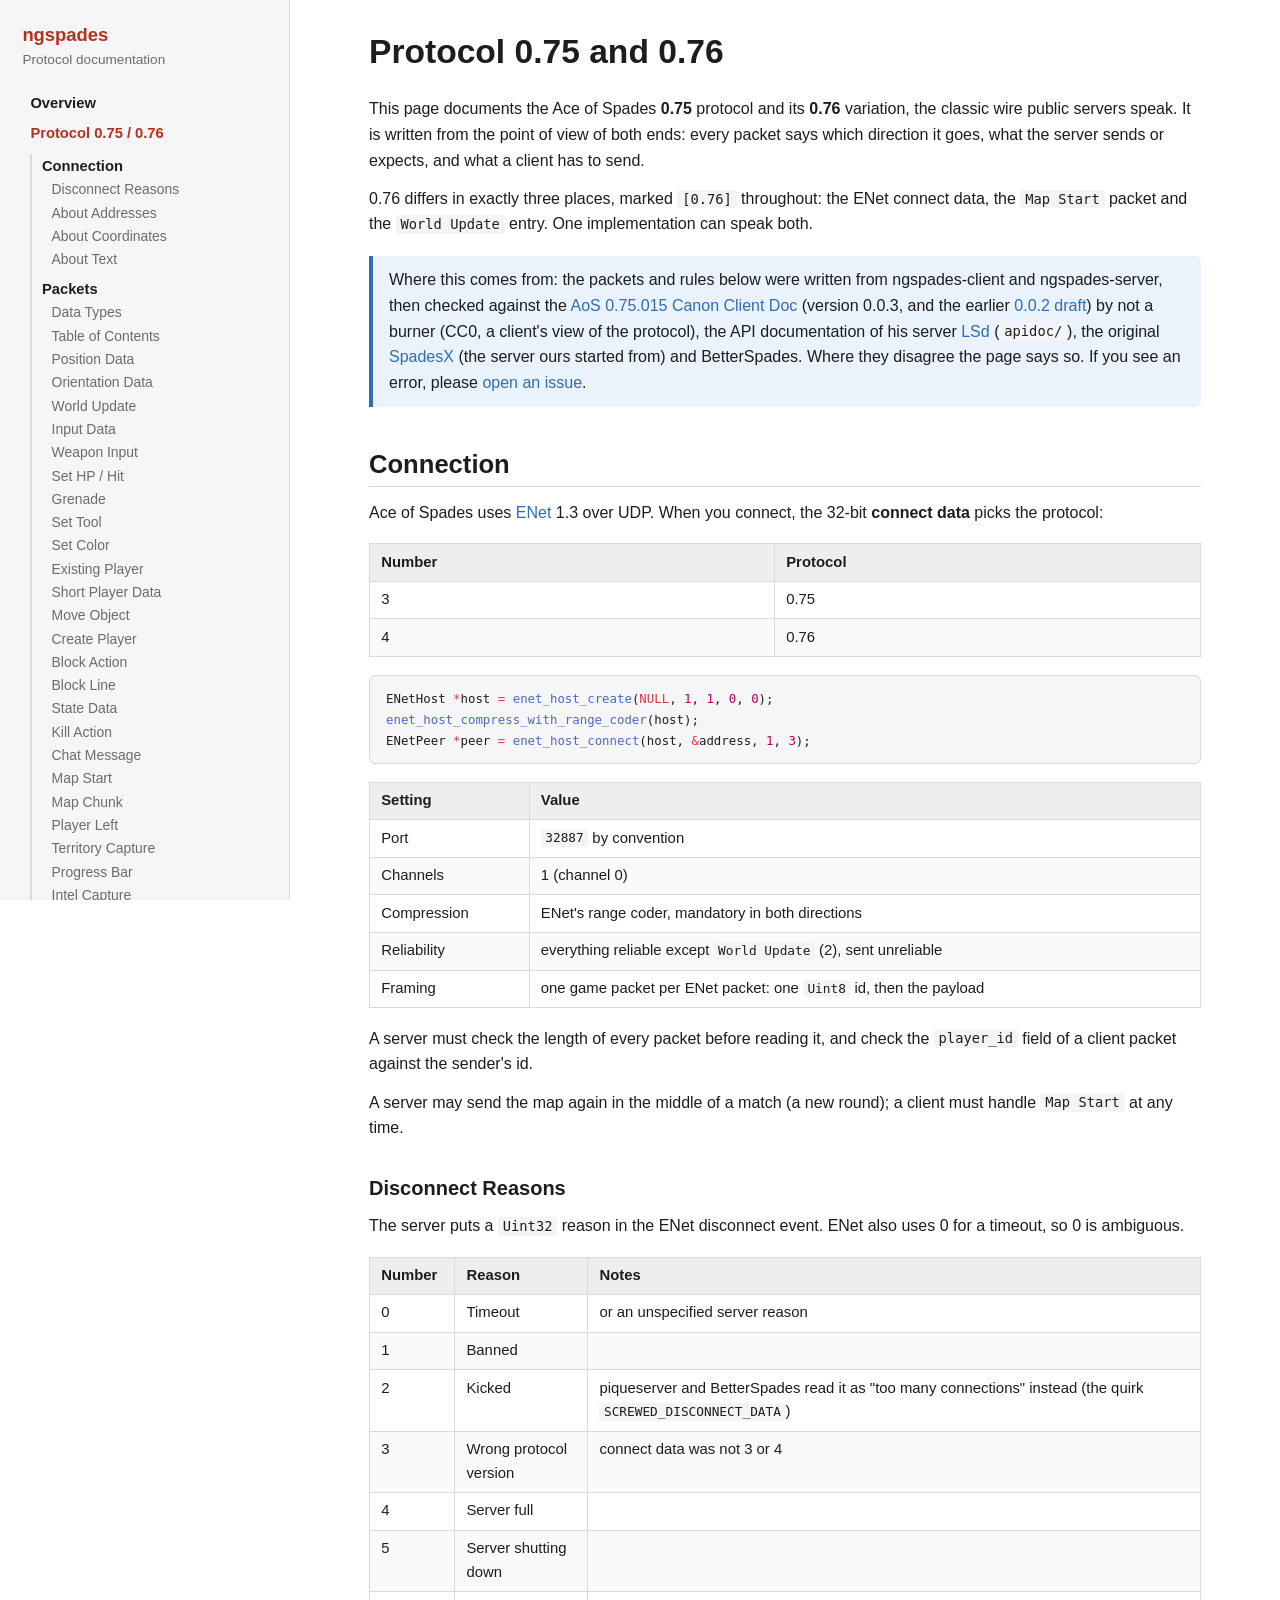
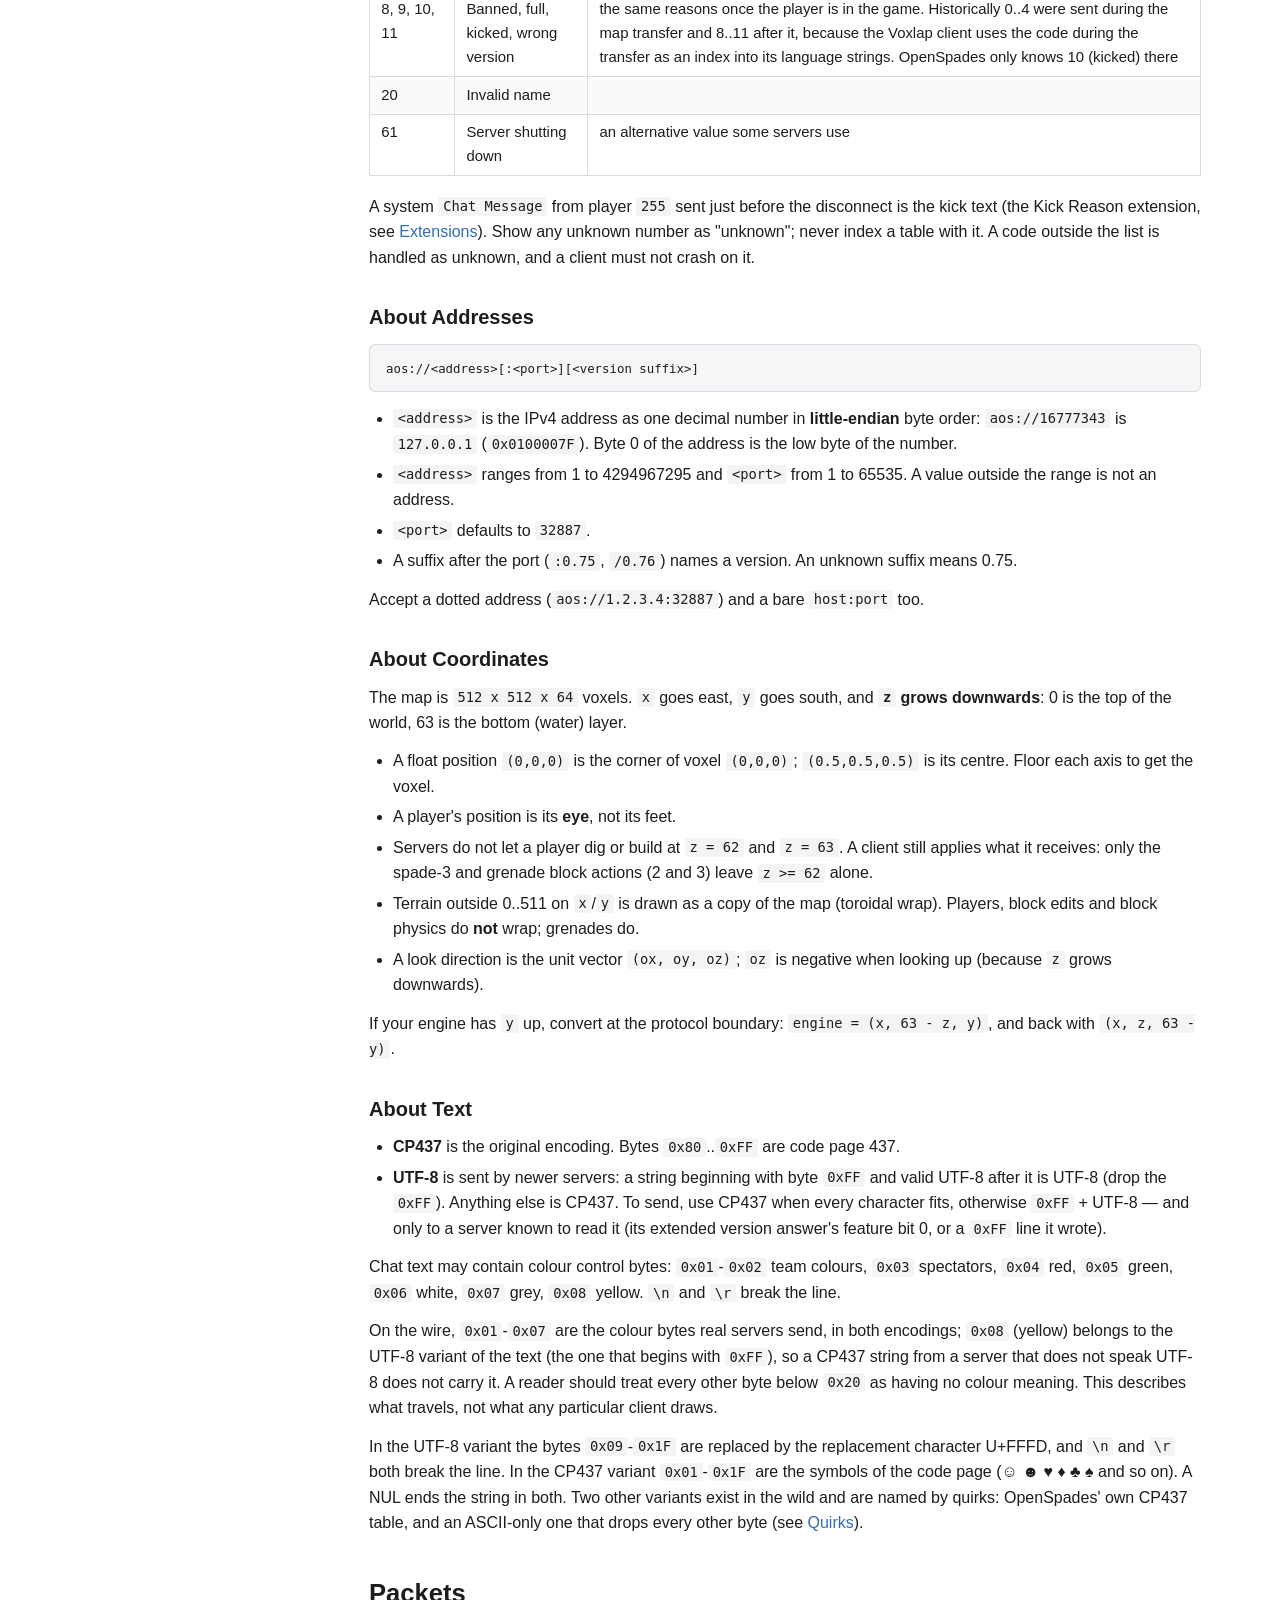
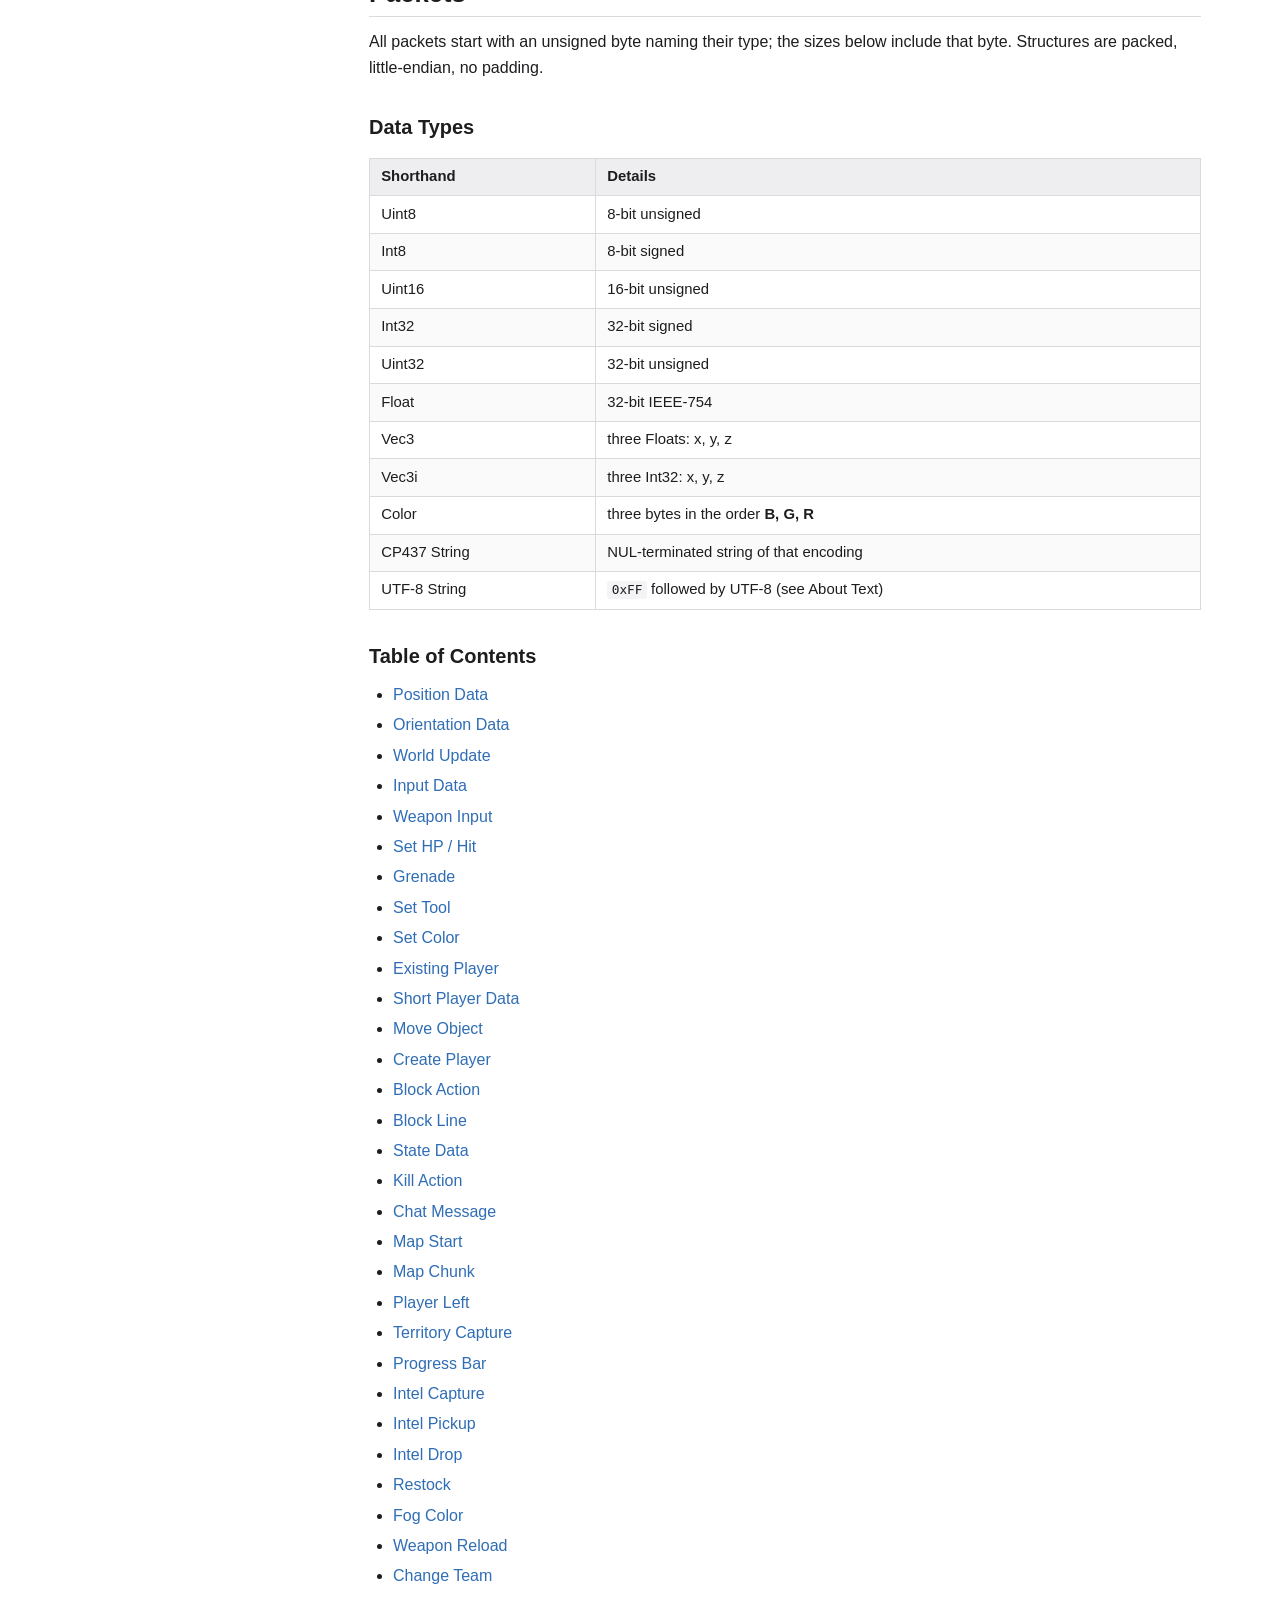
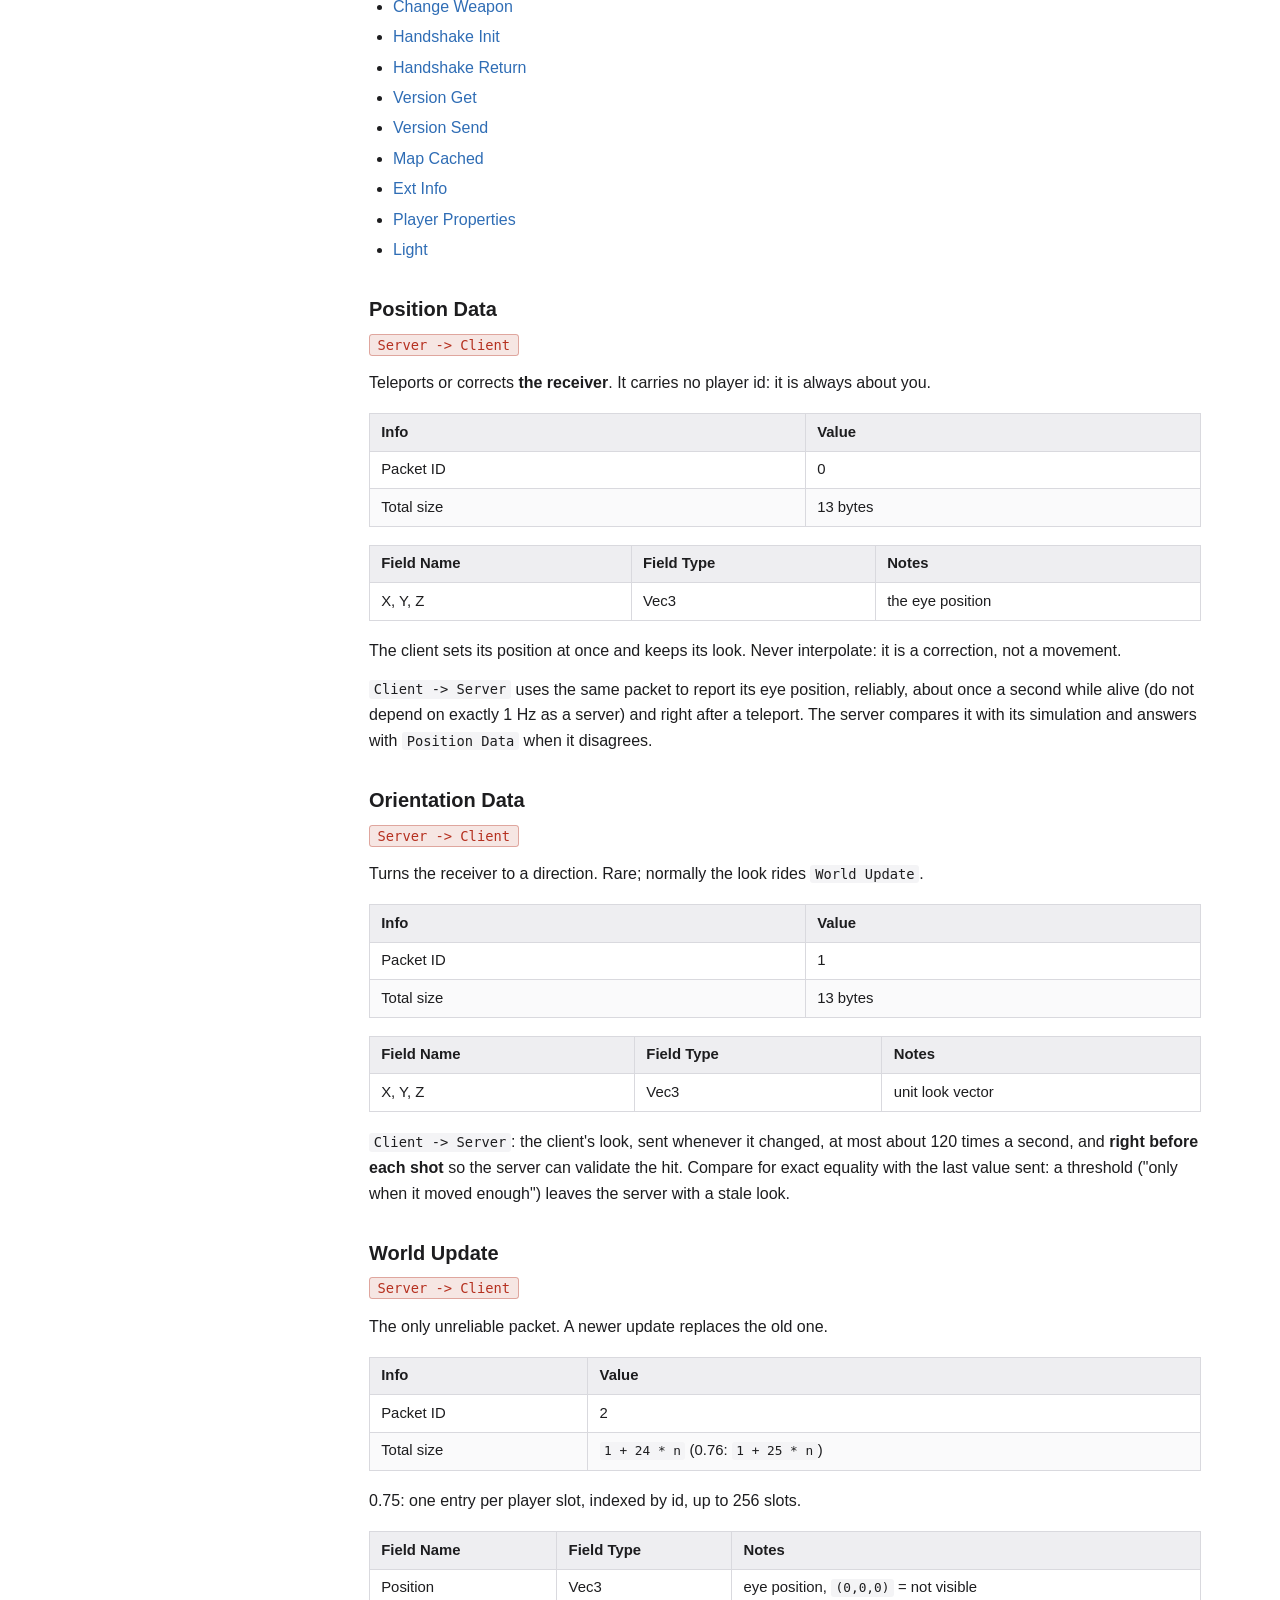
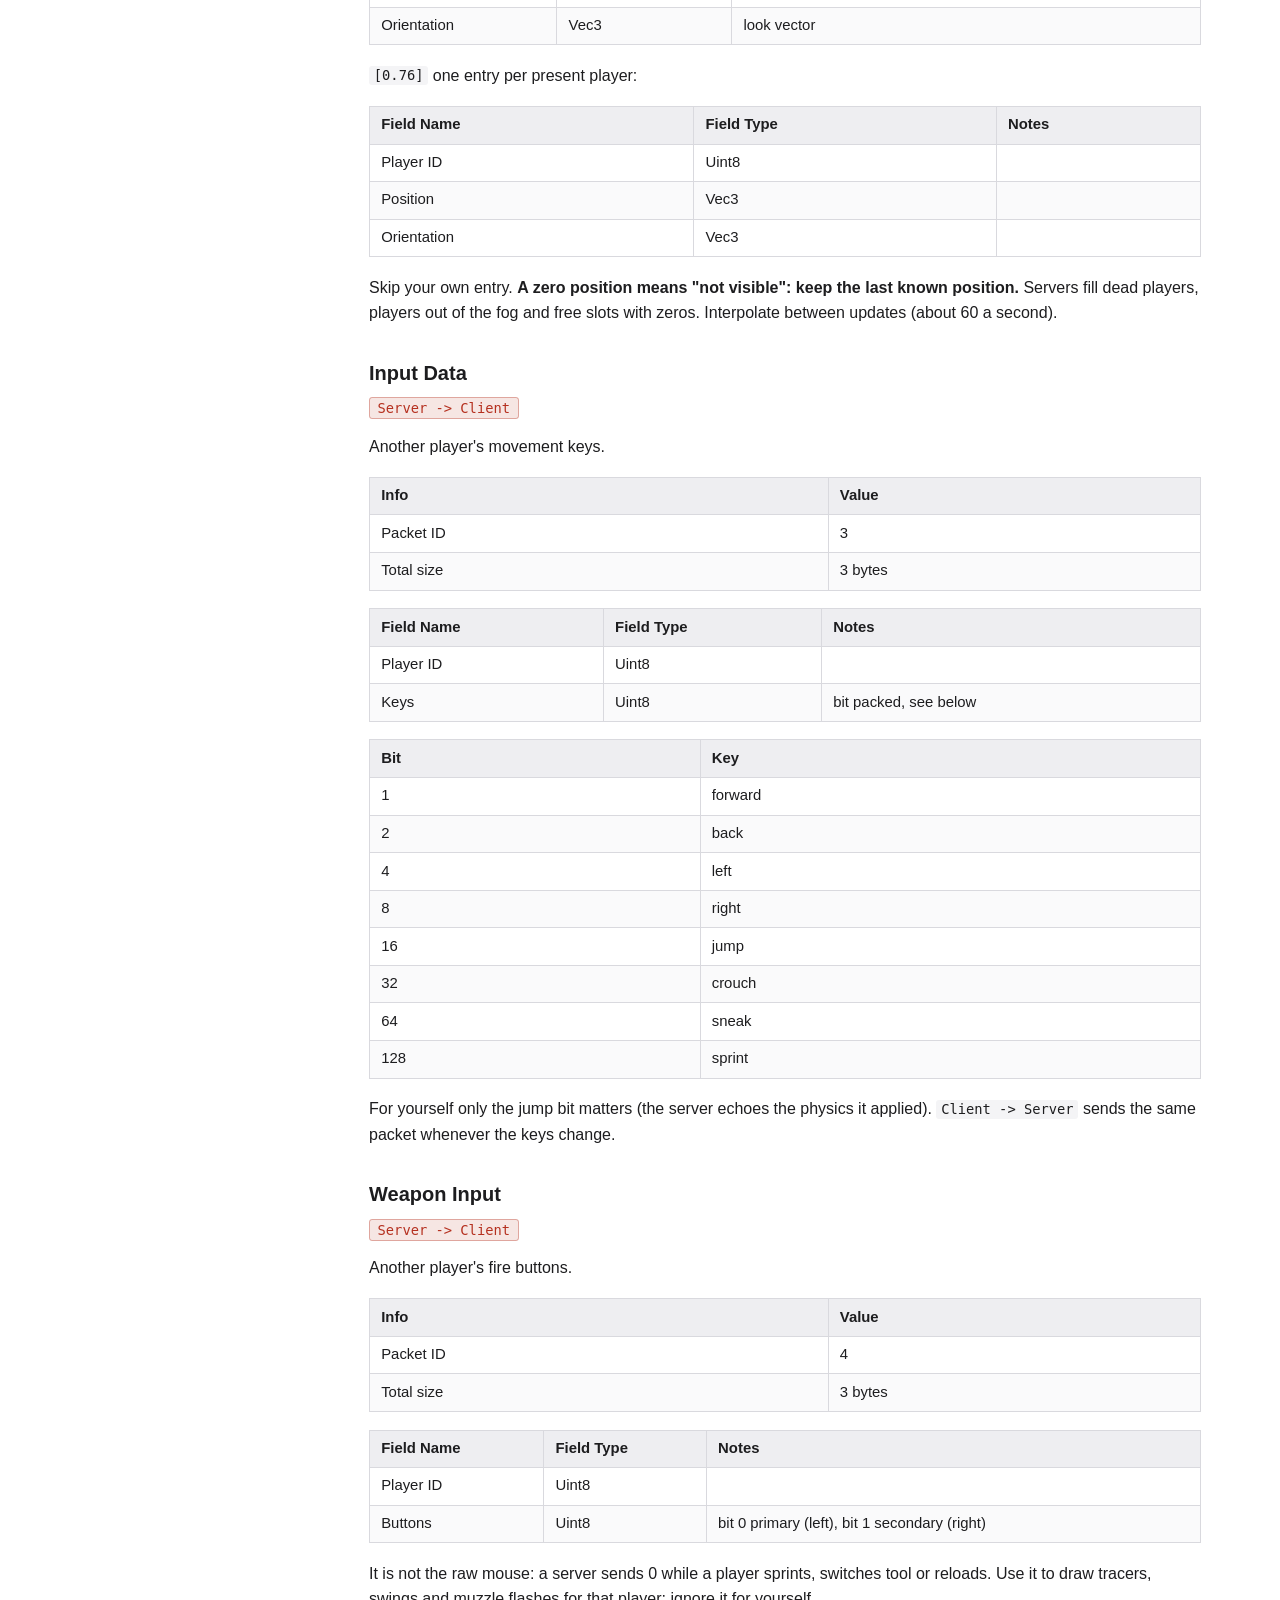
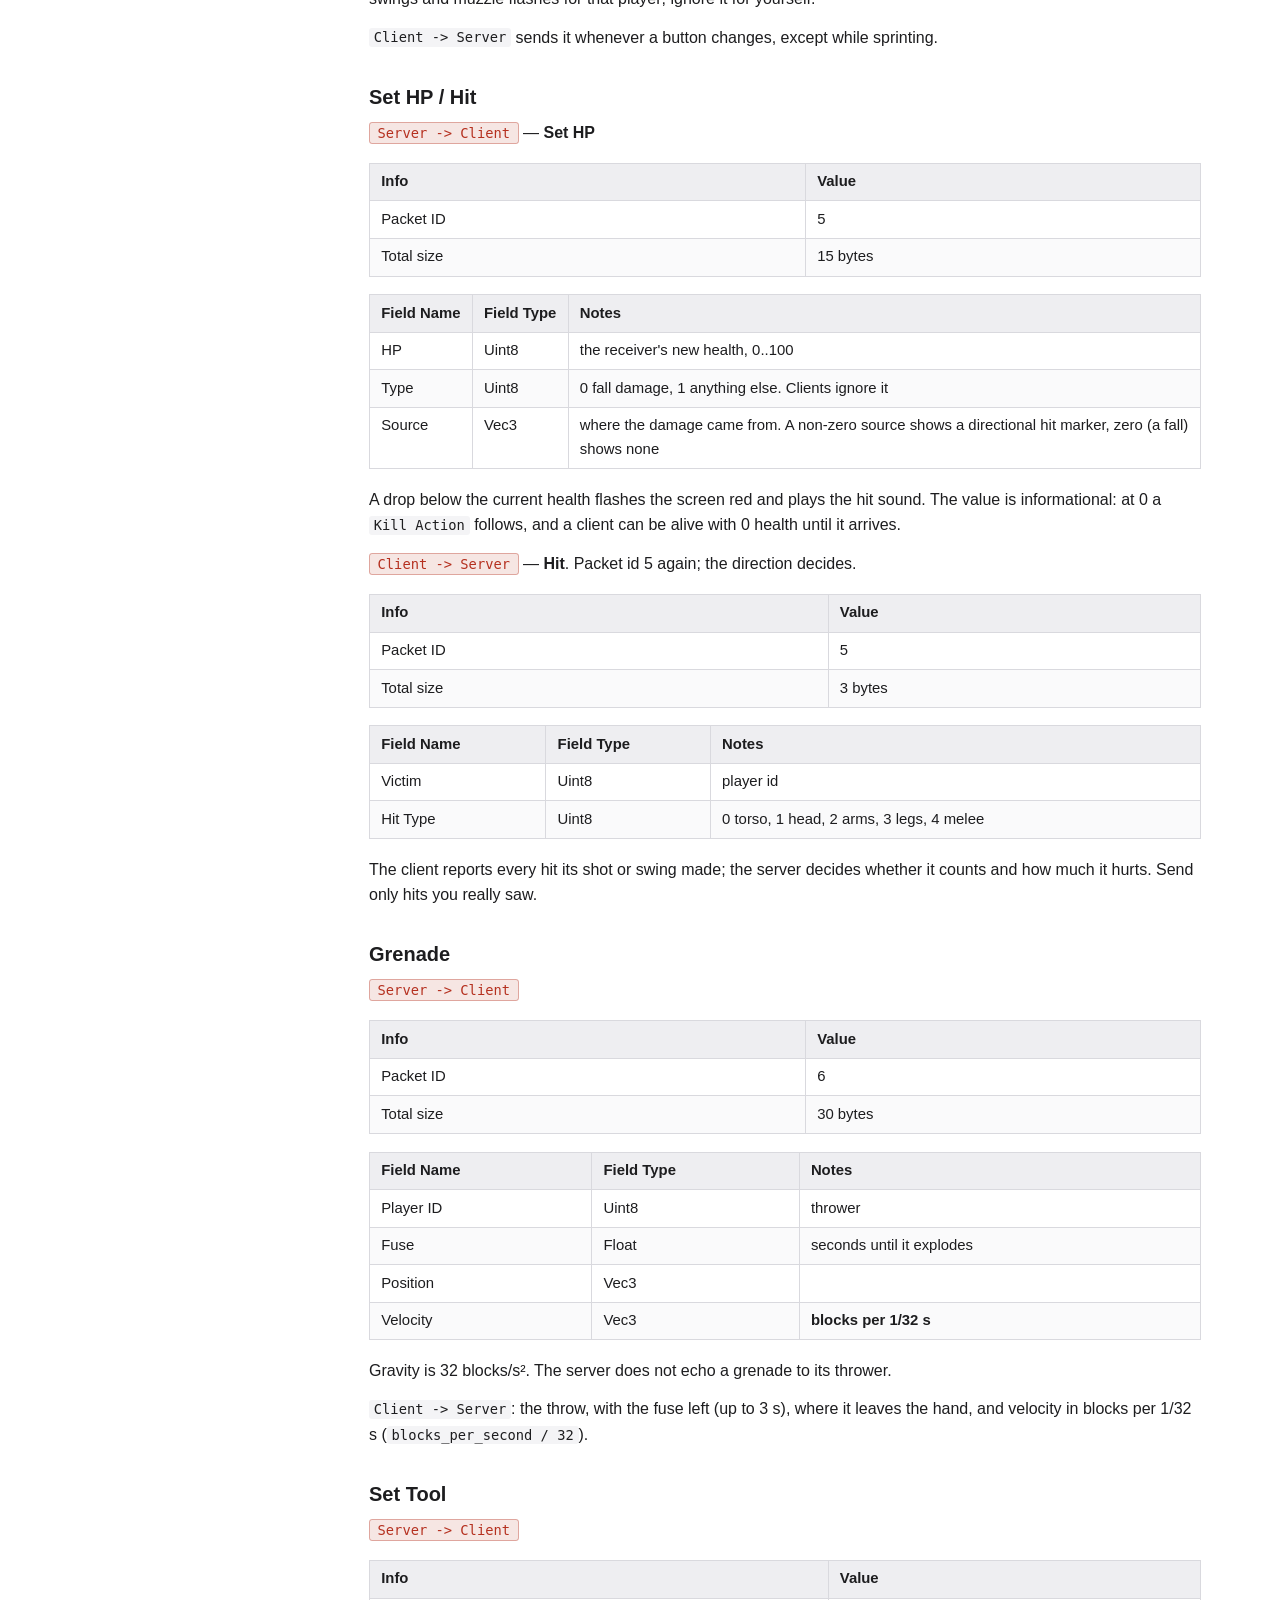
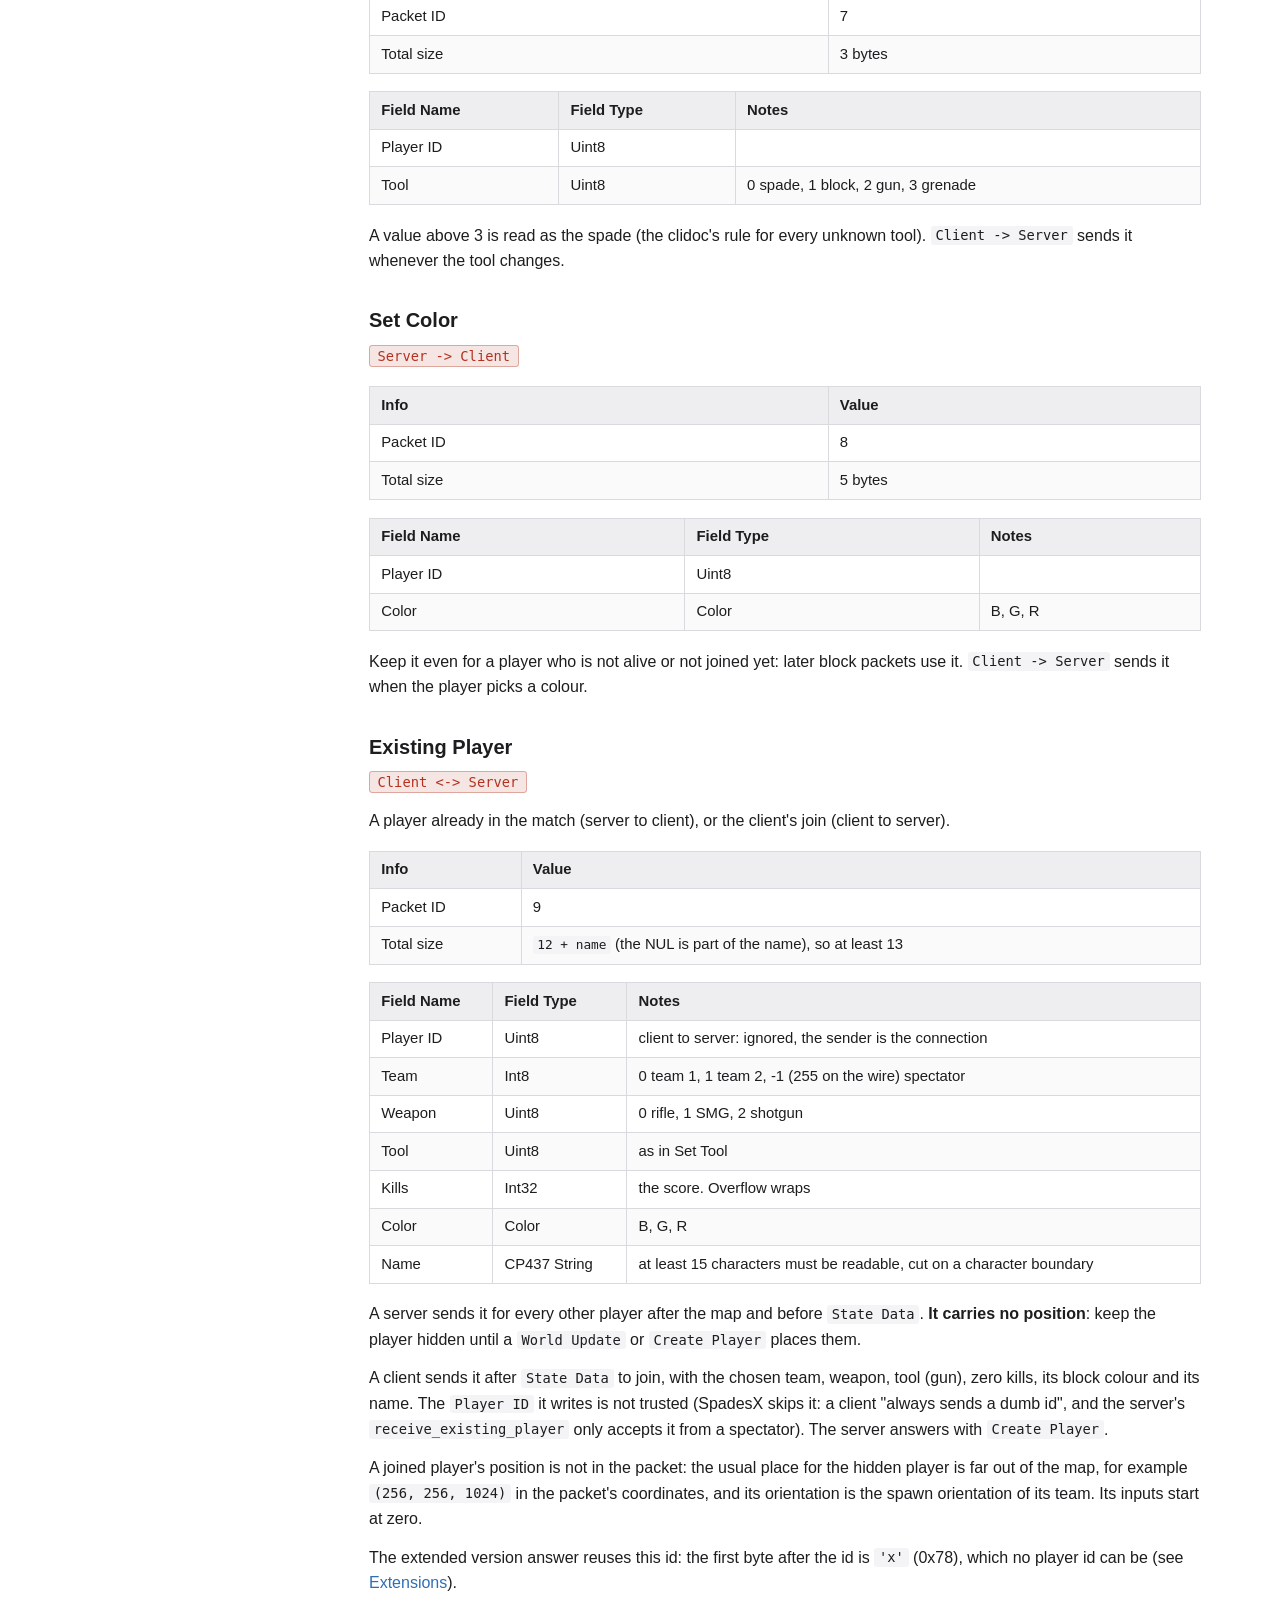
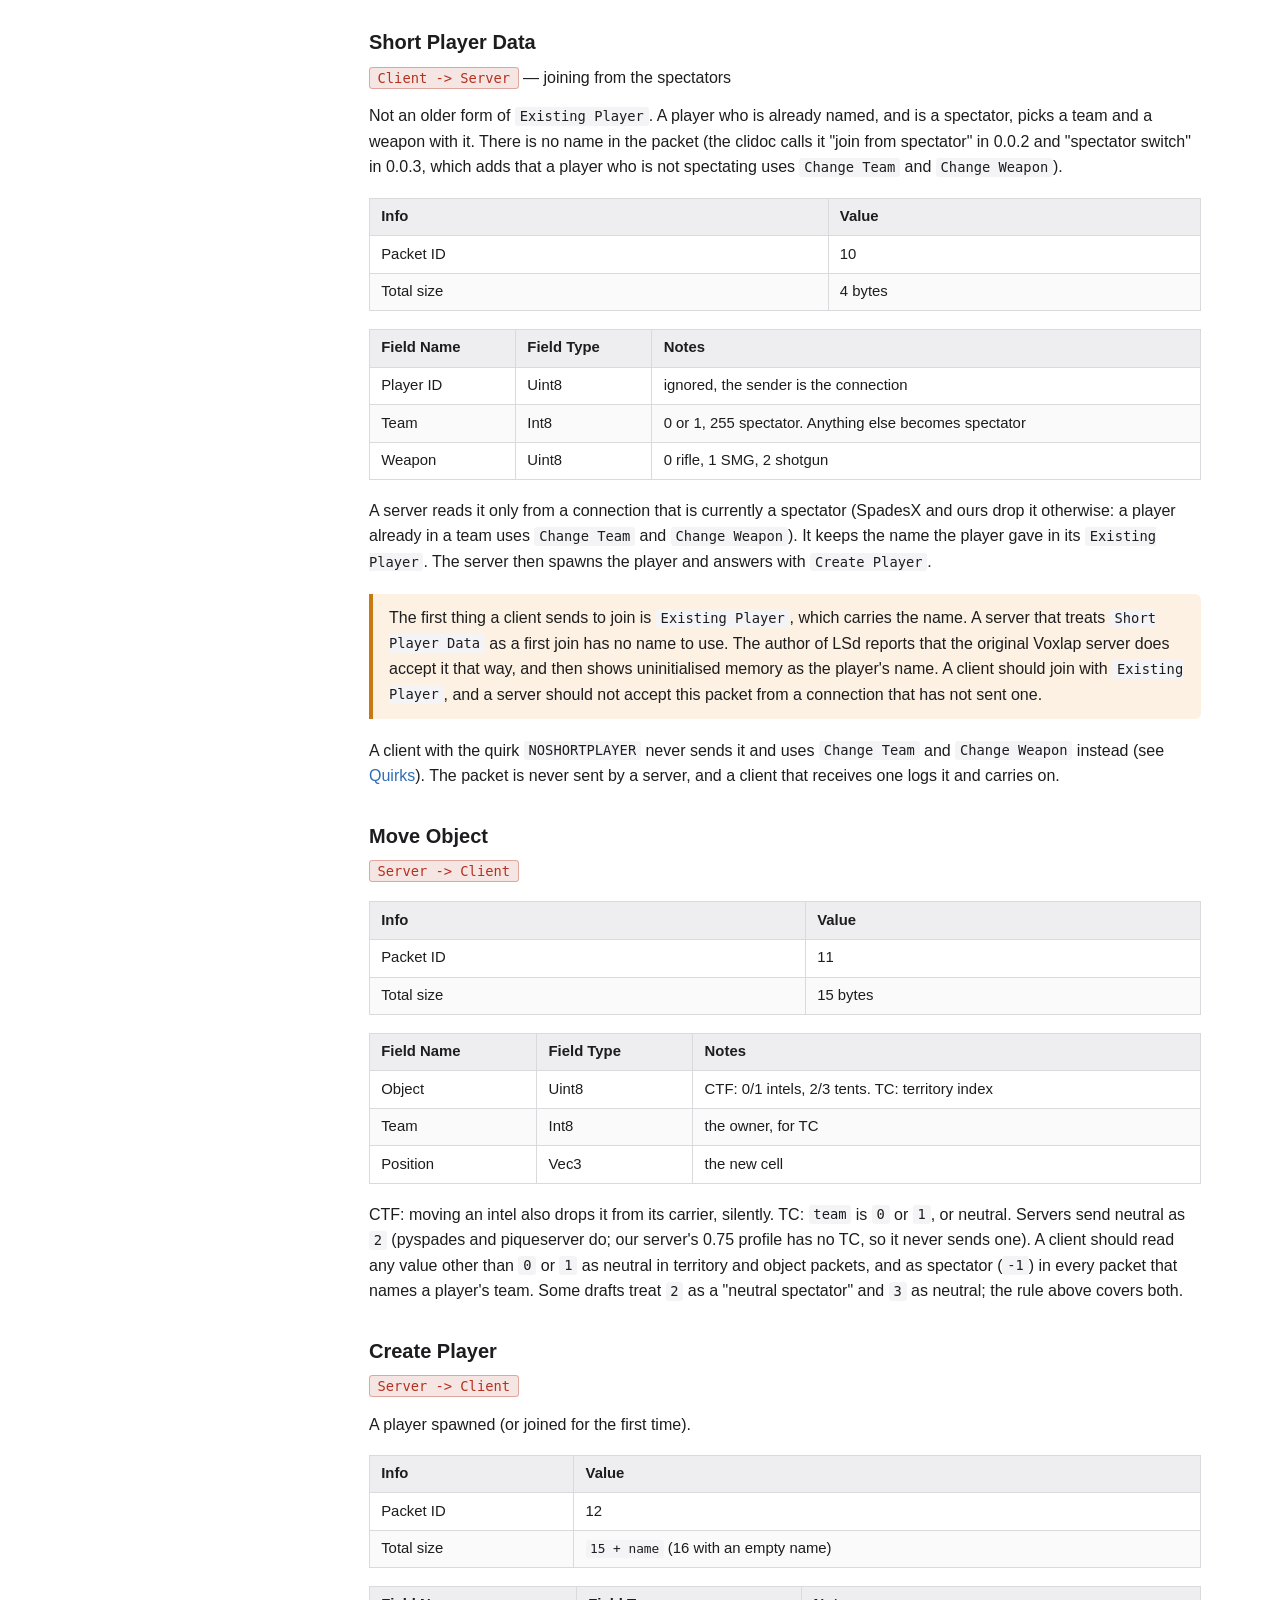
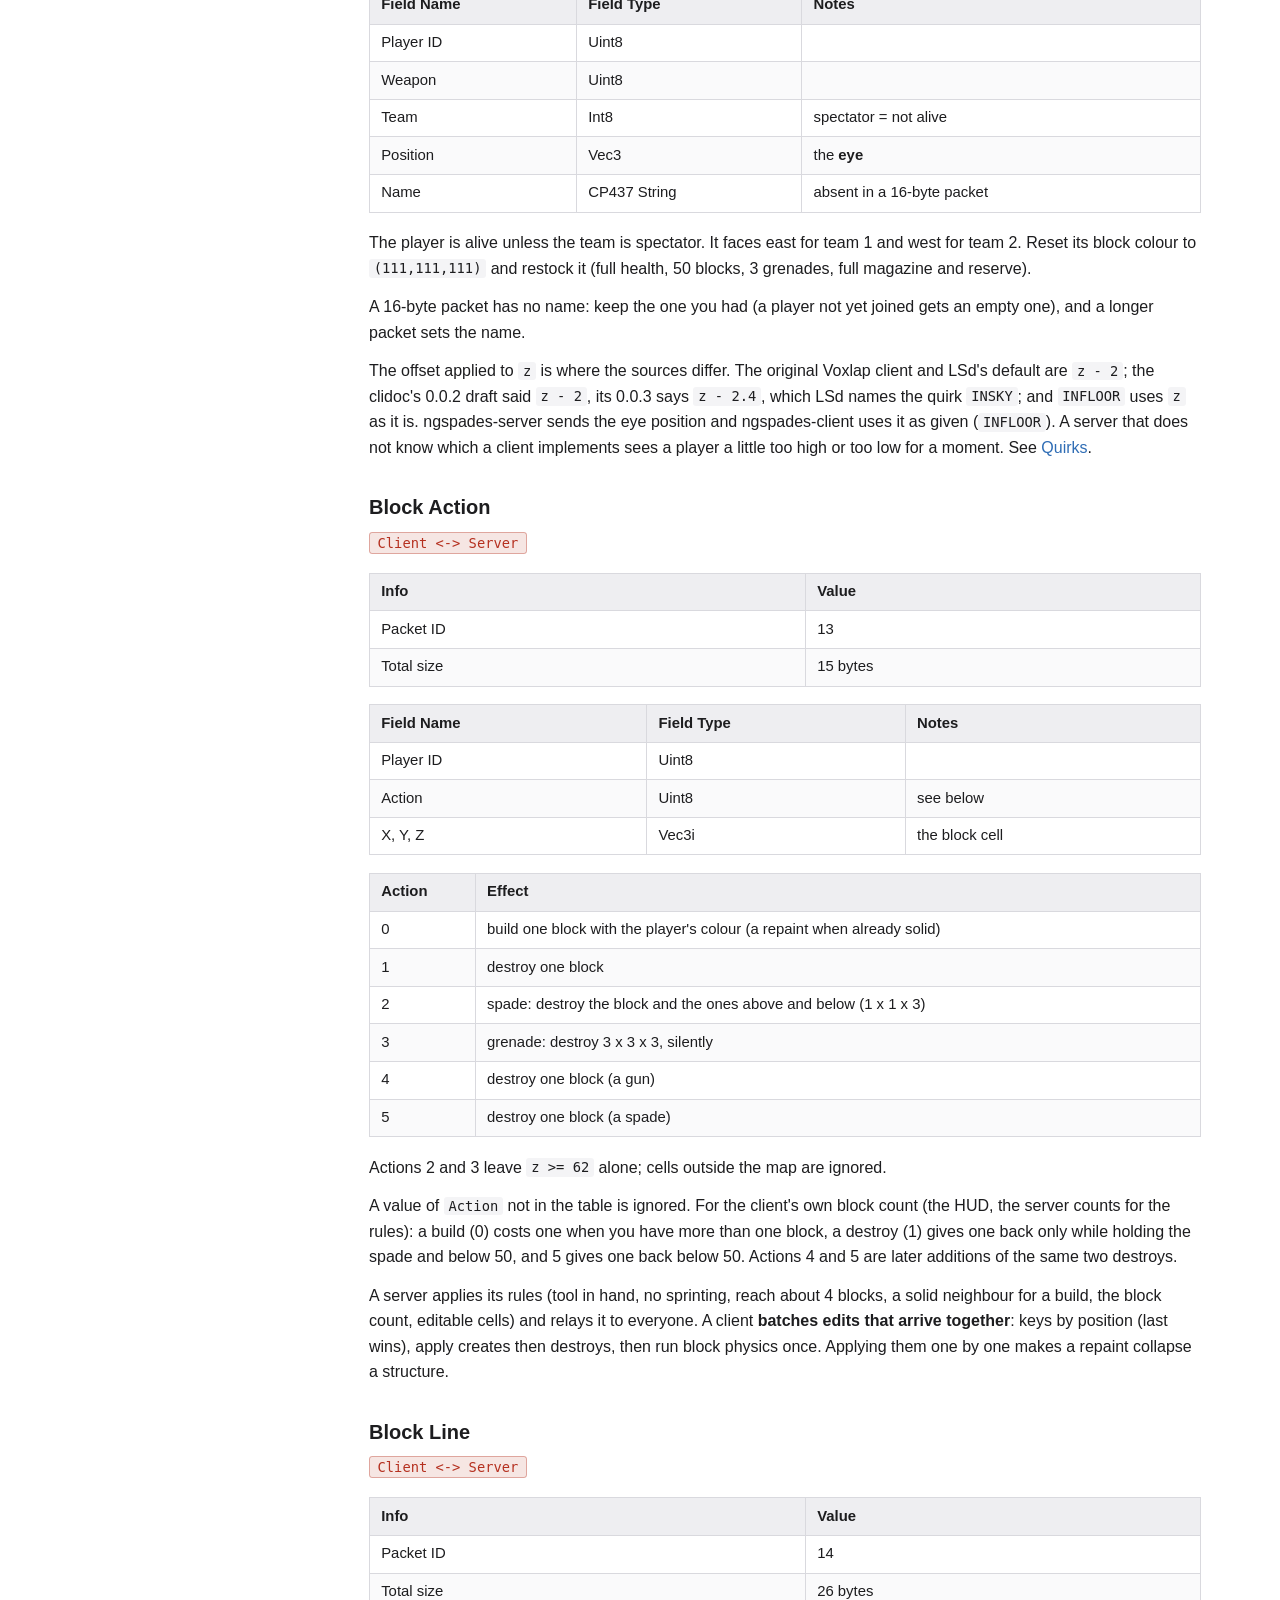
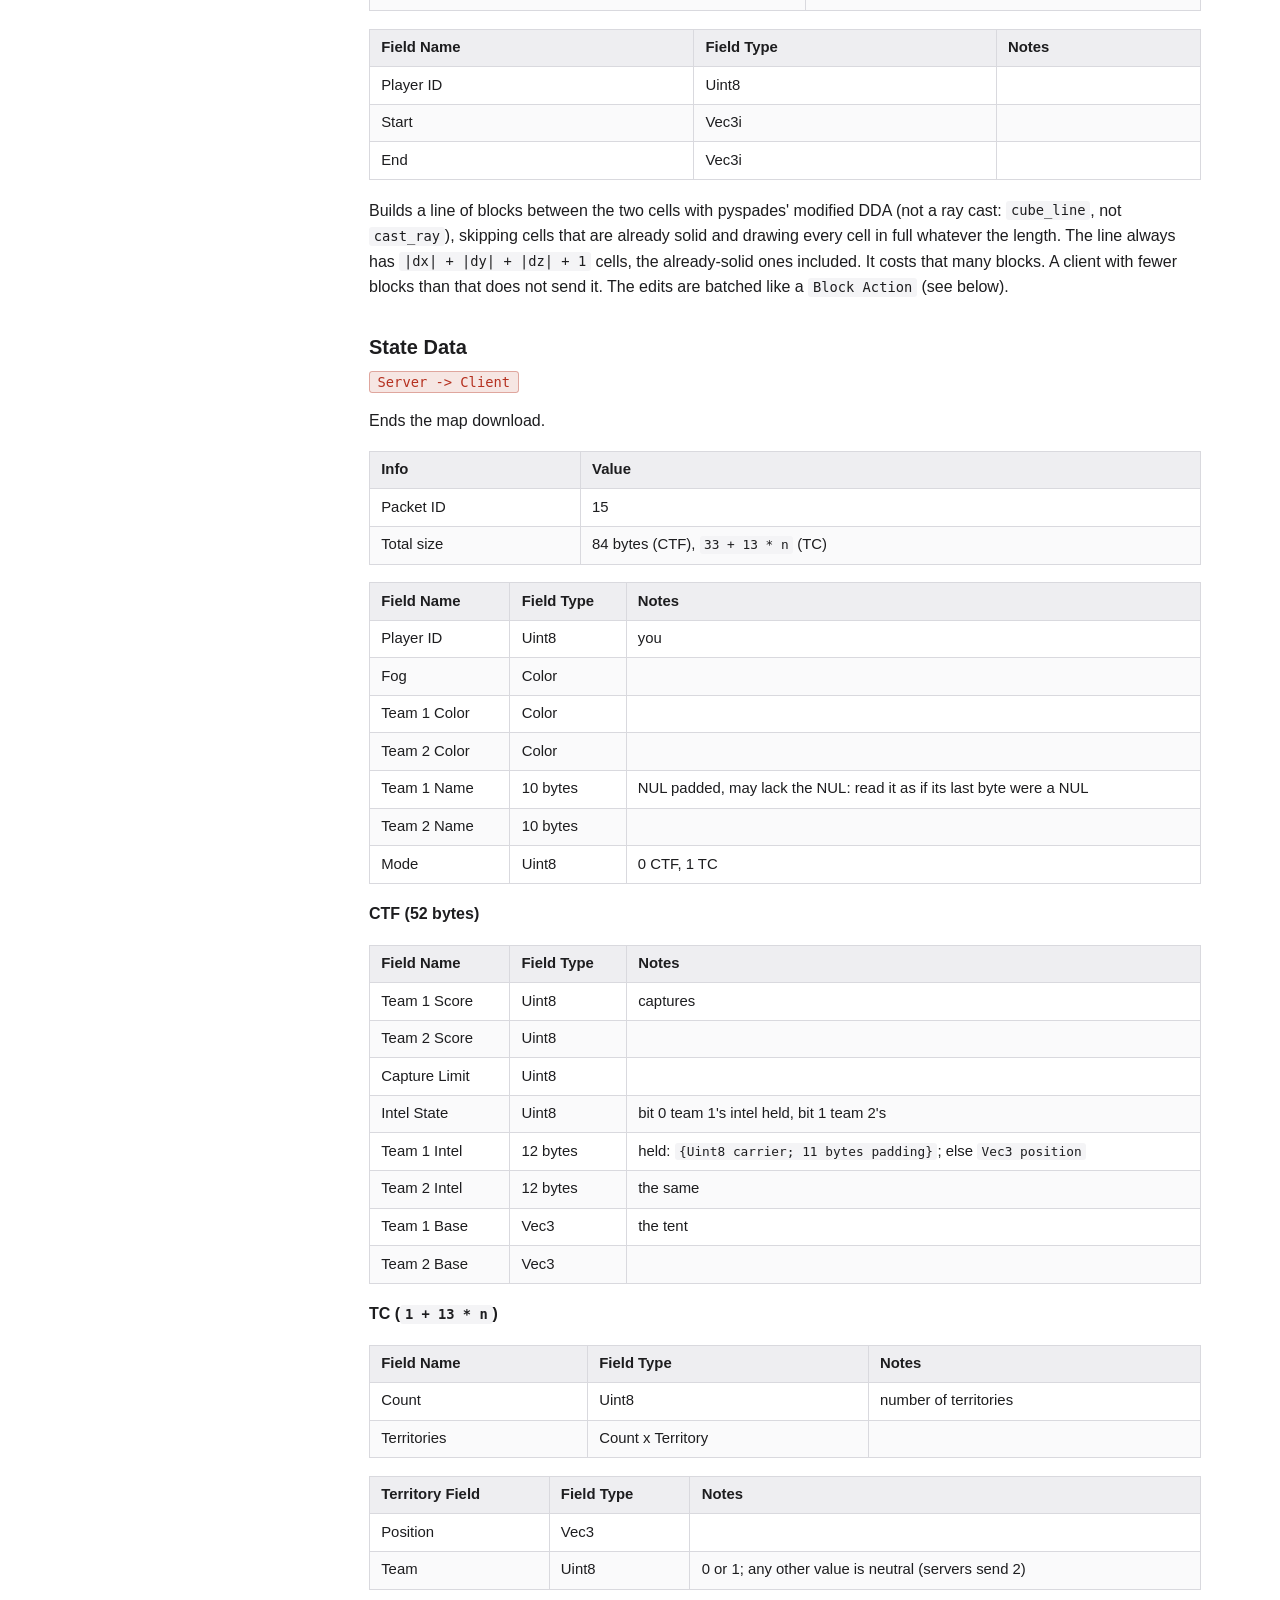
<file: protocol075.html>
<!DOCTYPE html><html lang="en"><head><meta charset="utf-8"><meta name="viewport" content="width=device-width, initial-scale=1"><title>Protocol 0.75 and 0.76 | ngspades Protocol Documentation</title><meta name="description" content="The Ace of Spades 0.75 wire protocol and its 0.76 variation: every packet, the game rules and how to write a server."><link rel="canonical" href="https://ngspades.github.io/protocol/protocol075.html"><link rel="stylesheet" href="style.css"></head><body><div class="layout"><nav class="sidebar"><a class="brand" href="index.html">ngspades</a><p class="brand-sub">Protocol documentation</p><ul class="pages"><li class><a href="index.html">Overview</a></li><li class="current"><a href="#">Protocol 0.75 / 0.76</a><ul class="toc"><li class="l1"><a href="#connection">Connection</a></li><li class="l2"><a href="#disconnect-reasons">Disconnect Reasons</a></li><li class="l2"><a href="#about-addresses">About Addresses</a></li><li class="l2"><a href="#about-coordinates">About Coordinates</a></li><li class="l2"><a href="#about-text">About Text</a></li><li class="l1"><a href="#packets">Packets</a></li><li class="l2"><a href="#data-types">Data Types</a></li><li class="l2"><a href="#table-of-contents">Table of Contents</a></li><li class="l2"><a href="#position-data">Position Data</a></li><li class="l2"><a href="#orientation-data">Orientation Data</a></li><li class="l2"><a href="#world-update">World Update</a></li><li class="l2"><a href="#input-data">Input Data</a></li><li class="l2"><a href="#weapon-input">Weapon Input</a></li><li class="l2"><a href="#set-hp--hit">Set HP / Hit</a></li><li class="l2"><a href="#grenade">Grenade</a></li><li class="l2"><a href="#set-tool">Set Tool</a></li><li class="l2"><a href="#set-color">Set Color</a></li><li class="l2"><a href="#existing-player">Existing Player</a></li><li class="l2"><a href="#short-player-data">Short Player Data</a></li><li class="l2"><a href="#move-object">Move Object</a></li><li class="l2"><a href="#create-player">Create Player</a></li><li class="l2"><a href="#block-action">Block Action</a></li><li class="l2"><a href="#block-line">Block Line</a></li><li class="l2"><a href="#state-data">State Data</a></li><li class="l2"><a href="#kill-action">Kill Action</a></li><li class="l2"><a href="#chat-message">Chat Message</a></li><li class="l2"><a href="#map-start">Map Start</a></li><li class="l2"><a href="#map-chunk">Map Chunk</a></li><li class="l2"><a href="#player-left">Player Left</a></li><li class="l2"><a href="#territory-capture">Territory Capture</a></li><li class="l2"><a href="#progress-bar">Progress Bar</a></li><li class="l2"><a href="#intel-capture">Intel Capture</a></li><li class="l2"><a href="#intel-pickup">Intel Pickup</a></li><li class="l2"><a href="#intel-drop">Intel Drop</a></li><li class="l2"><a href="#restock">Restock</a></li><li class="l2"><a href="#fog-color">Fog Color</a></li><li class="l2"><a href="#weapon-reload">Weapon Reload</a></li><li class="l2"><a href="#change-team">Change Team</a></li><li class="l2"><a href="#change-weapon">Change Weapon</a></li><li class="l2"><a href="#handshake-init">Handshake Init</a></li><li class="l2"><a href="#handshake-return">Handshake Return</a></li><li class="l2"><a href="#version-get">Version Get</a></li><li class="l2"><a href="#version-send">Version Send</a></li><li class="l2"><a href="#map-cached">Map Cached</a></li><li class="l2"><a href="#ext-info">Ext Info</a></li><li class="l2"><a href="#player-properties">Player Properties</a></li><li class="l2"><a href="#light">Light</a></li><li class="l1"><a href="#quirks">Quirks</a></li><li class="l1"><a href="#game-rules">Game Rules</a></li><li class="l2"><a href="#players">Players</a></li><li class="l2"><a href="#fog">Fog</a></li><li class="l2"><a href="#block-physics">Block Physics</a></li><li class="l2"><a href="#damage-death-and-respawn">Damage, Death and Respawn</a></li><li class="l2"><a href="#blocks">Blocks</a></li><li class="l2"><a href="#weapons">Weapons</a></li><li class="l2"><a href="#ctf">CTF</a></li><li class="l2"><a href="#tc">TC</a></li><li class="l1"><a href="#server-list">Server List</a></li><li class="l1"><a href="#writing-a-server">Writing a Server</a></li><li class="l1"><a href="#other-resources">Other Resources</a></li></ul></li><li class><a href="protocol10.html">Protocol 1.0</a></li><li class><a href="extensions.html">Extensions</a></li><li class><a href="protocolmaster.html">Master Server</a></li><li class><a href="protocolping.html">Ping</a></li></ul><p class="side-links"><a href="pdf/ngspades-protocol.pdf">Download as PDF</a><a href="https://github.com/ngspades/protocol">Source on GitHub</a><a href="https://github.com/ngspades/protocol/tree/main/examples">C and Godot examples</a></p></nav><main><article class="doc"><h1>Protocol 0.75 and 0.76</h1><p>This page documents the Ace of Spades <strong>0.75</strong> protocol and its <strong>0.76</strong> variation, the classic wire public servers speak. It is written from the point of view of both ends: every packet says which direction it goes, what the server sends or expects, and what a client has to send.</p><p>0.76 differs in exactly three places, marked <code>[0.76]</code> throughout: the ENet connect data, the <code>Map Start</code> packet and the <code>World Update</code> entry. One implementation can speak both.</p><div class="callout note">Where this comes from: the packets and rules below were written from ngspades-client and ngspades-server, then checked against the <a href="https://notaburner.mooo.com/assets/clidoc3.html">AoS 0.75.015 Canon Client Doc</a> (version 0.0.3, and the earlier <a href="https://notaburner.mooo.com/assets/clidoc_draft.html">0.0.2 draft</a>) by not a burner (CC0, a client's view of the protocol), the API documentation of his server <a href="https://66.135.15.57/lsd/">LSd</a> (<code>apidoc/</code>), the original <a href="https://github.com/SpadesX/SpadesX">SpadesX</a> (the server ours started from) and BetterSpades. Where they disagree the page says so. If you see an error, please <a href="https://github.com/ngspades/protocol/issues">open an issue</a>.</div><h2 id="connection"><a class="hl" href="#connection">Connection</a></h2><p>Ace of Spades uses <a href="http://enet.bespin.org/">ENet</a> 1.3 over UDP. When you connect, the 32-bit <strong>connect data</strong> picks the protocol:</p><div class="table-wrap"><table><thead><tr><th>Number</th><th>Protocol</th></tr></thead><tbody><tr><td>3</td><td>0.75</td></tr><tr><td>4</td><td>0.76</td></tr></tbody></table></div><pre><code data-lang="c">ENetHost <span style="color: #d73948">*</span>host <span style="color: #d73948">=</span> <span style="color: #4b69c6">enet_host_create</span>(<span style="color: #d73948">NULL</span>, <span style="color: #b60157">1</span>, <span style="color: #b60157">1</span>, <span style="color: #b60157">0</span>, <span style="color: #b60157">0</span>);
<span style="color: #4b69c6">enet_host_compress_with_range_coder</span>(host);
ENetPeer <span style="color: #d73948">*</span>peer <span style="color: #d73948">=</span> <span style="color: #4b69c6">enet_host_connect</span>(host, <span style="color: #d73948">&amp;</span>address, <span style="color: #b60157">1</span>, <span style="color: #b60157">3</span>);</code></pre><div class="table-wrap"><table><thead><tr><th>Setting</th><th>Value</th></tr></thead><tbody><tr><td>Port</td><td><code>32887</code> by convention</td></tr><tr><td>Channels</td><td>1 (channel 0)</td></tr><tr><td>Compression</td><td>ENet's range coder, mandatory in both directions</td></tr><tr><td>Reliability</td><td>everything reliable except <code>World Update</code> (2), sent unreliable</td></tr><tr><td>Framing</td><td>one game packet per ENet packet: one <code>Uint8</code> id, then the payload</td></tr></tbody></table></div><p>A server must check the length of every packet before reading it, and check the <code>player_id</code> field of a client packet against the sender's id.</p><p>A server may send the map again in the middle of a match (a new round); a client must handle <code>Map Start</code> at any time.</p><h3 id="disconnect-reasons"><a class="hl" href="#disconnect-reasons">Disconnect Reasons</a></h3><p>The server puts a <code>Uint32</code> reason in the ENet disconnect event. ENet also uses 0 for a timeout, so 0 is ambiguous.</p><div class="table-wrap"><table><thead><tr><th>Number</th><th>Reason</th><th>Notes</th></tr></thead><tbody><tr><td>0</td><td>Timeout</td><td>or an unspecified server reason</td></tr><tr><td>1</td><td>Banned</td><td></td></tr><tr><td>2</td><td>Kicked</td><td>piqueserver and BetterSpades read it as "too many connections" instead (the quirk <code>SCREWED_DISCONNECT_DATA</code>)</td></tr><tr><td>3</td><td>Wrong protocol version</td><td>connect data was not 3 or 4</td></tr><tr><td>4</td><td>Server full</td><td></td></tr><tr><td>5</td><td>Server shutting down</td><td></td></tr><tr><td>8, 9, 10, 11</td><td>Banned, full, kicked, wrong version</td><td>the same reasons once the player is in the game. Historically 0..4 were sent during the map transfer and 8..11 after it, because the Voxlap client uses the code during the transfer as an index into its language strings. OpenSpades only knows 10 (kicked) there</td></tr><tr><td>20</td><td>Invalid name</td><td></td></tr><tr><td>61</td><td>Server shutting down</td><td>an alternative value some servers use</td></tr></tbody></table></div><p>A system <code>Chat Message</code> from player <code>255</code> sent just before the disconnect is the kick text (the Kick Reason extension, see <a href="extensions.html">Extensions</a>). Show any unknown number as "unknown"; never index a table with it. A code outside the list is handled as unknown, and a client must not crash on it.</p><h3 id="about-addresses"><a class="hl" href="#about-addresses">About Addresses</a></h3><pre><code>aos://&lt;address>[:&lt;port>][&lt;version suffix>]</code></pre><ul><li><code>&lt;address></code> is the IPv4 address as one decimal number in <strong>little-endian</strong> byte order: <code>aos://16777343</code> is <code>127.0.0.1</code> (<code>0x0100007F</code>). Byte 0 of the address is the low byte of the number.</li><li><code>&lt;address></code> ranges from 1 to 4294967295 and <code>&lt;port></code> from 1 to 65535. A value outside the range is not an address.</li><li><code>&lt;port></code> defaults to <code>32887</code>.</li><li>A suffix after the port (<code>:0.75</code>, <code>/0.76</code>) names a version. An unknown suffix means 0.75.</li></ul><p>Accept a dotted address (<code>aos://1.2.3.4:32887</code>) and a bare <code>host:port</code> too.</p><h3 id="about-coordinates"><a class="hl" href="#about-coordinates">About Coordinates</a></h3><p>The map is <code>512 x 512 x 64</code> voxels. <code>x</code> goes east, <code>y</code> goes south, and <strong><code>z</code> grows downwards</strong>: 0 is the top of the world, 63 is the bottom (water) layer.</p><ul><li>A float position <code>(0,0,0)</code> is the corner of voxel <code>(0,0,0)</code>; <code>(0.5,0.5,0.5)</code> is its centre. Floor each axis to get the voxel.</li><li>A player's position is its <strong>eye</strong>, not its feet.</li><li>Servers do not let a player dig or build at <code>z = 62</code> and <code>z = 63</code>. A client still applies what it receives: only the spade-3 and grenade block actions (2 and 3) leave <code>z >= 62</code> alone.</li><li>Terrain outside 0..511 on <code>x</code>/<code>y</code> is drawn as a copy of the map (toroidal wrap). Players, block edits and block physics do <strong>not</strong> wrap; grenades do.</li><li>A look direction is the unit vector <code>(ox, oy, oz)</code>; <code>oz</code> is negative when looking up (because <code>z</code> grows downwards).</li></ul><p>If your engine has <code>y</code> up, convert at the protocol boundary: <code>engine = (x, 63 - z, y)</code>, and back with <code>(x, z, 63 - y)</code>.</p><h3 id="about-text"><a class="hl" href="#about-text">About Text</a></h3><ul><li><strong>CP437</strong> is the original encoding. Bytes <code>0x80</code>..<code>0xFF</code> are code page 437.</li><li><strong>UTF-8</strong> is sent by newer servers: a string beginning with byte <code>0xFF</code> and valid UTF-8 after it is UTF-8 (drop the <code>0xFF</code>). Anything else is CP437. To send, use CP437 when every character fits, otherwise <code>0xFF</code> + UTF-8 — and only to a server known to read it (its extended version answer's feature bit 0, or a <code>0xFF</code> line it wrote).</li></ul><p>Chat text may contain colour control bytes: <code>0x01</code>-<code>0x02</code> team colours, <code>0x03</code> spectators, <code>0x04</code> red, <code>0x05</code> green, <code>0x06</code> white, <code>0x07</code> grey, <code>0x08</code> yellow. <code>\n</code> and <code>\r</code> break the line.</p><p>On the wire, <code>0x01</code>-<code>0x07</code> are the colour bytes real servers send, in both encodings; <code>0x08</code> (yellow) belongs to the UTF-8 variant of the text (the one that begins with <code>0xFF</code>), so a CP437 string from a server that does not speak UTF-8 does not carry it. A reader should treat every other byte below <code>0x20</code> as having no colour meaning. This describes what travels, not what any particular client draws.</p><p>In the UTF-8 variant the bytes <code>0x09</code>-<code>0x1F</code> are replaced by the replacement character U+FFFD, and <code>\n</code> and <code>\r</code> both break the line. In the CP437 variant <code>0x01</code>-<code>0x1F</code> are the symbols of the code page (☺ ☻ ♥ ♦ ♣ ♠ and so on). A NUL ends the string in both. Two other variants exist in the wild and are named by quirks: OpenSpades' own CP437 table, and an ASCII-only one that drops every other byte (see <a href="#quirks">Quirks</a>).</p><h2 id="packets"><a class="hl" href="#packets">Packets</a></h2><p>All packets start with an unsigned byte naming their type; the sizes below include that byte. Structures are packed, little-endian, no padding.</p><h3 id="data-types"><a class="hl" href="#data-types">Data Types</a></h3><div class="table-wrap"><table><thead><tr><th>Shorthand</th><th>Details</th></tr></thead><tbody><tr><td>Uint8</td><td>8-bit unsigned</td></tr><tr><td>Int8</td><td>8-bit signed</td></tr><tr><td>Uint16</td><td>16-bit unsigned</td></tr><tr><td>Int32</td><td>32-bit signed</td></tr><tr><td>Uint32</td><td>32-bit unsigned</td></tr><tr><td>Float</td><td>32-bit IEEE-754</td></tr><tr><td>Vec3</td><td>three Floats: x, y, z</td></tr><tr><td>Vec3i</td><td>three Int32: x, y, z</td></tr><tr><td>Color</td><td>three bytes in the order <strong>B, G, R</strong></td></tr><tr><td>CP437 String</td><td>NUL-terminated string of that encoding</td></tr><tr><td>UTF-8 String</td><td><code>0xFF</code> followed by UTF-8 (see About Text)</td></tr></tbody></table></div><h3 id="table-of-contents"><a class="hl" href="#table-of-contents">Table of Contents</a></h3><ul><li><a href="#position-data">Position Data</a></li><li><a href="#orientation-data">Orientation Data</a></li><li><a href="#world-update">World Update</a></li><li><a href="#input-data">Input Data</a></li><li><a href="#weapon-input">Weapon Input</a></li><li><a href="#set-hp--hit">Set HP / Hit</a></li><li><a href="#grenade">Grenade</a></li><li><a href="#set-tool">Set Tool</a></li><li><a href="#set-color">Set Color</a></li><li><a href="#existing-player">Existing Player</a></li><li><a href="#short-player-data">Short Player Data</a></li><li><a href="#move-object">Move Object</a></li><li><a href="#create-player">Create Player</a></li><li><a href="#block-action">Block Action</a></li><li><a href="#block-line">Block Line</a></li><li><a href="#state-data">State Data</a></li><li><a href="#kill-action">Kill Action</a></li><li><a href="#chat-message">Chat Message</a></li><li><a href="#map-start">Map Start</a></li><li><a href="#map-chunk">Map Chunk</a></li><li><a href="#player-left">Player Left</a></li><li><a href="#territory-capture">Territory Capture</a></li><li><a href="#progress-bar">Progress Bar</a></li><li><a href="#intel-capture">Intel Capture</a></li><li><a href="#intel-pickup">Intel Pickup</a></li><li><a href="#intel-drop">Intel Drop</a></li><li><a href="#restock">Restock</a></li><li><a href="#fog-color">Fog Color</a></li><li><a href="#weapon-reload">Weapon Reload</a></li><li><a href="#change-team">Change Team</a></li><li><a href="#change-weapon">Change Weapon</a></li><li><a href="#handshake-init">Handshake Init</a></li><li><a href="#handshake-return">Handshake Return</a></li><li><a href="#version-get">Version Get</a></li><li><a href="#version-send">Version Send</a></li><li><a href="#map-cached">Map Cached</a></li><li><a href="#ext-info">Ext Info</a></li><li><a href="#player-properties">Player Properties</a></li><li><a href="#light">Light</a></li></ul><h3 id="position-data"><a class="hl" href="#position-data">Position Data</a></h3><p class="dir"><code class="dir-badge">Server -> Client</code></p><p>Teleports or corrects <strong>the receiver</strong>. It carries no player id: it is always about you.</p><div class="table-wrap"><table><thead><tr><th>Info</th><th>Value</th></tr></thead><tbody><tr><td>Packet ID</td><td>0</td></tr><tr><td>Total size</td><td>13 bytes</td></tr></tbody></table></div><div class="table-wrap"><table><thead><tr><th>Field Name</th><th>Field Type</th><th>Notes</th></tr></thead><tbody><tr><td>X, Y, Z</td><td>Vec3</td><td>the eye position</td></tr></tbody></table></div><p>The client sets its position at once and keeps its look. Never interpolate: it is a correction, not a movement.</p><p><code>Client -> Server</code> uses the same packet to report its eye position, reliably, about once a second while alive (do not depend on exactly 1 Hz as a server) and right after a teleport. The server compares it with its simulation and answers with <code>Position Data</code> when it disagrees.</p><h3 id="orientation-data"><a class="hl" href="#orientation-data">Orientation Data</a></h3><p class="dir"><code class="dir-badge">Server -> Client</code></p><p>Turns the receiver to a direction. Rare; normally the look rides <code>World Update</code>.</p><div class="table-wrap"><table><thead><tr><th>Info</th><th>Value</th></tr></thead><tbody><tr><td>Packet ID</td><td>1</td></tr><tr><td>Total size</td><td>13 bytes</td></tr></tbody></table></div><div class="table-wrap"><table><thead><tr><th>Field Name</th><th>Field Type</th><th>Notes</th></tr></thead><tbody><tr><td>X, Y, Z</td><td>Vec3</td><td>unit look vector</td></tr></tbody></table></div><p><code>Client -> Server</code>: the client's look, sent whenever it changed, at most about 120 times a second, and <strong>right before each shot</strong> so the server can validate the hit. Compare for exact equality with the last value sent: a threshold ("only when it moved enough") leaves the server with a stale look.</p><h3 id="world-update"><a class="hl" href="#world-update">World Update</a></h3><p class="dir"><code class="dir-badge">Server -> Client</code></p><p>The only unreliable packet. A newer update replaces the old one.</p><div class="table-wrap"><table><thead><tr><th>Info</th><th>Value</th></tr></thead><tbody><tr><td>Packet ID</td><td>2</td></tr><tr><td>Total size</td><td><code>1 + 24 * n</code> (0.76: <code>1 + 25 * n</code>)</td></tr></tbody></table></div><p>0.75: one entry per player slot, indexed by id, up to 256 slots.</p><div class="table-wrap"><table><thead><tr><th>Field Name</th><th>Field Type</th><th>Notes</th></tr></thead><tbody><tr><td>Position</td><td>Vec3</td><td>eye position, <code>(0,0,0)</code> = not visible</td></tr><tr><td>Orientation</td><td>Vec3</td><td>look vector</td></tr></tbody></table></div><p><code>[0.76]</code> one entry per present player:</p><div class="table-wrap"><table><thead><tr><th>Field Name</th><th>Field Type</th><th>Notes</th></tr></thead><tbody><tr><td>Player ID</td><td>Uint8</td><td></td></tr><tr><td>Position</td><td>Vec3</td><td></td></tr><tr><td>Orientation</td><td>Vec3</td><td></td></tr></tbody></table></div><p>Skip your own entry. <strong>A zero position means "not visible": keep the last known position.</strong> Servers fill dead players, players out of the fog and free slots with zeros. Interpolate between updates (about 60 a second).</p><h3 id="input-data"><a class="hl" href="#input-data">Input Data</a></h3><p class="dir"><code class="dir-badge">Server -> Client</code></p><p>Another player's movement keys.</p><div class="table-wrap"><table><thead><tr><th>Info</th><th>Value</th></tr></thead><tbody><tr><td>Packet ID</td><td>3</td></tr><tr><td>Total size</td><td>3 bytes</td></tr></tbody></table></div><div class="table-wrap"><table><thead><tr><th>Field Name</th><th>Field Type</th><th>Notes</th></tr></thead><tbody><tr><td>Player ID</td><td>Uint8</td><td></td></tr><tr><td>Keys</td><td>Uint8</td><td>bit packed, see below</td></tr></tbody></table></div><div class="table-wrap"><table><thead><tr><th>Bit</th><th>Key</th></tr></thead><tbody><tr><td>1</td><td>forward</td></tr><tr><td>2</td><td>back</td></tr><tr><td>4</td><td>left</td></tr><tr><td>8</td><td>right</td></tr><tr><td>16</td><td>jump</td></tr><tr><td>32</td><td>crouch</td></tr><tr><td>64</td><td>sneak</td></tr><tr><td>128</td><td>sprint</td></tr></tbody></table></div><p>For yourself only the jump bit matters (the server echoes the physics it applied). <code>Client -> Server</code> sends the same packet whenever the keys change.</p><h3 id="weapon-input"><a class="hl" href="#weapon-input">Weapon Input</a></h3><p class="dir"><code class="dir-badge">Server -> Client</code></p><p>Another player's fire buttons.</p><div class="table-wrap"><table><thead><tr><th>Info</th><th>Value</th></tr></thead><tbody><tr><td>Packet ID</td><td>4</td></tr><tr><td>Total size</td><td>3 bytes</td></tr></tbody></table></div><div class="table-wrap"><table><thead><tr><th>Field Name</th><th>Field Type</th><th>Notes</th></tr></thead><tbody><tr><td>Player ID</td><td>Uint8</td><td></td></tr><tr><td>Buttons</td><td>Uint8</td><td>bit 0 primary (left), bit 1 secondary (right)</td></tr></tbody></table></div><p>It is not the raw mouse: a server sends 0 while a player sprints, switches tool or reloads. Use it to draw tracers, swings and muzzle flashes for that player; ignore it for yourself.</p><p><code>Client -> Server</code> sends it whenever a button changes, except while sprinting.</p><h3 id="set-hp--hit"><a class="hl" href="#set-hp--hit">Set HP / Hit</a></h3><p class="dir"><code class="dir-badge">Server -> Client</code> — <strong>Set HP</strong></p><div class="table-wrap"><table><thead><tr><th>Info</th><th>Value</th></tr></thead><tbody><tr><td>Packet ID</td><td>5</td></tr><tr><td>Total size</td><td>15 bytes</td></tr></tbody></table></div><div class="table-wrap"><table><thead><tr><th>Field Name</th><th>Field Type</th><th>Notes</th></tr></thead><tbody><tr><td>HP</td><td>Uint8</td><td>the receiver's new health, 0..100</td></tr><tr><td>Type</td><td>Uint8</td><td>0 fall damage, 1 anything else. Clients ignore it</td></tr><tr><td>Source</td><td>Vec3</td><td>where the damage came from. A non-zero source shows a directional hit marker, zero (a fall) shows none</td></tr></tbody></table></div><p>A drop below the current health flashes the screen red and plays the hit sound. The value is informational: at 0 a <code>Kill Action</code> follows, and a client can be alive with 0 health until it arrives.</p><p class="dir"><code class="dir-badge">Client -> Server</code> — <strong>Hit</strong>. Packet id 5 again; the direction decides.</p><div class="table-wrap"><table><thead><tr><th>Info</th><th>Value</th></tr></thead><tbody><tr><td>Packet ID</td><td>5</td></tr><tr><td>Total size</td><td>3 bytes</td></tr></tbody></table></div><div class="table-wrap"><table><thead><tr><th>Field Name</th><th>Field Type</th><th>Notes</th></tr></thead><tbody><tr><td>Victim</td><td>Uint8</td><td>player id</td></tr><tr><td>Hit Type</td><td>Uint8</td><td>0 torso, 1 head, 2 arms, 3 legs, 4 melee</td></tr></tbody></table></div><p>The client reports every hit its shot or swing made; the server decides whether it counts and how much it hurts. Send only hits you really saw.</p><h3 id="grenade"><a class="hl" href="#grenade">Grenade</a></h3><p class="dir"><code class="dir-badge">Server -> Client</code></p><div class="table-wrap"><table><thead><tr><th>Info</th><th>Value</th></tr></thead><tbody><tr><td>Packet ID</td><td>6</td></tr><tr><td>Total size</td><td>30 bytes</td></tr></tbody></table></div><div class="table-wrap"><table><thead><tr><th>Field Name</th><th>Field Type</th><th>Notes</th></tr></thead><tbody><tr><td>Player ID</td><td>Uint8</td><td>thrower</td></tr><tr><td>Fuse</td><td>Float</td><td>seconds until it explodes</td></tr><tr><td>Position</td><td>Vec3</td><td></td></tr><tr><td>Velocity</td><td>Vec3</td><td><strong>blocks per 1/32 s</strong></td></tr></tbody></table></div><p>Gravity is 32 blocks/s². The server does not echo a grenade to its thrower.</p><p><code>Client -> Server</code>: the throw, with the fuse left (up to 3 s), where it leaves the hand, and velocity in blocks per 1/32 s (<code>blocks_per_second / 32</code>).</p><h3 id="set-tool"><a class="hl" href="#set-tool">Set Tool</a></h3><p class="dir"><code class="dir-badge">Server -> Client</code></p><div class="table-wrap"><table><thead><tr><th>Info</th><th>Value</th></tr></thead><tbody><tr><td>Packet ID</td><td>7</td></tr><tr><td>Total size</td><td>3 bytes</td></tr></tbody></table></div><div class="table-wrap"><table><thead><tr><th>Field Name</th><th>Field Type</th><th>Notes</th></tr></thead><tbody><tr><td>Player ID</td><td>Uint8</td><td></td></tr><tr><td>Tool</td><td>Uint8</td><td>0 spade, 1 block, 2 gun, 3 grenade</td></tr></tbody></table></div><p>A value above 3 is read as the spade (the clidoc's rule for every unknown tool). <code>Client -> Server</code> sends it whenever the tool changes.</p><h3 id="set-color"><a class="hl" href="#set-color">Set Color</a></h3><p class="dir"><code class="dir-badge">Server -> Client</code></p><div class="table-wrap"><table><thead><tr><th>Info</th><th>Value</th></tr></thead><tbody><tr><td>Packet ID</td><td>8</td></tr><tr><td>Total size</td><td>5 bytes</td></tr></tbody></table></div><div class="table-wrap"><table><thead><tr><th>Field Name</th><th>Field Type</th><th>Notes</th></tr></thead><tbody><tr><td>Player ID</td><td>Uint8</td><td></td></tr><tr><td>Color</td><td>Color</td><td>B, G, R</td></tr></tbody></table></div><p>Keep it even for a player who is not alive or not joined yet: later block packets use it. <code>Client -> Server</code> sends it when the player picks a colour.</p><h3 id="existing-player"><a class="hl" href="#existing-player">Existing Player</a></h3><p class="dir"><code class="dir-badge">Client &lt;-> Server</code></p><p>A player already in the match (server to client), or the client's join (client to server).</p><div class="table-wrap"><table><thead><tr><th>Info</th><th>Value</th></tr></thead><tbody><tr><td>Packet ID</td><td>9</td></tr><tr><td>Total size</td><td><code>12 + name</code> (the NUL is part of the name), so at least 13</td></tr></tbody></table></div><div class="table-wrap"><table><thead><tr><th>Field Name</th><th>Field Type</th><th>Notes</th></tr></thead><tbody><tr><td>Player ID</td><td>Uint8</td><td>client to server: ignored, the sender is the connection</td></tr><tr><td>Team</td><td>Int8</td><td>0 team 1, 1 team 2, -1 (255 on the wire) spectator</td></tr><tr><td>Weapon</td><td>Uint8</td><td>0 rifle, 1 SMG, 2 shotgun</td></tr><tr><td>Tool</td><td>Uint8</td><td>as in Set Tool</td></tr><tr><td>Kills</td><td>Int32</td><td>the score. Overflow wraps</td></tr><tr><td>Color</td><td>Color</td><td>B, G, R</td></tr><tr><td>Name</td><td>CP437 String</td><td>at least 15 characters must be readable, cut on a character boundary</td></tr></tbody></table></div><p>A server sends it for every other player after the map and before <code>State Data</code>. <strong>It carries no position</strong>: keep the player hidden until a <code>World Update</code> or <code>Create Player</code> places them.</p><p>A client sends it after <code>State Data</code> to join, with the chosen team, weapon, tool (gun), zero kills, its block colour and its name. The <code>Player ID</code> it writes is not trusted (SpadesX skips it: a client "always sends a dumb id", and the server's <code>receive_existing_player</code> only accepts it from a spectator). The server answers with <code>Create Player</code>.</p><p>A joined player's position is not in the packet: the usual place for the hidden player is far out of the map, for example <code>(256, 256, 1024)</code> in the packet's coordinates, and its orientation is the spawn orientation of its team. Its inputs start at zero.</p><p>The extended version answer reuses this id: the first byte after the id is <code>'x'</code> (0x78), which no player id can be (see <a href="extensions.html">Extensions</a>).</p><h3 id="short-player-data"><a class="hl" href="#short-player-data">Short Player Data</a></h3><p class="dir"><code class="dir-badge">Client -> Server</code> — joining from the spectators</p><p>Not an older form of <code>Existing Player</code>. A player who is already named, and is a spectator, picks a team and a weapon with it. There is no name in the packet (the clidoc calls it "join from spectator" in 0.0.2 and "spectator switch" in 0.0.3, which adds that a player who is not spectating uses <code>Change Team</code> and <code>Change Weapon</code>).</p><div class="table-wrap"><table><thead><tr><th>Info</th><th>Value</th></tr></thead><tbody><tr><td>Packet ID</td><td>10</td></tr><tr><td>Total size</td><td>4 bytes</td></tr></tbody></table></div><div class="table-wrap"><table><thead><tr><th>Field Name</th><th>Field Type</th><th>Notes</th></tr></thead><tbody><tr><td>Player ID</td><td>Uint8</td><td>ignored, the sender is the connection</td></tr><tr><td>Team</td><td>Int8</td><td>0 or 1, 255 spectator. Anything else becomes spectator</td></tr><tr><td>Weapon</td><td>Uint8</td><td>0 rifle, 1 SMG, 2 shotgun</td></tr></tbody></table></div><p>A server reads it only from a connection that is currently a spectator (SpadesX and ours drop it otherwise: a player already in a team uses <code>Change Team</code> and <code>Change Weapon</code>). It keeps the name the player gave in its <code>Existing Player</code>. The server then spawns the player and answers with <code>Create Player</code>.</p><div class="callout warning">The first thing a client sends to join is <code>Existing Player</code>, which carries the name. A server that treats <code>Short Player Data</code> as a first join has no name to use. The author of LSd reports that the original Voxlap server does accept it that way, and then shows uninitialised memory as the player's name. A client should join with <code>Existing Player</code>, and a server should not accept this packet from a connection that has not sent one.</div><p>A client with the quirk <code>NOSHORTPLAYER</code> never sends it and uses <code>Change Team</code> and <code>Change Weapon</code> instead (see <a href="#quirks">Quirks</a>). The packet is never sent by a server, and a client that receives one logs it and carries on.</p><h3 id="move-object"><a class="hl" href="#move-object">Move Object</a></h3><p class="dir"><code class="dir-badge">Server -> Client</code></p><div class="table-wrap"><table><thead><tr><th>Info</th><th>Value</th></tr></thead><tbody><tr><td>Packet ID</td><td>11</td></tr><tr><td>Total size</td><td>15 bytes</td></tr></tbody></table></div><div class="table-wrap"><table><thead><tr><th>Field Name</th><th>Field Type</th><th>Notes</th></tr></thead><tbody><tr><td>Object</td><td>Uint8</td><td>CTF: 0/1 intels, 2/3 tents. TC: territory index</td></tr><tr><td>Team</td><td>Int8</td><td>the owner, for TC</td></tr><tr><td>Position</td><td>Vec3</td><td>the new cell</td></tr></tbody></table></div><p>CTF: moving an intel also drops it from its carrier, silently. TC: <code>team</code> is <code>0</code> or <code>1</code>, or neutral. Servers send neutral as <code>2</code> (pyspades and piqueserver do; our server's 0.75 profile has no TC, so it never sends one). A client should read any value other than <code>0</code> or <code>1</code> as neutral in territory and object packets, and as spectator (<code>-1</code>) in every packet that names a player's team. Some drafts treat <code>2</code> as a "neutral spectator" and <code>3</code> as neutral; the rule above covers both.</p><h3 id="create-player"><a class="hl" href="#create-player">Create Player</a></h3><p class="dir"><code class="dir-badge">Server -> Client</code></p><p>A player spawned (or joined for the first time).</p><div class="table-wrap"><table><thead><tr><th>Info</th><th>Value</th></tr></thead><tbody><tr><td>Packet ID</td><td>12</td></tr><tr><td>Total size</td><td><code>15 + name</code> (16 with an empty name)</td></tr></tbody></table></div><div class="table-wrap"><table><thead><tr><th>Field Name</th><th>Field Type</th><th>Notes</th></tr></thead><tbody><tr><td>Player ID</td><td>Uint8</td><td></td></tr><tr><td>Weapon</td><td>Uint8</td><td></td></tr><tr><td>Team</td><td>Int8</td><td>spectator = not alive</td></tr><tr><td>Position</td><td>Vec3</td><td>the <strong>eye</strong></td></tr><tr><td>Name</td><td>CP437 String</td><td>absent in a 16-byte packet</td></tr></tbody></table></div><p>The player is alive unless the team is spectator. It faces east for team 1 and west for team 2. Reset its block colour to <code>(111,111,111)</code> and restock it (full health, 50 blocks, 3 grenades, full magazine and reserve).</p><p>A 16-byte packet has no name: keep the one you had (a player not yet joined gets an empty one), and a longer packet sets the name.</p><p>The offset applied to <code>z</code> is where the sources differ. The original Voxlap client and LSd's default are <code>z - 2</code>; the clidoc's 0.0.2 draft said <code>z - 2</code>, its 0.0.3 says <code>z - 2.4</code>, which LSd names the quirk <code>INSKY</code>; and <code>INFLOOR</code> uses <code>z</code> as it is. ngspades-server sends the eye position and ngspades-client uses it as given (<code>INFLOOR</code>). A server that does not know which a client implements sees a player a little too high or too low for a moment. See <a href="#quirks">Quirks</a>.</p><h3 id="block-action"><a class="hl" href="#block-action">Block Action</a></h3><p class="dir"><code class="dir-badge">Client &lt;-> Server</code></p><div class="table-wrap"><table><thead><tr><th>Info</th><th>Value</th></tr></thead><tbody><tr><td>Packet ID</td><td>13</td></tr><tr><td>Total size</td><td>15 bytes</td></tr></tbody></table></div><div class="table-wrap"><table><thead><tr><th>Field Name</th><th>Field Type</th><th>Notes</th></tr></thead><tbody><tr><td>Player ID</td><td>Uint8</td><td></td></tr><tr><td>Action</td><td>Uint8</td><td>see below</td></tr><tr><td>X, Y, Z</td><td>Vec3i</td><td>the block cell</td></tr></tbody></table></div><div class="table-wrap"><table><thead><tr><th>Action</th><th>Effect</th></tr></thead><tbody><tr><td>0</td><td>build one block with the player's colour (a repaint when already solid)</td></tr><tr><td>1</td><td>destroy one block</td></tr><tr><td>2</td><td>spade: destroy the block and the ones above and below (1 x 1 x 3)</td></tr><tr><td>3</td><td>grenade: destroy 3 x 3 x 3, silently</td></tr><tr><td>4</td><td>destroy one block (a gun)</td></tr><tr><td>5</td><td>destroy one block (a spade)</td></tr></tbody></table></div><p>Actions 2 and 3 leave <code>z >= 62</code> alone; cells outside the map are ignored.</p><p>A value of <code>Action</code> not in the table is ignored. For the client's own block count (the HUD, the server counts for the rules): a build (0) costs one when you have more than one block, a destroy (1) gives one back only while holding the spade and below 50, and 5 gives one back below 50. Actions 4 and 5 are later additions of the same two destroys.</p><p>A server applies its rules (tool in hand, no sprinting, reach about 4 blocks, a solid neighbour for a build, the block count, editable cells) and relays it to everyone. A client <strong>batches edits that arrive together</strong>: keys by position (last wins), apply creates then destroys, then run block physics once. Applying them one by one makes a repaint collapse a structure.</p><h3 id="block-line"><a class="hl" href="#block-line">Block Line</a></h3><p class="dir"><code class="dir-badge">Client &lt;-> Server</code></p><div class="table-wrap"><table><thead><tr><th>Info</th><th>Value</th></tr></thead><tbody><tr><td>Packet ID</td><td>14</td></tr><tr><td>Total size</td><td>26 bytes</td></tr></tbody></table></div><div class="table-wrap"><table><thead><tr><th>Field Name</th><th>Field Type</th><th>Notes</th></tr></thead><tbody><tr><td>Player ID</td><td>Uint8</td><td></td></tr><tr><td>Start</td><td>Vec3i</td><td></td></tr><tr><td>End</td><td>Vec3i</td><td></td></tr></tbody></table></div><p>Builds a line of blocks between the two cells with pyspades' modified DDA (not a ray cast: <code>cube_line</code>, not <code>cast_ray</code>), skipping cells that are already solid and drawing every cell in full whatever the length. The line always has <code>|dx| + |dy| + |dz| + 1</code> cells, the already-solid ones included. It costs that many blocks. A client with fewer blocks than that does not send it. The edits are batched like a <code>Block Action</code> (see below).</p><h3 id="state-data"><a class="hl" href="#state-data">State Data</a></h3><p class="dir"><code class="dir-badge">Server -> Client</code></p><p>Ends the map download.</p><div class="table-wrap"><table><thead><tr><th>Info</th><th>Value</th></tr></thead><tbody><tr><td>Packet ID</td><td>15</td></tr><tr><td>Total size</td><td>84 bytes (CTF), <code>33 + 13 * n</code> (TC)</td></tr></tbody></table></div><div class="table-wrap"><table><thead><tr><th>Field Name</th><th>Field Type</th><th>Notes</th></tr></thead><tbody><tr><td>Player ID</td><td>Uint8</td><td>you</td></tr><tr><td>Fog</td><td>Color</td><td></td></tr><tr><td>Team 1 Color</td><td>Color</td><td></td></tr><tr><td>Team 2 Color</td><td>Color</td><td></td></tr><tr><td>Team 1 Name</td><td>10 bytes</td><td>NUL padded, may lack the NUL: read it as if its last byte were a NUL</td></tr><tr><td>Team 2 Name</td><td>10 bytes</td><td></td></tr><tr><td>Mode</td><td>Uint8</td><td>0 CTF, 1 TC</td></tr></tbody></table></div><p><strong>CTF (52 bytes)</strong></p><div class="table-wrap"><table><thead><tr><th>Field Name</th><th>Field Type</th><th>Notes</th></tr></thead><tbody><tr><td>Team 1 Score</td><td>Uint8</td><td>captures</td></tr><tr><td>Team 2 Score</td><td>Uint8</td><td></td></tr><tr><td>Capture Limit</td><td>Uint8</td><td></td></tr><tr><td>Intel State</td><td>Uint8</td><td>bit 0 team 1's intel held, bit 1 team 2's</td></tr><tr><td>Team 1 Intel</td><td>12 bytes</td><td>held: <code>{Uint8 carrier; 11 bytes padding}</code>; else <code>Vec3 position</code></td></tr><tr><td>Team 2 Intel</td><td>12 bytes</td><td>the same</td></tr><tr><td>Team 1 Base</td><td>Vec3</td><td>the tent</td></tr><tr><td>Team 2 Base</td><td>Vec3</td><td></td></tr></tbody></table></div><p><strong>TC (<code>1 + 13 * n</code>)</strong></p><div class="table-wrap"><table><thead><tr><th>Field Name</th><th>Field Type</th><th>Notes</th></tr></thead><tbody><tr><td>Count</td><td>Uint8</td><td>number of territories</td></tr><tr><td>Territories</td><td>Count x Territory</td><td></td></tr></tbody></table></div><div class="table-wrap"><table><thead><tr><th>Territory Field</th><th>Field Type</th><th>Notes</th></tr></thead><tbody><tr><td>Position</td><td>Vec3</td><td></td></tr><tr><td>Team</td><td>Uint8</td><td>0 or 1; any other value is neutral (servers send 2)</td></tr></tbody></table></div><p>Treat an unknown mode as TC. Read the names as 10 bytes, and never <code>strcpy</code> them. Load the map only now, then open the team menu. The packet also leaves the map transfer mode and tells you your own player id.</p><p>The original SpadesX wrote the two intel bits the other way round (set when the intel was <strong>not</strong> carried) and wrote the carrier where the position belongs, so a joining client read both intels as carried. The bits above are what pyspades and the clients read, and what ngspades-server writes. SpadesX also sends the packet padded to 104 bytes.</p><h3 id="kill-action"><a class="hl" href="#kill-action">Kill Action</a></h3><p class="dir"><code class="dir-badge">Server -> Client</code></p><div class="table-wrap"><table><thead><tr><th>Info</th><th>Value</th></tr></thead><tbody><tr><td>Packet ID</td><td>16</td></tr><tr><td>Total size</td><td>5 bytes</td></tr></tbody></table></div><div class="table-wrap"><table><thead><tr><th>Field Name</th><th>Field Type</th><th>Notes</th></tr></thead><tbody><tr><td>Victim</td><td>Uint8</td><td></td></tr><tr><td>Killer</td><td>Uint8</td><td>equal to the victim for a suicide</td></tr><tr><td>Kind</td><td>Uint8</td><td>see below</td></tr><tr><td>Respawn</td><td>Uint8</td><td>seconds until the respawn</td></tr></tbody></table></div><div class="table-wrap"><table><thead><tr><th>Kind</th><th>Meaning</th></tr></thead><tbody><tr><td>0</td><td>weapon</td></tr><tr><td>1</td><td>headshot</td></tr><tr><td>2</td><td>melee</td></tr><tr><td>3</td><td>grenade</td></tr><tr><td>4</td><td>fall</td></tr><tr><td>5</td><td>team change</td></tr><tr><td>6</td><td>weapon/class change</td></tr></tbody></table></div><p>For kinds 0 to 3 the victim was killed by <code>Killer</code> and the killer's score goes up by one if it is not on the victim's team; for kinds 4 to 6 <code>Killer</code> is ignored and nobody scores. Do not handle 5 and 6 specially. Draw the kill feed and start the respawn countdown. <code>Respawn</code> is whole seconds, to display.</p><h3 id="chat-message"><a class="hl" href="#chat-message">Chat Message</a></h3><p class="dir"><code class="dir-badge">Client &lt;-> Server</code></p><div class="table-wrap"><table><thead><tr><th>Info</th><th>Value</th></tr></thead><tbody><tr><td>Packet ID</td><td>17</td></tr><tr><td>Total size</td><td><code>3 + text</code> (the NUL is included)</td></tr></tbody></table></div><div class="table-wrap"><table><thead><tr><th>Field Name</th><th>Field Type</th><th>Notes</th></tr></thead><tbody><tr><td>Player ID</td><td>Uint8</td><td>255 = the server</td></tr><tr><td>Type</td><td>Uint8</td><td>0 all, 1 team, 2 system; 3-6 optional (see Message Types)</td></tr><tr><td>Text</td><td>CP437 String</td><td>or UTF-8 with the <code>0xFF</code> prefix</td></tr></tbody></table></div><p>A packet with a type not in this list is ignored. Server notices use type 2 from player 255 (the clidoc: the id is ignored for type 2). Types 3-6 (big, info, warning, error) are the Message Types extension. A client sends types 0 and 1 only.</p><p>A system line from player 255 sent just before a disconnect is the kick text.</p><h3 id="map-start"><a class="hl" href="#map-start">Map Start</a></h3><p class="dir"><code class="dir-badge">Server -> Client</code></p><div class="table-wrap"><table><thead><tr><th>Info</th><th>Value</th></tr></thead><tbody><tr><td>Packet ID</td><td>18</td></tr><tr><td>Total size</td><td>5 bytes (0.76: 73)</td></tr></tbody></table></div><div class="table-wrap"><table><thead><tr><th>Field Name</th><th>Field Type</th><th>Notes</th></tr></thead><tbody><tr><td>Map Size</td><td>Uint32</td><td>length of the compressed map stream</td></tr></tbody></table></div><p><code>[0.76]</code></p><div class="table-wrap"><table><thead><tr><th>Field Name</th><th>Field Type</th><th>Notes</th></tr></thead><tbody><tr><td>Map Size</td><td>Uint32</td><td></td></tr><tr><td>CRC32</td><td>Uint32</td><td>of the compressed stream</td></tr><tr><td>Map Name</td><td>64 bytes</td><td>NUL padded</td></tr></tbody></table></div><p>The stream is a <strong>zlib-compressed VXL</strong> map. Append every <code>Map Chunk</code> until you have <code>Map Size</code> bytes, then inflate and load. A 0.76 server asks first: answer <code>Map Cached</code> with 1 when you already have that CRC32, and it sends no chunks.</p><h3 id="map-chunk"><a class="hl" href="#map-chunk">Map Chunk</a></h3><p class="dir"><code class="dir-badge">Server -> Client</code></p><div class="table-wrap"><table><thead><tr><th>Info</th><th>Value</th></tr></thead><tbody><tr><td>Packet ID</td><td>19</td></tr><tr><td>Total size</td><td><code>1 + n</code></td></tr></tbody></table></div><div class="table-wrap"><table><thead><tr><th>Field Name</th><th>Field Type</th><th>Notes</th></tr></thead><tbody><tr><td>Data</td><td>Uint8 array</td><td>a piece of the stream, in order</td></tr></tbody></table></div><p>Chunks may be any size. Do not start decoding before the total matches.</p><h3 id="player-left"><a class="hl" href="#player-left">Player Left</a></h3><p class="dir"><code class="dir-badge">Server -> Client</code></p><div class="table-wrap"><table><thead><tr><th>Info</th><th>Value</th></tr></thead><tbody><tr><td>Packet ID</td><td>20</td></tr><tr><td>Total size</td><td>2 bytes</td></tr></tbody></table></div><div class="table-wrap"><table><thead><tr><th>Field Name</th><th>Field Type</th><th>Notes</th></tr></thead><tbody><tr><td>Player ID</td><td>Uint8</td><td></td></tr></tbody></table></div><p>Clear the slot.</p><h3 id="territory-capture"><a class="hl" href="#territory-capture">Territory Capture</a></h3><p class="dir"><code class="dir-badge">Server -> Client</code></p><div class="table-wrap"><table><thead><tr><th>Info</th><th>Value</th></tr></thead><tbody><tr><td>Packet ID</td><td>21</td></tr><tr><td>Total size</td><td>4 bytes</td></tr></tbody></table></div><div class="table-wrap"><table><thead><tr><th>Field Name</th><th>Field Type</th><th>Notes</th></tr></thead><tbody><tr><td>Territory</td><td>Uint8</td><td>index</td></tr><tr><td>Winning</td><td>Uint8</td><td>1 ends the round</td></tr><tr><td>Team</td><td>Uint8</td><td>0 or 1; any other value is neutral (servers send 2)</td></tr></tbody></table></div><p>Some clients read an uninitialized pointer when <code>team</code> is not 0/1/2; a server should only send those three.</p><h3 id="progress-bar"><a class="hl" href="#progress-bar">Progress Bar</a></h3><p class="dir"><code class="dir-badge">Server -> Client</code></p><div class="table-wrap"><table><thead><tr><th>Info</th><th>Value</th></tr></thead><tbody><tr><td>Packet ID</td><td>22</td></tr><tr><td>Total size</td><td>8 bytes</td></tr></tbody></table></div><div class="table-wrap"><table><thead><tr><th>Field Name</th><th>Field Type</th><th>Notes</th></tr></thead><tbody><tr><td>Territory</td><td>Uint8</td><td>index</td></tr><tr><td>Team</td><td>Int8</td><td>the capturing team</td></tr><tr><td>Rate</td><td>Int8</td><td>progress per 50 s</td></tr><tr><td>Progress</td><td>Float</td><td>0..1</td></tr></tbody></table></div><p>A client advances <code>0.05 * rate</code> a second, like the 0.75 reference.</p><h3 id="intel-capture"><a class="hl" href="#intel-capture">Intel Capture</a></h3><p class="dir"><code class="dir-badge">Server -> Client</code></p><div class="table-wrap"><table><thead><tr><th>Info</th><th>Value</th></tr></thead><tbody><tr><td>Packet ID</td><td>23</td></tr><tr><td>Total size</td><td>3 bytes</td></tr></tbody></table></div><div class="table-wrap"><table><thead><tr><th>Field Name</th><th>Field Type</th><th>Notes</th></tr></thead><tbody><tr><td>Player ID</td><td>Uint8</td><td></td></tr><tr><td>Winning</td><td>Uint8</td><td>1 ends the round</td></tr></tbody></table></div><p>The capturing player's team scores one and the player ten (clidoc 0.0.3; LSd's API document says one for the player, so servers differ). If <code>Winning</code> is not 0 both scores reset to 0 and the round is over. A packet in a mode that is not CTF is ignored.</p><h3 id="intel-pickup"><a class="hl" href="#intel-pickup">Intel Pickup</a></h3><p class="dir"><code class="dir-badge">Server -> Client</code></p><div class="table-wrap"><table><thead><tr><th>Info</th><th>Value</th></tr></thead><tbody><tr><td>Packet ID</td><td>24</td></tr><tr><td>Total size</td><td>2 bytes</td></tr></tbody></table></div><div class="table-wrap"><table><thead><tr><th>Field Name</th><th>Field Type</th><th>Notes</th></tr></thead><tbody><tr><td>Player ID</td><td>Uint8</td><td>the carrier</td></tr></tbody></table></div><h3 id="intel-drop"><a class="hl" href="#intel-drop">Intel Drop</a></h3><p class="dir"><code class="dir-badge">Server -> Client</code></p><div class="table-wrap"><table><thead><tr><th>Info</th><th>Value</th></tr></thead><tbody><tr><td>Packet ID</td><td>25</td></tr><tr><td>Total size</td><td>14 bytes</td></tr></tbody></table></div><div class="table-wrap"><table><thead><tr><th>Field Name</th><th>Field Type</th><th>Notes</th></tr></thead><tbody><tr><td>Player ID</td><td>Uint8</td><td>who dropped it</td></tr><tr><td>Position</td><td>Vec3</td><td>where it lies now</td></tr></tbody></table></div><h3 id="restock"><a class="hl" href="#restock">Restock</a></h3><p class="dir"><code class="dir-badge">Server -> Client</code></p><div class="table-wrap"><table><thead><tr><th>Info</th><th>Value</th></tr></thead><tbody><tr><td>Packet ID</td><td>26</td></tr><tr><td>Total size</td><td>2 bytes</td></tr></tbody></table></div><div class="table-wrap"><table><thead><tr><th>Field Name</th><th>Field Type</th><th>Notes</th></tr></thead><tbody><tr><td>Player ID</td><td>Uint8</td><td></td></tr></tbody></table></div><p>That player gets full health, 50 blocks, 3 grenades and a full reserve. For yourself update the HUD; for someone else only play the sound. Ignore it while you are dead.</p><h3 id="fog-color"><a class="hl" href="#fog-color">Fog Color</a></h3><p class="dir"><code class="dir-badge">Server -> Client</code></p><div class="table-wrap"><table><thead><tr><th>Info</th><th>Value</th></tr></thead><tbody><tr><td>Packet ID</td><td>27</td></tr><tr><td>Total size</td><td>5 bytes</td></tr></tbody></table></div><div class="table-wrap"><table><thead><tr><th>Field Name</th><th>Field Type</th><th>Notes</th></tr></thead><tbody><tr><td>Player ID</td><td>Uint8</td><td>ignored (the clidoc). Some servers write 0, some an alpha value</td></tr><tr><td>Color</td><td>Color</td><td>B, G, R</td></tr></tbody></table></div><p>0.75 has no fog distance: it is always 128 blocks.</p><h3 id="weapon-reload"><a class="hl" href="#weapon-reload">Weapon Reload</a></h3><p class="dir"><code class="dir-badge">Client &lt;-> Server</code></p><div class="table-wrap"><table><thead><tr><th>Info</th><th>Value</th></tr></thead><tbody><tr><td>Packet ID</td><td>28</td></tr><tr><td>Total size</td><td>4 bytes</td></tr></tbody></table></div><div class="table-wrap"><table><thead><tr><th>Field Name</th><th>Field Type</th><th>Notes</th></tr></thead><tbody><tr><td>Player ID</td><td>Uint8</td><td></td></tr><tr><td>Magazine</td><td>Uint8</td><td>rounds now in the gun</td></tr><tr><td>Reserve</td><td>Uint8</td><td>rounds left</td></tr></tbody></table></div><p>A client sends it when it starts a reload. The server answers when the reload finishes; for yourself that answer settles the ammo, for another player it only plays the sound (and refills your view of their clip, or you stop drawing their shots).</p><h3 id="change-team"><a class="hl" href="#change-team">Change Team</a></h3><p class="dir"><code class="dir-badge">Client -> Server</code></p><div class="table-wrap"><table><thead><tr><th>Info</th><th>Value</th></tr></thead><tbody><tr><td>Packet ID</td><td>29</td></tr><tr><td>Total size</td><td>3 bytes</td></tr></tbody></table></div><div class="table-wrap"><table><thead><tr><th>Field Name</th><th>Field Type</th><th>Notes</th></tr></thead><tbody><tr><td>Player ID</td><td>Uint8</td><td></td></tr><tr><td>Team</td><td>Uint8</td><td>0, 1 or 255</td></tr></tbody></table></div><p>A team change during a match is a death (kill kind 5) followed by a respawn. A spectator who changes to a team is spawned and, in LSd, killed at once again so that the next spawn uses the new team: other servers differ. An unknown value is read as spectator.</p><h3 id="change-weapon"><a class="hl" href="#change-weapon">Change Weapon</a></h3><p class="dir"><code class="dir-badge">Client -> Server</code></p><div class="table-wrap"><table><thead><tr><th>Info</th><th>Value</th></tr></thead><tbody><tr><td>Packet ID</td><td>30</td></tr><tr><td>Total size</td><td>3 bytes</td></tr></tbody></table></div><div class="table-wrap"><table><thead><tr><th>Field Name</th><th>Field Type</th><th>Notes</th></tr></thead><tbody><tr><td>Player ID</td><td>Uint8</td><td></td></tr><tr><td>Weapon</td><td>Uint8</td><td>0 rifle, 1 SMG, 2 shotgun</td></tr></tbody></table></div><p>A death with kill kind 6, then a respawn. An unknown weapon is read as the rifle.</p><h3 id="handshake-init"><a class="hl" href="#handshake-init">Handshake Init</a></h3><p class="dir"><code class="dir-badge">Server -> Client</code></p><p>Optional client fingerprinting.</p><div class="table-wrap"><table><thead><tr><th>Info</th><th>Value</th></tr></thead><tbody><tr><td>Packet ID</td><td>31</td></tr><tr><td>Total size</td><td>5 bytes</td></tr></tbody></table></div><div class="table-wrap"><table><thead><tr><th>Field Name</th><th>Field Type</th><th>Notes</th></tr></thead><tbody><tr><td>Challenge</td><td>Uint32</td><td>echo it back</td></tr></tbody></table></div><p>The Voxlap client does not answer; a server must never require it.</p><h3 id="handshake-return"><a class="hl" href="#handshake-return">Handshake Return</a></h3><p class="dir"><code class="dir-badge">Client -> Server</code></p><div class="table-wrap"><table><thead><tr><th>Info</th><th>Value</th></tr></thead><tbody><tr><td>Packet ID</td><td>32</td></tr><tr><td>Total size</td><td>5 bytes</td></tr></tbody></table></div><div class="table-wrap"><table><thead><tr><th>Field Name</th><th>Field Type</th><th>Notes</th></tr></thead><tbody><tr><td>Challenge</td><td>Uint32</td><td>the same four bytes</td></tr></tbody></table></div><h3 id="version-get"><a class="hl" href="#version-get">Version Get</a></h3><p class="dir"><code class="dir-badge">Server -> Client</code></p><div class="table-wrap"><table><thead><tr><th>Info</th><th>Value</th></tr></thead><tbody><tr><td>Packet ID</td><td>33</td></tr><tr><td>Total size</td><td>1 byte, or <code>1 + n</code> for the extended form</td></tr></tbody></table></div><p><code>Version Get</code> with property ids after the id asks for the extended answer (see <a href="extensions.html">Extensions</a>).</p><h3 id="version-send"><a class="hl" href="#version-send">Version Send</a></h3><p class="dir"><code class="dir-badge">Client -> Server</code></p><div class="table-wrap"><table><thead><tr><th>Info</th><th>Value</th></tr></thead><tbody><tr><td>Packet ID</td><td>34</td></tr><tr><td>Total size</td><td>69 bytes</td></tr></tbody></table></div><div class="table-wrap"><table><thead><tr><th>Field Name</th><th>Field Type</th><th>Notes</th></tr></thead><tbody><tr><td>Client</td><td>Uint8</td><td><code>'B'</code> BetterSpades and ours, <code>'o'</code> OpenSpades</td></tr><tr><td>Major, Minor, Revision</td><td>Uint8 x 3</td><td></td></tr><tr><td>OS</td><td>64 bytes</td><td>NUL padded</td></tr></tbody></table></div><h3 id="map-cached"><a class="hl" href="#map-cached">Map Cached</a></h3><p class="dir"><code class="dir-badge">Client -> Server</code> <code>[0.76]</code></p><div class="table-wrap"><table><thead><tr><th>Info</th><th>Value</th></tr></thead><tbody><tr><td>Packet ID</td><td>31</td></tr><tr><td>Total size</td><td>2 bytes</td></tr></tbody></table></div><div class="table-wrap"><table><thead><tr><th>Field Name</th><th>Field Type</th><th>Notes</th></tr></thead><tbody><tr><td>Cached</td><td>Uint8</td><td>1 = I have the map, send no chunks</td></tr></tbody></table></div><h3 id="ext-info"><a class="hl" href="#ext-info">Ext Info</a></h3><p class="dir"><code class="dir-badge">Client &lt;-> Server</code></p><p>The extension negotiation. Its layout and the registry are in <a href="extensions.html">Extensions</a>.</p><h3 id="player-properties"><a class="hl" href="#player-properties">Player Properties</a></h3><p class="dir"><code class="dir-badge">Server -> Client</code></p><p>Optional extension <code>0x00</code>.</p><div class="table-wrap"><table><thead><tr><th>Info</th><th>Value</th></tr></thead><tbody><tr><td>Packet ID</td><td>64</td></tr><tr><td>Total size</td><td>12 bytes</td></tr></tbody></table></div><div class="table-wrap"><table><thead><tr><th>Field Name</th><th>Field Type</th><th>Notes</th></tr></thead><tbody><tr><td>Sub</td><td>Uint8</td><td>0</td></tr><tr><td>Player ID</td><td>Uint8</td><td></td></tr><tr><td>Health</td><td>Uint8</td><td>0 for an enemy</td></tr><tr><td>Blocks</td><td>Uint8</td><td>0 for an enemy</td></tr><tr><td>Grenades</td><td>Uint8</td><td>0 for an enemy</td></tr><tr><td>Magazine</td><td>Uint8</td><td></td></tr><tr><td>Reserve</td><td>Uint8</td><td></td></tr><tr><td>Score</td><td>Uint32</td><td>kills plus score</td></tr></tbody></table></div><p>Sent when a value changes, at most every 100 ms per player.</p><h3 id="light"><a class="hl" href="#light">Light</a></h3><p class="dir"><code class="dir-badge">Client &lt;-> Server</code></p><p>Optional extension <code>0x32</code> (Flashlight).</p><div class="table-wrap"><table><thead><tr><th>Info</th><th>Value</th></tr></thead><tbody><tr><td>Packet ID</td><td>114</td></tr><tr><td>Total size</td><td>4 bytes</td></tr></tbody></table></div><div class="table-wrap"><table><thead><tr><th>Field Name</th><th>Field Type</th><th>Notes</th></tr></thead><tbody><tr><td>Sub</td><td>Uint8</td><td>0 (this packet: Light). Sub 1 is Light State and sub 2 Light Config, see Extensions</td></tr><tr><td>Player ID</td><td>Uint8</td><td></td></tr><tr><td>On</td><td>Uint8</td><td>0 or 1</td></tr></tbody></table></div><p>Send a request only after you accepted the extension, and draw the beam only when the server relays it. A light goes off silently on <code>Create Player</code>, <code>Kill Action</code>, <code>Player Left</code> and a new map.</p><h2 id="quirks"><a class="hl" href="#quirks">Quirks</a></h2><p>Quirks are switches in how a client and a server read the protocol: places where implementations disagree. The clidoc numbers the first seven and LSd's API names nine. A client that tells the server which ones it has implemented (and none that it has not fully implemented) lets the server make better choices. LSd also guesses them for clients that do not say (<code>is_quirk_heuristic</code>). The wire format of the announcement is not documented anywhere; ngspades does not send one.</p><div class="table-wrap"><table><thead><tr><th>Number</th><th>Name</th><th>Effect</th></tr></thead><tbody><tr><td>0</td><td><code>INFLOOR</code></td><td>the <code>pos</code> of <code>Create Player</code> is used as it is, with no offset to <code>z</code></td></tr><tr><td>1</td><td><code>NOSHORTPLAYER</code></td><td><code>Short Player Data</code> is not used; <code>Change Team</code> and <code>Change Weapon</code> are sent separately</td></tr><tr><td>2</td><td><code>SCREWED_DISCONNECT_DATA</code></td><td>disconnect code 2 means "too many connections" instead of "kicked"</td></tr><tr><td>3</td><td><code>OS_CP437</code></td><td>OpenSpades' variant of CP437 instead of Voxlap's</td></tr><tr><td>4</td><td><code>UTF8</code></td><td>strings may start with <code>0xFF</code> and carry UTF-8</td></tr><tr><td>5</td><td><code>ASCII</code></td><td>only printable ASCII (the space included) is used, the other bytes are dropped</td></tr><tr><td>6</td><td><code>OS_BACTION_CULL</code></td><td>the voxels already empty inside a destroy shape are not touched by block gravity (OpenSpades' rule, which is also the clidoc's)</td></tr><tr><td>-</td><td><code>UTF8_COLOR_IMG</code></td><td>the grey colour byte moves from <code>0x07</code> to <code>0x08</code>, and <code>0x07</code> followed by a lower case letter shows an inline image (LSd)</td></tr><tr><td>-</td><td><code>INSKY</code></td><td><code>Create Player</code> uses an offset of <code>-2.4</code> to <code>z</code> instead of <code>-2</code> (LSd)</td></tr></tbody></table></div><h2 id="game-rules"><a class="hl" href="#game-rules">Game Rules</a></h2><p>The wire carries state; the game still needs these rules.</p><h3 id="players"><a class="hl" href="#players">Players</a></h3><p>Ids 0..255. Keep state for all 256: joined, alive, team, weapon, tool, score, name, block colour, position, orientation, input. Only for yourself: health, blocks, grenades, magazine, reserve. Out-of-range values fall back to something safe (spectator, rifle, spade); never index a table with a value from the wire.</p><h3 id="fog"><a class="hl" href="#fog">Fog</a></h3><p>Sight is a cylinder of radius 128 around the camera. Nothing beyond is drawn, shots stop there, the sky is the fog colour. <code>State Data</code> and <code>Fog Color</code> set the colour. A server may send positions beyond the fog anyway; do not draw them (that is a wallhack).</p><h3 id="block-physics"><a class="hl" href="#block-physics">Block Physics</a></h3><p>When a voxel stops being solid, check its six neighbours. Each solid one starts a flood fill through solid voxels. If the fill reaches <code>z >= 62</code>, nothing happens; otherwise everything it reached is detached, falls and is removed. Voxels that were <strong>already empty</strong> inside a spade or grenade area must not start a check.</p><h3 id="damage-death-and-respawn"><a class="hl" href="#damage-death-and-respawn">Damage, Death and Respawn</a></h3><p>The client reports hits; the server sends <code>Set HP</code>, then <code>Kill Action</code> at 0. On death the intel is dropped (<code>Intel Drop</code>), the corpse is drawn (or a grave), the kill feed updates and the respawn counter runs from the kill packet. The server spawns the player with <code>Create Player</code>.</p><h3 id="blocks"><a class="hl" href="#blocks">Blocks</a></h3><p>A player carries at most 50 blocks. A build costs one, a spade destroy gives one back. <code>Restock</code> refills at the tent. The client counts locally for the HUD; the server counts for the rules.</p><h3 id="weapons"><a class="hl" href="#weapons">Weapons</a></h3><p>What pyspades and SpadesX do (ngspades-server's 0.75 profile too). The wire does not carry any of it: the server applies it and tells the client the result with <code>Set HP</code>, <code>Kill Action</code>, <code>Weapon Reload</code> and <code>Restock</code>.</p><div class="table-wrap"><table><thead><tr><th>Weapon</th><th>Magazine / reserve (0.75)</th><th>(0.76)</th><th>Delay between shots</th><th>Head / torso</th><th>Arms and legs</th></tr></thead><tbody><tr><td>Rifle (0)</td><td>10 / 50</td><td>8 / 48</td><td>500 ms</td><td>kills / 49</td><td>33</td></tr><tr><td>SMG (1)</td><td>30 / 120</td><td>30 / 150</td><td>100 ms</td><td>75 / 29</td><td>18</td></tr><tr><td>Shotgun (2)</td><td>6 / 48</td><td>8 / 48</td><td>1000 ms, 8 pellets</td><td>37 / 27</td><td>16</td></tr></tbody></table></div><p>A spade hit does 80. A player starts with 100 health, 50 blocks and 3 grenades, and <code>Restock</code> restores them. The server counts: a client only reports hits (the hit type is in <code>Hit</code>: 0 torso, 1 head, 2 arms, 3 legs, 4 melee).</p><p>A grenade does damage to every player within 16 blocks on each axis who is in line of sight of it, <code>4096 / d^2</code> with <code>d</code> the distance, at most 100, and only above <code>z = 62</code>. It destroys a 3 x 3 x 3 block volume with the silent block action. LSd documents a different formula, so two servers can disagree.</p><p>A landing at a downward speed above 0.24 (the physics' own unit) halves the horizontal speed and plays the fall sound. Above 0.58 it also hurts, by <code>(speed - 0.58)^2 * 4096</code> health, sent as a <code>Set HP</code> of type 0 with no source. SpadesX also lets a player restock at its tent at most every 15 seconds and counts a capture only if 5 seconds have passed since the player was last in its tent. These are server rules, not protocol.</p><h3 id="ctf"><a class="hl" href="#ctf">CTF</a></h3><p>Two scores, a capture limit, two intels (held by a player or lying at a cell), two tents. Touching the enemy intel picks it up, carrying it into your tent captures it, dying drops it. A capture puts the intel back at its base (<code>Move Object</code>). A round ends at the capture limit.</p><h3 id="tc"><a class="hl" href="#tc">TC</a></h3><p>A list of territories (position and owner). Standing in one moves its capture towards your team; the server sends <code>Progress Bar</code> and then <code>Territory Capture</code>. Owning them all wins.</p><h2 id="server-list"><a class="hl" href="#server-list">Server List</a></h2><p>The classic public list is a JSON array at <code>/serverlist.json</code>, for example <code>https://services.buildandshoot.com/serverlist.json</code>. Each entry has at least:</p><div class="table-wrap"><table><thead><tr><th>Key</th><th>Example</th><th>Notes</th></tr></thead><tbody><tr><td><code>name</code></td><td><code>"Deuces Wild"</code></td><td></td></tr><tr><td><code>identifier</code></td><td><code>"aos://16777343:32887"</code></td><td>the address to join</td></tr><tr><td><code>map</code></td><td><code>"Hallway"</code></td><td></td></tr><tr><td><code>game_mode</code></td><td><code>"ctf"</code></td><td></td></tr><tr><td><code>country</code></td><td><code>"US"</code></td><td>ISO 3166-1 alpha-2</td></tr><tr><td><code>latency</code></td><td><code>120</code></td><td>ms, measured by the list</td></tr><tr><td><code>players_current</code>, <code>players_max</code></td><td><code>16</code>, <code>32</code></td><td></td></tr><tr><td><code>last_updated</code></td><td><code>1301931731</code></td><td>Unix seconds</td></tr><tr><td><code>game_version</code></td><td><code>"0.75"</code></td><td></td></tr></tbody></table></div><p>Ignore keys you do not know and expect duplicates. Our master serves the same shape plus <code>id</code>, <code>identifier6</code> and <code>info</code>; see <a href="protocolmaster.html">Master Server</a>.</p><h2 id="writing-a-server"><a class="hl" href="#writing-a-server">Writing a Server</a></h2><p><strong>Must</strong></p><ol><li>An ENet host with the range coder, accepting connect data 3 (and 4).</li><li>Version, ban and capacity checks with the right disconnect reasons.</li><li>The map: VXL, zlib, <code>Map Start</code>, <code>Map Chunk</code>.</li><li><code>Existing Player</code> for every player, then <code>State Data</code>, after the map.</li><li>The join: <code>Existing Player</code> from a connection that has not joined (its name is in the packet), then <code>Create Player</code> to everyone. A spectator joins a team with <code>Short Player Data</code> or <code>Change Team</code>, and only a spectator may.</li><li><code>World Update</code> at a steady rate, unreliable, zeros for unseen slots.</li><li>Relay and validate <code>Input Data</code>, <code>Weapon Input</code>, <code>Set Tool</code>, <code>Set Color</code>, <code>Orientation Data</code>, <code>Position Data</code>.</li><li><code>Hit</code> -> <code>Set HP</code> -> <code>Kill Action</code> -> respawn.</li><li><code>Block Action</code> and <code>Block Line</code> with validation, block physics, <code>Restock</code>.</li><li>Chat and <code>Player Left</code>.</li><li>At least CTF.</li></ol><p><strong>Should</strong></p><ul><li>Server-side movement physics with corrections.</li><li><code>Create Player</code> for players that do not move (bots) when someone joins, or they stand at the map corner until the next <code>World Update</code>.</li><li>Grenades simulated on the server.</li><li><code>Version Get</code> / <code>Handshake Init</code>, as optional checks.</li><li><code>0xFF</code> + UTF-8 for text CP437 cannot express.</li><li><code>Ext Info</code> and the extensions.</li></ul><p>Spawn a player with 100 health, 50 blocks, 3 grenades, a full magazine and reserve, the gun in hand and no input held. Send every packet reliable except <code>World Update</code>, and one game packet per ENet packet.</p><h2 id="other-resources"><a class="hl" href="#other-resources">Other Resources</a></h2><ul><li><a href="protocol10.html">Protocol 1.0</a> — the protocol of our server.</li><li><a href="extensions.html">Extensions</a> — the aosprotocol extension registry.</li><li><a href="protocolmaster.html">Master Server</a> and <a href="protocolping.html">Ping</a>.</li><li><a href="http://silverspaceship.com/aosmap/aos_file_format.html">VXL file format</a>.</li><li><a href="https://notaburner.mooo.com/assets/clidoc3.html">AoS 0.75.015 Canon Client Doc</a> (not a burner, CC0, version 0.0.3 and the <a href="https://notaburner.mooo.com/assets/clidoc_draft.html">0.0.2 draft</a>) — what a client must do, packet by packet, and the quirks.</li><li><a href="https://66.135.15.57/lsd/">LSd</a> — a server written to be the reference behaviour, with its API documented in <code>apidoc/</code>.</li><li><a href="https://github.com/SpadesX/SpadesX">SpadesX</a>, <a href="https://github.com/xtreme8000/BetterSpades">BetterSpades</a>, <a href="https://github.com/yvt/openspades">OpenSpades</a>, <a href="https://github.com/piqueserver/piqueserver">pyspades</a> — implementations.</li></ul></article><footer>Text: CC BY 4.0. Example code: MIT. Built with Typst from <a href="https://github.com/ngspades/protocol">ngspades/protocol</a>.</footer></main></div></body></html>
</file>
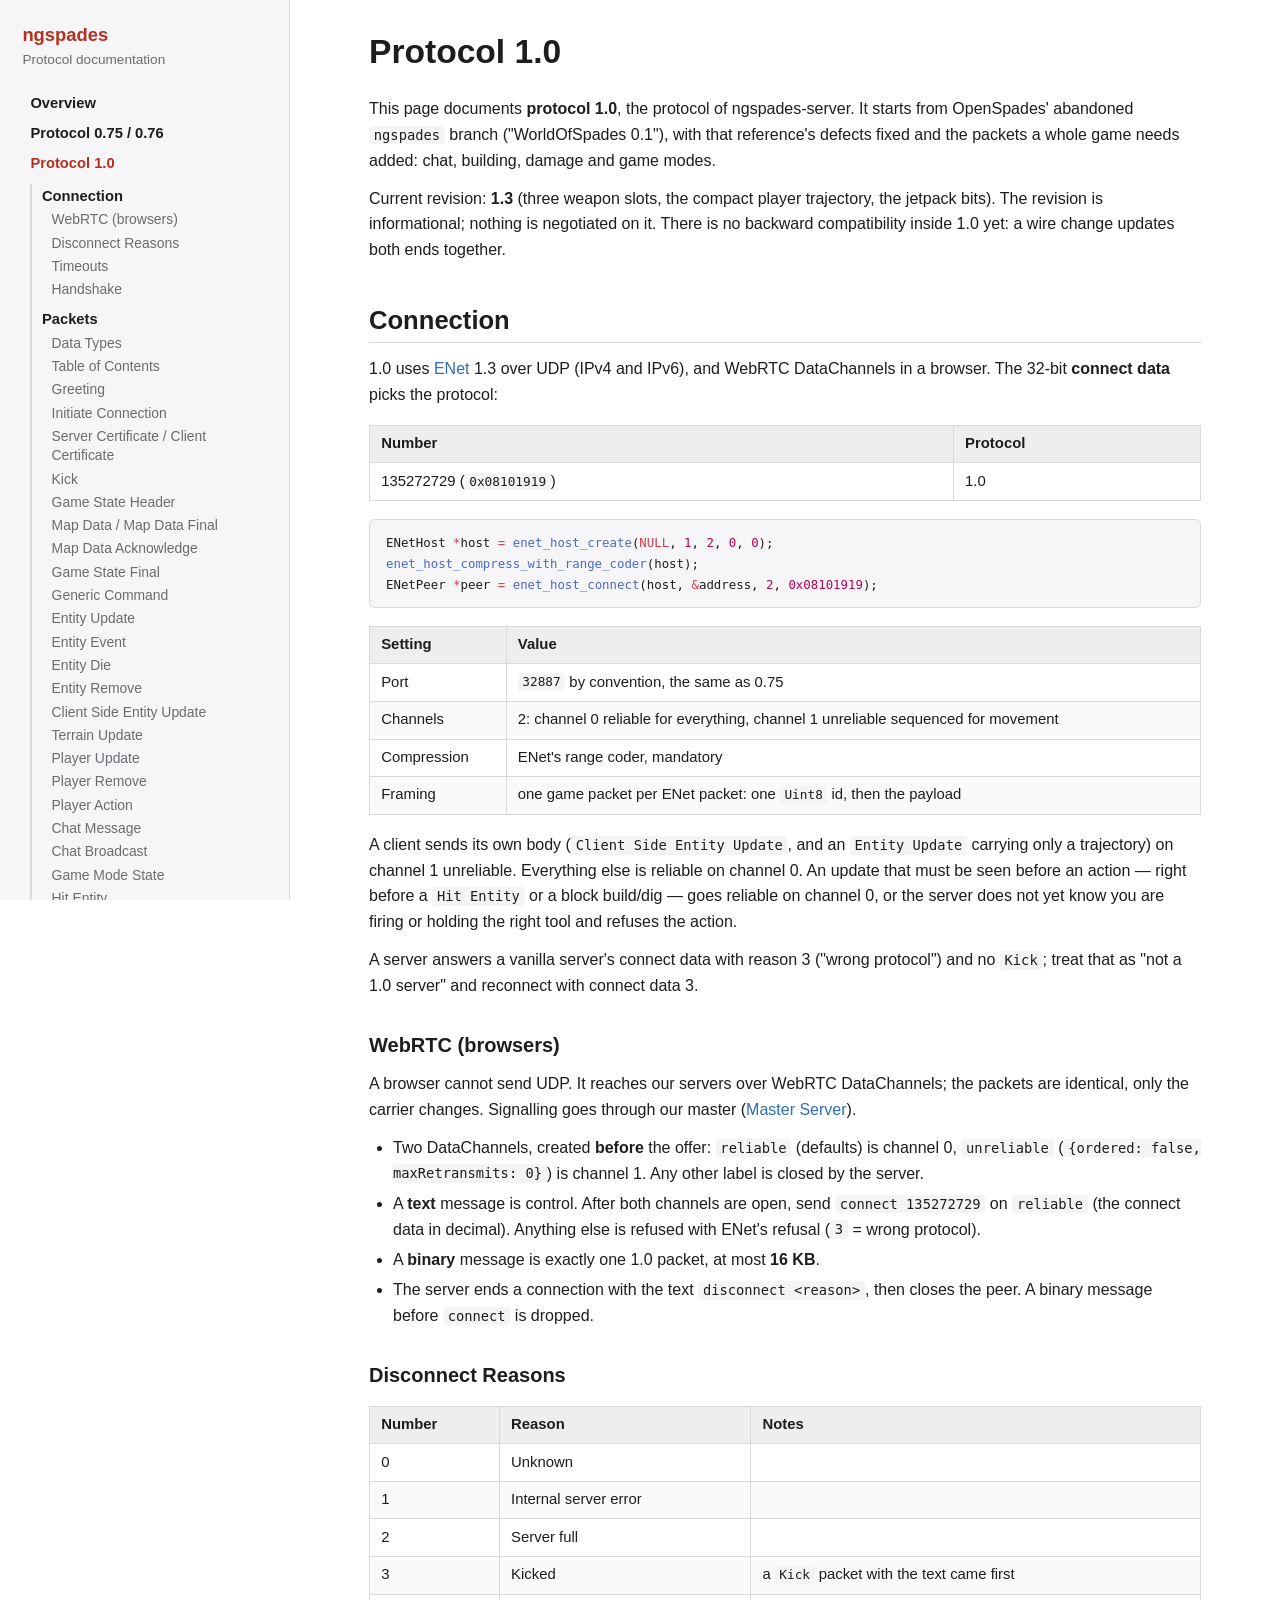
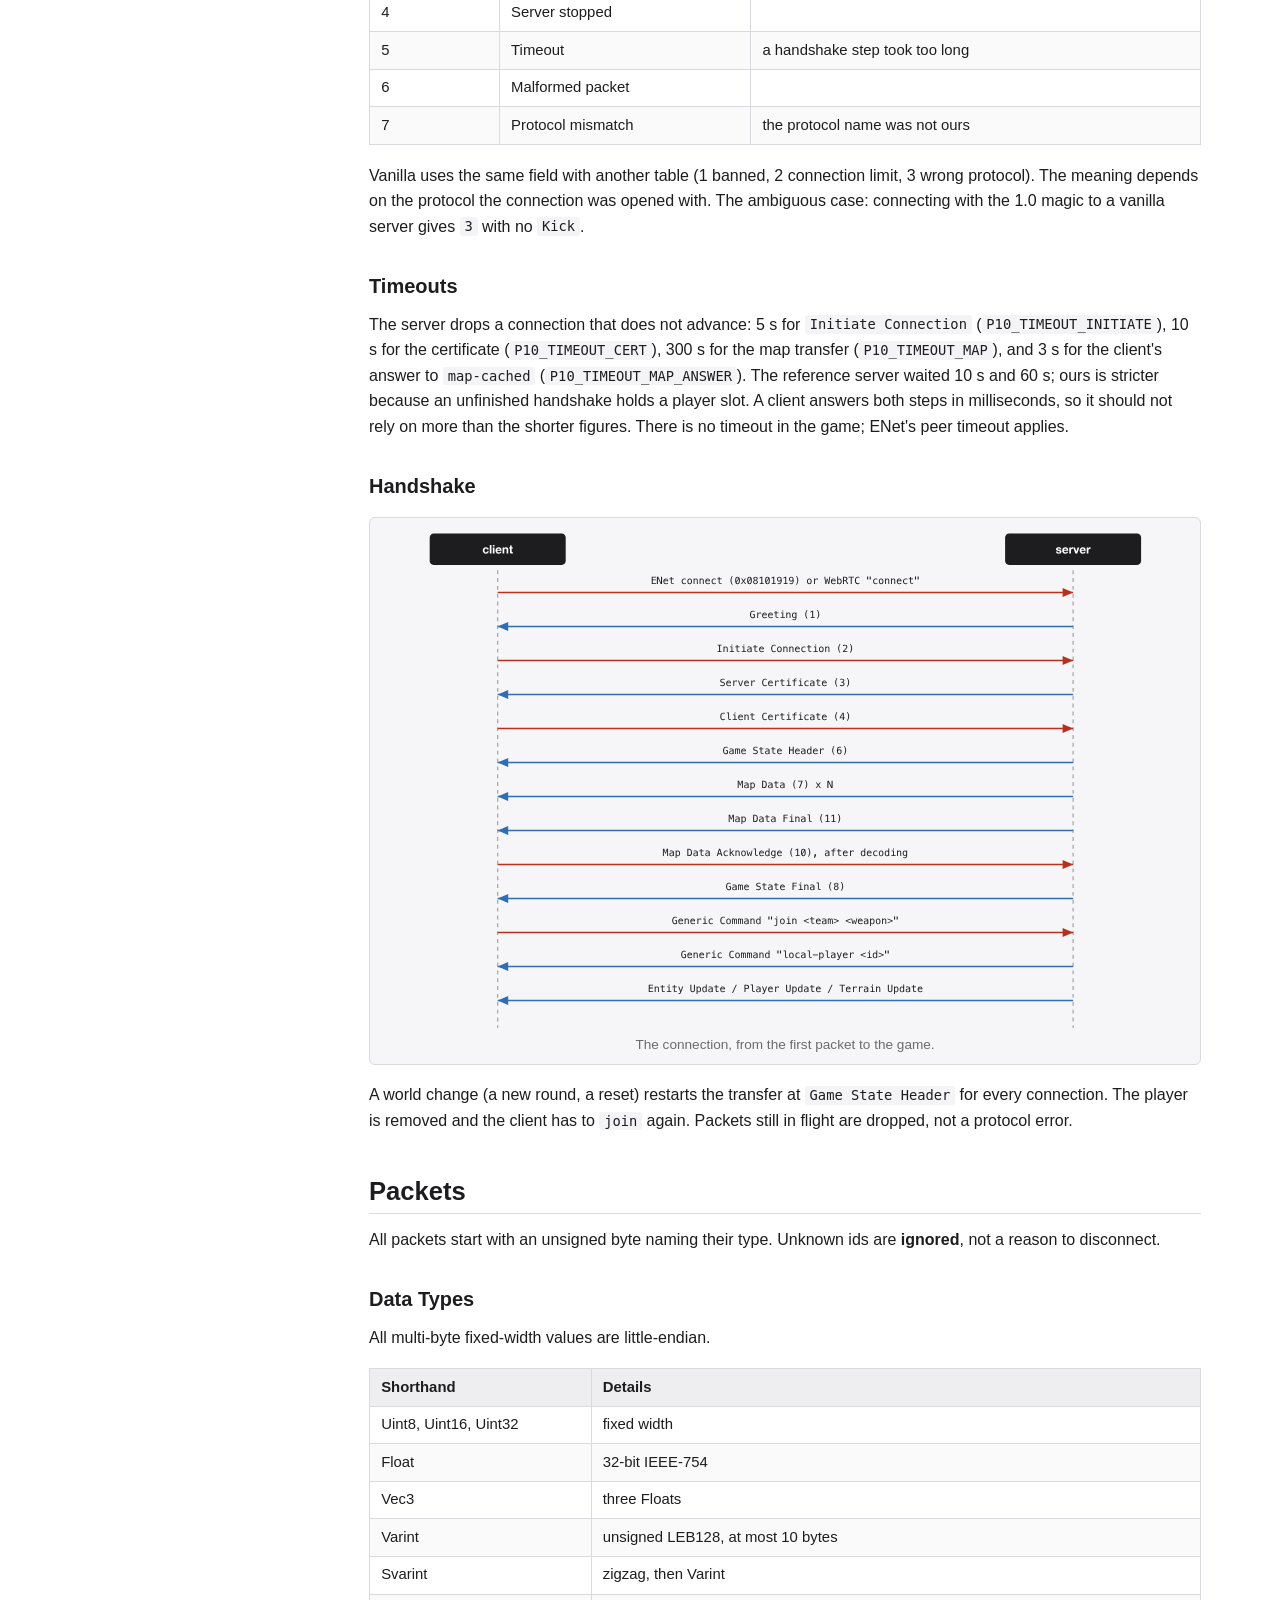
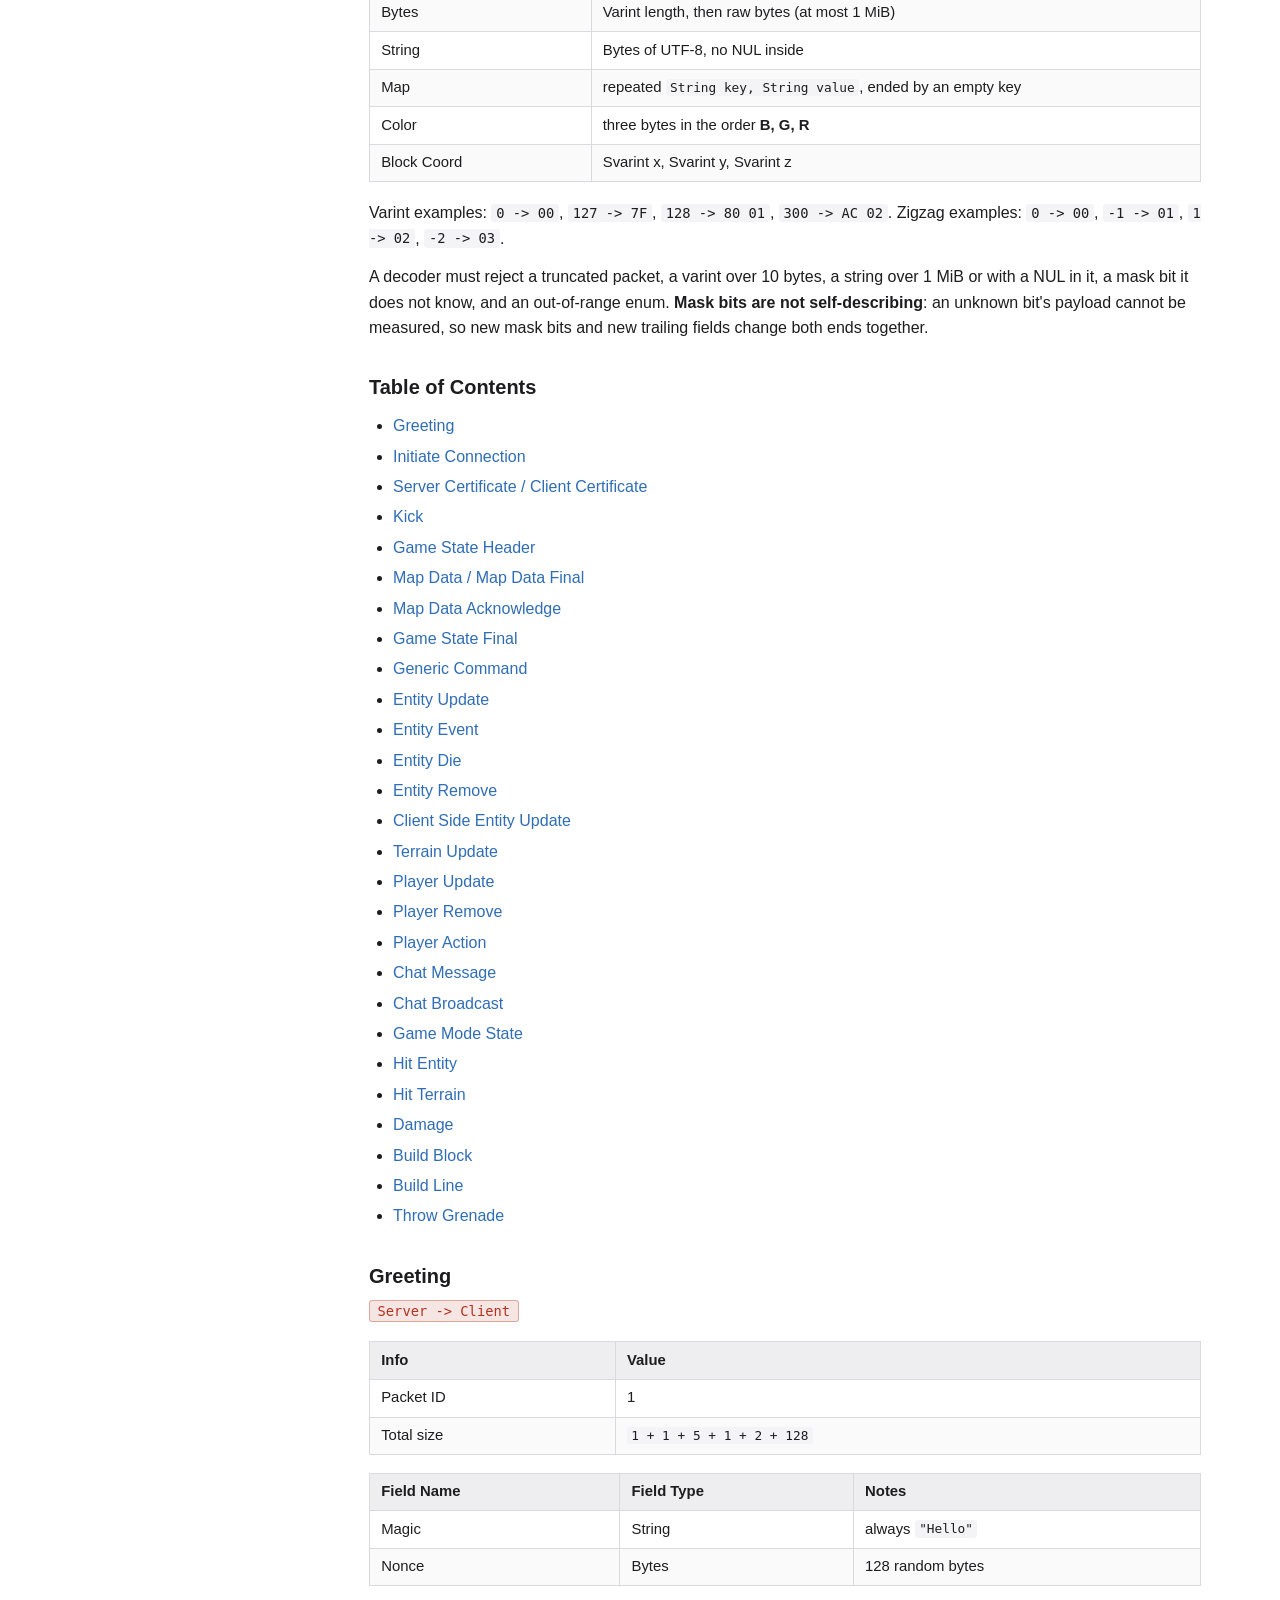
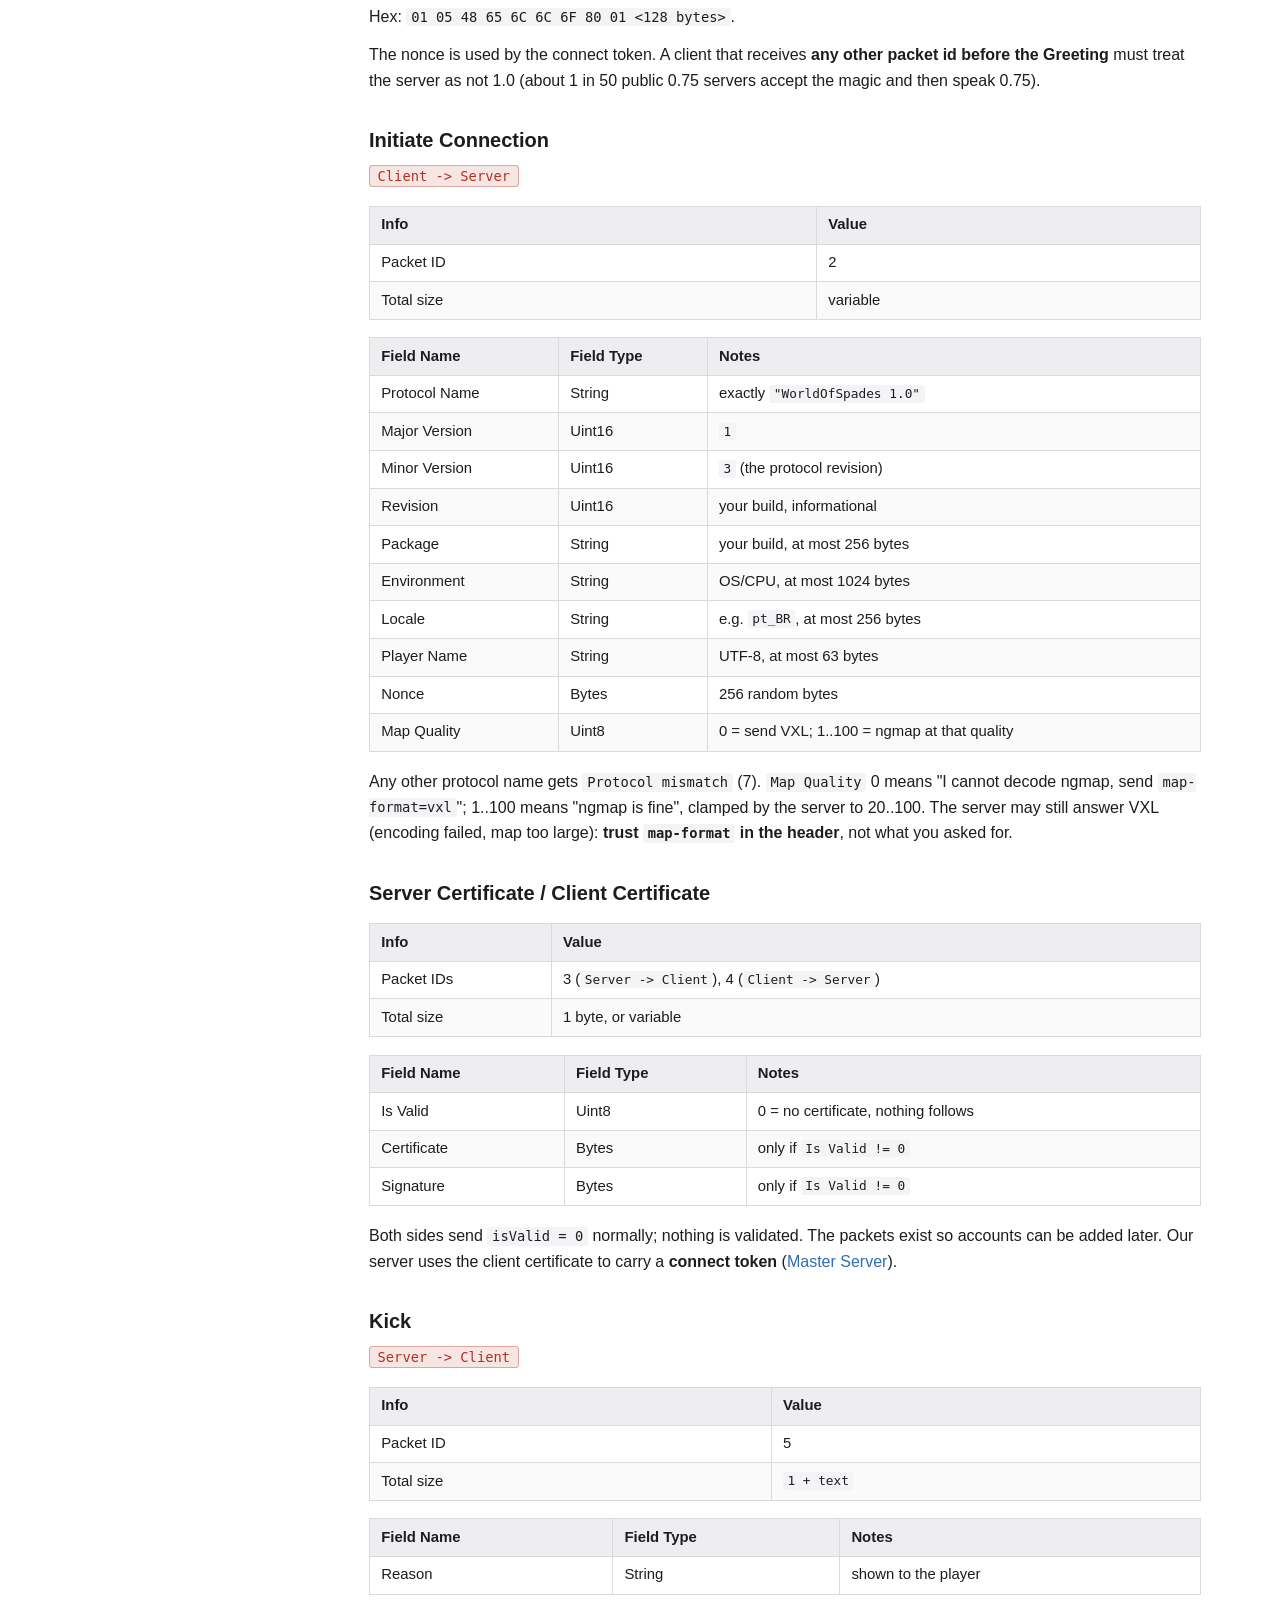
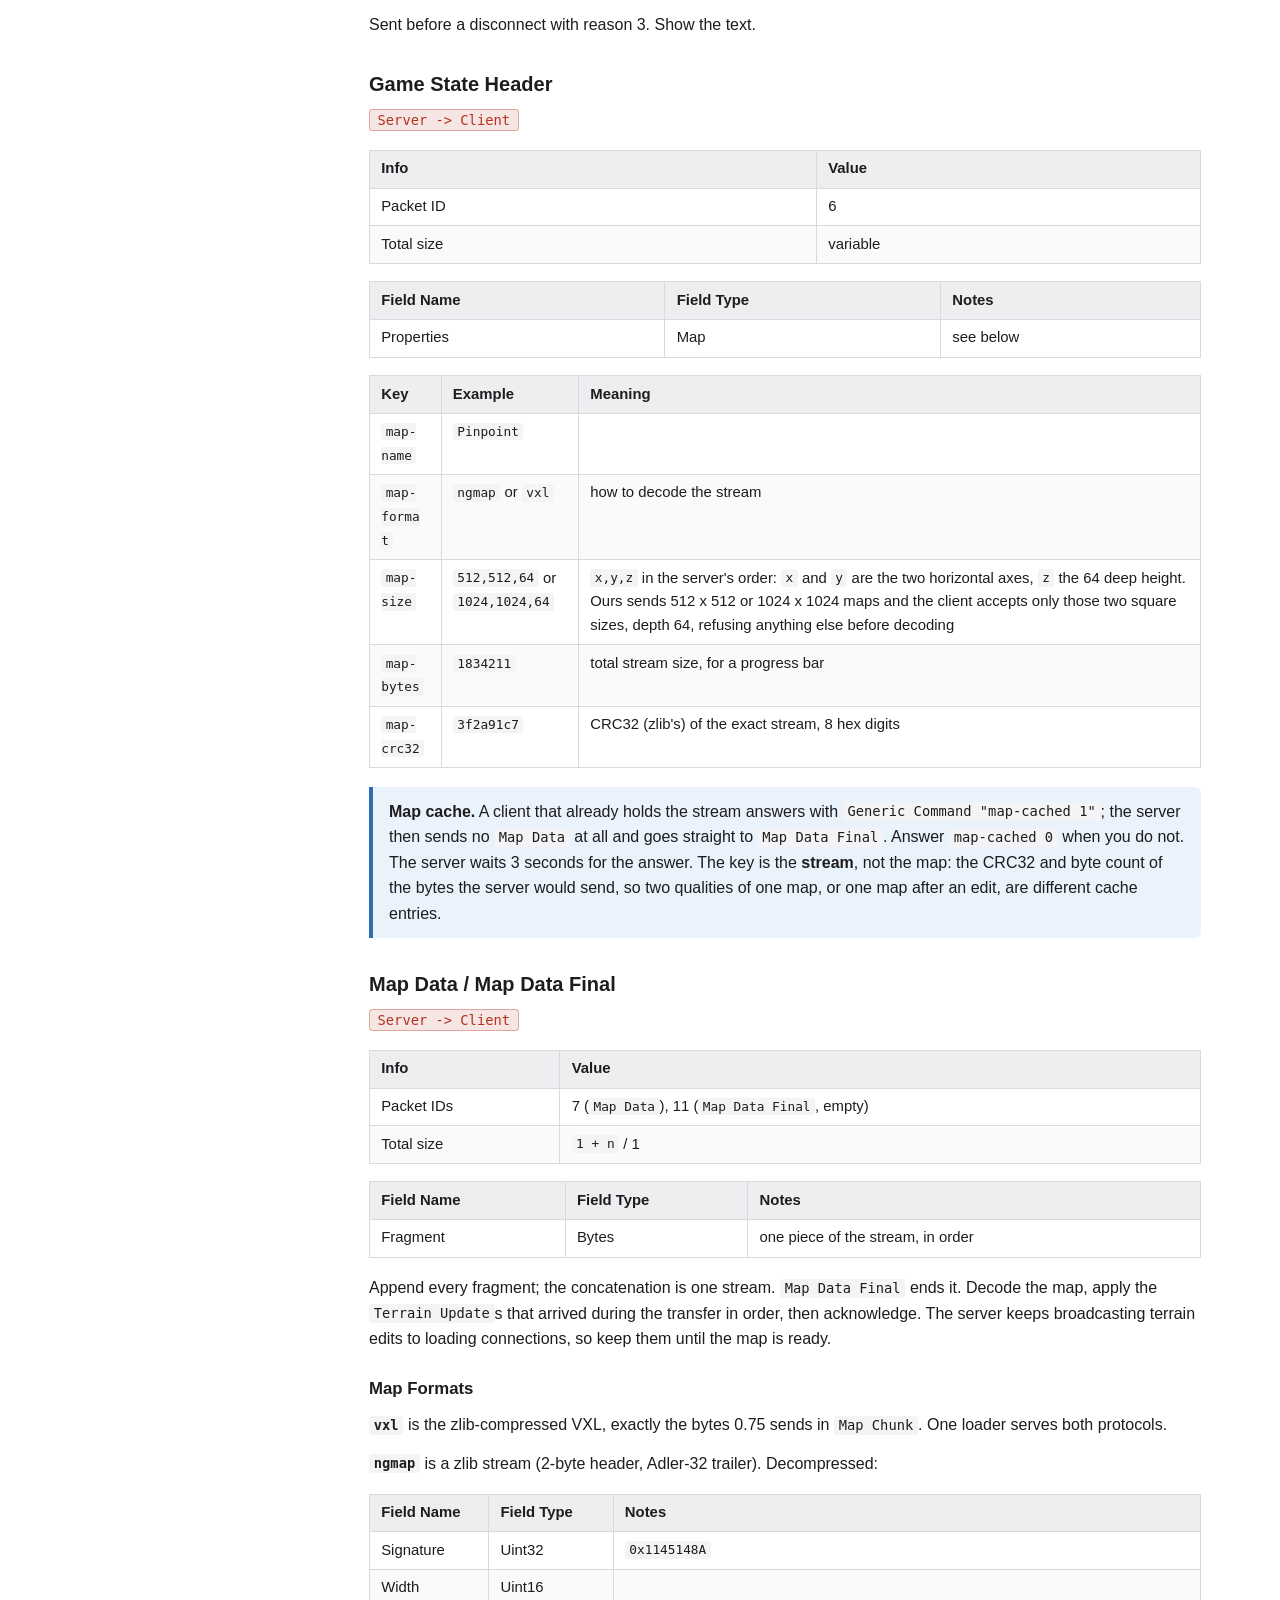
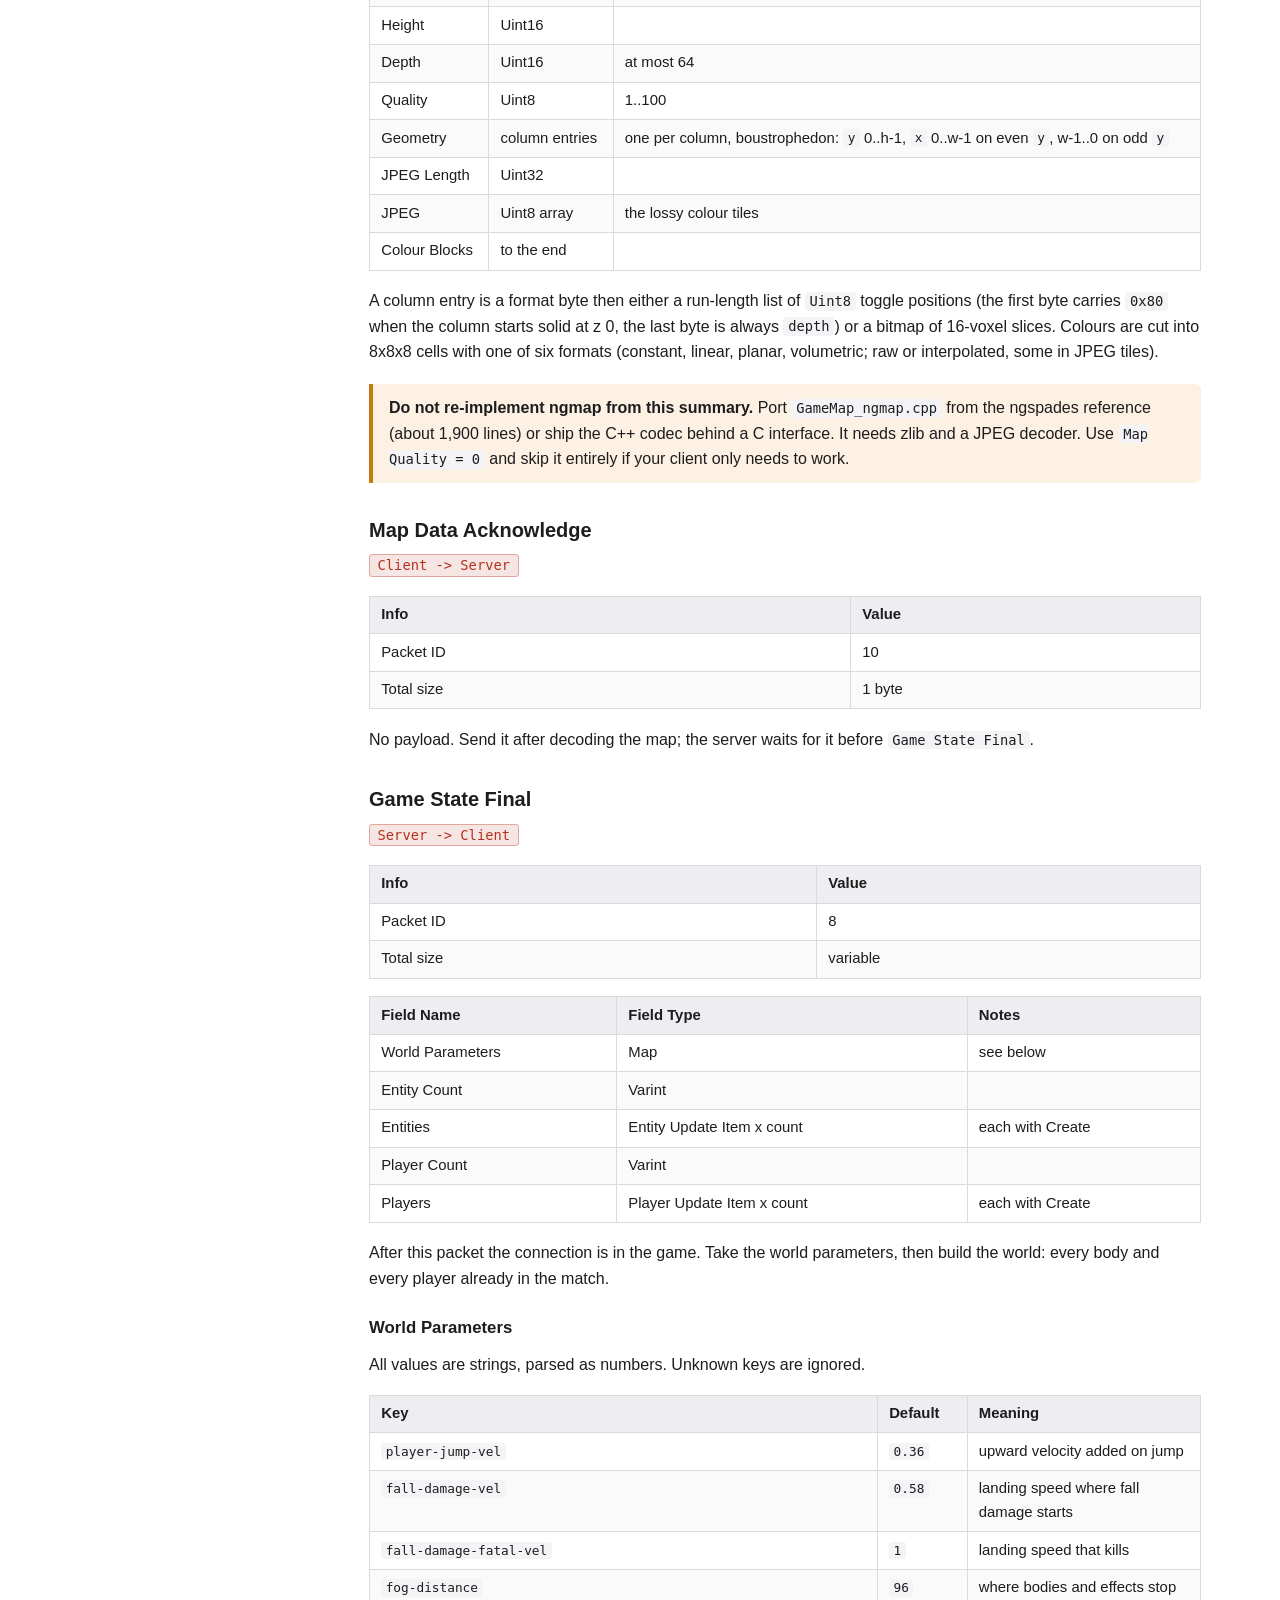
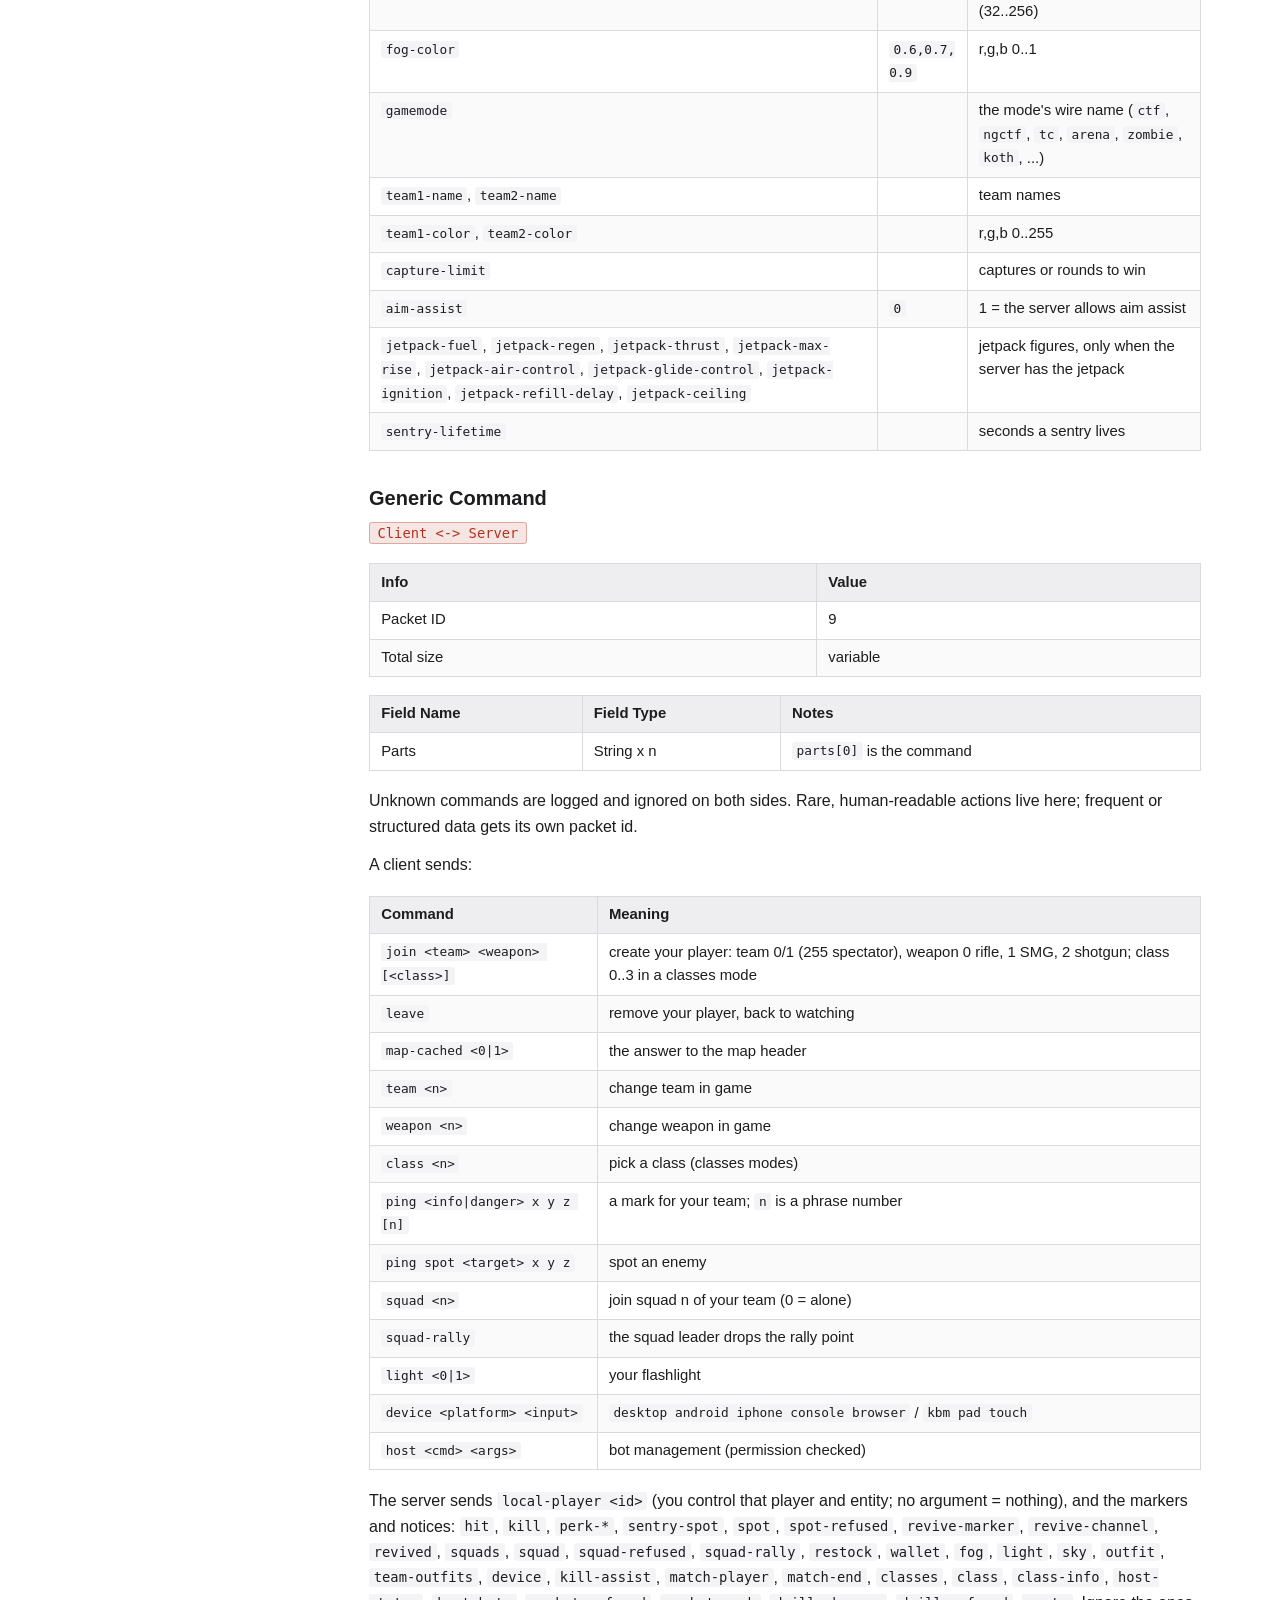
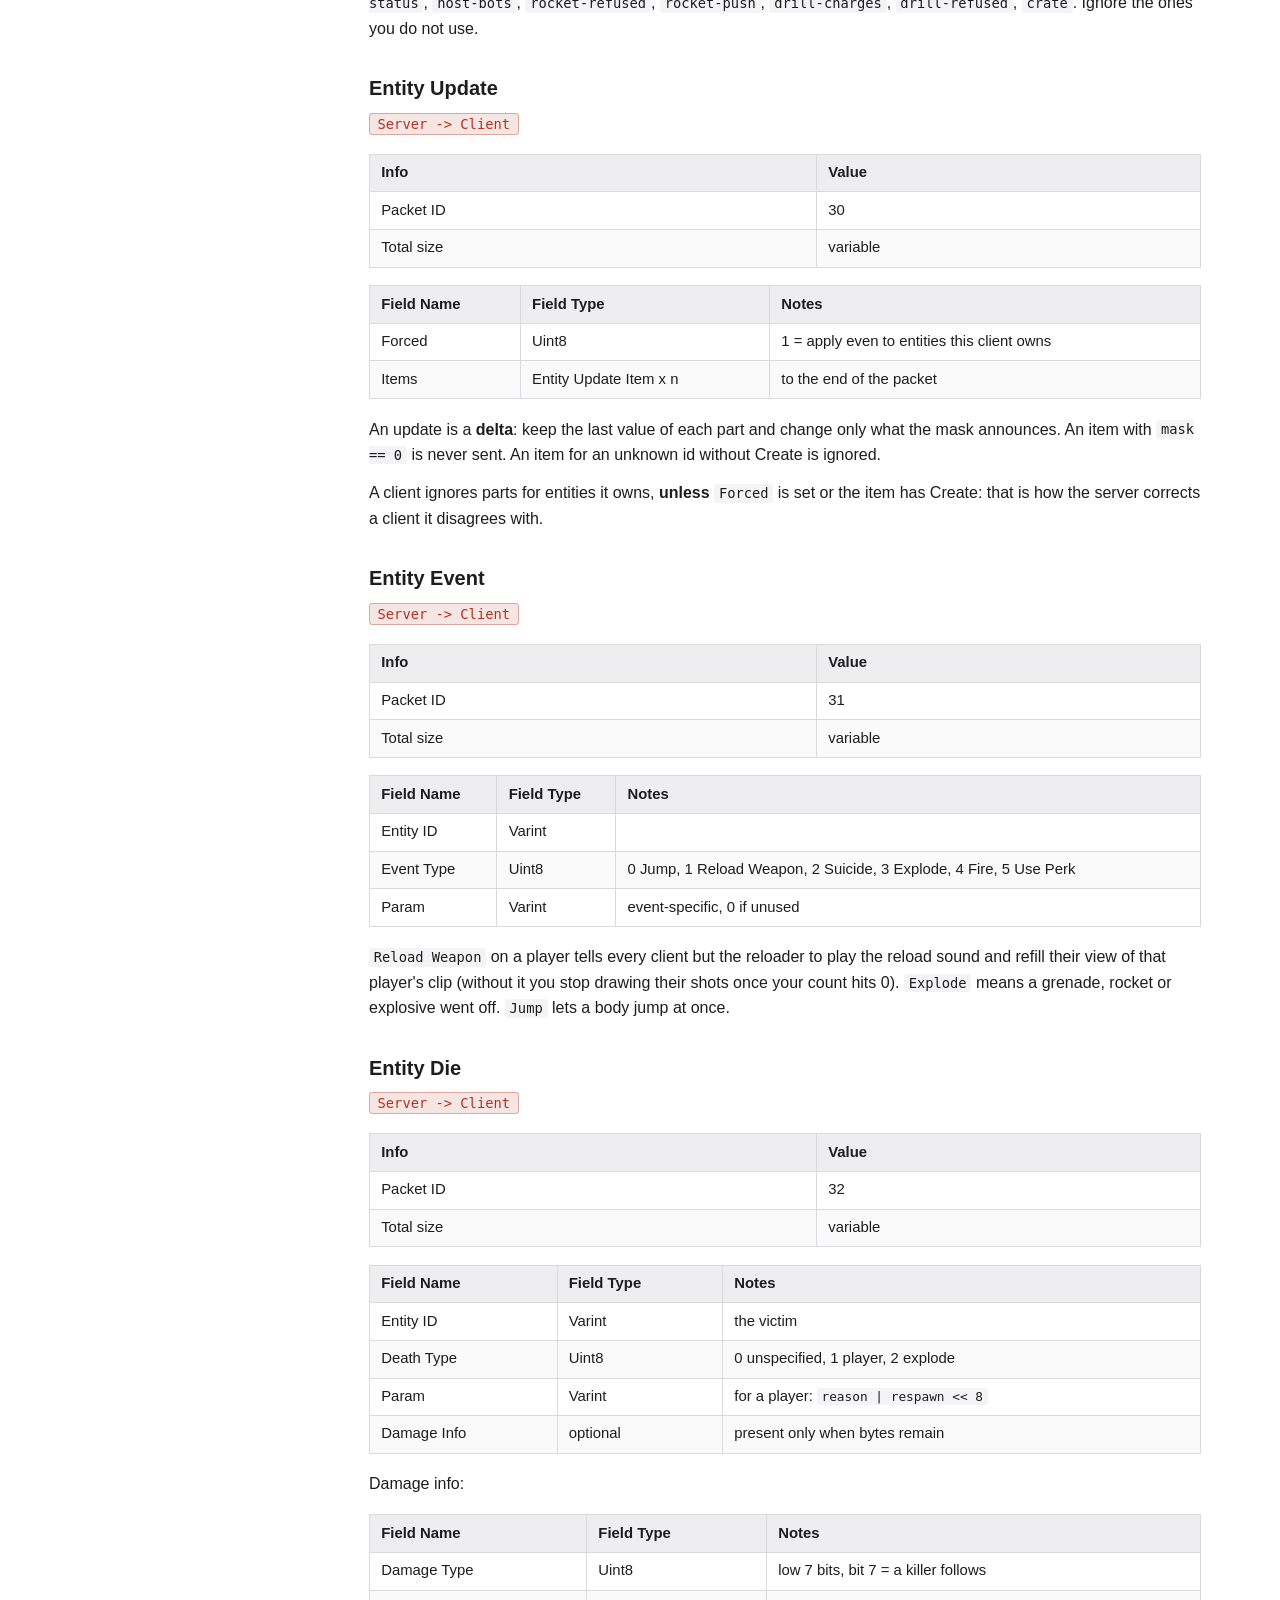
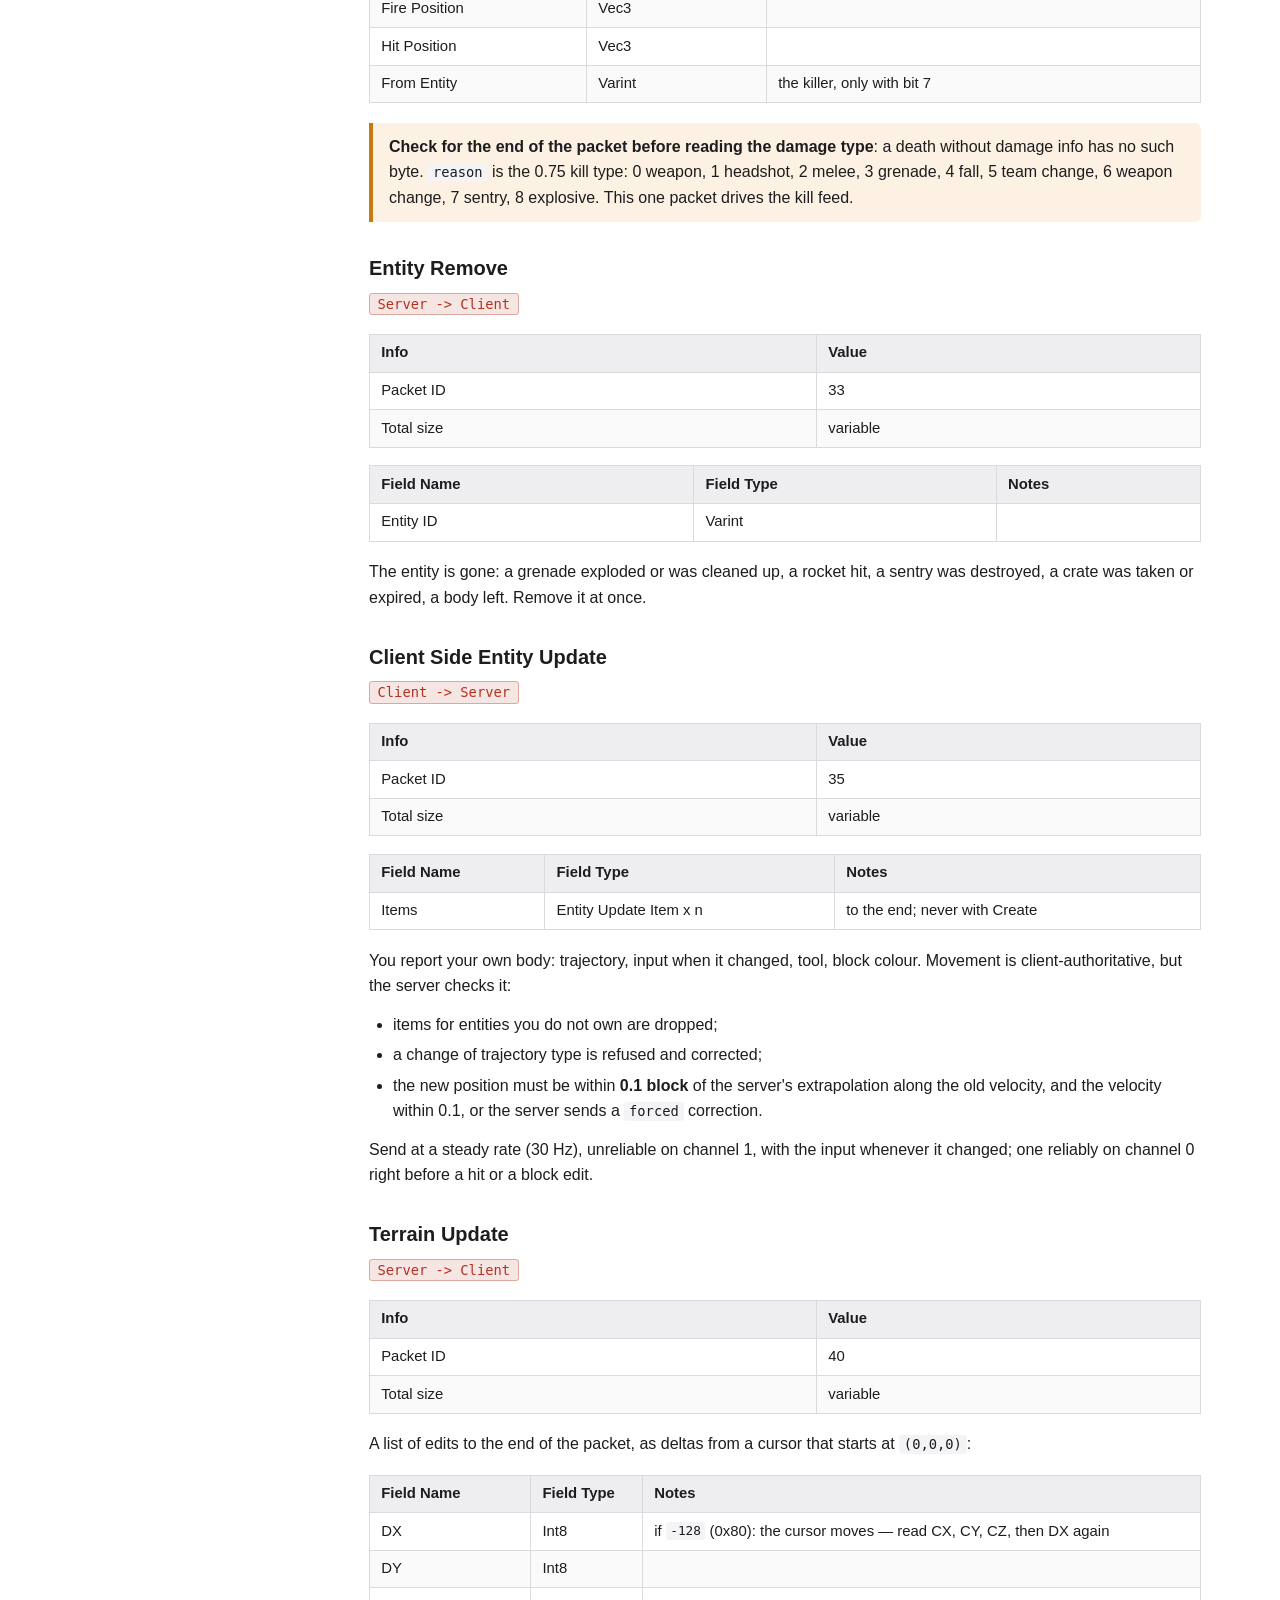
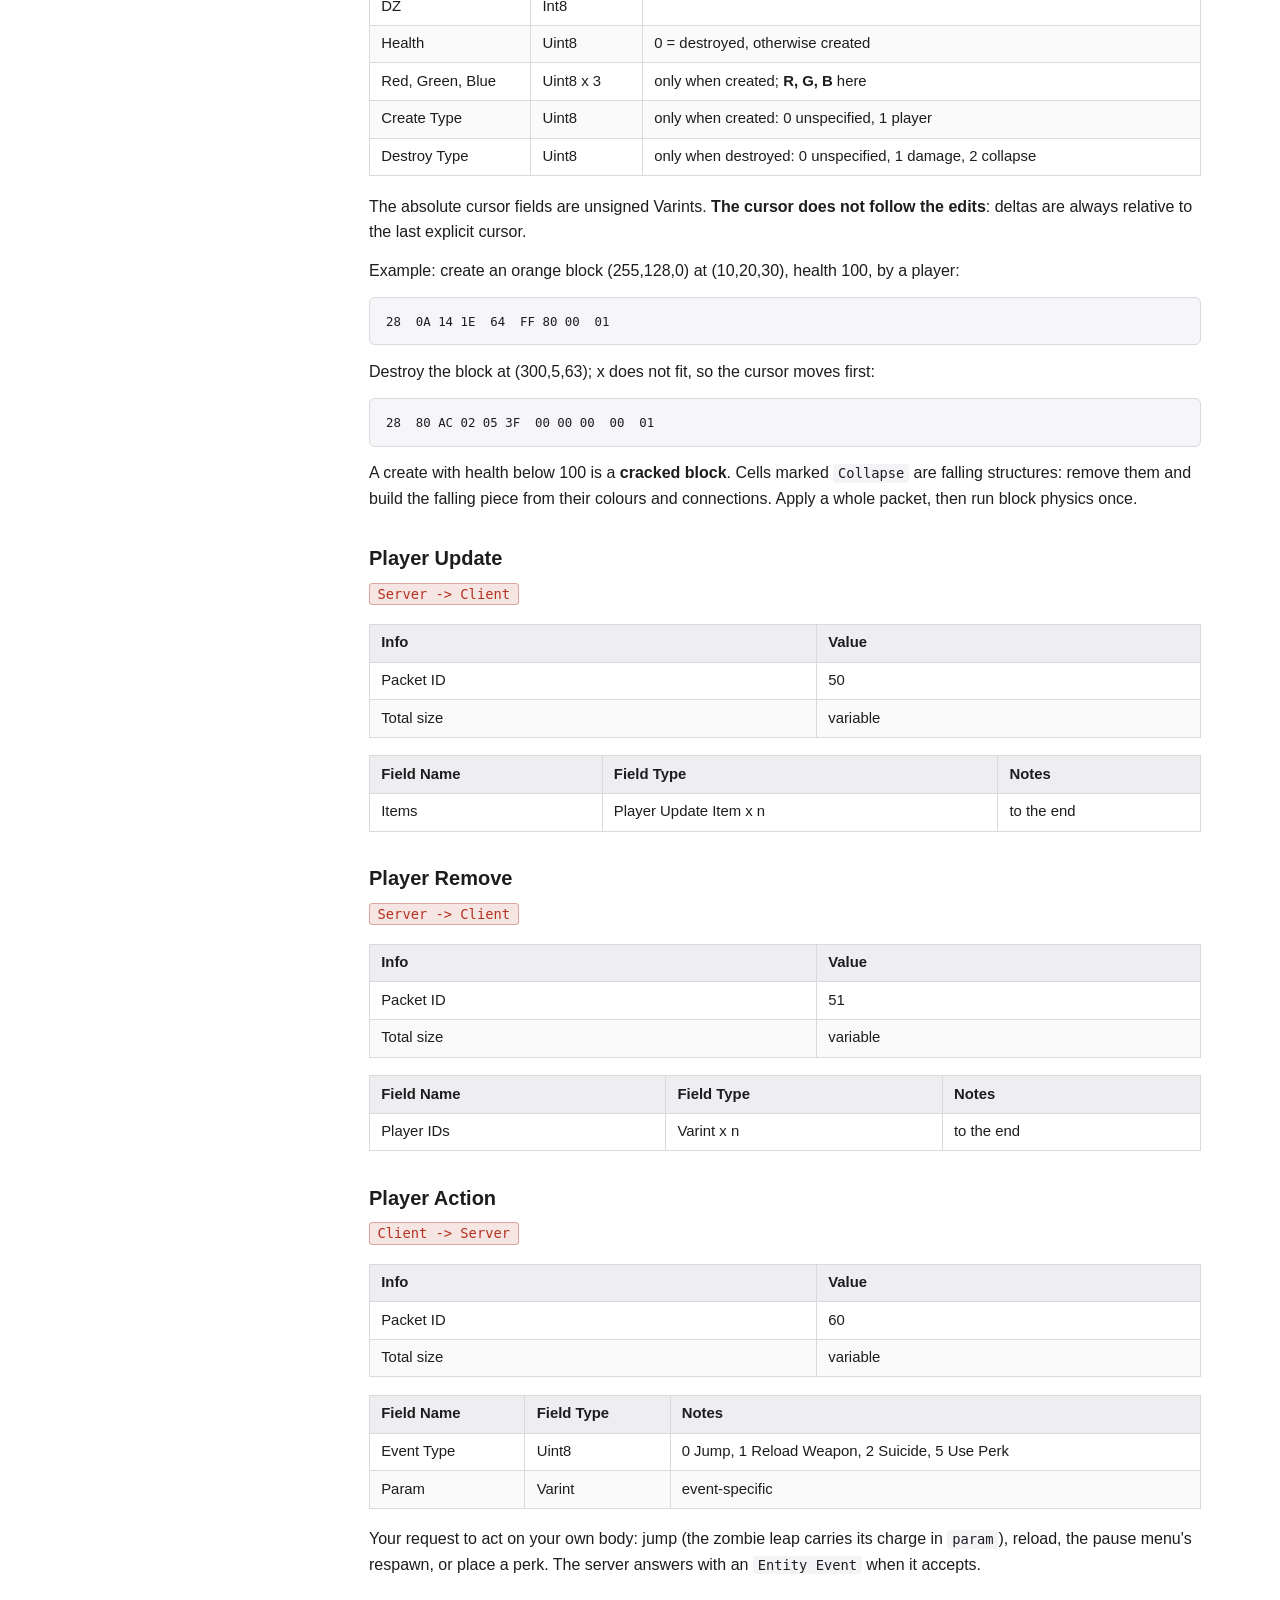
<file: protocol10.html>
<!DOCTYPE html><html lang="en"><head><meta charset="utf-8"><meta name="viewport" content="width=device-width, initial-scale=1"><title>Protocol 1.0 | ngspades Protocol Documentation</title><meta name="description" content="Protocol 1.0, the protocol of ngspades-server: connection over ENet and WebRTC, every packet, entities, trajectories, game mode state and a minimum client."><link rel="canonical" href="https://ngspades.github.io/protocol/protocol10.html"><link rel="stylesheet" href="style.css"></head><body><div class="layout"><nav class="sidebar"><a class="brand" href="index.html">ngspades</a><p class="brand-sub">Protocol documentation</p><ul class="pages"><li class><a href="index.html">Overview</a></li><li class><a href="protocol075.html">Protocol 0.75 / 0.76</a></li><li class="current"><a href="#">Protocol 1.0</a><ul class="toc"><li class="l1"><a href="#connection">Connection</a></li><li class="l2"><a href="#webrtc-browsers">WebRTC (browsers)</a></li><li class="l2"><a href="#disconnect-reasons">Disconnect Reasons</a></li><li class="l2"><a href="#timeouts">Timeouts</a></li><li class="l2"><a href="#handshake">Handshake</a></li><li class="l1"><a href="#packets">Packets</a></li><li class="l2"><a href="#data-types">Data Types</a></li><li class="l2"><a href="#table-of-contents">Table of Contents</a></li><li class="l2"><a href="#greeting">Greeting</a></li><li class="l2"><a href="#initiate-connection">Initiate Connection</a></li><li class="l2"><a href="#server-certificate--client-certificate">Server Certificate / Client Certificate</a></li><li class="l2"><a href="#kick">Kick</a></li><li class="l2"><a href="#game-state-header">Game State Header</a></li><li class="l2"><a href="#map-data--map-data-final">Map Data / Map Data Final</a></li><li class="l2"><a href="#map-data-acknowledge">Map Data Acknowledge</a></li><li class="l2"><a href="#game-state-final">Game State Final</a></li><li class="l2"><a href="#generic-command">Generic Command</a></li><li class="l2"><a href="#entity-update">Entity Update</a></li><li class="l2"><a href="#entity-event">Entity Event</a></li><li class="l2"><a href="#entity-die">Entity Die</a></li><li class="l2"><a href="#entity-remove">Entity Remove</a></li><li class="l2"><a href="#client-side-entity-update">Client Side Entity Update</a></li><li class="l2"><a href="#terrain-update">Terrain Update</a></li><li class="l2"><a href="#player-update">Player Update</a></li><li class="l2"><a href="#player-remove">Player Remove</a></li><li class="l2"><a href="#player-action">Player Action</a></li><li class="l2"><a href="#chat-message">Chat Message</a></li><li class="l2"><a href="#chat-broadcast">Chat Broadcast</a></li><li class="l2"><a href="#game-mode-state">Game Mode State</a></li><li class="l2"><a href="#hit-entity">Hit Entity</a></li><li class="l2"><a href="#hit-terrain">Hit Terrain</a></li><li class="l2"><a href="#damage">Damage</a></li><li class="l2"><a href="#build-block">Build Block</a></li><li class="l2"><a href="#build-line">Build Line</a></li><li class="l2"><a href="#throw-grenade">Throw Grenade</a></li><li class="l1"><a href="#entity-update-item">Entity Update Item</a></li><li class="l2"><a href="#weapon-params">Weapon Params</a></li><li class="l2"><a href="#trajectory">Trajectory</a></li><li class="l1"><a href="#player-update-item">Player Update Item</a></li><li class="l1"><a href="#enumerations">Enumerations</a></li><li class="l1"><a href="#minimum-client">Minimum Client</a></li><li class="l1"><a href="#implementation-notes">Implementation Notes</a></li><li class="l1"><a href="#other-resources">Other Resources</a></li></ul></li><li class><a href="extensions.html">Extensions</a></li><li class><a href="protocolmaster.html">Master Server</a></li><li class><a href="protocolping.html">Ping</a></li></ul><p class="side-links"><a href="pdf/ngspades-protocol.pdf">Download as PDF</a><a href="https://github.com/ngspades/protocol">Source on GitHub</a><a href="https://github.com/ngspades/protocol/tree/main/examples">C and Godot examples</a></p></nav><main><article class="doc"><h1>Protocol 1.0</h1><p>This page documents <strong>protocol 1.0</strong>, the protocol of ngspades-server. It starts from OpenSpades' abandoned <code>ngspades</code> branch ("WorldOfSpades 0.1"), with that reference's defects fixed and the packets a whole game needs added: chat, building, damage and game modes.</p><p>Current revision: <strong>1.3</strong> (three weapon slots, the compact player trajectory, the jetpack bits). The revision is informational; nothing is negotiated on it. There is no backward compatibility inside 1.0 yet: a wire change updates both ends together.</p><h2 id="connection"><a class="hl" href="#connection">Connection</a></h2><p>1.0 uses <a href="http://enet.bespin.org/">ENet</a> 1.3 over UDP (IPv4 and IPv6), and WebRTC DataChannels in a browser. The 32-bit <strong>connect data</strong> picks the protocol:</p><div class="table-wrap"><table><thead><tr><th>Number</th><th>Protocol</th></tr></thead><tbody><tr><td>135272729 (<code>0x08101919</code>)</td><td>1.0</td></tr></tbody></table></div><pre><code data-lang="c">ENetHost <span style="color: #d73948">*</span>host <span style="color: #d73948">=</span> <span style="color: #4b69c6">enet_host_create</span>(<span style="color: #d73948">NULL</span>, <span style="color: #b60157">1</span>, <span style="color: #b60157">2</span>, <span style="color: #b60157">0</span>, <span style="color: #b60157">0</span>);
<span style="color: #4b69c6">enet_host_compress_with_range_coder</span>(host);
ENetPeer <span style="color: #d73948">*</span>peer <span style="color: #d73948">=</span> <span style="color: #4b69c6">enet_host_connect</span>(host, <span style="color: #d73948">&amp;</span>address, <span style="color: #b60157">2</span>, <span style="color: #b60157">0x</span><span style="color: #b60157">08101919</span>);</code></pre><div class="table-wrap"><table><thead><tr><th>Setting</th><th>Value</th></tr></thead><tbody><tr><td>Port</td><td><code>32887</code> by convention, the same as 0.75</td></tr><tr><td>Channels</td><td>2: channel 0 reliable for everything, channel 1 unreliable sequenced for movement</td></tr><tr><td>Compression</td><td>ENet's range coder, mandatory</td></tr><tr><td>Framing</td><td>one game packet per ENet packet: one <code>Uint8</code> id, then the payload</td></tr></tbody></table></div><p>A client sends its own body (<code>Client Side Entity Update</code>, and an <code>Entity Update</code> carrying only a trajectory) on channel 1 unreliable. Everything else is reliable on channel 0. An update that must be seen before an action — right before a <code>Hit Entity</code> or a block build/dig — goes reliable on channel 0, or the server does not yet know you are firing or holding the right tool and refuses the action.</p><p>A server answers a vanilla server's connect data with reason 3 ("wrong protocol") and no <code>Kick</code>; treat that as "not a 1.0 server" and reconnect with connect data 3.</p><h3 id="webrtc-browsers"><a class="hl" href="#webrtc-browsers">WebRTC (browsers)</a></h3><p>A browser cannot send UDP. It reaches our servers over WebRTC DataChannels; the packets are identical, only the carrier changes. Signalling goes through our master (<a href="protocolmaster.html">Master Server</a>).</p><ul><li>Two DataChannels, created <strong>before</strong> the offer: <code>reliable</code> (defaults) is channel 0, <code>unreliable</code> (<code>{ordered: false, maxRetransmits: 0}</code>) is channel 1. Any other label is closed by the server.</li><li>A <strong>text</strong> message is control. After both channels are open, send <code>connect 135272729</code> on <code>reliable</code> (the connect data in decimal). Anything else is refused with ENet's refusal (<code>3</code> = wrong protocol).</li><li>A <strong>binary</strong> message is exactly one 1.0 packet, at most <strong>16 KB</strong>.</li><li>The server ends a connection with the text <code>disconnect &lt;reason></code>, then closes the peer. A binary message before <code>connect</code> is dropped.</li></ul><h3 id="disconnect-reasons"><a class="hl" href="#disconnect-reasons">Disconnect Reasons</a></h3><div class="table-wrap"><table><thead><tr><th>Number</th><th>Reason</th><th>Notes</th></tr></thead><tbody><tr><td>0</td><td>Unknown</td><td></td></tr><tr><td>1</td><td>Internal server error</td><td></td></tr><tr><td>2</td><td>Server full</td><td></td></tr><tr><td>3</td><td>Kicked</td><td>a <code>Kick</code> packet with the text came first</td></tr><tr><td>4</td><td>Server stopped</td><td></td></tr><tr><td>5</td><td>Timeout</td><td>a handshake step took too long</td></tr><tr><td>6</td><td>Malformed packet</td><td></td></tr><tr><td>7</td><td>Protocol mismatch</td><td>the protocol name was not ours</td></tr></tbody></table></div><p>Vanilla uses the same field with another table (1 banned, 2 connection limit, 3 wrong protocol). The meaning depends on the protocol the connection was opened with. The ambiguous case: connecting with the 1.0 magic to a vanilla server gives <code>3</code> with no <code>Kick</code>.</p><h3 id="timeouts"><a class="hl" href="#timeouts">Timeouts</a></h3><p>The server drops a connection that does not advance: 5 s for <code>Initiate Connection</code> (<code>P10_TIMEOUT_INITIATE</code>), 10 s for the certificate (<code>P10_TIMEOUT_CERT</code>), 300 s for the map transfer (<code>P10_TIMEOUT_MAP</code>), and 3 s for the client's answer to <code>map-cached</code> (<code>P10_TIMEOUT_MAP_ANSWER</code>). The reference server waited 10 s and 60 s; ours is stricter because an unfinished handshake holds a player slot. A client answers both steps in milliseconds, so it should not rely on more than the shorter figures. There is no timeout in the game; ENet's peer timeout applies.</p><h3 id="handshake"><a class="hl" href="#handshake">Handshake</a></h3><figure class="diagram" role="img" aria-label="client to server: ENet connect (0x08101919) or WebRTC &quot;connect&quot;; server to client: Greeting (1); client to server: Initiate Connection (2); server to client: Server Certificate (3); client to server: Client Certificate (4); server to client: Game State Header (6); server to client: Map Data (7) x N; server to client: Map Data Final (11); client to server: Map Data Acknowledge (10), after decoding; server to client: Game State Final (8); client to server: Generic Command &quot;join <team> <weapon>&quot;; server to client: Generic Command &quot;local-player <id>&quot;; server to client: Entity Update / Player Update / Terrain Update"><svg style="overflow: visible; width: 56.363636364em; height: 34.545454545em; display: block" viewBox="0 0 620 380" width="620pt" height="380pt" xmlns="http://www.w3.org/2000/svg" xmlns:xlink="http://www.w3.org/1999/xlink" xmlns:h5="http://www.w3.org/1999/xhtml"><g><path fill="none" stroke="#97979b" stroke-width="0.8" stroke-linecap="butt" stroke-linejoin="miter" stroke-miterlimit="4" stroke-dashoffset="0" stroke-dasharray="3 3" transform="translate(90 30)" d="M 0 0v 350"/><g transform="translate(38 2)"><path fill="#1d1d1f" fill-rule="nonzero" d="M 0 0m 0 3c 0 -1.656854249 1.343145751 -3 3 -3h 98c 1.656854249 0 3 1.343145751 3 3v 18c 0 1.656854249 -1.343145751 3 -3 3h -98c -1.656854249 0 -3 -1.343145751 -3 -3Z "/><g transform="matrix(1 0 0 -1 40.2595 15.213)"><use xlink:href="#gE2ED88DF7BE64ED3CCE75A01C943CF6A" x="0" y="0" fill="#ffffff" fill-rule="nonzero"/><use xlink:href="#g63DC92D1CEBC7CB34BBB1BC73C234043" x="5.166" y="0" fill="#ffffff" fill-rule="nonzero"/><use xlink:href="#g996D669FA5C5452042F71B1113E82B24" x="7.488" y="0" fill="#ffffff" fill-rule="nonzero"/><use xlink:href="#g62F6C96A262D4D10523C3948664669DE" x="9.81" y="0" fill="#ffffff" fill-rule="nonzero"/><use xlink:href="#g6448F7C10D90E57BBC9E37FD27233F4B" x="14.976" y="0" fill="#ffffff" fill-rule="nonzero"/><use xlink:href="#g9DD8C6188335A9E4C63FADFF813D089D" x="20.313" y="0" fill="#ffffff" fill-rule="nonzero"/></g></g><path fill="none" stroke="#97979b" stroke-width="0.8" stroke-linecap="butt" stroke-linejoin="miter" stroke-miterlimit="4" stroke-dashoffset="0" stroke-dasharray="3 3" transform="translate(530 30)" d="M 0 0v 350"/><g transform="translate(478 2)"><path fill="#1d1d1f" fill-rule="nonzero" d="M 0 0m 0 3c 0 -1.656854249 1.343145751 -3 3 -3h 98c 1.656854249 0 3 1.343145751 3 3v 18c 0 1.656854249 -1.343145751 3 -3 3h -98c -1.656854249 0 -3 -1.343145751 -3 -3Z "/><g transform="matrix(1 0 0 -1 38.5765 15.213)"><use xlink:href="#gF816AA6BF999346D6E3CBB05F3114E1E" x="0" y="0" fill="#ffffff" fill-rule="nonzero"/><use xlink:href="#g62F6C96A262D4D10523C3948664669DE" x="4.833" y="0" fill="#ffffff" fill-rule="nonzero"/><use xlink:href="#g225C9040919BFCF0673ED7D67BC795B" x="9.999" y="0" fill="#ffffff" fill-rule="nonzero"/><use xlink:href="#gBA83B36F2483F3FC74F42EAC55176489" x="13.5" y="0" fill="#ffffff" fill-rule="nonzero"/><use xlink:href="#g62F6C96A262D4D10523C3948664669DE" x="18.18" y="0" fill="#ffffff" fill-rule="nonzero"/><use xlink:href="#g225C9040919BFCF0673ED7D67BC795B" x="23.346" y="0" fill="#ffffff" fill-rule="nonzero"/></g></g><path fill="none" stroke="#b5301f" stroke-width="1.2" stroke-linecap="butt" stroke-linejoin="miter" stroke-miterlimit="4" transform="translate(90 47)" d="M 0 0h 440"/><path fill="#b5301f" fill-rule="nonzero" transform="translate(522 43.5)" d="M 0 0l 8 3.5l -8 3.5Z "/><g transform="translate(90 35)"><g transform="matrix(1 0 0 -1 117.049316406 5.540429688)"><use xlink:href="#gB28EB99BC89AEB3F7C1B779B5DE32A8C" x="0" y="0" fill="#1d1d1f" fill-rule="nonzero"/><use xlink:href="#g236E51F30E20E3B0307199A4EBFBDEF9" x="4.575585938" y="0" fill="#1d1d1f" fill-rule="nonzero"/><use xlink:href="#g4CDF080653E35F725F888E5C4F8E8444" x="9.151171875" y="0" fill="#1d1d1f" fill-rule="nonzero"/><use xlink:href="#gCB40F21A111C68D8DB5BD1B7A6529FE6" x="13.726757812" y="0" fill="#1d1d1f" fill-rule="nonzero"/><use xlink:href="#gE0AB2DAF42CB0DC4F515DC91004249B2" x="22.877929687" y="0" fill="#1d1d1f" fill-rule="nonzero"/><use xlink:href="#gCFD570747C564CAB7047F6C52BDEF0BD" x="27.453515625" y="0" fill="#1d1d1f" fill-rule="nonzero"/><use xlink:href="#gBC4476F1C613CEFBD452EB32FB75D76B" x="32.029101562" y="0" fill="#1d1d1f" fill-rule="nonzero"/><use xlink:href="#gBC4476F1C613CEFBD452EB32FB75D76B" x="36.6046875" y="0" fill="#1d1d1f" fill-rule="nonzero"/><use xlink:href="#g4CDF080653E35F725F888E5C4F8E8444" x="41.180273437" y="0" fill="#1d1d1f" fill-rule="nonzero"/><use xlink:href="#gE0AB2DAF42CB0DC4F515DC91004249B2" x="45.755859375" y="0" fill="#1d1d1f" fill-rule="nonzero"/><use xlink:href="#gCB40F21A111C68D8DB5BD1B7A6529FE6" x="50.331445312" y="0" fill="#1d1d1f" fill-rule="nonzero"/><use xlink:href="#g21ACCCC78C6C8FDB247FDD3E6EDA656C" x="59.482617187" y="0" fill="#1d1d1f" fill-rule="nonzero"/><use xlink:href="#gFE898BE32C14B841BA125B73A253C488" x="64.058203125" y="0" fill="#1d1d1f" fill-rule="nonzero"/><use xlink:href="#gA4F72A64282281C027520A141E889C2" x="68.633789062" y="0" fill="#1d1d1f" fill-rule="nonzero"/><use xlink:href="#gFE898BE32C14B841BA125B73A253C488" x="73.209375" y="0" fill="#1d1d1f" fill-rule="nonzero"/><use xlink:href="#g16592E711FF5A22CC0AFAFDD18AC4BC9" x="77.784960938" y="0" fill="#1d1d1f" fill-rule="nonzero"/><use xlink:href="#g189575E07EA02AAE98B0D9B94DE07626" x="82.360546875" y="0" fill="#1d1d1f" fill-rule="nonzero"/><use xlink:href="#gFE898BE32C14B841BA125B73A253C488" x="86.936132813" y="0" fill="#1d1d1f" fill-rule="nonzero"/><use xlink:href="#g189575E07EA02AAE98B0D9B94DE07626" x="91.51171875" y="0" fill="#1d1d1f" fill-rule="nonzero"/><use xlink:href="#g7AF5EE66DFA87A42DF70DDDF537D4B68" x="96.087304688" y="0" fill="#1d1d1f" fill-rule="nonzero"/><use xlink:href="#g189575E07EA02AAE98B0D9B94DE07626" x="100.662890625" y="0" fill="#1d1d1f" fill-rule="nonzero"/><use xlink:href="#g7AF5EE66DFA87A42DF70DDDF537D4B68" x="105.238476563" y="0" fill="#1d1d1f" fill-rule="nonzero"/><use xlink:href="#gE707EA5AD4C2AFC21F3271ED77ED1983" x="109.8140625" y="0" fill="#1d1d1f" fill-rule="nonzero"/><use xlink:href="#gCFD570747C564CAB7047F6C52BDEF0BD" x="118.965234375" y="0" fill="#1d1d1f" fill-rule="nonzero"/><use xlink:href="#g6B10CA057096DF4C5F4F1311B7E4A889" x="123.540820313" y="0" fill="#1d1d1f" fill-rule="nonzero"/><use xlink:href="#g3152E1AB0FE7549F14E63BA0769025A8" x="132.691992188" y="0" fill="#1d1d1f" fill-rule="nonzero"/><use xlink:href="#g4CDF080653E35F725F888E5C4F8E8444" x="137.267578125" y="0" fill="#1d1d1f" fill-rule="nonzero"/><use xlink:href="#gC01FCF2CDF08E4ADC682117CA76EB859" x="141.843164063" y="0" fill="#1d1d1f" fill-rule="nonzero"/><use xlink:href="#g975EC48F361AE4AFCE12676F4B1E64A3" x="146.41875" y="0" fill="#1d1d1f" fill-rule="nonzero"/><use xlink:href="#gDDA11E9C11BFB54DA2D1834962DAB031" x="150.994335938" y="0" fill="#1d1d1f" fill-rule="nonzero"/><use xlink:href="#gB464D96E58A74F78D8FA09012AC8BDB6" x="155.569921875" y="0" fill="#1d1d1f" fill-rule="nonzero"/><use xlink:href="#g4364825D50AA61C35F37BC0B46A0CA" x="164.72109375" y="0" fill="#1d1d1f" fill-rule="nonzero"/><use xlink:href="#gE0AB2DAF42CB0DC4F515DC91004249B2" x="169.296679688" y="0" fill="#1d1d1f" fill-rule="nonzero"/><use xlink:href="#gCFD570747C564CAB7047F6C52BDEF0BD" x="173.872265625" y="0" fill="#1d1d1f" fill-rule="nonzero"/><use xlink:href="#gBC4476F1C613CEFBD452EB32FB75D76B" x="178.447851563" y="0" fill="#1d1d1f" fill-rule="nonzero"/><use xlink:href="#gBC4476F1C613CEFBD452EB32FB75D76B" x="183.0234375" y="0" fill="#1d1d1f" fill-rule="nonzero"/><use xlink:href="#g4CDF080653E35F725F888E5C4F8E8444" x="187.599023438" y="0" fill="#1d1d1f" fill-rule="nonzero"/><use xlink:href="#gE0AB2DAF42CB0DC4F515DC91004249B2" x="192.174609375" y="0" fill="#1d1d1f" fill-rule="nonzero"/><use xlink:href="#gCB40F21A111C68D8DB5BD1B7A6529FE6" x="196.750195313" y="0" fill="#1d1d1f" fill-rule="nonzero"/><use xlink:href="#g4364825D50AA61C35F37BC0B46A0CA" x="201.32578125" y="0" fill="#1d1d1f" fill-rule="nonzero"/></g></g><path fill="none" stroke="#2f6db5" stroke-width="1.2" stroke-linecap="butt" stroke-linejoin="miter" stroke-miterlimit="4" transform="translate(90 73)" d="M 0 0h 440"/><path fill="#2f6db5" fill-rule="nonzero" transform="translate(90 69.5)" d="M 0 0m 8 0l -8 3.5l 8 3.5Z "/><g transform="translate(90 61)"><g transform="matrix(1 0 0 -1 192.546484375 5.540429688)"><use xlink:href="#g4919F8CE449CC3868B54F27E4AFCF664" x="0" y="0" fill="#1d1d1f" fill-rule="nonzero"/><use xlink:href="#g6B10CA057096DF4C5F4F1311B7E4A889" x="4.575585938" y="0" fill="#1d1d1f" fill-rule="nonzero"/><use xlink:href="#g4CDF080653E35F725F888E5C4F8E8444" x="9.151171875" y="0" fill="#1d1d1f" fill-rule="nonzero"/><use xlink:href="#g4CDF080653E35F725F888E5C4F8E8444" x="13.726757812" y="0" fill="#1d1d1f" fill-rule="nonzero"/><use xlink:href="#gCB40F21A111C68D8DB5BD1B7A6529FE6" x="18.30234375" y="0" fill="#1d1d1f" fill-rule="nonzero"/><use xlink:href="#g66D8D44491BD8A4A0A8CAEA7DE621EE8" x="22.877929687" y="0" fill="#1d1d1f" fill-rule="nonzero"/><use xlink:href="#gBC4476F1C613CEFBD452EB32FB75D76B" x="27.453515625" y="0" fill="#1d1d1f" fill-rule="nonzero"/><use xlink:href="#g34708B3225055320FC46186DC7E2AACB" x="32.029101562" y="0" fill="#1d1d1f" fill-rule="nonzero"/><use xlink:href="#g21ACCCC78C6C8FDB247FDD3E6EDA656C" x="41.180273437" y="0" fill="#1d1d1f" fill-rule="nonzero"/><use xlink:href="#g189575E07EA02AAE98B0D9B94DE07626" x="45.755859375" y="0" fill="#1d1d1f" fill-rule="nonzero"/><use xlink:href="#gE707EA5AD4C2AFC21F3271ED77ED1983" x="50.331445312" y="0" fill="#1d1d1f" fill-rule="nonzero"/></g></g><path fill="none" stroke="#b5301f" stroke-width="1.2" stroke-linecap="butt" stroke-linejoin="miter" stroke-miterlimit="4" transform="translate(90 99)" d="M 0 0h 440"/><path fill="#b5301f" fill-rule="nonzero" transform="translate(522 95.5)" d="M 0 0l 8 3.5l -8 3.5Z "/><g transform="translate(90 87)"><g transform="matrix(1 0 0 -1 167.380761719 5.540429688)"><use xlink:href="#g8692EBF29AC3EE4588FB912A1E01103F" x="0" y="0" fill="#1d1d1f" fill-rule="nonzero"/><use xlink:href="#gBC4476F1C613CEFBD452EB32FB75D76B" x="4.575585938" y="0" fill="#1d1d1f" fill-rule="nonzero"/><use xlink:href="#g66D8D44491BD8A4A0A8CAEA7DE621EE8" x="9.151171875" y="0" fill="#1d1d1f" fill-rule="nonzero"/><use xlink:href="#gCB40F21A111C68D8DB5BD1B7A6529FE6" x="13.726757812" y="0" fill="#1d1d1f" fill-rule="nonzero"/><use xlink:href="#g66D8D44491BD8A4A0A8CAEA7DE621EE8" x="18.30234375" y="0" fill="#1d1d1f" fill-rule="nonzero"/><use xlink:href="#g530F491C0B1650ECD8DF10AC3492382B" x="22.877929687" y="0" fill="#1d1d1f" fill-rule="nonzero"/><use xlink:href="#gCB40F21A111C68D8DB5BD1B7A6529FE6" x="27.453515625" y="0" fill="#1d1d1f" fill-rule="nonzero"/><use xlink:href="#g4CDF080653E35F725F888E5C4F8E8444" x="32.029101562" y="0" fill="#1d1d1f" fill-rule="nonzero"/><use xlink:href="#gB464D96E58A74F78D8FA09012AC8BDB6" x="41.180273437" y="0" fill="#1d1d1f" fill-rule="nonzero"/><use xlink:href="#gCFD570747C564CAB7047F6C52BDEF0BD" x="45.755859375" y="0" fill="#1d1d1f" fill-rule="nonzero"/><use xlink:href="#gBC4476F1C613CEFBD452EB32FB75D76B" x="50.331445312" y="0" fill="#1d1d1f" fill-rule="nonzero"/><use xlink:href="#gBC4476F1C613CEFBD452EB32FB75D76B" x="54.90703125" y="0" fill="#1d1d1f" fill-rule="nonzero"/><use xlink:href="#g4CDF080653E35F725F888E5C4F8E8444" x="59.482617187" y="0" fill="#1d1d1f" fill-rule="nonzero"/><use xlink:href="#gE0AB2DAF42CB0DC4F515DC91004249B2" x="64.058203125" y="0" fill="#1d1d1f" fill-rule="nonzero"/><use xlink:href="#gCB40F21A111C68D8DB5BD1B7A6529FE6" x="68.633789062" y="0" fill="#1d1d1f" fill-rule="nonzero"/><use xlink:href="#g66D8D44491BD8A4A0A8CAEA7DE621EE8" x="73.209375" y="0" fill="#1d1d1f" fill-rule="nonzero"/><use xlink:href="#gCFD570747C564CAB7047F6C52BDEF0BD" x="77.784960938" y="0" fill="#1d1d1f" fill-rule="nonzero"/><use xlink:href="#gBC4476F1C613CEFBD452EB32FB75D76B" x="82.360546875" y="0" fill="#1d1d1f" fill-rule="nonzero"/><use xlink:href="#g21ACCCC78C6C8FDB247FDD3E6EDA656C" x="91.51171875" y="0" fill="#1d1d1f" fill-rule="nonzero"/><use xlink:href="#g2D7CD70721057C350AB66FDF2E227529" x="96.087304688" y="0" fill="#1d1d1f" fill-rule="nonzero"/><use xlink:href="#gE707EA5AD4C2AFC21F3271ED77ED1983" x="100.662890625" y="0" fill="#1d1d1f" fill-rule="nonzero"/></g></g><path fill="none" stroke="#2f6db5" stroke-width="1.2" stroke-linecap="butt" stroke-linejoin="miter" stroke-miterlimit="4" transform="translate(90 125)" d="M 0 0h 440"/><path fill="#2f6db5" fill-rule="nonzero" transform="translate(90 121.5)" d="M 0 0m 8 0l -8 3.5l 8 3.5Z "/><g transform="translate(90 113)"><g transform="matrix(1 0 0 -1 169.668554688 5.540429688)"><use xlink:href="#g55B6FCD90F0A7A45C4A6580C6BD0C362" x="0" y="0" fill="#1d1d1f" fill-rule="nonzero"/><use xlink:href="#g4CDF080653E35F725F888E5C4F8E8444" x="4.575585938" y="0" fill="#1d1d1f" fill-rule="nonzero"/><use xlink:href="#g6B10CA057096DF4C5F4F1311B7E4A889" x="9.151171875" y="0" fill="#1d1d1f" fill-rule="nonzero"/><use xlink:href="#gDAD428D18709BB8E495D79EFEED2D75D" x="13.726757812" y="0" fill="#1d1d1f" fill-rule="nonzero"/><use xlink:href="#g4CDF080653E35F725F888E5C4F8E8444" x="18.30234375" y="0" fill="#1d1d1f" fill-rule="nonzero"/><use xlink:href="#g6B10CA057096DF4C5F4F1311B7E4A889" x="22.877929687" y="0" fill="#1d1d1f" fill-rule="nonzero"/><use xlink:href="#gB464D96E58A74F78D8FA09012AC8BDB6" x="32.029101562" y="0" fill="#1d1d1f" fill-rule="nonzero"/><use xlink:href="#g4CDF080653E35F725F888E5C4F8E8444" x="36.6046875" y="0" fill="#1d1d1f" fill-rule="nonzero"/><use xlink:href="#g6B10CA057096DF4C5F4F1311B7E4A889" x="41.180273437" y="0" fill="#1d1d1f" fill-rule="nonzero"/><use xlink:href="#gCB40F21A111C68D8DB5BD1B7A6529FE6" x="45.755859375" y="0" fill="#1d1d1f" fill-rule="nonzero"/><use xlink:href="#g66D8D44491BD8A4A0A8CAEA7DE621EE8" x="50.331445312" y="0" fill="#1d1d1f" fill-rule="nonzero"/><use xlink:href="#g627B9BD083601BC7D98A6554A6C9ACA1" x="54.90703125" y="0" fill="#1d1d1f" fill-rule="nonzero"/><use xlink:href="#g66D8D44491BD8A4A0A8CAEA7DE621EE8" x="59.482617187" y="0" fill="#1d1d1f" fill-rule="nonzero"/><use xlink:href="#gE0AB2DAF42CB0DC4F515DC91004249B2" x="64.058203125" y="0" fill="#1d1d1f" fill-rule="nonzero"/><use xlink:href="#g530F491C0B1650ECD8DF10AC3492382B" x="68.633789062" y="0" fill="#1d1d1f" fill-rule="nonzero"/><use xlink:href="#gCB40F21A111C68D8DB5BD1B7A6529FE6" x="73.209375" y="0" fill="#1d1d1f" fill-rule="nonzero"/><use xlink:href="#g4CDF080653E35F725F888E5C4F8E8444" x="77.784960938" y="0" fill="#1d1d1f" fill-rule="nonzero"/><use xlink:href="#g21ACCCC78C6C8FDB247FDD3E6EDA656C" x="86.936132813" y="0" fill="#1d1d1f" fill-rule="nonzero"/><use xlink:href="#gC8CDB17A7D1A18568965B105B2ED0233" x="91.51171875" y="0" fill="#1d1d1f" fill-rule="nonzero"/><use xlink:href="#gE707EA5AD4C2AFC21F3271ED77ED1983" x="96.087304688" y="0" fill="#1d1d1f" fill-rule="nonzero"/></g></g><path fill="none" stroke="#b5301f" stroke-width="1.2" stroke-linecap="butt" stroke-linejoin="miter" stroke-miterlimit="4" transform="translate(90 151)" d="M 0 0h 440"/><path fill="#b5301f" fill-rule="nonzero" transform="translate(522 147.5)" d="M 0 0l 8 3.5l -8 3.5Z "/><g transform="translate(90 139)"><g transform="matrix(1 0 0 -1 169.668554688 5.540429688)"><use xlink:href="#gB464D96E58A74F78D8FA09012AC8BDB6" x="0" y="0" fill="#1d1d1f" fill-rule="nonzero"/><use xlink:href="#gFED56E10D3211A6A00F8B41BB38DF143" x="4.575585938" y="0" fill="#1d1d1f" fill-rule="nonzero"/><use xlink:href="#g66D8D44491BD8A4A0A8CAEA7DE621EE8" x="9.151171875" y="0" fill="#1d1d1f" fill-rule="nonzero"/><use xlink:href="#g4CDF080653E35F725F888E5C4F8E8444" x="13.726757812" y="0" fill="#1d1d1f" fill-rule="nonzero"/><use xlink:href="#gBC4476F1C613CEFBD452EB32FB75D76B" x="18.30234375" y="0" fill="#1d1d1f" fill-rule="nonzero"/><use xlink:href="#gCB40F21A111C68D8DB5BD1B7A6529FE6" x="22.877929687" y="0" fill="#1d1d1f" fill-rule="nonzero"/><use xlink:href="#gB464D96E58A74F78D8FA09012AC8BDB6" x="32.029101562" y="0" fill="#1d1d1f" fill-rule="nonzero"/><use xlink:href="#g4CDF080653E35F725F888E5C4F8E8444" x="36.6046875" y="0" fill="#1d1d1f" fill-rule="nonzero"/><use xlink:href="#g6B10CA057096DF4C5F4F1311B7E4A889" x="41.180273437" y="0" fill="#1d1d1f" fill-rule="nonzero"/><use xlink:href="#gCB40F21A111C68D8DB5BD1B7A6529FE6" x="45.755859375" y="0" fill="#1d1d1f" fill-rule="nonzero"/><use xlink:href="#g66D8D44491BD8A4A0A8CAEA7DE621EE8" x="50.331445312" y="0" fill="#1d1d1f" fill-rule="nonzero"/><use xlink:href="#g627B9BD083601BC7D98A6554A6C9ACA1" x="54.90703125" y="0" fill="#1d1d1f" fill-rule="nonzero"/><use xlink:href="#g66D8D44491BD8A4A0A8CAEA7DE621EE8" x="59.482617187" y="0" fill="#1d1d1f" fill-rule="nonzero"/><use xlink:href="#gE0AB2DAF42CB0DC4F515DC91004249B2" x="64.058203125" y="0" fill="#1d1d1f" fill-rule="nonzero"/><use xlink:href="#g530F491C0B1650ECD8DF10AC3492382B" x="68.633789062" y="0" fill="#1d1d1f" fill-rule="nonzero"/><use xlink:href="#gCB40F21A111C68D8DB5BD1B7A6529FE6" x="73.209375" y="0" fill="#1d1d1f" fill-rule="nonzero"/><use xlink:href="#g4CDF080653E35F725F888E5C4F8E8444" x="77.784960938" y="0" fill="#1d1d1f" fill-rule="nonzero"/><use xlink:href="#g21ACCCC78C6C8FDB247FDD3E6EDA656C" x="86.936132813" y="0" fill="#1d1d1f" fill-rule="nonzero"/><use xlink:href="#g8A56E0407A977E820F3F562942A4C06" x="91.51171875" y="0" fill="#1d1d1f" fill-rule="nonzero"/><use xlink:href="#gE707EA5AD4C2AFC21F3271ED77ED1983" x="96.087304688" y="0" fill="#1d1d1f" fill-rule="nonzero"/></g></g><path fill="none" stroke="#2f6db5" stroke-width="1.2" stroke-linecap="butt" stroke-linejoin="miter" stroke-miterlimit="4" transform="translate(90 177)" d="M 0 0h 440"/><path fill="#2f6db5" fill-rule="nonzero" transform="translate(90 173.5)" d="M 0 0m 8 0l -8 3.5l 8 3.5Z "/><g transform="translate(90 165)"><g transform="matrix(1 0 0 -1 171.956347656 5.540429688)"><use xlink:href="#g4919F8CE449CC3868B54F27E4AFCF664" x="0" y="0" fill="#1d1d1f" fill-rule="nonzero"/><use xlink:href="#g530F491C0B1650ECD8DF10AC3492382B" x="4.575585938" y="0" fill="#1d1d1f" fill-rule="nonzero"/><use xlink:href="#g6ED5C89963B9B03A525E11DB32E69470" x="9.151171875" y="0" fill="#1d1d1f" fill-rule="nonzero"/><use xlink:href="#g4CDF080653E35F725F888E5C4F8E8444" x="13.726757812" y="0" fill="#1d1d1f" fill-rule="nonzero"/><use xlink:href="#g55B6FCD90F0A7A45C4A6580C6BD0C362" x="22.877929687" y="0" fill="#1d1d1f" fill-rule="nonzero"/><use xlink:href="#gCB40F21A111C68D8DB5BD1B7A6529FE6" x="27.453515625" y="0" fill="#1d1d1f" fill-rule="nonzero"/><use xlink:href="#g530F491C0B1650ECD8DF10AC3492382B" x="32.029101562" y="0" fill="#1d1d1f" fill-rule="nonzero"/><use xlink:href="#gCB40F21A111C68D8DB5BD1B7A6529FE6" x="36.6046875" y="0" fill="#1d1d1f" fill-rule="nonzero"/><use xlink:href="#g4CDF080653E35F725F888E5C4F8E8444" x="41.180273437" y="0" fill="#1d1d1f" fill-rule="nonzero"/><use xlink:href="#g60CE792DE702D163D318DB32C11D945A" x="50.331445312" y="0" fill="#1d1d1f" fill-rule="nonzero"/><use xlink:href="#g4CDF080653E35F725F888E5C4F8E8444" x="54.90703125" y="0" fill="#1d1d1f" fill-rule="nonzero"/><use xlink:href="#g530F491C0B1650ECD8DF10AC3492382B" x="59.482617187" y="0" fill="#1d1d1f" fill-rule="nonzero"/><use xlink:href="#gDA996689F2320F497EEAFE69F85B315A" x="64.058203125" y="0" fill="#1d1d1f" fill-rule="nonzero"/><use xlink:href="#g4CDF080653E35F725F888E5C4F8E8444" x="68.633789062" y="0" fill="#1d1d1f" fill-rule="nonzero"/><use xlink:href="#g6B10CA057096DF4C5F4F1311B7E4A889" x="73.209375" y="0" fill="#1d1d1f" fill-rule="nonzero"/><use xlink:href="#g21ACCCC78C6C8FDB247FDD3E6EDA656C" x="82.360546875" y="0" fill="#1d1d1f" fill-rule="nonzero"/><use xlink:href="#g1B719FCC902E2F9EF18BE66162CCFBAE" x="86.936132813" y="0" fill="#1d1d1f" fill-rule="nonzero"/><use xlink:href="#gE707EA5AD4C2AFC21F3271ED77ED1983" x="91.51171875" y="0" fill="#1d1d1f" fill-rule="nonzero"/></g></g><path fill="none" stroke="#2f6db5" stroke-width="1.2" stroke-linecap="butt" stroke-linejoin="miter" stroke-miterlimit="4" transform="translate(90 203)" d="M 0 0h 440"/><path fill="#2f6db5" fill-rule="nonzero" transform="translate(90 199.5)" d="M 0 0m 8 0l -8 3.5l 8 3.5Z "/><g transform="translate(90 191)"><g transform="matrix(1 0 0 -1 183.3953125 5.540429688)"><use xlink:href="#gAE8172C9236CDFBF27BD9250A12B6510" x="0" y="0" fill="#1d1d1f" fill-rule="nonzero"/><use xlink:href="#g530F491C0B1650ECD8DF10AC3492382B" x="4.575585938" y="0" fill="#1d1d1f" fill-rule="nonzero"/><use xlink:href="#gC15503FA624F8DF204BCBA86D538DB0A" x="9.151171875" y="0" fill="#1d1d1f" fill-rule="nonzero"/><use xlink:href="#g35A7D11985CFD45BF4AB20E4E78E98E9" x="18.30234375" y="0" fill="#1d1d1f" fill-rule="nonzero"/><use xlink:href="#g530F491C0B1650ECD8DF10AC3492382B" x="22.877929687" y="0" fill="#1d1d1f" fill-rule="nonzero"/><use xlink:href="#gCB40F21A111C68D8DB5BD1B7A6529FE6" x="27.453515625" y="0" fill="#1d1d1f" fill-rule="nonzero"/><use xlink:href="#g530F491C0B1650ECD8DF10AC3492382B" x="32.029101562" y="0" fill="#1d1d1f" fill-rule="nonzero"/><use xlink:href="#g21ACCCC78C6C8FDB247FDD3E6EDA656C" x="41.180273437" y="0" fill="#1d1d1f" fill-rule="nonzero"/><use xlink:href="#g831C94BF1A11593963499B0273BF9552" x="45.755859375" y="0" fill="#1d1d1f" fill-rule="nonzero"/><use xlink:href="#gE707EA5AD4C2AFC21F3271ED77ED1983" x="50.331445312" y="0" fill="#1d1d1f" fill-rule="nonzero"/><use xlink:href="#gA4F72A64282281C027520A141E889C2" x="59.482617187" y="0" fill="#1d1d1f" fill-rule="nonzero"/><use xlink:href="#g236E51F30E20E3B0307199A4EBFBDEF9" x="68.633789062" y="0" fill="#1d1d1f" fill-rule="nonzero"/></g></g><path fill="none" stroke="#2f6db5" stroke-width="1.2" stroke-linecap="butt" stroke-linejoin="miter" stroke-miterlimit="4" transform="translate(90 229)" d="M 0 0h 440"/><path fill="#2f6db5" fill-rule="nonzero" transform="translate(90 225.5)" d="M 0 0m 8 0l -8 3.5l 8 3.5Z "/><g transform="translate(90 217)"><g transform="matrix(1 0 0 -1 176.531933594 5.540429688)"><use xlink:href="#gAE8172C9236CDFBF27BD9250A12B6510" x="0" y="0" fill="#1d1d1f" fill-rule="nonzero"/><use xlink:href="#g530F491C0B1650ECD8DF10AC3492382B" x="4.575585938" y="0" fill="#1d1d1f" fill-rule="nonzero"/><use xlink:href="#gC15503FA624F8DF204BCBA86D538DB0A" x="9.151171875" y="0" fill="#1d1d1f" fill-rule="nonzero"/><use xlink:href="#g35A7D11985CFD45BF4AB20E4E78E98E9" x="18.30234375" y="0" fill="#1d1d1f" fill-rule="nonzero"/><use xlink:href="#g530F491C0B1650ECD8DF10AC3492382B" x="22.877929687" y="0" fill="#1d1d1f" fill-rule="nonzero"/><use xlink:href="#gCB40F21A111C68D8DB5BD1B7A6529FE6" x="27.453515625" y="0" fill="#1d1d1f" fill-rule="nonzero"/><use xlink:href="#g530F491C0B1650ECD8DF10AC3492382B" x="32.029101562" y="0" fill="#1d1d1f" fill-rule="nonzero"/><use xlink:href="#g2DEE0FEEF38ACF2F43F5DDE2B888BB24" x="41.180273437" y="0" fill="#1d1d1f" fill-rule="nonzero"/><use xlink:href="#g66D8D44491BD8A4A0A8CAEA7DE621EE8" x="45.755859375" y="0" fill="#1d1d1f" fill-rule="nonzero"/><use xlink:href="#gBC4476F1C613CEFBD452EB32FB75D76B" x="50.331445312" y="0" fill="#1d1d1f" fill-rule="nonzero"/><use xlink:href="#g530F491C0B1650ECD8DF10AC3492382B" x="54.90703125" y="0" fill="#1d1d1f" fill-rule="nonzero"/><use xlink:href="#gFED56E10D3211A6A00F8B41BB38DF143" x="59.482617187" y="0" fill="#1d1d1f" fill-rule="nonzero"/><use xlink:href="#g21ACCCC78C6C8FDB247FDD3E6EDA656C" x="68.633789062" y="0" fill="#1d1d1f" fill-rule="nonzero"/><use xlink:href="#g189575E07EA02AAE98B0D9B94DE07626" x="73.209375" y="0" fill="#1d1d1f" fill-rule="nonzero"/><use xlink:href="#g189575E07EA02AAE98B0D9B94DE07626" x="77.784960938" y="0" fill="#1d1d1f" fill-rule="nonzero"/><use xlink:href="#gE707EA5AD4C2AFC21F3271ED77ED1983" x="82.360546875" y="0" fill="#1d1d1f" fill-rule="nonzero"/></g></g><path fill="none" stroke="#b5301f" stroke-width="1.2" stroke-linecap="butt" stroke-linejoin="miter" stroke-miterlimit="4" transform="translate(90 255)" d="M 0 0h 440"/><path fill="#b5301f" fill-rule="nonzero" transform="translate(522 251.5)" d="M 0 0l 8 3.5l -8 3.5Z "/><g transform="translate(90 243)"><g transform="matrix(1 0 0 -1 126.200488281 5.540429688)"><use xlink:href="#gAE8172C9236CDFBF27BD9250A12B6510" x="0" y="0" fill="#1d1d1f" fill-rule="nonzero"/><use xlink:href="#g530F491C0B1650ECD8DF10AC3492382B" x="4.575585938" y="0" fill="#1d1d1f" fill-rule="nonzero"/><use xlink:href="#gC15503FA624F8DF204BCBA86D538DB0A" x="9.151171875" y="0" fill="#1d1d1f" fill-rule="nonzero"/><use xlink:href="#g35A7D11985CFD45BF4AB20E4E78E98E9" x="18.30234375" y="0" fill="#1d1d1f" fill-rule="nonzero"/><use xlink:href="#g530F491C0B1650ECD8DF10AC3492382B" x="22.877929687" y="0" fill="#1d1d1f" fill-rule="nonzero"/><use xlink:href="#gCB40F21A111C68D8DB5BD1B7A6529FE6" x="27.453515625" y="0" fill="#1d1d1f" fill-rule="nonzero"/><use xlink:href="#g530F491C0B1650ECD8DF10AC3492382B" x="32.029101562" y="0" fill="#1d1d1f" fill-rule="nonzero"/><use xlink:href="#gDF7D69B67487F92A0CEBB891EBC82BEF" x="41.180273437" y="0" fill="#1d1d1f" fill-rule="nonzero"/><use xlink:href="#gE0AB2DAF42CB0DC4F515DC91004249B2" x="45.755859375" y="0" fill="#1d1d1f" fill-rule="nonzero"/><use xlink:href="#g8FB0B5651ADBC9B349F5DE61725FF1EF" x="50.331445312" y="0" fill="#1d1d1f" fill-rule="nonzero"/><use xlink:href="#gBC4476F1C613CEFBD452EB32FB75D76B" x="54.90703125" y="0" fill="#1d1d1f" fill-rule="nonzero"/><use xlink:href="#gCFD570747C564CAB7047F6C52BDEF0BD" x="59.482617187" y="0" fill="#1d1d1f" fill-rule="nonzero"/><use xlink:href="#gD89AB4039AFCA76B22B582BA7E67EF83" x="64.058203125" y="0" fill="#1d1d1f" fill-rule="nonzero"/><use xlink:href="#gFED56E10D3211A6A00F8B41BB38DF143" x="68.633789062" y="0" fill="#1d1d1f" fill-rule="nonzero"/><use xlink:href="#g4CDF080653E35F725F888E5C4F8E8444" x="73.209375" y="0" fill="#1d1d1f" fill-rule="nonzero"/><use xlink:href="#gDA996689F2320F497EEAFE69F85B315A" x="77.784960938" y="0" fill="#1d1d1f" fill-rule="nonzero"/><use xlink:href="#g34708B3225055320FC46186DC7E2AACB" x="82.360546875" y="0" fill="#1d1d1f" fill-rule="nonzero"/><use xlink:href="#g4CDF080653E35F725F888E5C4F8E8444" x="86.936132813" y="0" fill="#1d1d1f" fill-rule="nonzero"/><use xlink:href="#g21ACCCC78C6C8FDB247FDD3E6EDA656C" x="96.087304688" y="0" fill="#1d1d1f" fill-rule="nonzero"/><use xlink:href="#g189575E07EA02AAE98B0D9B94DE07626" x="100.662890625" y="0" fill="#1d1d1f" fill-rule="nonzero"/><use xlink:href="#gFE898BE32C14B841BA125B73A253C488" x="105.238476563" y="0" fill="#1d1d1f" fill-rule="nonzero"/><use xlink:href="#gE707EA5AD4C2AFC21F3271ED77ED1983" x="109.8140625" y="0" fill="#1d1d1f" fill-rule="nonzero"/><use xlink:href="#g7407CF91B030E5E7A854D5ED7D5EA65F" x="114.389648438" y="0" fill="#1d1d1f" fill-rule="nonzero"/><use xlink:href="#g530F491C0B1650ECD8DF10AC3492382B" x="123.540820313" y="0" fill="#1d1d1f" fill-rule="nonzero"/><use xlink:href="#g627B9BD083601BC7D98A6554A6C9ACA1" x="128.11640625" y="0" fill="#1d1d1f" fill-rule="nonzero"/><use xlink:href="#gCB40F21A111C68D8DB5BD1B7A6529FE6" x="132.691992188" y="0" fill="#1d1d1f" fill-rule="nonzero"/><use xlink:href="#g4CDF080653E35F725F888E5C4F8E8444" x="137.267578125" y="0" fill="#1d1d1f" fill-rule="nonzero"/><use xlink:href="#g6B10CA057096DF4C5F4F1311B7E4A889" x="141.843164063" y="0" fill="#1d1d1f" fill-rule="nonzero"/><use xlink:href="#gDA996689F2320F497EEAFE69F85B315A" x="150.994335938" y="0" fill="#1d1d1f" fill-rule="nonzero"/><use xlink:href="#g4CDF080653E35F725F888E5C4F8E8444" x="155.569921875" y="0" fill="#1d1d1f" fill-rule="nonzero"/><use xlink:href="#gE0AB2DAF42CB0DC4F515DC91004249B2" x="160.145507813" y="0" fill="#1d1d1f" fill-rule="nonzero"/><use xlink:href="#gCFD570747C564CAB7047F6C52BDEF0BD" x="164.72109375" y="0" fill="#1d1d1f" fill-rule="nonzero"/><use xlink:href="#gDA996689F2320F497EEAFE69F85B315A" x="169.296679688" y="0" fill="#1d1d1f" fill-rule="nonzero"/><use xlink:href="#g66D8D44491BD8A4A0A8CAEA7DE621EE8" x="173.872265625" y="0" fill="#1d1d1f" fill-rule="nonzero"/><use xlink:href="#gBC4476F1C613CEFBD452EB32FB75D76B" x="178.447851563" y="0" fill="#1d1d1f" fill-rule="nonzero"/><use xlink:href="#g34708B3225055320FC46186DC7E2AACB" x="183.0234375" y="0" fill="#1d1d1f" fill-rule="nonzero"/></g></g><path fill="none" stroke="#2f6db5" stroke-width="1.2" stroke-linecap="butt" stroke-linejoin="miter" stroke-miterlimit="4" transform="translate(90 281)" d="M 0 0h 440"/><path fill="#2f6db5" fill-rule="nonzero" transform="translate(90 277.5)" d="M 0 0m 8 0l -8 3.5l 8 3.5Z "/><g transform="translate(90 269)"><g transform="matrix(1 0 0 -1 174.244140625 5.540429688)"><use xlink:href="#g4919F8CE449CC3868B54F27E4AFCF664" x="0" y="0" fill="#1d1d1f" fill-rule="nonzero"/><use xlink:href="#g530F491C0B1650ECD8DF10AC3492382B" x="4.575585938" y="0" fill="#1d1d1f" fill-rule="nonzero"/><use xlink:href="#g6ED5C89963B9B03A525E11DB32E69470" x="9.151171875" y="0" fill="#1d1d1f" fill-rule="nonzero"/><use xlink:href="#g4CDF080653E35F725F888E5C4F8E8444" x="13.726757812" y="0" fill="#1d1d1f" fill-rule="nonzero"/><use xlink:href="#g55B6FCD90F0A7A45C4A6580C6BD0C362" x="22.877929687" y="0" fill="#1d1d1f" fill-rule="nonzero"/><use xlink:href="#gCB40F21A111C68D8DB5BD1B7A6529FE6" x="27.453515625" y="0" fill="#1d1d1f" fill-rule="nonzero"/><use xlink:href="#g530F491C0B1650ECD8DF10AC3492382B" x="32.029101562" y="0" fill="#1d1d1f" fill-rule="nonzero"/><use xlink:href="#gCB40F21A111C68D8DB5BD1B7A6529FE6" x="36.6046875" y="0" fill="#1d1d1f" fill-rule="nonzero"/><use xlink:href="#g4CDF080653E35F725F888E5C4F8E8444" x="41.180273437" y="0" fill="#1d1d1f" fill-rule="nonzero"/><use xlink:href="#g2DEE0FEEF38ACF2F43F5DDE2B888BB24" x="50.331445312" y="0" fill="#1d1d1f" fill-rule="nonzero"/><use xlink:href="#g66D8D44491BD8A4A0A8CAEA7DE621EE8" x="54.90703125" y="0" fill="#1d1d1f" fill-rule="nonzero"/><use xlink:href="#gBC4476F1C613CEFBD452EB32FB75D76B" x="59.482617187" y="0" fill="#1d1d1f" fill-rule="nonzero"/><use xlink:href="#g530F491C0B1650ECD8DF10AC3492382B" x="64.058203125" y="0" fill="#1d1d1f" fill-rule="nonzero"/><use xlink:href="#gFED56E10D3211A6A00F8B41BB38DF143" x="68.633789062" y="0" fill="#1d1d1f" fill-rule="nonzero"/><use xlink:href="#g21ACCCC78C6C8FDB247FDD3E6EDA656C" x="77.784960938" y="0" fill="#1d1d1f" fill-rule="nonzero"/><use xlink:href="#g16592E711FF5A22CC0AFAFDD18AC4BC9" x="82.360546875" y="0" fill="#1d1d1f" fill-rule="nonzero"/><use xlink:href="#gE707EA5AD4C2AFC21F3271ED77ED1983" x="86.936132813" y="0" fill="#1d1d1f" fill-rule="nonzero"/></g></g><path fill="none" stroke="#b5301f" stroke-width="1.2" stroke-linecap="butt" stroke-linejoin="miter" stroke-miterlimit="4" transform="translate(90 307)" d="M 0 0h 440"/><path fill="#b5301f" fill-rule="nonzero" transform="translate(522 303.5)" d="M 0 0l 8 3.5l -8 3.5Z "/><g transform="translate(90 295)"><g transform="matrix(1 0 0 -1 133.063867187 5.540429688)"><use xlink:href="#g4919F8CE449CC3868B54F27E4AFCF664" x="0" y="0" fill="#1d1d1f" fill-rule="nonzero"/><use xlink:href="#g4CDF080653E35F725F888E5C4F8E8444" x="4.575585938" y="0" fill="#1d1d1f" fill-rule="nonzero"/><use xlink:href="#gBC4476F1C613CEFBD452EB32FB75D76B" x="9.151171875" y="0" fill="#1d1d1f" fill-rule="nonzero"/><use xlink:href="#g4CDF080653E35F725F888E5C4F8E8444" x="13.726757812" y="0" fill="#1d1d1f" fill-rule="nonzero"/><use xlink:href="#g6B10CA057096DF4C5F4F1311B7E4A889" x="18.30234375" y="0" fill="#1d1d1f" fill-rule="nonzero"/><use xlink:href="#g66D8D44491BD8A4A0A8CAEA7DE621EE8" x="22.877929687" y="0" fill="#1d1d1f" fill-rule="nonzero"/><use xlink:href="#gE0AB2DAF42CB0DC4F515DC91004249B2" x="27.453515625" y="0" fill="#1d1d1f" fill-rule="nonzero"/><use xlink:href="#gB464D96E58A74F78D8FA09012AC8BDB6" x="36.6046875" y="0" fill="#1d1d1f" fill-rule="nonzero"/><use xlink:href="#gCFD570747C564CAB7047F6C52BDEF0BD" x="41.180273437" y="0" fill="#1d1d1f" fill-rule="nonzero"/><use xlink:href="#g6ED5C89963B9B03A525E11DB32E69470" x="45.755859375" y="0" fill="#1d1d1f" fill-rule="nonzero"/><use xlink:href="#g6ED5C89963B9B03A525E11DB32E69470" x="50.331445312" y="0" fill="#1d1d1f" fill-rule="nonzero"/><use xlink:href="#g530F491C0B1650ECD8DF10AC3492382B" x="54.90703125" y="0" fill="#1d1d1f" fill-rule="nonzero"/><use xlink:href="#gBC4476F1C613CEFBD452EB32FB75D76B" x="59.482617187" y="0" fill="#1d1d1f" fill-rule="nonzero"/><use xlink:href="#gDA996689F2320F497EEAFE69F85B315A" x="64.058203125" y="0" fill="#1d1d1f" fill-rule="nonzero"/><use xlink:href="#g4364825D50AA61C35F37BC0B46A0CA" x="73.209375" y="0" fill="#1d1d1f" fill-rule="nonzero"/><use xlink:href="#g91A19DC5BF11A30109E6E34112768216" x="77.784960938" y="0" fill="#1d1d1f" fill-rule="nonzero"/><use xlink:href="#gCFD570747C564CAB7047F6C52BDEF0BD" x="82.360546875" y="0" fill="#1d1d1f" fill-rule="nonzero"/><use xlink:href="#g66D8D44491BD8A4A0A8CAEA7DE621EE8" x="86.936132813" y="0" fill="#1d1d1f" fill-rule="nonzero"/><use xlink:href="#gBC4476F1C613CEFBD452EB32FB75D76B" x="91.51171875" y="0" fill="#1d1d1f" fill-rule="nonzero"/><use xlink:href="#g4913B4A9EC2EF9ACCCE72F784A705C20" x="100.662890625" y="0" fill="#1d1d1f" fill-rule="nonzero"/><use xlink:href="#gCB40F21A111C68D8DB5BD1B7A6529FE6" x="105.238476563" y="0" fill="#1d1d1f" fill-rule="nonzero"/><use xlink:href="#g4CDF080653E35F725F888E5C4F8E8444" x="109.8140625" y="0" fill="#1d1d1f" fill-rule="nonzero"/><use xlink:href="#g530F491C0B1650ECD8DF10AC3492382B" x="114.389648438" y="0" fill="#1d1d1f" fill-rule="nonzero"/><use xlink:href="#g6ED5C89963B9B03A525E11DB32E69470" x="118.965234375" y="0" fill="#1d1d1f" fill-rule="nonzero"/><use xlink:href="#gA4150C0B36C6022F4E5BA7D460CFBCD3" x="123.540820313" y="0" fill="#1d1d1f" fill-rule="nonzero"/><use xlink:href="#g4913B4A9EC2EF9ACCCE72F784A705C20" x="132.691992188" y="0" fill="#1d1d1f" fill-rule="nonzero"/><use xlink:href="#gD89AB4039AFCA76B22B582BA7E67EF83" x="137.267578125" y="0" fill="#1d1d1f" fill-rule="nonzero"/><use xlink:href="#g4CDF080653E35F725F888E5C4F8E8444" x="141.843164063" y="0" fill="#1d1d1f" fill-rule="nonzero"/><use xlink:href="#g530F491C0B1650ECD8DF10AC3492382B" x="146.41875" y="0" fill="#1d1d1f" fill-rule="nonzero"/><use xlink:href="#gC15503FA624F8DF204BCBA86D538DB0A" x="150.994335938" y="0" fill="#1d1d1f" fill-rule="nonzero"/><use xlink:href="#gCFD570747C564CAB7047F6C52BDEF0BD" x="155.569921875" y="0" fill="#1d1d1f" fill-rule="nonzero"/><use xlink:href="#gBC4476F1C613CEFBD452EB32FB75D76B" x="160.145507813" y="0" fill="#1d1d1f" fill-rule="nonzero"/><use xlink:href="#gA4150C0B36C6022F4E5BA7D460CFBCD3" x="164.72109375" y="0" fill="#1d1d1f" fill-rule="nonzero"/><use xlink:href="#g4364825D50AA61C35F37BC0B46A0CA" x="169.296679688" y="0" fill="#1d1d1f" fill-rule="nonzero"/></g></g><path fill="none" stroke="#2f6db5" stroke-width="1.2" stroke-linecap="butt" stroke-linejoin="miter" stroke-miterlimit="4" transform="translate(90 333)" d="M 0 0h 440"/><path fill="#2f6db5" fill-rule="nonzero" transform="translate(90 329.5)" d="M 0 0m 8 0l -8 3.5l 8 3.5Z "/><g transform="translate(90 321)"><g transform="matrix(1 0 0 -1 139.927246094 5.540429688)"><use xlink:href="#g4919F8CE449CC3868B54F27E4AFCF664" x="0" y="0" fill="#1d1d1f" fill-rule="nonzero"/><use xlink:href="#g4CDF080653E35F725F888E5C4F8E8444" x="4.575585938" y="0" fill="#1d1d1f" fill-rule="nonzero"/><use xlink:href="#gBC4476F1C613CEFBD452EB32FB75D76B" x="9.151171875" y="0" fill="#1d1d1f" fill-rule="nonzero"/><use xlink:href="#g4CDF080653E35F725F888E5C4F8E8444" x="13.726757812" y="0" fill="#1d1d1f" fill-rule="nonzero"/><use xlink:href="#g6B10CA057096DF4C5F4F1311B7E4A889" x="18.30234375" y="0" fill="#1d1d1f" fill-rule="nonzero"/><use xlink:href="#g66D8D44491BD8A4A0A8CAEA7DE621EE8" x="22.877929687" y="0" fill="#1d1d1f" fill-rule="nonzero"/><use xlink:href="#gE0AB2DAF42CB0DC4F515DC91004249B2" x="27.453515625" y="0" fill="#1d1d1f" fill-rule="nonzero"/><use xlink:href="#gB464D96E58A74F78D8FA09012AC8BDB6" x="36.6046875" y="0" fill="#1d1d1f" fill-rule="nonzero"/><use xlink:href="#gCFD570747C564CAB7047F6C52BDEF0BD" x="41.180273437" y="0" fill="#1d1d1f" fill-rule="nonzero"/><use xlink:href="#g6ED5C89963B9B03A525E11DB32E69470" x="45.755859375" y="0" fill="#1d1d1f" fill-rule="nonzero"/><use xlink:href="#g6ED5C89963B9B03A525E11DB32E69470" x="50.331445312" y="0" fill="#1d1d1f" fill-rule="nonzero"/><use xlink:href="#g530F491C0B1650ECD8DF10AC3492382B" x="54.90703125" y="0" fill="#1d1d1f" fill-rule="nonzero"/><use xlink:href="#gBC4476F1C613CEFBD452EB32FB75D76B" x="59.482617187" y="0" fill="#1d1d1f" fill-rule="nonzero"/><use xlink:href="#gDA996689F2320F497EEAFE69F85B315A" x="64.058203125" y="0" fill="#1d1d1f" fill-rule="nonzero"/><use xlink:href="#g4364825D50AA61C35F37BC0B46A0CA" x="73.209375" y="0" fill="#1d1d1f" fill-rule="nonzero"/><use xlink:href="#gFED56E10D3211A6A00F8B41BB38DF143" x="77.784960938" y="0" fill="#1d1d1f" fill-rule="nonzero"/><use xlink:href="#gCFD570747C564CAB7047F6C52BDEF0BD" x="82.360546875" y="0" fill="#1d1d1f" fill-rule="nonzero"/><use xlink:href="#gE0AB2DAF42CB0DC4F515DC91004249B2" x="86.936132813" y="0" fill="#1d1d1f" fill-rule="nonzero"/><use xlink:href="#g530F491C0B1650ECD8DF10AC3492382B" x="91.51171875" y="0" fill="#1d1d1f" fill-rule="nonzero"/><use xlink:href="#gFED56E10D3211A6A00F8B41BB38DF143" x="96.087304688" y="0" fill="#1d1d1f" fill-rule="nonzero"/><use xlink:href="#gF82894E833B065F824A30E78E357E7E4" x="100.662890625" y="0" fill="#1d1d1f" fill-rule="nonzero"/><use xlink:href="#gC15503FA624F8DF204BCBA86D538DB0A" x="105.238476563" y="0" fill="#1d1d1f" fill-rule="nonzero"/><use xlink:href="#gFED56E10D3211A6A00F8B41BB38DF143" x="109.8140625" y="0" fill="#1d1d1f" fill-rule="nonzero"/><use xlink:href="#g530F491C0B1650ECD8DF10AC3492382B" x="114.389648438" y="0" fill="#1d1d1f" fill-rule="nonzero"/><use xlink:href="#gE50E8965726C14EB4851D4D84A94BB3B" x="118.965234375" y="0" fill="#1d1d1f" fill-rule="nonzero"/><use xlink:href="#g4CDF080653E35F725F888E5C4F8E8444" x="123.540820313" y="0" fill="#1d1d1f" fill-rule="nonzero"/><use xlink:href="#g6B10CA057096DF4C5F4F1311B7E4A889" x="128.11640625" y="0" fill="#1d1d1f" fill-rule="nonzero"/><use xlink:href="#g4913B4A9EC2EF9ACCCE72F784A705C20" x="137.267578125" y="0" fill="#1d1d1f" fill-rule="nonzero"/><use xlink:href="#g66D8D44491BD8A4A0A8CAEA7DE621EE8" x="141.843164063" y="0" fill="#1d1d1f" fill-rule="nonzero"/><use xlink:href="#gDA996689F2320F497EEAFE69F85B315A" x="146.41875" y="0" fill="#1d1d1f" fill-rule="nonzero"/><use xlink:href="#gA4150C0B36C6022F4E5BA7D460CFBCD3" x="150.994335938" y="0" fill="#1d1d1f" fill-rule="nonzero"/><use xlink:href="#g4364825D50AA61C35F37BC0B46A0CA" x="155.569921875" y="0" fill="#1d1d1f" fill-rule="nonzero"/></g></g><path fill="none" stroke="#2f6db5" stroke-width="1.2" stroke-linecap="butt" stroke-linejoin="miter" stroke-miterlimit="4" transform="translate(90 359)" d="M 0 0h 440"/><path fill="#2f6db5" fill-rule="nonzero" transform="translate(90 355.5)" d="M 0 0m 8 0l -8 3.5l 8 3.5Z "/><g transform="translate(90 347)"><g transform="matrix(1 0 0 -1 114.761523437 5.540429688)"><use xlink:href="#gB28EB99BC89AEB3F7C1B779B5DE32A8C" x="0" y="0" fill="#1d1d1f" fill-rule="nonzero"/><use xlink:href="#gBC4476F1C613CEFBD452EB32FB75D76B" x="4.575585938" y="0" fill="#1d1d1f" fill-rule="nonzero"/><use xlink:href="#gCB40F21A111C68D8DB5BD1B7A6529FE6" x="9.151171875" y="0" fill="#1d1d1f" fill-rule="nonzero"/><use xlink:href="#g66D8D44491BD8A4A0A8CAEA7DE621EE8" x="13.726757812" y="0" fill="#1d1d1f" fill-rule="nonzero"/><use xlink:href="#gCB40F21A111C68D8DB5BD1B7A6529FE6" x="18.30234375" y="0" fill="#1d1d1f" fill-rule="nonzero"/><use xlink:href="#gE50E8965726C14EB4851D4D84A94BB3B" x="22.877929687" y="0" fill="#1d1d1f" fill-rule="nonzero"/><use xlink:href="#gCF2B87E991E7EF8B9B219B8DC6C79ED4" x="32.029101562" y="0" fill="#1d1d1f" fill-rule="nonzero"/><use xlink:href="#gC15503FA624F8DF204BCBA86D538DB0A" x="36.6046875" y="0" fill="#1d1d1f" fill-rule="nonzero"/><use xlink:href="#gDA996689F2320F497EEAFE69F85B315A" x="41.180273437" y="0" fill="#1d1d1f" fill-rule="nonzero"/><use xlink:href="#g530F491C0B1650ECD8DF10AC3492382B" x="45.755859375" y="0" fill="#1d1d1f" fill-rule="nonzero"/><use xlink:href="#gCB40F21A111C68D8DB5BD1B7A6529FE6" x="50.331445312" y="0" fill="#1d1d1f" fill-rule="nonzero"/><use xlink:href="#g4CDF080653E35F725F888E5C4F8E8444" x="54.90703125" y="0" fill="#1d1d1f" fill-rule="nonzero"/><use xlink:href="#g448F234BE76D768C846EA49CAD8A6358" x="64.058203125" y="0" fill="#1d1d1f" fill-rule="nonzero"/><use xlink:href="#g2856ECD445EF991738DA92378AA682B8" x="73.209375" y="0" fill="#1d1d1f" fill-rule="nonzero"/><use xlink:href="#gFED56E10D3211A6A00F8B41BB38DF143" x="77.784960938" y="0" fill="#1d1d1f" fill-rule="nonzero"/><use xlink:href="#g530F491C0B1650ECD8DF10AC3492382B" x="82.360546875" y="0" fill="#1d1d1f" fill-rule="nonzero"/><use xlink:href="#gE50E8965726C14EB4851D4D84A94BB3B" x="86.936132813" y="0" fill="#1d1d1f" fill-rule="nonzero"/><use xlink:href="#g4CDF080653E35F725F888E5C4F8E8444" x="91.51171875" y="0" fill="#1d1d1f" fill-rule="nonzero"/><use xlink:href="#g6B10CA057096DF4C5F4F1311B7E4A889" x="96.087304688" y="0" fill="#1d1d1f" fill-rule="nonzero"/><use xlink:href="#gCF2B87E991E7EF8B9B219B8DC6C79ED4" x="105.238476563" y="0" fill="#1d1d1f" fill-rule="nonzero"/><use xlink:href="#gC15503FA624F8DF204BCBA86D538DB0A" x="109.8140625" y="0" fill="#1d1d1f" fill-rule="nonzero"/><use xlink:href="#gDA996689F2320F497EEAFE69F85B315A" x="114.389648438" y="0" fill="#1d1d1f" fill-rule="nonzero"/><use xlink:href="#g530F491C0B1650ECD8DF10AC3492382B" x="118.965234375" y="0" fill="#1d1d1f" fill-rule="nonzero"/><use xlink:href="#gCB40F21A111C68D8DB5BD1B7A6529FE6" x="123.540820313" y="0" fill="#1d1d1f" fill-rule="nonzero"/><use xlink:href="#g4CDF080653E35F725F888E5C4F8E8444" x="128.11640625" y="0" fill="#1d1d1f" fill-rule="nonzero"/><use xlink:href="#g448F234BE76D768C846EA49CAD8A6358" x="137.267578125" y="0" fill="#1d1d1f" fill-rule="nonzero"/><use xlink:href="#gDDA11E9C11BFB54DA2D1834962DAB031" x="146.41875" y="0" fill="#1d1d1f" fill-rule="nonzero"/><use xlink:href="#g4CDF080653E35F725F888E5C4F8E8444" x="150.994335938" y="0" fill="#1d1d1f" fill-rule="nonzero"/><use xlink:href="#g6B10CA057096DF4C5F4F1311B7E4A889" x="155.569921875" y="0" fill="#1d1d1f" fill-rule="nonzero"/><use xlink:href="#g6B10CA057096DF4C5F4F1311B7E4A889" x="160.145507813" y="0" fill="#1d1d1f" fill-rule="nonzero"/><use xlink:href="#g530F491C0B1650ECD8DF10AC3492382B" x="164.72109375" y="0" fill="#1d1d1f" fill-rule="nonzero"/><use xlink:href="#g66D8D44491BD8A4A0A8CAEA7DE621EE8" x="169.296679688" y="0" fill="#1d1d1f" fill-rule="nonzero"/><use xlink:href="#gBC4476F1C613CEFBD452EB32FB75D76B" x="173.872265625" y="0" fill="#1d1d1f" fill-rule="nonzero"/><use xlink:href="#gCF2B87E991E7EF8B9B219B8DC6C79ED4" x="183.0234375" y="0" fill="#1d1d1f" fill-rule="nonzero"/><use xlink:href="#gC15503FA624F8DF204BCBA86D538DB0A" x="187.599023438" y="0" fill="#1d1d1f" fill-rule="nonzero"/><use xlink:href="#gDA996689F2320F497EEAFE69F85B315A" x="192.174609375" y="0" fill="#1d1d1f" fill-rule="nonzero"/><use xlink:href="#g530F491C0B1650ECD8DF10AC3492382B" x="196.750195313" y="0" fill="#1d1d1f" fill-rule="nonzero"/><use xlink:href="#gCB40F21A111C68D8DB5BD1B7A6529FE6" x="201.32578125" y="0" fill="#1d1d1f" fill-rule="nonzero"/><use xlink:href="#g4CDF080653E35F725F888E5C4F8E8444" x="205.901367188" y="0" fill="#1d1d1f" fill-rule="nonzero"/></g></g></g><defs><symbol id="gE2ED88DF7BE64ED3CCE75A01C943CF6A" overflow="visible"><path d="M 0 0m 3.654 3.015h 1.251q -0.027 0.45 -0.216 0.7785q -0.189 0.3285 -0.4905 0.549q -0.3015 0.2205 -0.684 0.3285q -0.3825 0.108 -0.7965 0.108q -0.567 0 -1.008 -0.189q -0.441 -0.189 -0.747 -0.5265q -0.306 -0.3375 -0.4635 -0.801q -0.1575 -0.4635 -0.1575 -1.0035q 0 -0.522 0.171 -0.9585q 0.171 -0.4365 0.477 -0.7515q 0.306 -0.315 0.7425 -0.4905q 0.4365 -0.1755 0.9585 -0.1755q 0.927 0 1.521 0.486q 0.594 0.486 0.72 1.413h -1.233q -0.063 -0.432 -0.3105 -0.6885q -0.2475 -0.2565 -0.7065 -0.2565q -0.297 0 -0.504 0.135q -0.207 0.135 -0.3285 0.3465q -0.1215 0.2115 -0.1755 0.4725q -0.054 0.261 -0.054 0.513q 0 0.261 0.054 0.5265q 0.054 0.2655 0.1845 0.486q 0.1305 0.2205 0.3375 0.36q 0.207 0.1395 0.513 0.1395q 0.819 0 0.945 -0.801Z "/></symbol><symbol id="g63DC92D1CEBC7CB34BBB1BC73C234043" overflow="visible"><path d="M 0 0m 0.522 6.426v -6.426h 1.278v 6.426h -1.278Z "/></symbol><symbol id="g996D669FA5C5452042F71B1113E82B24" overflow="visible"><path d="M 0 0m 1.8 5.373v 1.053h -1.278v -1.053h 1.278Z m -1.278 -0.72v -4.653h 1.278v 4.653h -1.278Z "/></symbol><symbol id="g62F6C96A262D4D10523C3948664669DE" overflow="visible"><path d="M 0 0m 3.618 2.826h -2.079q 0.009 0.135 0.0585 0.306q 0.0495 0.171 0.171 0.324q 0.1215 0.153 0.324 0.2565q 0.2025 0.1035 0.5085 0.1035q 0.468 0 0.6975 -0.252q 0.2295 -0.252 0.3195 -0.738Z m -2.079 -0.81h 3.357q 0.036 0.54 -0.09 1.035q -0.126 0.495 -0.4095 0.882q -0.2835 0.387 -0.7245 0.6165q -0.441 0.2295 -1.035 0.2295q -0.531 0 -0.9675 -0.189q -0.4365 -0.189 -0.7515 -0.5175q -0.315 -0.3285 -0.486 -0.7785q -0.171 -0.45 -0.171 -0.972q 0 -0.54 0.1665 -0.99q 0.1665 -0.45 0.4725 -0.774q 0.306 -0.324 0.747 -0.4995q 0.441 -0.1755 0.99 -0.1755q 0.792 0 1.35 0.36q 0.558 0.36 0.828 1.197h -1.125q -0.063 -0.216 -0.342 -0.4095q -0.279 -0.1935 -0.666 -0.1935q -0.54 0 -0.828 0.279q -0.288 0.279 -0.315 0.9Z "/></symbol><symbol id="g6448F7C10D90E57BBC9E37FD27233F4B" overflow="visible"><path d="M 0 0m 0.486 4.653v -4.653h 1.278v 2.439q 0 0.711 0.234 1.0215q 0.234 0.3105 0.756 0.3105q 0.459 0 0.639 -0.2835q 0.18 -0.2835 0.18 -0.8595v -2.628h 1.278v 2.862q 0 0.432 -0.0765 0.7875q -0.0765 0.3555 -0.2655 0.603q -0.189 0.2475 -0.5175 0.387q -0.3285 0.1395 -0.8415 0.1395q -0.405 0 -0.792 -0.1845q -0.387 -0.1845 -0.63 -0.5895h -0.027v 0.648h -1.215Z "/></symbol><symbol id="g9DD8C6188335A9E4C63FADFF813D089D" overflow="visible"><path d="M 0 0m 2.106 4.653v 1.395h -1.278v -1.395h -0.774v -0.855h 0.774v -2.745q 0 -0.351 0.117 -0.567q 0.117 -0.216 0.3195 -0.333q 0.2025 -0.117 0.468 -0.1575q 0.2655 -0.0405 0.5625 -0.0405q 0.189 0 0.387 0.009q 0.198 0.009 0.36 0.036v 0.99q -0.09 -0.018 -0.189 -0.027q -0.099 -0.009 -0.207 -0.009q -0.324 0 -0.432 0.108q -0.108 0.108 -0.108 0.432v 2.304h 0.936v 0.855h -0.936Z "/></symbol><symbol id="gF816AA6BF999346D6E3CBB05F3114E1E" overflow="visible"><path d="M 0 0m 1.476 1.512h -1.215q 0.018 -0.468 0.2115 -0.7785q 0.1935 -0.3105 0.495 -0.4995q 0.3015 -0.189 0.6885 -0.27q 0.387 -0.081 0.792 -0.081q 0.396 0 0.7785 0.0765q 0.3825 0.0765 0.6795 0.2655q 0.297 0.189 0.4815 0.4995q 0.1845 0.3105 0.1845 0.7695q 0 0.324 -0.126 0.5445q -0.126 0.2205 -0.333 0.369q -0.207 0.1485 -0.4725 0.2385q -0.2655 0.09 -0.5445 0.153q -0.27 0.063 -0.531 0.117q -0.261 0.054 -0.4635 0.1215q -0.2025 0.0675 -0.3285 0.1755q -0.126 0.108 -0.126 0.279q 0 0.144 0.072 0.2295q 0.072 0.0855 0.1755 0.1305q 0.1035 0.045 0.2295 0.0585q 0.126 0.0135 0.234 0.0135q 0.342 0 0.594 -0.1305q 0.252 -0.1305 0.279 -0.4995h 1.215q -0.036 0.432 -0.2205 0.7155q -0.1845 0.2835 -0.4635 0.4545q -0.279 0.171 -0.6345 0.243q -0.3555 0.072 -0.7335 0.072q -0.378 0 -0.738 -0.0675q -0.36 -0.0675 -0.648 -0.234q -0.288 -0.1665 -0.4635 -0.4545q -0.1755 -0.288 -0.1755 -0.738q 0 -0.306 0.126 -0.5175q 0.126 -0.2115 0.333 -0.351q 0.207 -0.1395 0.4725 -0.225q 0.2655 -0.0855 0.5445 -0.1485q 0.684 -0.144 1.0665 -0.288q 0.3825 -0.144 0.3825 -0.432q 0 -0.171 -0.081 -0.2835q -0.081 -0.1125 -0.2025 -0.18q -0.1215 -0.0675 -0.27 -0.099q -0.1485 -0.0315 -0.2835 -0.0315q -0.189 0 -0.3645 0.045q -0.1755 0.045 -0.3105 0.1395q -0.135 0.0945 -0.2205 0.243q -0.0855 0.1485 -0.0855 0.3555Z "/></symbol><symbol id="g225C9040919BFCF0673ED7D67BC795B" overflow="visible"><path d="M 0 0m 0.486 4.653v -4.653h 1.278v 2.097q 0 0.315 0.063 0.585q 0.063 0.27 0.2115 0.4725q 0.1485 0.2025 0.3915 0.3195q 0.243 0.117 0.594 0.117q 0.117 0 0.243 -0.0135q 0.126 -0.0135 0.216 -0.0315v 1.188q -0.153 0.045 -0.279 0.045q -0.243 0 -0.468 -0.072q -0.225 -0.072 -0.423 -0.2025q -0.198 -0.1305 -0.351 -0.315q -0.153 -0.1845 -0.243 -0.4005h -0.018v 0.864h -1.215Z "/></symbol><symbol id="gBA83B36F2483F3FC74F42EAC55176489" overflow="visible"><path d="M 0 0m 3.06 0l 1.575 4.653h -1.269l -0.981 -3.177h -0.018l -0.981 3.177h -1.341l 1.593 -4.653h 1.422Z "/></symbol><symbol id="gB28EB99BC89AEB3F7C1B779B5DE32A8C" overflow="visible"><path d="M 0 0m 0.731054688 5.540429688h 3.287890625v -0.630859375h -2.53828125v -1.491796875h 2.426953125v -0.630859375h -2.426953125v -2.156054687h 2.608789063v -0.630859375h -3.358398438v 5.540429688Z "/></symbol><symbol id="g236E51F30E20E3B0307199A4EBFBDEF9" overflow="visible"><path d="M 0 0m 0.070507813 5.521875h 1.02421875l 2.1671875 -4.545898438v 4.545898438h 0.797851563v -5.521875h -1.02421875l -2.1671875 4.545898438v -4.545898438h -0.797851563v 5.521875Z "/></symbol><symbol id="g4CDF080653E35F725F888E5C4F8E8444" overflow="visible"><path d="M 0 0m 4.15625 2.41953125v -0.333984375h -2.957617187v -0.022265625q -0.0296875 -0.849804687 0.324707031 -1.220898438q 0.354394531 -0.37109375 1.000097656 -0.37109375q 0.3265625 0 0.6828125 0.10390625q 0.35625 0.10390625 0.760742188 0.315429688v -0.679101563q -0.389648438 -0.159570313 -0.751464844 -0.239355469q -0.361816406 -0.079785156 -0.699511719 -0.079785156q -0.968554688 0 -1.5140625 0.580761719q -0.545507813 0.580761719 -0.545507813 1.601269531q 0 0.99453125 0.534375 1.58828125q 0.534375 0.59375 1.425 0.59375q 0.794140625 0 1.252441406 -0.538085938q 0.458300781 -0.538085938 0.487988281 -1.298828125Z m -0.6828125 0.200390625q -0.04453125 0.43046875 -0.313574219 0.744042969q -0.269042969 0.313574219 -0.773730469 0.313574219q -0.493554688 0 -0.812695312 -0.3265625q -0.319140625 -0.3265625 -0.348828125 -0.734765625l 2.248828125 0.003710938Z "/></symbol><symbol id="gCB40F21A111C68D8DB5BD1B7A6529FE6" overflow="visible"><path d="M 0 0m 2.278515625 5.336328125v -1.180078125h 1.551171875v -0.530664063h -1.551171875v -2.25625q 0 -0.46015625 0.174414063 -0.641992188q 0.174414063 -0.181835938 0.60859375 -0.181835938h 0.768164063v -0.545507813h -0.834960938q -0.768164063 0 -1.08359375 0.308007813q -0.315429688 0.308007813 -0.315429688 1.061328125v 2.25625h -1.109570313v 0.530664063h 1.109570313v 1.180078125h 0.6828125Z "/></symbol><symbol id="gE0AB2DAF42CB0DC4F515DC91004249B2" overflow="visible"><path d="M 0 0m 3.937304687 0.211523437q -0.274609375 -0.159570313 -0.565917969 -0.239355469q -0.291308594 -0.079785156 -0.595605469 -0.079785156q -0.96484375 0 -1.508496094 0.57890625q -0.543652344 0.57890625 -0.543652344 1.603125q 0 1.02421875 0.543652344 1.603125q 0.543652344 0.57890625 1.508496094 0.57890625q 0.300585938 0 0.586328125 -0.077929688q 0.285742187 -0.077929688 0.575195313 -0.241210938v -0.716210938q -0.270898438 0.241210938 -0.543652344 0.348828125q -0.272753906 0.107617188 -0.617871094 0.107617188q -0.641992188 0 -0.987109375 -0.415625q -0.345117188 -0.415625 -0.345117188 -1.1875q 0 -0.768164063 0.346972656 -1.185644531q 0.346972656 -0.417480469 0.985253906 -0.417480469q 0.35625 0 0.63828125 0.109472656q 0.28203125 0.109472656 0.523242187 0.339550781v -0.708789063Z "/></symbol><symbol id="gCFD570747C564CAB7047F6C52BDEF0BD" overflow="visible"><path d="M 0 0m 2.2859375 3.677539062q -0.51953125 0 -0.78671875 -0.404492187q -0.2671875 -0.404492187 -0.2671875 -1.198632812q 0 -0.790429687 0.2671875 -1.196777344q 0.2671875 -0.406347656 0.78671875 -0.406347656q 0.523242187 0 0.790429687 0.406347656q 0.2671875 0.406347656 0.2671875 1.196777344q 0 0.794140625 -0.2671875 1.198632812q -0.2671875 0.404492187 -0.790429687 0.404492187Z m 0 0.57890625q 0.864648437 0 1.322949219 -0.560351563q 0.458300781 -0.560351563 0.458300781 -1.621679688q 0 -1.065039062 -0.456445313 -1.623535156q -0.456445313 -0.558496094 -1.324804688 -0.558496094q -0.864648437 0 -1.32109375 0.558496094q -0.456445313 0.558496094 -0.456445313 1.623535156q 0 1.061328125 0.456445313 1.621679688q 0.456445313 0.560351563 1.32109375 0.560351563Z "/></symbol><symbol id="gBC4476F1C613CEFBD452EB32FB75D76B" overflow="visible"><path d="M 0 0m 3.900195312 2.575390625v -2.575390625h -0.686523438v 2.575390625q 0 0.560351563 -0.196679688 0.823828125q -0.196679688 0.263476563 -0.616015625 0.263476563q -0.478710937 0 -0.736621094 -0.339550781q -0.257910156 -0.339550781 -0.257910156 -0.974121094v -2.349023438h -0.6828125v 4.15625h 0.6828125v -0.6234375q 0.181835938 0.35625 0.493554688 0.539941406q 0.31171875 0.183691406 0.738476562 0.183691406q 0.634570313 0 0.948144531 -0.417480469q 0.313574219 -0.417480469 0.313574219 -1.263574219Z "/></symbol><symbol id="g21ACCCC78C6C8FDB247FDD3E6EDA656C" overflow="visible"><path d="M 0 0m 3.172851563 6.137890625q -0.493554688 -0.84609375 -0.736621094 -1.686621094q -0.243066406 -0.840527344 -0.243066406 -1.694042969q 0 -0.849804687 0.243066406 -1.6921875q 0.243066406 -0.842382813 0.736621094 -1.695898438h -0.59375q -0.560351563 0.883203125 -0.834960938 1.720019531q -0.274609375 0.836816406 -0.274609375 1.668066406q 0 0.827539062 0.274609375 1.666210938q 0.274609375 0.838671875 0.834960938 1.714453125h 0.59375Z "/></symbol><symbol id="gFE898BE32C14B841BA125B73A253C488" overflow="visible"><path d="M 0 0m 2.2859375 5.622070313q 0.886914062 0 1.341503906 -0.723632813q 0.454589844 -0.723632813 0.454589844 -2.141210938q 0 -1.417578125 -0.454589844 -2.141210938q -0.454589844 -0.723632813 -1.341503906 -0.723632813q -0.886914062 0 -1.339648438 0.723632813q -0.452734375 0.723632813 -0.452734375 2.141210938q 0 1.417578125 0.452734375 2.141210938q 0.452734375 0.723632813 1.339648438 0.723632813Z m 0 -5.1359375q 0.526953125 0 0.784863281 0.560351563q 0.257910156 0.560351563 0.257910156 1.710742187q 0 0.612304688 -0.07421875 1.105859375l -1.76640625 -2.764648438q 0.278320313 -0.612304688 0.797851563 -0.612304688Z m 0 4.5421875q -0.523242187 0 -0.781152344 -0.560351563q -0.257910156 -0.560351563 -0.257910156 -1.710742187q 0 -0.523242187 0.070507813 -0.9796875l 1.729296875 2.757226563q -0.28203125 0.493554688 -0.760742188 0.493554688Z "/></symbol><symbol id="gA4F72A64282281C027520A141E889C2" overflow="visible"><path d="M 0 0m 4.148828125 4.15625l -1.488085937 -1.9890625l 1.6328125 -2.1671875h -0.790429687l -1.2171875 1.666210938l -1.213476563 -1.666210938h -0.790429687l 1.6328125 2.1671875l -1.488085937 1.9890625h 0.75703125l 1.102148438 -1.502929688l 1.094726563 1.502929688h 0.768164063Z "/></symbol><symbol id="g16592E711FF5A22CC0AFAFDD18AC4BC9" overflow="visible"><path d="M 0 0m 2.2859375 2.631054688q -0.500976563 0 -0.773730469 -0.280175781q -0.272753906 -0.280175781 -0.272753906 -0.792285156q 0 -0.512109375 0.276464844 -0.795996094q 0.276464844 -0.283886719 0.770019531 -0.283886719q 0.5046875 0 0.777441406 0.280175781q 0.272753906 0.280175781 0.272753906 0.799707031q 0 0.508398438 -0.276464844 0.790429687q -0.276464844 0.28203125 -0.773730469 0.28203125Z m -0.653125 0.31171875q -0.478710937 0.122460937 -0.747753906 0.456445313q -0.269042969 0.333984375 -0.269042969 0.805273438q 0 0.660546875 0.449023438 1.048339844q 0.449023438 0.387792969 1.220898438 0.387792969q 0.775585937 0 1.224609375 -0.387792969q 0.449023438 -0.387792969 0.449023438 -1.048339844q 0 -0.471289062 -0.269042969 -0.805273438q -0.269042969 -0.333984375 -0.747753906 -0.456445313q 0.556640625 -0.122460937 0.851660156 -0.493554688q 0.295019531 -0.37109375 0.295019531 -0.961132812q 0 -0.749609375 -0.478710937 -1.17265625q -0.478710937 -0.423046875 -1.324804688 -0.423046875q -0.84609375 0 -1.322949219 0.421191406q -0.476855469 0.421191406 -0.476855469 1.167089844q 0 0.59375 0.295019531 0.966699219q 0.295019531 0.372949219 0.851660156 0.495410156Z m -0.270898438 1.191210938q 0 -0.4453125 0.2375 -0.679101563q 0.2375 -0.233789063 0.686523438 -0.233789063q 0.452734375 0 0.690234375 0.233789063q 0.2375 0.233789063 0.2375 0.679101563q 0 0.452734375 -0.235644531 0.690234375q -0.235644531 0.2375 -0.692089844 0.2375q -0.449023438 0 -0.686523438 -0.239355469q -0.2375 -0.239355469 -0.2375 -0.688378906Z "/></symbol><symbol id="g189575E07EA02AAE98B0D9B94DE07626" overflow="visible"><path d="M 0 0m 1.001953125 0.627148437h 1.165234375v 4.1859375l -1.3953125 -0.671679688v 0.719921875l 1.387890625 0.660546875h 0.749609375v -4.894726563h 1.150390625v -0.627148437h -3.0578125v 0.627148437Z "/></symbol><symbol id="g7AF5EE66DFA87A42DF70DDDF537D4B68" overflow="visible"><path d="M 0 0m 2.21171875 2.456640625q 0.478710937 0 0.751464844 0.345117188q 0.272753906 0.345117188 0.272753906 0.953710938q 0 0.60859375 -0.272753906 0.953710938q -0.272753906 0.345117188 -0.751464844 0.345117188q -0.497265625 0 -0.749609375 -0.328417969q -0.25234375 -0.328417969 -0.25234375 -0.970410156q 0 -0.645703125 0.250488281 -0.972265625q 0.250488281 -0.3265625 0.751464844 -0.3265625Z m -1.3359375 -2.341601562v 0.690234375q 0.233789063 -0.137304688 0.497265625 -0.209667969q 0.263476563 -0.072363281 0.54921875 -0.072363281q 0.7125 0 1.078027344 0.536230469q 0.365527344 0.536230469 0.365527344 1.579003906q -0.174414063 -0.37109375 -0.48984375 -0.569628906q -0.315429688 -0.198535156 -0.723632813 -0.198535156q -0.8015625 0 -1.241308594 0.493554688q -0.439746094 0.493554688 -0.439746094 1.399023438q 0 0.894335938 0.450878906 1.386035156q 0.450878906 0.491699219 1.274707031 0.491699219q 0.96484375 0 1.413867188 -0.693945313q 0.449023438 -0.693945313 0.449023438 -2.18203125q 0 -1.399023438 -0.539941406 -2.135644531q -0.539941406 -0.736621094 -1.567871094 -0.736621094q -0.270898438 0 -0.545507813 0.057519531q -0.274609375 0.057519531 -0.530664063 0.165136719Z "/></symbol><symbol id="gE707EA5AD4C2AFC21F3271ED77ED1983" overflow="visible"><path d="M 0 0m 1.29140625 6.137890625h 0.59375q 0.560351563 -0.87578125 0.834960938 -1.714453125q 0.274609375 -0.838671875 0.274609375 -1.666210938q 0 -0.834960938 -0.274609375 -1.673632812q -0.274609375 -0.838671875 -0.834960938 -1.714453125h -0.59375q 0.493554688 0.8609375 0.736621094 1.703320313q 0.243066406 0.842382813 0.243066406 1.684765625q 0 0.84609375 -0.243066406 1.688476563q -0.243066406 0.842382813 -0.736621094 1.6921875Z "/></symbol><symbol id="g6B10CA057096DF4C5F4F1311B7E4A889" overflow="visible"><path d="M 0 0m 4.286132813 3.299023438q -0.218945313 0.170703125 -0.4453125 0.248632812q -0.226367187 0.077929688 -0.497265625 0.077929688q -0.63828125 0 -0.975976562 -0.40078125q -0.337695313 -0.40078125 -0.337695313 -1.1578125v -2.066992188h -0.686523438v 4.15625h 0.686523438v -0.812695312q 0.170703125 0.441601562 0.525097656 0.677246094q 0.354394531 0.235644531 0.840527344 0.235644531q 0.25234375 0 0.471289062 -0.063085937q 0.218945313 -0.063085937 0.419335938 -0.196679688v -0.69765625Z "/></symbol><symbol id="g3152E1AB0FE7549F14E63BA0769025A8" overflow="visible"><path d="M 0 0m 0 5.540429688h 0.731054688l 0.530664063 -4.49765625l 0.630859375 2.976171875h 0.783007813l 0.63828125 -2.98359375l 0.530664063 4.505078125h 0.731054688l -0.827539062 -5.540429688h -0.708789063l -0.753320312 3.291601562l -0.749609375 -3.291601562h -0.708789063l -0.827539062 5.540429688Z "/></symbol><symbol id="gC01FCF2CDF08E4ADC682117CA76EB859" overflow="visible"><path d="M 0 0m 3.406640625 2.074414062q 0 0.794140625 -0.25234375 1.198632812q -0.25234375 0.404492187 -0.745898438 0.404492187q -0.497265625 0 -0.753320312 -0.406347656q -0.256054688 -0.406347656 -0.256054688 -1.196777344q 0 -0.78671875 0.256054688 -1.194921875q 0.256054688 -0.408203125 0.753320312 -0.408203125q 0.493554688 0 0.745898438 0.404492187q 0.25234375 0.404492187 0.25234375 1.198632812Z m -2.007617187 1.551171875q 0.16328125 0.304296875 0.450878906 0.467578125q 0.287597656 0.16328125 0.666113281 0.16328125q 0.749609375 0 1.180078125 -0.577050781q 0.43046875 -0.577050781 0.43046875 -1.590136719q 0 -1.027929687 -0.432324219 -1.612402344q -0.432324219 -0.584472656 -1.185644531 -0.584472656q -0.37109375 0 -0.654980469 0.161425781q -0.283886719 0.161425781 -0.454589844 0.469433594v -0.523242187h -0.6828125v 5.77421875h 0.6828125v -2.148632813Z "/></symbol><symbol id="g975EC48F361AE4AFCE12676F4B1E64A3" overflow="visible"><path d="M 0 0m 2.8203125 2.616210938q 0.289453125 -0.07421875 0.493554688 -0.280175781q 0.204101563 -0.205957031 0.508398438 -0.821972656l 0.753320312 -1.5140625h -0.805273438l -0.660546875 1.399023438q -0.285742187 0.597460938 -0.513964844 0.770019531q -0.228222656 0.172558594 -0.595605469 0.172558594h -0.716210938v -2.341601562h -0.753320312v 5.540429688h 1.54375q 0.912890625 0 1.399023438 -0.411914063q 0.486132813 -0.411914063 0.486132813 -1.191210938q 0 -0.54921875 -0.298730469 -0.896191406q -0.298730469 -0.346972656 -0.840527344 -0.424902344Z m -1.536328125 2.308203125v -1.966796875h 0.820117188q 0.538085938 0 0.8015625 0.241210938q 0.263476563 0.241210938 0.263476563 0.738476562q 0 0.478710937 -0.280175781 0.732910156q -0.280175781 0.254199219 -0.814550781 0.254199219h -0.790429687Z "/></symbol><symbol id="gDDA11E9C11BFB54DA2D1834962DAB031" overflow="visible"><path d="M 0 0m 0.174414063 5.540429688h 4.226757813v -0.630859375h -1.733007813v -4.909570313h -0.753320312v 4.909570313h -1.740429688v 0.630859375Z "/></symbol><symbol id="gB464D96E58A74F78D8FA09012AC8BDB6" overflow="visible"><path d="M 0 0m 3.981835938 0.196679688q -0.285742187 -0.152148437 -0.586328125 -0.228222656q -0.300585938 -0.076074219 -0.63828125 -0.076074219q -1.065039062 0 -1.653222656 0.753320312q -0.588183594 0.753320312 -0.588183594 2.118945312q 0 1.358203125 0.591894531 2.117089844q 0.591894531 0.758886719 1.649511719 0.758886719q 0.337695313 0 0.63828125 -0.076074219q 0.300585938 -0.076074219 0.586328125 -0.228222656v -0.768164063q -0.274609375 0.226367187 -0.590039062 0.345117188q -0.315429688 0.11875 -0.634570313 0.11875q -0.731054688 0 -1.094726563 -0.5640625q -0.363671875 -0.5640625 -0.363671875 -1.703320313q 0 -1.135546875 0.363671875 -1.699609375q 0.363671875 -0.5640625 1.094726563 -0.5640625q 0.3265625 0 0.640136719 0.11875q 0.313574219 0.11875 0.584472656 0.345117188v -0.768164063Z "/></symbol><symbol id="g4364825D50AA61C35F37BC0B46A0CA" overflow="visible"><path d="M 0 0m 3.506835938 5.740820312v -2.27109375h -0.83125v 2.27109375h 0.83125Z m -1.977929687 0v -2.27109375h -0.83125v 2.27109375h 0.83125Z "/></symbol><symbol id="g4919F8CE449CC3868B54F27E4AFCF664" overflow="visible"><path d="M 0 0m 4.096875 0.456445313q -0.300585938 -0.278320313 -0.677246094 -0.421191406q -0.376660156 -0.142871094 -0.814550781 -0.142871094q -1.05390625 0 -1.640234375 0.755175781q -0.586328125 0.755175781 -0.586328125 2.117089844q 0 1.358203125 0.59375 2.117089844q 0.59375 0.758886719 1.651367188 0.758886719q 0.348828125 0 0.66796875 -0.098339844q 0.319140625 -0.098339844 0.616015625 -0.298730469v -0.768164063q -0.300585938 0.285742187 -0.616015625 0.421191406q -0.315429688 0.135449219 -0.66796875 0.135449219q -0.731054688 0 -1.096582031 -0.565917969q -0.365527344 -0.565917969 -0.365527344 -1.701464844q 0 -1.154101563 0.354394531 -1.708886719q 0.354394531 -0.554785156 1.089160156 -0.554785156q 0.248632812 0 0.436035156 0.057519531q 0.187402344 0.057519531 0.339550781 0.179980469v 1.488085937h -0.805273438v 0.616015625h 1.521484375v -2.386132813Z "/></symbol><symbol id="g66D8D44491BD8A4A0A8CAEA7DE621EE8" overflow="visible"><path d="M 0 0m 1.17265625 4.14140625h 1.747851562v -3.610742188h 1.354492188v -0.530664063h -3.391796875v 0.530664063h 1.354492188v 3.080078125h -1.065039062v 0.530664063Z m 1.065039062 1.614257813h 0.6828125v -0.8609375h -0.6828125v 0.8609375Z "/></symbol><symbol id="g34708B3225055320FC46186DC7E2AACB" overflow="visible"><path d="M 0 0m 3.183984375 2.111523437q 0 0.768164063 -0.250488281 1.167089844q -0.250488281 0.398925781 -0.729199219 0.398925781q -0.500976563 0 -0.764453125 -0.398925781q -0.263476563 -0.398925781 -0.263476563 -1.167089844q 0 -0.768164063 0.265332031 -1.170800781q 0.265332031 -0.402636719 0.770019531 -0.402636719q 0.471289062 0 0.721777344 0.404492187q 0.250488281 0.404492187 0.250488281 1.168945313Z m 0.6828125 -1.844335938q 0 -0.93515625 -0.441601562 -1.417578125q -0.441601562 -0.482421875 -1.298828125 -0.482421875q -0.28203125 0 -0.590039062 0.051953125q -0.308007813 0.051953125 -0.616015625 0.152148437v 0.675390625q 0.363671875 -0.170703125 0.660546875 -0.25234375q 0.296875 -0.081640625 0.545507813 -0.081640625q 0.552929687 0 0.805273438 0.300585938q 0.25234375 0.300585938 0.25234375 0.953710938v 0.0296875v 0.463867188q -0.16328125 -0.348828125 -0.4453125 -0.51953125q -0.28203125 -0.170703125 -0.686523438 -0.170703125q -0.72734375 0 -1.161523437 0.582617188q -0.434179687 0.582617188 -0.434179687 1.55859375q 0 0.9796875 0.434179687 1.562304687q 0.434179687 0.582617188 1.161523437 0.582617188q 0.40078125 0 0.679101563 -0.159570313q 0.278320313 -0.159570313 0.452734375 -0.493554688v 0.538085938h 0.6828125v -3.87421875Z "/></symbol><symbol id="g8692EBF29AC3EE4588FB912A1E01103F" overflow="visible"><path d="M 0 0m 0.745898438 5.540429688h 3.076367188v -0.630859375h -1.161523437v -4.278710937h 1.161523437v -0.630859375h -3.076367188v 0.630859375h 1.161523437v 4.278710937h -1.161523437v 0.630859375Z "/></symbol><symbol id="g530F491C0B1650ECD8DF10AC3492382B" overflow="visible"><path d="M 0 0m 2.605078125 2.089257813h -0.226367187q -0.597460938 0 -0.899902344 -0.209667969q -0.302441406 -0.209667969 -0.302441406 -0.625292969q 0 -0.374804688 0.226367187 -0.582617188q 0.226367187 -0.2078125 0.627148437 -0.2078125q 0.5640625 0 0.886914062 0.391503906q 0.322851562 0.391503906 0.3265625 1.081738281v 0.152148437h -0.63828125Z m 1.324804688 0.28203125v -2.371289063h -0.686523438v 0.616015625q -0.218945313 -0.37109375 -0.551074219 -0.547363281q -0.332128906 -0.176269531 -0.807128906 -0.176269531q -0.634570313 0 -1.013085937 0.358105469q -0.378515625 0.358105469 -0.378515625 0.959277344q 0 0.693945313 0.465722656 1.05390625q 0.465722656 0.359960937 1.367480469 0.359960937h 0.916601563v 0.107617188q -0.003710938 0.497265625 -0.25234375 0.721777344q -0.248632812 0.224511719 -0.794140625 0.224511719q -0.348828125 0 -0.705078125 -0.100195313q -0.35625 -0.100195313 -0.693945313 -0.293164063v 0.6828125q 0.378515625 0.144726563 0.725488281 0.217089844q 0.346972656 0.072363281 0.673535156 0.072363281q 0.515820312 0 0.881347656 -0.152148437q 0.365527344 -0.152148437 0.591894531 -0.456445313q 0.141015625 -0.185546875 0.200390625 -0.458300781q 0.059375 -0.272753906 0.059375 -0.818261719Z "/></symbol><symbol id="g2D7CD70721057C350AB66FDF2E227529" overflow="visible"><path d="M 0 0m 1.384179687 0.630859375h 2.545703125v -0.630859375h -3.365820312v 0.630859375q 0.693945313 0.731054688 1.213476563 1.29140625q 0.51953125 0.560351563 0.716210938 0.790429687q 0.37109375 0.452734375 0.500976563 0.732910156q 0.129882813 0.280175781 0.129882813 0.573339844q 0 0.463867188 -0.272753906 0.72734375q -0.272753906 0.263476563 -0.747753906 0.263476563q -0.337695313 0 -0.708789063 -0.122460937q -0.37109375 -0.122460937 -0.78671875 -0.37109375v 0.75703125q 0.382226563 0.181835938 0.751464844 0.274609375q 0.369238281 0.092773438 0.729199219 0.092773438q 0.812695312 0 1.308105469 -0.432324219q 0.495410156 -0.432324219 0.495410156 -1.133691406q 0 -0.35625 -0.165136719 -0.7125q -0.165136719 -0.35625 -0.536230469 -0.78671875q -0.2078125 -0.241210938 -0.603027344 -0.66796875q -0.395214844 -0.426757813 -1.204199219 -1.2765625Z "/></symbol><symbol id="g55B6FCD90F0A7A45C4A6580C6BD0C362" overflow="visible"><path d="M 0 0m 3.75546875 5.351171875v -0.760742188q -0.34140625 0.218945313 -0.684667969 0.330273438q -0.343261719 0.111328125 -0.692089844 0.111328125q -0.530664063 0 -0.838671875 -0.246777344q -0.308007813 -0.246777344 -0.308007813 -0.666113281q 0 -0.367382812 0.202246094 -0.560351563q 0.202246094 -0.19296875 0.755175781 -0.322851562l 0.393359375 -0.0890625q 0.779296875 -0.181835938 1.135546875 -0.571484375q 0.35625 -0.389648438 0.35625 -1.061328125q 0 -0.790429687 -0.48984375 -1.206054688q -0.48984375 -0.415625 -1.425 -0.415625q -0.389648438 0 -0.783007813 0.083496094q -0.393359375 0.083496094 -0.790429687 0.250488281v 0.797851563q 0.426757813 -0.270898438 0.807128906 -0.397070312q 0.380371094 -0.126171875 0.766308594 -0.126171875q 0.567773438 0 0.883203125 0.254199219q 0.315429688 0.254199219 0.315429688 0.710644531q 0 0.415625 -0.217089844 0.634570313q -0.217089844 0.218945313 -0.755175781 0.337695313l -0.40078125 0.092773438q -0.771875 0.174414063 -1.120703125 0.526953125q -0.348828125 0.352539063 -0.348828125 0.946289063q 0 0.7421875 0.499121094 1.189355469q 0.499121094 0.447167969 1.326660156 0.447167969q 0.319140625 0 0.671679688 -0.072363281q 0.352539063 -0.072363281 0.7421875 -0.217089844Z "/></symbol><symbol id="gDAD428D18709BB8E495D79EFEED2D75D" overflow="visible"><path d="M 0 0m 0.37109375 4.15625h 0.708789063l 1.206054688 -3.48828125l 1.209765625 3.48828125h 0.708789063l -1.476953125 -4.15625h -0.879492188l -1.476953125 4.15625Z "/></symbol><symbol id="g627B9BD083601BC7D98A6554A6C9ACA1" overflow="visible"><path d="M 0 0m 3.944726563 5.77421875v -0.567773438h -0.775585937q -0.367382812 0 -0.510253906 -0.150292969q -0.142871094 -0.150292969 -0.142871094 -0.532519531v -0.367382812h 1.428710938v -0.530664063h -1.428710938v -3.625585937h -0.6828125v 3.625585937h -1.109570313v 0.530664063h 1.109570313v 0.289453125q 0 0.6828125 0.313574219 1.005664063q 0.313574219 0.322851562 0.977832031 0.322851562h 0.820117188Z "/></symbol><symbol id="gC8CDB17A7D1A18568965B105B2ED0233" overflow="visible"><path d="M 0 0m 2.8796875 2.965039063q 0.545507813 -0.144726563 0.834960938 -0.513964844q 0.289453125 -0.369238281 0.289453125 -0.922167969q 0 -0.764453125 -0.513964844 -1.200488281q -0.513964844 -0.436035156 -1.423144531 -0.436035156q -0.382226563 0 -0.779296875 0.070507813q -0.397070312 0.070507813 -0.779296875 0.204101563v 0.745898438q 0.378515625 -0.196679688 0.745898438 -0.293164063q 0.367382812 -0.096484375 0.731054688 -0.096484375q 0.616015625 0 0.946289063 0.278320313q 0.330273438 0.278320313 0.330273438 0.8015625q 0 0.482421875 -0.330273438 0.766308594q -0.330273438 0.283886719 -0.894335938 0.283886719h -0.571484375v 0.616015625h 0.571484375q 0.515820312 0 0.805273438 0.226367187q 0.289453125 0.226367187 0.289453125 0.630859375q 0 0.426757813 -0.269042969 0.654980469q -0.269042969 0.228222656 -0.766308594 0.228222656q -0.330273438 0 -0.6828125 -0.07421875q -0.352539063 -0.07421875 -0.738476562 -0.22265625v 0.690234375q 0.449023438 0.11875 0.799707031 0.178125q 0.350683594 0.059375 0.621582031 0.059375q 0.808984375 0 1.293261719 -0.406347656q 0.484277344 -0.406347656 0.484277344 -1.078027344q 0 -0.456445313 -0.254199219 -0.760742188q -0.254199219 -0.304296875 -0.740332031 -0.43046875Z "/></symbol><symbol id="gFED56E10D3211A6A00F8B41BB38DF143" overflow="visible"><path d="M 0 0m 2.668164063 1.502929688q 0 -0.46015625 0.168847656 -0.693945313q 0.168847656 -0.233789063 0.499121094 -0.233789063h 0.797851563v -0.575195313h -0.864648437q -0.612304688 0 -0.948144531 0.391503906q -0.335839844 0.391503906 -0.335839844 1.111425781v 3.759179688h -1.094726563v 0.534375h 1.777539063v -4.293554687Z "/></symbol><symbol id="g8A56E0407A977E820F3F562942A4C06" overflow="visible"><path d="M 0 0m 2.727539063 4.857617188l -1.747851562 -2.927929688h 1.747851562v 2.927929688Z m -0.122460937 0.6828125h 0.868359375v -3.610742188h 0.738476562v -0.60859375h -0.738476562v -1.32109375h -0.745898438v 1.32109375h -2.349023438v 0.708789063l 2.2265625 3.510546875Z "/></symbol><symbol id="g6ED5C89963B9B03A525E11DB32E69470" overflow="visible"><path d="M 0 0m 2.50859375 3.733203125q 0.126171875 0.2671875 0.320996094 0.395214844q 0.194824219 0.128027344 0.469433594 0.128027344q 0.500976563 0 0.706933594 -0.387792969q 0.205957031 -0.387792969 0.205957031 -1.460253906v -2.408398438h -0.6234375v 2.378710937q 0 0.879492188 -0.098339844 1.092871094q -0.098339844 0.213378906 -0.358105469 0.213378906q -0.296875 0 -0.406347656 -0.228222656q -0.109472656 -0.228222656 -0.109472656 -1.078027344v -2.378710937h -0.6234375v 2.378710937q 0 0.890625 -0.105761719 1.0984375q -0.105761719 0.2078125 -0.380371094 0.2078125q -0.270898438 0 -0.376660156 -0.228222656q -0.105761719 -0.228222656 -0.105761719 -1.078027344v -2.378710937h -0.619726563v 4.15625h 0.619726563v -0.35625q 0.122460937 0.22265625 0.306152344 0.339550781q 0.183691406 0.116894531 0.417480469 0.116894531q 0.28203125 0 0.469433594 -0.129882813q 0.187402344 -0.129882813 0.291308594 -0.393359375Z "/></symbol><symbol id="g60CE792DE702D163D318DB32C11D945A" overflow="visible"><path d="M 0 0m 0.508398438 5.540429688h 0.753320312v -2.12265625h 2.052148438v 2.12265625h 0.753320312v -5.540429688h -0.753320312v 2.786914062h -2.052148438v -2.786914062h -0.753320312v 5.540429688Z "/></symbol><symbol id="gDA996689F2320F497EEAFE69F85B315A" overflow="visible"><path d="M 0 0m 3.183984375 3.625585937v 2.148632813h 0.6828125v -5.77421875h -0.6828125v 0.523242187q -0.170703125 -0.308007813 -0.454589844 -0.469433594q -0.283886719 -0.161425781 -0.654980469 -0.161425781q -0.753320312 0 -1.185644531 0.584472656q -0.432324219 0.584472656 -0.432324219 1.612402344q 0 1.013085937 0.434179687 1.590136719q 0.434179687 0.577050781 1.183789063 0.577050781q 0.374804688 0 0.660546875 -0.161425781q 0.285742187 -0.161425781 0.449023438 -0.469433594Z m -2.007617187 -1.551171875q 0 -0.794140625 0.25234375 -1.198632812q 0.25234375 -0.404492187 0.745898438 -0.404492187q 0.493554688 0 0.751464844 0.408203125q 0.257910156 0.408203125 0.257910156 1.194921875q 0 0.790429687 -0.257910156 1.196777344q -0.257910156 0.406347656 -0.751464844 0.406347656q -0.493554688 0 -0.745898438 -0.404492187q -0.25234375 -0.404492187 -0.25234375 -1.198632812Z "/></symbol><symbol id="g1B719FCC902E2F9EF18BE66162CCFBAE" overflow="visible"><path d="M 0 0m 3.677539062 5.41796875v -0.690234375q -0.233789063 0.137304688 -0.497265625 0.209667969q -0.263476563 0.072363281 -0.54921875 0.072363281q -0.7125 0 -1.079882813 -0.536230469q -0.367382812 -0.536230469 -0.367382812 -1.579003906q 0.178125 0.37109375 0.493554688 0.569628906q 0.315429688 0.198535156 0.723632813 0.198535156q 0.8015625 0 1.241308594 -0.491699219q 0.439746094 -0.491699219 0.439746094 -1.393457031q 0 -0.898046875 -0.452734375 -1.391601563q -0.452734375 -0.493554688 -1.272851562 -0.493554688q -0.96484375 0 -1.413867188 0.692089844q -0.449023438 0.692089844 -0.449023438 2.180175781q 0 1.402734375 0.539941406 2.139355469q 0.539941406 0.736621094 1.564160156 0.736621094q 0.274609375 0 0.54921875 -0.057519531q 0.274609375 -0.057519531 0.530664063 -0.165136719Z m -1.3359375 -2.341601562q -0.478710937 0 -0.753320312 -0.345117188q -0.274609375 -0.345117188 -0.274609375 -0.953710938q 0 -0.60859375 0.274609375 -0.953710938q 0.274609375 -0.345117188 0.753320312 -0.345117188q 0.497265625 0 0.749609375 0.328417969q 0.25234375 0.328417969 0.25234375 0.970410156q 0 0.645703125 -0.25234375 0.972265625q -0.25234375 0.3265625 -0.749609375 0.3265625Z "/></symbol><symbol id="gAE8172C9236CDFBF27BD9250A12B6510" overflow="visible"><path d="M 0 0m 0.13359375 5.521875h 1.001953125l 0.957421875 -2.812890625l 0.96484375 2.812890625h 1.005664063v -5.521875h -0.693945313v 4.879882813l -0.987109375 -2.909375h -0.567773438l -0.990820313 2.909375v -4.879882813h -0.690234375v 5.521875Z "/></symbol><symbol id="gC15503FA624F8DF204BCBA86D538DB0A" overflow="visible"><path d="M 0 0m 1.391601563 0.523242187v -2.104101563h -0.686523438v 5.737109375h 0.686523438v -0.530664063q 0.170703125 0.308007813 0.454589844 0.469433594q 0.283886719 0.161425781 0.654980469 0.161425781q 0.753320312 0 1.181933594 -0.582617188q 0.428613281 -0.582617188 0.428613281 -1.614257813q 0 -1.013085937 -0.43046875 -1.590136719q -0.43046875 -0.577050781 -1.180078125 -0.577050781q -0.378515625 0 -0.662402344 0.161425781q -0.283886719 0.161425781 -0.447167969 0.469433594Z m 2.00390625 1.551171875q 0 0.794140625 -0.250488281 1.198632812q -0.250488281 0.404492187 -0.744042969 0.404492187q -0.497265625 0 -0.753320312 -0.406347656q -0.256054688 -0.406347656 -0.256054688 -1.196777344q 0 -0.78671875 0.256054688 -1.194921875q 0.256054688 -0.408203125 0.753320312 -0.408203125q 0.493554688 0 0.744042969 0.404492187q 0.250488281 0.404492187 0.250488281 1.198632812Z "/></symbol><symbol id="g35A7D11985CFD45BF4AB20E4E78E98E9" overflow="visible"><path d="M 0 0m 1.61796875 0.616015625q 0.946289063 0 1.32109375 0.465722656q 0.374804688 0.465722656 0.374804688 1.682910156q 0 1.228320313 -0.372949219 1.694042969q -0.372949219 0.465722656 -1.322949219 0.465722656h -0.35625v -4.308398438h 0.35625Z m 0.01484375 4.924414062q 1.269140625 0 1.8703125 -0.675390625q 0.601171875 -0.675390625 0.601171875 -2.100390625q 0 -1.417578125 -0.601171875 -2.091113281q -0.601171875 -0.673535156 -1.8703125 -0.673535156h -1.124414062v 5.540429688h 1.124414062Z "/></symbol><symbol id="g831C94BF1A11593963499B0273BF9552" overflow="visible"><path d="M 0 0m 0.515820312 5.540429688h 3.48828125v -0.319140625l -1.981640625 -5.221289062h -0.783007813l 1.9296875 4.909570313h -2.653320313v 0.630859375Z "/></symbol><symbol id="g2DEE0FEEF38ACF2F43F5DDE2B888BB24" overflow="visible"><path d="M 0 0m 0.864648437 5.540429688h 3.261914063v -0.630859375h -2.50859375v -1.484375h 2.274804688v -0.630859375h -2.274804688v -2.794335938h -0.753320312v 5.540429688Z "/></symbol><symbol id="gDF7D69B67487F92A0CEBB891EBC82BEF" overflow="visible"><path d="M 0 0m 2.2859375 4.879882813l -0.790429687 -2.83515625h 1.580859375l -0.790429687 2.83515625Z m -0.452734375 0.660546875h 0.909179688l 1.695898438 -5.540429688h -0.775585937l -0.408203125 1.443554688h -1.940820312l -0.40078125 -1.443554688h -0.775585937l 1.695898438 5.540429688Z "/></symbol><symbol id="g8FB0B5651ADBC9B349F5DE61725FF1EF" overflow="visible"><path d="M 0 0m 0.87578125 5.77421875h 0.705078125v -3.343554687l 1.792382812 1.725585938h 0.83125l -1.636523437 -1.566015625l 1.892578125 -2.590234375h -0.834960938l -1.536328125 2.144921875l -0.508398438 -0.478710937v -1.666210938h -0.705078125v 5.77421875Z "/></symbol><symbol id="gD89AB4039AFCA76B22B582BA7E67EF83" overflow="visible"><path d="M 0 0m 0 4.15625h 0.675390625l 0.723632813 -3.358398438l 0.59375 2.144921875h 0.582617188l 0.601171875 -2.144921875l 0.723632813 3.358398438h 0.675390625l -0.972265625 -4.15625h -0.653125l -0.664257812 2.278515625l -0.660546875 -2.278515625h -0.653125l -0.972265625 4.15625Z "/></symbol><symbol id="g7407CF91B030E5E7A854D5ED7D5EA65F" overflow="visible"><path d="M 0 0m 1.640234375 1.339648438h 1.1578125v -0.983398438l -0.823828125 -1.599414062l -0.7421875 -0.003710938l 0.408203125 1.603125v 0.983398438Z "/></symbol><symbol id="g91A19DC5BF11A30109E6E34112768216" overflow="visible"><path d="M 0 0m 2.2265625 -0.07421875v 3.699804687h -1.176367188v 0.530664063h 1.859179687v -4.23046875q 0 -0.723632813 -0.332128906 -1.115136719q -0.332128906 -0.391503906 -0.944433594 -0.391503906h -0.942578125v 0.57890625h 0.868359375q 0.333984375 0 0.500976563 0.231933594q 0.166992188 0.231933594 0.166992188 0.695800781Z m 0 5.8484375h 0.6828125v -0.864648437h -0.6828125v 0.864648437Z "/></symbol><symbol id="g4913B4A9EC2EF9ACCCE72F784A705C20" overflow="visible"><path d="M 0 0m 4.249023438 3.566210937l -3.154296875 -1.1875l 3.154296875 -1.176367188v -0.679101563l -3.922460937 1.551171875v 0.616015625l 3.922460937 1.551171875v -0.675390625Z "/></symbol><symbol id="gA4150C0B36C6022F4E5BA7D460CFBCD3" overflow="visible"><path d="M 0 0m 0.3265625 3.566210937v 0.675390625l 3.922460937 -1.551171875v -0.616015625l -3.922460937 -1.551171875v 0.679101563l 3.154296875 1.176367188l -3.154296875 1.1875Z "/></symbol><symbol id="gF82894E833B065F824A30E78E357E7E4" overflow="visible"><path d="M 0 0m 0.378515625 2.68671875h 3.93359375v -0.627148437h -3.93359375v 0.627148437Z "/></symbol><symbol id="gE50E8965726C14EB4851D4D84A94BB3B" overflow="visible"><path d="M 0 0m 3.183984375 1.3359375q -0.170703125 -0.434179687 -0.434179687 -1.14296875q -0.367382812 -0.9796875 -0.493554688 -1.194921875q -0.170703125 -0.289453125 -0.426757813 -0.434179687q -0.256054688 -0.144726563 -0.597460938 -0.144726563h -0.54921875v 0.571484375h 0.404492187q 0.300585938 0 0.471289062 0.174414063q 0.170703125 0.174414063 0.434179687 0.901757812l -1.606835937 4.089453125h 0.723632813l 1.23203125 -3.25078125l 1.213476563 3.25078125h 0.723632813l -1.094726563 -2.8203125Z "/></symbol><symbol id="gCF2B87E991E7EF8B9B219B8DC6C79ED4" overflow="visible"><path d="M 0 0m 0.545507813 2.126367188v 3.4140625h 0.753320312v -3.75546875q 0 -0.404492187 0.022265625 -0.577050781q 0.022265625 -0.172558594 0.077929688 -0.265332031q 0.11875 -0.218945313 0.343261719 -0.330273438q 0.224511719 -0.111328125 0.543652344 -0.111328125q 0.322851562 0 0.545507813 0.111328125q 0.22265625 0.111328125 0.345117188 0.330273438q 0.055664063 0.092773438 0.077929688 0.263476563q 0.022265625 0.170703125 0.022265625 0.571484375v 3.762890625h 0.749609375v -3.4140625q 0 -0.849804687 -0.105761719 -1.207910156q -0.105761719 -0.358105469 -0.365527344 -0.591894531q -0.244921875 -0.218945313 -0.560351563 -0.3265625q -0.315429688 -0.107617188 -0.708789063 -0.107617188q -0.389648438 0 -0.705078125 0.107617188q -0.315429688 0.107617188 -0.5640625 0.3265625q -0.256054688 0.230078125 -0.363671875 0.595605469q -0.107617188 0.365527344 -0.107617188 1.204199219Z "/></symbol><symbol id="g448F234BE76D768C846EA49CAD8A6358" overflow="visible"><path d="M 0 0m 3.299023438 5.540429688h 0.705078125l -2.916796875 -6.245507813h -0.708789063l 2.920507812 6.245507813Z "/></symbol><symbol id="g2856ECD445EF991738DA92378AA682B8" overflow="visible"><path d="M 0 0m 1.480664063 4.924414062v -2.081835937h 0.868359375q 0.51953125 0 0.810839844 0.274609375q 0.291308594 0.274609375 0.291308594 0.768164063q 0 0.493554688 -0.289453125 0.766308594q -0.289453125 0.272753906 -0.812695312 0.272753906h -0.868359375Z m -0.749609375 0.616015625h 1.61796875q 0.927734375 0 1.406445313 -0.421191406q 0.478710937 -0.421191406 0.478710937 -1.233886719q 0 -0.820117188 -0.476855469 -1.239453125q -0.476855469 -0.419335938 -1.408300781 -0.419335938h -0.868359375v -2.2265625h -0.749609375v 5.540429688Z "/></symbol></defs></svg><figcaption>The connection, from the first packet to the game.</figcaption></figure><p>A world change (a new round, a reset) restarts the transfer at <code>Game State Header</code> for every connection. The player is removed and the client has to <code>join</code> again. Packets still in flight are dropped, not a protocol error.</p><h2 id="packets"><a class="hl" href="#packets">Packets</a></h2><p>All packets start with an unsigned byte naming their type. Unknown ids are <strong>ignored</strong>, not a reason to disconnect.</p><h3 id="data-types"><a class="hl" href="#data-types">Data Types</a></h3><p>All multi-byte fixed-width values are little-endian.</p><div class="table-wrap"><table><thead><tr><th>Shorthand</th><th>Details</th></tr></thead><tbody><tr><td>Uint8, Uint16, Uint32</td><td>fixed width</td></tr><tr><td>Float</td><td>32-bit IEEE-754</td></tr><tr><td>Vec3</td><td>three Floats</td></tr><tr><td>Varint</td><td>unsigned LEB128, at most 10 bytes</td></tr><tr><td>Svarint</td><td>zigzag, then Varint</td></tr><tr><td>Bytes</td><td>Varint length, then raw bytes (at most 1 MiB)</td></tr><tr><td>String</td><td>Bytes of UTF-8, no NUL inside</td></tr><tr><td>Map</td><td>repeated <code>String key, String value</code>, ended by an empty key</td></tr><tr><td>Color</td><td>three bytes in the order <strong>B, G, R</strong></td></tr><tr><td>Block Coord</td><td>Svarint x, Svarint y, Svarint z</td></tr></tbody></table></div><p>Varint examples: <code>0 -> 00</code>, <code>127 -> 7F</code>, <code>128 -> 80 01</code>, <code>300 -> AC 02</code>. Zigzag examples: <code>0 -> 00</code>, <code>-1 -> 01</code>, <code>1 -> 02</code>, <code>-2 -> 03</code>.</p><p>A decoder must reject a truncated packet, a varint over 10 bytes, a string over 1 MiB or with a NUL in it, a mask bit it does not know, and an out-of-range enum. <strong>Mask bits are not self-describing</strong>: an unknown bit's payload cannot be measured, so new mask bits and new trailing fields change both ends together.</p><h3 id="table-of-contents"><a class="hl" href="#table-of-contents">Table of Contents</a></h3><ul><li><a href="#greeting">Greeting</a></li><li><a href="#initiate-connection">Initiate Connection</a></li><li><a href="#server-certificate--client-certificate">Server Certificate / Client Certificate</a></li><li><a href="#kick">Kick</a></li><li><a href="#game-state-header">Game State Header</a></li><li><a href="#map-data--map-data-final">Map Data / Map Data Final</a></li><li><a href="#map-data-acknowledge">Map Data Acknowledge</a></li><li><a href="#game-state-final">Game State Final</a></li><li><a href="#generic-command">Generic Command</a></li><li><a href="#entity-update">Entity Update</a></li><li><a href="#entity-event">Entity Event</a></li><li><a href="#entity-die">Entity Die</a></li><li><a href="#entity-remove">Entity Remove</a></li><li><a href="#client-side-entity-update">Client Side Entity Update</a></li><li><a href="#terrain-update">Terrain Update</a></li><li><a href="#player-update">Player Update</a></li><li><a href="#player-remove">Player Remove</a></li><li><a href="#player-action">Player Action</a></li><li><a href="#chat-message">Chat Message</a></li><li><a href="#chat-broadcast">Chat Broadcast</a></li><li><a href="#game-mode-state">Game Mode State</a></li><li><a href="#hit-entity">Hit Entity</a></li><li><a href="#hit-terrain">Hit Terrain</a></li><li><a href="#damage">Damage</a></li><li><a href="#build-block">Build Block</a></li><li><a href="#build-line">Build Line</a></li><li><a href="#throw-grenade">Throw Grenade</a></li></ul><h3 id="greeting"><a class="hl" href="#greeting">Greeting</a></h3><p class="dir"><code class="dir-badge">Server -> Client</code></p><div class="table-wrap"><table><thead><tr><th>Info</th><th>Value</th></tr></thead><tbody><tr><td>Packet ID</td><td>1</td></tr><tr><td>Total size</td><td><code>1 + 1 + 5 + 1 + 2 + 128</code></td></tr></tbody></table></div><div class="table-wrap"><table><thead><tr><th>Field Name</th><th>Field Type</th><th>Notes</th></tr></thead><tbody><tr><td>Magic</td><td>String</td><td>always <code>"Hello"</code></td></tr><tr><td>Nonce</td><td>Bytes</td><td>128 random bytes</td></tr></tbody></table></div><p>Hex: <code>01 05 48 65 6C 6C 6F 80 01 &lt;128 bytes></code>.</p><p>The nonce is used by the connect token. A client that receives <strong>any other packet id before the Greeting</strong> must treat the server as not 1.0 (about 1 in 50 public 0.75 servers accept the magic and then speak 0.75).</p><h3 id="initiate-connection"><a class="hl" href="#initiate-connection">Initiate Connection</a></h3><p class="dir"><code class="dir-badge">Client -> Server</code></p><div class="table-wrap"><table><thead><tr><th>Info</th><th>Value</th></tr></thead><tbody><tr><td>Packet ID</td><td>2</td></tr><tr><td>Total size</td><td>variable</td></tr></tbody></table></div><div class="table-wrap"><table><thead><tr><th>Field Name</th><th>Field Type</th><th>Notes</th></tr></thead><tbody><tr><td>Protocol Name</td><td>String</td><td>exactly <code>"WorldOfSpades 1.0"</code></td></tr><tr><td>Major Version</td><td>Uint16</td><td><code>1</code></td></tr><tr><td>Minor Version</td><td>Uint16</td><td><code>3</code> (the protocol revision)</td></tr><tr><td>Revision</td><td>Uint16</td><td>your build, informational</td></tr><tr><td>Package</td><td>String</td><td>your build, at most 256 bytes</td></tr><tr><td>Environment</td><td>String</td><td>OS/CPU, at most 1024 bytes</td></tr><tr><td>Locale</td><td>String</td><td>e.g. <code>pt_BR</code>, at most 256 bytes</td></tr><tr><td>Player Name</td><td>String</td><td>UTF-8, at most 63 bytes</td></tr><tr><td>Nonce</td><td>Bytes</td><td>256 random bytes</td></tr><tr><td>Map Quality</td><td>Uint8</td><td>0 = send VXL; 1..100 = ngmap at that quality</td></tr></tbody></table></div><p>Any other protocol name gets <code>Protocol mismatch</code> (7). <code>Map Quality</code> 0 means "I cannot decode ngmap, send <code>map-format=vxl</code>"; 1..100 means "ngmap is fine", clamped by the server to 20..100. The server may still answer VXL (encoding failed, map too large): <strong>trust <code>map-format</code> in the header</strong>, not what you asked for.</p><h3 id="server-certificate--client-certificate"><a class="hl" href="#server-certificate--client-certificate">Server Certificate / Client Certificate</a></h3><div class="table-wrap"><table><thead><tr><th>Info</th><th>Value</th></tr></thead><tbody><tr><td>Packet IDs</td><td>3 (<code>Server -> Client</code>), 4 (<code>Client -> Server</code>)</td></tr><tr><td>Total size</td><td>1 byte, or variable</td></tr></tbody></table></div><div class="table-wrap"><table><thead><tr><th>Field Name</th><th>Field Type</th><th>Notes</th></tr></thead><tbody><tr><td>Is Valid</td><td>Uint8</td><td>0 = no certificate, nothing follows</td></tr><tr><td>Certificate</td><td>Bytes</td><td>only if <code>Is Valid != 0</code></td></tr><tr><td>Signature</td><td>Bytes</td><td>only if <code>Is Valid != 0</code></td></tr></tbody></table></div><p>Both sides send <code>isValid = 0</code> normally; nothing is validated. The packets exist so accounts can be added later. Our server uses the client certificate to carry a <strong>connect token</strong> (<a href="protocolmaster.html">Master Server</a>).</p><h3 id="kick"><a class="hl" href="#kick">Kick</a></h3><p class="dir"><code class="dir-badge">Server -> Client</code></p><div class="table-wrap"><table><thead><tr><th>Info</th><th>Value</th></tr></thead><tbody><tr><td>Packet ID</td><td>5</td></tr><tr><td>Total size</td><td><code>1 + text</code></td></tr></tbody></table></div><div class="table-wrap"><table><thead><tr><th>Field Name</th><th>Field Type</th><th>Notes</th></tr></thead><tbody><tr><td>Reason</td><td>String</td><td>shown to the player</td></tr></tbody></table></div><p>Sent before a disconnect with reason 3. Show the text.</p><h3 id="game-state-header"><a class="hl" href="#game-state-header">Game State Header</a></h3><p class="dir"><code class="dir-badge">Server -> Client</code></p><div class="table-wrap"><table><thead><tr><th>Info</th><th>Value</th></tr></thead><tbody><tr><td>Packet ID</td><td>6</td></tr><tr><td>Total size</td><td>variable</td></tr></tbody></table></div><div class="table-wrap"><table><thead><tr><th>Field Name</th><th>Field Type</th><th>Notes</th></tr></thead><tbody><tr><td>Properties</td><td>Map</td><td>see below</td></tr></tbody></table></div><div class="table-wrap"><table><thead><tr><th>Key</th><th>Example</th><th>Meaning</th></tr></thead><tbody><tr><td><code>map-name</code></td><td><code>Pinpoint</code></td><td></td></tr><tr><td><code>map-format</code></td><td><code>ngmap</code> or <code>vxl</code></td><td>how to decode the stream</td></tr><tr><td><code>map-size</code></td><td><code>512,512,64</code> or <code>1024,1024,64</code></td><td><code>x,y,z</code> in the server's order: <code>x</code> and <code>y</code> are the two horizontal axes, <code>z</code> the 64 deep height. Ours sends 512 x 512 or 1024 x 1024 maps and the client accepts only those two square sizes, depth 64, refusing anything else before decoding</td></tr><tr><td><code>map-bytes</code></td><td><code>1834211</code></td><td>total stream size, for a progress bar</td></tr><tr><td><code>map-crc32</code></td><td><code>3f2a91c7</code></td><td>CRC32 (zlib's) of the exact stream, 8 hex digits</td></tr></tbody></table></div><div class="callout note"><strong>Map cache.</strong> A client that already holds the stream answers with <code>Generic Command "map-cached 1"</code>; the server then sends no <code>Map Data</code> at all and goes straight to <code>Map Data Final</code>. Answer <code>map-cached 0</code> when you do not. The server waits 3 seconds for the answer. The key is the <strong>stream</strong>, not the map: the CRC32 and byte count of the bytes the server would send, so two qualities of one map, or one map after an edit, are different cache entries.</div><h3 id="map-data--map-data-final"><a class="hl" href="#map-data--map-data-final">Map Data / Map Data Final</a></h3><p class="dir"><code class="dir-badge">Server -> Client</code></p><div class="table-wrap"><table><thead><tr><th>Info</th><th>Value</th></tr></thead><tbody><tr><td>Packet IDs</td><td>7 (<code>Map Data</code>), 11 (<code>Map Data Final</code>, empty)</td></tr><tr><td>Total size</td><td><code>1 + n</code> / 1</td></tr></tbody></table></div><div class="table-wrap"><table><thead><tr><th>Field Name</th><th>Field Type</th><th>Notes</th></tr></thead><tbody><tr><td>Fragment</td><td>Bytes</td><td>one piece of the stream, in order</td></tr></tbody></table></div><p>Append every fragment; the concatenation is one stream. <code>Map Data Final</code> ends it. Decode the map, apply the <code>Terrain Update</code>s that arrived during the transfer in order, then acknowledge. The server keeps broadcasting terrain edits to loading connections, so keep them until the map is ready.</p><h4 id="map-formats"><a class="hl" href="#map-formats">Map Formats</a></h4><p><strong><code>vxl</code></strong> is the zlib-compressed VXL, exactly the bytes 0.75 sends in <code>Map Chunk</code>. One loader serves both protocols.</p><p><strong><code>ngmap</code></strong> is a zlib stream (2-byte header, Adler-32 trailer). Decompressed:</p><div class="table-wrap"><table><thead><tr><th>Field Name</th><th>Field Type</th><th>Notes</th></tr></thead><tbody><tr><td>Signature</td><td>Uint32</td><td><code>0x1145148A</code></td></tr><tr><td>Width</td><td>Uint16</td><td></td></tr><tr><td>Height</td><td>Uint16</td><td></td></tr><tr><td>Depth</td><td>Uint16</td><td>at most 64</td></tr><tr><td>Quality</td><td>Uint8</td><td>1..100</td></tr><tr><td>Geometry</td><td>column entries</td><td>one per column, boustrophedon: <code>y</code> 0..h-1, <code>x</code> 0..w-1 on even <code>y</code>, w-1..0 on odd <code>y</code></td></tr><tr><td>JPEG Length</td><td>Uint32</td><td></td></tr><tr><td>JPEG</td><td>Uint8 array</td><td>the lossy colour tiles</td></tr><tr><td>Colour Blocks</td><td>to the end</td><td></td></tr></tbody></table></div><p>A column entry is a format byte then either a run-length list of <code>Uint8</code> toggle positions (the first byte carries <code>0x80</code> when the column starts solid at z 0, the last byte is always <code>depth</code>) or a bitmap of 16-voxel slices. Colours are cut into 8x8x8 cells with one of six formats (constant, linear, planar, volumetric; raw or interpolated, some in JPEG tiles).</p><div class="callout warning"><strong>Do not re-implement ngmap from this summary.</strong> Port <code>GameMap_ngmap.cpp</code> from the ngspades reference (about 1,900 lines) or ship the C++ codec behind a C interface. It needs zlib and a JPEG decoder. Use <code>Map Quality = 0</code> and skip it entirely if your client only needs to work.</div><h3 id="map-data-acknowledge"><a class="hl" href="#map-data-acknowledge">Map Data Acknowledge</a></h3><p class="dir"><code class="dir-badge">Client -> Server</code></p><div class="table-wrap"><table><thead><tr><th>Info</th><th>Value</th></tr></thead><tbody><tr><td>Packet ID</td><td>10</td></tr><tr><td>Total size</td><td>1 byte</td></tr></tbody></table></div><p>No payload. Send it after decoding the map; the server waits for it before <code>Game State Final</code>.</p><h3 id="game-state-final"><a class="hl" href="#game-state-final">Game State Final</a></h3><p class="dir"><code class="dir-badge">Server -> Client</code></p><div class="table-wrap"><table><thead><tr><th>Info</th><th>Value</th></tr></thead><tbody><tr><td>Packet ID</td><td>8</td></tr><tr><td>Total size</td><td>variable</td></tr></tbody></table></div><div class="table-wrap"><table><thead><tr><th>Field Name</th><th>Field Type</th><th>Notes</th></tr></thead><tbody><tr><td>World Parameters</td><td>Map</td><td>see below</td></tr><tr><td>Entity Count</td><td>Varint</td><td></td></tr><tr><td>Entities</td><td>Entity Update Item x count</td><td>each with Create</td></tr><tr><td>Player Count</td><td>Varint</td><td></td></tr><tr><td>Players</td><td>Player Update Item x count</td><td>each with Create</td></tr></tbody></table></div><p>After this packet the connection is in the game. Take the world parameters, then build the world: every body and every player already in the match.</p><h4 id="world-parameters"><a class="hl" href="#world-parameters">World Parameters</a></h4><p>All values are strings, parsed as numbers. Unknown keys are ignored.</p><div class="table-wrap"><table><thead><tr><th>Key</th><th>Default</th><th>Meaning</th></tr></thead><tbody><tr><td><code>player-jump-vel</code></td><td><code>0.36</code></td><td>upward velocity added on jump</td></tr><tr><td><code>fall-damage-vel</code></td><td><code>0.58</code></td><td>landing speed where fall damage starts</td></tr><tr><td><code>fall-damage-fatal-vel</code></td><td><code>1</code></td><td>landing speed that kills</td></tr><tr><td><code>fog-distance</code></td><td><code>96</code></td><td>where bodies and effects stop (32..256)</td></tr><tr><td><code>fog-color</code></td><td><code>0.6,0.7,0.9</code></td><td>r,g,b 0..1</td></tr><tr><td><code>gamemode</code></td><td></td><td>the mode's wire name (<code>ctf</code>, <code>ngctf</code>, <code>tc</code>, <code>arena</code>, <code>zombie</code>, <code>koth</code>, ...)</td></tr><tr><td><code>team1-name</code>, <code>team2-name</code></td><td></td><td>team names</td></tr><tr><td><code>team1-color</code>, <code>team2-color</code></td><td></td><td>r,g,b 0..255</td></tr><tr><td><code>capture-limit</code></td><td></td><td>captures or rounds to win</td></tr><tr><td><code>aim-assist</code></td><td><code>0</code></td><td>1 = the server allows aim assist</td></tr><tr><td><code>jetpack-fuel</code>, <code>jetpack-regen</code>, <code>jetpack-thrust</code>, <code>jetpack-max-rise</code>, <code>jetpack-air-control</code>, <code>jetpack-glide-control</code>, <code>jetpack-ignition</code>, <code>jetpack-refill-delay</code>, <code>jetpack-ceiling</code></td><td></td><td>jetpack figures, only when the server has the jetpack</td></tr><tr><td><code>sentry-lifetime</code></td><td></td><td>seconds a sentry lives</td></tr></tbody></table></div><h3 id="generic-command"><a class="hl" href="#generic-command">Generic Command</a></h3><p class="dir"><code class="dir-badge">Client &lt;-> Server</code></p><div class="table-wrap"><table><thead><tr><th>Info</th><th>Value</th></tr></thead><tbody><tr><td>Packet ID</td><td>9</td></tr><tr><td>Total size</td><td>variable</td></tr></tbody></table></div><div class="table-wrap"><table><thead><tr><th>Field Name</th><th>Field Type</th><th>Notes</th></tr></thead><tbody><tr><td>Parts</td><td>String x n</td><td><code>parts[0]</code> is the command</td></tr></tbody></table></div><p>Unknown commands are logged and ignored on both sides. Rare, human-readable actions live here; frequent or structured data gets its own packet id.</p><p>A client sends:</p><div class="table-wrap"><table><thead><tr><th>Command</th><th>Meaning</th></tr></thead><tbody><tr><td><code>join &lt;team> &lt;weapon> [&lt;class>]</code></td><td>create your player: team 0/1 (255 spectator), weapon 0 rifle, 1 SMG, 2 shotgun; class 0..3 in a classes mode</td></tr><tr><td><code>leave</code></td><td>remove your player, back to watching</td></tr><tr><td><code>map-cached &lt;0|1></code></td><td>the answer to the map header</td></tr><tr><td><code>team &lt;n></code></td><td>change team in game</td></tr><tr><td><code>weapon &lt;n></code></td><td>change weapon in game</td></tr><tr><td><code>class &lt;n></code></td><td>pick a class (classes modes)</td></tr><tr><td><code>ping &lt;info|danger> x y z [n]</code></td><td>a mark for your team; <code>n</code> is a phrase number</td></tr><tr><td><code>ping spot &lt;target> x y z</code></td><td>spot an enemy</td></tr><tr><td><code>squad &lt;n></code></td><td>join squad n of your team (0 = alone)</td></tr><tr><td><code>squad-rally</code></td><td>the squad leader drops the rally point</td></tr><tr><td><code>light &lt;0|1></code></td><td>your flashlight</td></tr><tr><td><code>device &lt;platform> &lt;input></code></td><td><code>desktop android iphone console browser</code> / <code>kbm pad touch</code></td></tr><tr><td><code>host &lt;cmd> &lt;args></code></td><td>bot management (permission checked)</td></tr></tbody></table></div><p>The server sends <code>local-player &lt;id></code> (you control that player and entity; no argument = nothing), and the markers and notices: <code>hit</code>, <code>kill</code>, <code>perk-*</code>, <code>sentry-spot</code>, <code>spot</code>, <code>spot-refused</code>, <code>revive-marker</code>, <code>revive-channel</code>, <code>revived</code>, <code>squads</code>, <code>squad</code>, <code>squad-refused</code>, <code>squad-rally</code>, <code>restock</code>, <code>wallet</code>, <code>fog</code>, <code>light</code>, <code>sky</code>, <code>outfit</code>, <code>team-outfits</code>, <code>device</code>, <code>kill-assist</code>, <code>match-player</code>, <code>match-end</code>, <code>classes</code>, <code>class</code>, <code>class-info</code>, <code>host-status</code>, <code>host-bots</code>, <code>rocket-refused</code>, <code>rocket-push</code>, <code>drill-charges</code>, <code>drill-refused</code>, <code>crate</code>. Ignore the ones you do not use.</p><h3 id="entity-update"><a class="hl" href="#entity-update">Entity Update</a></h3><p class="dir"><code class="dir-badge">Server -> Client</code></p><div class="table-wrap"><table><thead><tr><th>Info</th><th>Value</th></tr></thead><tbody><tr><td>Packet ID</td><td>30</td></tr><tr><td>Total size</td><td>variable</td></tr></tbody></table></div><div class="table-wrap"><table><thead><tr><th>Field Name</th><th>Field Type</th><th>Notes</th></tr></thead><tbody><tr><td>Forced</td><td>Uint8</td><td>1 = apply even to entities this client owns</td></tr><tr><td>Items</td><td>Entity Update Item x n</td><td>to the end of the packet</td></tr></tbody></table></div><p>An update is a <strong>delta</strong>: keep the last value of each part and change only what the mask announces. An item with <code>mask == 0</code> is never sent. An item for an unknown id without Create is ignored.</p><p>A client ignores parts for entities it owns, <strong>unless</strong> <code>Forced</code> is set or the item has Create: that is how the server corrects a client it disagrees with.</p><h3 id="entity-event"><a class="hl" href="#entity-event">Entity Event</a></h3><p class="dir"><code class="dir-badge">Server -> Client</code></p><div class="table-wrap"><table><thead><tr><th>Info</th><th>Value</th></tr></thead><tbody><tr><td>Packet ID</td><td>31</td></tr><tr><td>Total size</td><td>variable</td></tr></tbody></table></div><div class="table-wrap"><table><thead><tr><th>Field Name</th><th>Field Type</th><th>Notes</th></tr></thead><tbody><tr><td>Entity ID</td><td>Varint</td><td></td></tr><tr><td>Event Type</td><td>Uint8</td><td>0 Jump, 1 Reload Weapon, 2 Suicide, 3 Explode, 4 Fire, 5 Use Perk</td></tr><tr><td>Param</td><td>Varint</td><td>event-specific, 0 if unused</td></tr></tbody></table></div><p><code>Reload Weapon</code> on a player tells every client but the reloader to play the reload sound and refill their view of that player's clip (without it you stop drawing their shots once your count hits 0). <code>Explode</code> means a grenade, rocket or explosive went off. <code>Jump</code> lets a body jump at once.</p><h3 id="entity-die"><a class="hl" href="#entity-die">Entity Die</a></h3><p class="dir"><code class="dir-badge">Server -> Client</code></p><div class="table-wrap"><table><thead><tr><th>Info</th><th>Value</th></tr></thead><tbody><tr><td>Packet ID</td><td>32</td></tr><tr><td>Total size</td><td>variable</td></tr></tbody></table></div><div class="table-wrap"><table><thead><tr><th>Field Name</th><th>Field Type</th><th>Notes</th></tr></thead><tbody><tr><td>Entity ID</td><td>Varint</td><td>the victim</td></tr><tr><td>Death Type</td><td>Uint8</td><td>0 unspecified, 1 player, 2 explode</td></tr><tr><td>Param</td><td>Varint</td><td>for a player: <code>reason | respawn &lt;&lt; 8</code></td></tr><tr><td>Damage Info</td><td>optional</td><td>present only when bytes remain</td></tr></tbody></table></div><p>Damage info:</p><div class="table-wrap"><table><thead><tr><th>Field Name</th><th>Field Type</th><th>Notes</th></tr></thead><tbody><tr><td>Damage Type</td><td>Uint8</td><td>low 7 bits, bit 7 = a killer follows</td></tr><tr><td>Fire Position</td><td>Vec3</td><td></td></tr><tr><td>Hit Position</td><td>Vec3</td><td></td></tr><tr><td>From Entity</td><td>Varint</td><td>the killer, only with bit 7</td></tr></tbody></table></div><div class="callout warning"><strong>Check for the end of the packet before reading the damage type</strong>: a death without damage info has no such byte. <code>reason</code> is the 0.75 kill type: 0 weapon, 1 headshot, 2 melee, 3 grenade, 4 fall, 5 team change, 6 weapon change, 7 sentry, 8 explosive. This one packet drives the kill feed.</div><h3 id="entity-remove"><a class="hl" href="#entity-remove">Entity Remove</a></h3><p class="dir"><code class="dir-badge">Server -> Client</code></p><div class="table-wrap"><table><thead><tr><th>Info</th><th>Value</th></tr></thead><tbody><tr><td>Packet ID</td><td>33</td></tr><tr><td>Total size</td><td>variable</td></tr></tbody></table></div><div class="table-wrap"><table><thead><tr><th>Field Name</th><th>Field Type</th><th>Notes</th></tr></thead><tbody><tr><td>Entity ID</td><td>Varint</td><td></td></tr></tbody></table></div><p>The entity is gone: a grenade exploded or was cleaned up, a rocket hit, a sentry was destroyed, a crate was taken or expired, a body left. Remove it at once.</p><h3 id="client-side-entity-update"><a class="hl" href="#client-side-entity-update">Client Side Entity Update</a></h3><p class="dir"><code class="dir-badge">Client -> Server</code></p><div class="table-wrap"><table><thead><tr><th>Info</th><th>Value</th></tr></thead><tbody><tr><td>Packet ID</td><td>35</td></tr><tr><td>Total size</td><td>variable</td></tr></tbody></table></div><div class="table-wrap"><table><thead><tr><th>Field Name</th><th>Field Type</th><th>Notes</th></tr></thead><tbody><tr><td>Items</td><td>Entity Update Item x n</td><td>to the end; never with Create</td></tr></tbody></table></div><p>You report your own body: trajectory, input when it changed, tool, block colour. Movement is client-authoritative, but the server checks it:</p><ul><li>items for entities you do not own are dropped;</li><li>a change of trajectory type is refused and corrected;</li><li>the new position must be within <strong>0.1 block</strong> of the server's extrapolation along the old velocity, and the velocity within 0.1, or the server sends a <code>forced</code> correction.</li></ul><p>Send at a steady rate (30 Hz), unreliable on channel 1, with the input whenever it changed; one reliably on channel 0 right before a hit or a block edit.</p><h3 id="terrain-update"><a class="hl" href="#terrain-update">Terrain Update</a></h3><p class="dir"><code class="dir-badge">Server -> Client</code></p><div class="table-wrap"><table><thead><tr><th>Info</th><th>Value</th></tr></thead><tbody><tr><td>Packet ID</td><td>40</td></tr><tr><td>Total size</td><td>variable</td></tr></tbody></table></div><p>A list of edits to the end of the packet, as deltas from a cursor that starts at <code>(0,0,0)</code>:</p><div class="table-wrap"><table><thead><tr><th>Field Name</th><th>Field Type</th><th>Notes</th></tr></thead><tbody><tr><td>DX</td><td>Int8</td><td>if <code>-128</code> (0x80): the cursor moves — read CX, CY, CZ, then DX again</td></tr><tr><td>DY</td><td>Int8</td><td></td></tr><tr><td>DZ</td><td>Int8</td><td></td></tr><tr><td>Health</td><td>Uint8</td><td>0 = destroyed, otherwise created</td></tr><tr><td>Red, Green, Blue</td><td>Uint8 x 3</td><td>only when created; <strong>R, G, B</strong> here</td></tr><tr><td>Create Type</td><td>Uint8</td><td>only when created: 0 unspecified, 1 player</td></tr><tr><td>Destroy Type</td><td>Uint8</td><td>only when destroyed: 0 unspecified, 1 damage, 2 collapse</td></tr></tbody></table></div><p>The absolute cursor fields are unsigned Varints. <strong>The cursor does not follow the edits</strong>: deltas are always relative to the last explicit cursor.</p><p>Example: create an orange block (255,128,0) at (10,20,30), health 100, by a player:</p><pre><code>28  0A 14 1E  64  FF 80 00  01</code></pre><p>Destroy the block at (300,5,63); x does not fit, so the cursor moves first:</p><pre><code>28  80 AC 02 05 3F  00 00 00  00  01</code></pre><p>A create with health below 100 is a <strong>cracked block</strong>. Cells marked <code>Collapse</code> are falling structures: remove them and build the falling piece from their colours and connections. Apply a whole packet, then run block physics once.</p><h3 id="player-update"><a class="hl" href="#player-update">Player Update</a></h3><p class="dir"><code class="dir-badge">Server -> Client</code></p><div class="table-wrap"><table><thead><tr><th>Info</th><th>Value</th></tr></thead><tbody><tr><td>Packet ID</td><td>50</td></tr><tr><td>Total size</td><td>variable</td></tr></tbody></table></div><div class="table-wrap"><table><thead><tr><th>Field Name</th><th>Field Type</th><th>Notes</th></tr></thead><tbody><tr><td>Items</td><td>Player Update Item x n</td><td>to the end</td></tr></tbody></table></div><h3 id="player-remove"><a class="hl" href="#player-remove">Player Remove</a></h3><p class="dir"><code class="dir-badge">Server -> Client</code></p><div class="table-wrap"><table><thead><tr><th>Info</th><th>Value</th></tr></thead><tbody><tr><td>Packet ID</td><td>51</td></tr><tr><td>Total size</td><td>variable</td></tr></tbody></table></div><div class="table-wrap"><table><thead><tr><th>Field Name</th><th>Field Type</th><th>Notes</th></tr></thead><tbody><tr><td>Player IDs</td><td>Varint x n</td><td>to the end</td></tr></tbody></table></div><h3 id="player-action"><a class="hl" href="#player-action">Player Action</a></h3><p class="dir"><code class="dir-badge">Client -> Server</code></p><div class="table-wrap"><table><thead><tr><th>Info</th><th>Value</th></tr></thead><tbody><tr><td>Packet ID</td><td>60</td></tr><tr><td>Total size</td><td>variable</td></tr></tbody></table></div><div class="table-wrap"><table><thead><tr><th>Field Name</th><th>Field Type</th><th>Notes</th></tr></thead><tbody><tr><td>Event Type</td><td>Uint8</td><td>0 Jump, 1 Reload Weapon, 2 Suicide, 5 Use Perk</td></tr><tr><td>Param</td><td>Varint</td><td>event-specific</td></tr></tbody></table></div><p>Your request to act on your own body: jump (the zombie leap carries its charge in <code>param</code>), reload, the pause menu's respawn, or place a perk. The server answers with an <code>Entity Event</code> when it accepts.</p><h3 id="chat-message"><a class="hl" href="#chat-message">Chat Message</a></h3><p class="dir"><code class="dir-badge">Client -> Server</code></p><div class="table-wrap"><table><thead><tr><th>Info</th><th>Value</th></tr></thead><tbody><tr><td>Packet ID</td><td>70</td></tr><tr><td>Total size</td><td><code>2 + text</code></td></tr></tbody></table></div><div class="table-wrap"><table><thead><tr><th>Field Name</th><th>Field Type</th><th>Notes</th></tr></thead><tbody><tr><td>Channel</td><td>Uint8</td><td>0 all, 1 team</td></tr><tr><td>Text</td><td>String</td><td>UTF-8, at most 255 bytes</td></tr></tbody></table></div><p>A client cannot send channel 2 (that would forge server notices). Hex, <code>gg</code> to the team: <code>46 01 02 67 67</code>.</p><h3 id="chat-broadcast"><a class="hl" href="#chat-broadcast">Chat Broadcast</a></h3><p class="dir"><code class="dir-badge">Server -> Client</code></p><div class="table-wrap"><table><thead><tr><th>Info</th><th>Value</th></tr></thead><tbody><tr><td>Packet ID</td><td>71</td></tr><tr><td>Total size</td><td>variable</td></tr></tbody></table></div><div class="table-wrap"><table><thead><tr><th>Field Name</th><th>Field Type</th><th>Notes</th></tr></thead><tbody><tr><td>From</td><td>Varint</td><td>player id, <code>0xFFFFFFFF</code> = the server</td></tr><tr><td>Channel</td><td>Uint8</td><td>0 all, 1 team, 2 system</td></tr><tr><td>Text</td><td>String</td><td>UTF-8, at most 255 bytes</td></tr></tbody></table></div><p>Player 3 says <code>hi</code> to all: <code>47 03 00 02 68 69</code>. The server says <code>Round over</code>: <code>47 FF FF FF FF 0F 02 0A 52 6F 75 6E 64 20 6F 76 65 72</code>.</p><h3 id="game-mode-state"><a class="hl" href="#game-mode-state">Game Mode State</a></h3><p class="dir"><code class="dir-badge">Server -> Client</code></p><div class="table-wrap"><table><thead><tr><th>Info</th><th>Value</th></tr></thead><tbody><tr><td>Packet ID</td><td>80</td></tr><tr><td>Total size</td><td>variable</td></tr></tbody></table></div><div class="table-wrap"><table><thead><tr><th>Field Name</th><th>Field Type</th><th>Notes</th></tr></thead><tbody><tr><td>State</td><td>Map</td><td>key/value strings</td></tr></tbody></table></div><p>A packet whose <strong>first</strong> entry is <code>mode</code> is a snapshot: forget all game mode state, then apply. Any other packet is a delta: each key replaces its value, an empty value removes it. A snapshot comes right after <code>Game State Final</code> and at every round start; a delta whenever something changes.</p><p>Numbers are decimal, lists comma-separated with no spaces, positions are <strong>block cells</strong>.</p><div class="table-wrap"><table><thead><tr><th>Key</th><th>Value</th><th>Meaning</th></tr></thead><tbody><tr><td><code>mode</code></td><td><code>ctf</code>, <code>ngctf</code>, <code>tc</code>, <code>arena</code>, <code>zombie</code>, <code>koth</code>, ...</td><td>the mode; starts a snapshot</td></tr><tr><td><code>team1-name</code>, <code>team2-name</code></td><td>text</td><td></td></tr><tr><td><code>team1-color</code>, <code>team2-color</code></td><td><code>r,g,b</code></td><td>0..255</td></tr><tr><td><code>team1-score</code>, <code>team2-score</code></td><td>decimal</td><td>captures, rounds or territories</td></tr><tr><td><code>capture-limit</code></td><td>decimal</td><td>what wins</td></tr><tr><td><code>team1-intel</code>, <code>team2-intel</code></td><td><code>base</code>, <code>dropped</code>, <code>carried</code></td><td>the intel belonging to that team</td></tr><tr><td><code>territory-count</code></td><td>decimal <code>N</code></td><td>TC</td></tr><tr><td><code>territory&lt;i></code></td><td><code>holder,capturing,permille,rate</code></td><td>holder 0 team 1, 1 team 2, 2 nobody; share 0..1000; change a second</td></tr><tr><td><code>arena-state</code></td><td><code>waiting</code>, <code>countdown</code>, <code>fight</code>, <code>end</code></td><td>Arena</td></tr><tr><td><code>arena-round</code>, <code>arena-time</code>, <code>arena-winner</code></td><td></td><td>Arena</td></tr><tr><td><code>zombie-team</code>, <code>zombie-humans</code></td><td></td><td>Zombie</td></tr><tr><td><code>koth-radius</code>, <code>koth-state</code>, <code>koth-round</code>, <code>koth-holder</code>, <code>koth-on</code>, <code>koth-points</code>, <code>koth-winner</code></td><td></td><td>King of the hill</td></tr></tbody></table></div><p>Extrapolate a territory as <code>permille + rate * elapsed</code>, clamped to 0..1000.</p><p><strong>The objectives are entities</strong>: each intel a <code>Flag</code>, each tent a <code>Command Post</code>, KotH's hill and TC's territories <code>Checkpoint</code>s. Their ids are fixed: <code>0x7FFF0000</code> + 0 team 1's intel, 1 team 2's, 2 team 1's tent, 3 team 2's, 4 the hill, 5 + i territory i. A carried intel has its trajectory's parent set to the carrier. The server sends the objective's <code>Entity Update</code> <strong>before</strong> the <code>Game Mode State</code> that goes with it.</p><p>Babel is sent as <code>ctf</code>. A client that does not know a mode shows the scores.</p><h3 id="hit-entity"><a class="hl" href="#hit-entity">Hit Entity</a></h3><p class="dir"><code class="dir-badge">Client -> Server</code></p><div class="table-wrap"><table><thead><tr><th>Info</th><th>Value</th></tr></thead><tbody><tr><td>Packet ID</td><td>90</td></tr><tr><td>Total size</td><td>variable</td></tr></tbody></table></div><div class="table-wrap"><table><thead><tr><th>Field Name</th><th>Field Type</th><th>Notes</th></tr></thead><tbody><tr><td>Entity ID</td><td>Varint</td><td>who was hit</td></tr><tr><td>Hit Type</td><td>Uint8</td><td>0 unspecified, 1 torso, 2 head, 3 limb</td></tr><tr><td>Damage Type</td><td>Uint8</td><td><code>Weapon1</code> (7) or <code>Weapon2</code> (8): the slot fired from</td></tr><tr><td>Fire Position</td><td>Vec3</td><td>your eye</td></tr><tr><td>Hit Position</td><td>Vec3</td><td>the point the pellet met</td></tr></tbody></table></div><p>You report hits; the server decides damage. Our server refuses a gun hit whose fire position is more than 4 blocks from the shooter's eye, whose hit position is more than 3 blocks (plus lag tolerance) from the target, or whose line crosses a solid block. A melee hit is damage type <code>Melee</code> (4).</p><h3 id="hit-terrain"><a class="hl" href="#hit-terrain">Hit Terrain</a></h3><p class="dir"><code class="dir-badge">Client -> Server</code></p><div class="table-wrap"><table><thead><tr><th>Info</th><th>Value</th></tr></thead><tbody><tr><td>Packet ID</td><td>91</td></tr><tr><td>Total size</td><td>variable</td></tr></tbody></table></div><div class="table-wrap"><table><thead><tr><th>Field Name</th><th>Field Type</th><th>Notes</th></tr></thead><tbody><tr><td>Block</td><td>Block Coord</td><td>the cell hit</td></tr><tr><td>Damage Type</td><td>Uint8</td><td>5 Dig, 4 Melee, 7..9 a gun</td></tr><tr><td>Fire Position</td><td>Vec3</td><td></td></tr><tr><td>Hit Position</td><td>Vec3</td><td></td></tr></tbody></table></div><p>The spade's primary is <code>Melee</code> (destroy one block), its secondary <code>Dig</code> (the block and the ones above and below). A gun's hit is <code>Weapon1</code>..<code>Weapon3</code>; the slot is not checked for a block.</p><p>Our server keeps <strong>block health</strong>: a gun sends a <code>Hit Terrain</code> for every pellet that meets a block, and the server subtracts the weapon's damage (rifle 50, SMG 34, shotgun 20 a pellet, revolver 34) from the cell's 100. At 100 the block breaks; below it the cell goes out in the tick's <code>Terrain Update</code> as a solid cell with health <code>100 - damage</code> — draw the crack. A crack heals 10 s after its last hit. The spade still counts on the client and sends only the hit that breaks the block.</p><h3 id="damage"><a class="hl" href="#damage">Damage</a></h3><p class="dir"><code class="dir-badge">Server -> Client</code></p><div class="table-wrap"><table><thead><tr><th>Info</th><th>Value</th></tr></thead><tbody><tr><td>Packet ID</td><td>92</td></tr><tr><td>Total size</td><td>variable</td></tr></tbody></table></div><div class="table-wrap"><table><thead><tr><th>Field Name</th><th>Field Type</th><th>Notes</th></tr></thead><tbody><tr><td>Entity ID</td><td>Varint</td><td>who took it</td></tr><tr><td>Damage Type</td><td>Uint8</td><td>low 7 bits; bit 7 = a source follows</td></tr><tr><td>From Entity</td><td>Varint</td><td>only with bit 7</td></tr><tr><td>To Entity</td><td>Varint</td><td></td></tr><tr><td>Fire Position</td><td>Vec3</td><td></td></tr><tr><td>Hit Position</td><td>Vec3</td><td></td></tr><tr><td>Amount</td><td>Uint8</td><td>hp removed</td></tr></tbody></table></div><p>Use it for the hit indicator (direction from the fire position), screen effects and the local health. The authoritative health is the body's <code>Health</code> field.</p><h3 id="build-block"><a class="hl" href="#build-block">Build Block</a></h3><p class="dir"><code class="dir-badge">Client -> Server</code></p><div class="table-wrap"><table><thead><tr><th>Info</th><th>Value</th></tr></thead><tbody><tr><td>Packet ID</td><td>93</td></tr><tr><td>Total size</td><td>variable</td></tr></tbody></table></div><div class="table-wrap"><table><thead><tr><th>Field Name</th><th>Field Type</th><th>Notes</th></tr></thead><tbody><tr><td>Block</td><td>Block Coord</td><td></td></tr><tr><td>Color</td><td>Color</td><td>B, G, R</td></tr></tbody></table></div><p>Example, block (256,255,62) with r=0x11, g=0x22, b=0x33:</p><pre><code>5D  80 04 FE 03 7C  33 22 11</code></pre><p>The server answers with a <code>Terrain Update</code> using create type <code>Player</code> and the colour it accepted. Its rules apply: the block tool must be in hand, no sprinting, a solid neighbour, the block count, an editable cell. A refused build is answered with a <code>Terrain Update</code> restoring the cell.</p><div class="callout warning"><strong>Colour order trap:</strong> <code>Build Block</code>/<code>Build Line</code> send B, G, R; <code>Terrain Update</code> sends R, G, B.</div><h3 id="build-line"><a class="hl" href="#build-line">Build Line</a></h3><p class="dir"><code class="dir-badge">Client -> Server</code></p><div class="table-wrap"><table><thead><tr><th>Info</th><th>Value</th></tr></thead><tbody><tr><td>Packet ID</td><td>94</td></tr><tr><td>Total size</td><td>variable</td></tr></tbody></table></div><div class="table-wrap"><table><thead><tr><th>Field Name</th><th>Field Type</th><th>Notes</th></tr></thead><tbody><tr><td>From</td><td>Block Coord</td><td></td></tr><tr><td>To</td><td>Block Coord</td><td></td></tr><tr><td>Color</td><td>Color</td><td>B, G, R</td></tr></tbody></table></div><p>Example, a line from (10,20,30) to (10,20,25), red:</p><pre><code>5E  14 28 3C  14 28 32  00 00 FF</code></pre><h3 id="throw-grenade"><a class="hl" href="#throw-grenade">Throw Grenade</a></h3><p class="dir"><code class="dir-badge">Client -> Server</code></p><div class="table-wrap"><table><thead><tr><th>Info</th><th>Value</th></tr></thead><tbody><tr><td>Packet ID</td><td>95</td></tr><tr><td>Total size</td><td>29 bytes</td></tr></tbody></table></div><div class="table-wrap"><table><thead><tr><th>Field Name</th><th>Field Type</th><th>Notes</th></tr></thead><tbody><tr><td>Origin</td><td>Vec3</td><td>where it leaves the hand</td></tr><tr><td>Velocity</td><td>Vec3</td><td>blocks per second</td></tr><tr><td>Fuse</td><td>Float</td><td>seconds until it explodes, 0..3</td></tr></tbody></table></div><p>A thrown grenade becomes an entity with a Gravity trajectory, and an <code>Entity Event Explode</code> when the fuse runs out. None of these go to the thrower: your client shows your own grenade from the moment you throw it and keeps it until <code>Explode</code> (the fuse is not on the wire).</p><h2 id="entity-update-item"><a class="hl" href="#entity-update-item">Entity Update Item</a></h2><p>Used by <code>Entity Update</code>, <code>Client Side Entity Update</code> and <code>Game State Final</code>.</p><div class="table-wrap"><table><thead><tr><th>Field Name</th><th>Field Type</th><th>Notes</th></tr></thead><tbody><tr><td>Entity ID</td><td>Varint</td><td></td></tr><tr><td>Mask</td><td>Uint8</td><td>which parts follow, in the order below</td></tr></tbody></table></div><div class="table-wrap"><table><thead><tr><th>Bit</th><th>Part</th><th>Payload</th></tr></thead><tbody><tr><td>0</td><td>Create</td><td>Uint8 entity type; plus, for a player, the skins and weapons; plus, for an owned type, owner and team</td></tr><tr><td>1</td><td>Flags</td><td>Uint8</td></tr><tr><td>2</td><td>Trajectory</td><td>see below</td></tr><tr><td>3</td><td>Player Input</td><td>Uint8 flags, Int8 xmove, Int8 ymove</td></tr><tr><td>4</td><td>Tool</td><td>Uint8</td></tr><tr><td>5</td><td>Block Color</td><td>Color</td></tr><tr><td>6</td><td>Health</td><td>Uint8</td></tr></tbody></table></div><p><strong>The fields follow the order above, not the bit order.</strong></p><p>Create for a <strong>player</strong>:</p><div class="table-wrap"><table><thead><tr><th>Field Name</th><th>Field Type</th><th>Notes</th></tr></thead><tbody><tr><td>Body Skin</td><td>Bytes</td><td><code>class/&lt;name></code> or <code>default</code></td></tr><tr><td>Weapon Skin 1..3</td><td>Bytes x 3</td><td><code>rifle</code>, <code>smg</code>, <code>shotgun</code>, <code>rocket</code>, <code>revolver</code>, <code>grenade</code>, <code>drill</code>, empty</td></tr><tr><td>Weapon Params 1..3</td><td>Weapon Params x 3</td><td>see below</td></tr></tbody></table></div><p>Create for an <strong>owned type</strong> (<code>Command Post</code>, <code>Flag</code>, <code>Checkpoint</code>, and every type from <code>Sentry</code> up) adds:</p><div class="table-wrap"><table><thead><tr><th>Field Name</th><th>Field Type</th><th>Notes</th></tr></thead><tbody><tr><td>Owner</td><td>Varint</td><td>player id, or <code>0xFFFFFFFF</code> for none</td></tr><tr><td>Team</td><td>Uint8</td><td>0, 1 or 255</td></tr></tbody></table></div><p>A skin is lowercase ASCII, digits and <code>_ / -</code>, at most 32 bytes.</p><p>Entity flags: bit 0 <code>playerClip</code>, bit 1 <code>weaponClip</code>, bit 2 <code>fly</code>, bit 3 <code>jetpack</code>. Bits 4..7 are invalid.</p><p>Player input: bit 0 primary, bit 1 secondary, bit 2 chat (typing), bit 3 sprint, bit 4 jetpack thrust, bits 6..7 stance (0 stand, 1 crouch, 2 prone). Bit 5 is unused. <code>xmove</code> is strafe, <code>ymove</code> forward, both -127..127; the physics divides by 127 and clamps the length to 1.</p><h3 id="weapon-params"><a class="hl" href="#weapon-params">Weapon Params</a></h3><div class="table-wrap"><table><thead><tr><th>Field Name</th><th>Field Type</th><th>Notes</th></tr></thead><tbody><tr><td>Flags</td><td>Uint8</td><td>bit 0 full automatic, bit 1 slow reload, bit 2 penetrative, bits 3-4 type</td></tr><tr><td>Fire Interval</td><td>Uint16</td><td>ms between shots</td></tr><tr><td>Reload Time</td><td>Uint16</td><td>ms</td></tr><tr><td>Raise Time</td><td>Uint16</td><td>ms before it can fire after being taken out</td></tr><tr><td>Max Damage</td><td>Uint8</td><td>percent of 100 hp</td></tr><tr><td>Magazine</td><td>Uint8</td><td>rounds</td></tr></tbody></table></div><p>The field order on the wire is <strong>not</strong> a C struct's order: reload and raise come before damage. The 0.75 rifle is <code>{0, 500, 2500, 500, 49, 10}</code>.</p><h3 id="trajectory"><a class="hl" href="#trajectory">Trajectory</a></h3><div class="table-wrap"><table><thead><tr><th>Field Name</th><th>Field Type</th><th>Notes</th></tr></thead><tbody><tr><td>Type</td><td>Uint8</td><td>low 7 bits; bit 7 = a parent follows</td></tr><tr><td>Origin</td><td>Vec3</td><td></td></tr><tr><td>Velocity</td><td>Vec3</td><td></td></tr><tr><td>Rotation</td><td>Vec3</td><td>compact quaternion <code>x,y,z</code>, <code>w >= 0</code>; not for Player</td></tr><tr><td>Angular Velocity</td><td>Vec3</td><td>not for Player</td></tr><tr><td>Euler</td><td>Vec3</td><td>Player only: pitch, roll, yaw (roll always 0)</td></tr><tr><td>Parent</td><td>Varint</td><td>only with bit 7</td></tr></tbody></table></div><div class="table-wrap"><table><thead><tr><th>Value</th><th>Type</th><th>Motion</th></tr></thead><tbody><tr><td>0</td><td>Constant</td><td>stays at the origin</td></tr><tr><td>1</td><td>Linear</td><td><code>origin + velocity * t</code></td></tr><tr><td>2</td><td>Gravity</td><td><code>origin + velocity * t + 0.5 * g * t^2</code>, <code>g = (0,0,32)</code></td></tr><tr><td>3</td><td>Player</td><td>the player physics, driven by the last input</td></tr><tr><td>4</td><td>Rigid Body</td><td>free body (vehicles; unused by our game)</td></tr><tr><td>5</td><td>Player Compact</td><td>the player trajectory in 17 bytes</td></tr></tbody></table></div><p><strong>Player Compact</strong>: type, origin x/y as Uint16 (<code>* 64</code>), origin z as Int16 (<code>* 64</code>, rounded <strong>up</strong>, toward the sky), velocity x/y/z as Int16 (<code>* 1024</code>), pitch and yaw as Int16 (<code>* 32767 / (pi/2)</code> and <code>* 32767 / pi</code>), then the parent. The decoder hands it on as an ordinary Player trajectory. A client sends its own trajectory in floats; the server validates it.</p><h2 id="player-update-item"><a class="hl" href="#player-update-item">Player Update Item</a></h2><div class="table-wrap"><table><thead><tr><th>Field Name</th><th>Field Type</th><th>Notes</th></tr></thead><tbody><tr><td>Player ID</td><td>Varint</td><td></td></tr><tr><td>Mask</td><td>Uint8</td><td>which parts follow</td></tr></tbody></table></div><div class="table-wrap"><table><thead><tr><th>Bit</th><th>Part</th><th>Payload</th></tr></thead><tbody><tr><td>0</td><td>Create</td><td>String name</td></tr><tr><td>1</td><td>Score</td><td>Varint</td></tr><tr><td>2</td><td>Flags</td><td>Uint8 (bit 0 is admin)</td></tr><tr><td>3</td><td>Team</td><td>Uint8: 0, 1, 255 spectator</td></tr><tr><td>4</td><td>Stats</td><td>Varint kills, Varint deaths</td></tr><tr><td>5</td><td>Ping</td><td>Varint ms</td></tr><tr><td>6</td><td>Perks</td><td>Uint8 points, Uint8 inventory, Uint8 next threshold (owner only)</td></tr></tbody></table></div><p>The fields are written <strong>in that order</strong>, which is not the bit order.</p><h2 id="enumerations"><a class="hl" href="#enumerations">Enumerations</a></h2><div class="table-wrap"><table><thead><tr><th>Entity Type</th><th>Value</th></tr></thead><tbody><tr><td>Player</td><td>0</td></tr><tr><td>Grenade</td><td>1</td></tr><tr><td>Rocket</td><td>2</td></tr><tr><td>Command Post</td><td>3</td></tr><tr><td>Flag</td><td>4</td></tr><tr><td>Checkpoint</td><td>5</td></tr><tr><td>Vehicle</td><td>6</td></tr><tr><td>Sentry</td><td>7</td></tr><tr><td>Landmine</td><td>8</td></tr><tr><td>Dynamite</td><td>9</td></tr><tr><td>Drill</td><td>10</td></tr><tr><td>Ammo Crate</td><td>11</td></tr><tr><td>Health Crate</td><td>12</td></tr></tbody></table></div><div class="table-wrap"><table><thead><tr><th>Tool Slot</th><th>Value</th></tr></thead><tbody><tr><td>Melee</td><td>0</td></tr><tr><td>Block</td><td>1</td></tr><tr><td>Weapon 1 (primary gun)</td><td>2</td></tr><tr><td>Weapon 2 (second gun)</td><td>3</td></tr><tr><td>Weapon 3 (grenades or drill)</td><td>4</td></tr></tbody></table></div><div class="table-wrap"><table><thead><tr><th>Damage Type</th><th>Value</th></tr></thead><tbody><tr><td>Unknown</td><td>0</td></tr><tr><td>Suicide</td><td>1</td></tr><tr><td>Fall</td><td>2</td></tr><tr><td>Poison</td><td>3</td></tr><tr><td>Melee</td><td>4</td></tr><tr><td>Dig</td><td>5</td></tr><tr><td>Block</td><td>6</td></tr><tr><td>Weapon 1</td><td>7</td></tr><tr><td>Weapon 2</td><td>8</td></tr><tr><td>Weapon 3</td><td>9</td></tr><tr><td>Grenade</td><td>10</td></tr><tr><td>Vehicle Explosion</td><td>11</td></tr><tr><td>Vehicle</td><td>12</td></tr><tr><td>Sentry</td><td>13</td></tr></tbody></table></div><p>A player's body has <strong>the same id as the player</strong>. Players use ids 0..255; everything else uses 256 and up. Bots are player records with no connection.</p><h2 id="minimum-client"><a class="hl" href="#minimum-client">Minimum Client</a></h2><ol><li>ENet with 2 channels and the 1.0 connect data (or WebRTC), ignoring unknown ids.</li><li>The primitive codec with the strict decoder rules.</li><li><code>Initiate Connection</code> with <code>"WorldOfSpades 1.0"</code> and <code>Map Quality = 0</code>, so you only need the VXL loader; certificates with <code>isValid = 0</code>.</li><li>The map: header, fragments, final, decode, apply the kept terrain edits, acknowledge.</li><li><code>Game State Final</code>, <code>Entity Update</code>, <code>Player Update</code>, <code>Player Remove</code>, <code>Entity Remove</code> with the delta rule, the trajectory and its compact form.</li><li><code>join &lt;team> &lt;weapon></code>, read <code>local-player</code>, then send <code>Client Side Entity Update</code> at 30 Hz.</li><li><code>Hit Entity</code>, <code>Hit Terrain</code>, <code>Damage</code>, <code>Entity Die</code>.</li><li><code>Build Block</code>, <code>Build Line</code>, <code>Throw Grenade</code>, <code>Chat Message</code>, <code>Chat Broadcast</code>, <code>Terrain Update</code>.</li><li><code>Game Mode State</code> for CTF, plus the <code>Flag</code> and <code>Command Post</code> entities.</li></ol><p>Then ngmap, classes, perks, the match summary.</p><h2 id="implementation-notes"><a class="hl" href="#implementation-notes">Implementation Notes</a></h2><ol><li><strong>Masks are not self-describing.</strong> One unknown bit means the packet cannot be decoded; reject it.</li><li><strong>Field order is not bit order</strong> in entity and player items.</li><li><strong><code>Terrain Update</code> is R,G,B; every other colour is B,G,R.</strong></li><li><strong>Compact trajectory z rounds up</strong> (toward the sky). Rounding to nearest puts a standing body inside the floor and the client's step-up makes every body bob.</li><li><strong>Ignore <code>Entity Update</code> parts for your own entity</strong> unless forced or Create, or you fight your own prediction.</li><li><strong>Send the update before the action.</strong> A hit or a build without a preceding input report is refused.</li><li><strong>Check the end before reading <code>Entity Die</code>'s damage info.</strong></li><li><strong>Unknown packet ids and map keys are ignored; unknown mask bits are errors.</strong></li><li><strong>The server may restart the transfer at any time</strong>; drop the world, take the new map, <code>join</code> again.</li><li><strong>A <code>Map Data Acknowledge</code> is mandatory</strong> after decoding.</li><li><strong><code>map-format</code> decides the decoder</strong>, not the quality you asked for.</li><li><strong>A WebRTC message over 16 KB is refused.</strong></li><li><strong>Text is UTF-8</strong>; there is no CP437 in 1.0.</li></ol><h2 id="other-resources"><a class="hl" href="#other-resources">Other Resources</a></h2><ul><li><a href="protocol075.html">Protocol 0.75</a> — the coordinate system and the classic protocol both share.</li><li><a href="protocolmaster.html">Master Server</a> — the list, WebRTC signalling, tokens.</li><li><a href="extensions.html">Extensions</a> — the 0.75 extension registry.</li><li><code>examples/c/</code> — the dependency-free C codec this document describes.</li><li><code>examples/godot/</code> — the same in GDScript, with a WebRTC client.</li></ul></article><footer>Text: CC BY 4.0. Example code: MIT. Built with Typst from <a href="https://github.com/ngspades/protocol">ngspades/protocol</a>.</footer></main></div></body></html>
</file>
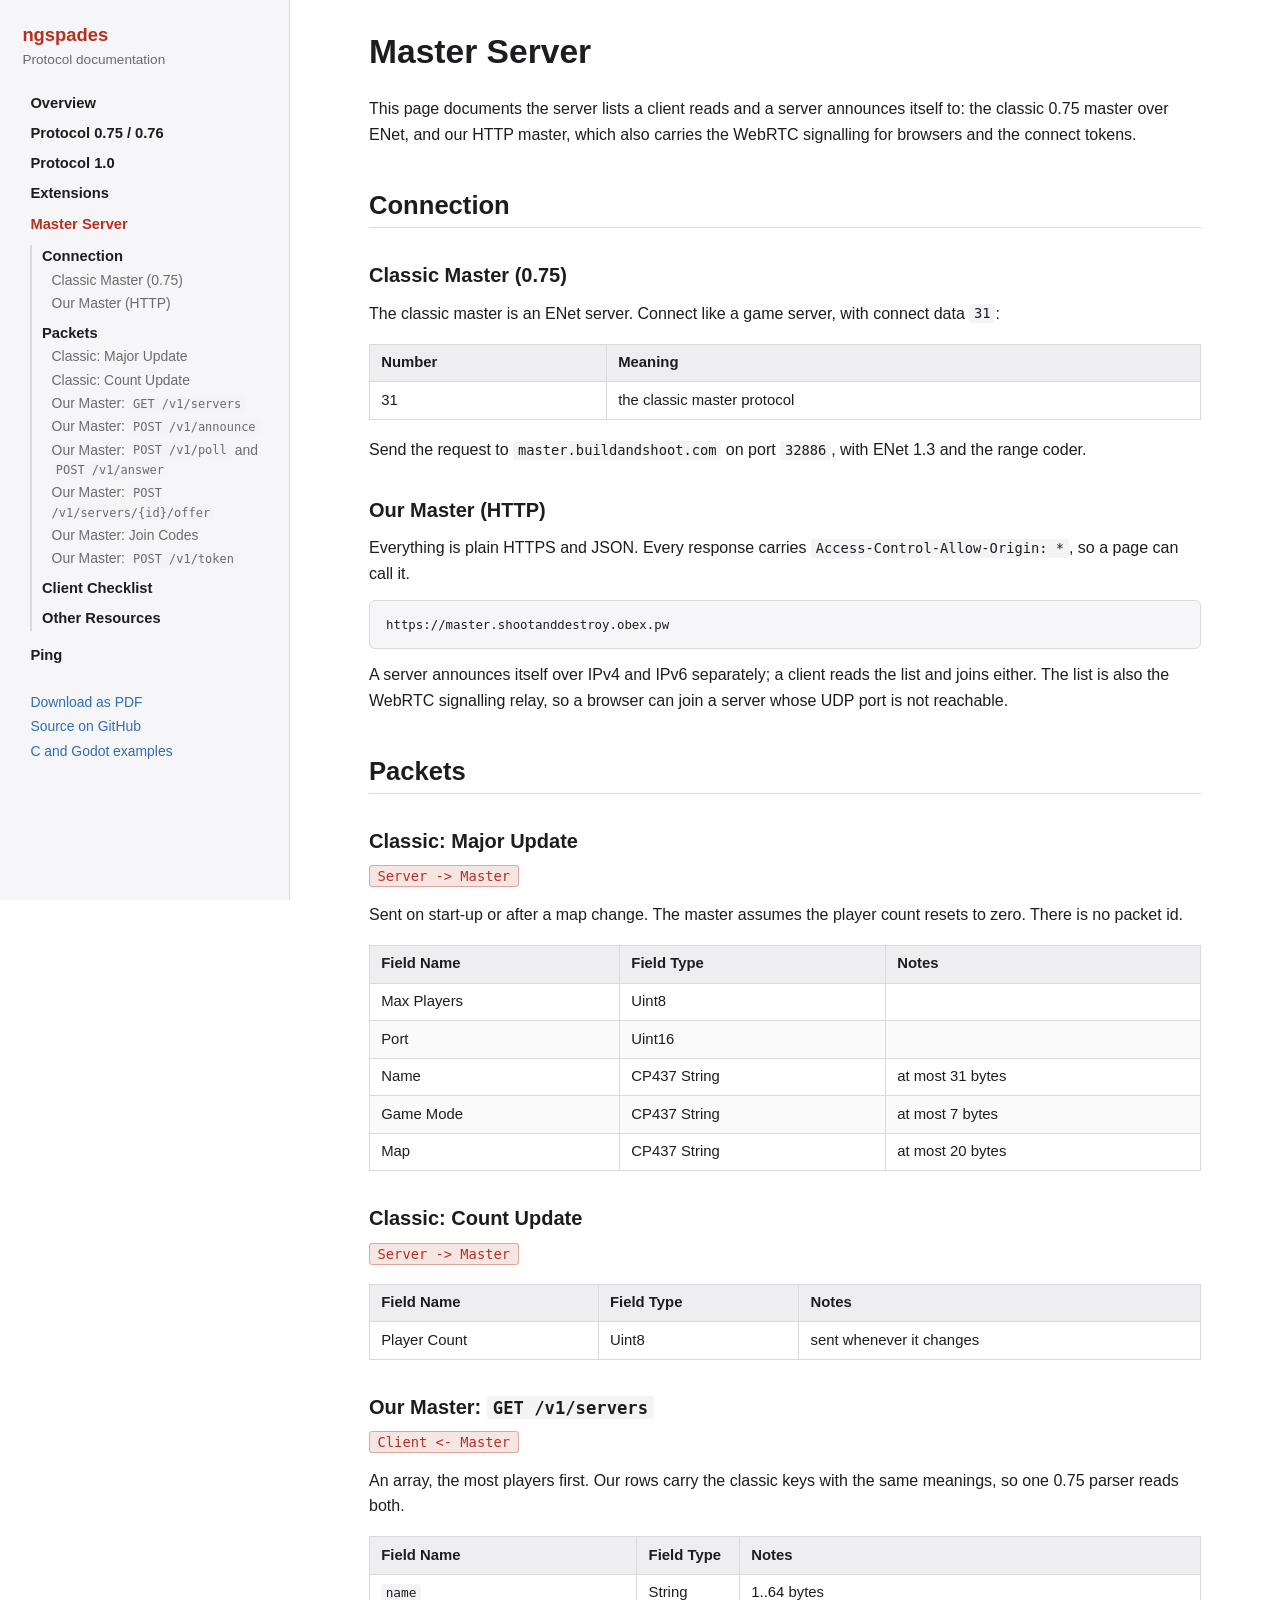
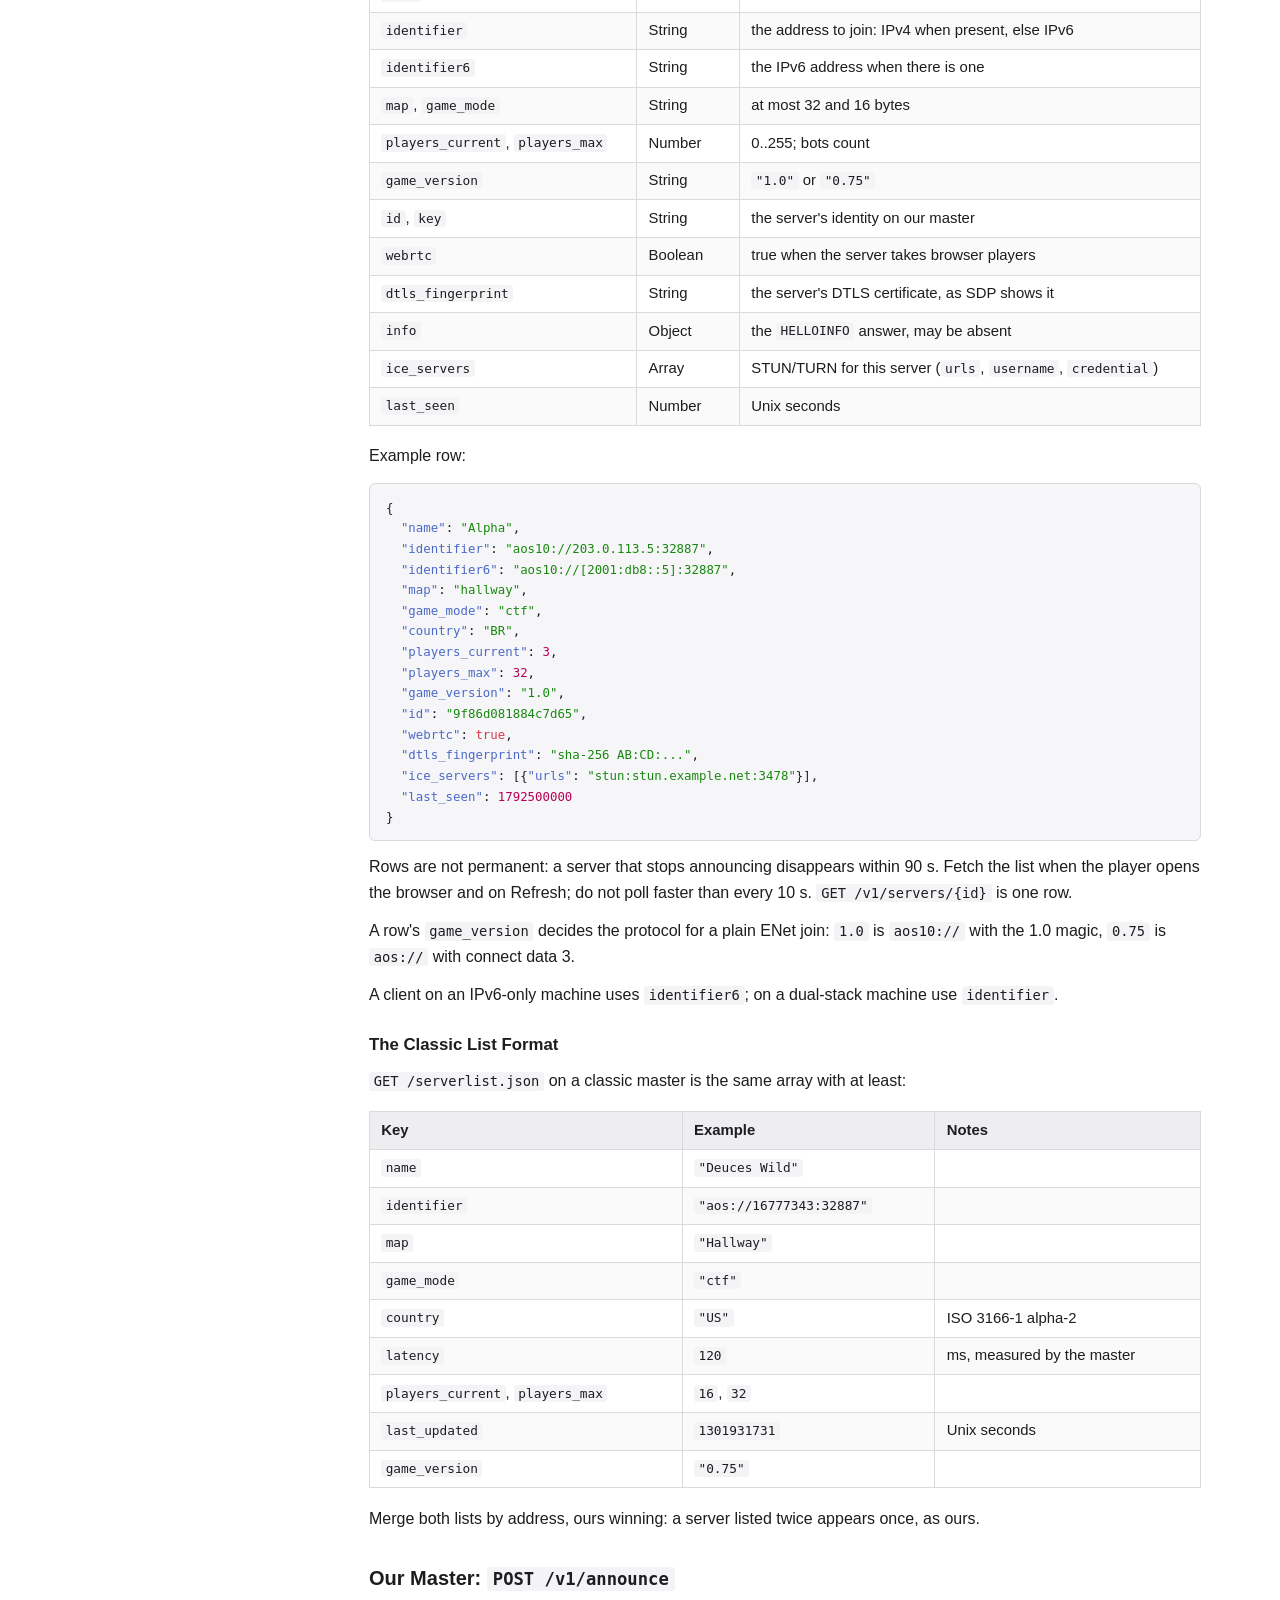
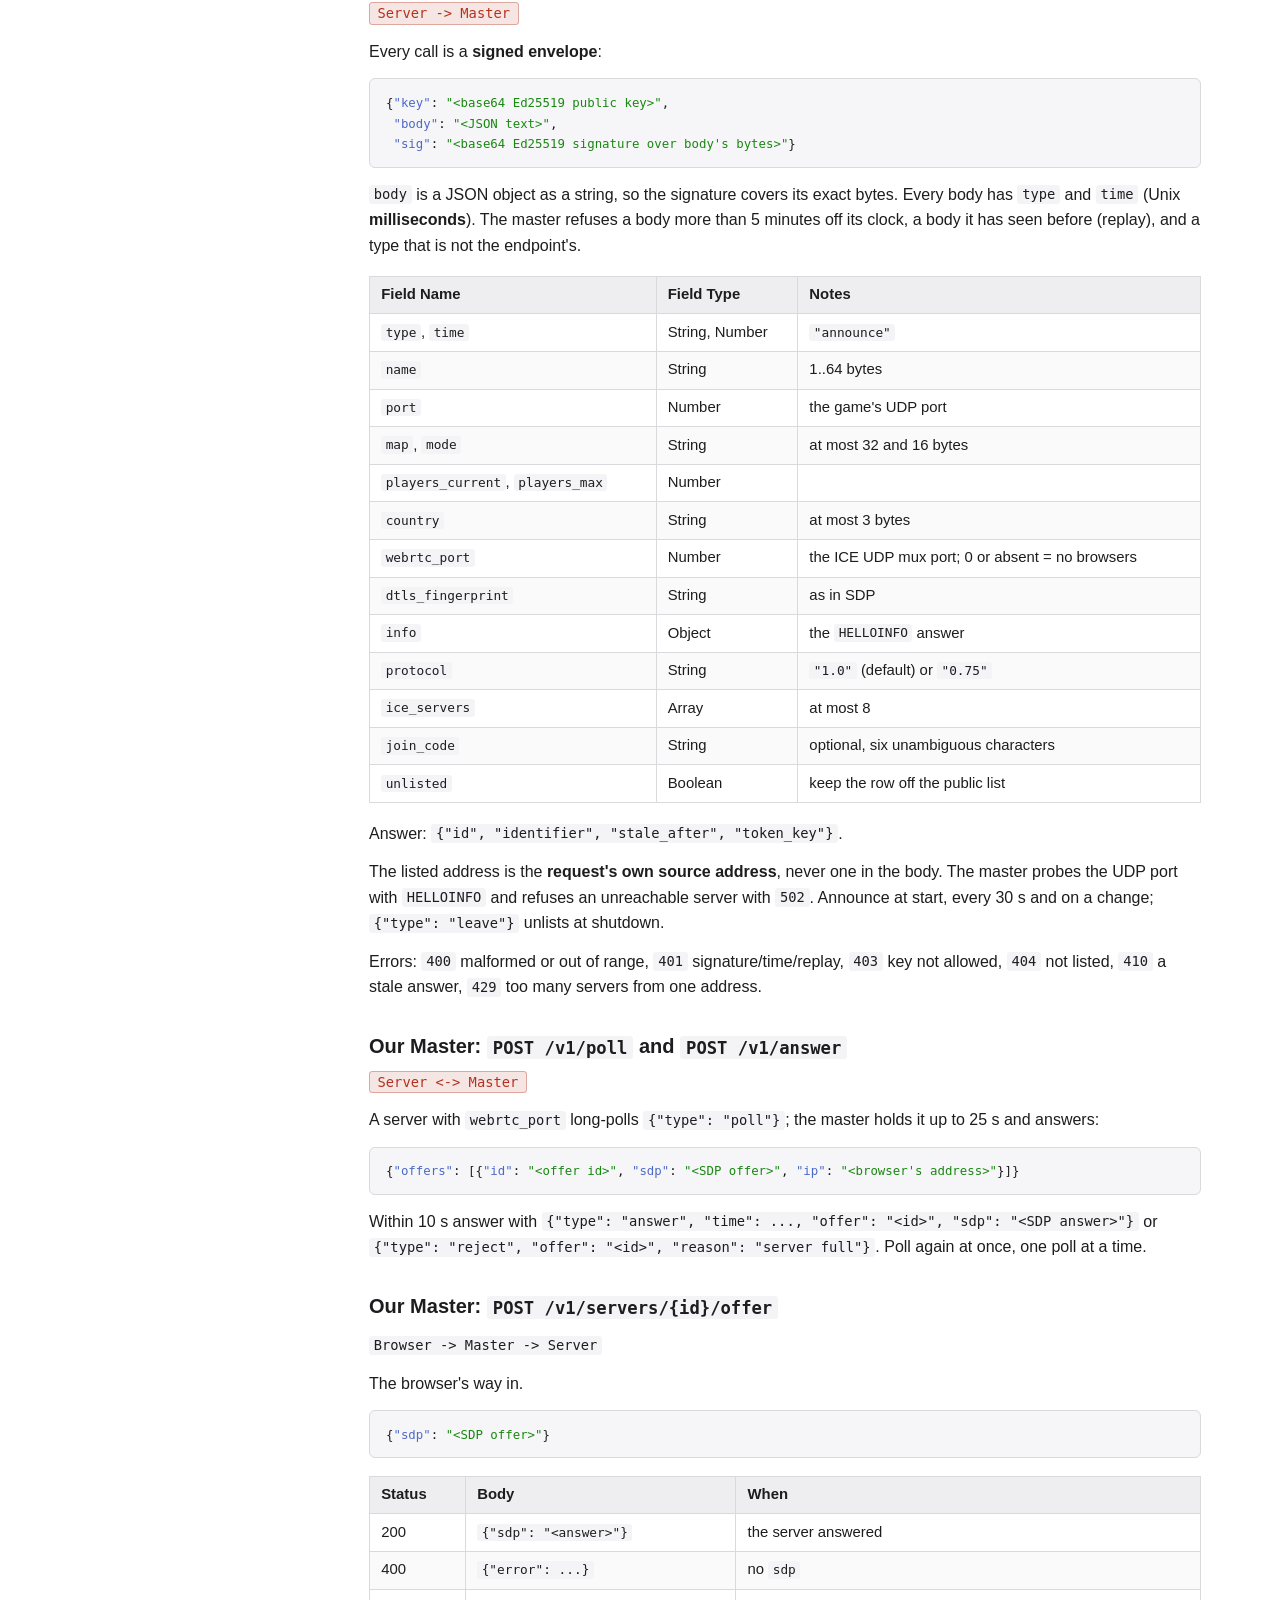
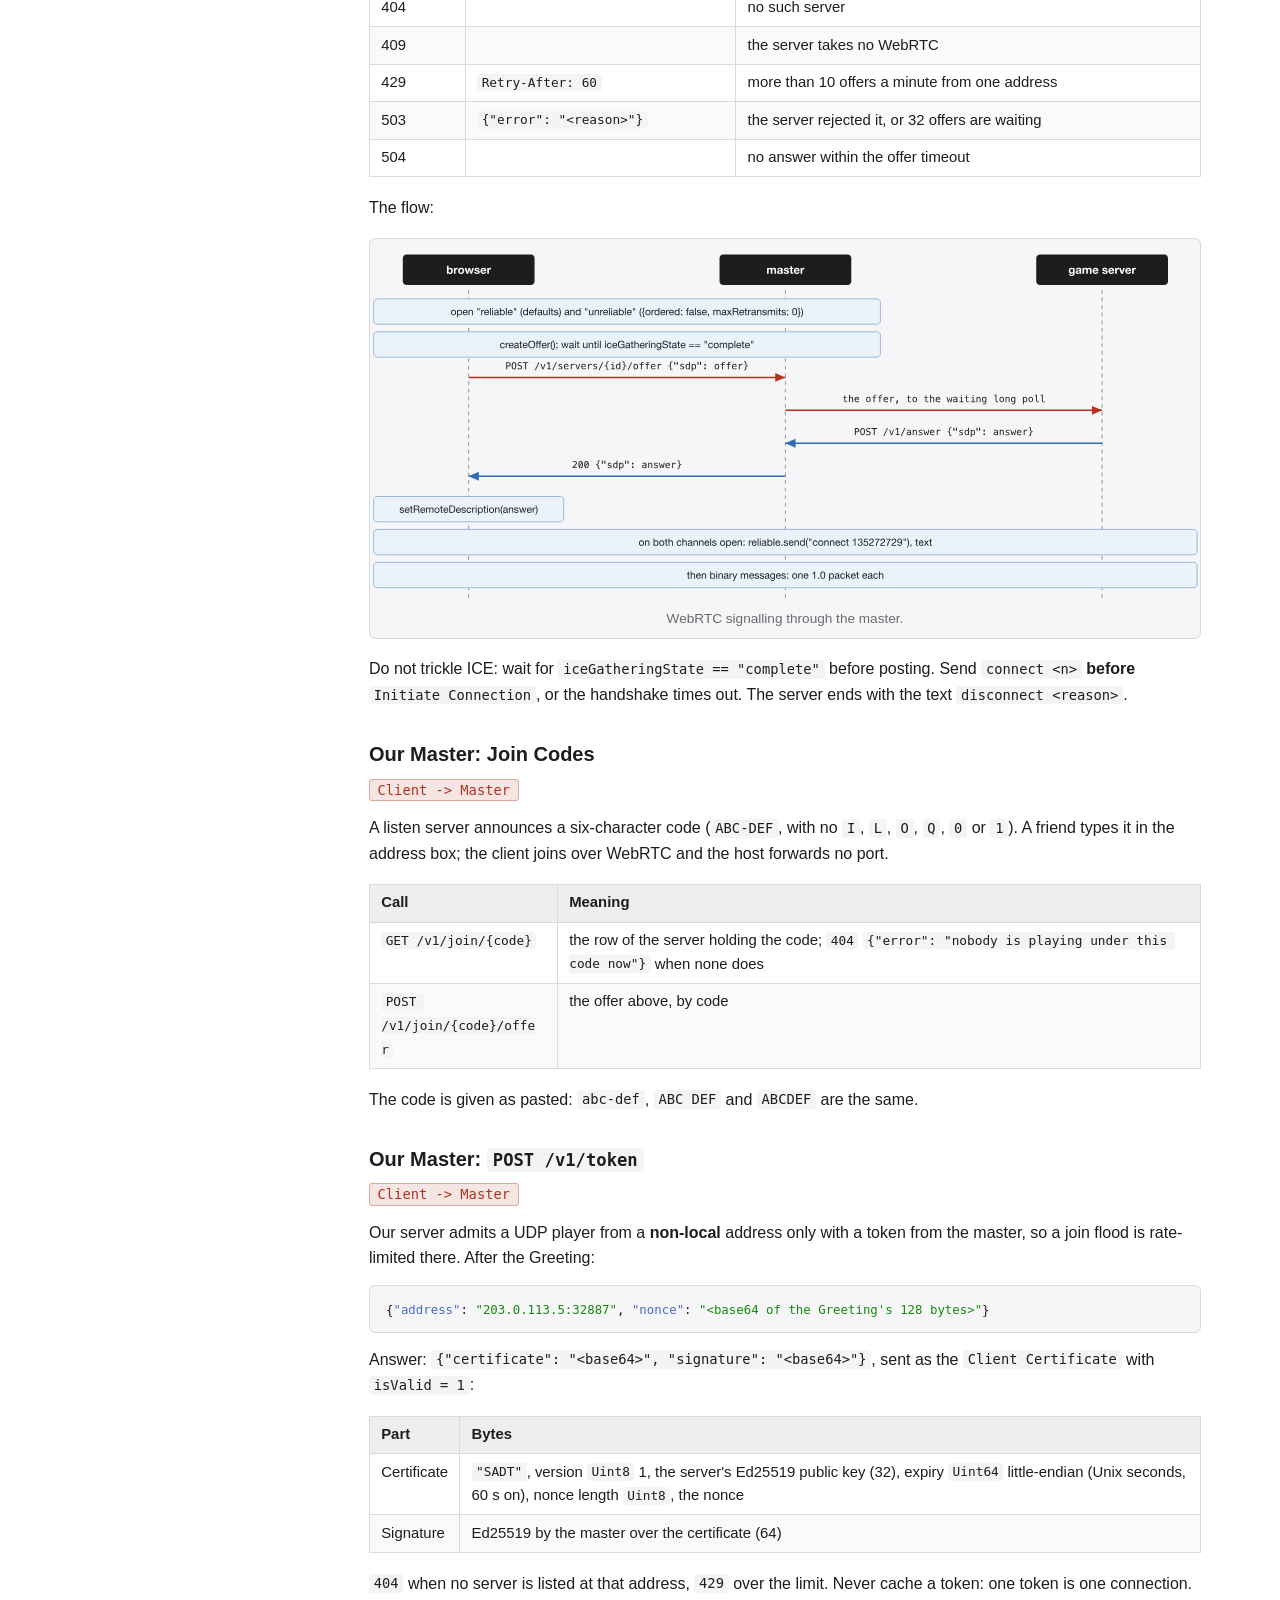
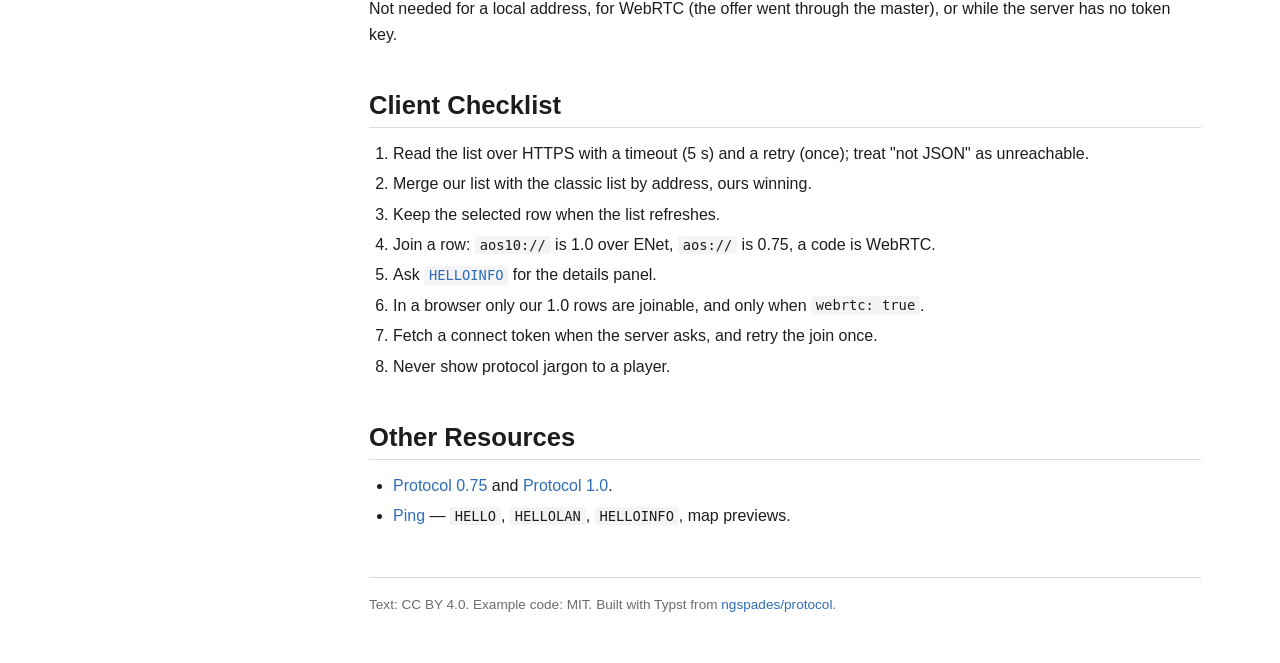
<file: protocolmaster.html>
<!DOCTYPE html><html lang="en"><head><meta charset="utf-8"><meta name="viewport" content="width=device-width, initial-scale=1"><title>Master Server | ngspades Protocol Documentation</title><meta name="description" content="The classic master and our HTTP master: the list, announcing, WebRTC signalling, join codes and connect tokens."><link rel="canonical" href="https://ngspades.github.io/protocol/protocolmaster.html"><link rel="stylesheet" href="style.css"></head><body><div class="layout"><nav class="sidebar"><a class="brand" href="index.html">ngspades</a><p class="brand-sub">Protocol documentation</p><ul class="pages"><li class><a href="index.html">Overview</a></li><li class><a href="protocol075.html">Protocol 0.75 / 0.76</a></li><li class><a href="protocol10.html">Protocol 1.0</a></li><li class><a href="extensions.html">Extensions</a></li><li class="current"><a href="#">Master Server</a><ul class="toc"><li class="l1"><a href="#connection">Connection</a></li><li class="l2"><a href="#classic-master-075">Classic Master (0.75)</a></li><li class="l2"><a href="#our-master-http">Our Master (HTTP)</a></li><li class="l1"><a href="#packets">Packets</a></li><li class="l2"><a href="#classic-major-update">Classic: Major Update</a></li><li class="l2"><a href="#classic-count-update">Classic: Count Update</a></li><li class="l2"><a href="#our-master-get-v1servers">Our Master: <code>GET /v1/servers</code></a></li><li class="l2"><a href="#our-master-post-v1announce">Our Master: <code>POST /v1/announce</code></a></li><li class="l2"><a href="#our-master-post-v1poll-and-post-v1answer">Our Master: <code>POST /v1/poll</code> and <code>POST /v1/answer</code></a></li><li class="l2"><a href="#our-master-post-v1serversidoffer">Our Master: <code>POST /v1/servers/{id}/offer</code></a></li><li class="l2"><a href="#our-master-join-codes">Our Master: Join Codes</a></li><li class="l2"><a href="#our-master-post-v1token">Our Master: <code>POST /v1/token</code></a></li><li class="l1"><a href="#client-checklist">Client Checklist</a></li><li class="l1"><a href="#other-resources">Other Resources</a></li></ul></li><li class><a href="protocolping.html">Ping</a></li></ul><p class="side-links"><a href="pdf/ngspades-protocol.pdf">Download as PDF</a><a href="https://github.com/ngspades/protocol">Source on GitHub</a><a href="https://github.com/ngspades/protocol/tree/main/examples">C and Godot examples</a></p></nav><main><article class="doc"><h1>Master Server</h1><p>This page documents the server lists a client reads and a server announces itself to: the classic 0.75 master over ENet, and our HTTP master, which also carries the WebRTC signalling for browsers and the connect tokens.</p><h2 id="connection"><a class="hl" href="#connection">Connection</a></h2><h3 id="classic-master-075"><a class="hl" href="#classic-master-075">Classic Master (0.75)</a></h3><p>The classic master is an ENet server. Connect like a game server, with connect data <code>31</code>:</p><div class="table-wrap"><table><thead><tr><th>Number</th><th>Meaning</th></tr></thead><tbody><tr><td>31</td><td>the classic master protocol</td></tr></tbody></table></div><p>Send the request to <code>master.buildandshoot.com</code> on port <code>32886</code>, with ENet 1.3 and the range coder.</p><h3 id="our-master-http"><a class="hl" href="#our-master-http">Our Master (HTTP)</a></h3><p>Everything is plain HTTPS and JSON. Every response carries <code>Access-Control-Allow-Origin: *</code>, so a page can call it.</p><pre><code>https://master.shootanddestroy.obex.pw</code></pre><p>A server announces itself over IPv4 and IPv6 separately; a client reads the list and joins either. The list is also the WebRTC signalling relay, so a browser can join a server whose UDP port is not reachable.</p><h2 id="packets"><a class="hl" href="#packets">Packets</a></h2><h3 id="classic-major-update"><a class="hl" href="#classic-major-update">Classic: Major Update</a></h3><p class="dir"><code class="dir-badge">Server -> Master</code></p><p>Sent on start-up or after a map change. The master assumes the player count resets to zero. There is no packet id.</p><div class="table-wrap"><table><thead><tr><th>Field Name</th><th>Field Type</th><th>Notes</th></tr></thead><tbody><tr><td>Max Players</td><td>Uint8</td><td></td></tr><tr><td>Port</td><td>Uint16</td><td></td></tr><tr><td>Name</td><td>CP437 String</td><td>at most 31 bytes</td></tr><tr><td>Game Mode</td><td>CP437 String</td><td>at most 7 bytes</td></tr><tr><td>Map</td><td>CP437 String</td><td>at most 20 bytes</td></tr></tbody></table></div><h3 id="classic-count-update"><a class="hl" href="#classic-count-update">Classic: Count Update</a></h3><p class="dir"><code class="dir-badge">Server -> Master</code></p><div class="table-wrap"><table><thead><tr><th>Field Name</th><th>Field Type</th><th>Notes</th></tr></thead><tbody><tr><td>Player Count</td><td>Uint8</td><td>sent whenever it changes</td></tr></tbody></table></div><h3 id="our-master-get-v1servers"><a class="hl" href="#our-master-get-v1servers">Our Master: <code>GET /v1/servers</code></a></h3><p class="dir"><code class="dir-badge">Client &lt;- Master</code></p><p>An array, the most players first. Our rows carry the classic keys with the same meanings, so one 0.75 parser reads both.</p><div class="table-wrap"><table><thead><tr><th>Field Name</th><th>Field Type</th><th>Notes</th></tr></thead><tbody><tr><td><code>name</code></td><td>String</td><td>1..64 bytes</td></tr><tr><td><code>identifier</code></td><td>String</td><td>the address to join: IPv4 when present, else IPv6</td></tr><tr><td><code>identifier6</code></td><td>String</td><td>the IPv6 address when there is one</td></tr><tr><td><code>map</code>, <code>game_mode</code></td><td>String</td><td>at most 32 and 16 bytes</td></tr><tr><td><code>players_current</code>, <code>players_max</code></td><td>Number</td><td>0..255; bots count</td></tr><tr><td><code>game_version</code></td><td>String</td><td><code>"1.0"</code> or <code>"0.75"</code></td></tr><tr><td><code>id</code>, <code>key</code></td><td>String</td><td>the server's identity on our master</td></tr><tr><td><code>webrtc</code></td><td>Boolean</td><td>true when the server takes browser players</td></tr><tr><td><code>dtls_fingerprint</code></td><td>String</td><td>the server's DTLS certificate, as SDP shows it</td></tr><tr><td><code>info</code></td><td>Object</td><td>the <code>HELLOINFO</code> answer, may be absent</td></tr><tr><td><code>ice_servers</code></td><td>Array</td><td>STUN/TURN for this server (<code>urls</code>, <code>username</code>, <code>credential</code>)</td></tr><tr><td><code>last_seen</code></td><td>Number</td><td>Unix seconds</td></tr></tbody></table></div><p>Example row:</p><pre><code data-lang="json">{
  <span style="color: #4b69c6">"</span><span style="color: #4b69c6">name</span><span style="color: #4b69c6">"</span>: <span style="color: #198810">"</span><span style="color: #198810">Alpha</span><span style="color: #198810">"</span>,
  <span style="color: #4b69c6">"</span><span style="color: #4b69c6">identifier</span><span style="color: #4b69c6">"</span>: <span style="color: #198810">"</span><span style="color: #198810">aos10://203.0.113.5:32887</span><span style="color: #198810">"</span>,
  <span style="color: #4b69c6">"</span><span style="color: #4b69c6">identifier6</span><span style="color: #4b69c6">"</span>: <span style="color: #198810">"</span><span style="color: #198810">aos10://[2001:db8::5]:32887</span><span style="color: #198810">"</span>,
  <span style="color: #4b69c6">"</span><span style="color: #4b69c6">map</span><span style="color: #4b69c6">"</span>: <span style="color: #198810">"</span><span style="color: #198810">hallway</span><span style="color: #198810">"</span>,
  <span style="color: #4b69c6">"</span><span style="color: #4b69c6">game_mode</span><span style="color: #4b69c6">"</span>: <span style="color: #198810">"</span><span style="color: #198810">ctf</span><span style="color: #198810">"</span>,
  <span style="color: #4b69c6">"</span><span style="color: #4b69c6">country</span><span style="color: #4b69c6">"</span>: <span style="color: #198810">"</span><span style="color: #198810">BR</span><span style="color: #198810">"</span>,
  <span style="color: #4b69c6">"</span><span style="color: #4b69c6">players_current</span><span style="color: #4b69c6">"</span>: <span style="color: #b60157">3</span>,
  <span style="color: #4b69c6">"</span><span style="color: #4b69c6">players_max</span><span style="color: #4b69c6">"</span>: <span style="color: #b60157">32</span>,
  <span style="color: #4b69c6">"</span><span style="color: #4b69c6">game_version</span><span style="color: #4b69c6">"</span>: <span style="color: #198810">"</span><span style="color: #198810">1.0</span><span style="color: #198810">"</span>,
  <span style="color: #4b69c6">"</span><span style="color: #4b69c6">id</span><span style="color: #4b69c6">"</span>: <span style="color: #198810">"</span><span style="color: #198810">9f86d081884c7d65</span><span style="color: #198810">"</span>,
  <span style="color: #4b69c6">"</span><span style="color: #4b69c6">webrtc</span><span style="color: #4b69c6">"</span>: <span style="color: #d73948">true</span>,
  <span style="color: #4b69c6">"</span><span style="color: #4b69c6">dtls_fingerprint</span><span style="color: #4b69c6">"</span>: <span style="color: #198810">"</span><span style="color: #198810">sha-256 AB:CD:...</span><span style="color: #198810">"</span>,
  <span style="color: #4b69c6">"</span><span style="color: #4b69c6">ice_servers</span><span style="color: #4b69c6">"</span>: [{<span style="color: #4b69c6">"</span><span style="color: #4b69c6">urls</span><span style="color: #4b69c6">"</span>: <span style="color: #198810">"</span><span style="color: #198810">stun:stun.example.net:3478</span><span style="color: #198810">"</span>}],
  <span style="color: #4b69c6">"</span><span style="color: #4b69c6">last_seen</span><span style="color: #4b69c6">"</span>: <span style="color: #b60157">1792500000</span>
}</code></pre><p>Rows are not permanent: a server that stops announcing disappears within 90 s. Fetch the list when the player opens the browser and on Refresh; do not poll faster than every 10 s. <code>GET /v1/servers/{id}</code> is one row.</p><p>A row's <code>game_version</code> decides the protocol for a plain ENet join: <code>1.0</code> is <code>aos10://</code> with the 1.0 magic, <code>0.75</code> is <code>aos://</code> with connect data 3.</p><p>A client on an IPv6-only machine uses <code>identifier6</code>; on a dual-stack machine use <code>identifier</code>.</p><h4 id="the-classic-list-format"><a class="hl" href="#the-classic-list-format">The Classic List Format</a></h4><p><code>GET /serverlist.json</code> on a classic master is the same array with at least:</p><div class="table-wrap"><table><thead><tr><th>Key</th><th>Example</th><th>Notes</th></tr></thead><tbody><tr><td><code>name</code></td><td><code>"Deuces Wild"</code></td><td></td></tr><tr><td><code>identifier</code></td><td><code>"aos://16777343:32887"</code></td><td></td></tr><tr><td><code>map</code></td><td><code>"Hallway"</code></td><td></td></tr><tr><td><code>game_mode</code></td><td><code>"ctf"</code></td><td></td></tr><tr><td><code>country</code></td><td><code>"US"</code></td><td>ISO 3166-1 alpha-2</td></tr><tr><td><code>latency</code></td><td><code>120</code></td><td>ms, measured by the master</td></tr><tr><td><code>players_current</code>, <code>players_max</code></td><td><code>16</code>, <code>32</code></td><td></td></tr><tr><td><code>last_updated</code></td><td><code>1301931731</code></td><td>Unix seconds</td></tr><tr><td><code>game_version</code></td><td><code>"0.75"</code></td><td></td></tr></tbody></table></div><p>Merge both lists by address, ours winning: a server listed twice appears once, as ours.</p><h3 id="our-master-post-v1announce"><a class="hl" href="#our-master-post-v1announce">Our Master: <code>POST /v1/announce</code></a></h3><p class="dir"><code class="dir-badge">Server -> Master</code></p><p>Every call is a <strong>signed envelope</strong>:</p><pre><code data-lang="json">{<span style="color: #4b69c6">"</span><span style="color: #4b69c6">key</span><span style="color: #4b69c6">"</span>: <span style="color: #198810">"</span><span style="color: #198810">&lt;base64 Ed25519 public key></span><span style="color: #198810">"</span>,
 <span style="color: #4b69c6">"</span><span style="color: #4b69c6">body</span><span style="color: #4b69c6">"</span>: <span style="color: #198810">"</span><span style="color: #198810">&lt;JSON text></span><span style="color: #198810">"</span>,
 <span style="color: #4b69c6">"</span><span style="color: #4b69c6">sig</span><span style="color: #4b69c6">"</span>: <span style="color: #198810">"</span><span style="color: #198810">&lt;base64 Ed25519 signature over body's bytes></span><span style="color: #198810">"</span>}</code></pre><p><code>body</code> is a JSON object as a string, so the signature covers its exact bytes. Every body has <code>type</code> and <code>time</code> (Unix <strong>milliseconds</strong>). The master refuses a body more than 5 minutes off its clock, a body it has seen before (replay), and a type that is not the endpoint's.</p><div class="table-wrap"><table><thead><tr><th>Field Name</th><th>Field Type</th><th>Notes</th></tr></thead><tbody><tr><td><code>type</code>, <code>time</code></td><td>String, Number</td><td><code>"announce"</code></td></tr><tr><td><code>name</code></td><td>String</td><td>1..64 bytes</td></tr><tr><td><code>port</code></td><td>Number</td><td>the game's UDP port</td></tr><tr><td><code>map</code>, <code>mode</code></td><td>String</td><td>at most 32 and 16 bytes</td></tr><tr><td><code>players_current</code>, <code>players_max</code></td><td>Number</td><td></td></tr><tr><td><code>country</code></td><td>String</td><td>at most 3 bytes</td></tr><tr><td><code>webrtc_port</code></td><td>Number</td><td>the ICE UDP mux port; 0 or absent = no browsers</td></tr><tr><td><code>dtls_fingerprint</code></td><td>String</td><td>as in SDP</td></tr><tr><td><code>info</code></td><td>Object</td><td>the <code>HELLOINFO</code> answer</td></tr><tr><td><code>protocol</code></td><td>String</td><td><code>"1.0"</code> (default) or <code>"0.75"</code></td></tr><tr><td><code>ice_servers</code></td><td>Array</td><td>at most 8</td></tr><tr><td><code>join_code</code></td><td>String</td><td>optional, six unambiguous characters</td></tr><tr><td><code>unlisted</code></td><td>Boolean</td><td>keep the row off the public list</td></tr></tbody></table></div><p>Answer: <code>{"id", "identifier", "stale_after", "token_key"}</code>.</p><p>The listed address is the <strong>request's own source address</strong>, never one in the body. The master probes the UDP port with <code>HELLOINFO</code> and refuses an unreachable server with <code>502</code>. Announce at start, every 30 s and on a change; <code>{"type": "leave"}</code> unlists at shutdown.</p><p>Errors: <code>400</code> malformed or out of range, <code>401</code> signature/time/replay, <code>403</code> key not allowed, <code>404</code> not listed, <code>410</code> a stale answer, <code>429</code> too many servers from one address.</p><h3 id="our-master-post-v1poll-and-post-v1answer"><a class="hl" href="#our-master-post-v1poll-and-post-v1answer">Our Master: <code>POST /v1/poll</code> and <code>POST /v1/answer</code></a></h3><p class="dir"><code class="dir-badge">Server &lt;-> Master</code></p><p>A server with <code>webrtc_port</code> long-polls <code>{"type": "poll"}</code>; the master holds it up to 25 s and answers:</p><pre><code data-lang="json">{<span style="color: #4b69c6">"</span><span style="color: #4b69c6">offers</span><span style="color: #4b69c6">"</span>: [{<span style="color: #4b69c6">"</span><span style="color: #4b69c6">id</span><span style="color: #4b69c6">"</span>: <span style="color: #198810">"</span><span style="color: #198810">&lt;offer id></span><span style="color: #198810">"</span>, <span style="color: #4b69c6">"</span><span style="color: #4b69c6">sdp</span><span style="color: #4b69c6">"</span>: <span style="color: #198810">"</span><span style="color: #198810">&lt;SDP offer></span><span style="color: #198810">"</span>, <span style="color: #4b69c6">"</span><span style="color: #4b69c6">ip</span><span style="color: #4b69c6">"</span>: <span style="color: #198810">"</span><span style="color: #198810">&lt;browser's address></span><span style="color: #198810">"</span>}]}</code></pre><p>Within 10 s answer with <code>{"type": "answer", "time": ..., "offer": "&lt;id>", "sdp": "&lt;SDP answer>"}</code> or <code>{"type": "reject", "offer": "&lt;id>", "reason": "server full"}</code>. Poll again at once, one poll at a time.</p><h3 id="our-master-post-v1serversidoffer"><a class="hl" href="#our-master-post-v1serversidoffer">Our Master: <code>POST /v1/servers/{id}/offer</code></a></h3><p><code>Browser -> Master -> Server</code></p><p>The browser's way in.</p><pre><code data-lang="json">{<span style="color: #4b69c6">"</span><span style="color: #4b69c6">sdp</span><span style="color: #4b69c6">"</span>: <span style="color: #198810">"</span><span style="color: #198810">&lt;SDP offer></span><span style="color: #198810">"</span>}</code></pre><div class="table-wrap"><table><thead><tr><th>Status</th><th>Body</th><th>When</th></tr></thead><tbody><tr><td>200</td><td><code>{"sdp": "&lt;answer>"}</code></td><td>the server answered</td></tr><tr><td>400</td><td><code>{"error": ...}</code></td><td>no <code>sdp</code></td></tr><tr><td>404</td><td></td><td>no such server</td></tr><tr><td>409</td><td></td><td>the server takes no WebRTC</td></tr><tr><td>429</td><td><code>Retry-After: 60</code></td><td>more than 10 offers a minute from one address</td></tr><tr><td>503</td><td><code>{"error": "&lt;reason>"}</code></td><td>the server rejected it, or 32 offers are waiting</td></tr><tr><td>504</td><td></td><td>no answer within the offer timeout</td></tr></tbody></table></div><p>The flow:</p><figure class="diagram" role="img" aria-label="Note: open &quot;reliable&quot; (defaults) and &quot;unreliable&quot; ({ordered: false, maxRetransmits: 0}); Note: createOffer(); wait until iceGatheringState == &quot;complete&quot;; browser to master: POST /v1/servers/{id}/offer {&quot;sdp&quot;: offer}; master to game server: the offer, to the waiting long poll; game server to master: POST /v1/answer {&quot;sdp&quot;: answer}; master to browser: 200 {&quot;sdp&quot;: answer}; Note: setRemoteDescription(answer); Note: on both channels open: reliable.send(&quot;connect 135272729&quot;), text; Note: then binary messages: one 1.0 packet each"><svg style="overflow: visible; width: 58.181818182em; height: 25.090909091em; display: block" viewBox="0 0 640 276" width="640pt" height="276pt" xmlns="http://www.w3.org/2000/svg" xmlns:xlink="http://www.w3.org/1999/xlink" xmlns:h5="http://www.w3.org/1999/xhtml"><g><path fill="none" stroke="#97979b" stroke-width="0.8" stroke-linecap="butt" stroke-linejoin="miter" stroke-miterlimit="4" stroke-dashoffset="0" stroke-dasharray="3 3" transform="translate(70 30)" d="M 0 0v 246"/><g transform="translate(18 2)"><path fill="#1d1d1f" fill-rule="nonzero" d="M 0 0m 0 3c 0 -1.656854249 1.343145751 -3 3 -3h 98c 1.656854249 0 3 1.343145751 3 3v 18c 0 1.656854249 -1.343145751 3 -3 3h -98c -1.656854249 0 -3 -1.343145751 -3 -3Z "/><g transform="matrix(1 0 0 -1 34.3375 15.213)"><use xlink:href="#g49289D2D7974DE7B35EFBEF4EAD60F9E" x="0" y="0" fill="#ffffff" fill-rule="nonzero"/><use xlink:href="#g225C9040919BFCF0673ED7D67BC795B" x="5.499" y="0" fill="#ffffff" fill-rule="nonzero"/><use xlink:href="#g6DFED2365607672A7E61A9E3BA6D4DF7" x="9" y="0" fill="#ffffff" fill-rule="nonzero"/><use xlink:href="#g940B742473C8653F82A3DEF1B9201957" x="14.499" y="0" fill="#ffffff" fill-rule="nonzero"/><use xlink:href="#gF816AA6BF999346D6E3CBB05F3114E1E" x="21.825" y="0" fill="#ffffff" fill-rule="nonzero"/><use xlink:href="#g62F6C96A262D4D10523C3948664669DE" x="26.658" y="0" fill="#ffffff" fill-rule="nonzero"/><use xlink:href="#g225C9040919BFCF0673ED7D67BC795B" x="31.824" y="0" fill="#ffffff" fill-rule="nonzero"/></g></g><path fill="none" stroke="#97979b" stroke-width="0.8" stroke-linecap="butt" stroke-linejoin="miter" stroke-miterlimit="4" stroke-dashoffset="0" stroke-dasharray="3 3" transform="translate(320 30)" d="M 0 0v 246"/><g transform="translate(268 2)"><path fill="#1d1d1f" fill-rule="nonzero" d="M 0 0m 0 3c 0 -1.656854249 1.343145751 -3 3 -3h 98c 1.656854249 0 3 1.343145751 3 3v 18c 0 1.656854249 -1.343145751 3 -3 3h -98c -1.656854249 0 -3 -1.343145751 -3 -3Z "/><g transform="matrix(1 0 0 -1 37.006 15.213)"><use xlink:href="#gA0A0E9861AE27BD0F659F0DBCC7642F6" x="0" y="0" fill="#ffffff" fill-rule="nonzero"/><use xlink:href="#g9C0610E28599C48F33F800E782CD96E9" x="8.154" y="0" fill="#ffffff" fill-rule="nonzero"/><use xlink:href="#gF816AA6BF999346D6E3CBB05F3114E1E" x="13.32" y="0" fill="#ffffff" fill-rule="nonzero"/><use xlink:href="#g9DD8C6188335A9E4C63FADFF813D089D" x="18.153" y="0" fill="#ffffff" fill-rule="nonzero"/><use xlink:href="#g62F6C96A262D4D10523C3948664669DE" x="21.321" y="0" fill="#ffffff" fill-rule="nonzero"/><use xlink:href="#g225C9040919BFCF0673ED7D67BC795B" x="26.487" y="0" fill="#ffffff" fill-rule="nonzero"/></g></g><path fill="none" stroke="#97979b" stroke-width="0.8" stroke-linecap="butt" stroke-linejoin="miter" stroke-miterlimit="4" stroke-dashoffset="0" stroke-dasharray="3 3" transform="translate(570 30)" d="M 0 0v 246"/><g transform="translate(518 2)"><path fill="#1d1d1f" fill-rule="nonzero" d="M 0 0m 0 3c 0 -1.656854249 1.343145751 -3 3 -3h 98c 1.656854249 0 3 1.343145751 3 3v 18c 0 1.656854249 -1.343145751 3 -3 3h -98c -1.656854249 0 -3 -1.343145751 -3 -3Z "/><g transform="matrix(1 0 0 -1 25.333 15.213)"><use xlink:href="#g65EE7A93F146D26E625BB88A46DA9C8" x="0" y="0" fill="#ffffff" fill-rule="nonzero"/><use xlink:href="#g9C0610E28599C48F33F800E782CD96E9" x="5.499" y="0" fill="#ffffff" fill-rule="nonzero"/><use xlink:href="#gA0A0E9861AE27BD0F659F0DBCC7642F6" x="10.665" y="0" fill="#ffffff" fill-rule="nonzero"/><use xlink:href="#g62F6C96A262D4D10523C3948664669DE" x="18.819" y="0" fill="#ffffff" fill-rule="nonzero"/><use xlink:href="#gF816AA6BF999346D6E3CBB05F3114E1E" x="26.487" y="0" fill="#ffffff" fill-rule="nonzero"/><use xlink:href="#g62F6C96A262D4D10523C3948664669DE" x="31.32" y="0" fill="#ffffff" fill-rule="nonzero"/><use xlink:href="#g225C9040919BFCF0673ED7D67BC795B" x="36.486" y="0" fill="#ffffff" fill-rule="nonzero"/><use xlink:href="#gBA83B36F2483F3FC74F42EAC55176489" x="39.987" y="0" fill="#ffffff" fill-rule="nonzero"/><use xlink:href="#g62F6C96A262D4D10523C3948664669DE" x="44.667" y="0" fill="#ffffff" fill-rule="nonzero"/><use xlink:href="#g225C9040919BFCF0673ED7D67BC795B" x="49.833" y="0" fill="#ffffff" fill-rule="nonzero"/></g></g><g transform="translate(-5 37)"><path fill="#eaf2fb" fill-rule="nonzero" d="M 0 0m 0 2.7c 0 -1.491168825 1.208831175 -2.7 2.7 -2.7h 394.6c 1.491168825 0 2.7 1.208831175 2.7 2.7v 14.6c 0 1.491168825 -1.208831175 2.7 -2.7 2.7h -394.6c -1.491168825 0 -2.7 -1.208831175 -2.7 -2.7Z "/><path fill="none" stroke="#82a7d3" stroke-width="0.6" stroke-linecap="butt" stroke-linejoin="miter" stroke-miterlimit="4" d="M 0 0m 2.7 0h 394.6c 1.491168825 0 2.7 1.208831175 2.7 2.7v 14.6c 0 1.491168825 -1.208831175 2.7 -2.7 2.7h -394.6c -1.491168825 0 -2.7 -1.208831175 -2.7 -2.7v -14.6c 0 -1.491168825 1.208831175 -2.7 2.7 -2.7"/><g transform="matrix(1 0 0 -1 60.716 12.856)"><use xlink:href="#gC76F11DAD52FAC92E5F6681E1F3A8E24" x="0" y="0" fill="#1d1d1f" fill-rule="nonzero"/><use xlink:href="#g97071A2893B0C7191AEDE27EAE655EFE" x="4.592" y="0" fill="#1d1d1f" fill-rule="nonzero"/><use xlink:href="#g6B217B44DBEC65D521E4D6C450891318" x="9.336" y="0" fill="#1d1d1f" fill-rule="nonzero"/><use xlink:href="#gFC762F034065CB92308F77DA50904636" x="13.632" y="0" fill="#1d1d1f" fill-rule="nonzero"/><use xlink:href="#gCA8159DC03609F3EEB8FBD1CE1C3ABAB" x="20.304" y="0" fill="#1d1d1f" fill-rule="nonzero"/><use xlink:href="#gDE0960E94F350358A27A95EE3692B6C6" x="23.712" y="0" fill="#1d1d1f" fill-rule="nonzero"/><use xlink:href="#g6B217B44DBEC65D521E4D6C450891318" x="26.232" y="0" fill="#1d1d1f" fill-rule="nonzero"/><use xlink:href="#g8F816F4F6B3A797165B922832E440B5A" x="30.528" y="0" fill="#1d1d1f" fill-rule="nonzero"/><use xlink:href="#g32B342CADBF6914BAE52C992C70E94C0" x="32.304" y="0" fill="#1d1d1f" fill-rule="nonzero"/><use xlink:href="#gB9D4D6D822821FBD03112B321A4F5F37" x="34.08" y="0" fill="#1d1d1f" fill-rule="nonzero"/><use xlink:href="#gA140E16CF1ABF13007304C5857587282" x="38.376" y="0" fill="#1d1d1f" fill-rule="nonzero"/><use xlink:href="#g8F816F4F6B3A797165B922832E440B5A" x="43.12" y="0" fill="#1d1d1f" fill-rule="nonzero"/><use xlink:href="#g6B217B44DBEC65D521E4D6C450891318" x="44.896" y="0" fill="#1d1d1f" fill-rule="nonzero"/><use xlink:href="#gCA8159DC03609F3EEB8FBD1CE1C3ABAB" x="49.192" y="0" fill="#1d1d1f" fill-rule="nonzero"/><use xlink:href="#g19F4600DA8A92559FDFEFC9A8CD7BC07" x="54.824" y="0" fill="#1d1d1f" fill-rule="nonzero"/><use xlink:href="#g56F73A9DDE7688229227FB61E73B22EB" x="56.896" y="0" fill="#1d1d1f" fill-rule="nonzero"/><use xlink:href="#g6B217B44DBEC65D521E4D6C450891318" x="61.64" y="0" fill="#1d1d1f" fill-rule="nonzero"/><use xlink:href="#g2215F777D7B46A714F825E597E0DAC26" x="65.936" y="0" fill="#1d1d1f" fill-rule="nonzero"/><use xlink:href="#gB9D4D6D822821FBD03112B321A4F5F37" x="68.304" y="0" fill="#1d1d1f" fill-rule="nonzero"/><use xlink:href="#g9186BB761FCB61E50F26CCCFD81F00F6" x="72.6" y="0" fill="#1d1d1f" fill-rule="nonzero"/><use xlink:href="#g8F816F4F6B3A797165B922832E440B5A" x="77.048" y="0" fill="#1d1d1f" fill-rule="nonzero"/><use xlink:href="#g786D0DA605A095191D5C33A5BB968848" x="78.824" y="0" fill="#1d1d1f" fill-rule="nonzero"/><use xlink:href="#g3633D5EF187E794EAF4ED06368BFDFCF" x="81.344" y="0" fill="#1d1d1f" fill-rule="nonzero"/><use xlink:href="#gEED9CF782470B5DCDB2CF7DB8714BD48" x="85.344" y="0" fill="#1d1d1f" fill-rule="nonzero"/><use xlink:href="#gB9D4D6D822821FBD03112B321A4F5F37" x="89.64" y="0" fill="#1d1d1f" fill-rule="nonzero"/><use xlink:href="#gFC762F034065CB92308F77DA50904636" x="93.936" y="0" fill="#1d1d1f" fill-rule="nonzero"/><use xlink:href="#g56F73A9DDE7688229227FB61E73B22EB" x="98.384" y="0" fill="#1d1d1f" fill-rule="nonzero"/><use xlink:href="#gCA8159DC03609F3EEB8FBD1CE1C3ABAB" x="105.352" y="0" fill="#1d1d1f" fill-rule="nonzero"/><use xlink:href="#g9186BB761FCB61E50F26CCCFD81F00F6" x="108.76" y="0" fill="#1d1d1f" fill-rule="nonzero"/><use xlink:href="#gFC762F034065CB92308F77DA50904636" x="113.208" y="0" fill="#1d1d1f" fill-rule="nonzero"/><use xlink:href="#gDE0960E94F350358A27A95EE3692B6C6" x="117.656" y="0" fill="#1d1d1f" fill-rule="nonzero"/><use xlink:href="#g6B217B44DBEC65D521E4D6C450891318" x="120.176" y="0" fill="#1d1d1f" fill-rule="nonzero"/><use xlink:href="#g8F816F4F6B3A797165B922832E440B5A" x="124.472" y="0" fill="#1d1d1f" fill-rule="nonzero"/><use xlink:href="#g32B342CADBF6914BAE52C992C70E94C0" x="126.248" y="0" fill="#1d1d1f" fill-rule="nonzero"/><use xlink:href="#gB9D4D6D822821FBD03112B321A4F5F37" x="128.024" y="0" fill="#1d1d1f" fill-rule="nonzero"/><use xlink:href="#gA140E16CF1ABF13007304C5857587282" x="132.32" y="0" fill="#1d1d1f" fill-rule="nonzero"/><use xlink:href="#g8F816F4F6B3A797165B922832E440B5A" x="137.064" y="0" fill="#1d1d1f" fill-rule="nonzero"/><use xlink:href="#g6B217B44DBEC65D521E4D6C450891318" x="138.84" y="0" fill="#1d1d1f" fill-rule="nonzero"/><use xlink:href="#gCA8159DC03609F3EEB8FBD1CE1C3ABAB" x="143.136" y="0" fill="#1d1d1f" fill-rule="nonzero"/><use xlink:href="#g19F4600DA8A92559FDFEFC9A8CD7BC07" x="148.768" y="0" fill="#1d1d1f" fill-rule="nonzero"/><use xlink:href="#g618E0AB918293EC1110275F00AEAE0B4" x="150.84" y="0" fill="#1d1d1f" fill-rule="nonzero"/><use xlink:href="#gC76F11DAD52FAC92E5F6681E1F3A8E24" x="153.504" y="0" fill="#1d1d1f" fill-rule="nonzero"/><use xlink:href="#gDE0960E94F350358A27A95EE3692B6C6" x="158.096" y="0" fill="#1d1d1f" fill-rule="nonzero"/><use xlink:href="#g56F73A9DDE7688229227FB61E73B22EB" x="160.616" y="0" fill="#1d1d1f" fill-rule="nonzero"/><use xlink:href="#g6B217B44DBEC65D521E4D6C450891318" x="165.36" y="0" fill="#1d1d1f" fill-rule="nonzero"/><use xlink:href="#gDE0960E94F350358A27A95EE3692B6C6" x="169.656" y="0" fill="#1d1d1f" fill-rule="nonzero"/><use xlink:href="#g6B217B44DBEC65D521E4D6C450891318" x="172.176" y="0" fill="#1d1d1f" fill-rule="nonzero"/><use xlink:href="#g56F73A9DDE7688229227FB61E73B22EB" x="176.472" y="0" fill="#1d1d1f" fill-rule="nonzero"/><use xlink:href="#g8FC761C0D71B2702C51C7DC992BE3050" x="181.216" y="0" fill="#1d1d1f" fill-rule="nonzero"/><use xlink:href="#g2215F777D7B46A714F825E597E0DAC26" x="185.664" y="0" fill="#1d1d1f" fill-rule="nonzero"/><use xlink:href="#gB9D4D6D822821FBD03112B321A4F5F37" x="188.032" y="0" fill="#1d1d1f" fill-rule="nonzero"/><use xlink:href="#g8F816F4F6B3A797165B922832E440B5A" x="192.328" y="0" fill="#1d1d1f" fill-rule="nonzero"/><use xlink:href="#g3633D5EF187E794EAF4ED06368BFDFCF" x="194.104" y="0" fill="#1d1d1f" fill-rule="nonzero"/><use xlink:href="#g6B217B44DBEC65D521E4D6C450891318" x="198.104" y="0" fill="#1d1d1f" fill-rule="nonzero"/><use xlink:href="#g17457EBA2F759A9A0A3FB660CA1C2E3F" x="202.4" y="0" fill="#1d1d1f" fill-rule="nonzero"/><use xlink:href="#g53D2D7990B1448118A03E4A23C44B622" x="206.848" y="0" fill="#1d1d1f" fill-rule="nonzero"/><use xlink:href="#gB9D4D6D822821FBD03112B321A4F5F37" x="213.672" y="0" fill="#1d1d1f" fill-rule="nonzero"/><use xlink:href="#g3B647B04C4AC6EE54E97E0B9D09B93FB" x="217.968" y="0" fill="#1d1d1f" fill-rule="nonzero"/><use xlink:href="#g1A71C9430D0E4F3F6EE0277D0B74B957" x="222.112" y="0" fill="#1d1d1f" fill-rule="nonzero"/><use xlink:href="#g6B217B44DBEC65D521E4D6C450891318" x="227.592" y="0" fill="#1d1d1f" fill-rule="nonzero"/><use xlink:href="#g786D0DA605A095191D5C33A5BB968848" x="231.888" y="0" fill="#1d1d1f" fill-rule="nonzero"/><use xlink:href="#gDE0960E94F350358A27A95EE3692B6C6" x="234.408" y="0" fill="#1d1d1f" fill-rule="nonzero"/><use xlink:href="#gB9D4D6D822821FBD03112B321A4F5F37" x="237.072" y="0" fill="#1d1d1f" fill-rule="nonzero"/><use xlink:href="#gFC762F034065CB92308F77DA50904636" x="241.368" y="0" fill="#1d1d1f" fill-rule="nonzero"/><use xlink:href="#g3633D5EF187E794EAF4ED06368BFDFCF" x="245.816" y="0" fill="#1d1d1f" fill-rule="nonzero"/><use xlink:href="#g53D2D7990B1448118A03E4A23C44B622" x="249.816" y="0" fill="#1d1d1f" fill-rule="nonzero"/><use xlink:href="#g32B342CADBF6914BAE52C992C70E94C0" x="256.64" y="0" fill="#1d1d1f" fill-rule="nonzero"/><use xlink:href="#g786D0DA605A095191D5C33A5BB968848" x="258.416" y="0" fill="#1d1d1f" fill-rule="nonzero"/><use xlink:href="#g3633D5EF187E794EAF4ED06368BFDFCF" x="260.936" y="0" fill="#1d1d1f" fill-rule="nonzero"/><use xlink:href="#g8FC761C0D71B2702C51C7DC992BE3050" x="264.936" y="0" fill="#1d1d1f" fill-rule="nonzero"/><use xlink:href="#gDDF23FB0546961B67DD12874510DCF04" x="269.384" y="0" fill="#1d1d1f" fill-rule="nonzero"/><use xlink:href="#g199168B907022D88B17D4949931AAAEB" x="273.832" y="0" fill="#1d1d1f" fill-rule="nonzero"/><use xlink:href="#gEED9CF782470B5DCDB2CF7DB8714BD48" x="276.496" y="0" fill="#1d1d1f" fill-rule="nonzero"/></g></g><g transform="translate(-5 63)"><path fill="#eaf2fb" fill-rule="nonzero" d="M 0 0m 0 2.7c 0 -1.491168825 1.208831175 -2.7 2.7 -2.7h 394.6c 1.491168825 0 2.7 1.208831175 2.7 2.7v 14.6c 0 1.491168825 -1.208831175 2.7 -2.7 2.7h -394.6c -1.491168825 0 -2.7 -1.208831175 -2.7 -2.7Z "/><path fill="none" stroke="#82a7d3" stroke-width="0.6" stroke-linecap="butt" stroke-linejoin="miter" stroke-miterlimit="4" d="M 0 0m 2.7 0h 394.6c 1.491168825 0 2.7 1.208831175 2.7 2.7v 14.6c 0 1.491168825 -1.208831175 2.7 -2.7 2.7h -394.6c -1.491168825 0 -2.7 -1.208831175 -2.7 -2.7v -14.6c 0 -1.491168825 1.208831175 -2.7 2.7 -2.7"/><g transform="matrix(1 0 0 -1 99.476 12.856)"><use xlink:href="#g9524DB2AB7AD3B578280EC160D005BAC" x="0" y="0" fill="#1d1d1f" fill-rule="nonzero"/><use xlink:href="#gDE0960E94F350358A27A95EE3692B6C6" x="4.296" y="0" fill="#1d1d1f" fill-rule="nonzero"/><use xlink:href="#g6B217B44DBEC65D521E4D6C450891318" x="6.816" y="0" fill="#1d1d1f" fill-rule="nonzero"/><use xlink:href="#gB9D4D6D822821FBD03112B321A4F5F37" x="11.112" y="0" fill="#1d1d1f" fill-rule="nonzero"/><use xlink:href="#g786D0DA605A095191D5C33A5BB968848" x="15.408" y="0" fill="#1d1d1f" fill-rule="nonzero"/><use xlink:href="#g6B217B44DBEC65D521E4D6C450891318" x="17.928" y="0" fill="#1d1d1f" fill-rule="nonzero"/><use xlink:href="#gC5F65AC8FDD6BDF6CD639C7E960749BF" x="22.224" y="0" fill="#1d1d1f" fill-rule="nonzero"/><use xlink:href="#gA744D3FB037F61C7C5DDEBF18D535122" x="28.304" y="0" fill="#1d1d1f" fill-rule="nonzero"/><use xlink:href="#g6B217B44DBEC65D521E4D6C450891318" x="32.92" y="0" fill="#1d1d1f" fill-rule="nonzero"/><use xlink:href="#gDE0960E94F350358A27A95EE3692B6C6" x="37.216" y="0" fill="#1d1d1f" fill-rule="nonzero"/><use xlink:href="#g19F4600DA8A92559FDFEFC9A8CD7BC07" x="39.88" y="0" fill="#1d1d1f" fill-rule="nonzero"/><use xlink:href="#gEED9CF782470B5DCDB2CF7DB8714BD48" x="41.952" y="0" fill="#1d1d1f" fill-rule="nonzero"/><use xlink:href="#gE179048BC8A5FCB8A44DDBD10EB2C3D" x="44.024" y="0" fill="#1d1d1f" fill-rule="nonzero"/><use xlink:href="#g59AC21560F23BD028822EC9D80D5EB55" x="48.472" y="0" fill="#1d1d1f" fill-rule="nonzero"/><use xlink:href="#gB9D4D6D822821FBD03112B321A4F5F37" x="54.536" y="0" fill="#1d1d1f" fill-rule="nonzero"/><use xlink:href="#g32B342CADBF6914BAE52C992C70E94C0" x="58.832" y="0" fill="#1d1d1f" fill-rule="nonzero"/><use xlink:href="#g786D0DA605A095191D5C33A5BB968848" x="60.608" y="0" fill="#1d1d1f" fill-rule="nonzero"/><use xlink:href="#g9186BB761FCB61E50F26CCCFD81F00F6" x="65.352" y="0" fill="#1d1d1f" fill-rule="nonzero"/><use xlink:href="#gFC762F034065CB92308F77DA50904636" x="69.8" y="0" fill="#1d1d1f" fill-rule="nonzero"/><use xlink:href="#g786D0DA605A095191D5C33A5BB968848" x="74.248" y="0" fill="#1d1d1f" fill-rule="nonzero"/><use xlink:href="#g32B342CADBF6914BAE52C992C70E94C0" x="76.768" y="0" fill="#1d1d1f" fill-rule="nonzero"/><use xlink:href="#g8F816F4F6B3A797165B922832E440B5A" x="78.544" y="0" fill="#1d1d1f" fill-rule="nonzero"/><use xlink:href="#g32B342CADBF6914BAE52C992C70E94C0" x="82.544" y="0" fill="#1d1d1f" fill-rule="nonzero"/><use xlink:href="#g9524DB2AB7AD3B578280EC160D005BAC" x="84.32" y="0" fill="#1d1d1f" fill-rule="nonzero"/><use xlink:href="#g6B217B44DBEC65D521E4D6C450891318" x="88.616" y="0" fill="#1d1d1f" fill-rule="nonzero"/><use xlink:href="#gE30C0223EE66B8B6C43BED25697636B0" x="92.912" y="0" fill="#1d1d1f" fill-rule="nonzero"/><use xlink:href="#gB9D4D6D822821FBD03112B321A4F5F37" x="98.984" y="0" fill="#1d1d1f" fill-rule="nonzero"/><use xlink:href="#g786D0DA605A095191D5C33A5BB968848" x="103.28" y="0" fill="#1d1d1f" fill-rule="nonzero"/><use xlink:href="#g4EEC1B00D99564D728DA8C8DDE163729" x="105.8" y="0" fill="#1d1d1f" fill-rule="nonzero"/><use xlink:href="#g6B217B44DBEC65D521E4D6C450891318" x="110.248" y="0" fill="#1d1d1f" fill-rule="nonzero"/><use xlink:href="#gDE0960E94F350358A27A95EE3692B6C6" x="114.544" y="0" fill="#1d1d1f" fill-rule="nonzero"/><use xlink:href="#g32B342CADBF6914BAE52C992C70E94C0" x="117.208" y="0" fill="#1d1d1f" fill-rule="nonzero"/><use xlink:href="#gFC762F034065CB92308F77DA50904636" x="118.984" y="0" fill="#1d1d1f" fill-rule="nonzero"/><use xlink:href="#g33AE866EDA811CB59C344F15280DE76E" x="123.432" y="0" fill="#1d1d1f" fill-rule="nonzero"/><use xlink:href="#gEB0C7BF042A45E8E051389A540257FCD" x="128.024" y="0" fill="#1d1d1f" fill-rule="nonzero"/><use xlink:href="#g786D0DA605A095191D5C33A5BB968848" x="133.208" y="0" fill="#1d1d1f" fill-rule="nonzero"/><use xlink:href="#gB9D4D6D822821FBD03112B321A4F5F37" x="135.728" y="0" fill="#1d1d1f" fill-rule="nonzero"/><use xlink:href="#g786D0DA605A095191D5C33A5BB968848" x="140.024" y="0" fill="#1d1d1f" fill-rule="nonzero"/><use xlink:href="#g6B217B44DBEC65D521E4D6C450891318" x="142.544" y="0" fill="#1d1d1f" fill-rule="nonzero"/><use xlink:href="#g69E721CBCE6EE770C03A72F94FF9365A" x="149.064" y="0" fill="#1d1d1f" fill-rule="nonzero"/><use xlink:href="#g69E721CBCE6EE770C03A72F94FF9365A" x="153.864" y="0" fill="#1d1d1f" fill-rule="nonzero"/><use xlink:href="#gCA8159DC03609F3EEB8FBD1CE1C3ABAB" x="160.888" y="0" fill="#1d1d1f" fill-rule="nonzero"/><use xlink:href="#g9524DB2AB7AD3B578280EC160D005BAC" x="164.296" y="0" fill="#1d1d1f" fill-rule="nonzero"/><use xlink:href="#gC76F11DAD52FAC92E5F6681E1F3A8E24" x="168.592" y="0" fill="#1d1d1f" fill-rule="nonzero"/><use xlink:href="#g53D2D7990B1448118A03E4A23C44B622" x="173.184" y="0" fill="#1d1d1f" fill-rule="nonzero"/><use xlink:href="#g97071A2893B0C7191AEDE27EAE655EFE" x="180.008" y="0" fill="#1d1d1f" fill-rule="nonzero"/><use xlink:href="#g8F816F4F6B3A797165B922832E440B5A" x="184.752" y="0" fill="#1d1d1f" fill-rule="nonzero"/><use xlink:href="#g6B217B44DBEC65D521E4D6C450891318" x="186.528" y="0" fill="#1d1d1f" fill-rule="nonzero"/><use xlink:href="#g786D0DA605A095191D5C33A5BB968848" x="190.824" y="0" fill="#1d1d1f" fill-rule="nonzero"/><use xlink:href="#g6B217B44DBEC65D521E4D6C450891318" x="193.344" y="0" fill="#1d1d1f" fill-rule="nonzero"/><use xlink:href="#gCA8159DC03609F3EEB8FBD1CE1C3ABAB" x="197.64" y="0" fill="#1d1d1f" fill-rule="nonzero"/></g></g><path fill="none" stroke="#b5301f" stroke-width="1.2" stroke-linecap="butt" stroke-linejoin="miter" stroke-miterlimit="4" transform="translate(70 99)" d="M 0 0h 250"/><path fill="#b5301f" fill-rule="nonzero" transform="translate(312 95.5)" d="M 0 0l 8 3.5l -8 3.5Z "/><g transform="translate(70 87)"><g transform="matrix(1 0 0 -1 28.912695312 5.540429688)"><use xlink:href="#g2856ECD445EF991738DA92378AA682B8" x="0" y="0" fill="#1d1d1f" fill-rule="nonzero"/><use xlink:href="#g779625FCF12E7FC8D3429E640ED5C7A5" x="4.575585938" y="0" fill="#1d1d1f" fill-rule="nonzero"/><use xlink:href="#g55B6FCD90F0A7A45C4A6580C6BD0C362" x="9.151171875" y="0" fill="#1d1d1f" fill-rule="nonzero"/><use xlink:href="#gDDA11E9C11BFB54DA2D1834962DAB031" x="13.726757812" y="0" fill="#1d1d1f" fill-rule="nonzero"/><use xlink:href="#g448F234BE76D768C846EA49CAD8A6358" x="22.877929687" y="0" fill="#1d1d1f" fill-rule="nonzero"/><use xlink:href="#gDAD428D18709BB8E495D79EFEED2D75D" x="27.453515625" y="0" fill="#1d1d1f" fill-rule="nonzero"/><use xlink:href="#g189575E07EA02AAE98B0D9B94DE07626" x="32.029101562" y="0" fill="#1d1d1f" fill-rule="nonzero"/><use xlink:href="#g448F234BE76D768C846EA49CAD8A6358" x="36.6046875" y="0" fill="#1d1d1f" fill-rule="nonzero"/><use xlink:href="#g6004D7BDC9BEEB4010D81CD0E2C421C" x="41.180273437" y="0" fill="#1d1d1f" fill-rule="nonzero"/><use xlink:href="#g4CDF080653E35F725F888E5C4F8E8444" x="45.755859375" y="0" fill="#1d1d1f" fill-rule="nonzero"/><use xlink:href="#g6B10CA057096DF4C5F4F1311B7E4A889" x="50.331445312" y="0" fill="#1d1d1f" fill-rule="nonzero"/><use xlink:href="#gDAD428D18709BB8E495D79EFEED2D75D" x="54.90703125" y="0" fill="#1d1d1f" fill-rule="nonzero"/><use xlink:href="#g4CDF080653E35F725F888E5C4F8E8444" x="59.482617187" y="0" fill="#1d1d1f" fill-rule="nonzero"/><use xlink:href="#g6B10CA057096DF4C5F4F1311B7E4A889" x="64.058203125" y="0" fill="#1d1d1f" fill-rule="nonzero"/><use xlink:href="#g6004D7BDC9BEEB4010D81CD0E2C421C" x="68.633789062" y="0" fill="#1d1d1f" fill-rule="nonzero"/><use xlink:href="#g448F234BE76D768C846EA49CAD8A6358" x="73.209375" y="0" fill="#1d1d1f" fill-rule="nonzero"/><use xlink:href="#gE3102F282D5F777774119CB2D247DD1F" x="77.784960938" y="0" fill="#1d1d1f" fill-rule="nonzero"/><use xlink:href="#g66D8D44491BD8A4A0A8CAEA7DE621EE8" x="82.360546875" y="0" fill="#1d1d1f" fill-rule="nonzero"/><use xlink:href="#gDA996689F2320F497EEAFE69F85B315A" x="86.936132813" y="0" fill="#1d1d1f" fill-rule="nonzero"/><use xlink:href="#gB926E4BEA1AA0E5580CA118BBBF20979" x="91.51171875" y="0" fill="#1d1d1f" fill-rule="nonzero"/><use xlink:href="#g448F234BE76D768C846EA49CAD8A6358" x="96.087304688" y="0" fill="#1d1d1f" fill-rule="nonzero"/><use xlink:href="#gCFD570747C564CAB7047F6C52BDEF0BD" x="100.662890625" y="0" fill="#1d1d1f" fill-rule="nonzero"/><use xlink:href="#g627B9BD083601BC7D98A6554A6C9ACA1" x="105.238476563" y="0" fill="#1d1d1f" fill-rule="nonzero"/><use xlink:href="#g627B9BD083601BC7D98A6554A6C9ACA1" x="109.8140625" y="0" fill="#1d1d1f" fill-rule="nonzero"/><use xlink:href="#g4CDF080653E35F725F888E5C4F8E8444" x="114.389648438" y="0" fill="#1d1d1f" fill-rule="nonzero"/><use xlink:href="#g6B10CA057096DF4C5F4F1311B7E4A889" x="118.965234375" y="0" fill="#1d1d1f" fill-rule="nonzero"/><use xlink:href="#gE3102F282D5F777774119CB2D247DD1F" x="128.11640625" y="0" fill="#1d1d1f" fill-rule="nonzero"/><use xlink:href="#g4364825D50AA61C35F37BC0B46A0CA" x="132.691992188" y="0" fill="#1d1d1f" fill-rule="nonzero"/><use xlink:href="#g6004D7BDC9BEEB4010D81CD0E2C421C" x="137.267578125" y="0" fill="#1d1d1f" fill-rule="nonzero"/><use xlink:href="#gDA996689F2320F497EEAFE69F85B315A" x="141.843164063" y="0" fill="#1d1d1f" fill-rule="nonzero"/><use xlink:href="#gC15503FA624F8DF204BCBA86D538DB0A" x="146.41875" y="0" fill="#1d1d1f" fill-rule="nonzero"/><use xlink:href="#g4364825D50AA61C35F37BC0B46A0CA" x="150.994335938" y="0" fill="#1d1d1f" fill-rule="nonzero"/><use xlink:href="#gF140B9EF86D3607F77E1EBCA69E58049" x="155.569921875" y="0" fill="#1d1d1f" fill-rule="nonzero"/><use xlink:href="#gCFD570747C564CAB7047F6C52BDEF0BD" x="164.72109375" y="0" fill="#1d1d1f" fill-rule="nonzero"/><use xlink:href="#g627B9BD083601BC7D98A6554A6C9ACA1" x="169.296679688" y="0" fill="#1d1d1f" fill-rule="nonzero"/><use xlink:href="#g627B9BD083601BC7D98A6554A6C9ACA1" x="173.872265625" y="0" fill="#1d1d1f" fill-rule="nonzero"/><use xlink:href="#g4CDF080653E35F725F888E5C4F8E8444" x="178.447851563" y="0" fill="#1d1d1f" fill-rule="nonzero"/><use xlink:href="#g6B10CA057096DF4C5F4F1311B7E4A889" x="183.0234375" y="0" fill="#1d1d1f" fill-rule="nonzero"/><use xlink:href="#gB926E4BEA1AA0E5580CA118BBBF20979" x="187.599023438" y="0" fill="#1d1d1f" fill-rule="nonzero"/></g></g><path fill="none" stroke="#b5301f" stroke-width="1.2" stroke-linecap="butt" stroke-linejoin="miter" stroke-miterlimit="4" transform="translate(320 125)" d="M 0 0h 250"/><path fill="#b5301f" fill-rule="nonzero" transform="translate(562 121.5)" d="M 0 0l 8 3.5l -8 3.5Z "/><g transform="translate(320 113)"><g transform="matrix(1 0 0 -1 44.927246094 5.540429688)"><use xlink:href="#gCB40F21A111C68D8DB5BD1B7A6529FE6" x="0" y="0" fill="#1d1d1f" fill-rule="nonzero"/><use xlink:href="#g37EDA2C388C0F1F06432BA93FE343487" x="4.575585938" y="0" fill="#1d1d1f" fill-rule="nonzero"/><use xlink:href="#g4CDF080653E35F725F888E5C4F8E8444" x="9.151171875" y="0" fill="#1d1d1f" fill-rule="nonzero"/><use xlink:href="#gCFD570747C564CAB7047F6C52BDEF0BD" x="18.30234375" y="0" fill="#1d1d1f" fill-rule="nonzero"/><use xlink:href="#g627B9BD083601BC7D98A6554A6C9ACA1" x="22.877929687" y="0" fill="#1d1d1f" fill-rule="nonzero"/><use xlink:href="#g627B9BD083601BC7D98A6554A6C9ACA1" x="27.453515625" y="0" fill="#1d1d1f" fill-rule="nonzero"/><use xlink:href="#g4CDF080653E35F725F888E5C4F8E8444" x="32.029101562" y="0" fill="#1d1d1f" fill-rule="nonzero"/><use xlink:href="#g6B10CA057096DF4C5F4F1311B7E4A889" x="36.6046875" y="0" fill="#1d1d1f" fill-rule="nonzero"/><use xlink:href="#g7407CF91B030E5E7A854D5ED7D5EA65F" x="41.180273437" y="0" fill="#1d1d1f" fill-rule="nonzero"/><use xlink:href="#gCB40F21A111C68D8DB5BD1B7A6529FE6" x="50.331445312" y="0" fill="#1d1d1f" fill-rule="nonzero"/><use xlink:href="#gCFD570747C564CAB7047F6C52BDEF0BD" x="54.90703125" y="0" fill="#1d1d1f" fill-rule="nonzero"/><use xlink:href="#gCB40F21A111C68D8DB5BD1B7A6529FE6" x="64.058203125" y="0" fill="#1d1d1f" fill-rule="nonzero"/><use xlink:href="#g37EDA2C388C0F1F06432BA93FE343487" x="68.633789062" y="0" fill="#1d1d1f" fill-rule="nonzero"/><use xlink:href="#g4CDF080653E35F725F888E5C4F8E8444" x="73.209375" y="0" fill="#1d1d1f" fill-rule="nonzero"/><use xlink:href="#gD89AB4039AFCA76B22B582BA7E67EF83" x="82.360546875" y="0" fill="#1d1d1f" fill-rule="nonzero"/><use xlink:href="#g530F491C0B1650ECD8DF10AC3492382B" x="86.936132813" y="0" fill="#1d1d1f" fill-rule="nonzero"/><use xlink:href="#g66D8D44491BD8A4A0A8CAEA7DE621EE8" x="91.51171875" y="0" fill="#1d1d1f" fill-rule="nonzero"/><use xlink:href="#gCB40F21A111C68D8DB5BD1B7A6529FE6" x="96.087304688" y="0" fill="#1d1d1f" fill-rule="nonzero"/><use xlink:href="#g66D8D44491BD8A4A0A8CAEA7DE621EE8" x="100.662890625" y="0" fill="#1d1d1f" fill-rule="nonzero"/><use xlink:href="#gBC4476F1C613CEFBD452EB32FB75D76B" x="105.238476563" y="0" fill="#1d1d1f" fill-rule="nonzero"/><use xlink:href="#g34708B3225055320FC46186DC7E2AACB" x="109.8140625" y="0" fill="#1d1d1f" fill-rule="nonzero"/><use xlink:href="#gFED56E10D3211A6A00F8B41BB38DF143" x="118.965234375" y="0" fill="#1d1d1f" fill-rule="nonzero"/><use xlink:href="#gCFD570747C564CAB7047F6C52BDEF0BD" x="123.540820313" y="0" fill="#1d1d1f" fill-rule="nonzero"/><use xlink:href="#gBC4476F1C613CEFBD452EB32FB75D76B" x="128.11640625" y="0" fill="#1d1d1f" fill-rule="nonzero"/><use xlink:href="#g34708B3225055320FC46186DC7E2AACB" x="132.691992188" y="0" fill="#1d1d1f" fill-rule="nonzero"/><use xlink:href="#gC15503FA624F8DF204BCBA86D538DB0A" x="141.843164063" y="0" fill="#1d1d1f" fill-rule="nonzero"/><use xlink:href="#gCFD570747C564CAB7047F6C52BDEF0BD" x="146.41875" y="0" fill="#1d1d1f" fill-rule="nonzero"/><use xlink:href="#gFED56E10D3211A6A00F8B41BB38DF143" x="150.994335938" y="0" fill="#1d1d1f" fill-rule="nonzero"/><use xlink:href="#gFED56E10D3211A6A00F8B41BB38DF143" x="155.569921875" y="0" fill="#1d1d1f" fill-rule="nonzero"/></g></g><path fill="none" stroke="#2f6db5" stroke-width="1.2" stroke-linecap="butt" stroke-linejoin="miter" stroke-miterlimit="4" transform="translate(320 151)" d="M 0 0h 250"/><path fill="#2f6db5" fill-rule="nonzero" transform="translate(320 147.5)" d="M 0 0m 8 0l -8 3.5l 8 3.5Z "/><g transform="translate(320 139)"><g transform="matrix(1 0 0 -1 54.078417969 5.540429688)"><use xlink:href="#g2856ECD445EF991738DA92378AA682B8" x="0" y="0" fill="#1d1d1f" fill-rule="nonzero"/><use xlink:href="#g779625FCF12E7FC8D3429E640ED5C7A5" x="4.575585938" y="0" fill="#1d1d1f" fill-rule="nonzero"/><use xlink:href="#g55B6FCD90F0A7A45C4A6580C6BD0C362" x="9.151171875" y="0" fill="#1d1d1f" fill-rule="nonzero"/><use xlink:href="#gDDA11E9C11BFB54DA2D1834962DAB031" x="13.726757812" y="0" fill="#1d1d1f" fill-rule="nonzero"/><use xlink:href="#g448F234BE76D768C846EA49CAD8A6358" x="22.877929687" y="0" fill="#1d1d1f" fill-rule="nonzero"/><use xlink:href="#gDAD428D18709BB8E495D79EFEED2D75D" x="27.453515625" y="0" fill="#1d1d1f" fill-rule="nonzero"/><use xlink:href="#g189575E07EA02AAE98B0D9B94DE07626" x="32.029101562" y="0" fill="#1d1d1f" fill-rule="nonzero"/><use xlink:href="#g448F234BE76D768C846EA49CAD8A6358" x="36.6046875" y="0" fill="#1d1d1f" fill-rule="nonzero"/><use xlink:href="#g530F491C0B1650ECD8DF10AC3492382B" x="41.180273437" y="0" fill="#1d1d1f" fill-rule="nonzero"/><use xlink:href="#gBC4476F1C613CEFBD452EB32FB75D76B" x="45.755859375" y="0" fill="#1d1d1f" fill-rule="nonzero"/><use xlink:href="#g6004D7BDC9BEEB4010D81CD0E2C421C" x="50.331445312" y="0" fill="#1d1d1f" fill-rule="nonzero"/><use xlink:href="#gD89AB4039AFCA76B22B582BA7E67EF83" x="54.90703125" y="0" fill="#1d1d1f" fill-rule="nonzero"/><use xlink:href="#g4CDF080653E35F725F888E5C4F8E8444" x="59.482617187" y="0" fill="#1d1d1f" fill-rule="nonzero"/><use xlink:href="#g6B10CA057096DF4C5F4F1311B7E4A889" x="64.058203125" y="0" fill="#1d1d1f" fill-rule="nonzero"/><use xlink:href="#gE3102F282D5F777774119CB2D247DD1F" x="73.209375" y="0" fill="#1d1d1f" fill-rule="nonzero"/><use xlink:href="#g4364825D50AA61C35F37BC0B46A0CA" x="77.784960938" y="0" fill="#1d1d1f" fill-rule="nonzero"/><use xlink:href="#g6004D7BDC9BEEB4010D81CD0E2C421C" x="82.360546875" y="0" fill="#1d1d1f" fill-rule="nonzero"/><use xlink:href="#gDA996689F2320F497EEAFE69F85B315A" x="86.936132813" y="0" fill="#1d1d1f" fill-rule="nonzero"/><use xlink:href="#gC15503FA624F8DF204BCBA86D538DB0A" x="91.51171875" y="0" fill="#1d1d1f" fill-rule="nonzero"/><use xlink:href="#g4364825D50AA61C35F37BC0B46A0CA" x="96.087304688" y="0" fill="#1d1d1f" fill-rule="nonzero"/><use xlink:href="#gF140B9EF86D3607F77E1EBCA69E58049" x="100.662890625" y="0" fill="#1d1d1f" fill-rule="nonzero"/><use xlink:href="#g530F491C0B1650ECD8DF10AC3492382B" x="109.8140625" y="0" fill="#1d1d1f" fill-rule="nonzero"/><use xlink:href="#gBC4476F1C613CEFBD452EB32FB75D76B" x="114.389648438" y="0" fill="#1d1d1f" fill-rule="nonzero"/><use xlink:href="#g6004D7BDC9BEEB4010D81CD0E2C421C" x="118.965234375" y="0" fill="#1d1d1f" fill-rule="nonzero"/><use xlink:href="#gD89AB4039AFCA76B22B582BA7E67EF83" x="123.540820313" y="0" fill="#1d1d1f" fill-rule="nonzero"/><use xlink:href="#g4CDF080653E35F725F888E5C4F8E8444" x="128.11640625" y="0" fill="#1d1d1f" fill-rule="nonzero"/><use xlink:href="#g6B10CA057096DF4C5F4F1311B7E4A889" x="132.691992188" y="0" fill="#1d1d1f" fill-rule="nonzero"/><use xlink:href="#gB926E4BEA1AA0E5580CA118BBBF20979" x="137.267578125" y="0" fill="#1d1d1f" fill-rule="nonzero"/></g></g><path fill="none" stroke="#2f6db5" stroke-width="1.2" stroke-linecap="butt" stroke-linejoin="miter" stroke-miterlimit="4" transform="translate(70 177)" d="M 0 0h 250"/><path fill="#2f6db5" fill-rule="nonzero" transform="translate(70 173.5)" d="M 0 0m 8 0l -8 3.5l 8 3.5Z "/><g transform="translate(70 165)"><g transform="matrix(1 0 0 -1 81.531933594 5.540429688)"><use xlink:href="#g2D7CD70721057C350AB66FDF2E227529" x="0" y="0" fill="#1d1d1f" fill-rule="nonzero"/><use xlink:href="#gFE898BE32C14B841BA125B73A253C488" x="4.575585938" y="0" fill="#1d1d1f" fill-rule="nonzero"/><use xlink:href="#gFE898BE32C14B841BA125B73A253C488" x="9.151171875" y="0" fill="#1d1d1f" fill-rule="nonzero"/><use xlink:href="#gE3102F282D5F777774119CB2D247DD1F" x="18.30234375" y="0" fill="#1d1d1f" fill-rule="nonzero"/><use xlink:href="#g4364825D50AA61C35F37BC0B46A0CA" x="22.877929687" y="0" fill="#1d1d1f" fill-rule="nonzero"/><use xlink:href="#g6004D7BDC9BEEB4010D81CD0E2C421C" x="27.453515625" y="0" fill="#1d1d1f" fill-rule="nonzero"/><use xlink:href="#gDA996689F2320F497EEAFE69F85B315A" x="32.029101562" y="0" fill="#1d1d1f" fill-rule="nonzero"/><use xlink:href="#gC15503FA624F8DF204BCBA86D538DB0A" x="36.6046875" y="0" fill="#1d1d1f" fill-rule="nonzero"/><use xlink:href="#g4364825D50AA61C35F37BC0B46A0CA" x="41.180273437" y="0" fill="#1d1d1f" fill-rule="nonzero"/><use xlink:href="#gF140B9EF86D3607F77E1EBCA69E58049" x="45.755859375" y="0" fill="#1d1d1f" fill-rule="nonzero"/><use xlink:href="#g530F491C0B1650ECD8DF10AC3492382B" x="54.90703125" y="0" fill="#1d1d1f" fill-rule="nonzero"/><use xlink:href="#gBC4476F1C613CEFBD452EB32FB75D76B" x="59.482617187" y="0" fill="#1d1d1f" fill-rule="nonzero"/><use xlink:href="#g6004D7BDC9BEEB4010D81CD0E2C421C" x="64.058203125" y="0" fill="#1d1d1f" fill-rule="nonzero"/><use xlink:href="#gD89AB4039AFCA76B22B582BA7E67EF83" x="68.633789062" y="0" fill="#1d1d1f" fill-rule="nonzero"/><use xlink:href="#g4CDF080653E35F725F888E5C4F8E8444" x="73.209375" y="0" fill="#1d1d1f" fill-rule="nonzero"/><use xlink:href="#g6B10CA057096DF4C5F4F1311B7E4A889" x="77.784960938" y="0" fill="#1d1d1f" fill-rule="nonzero"/><use xlink:href="#gB926E4BEA1AA0E5580CA118BBBF20979" x="82.360546875" y="0" fill="#1d1d1f" fill-rule="nonzero"/></g></g><g transform="translate(-5 193)"><path fill="#eaf2fb" fill-rule="nonzero" d="M 0 0m 0 2.7c 0 -1.491168825 1.208831175 -2.7 2.7 -2.7h 144.6c 1.491168825 0 2.7 1.208831175 2.7 2.7v 14.6c 0 1.491168825 -1.208831175 2.7 -2.7 2.7h -144.6c -1.491168825 0 -2.7 -1.208831175 -2.7 -2.7Z "/><path fill="none" stroke="#82a7d3" stroke-width="0.6" stroke-linecap="butt" stroke-linejoin="miter" stroke-miterlimit="4" d="M 0 0m 2.7 0h 144.6c 1.491168825 0 2.7 1.208831175 2.7 2.7v 14.6c 0 1.491168825 -1.208831175 2.7 -2.7 2.7h -144.6c -1.491168825 0 -2.7 -1.208831175 -2.7 -2.7v -14.6c 0 -1.491168825 1.208831175 -2.7 2.7 -2.7"/><g transform="matrix(1 0 0 -1 20.26 12.856)"><use xlink:href="#g3633D5EF187E794EAF4ED06368BFDFCF" x="0" y="0" fill="#1d1d1f" fill-rule="nonzero"/><use xlink:href="#g6B217B44DBEC65D521E4D6C450891318" x="4" y="0" fill="#1d1d1f" fill-rule="nonzero"/><use xlink:href="#g786D0DA605A095191D5C33A5BB968848" x="8.296" y="0" fill="#1d1d1f" fill-rule="nonzero"/><use xlink:href="#g1A71C9430D0E4F3F6EE0277D0B74B957" x="10.816" y="0" fill="#1d1d1f" fill-rule="nonzero"/><use xlink:href="#g6B217B44DBEC65D521E4D6C450891318" x="16.296" y="0" fill="#1d1d1f" fill-rule="nonzero"/><use xlink:href="#g53D2D7990B1448118A03E4A23C44B622" x="20.592" y="0" fill="#1d1d1f" fill-rule="nonzero"/><use xlink:href="#gC76F11DAD52FAC92E5F6681E1F3A8E24" x="27.416" y="0" fill="#1d1d1f" fill-rule="nonzero"/><use xlink:href="#g786D0DA605A095191D5C33A5BB968848" x="32.008" y="0" fill="#1d1d1f" fill-rule="nonzero"/><use xlink:href="#g6B217B44DBEC65D521E4D6C450891318" x="34.528" y="0" fill="#1d1d1f" fill-rule="nonzero"/><use xlink:href="#gAECDB9AA0932330CC2946C8DDE525271" x="38.824" y="0" fill="#1d1d1f" fill-rule="nonzero"/><use xlink:href="#g6B217B44DBEC65D521E4D6C450891318" x="44.456" y="0" fill="#1d1d1f" fill-rule="nonzero"/><use xlink:href="#g3633D5EF187E794EAF4ED06368BFDFCF" x="48.752" y="0" fill="#1d1d1f" fill-rule="nonzero"/><use xlink:href="#g9524DB2AB7AD3B578280EC160D005BAC" x="52.752" y="0" fill="#1d1d1f" fill-rule="nonzero"/><use xlink:href="#gDE0960E94F350358A27A95EE3692B6C6" x="57.048" y="0" fill="#1d1d1f" fill-rule="nonzero"/><use xlink:href="#g32B342CADBF6914BAE52C992C70E94C0" x="59.712" y="0" fill="#1d1d1f" fill-rule="nonzero"/><use xlink:href="#g97071A2893B0C7191AEDE27EAE655EFE" x="61.488" y="0" fill="#1d1d1f" fill-rule="nonzero"/><use xlink:href="#g786D0DA605A095191D5C33A5BB968848" x="66.232" y="0" fill="#1d1d1f" fill-rule="nonzero"/><use xlink:href="#g32B342CADBF6914BAE52C992C70E94C0" x="68.752" y="0" fill="#1d1d1f" fill-rule="nonzero"/><use xlink:href="#gC76F11DAD52FAC92E5F6681E1F3A8E24" x="70.528" y="0" fill="#1d1d1f" fill-rule="nonzero"/><use xlink:href="#gFC762F034065CB92308F77DA50904636" x="75.12" y="0" fill="#1d1d1f" fill-rule="nonzero"/><use xlink:href="#g19F4600DA8A92559FDFEFC9A8CD7BC07" x="79.568" y="0" fill="#1d1d1f" fill-rule="nonzero"/><use xlink:href="#gB9D4D6D822821FBD03112B321A4F5F37" x="81.64" y="0" fill="#1d1d1f" fill-rule="nonzero"/><use xlink:href="#gFC762F034065CB92308F77DA50904636" x="85.936" y="0" fill="#1d1d1f" fill-rule="nonzero"/><use xlink:href="#g3633D5EF187E794EAF4ED06368BFDFCF" x="90.384" y="0" fill="#1d1d1f" fill-rule="nonzero"/><use xlink:href="#g59AC21560F23BD028822EC9D80D5EB55" x="94.384" y="0" fill="#1d1d1f" fill-rule="nonzero"/><use xlink:href="#g6B217B44DBEC65D521E4D6C450891318" x="100.448" y="0" fill="#1d1d1f" fill-rule="nonzero"/><use xlink:href="#gDE0960E94F350358A27A95EE3692B6C6" x="104.744" y="0" fill="#1d1d1f" fill-rule="nonzero"/><use xlink:href="#gEED9CF782470B5DCDB2CF7DB8714BD48" x="107.408" y="0" fill="#1d1d1f" fill-rule="nonzero"/></g></g><g transform="translate(-5 219)"><path fill="#eaf2fb" fill-rule="nonzero" d="M 0 0m 0 2.7c 0 -1.491168825 1.208831175 -2.7 2.7 -2.7h 644.6c 1.491168825 0 2.7 1.208831175 2.7 2.7v 14.6c 0 1.491168825 -1.208831175 2.7 -2.7 2.7h -644.6c -1.491168825 0 -2.7 -1.208831175 -2.7 -2.7Z "/><path fill="none" stroke="#82a7d3" stroke-width="0.6" stroke-linecap="butt" stroke-linejoin="miter" stroke-miterlimit="4" d="M 0 0m 2.7 0h 644.6c 1.491168825 0 2.7 1.208831175 2.7 2.7v 14.6c 0 1.491168825 -1.208831175 2.7 -2.7 2.7h -644.6c -1.491168825 0 -2.7 -1.208831175 -2.7 -2.7v -14.6c 0 -1.491168825 1.208831175 -2.7 2.7 -2.7"/><g transform="matrix(1 0 0 -1 209.108 12.856)"><use xlink:href="#gC76F11DAD52FAC92E5F6681E1F3A8E24" x="0" y="0" fill="#1d1d1f" fill-rule="nonzero"/><use xlink:href="#gFC762F034065CB92308F77DA50904636" x="4.592" y="0" fill="#1d1d1f" fill-rule="nonzero"/><use xlink:href="#gA140E16CF1ABF13007304C5857587282" x="11.264" y="0" fill="#1d1d1f" fill-rule="nonzero"/><use xlink:href="#gC76F11DAD52FAC92E5F6681E1F3A8E24" x="16.008" y="0" fill="#1d1d1f" fill-rule="nonzero"/><use xlink:href="#g786D0DA605A095191D5C33A5BB968848" x="20.6" y="0" fill="#1d1d1f" fill-rule="nonzero"/><use xlink:href="#g4EEC1B00D99564D728DA8C8DDE163729" x="23.12" y="0" fill="#1d1d1f" fill-rule="nonzero"/><use xlink:href="#g9524DB2AB7AD3B578280EC160D005BAC" x="29.792" y="0" fill="#1d1d1f" fill-rule="nonzero"/><use xlink:href="#g4EEC1B00D99564D728DA8C8DDE163729" x="34.088" y="0" fill="#1d1d1f" fill-rule="nonzero"/><use xlink:href="#gB9D4D6D822821FBD03112B321A4F5F37" x="38.536" y="0" fill="#1d1d1f" fill-rule="nonzero"/><use xlink:href="#gFC762F034065CB92308F77DA50904636" x="42.832" y="0" fill="#1d1d1f" fill-rule="nonzero"/><use xlink:href="#gFC762F034065CB92308F77DA50904636" x="47.28" y="0" fill="#1d1d1f" fill-rule="nonzero"/><use xlink:href="#g6B217B44DBEC65D521E4D6C450891318" x="51.728" y="0" fill="#1d1d1f" fill-rule="nonzero"/><use xlink:href="#g8F816F4F6B3A797165B922832E440B5A" x="56.024" y="0" fill="#1d1d1f" fill-rule="nonzero"/><use xlink:href="#g3633D5EF187E794EAF4ED06368BFDFCF" x="57.8" y="0" fill="#1d1d1f" fill-rule="nonzero"/><use xlink:href="#gC76F11DAD52FAC92E5F6681E1F3A8E24" x="64.024" y="0" fill="#1d1d1f" fill-rule="nonzero"/><use xlink:href="#g97071A2893B0C7191AEDE27EAE655EFE" x="68.616" y="0" fill="#1d1d1f" fill-rule="nonzero"/><use xlink:href="#g6B217B44DBEC65D521E4D6C450891318" x="73.36" y="0" fill="#1d1d1f" fill-rule="nonzero"/><use xlink:href="#gFC762F034065CB92308F77DA50904636" x="77.656" y="0" fill="#1d1d1f" fill-rule="nonzero"/><use xlink:href="#g8FC761C0D71B2702C51C7DC992BE3050" x="82.104" y="0" fill="#1d1d1f" fill-rule="nonzero"/><use xlink:href="#gDE0960E94F350358A27A95EE3692B6C6" x="86.552" y="0" fill="#1d1d1f" fill-rule="nonzero"/><use xlink:href="#g6B217B44DBEC65D521E4D6C450891318" x="89.072" y="0" fill="#1d1d1f" fill-rule="nonzero"/><use xlink:href="#g8F816F4F6B3A797165B922832E440B5A" x="93.368" y="0" fill="#1d1d1f" fill-rule="nonzero"/><use xlink:href="#g32B342CADBF6914BAE52C992C70E94C0" x="95.144" y="0" fill="#1d1d1f" fill-rule="nonzero"/><use xlink:href="#gB9D4D6D822821FBD03112B321A4F5F37" x="96.92" y="0" fill="#1d1d1f" fill-rule="nonzero"/><use xlink:href="#gA140E16CF1ABF13007304C5857587282" x="101.216" y="0" fill="#1d1d1f" fill-rule="nonzero"/><use xlink:href="#g8F816F4F6B3A797165B922832E440B5A" x="105.96" y="0" fill="#1d1d1f" fill-rule="nonzero"/><use xlink:href="#g6B217B44DBEC65D521E4D6C450891318" x="107.736" y="0" fill="#1d1d1f" fill-rule="nonzero"/><use xlink:href="#g39FF3551F1CB57B29C5CAADE5C30FA34" x="112.032" y="0" fill="#1d1d1f" fill-rule="nonzero"/><use xlink:href="#g3633D5EF187E794EAF4ED06368BFDFCF" x="114.256" y="0" fill="#1d1d1f" fill-rule="nonzero"/><use xlink:href="#g6B217B44DBEC65D521E4D6C450891318" x="118.256" y="0" fill="#1d1d1f" fill-rule="nonzero"/><use xlink:href="#gFC762F034065CB92308F77DA50904636" x="122.552" y="0" fill="#1d1d1f" fill-rule="nonzero"/><use xlink:href="#g56F73A9DDE7688229227FB61E73B22EB" x="127" y="0" fill="#1d1d1f" fill-rule="nonzero"/><use xlink:href="#g19F4600DA8A92559FDFEFC9A8CD7BC07" x="131.744" y="0" fill="#1d1d1f" fill-rule="nonzero"/><use xlink:href="#gCA8159DC03609F3EEB8FBD1CE1C3ABAB" x="133.816" y="0" fill="#1d1d1f" fill-rule="nonzero"/><use xlink:href="#g9524DB2AB7AD3B578280EC160D005BAC" x="137.224" y="0" fill="#1d1d1f" fill-rule="nonzero"/><use xlink:href="#gC76F11DAD52FAC92E5F6681E1F3A8E24" x="141.52" y="0" fill="#1d1d1f" fill-rule="nonzero"/><use xlink:href="#gFC762F034065CB92308F77DA50904636" x="146.112" y="0" fill="#1d1d1f" fill-rule="nonzero"/><use xlink:href="#gFC762F034065CB92308F77DA50904636" x="150.56" y="0" fill="#1d1d1f" fill-rule="nonzero"/><use xlink:href="#g6B217B44DBEC65D521E4D6C450891318" x="155.008" y="0" fill="#1d1d1f" fill-rule="nonzero"/><use xlink:href="#g9524DB2AB7AD3B578280EC160D005BAC" x="159.304" y="0" fill="#1d1d1f" fill-rule="nonzero"/><use xlink:href="#g786D0DA605A095191D5C33A5BB968848" x="163.6" y="0" fill="#1d1d1f" fill-rule="nonzero"/><use xlink:href="#gDF7552E5401D43006285FFB65B1DB7B7" x="168.344" y="0" fill="#1d1d1f" fill-rule="nonzero"/><use xlink:href="#gE0F50B77F5CC7A25FCA530A2EB2CEE4A" x="172.792" y="0" fill="#1d1d1f" fill-rule="nonzero"/><use xlink:href="#gF56924278947B0BF0EEA689EB3E043EF" x="177.24" y="0" fill="#1d1d1f" fill-rule="nonzero"/><use xlink:href="#g139ED87D1811A4F926CF765B4CD02AE0" x="181.688" y="0" fill="#1d1d1f" fill-rule="nonzero"/><use xlink:href="#g961D1AFC055889578411A4B75E25E890" x="186.136" y="0" fill="#1d1d1f" fill-rule="nonzero"/><use xlink:href="#g139ED87D1811A4F926CF765B4CD02AE0" x="190.584" y="0" fill="#1d1d1f" fill-rule="nonzero"/><use xlink:href="#g961D1AFC055889578411A4B75E25E890" x="195.032" y="0" fill="#1d1d1f" fill-rule="nonzero"/><use xlink:href="#g139ED87D1811A4F926CF765B4CD02AE0" x="199.48" y="0" fill="#1d1d1f" fill-rule="nonzero"/><use xlink:href="#g648763D5D8CFA4B2813CFF683FA0ED50" x="203.928" y="0" fill="#1d1d1f" fill-rule="nonzero"/><use xlink:href="#gCA8159DC03609F3EEB8FBD1CE1C3ABAB" x="208.376" y="0" fill="#1d1d1f" fill-rule="nonzero"/><use xlink:href="#gEED9CF782470B5DCDB2CF7DB8714BD48" x="211.784" y="0" fill="#1d1d1f" fill-rule="nonzero"/><use xlink:href="#g17457EBA2F759A9A0A3FB660CA1C2E3F" x="213.856" y="0" fill="#1d1d1f" fill-rule="nonzero"/><use xlink:href="#g786D0DA605A095191D5C33A5BB968848" x="218.304" y="0" fill="#1d1d1f" fill-rule="nonzero"/><use xlink:href="#g6B217B44DBEC65D521E4D6C450891318" x="220.824" y="0" fill="#1d1d1f" fill-rule="nonzero"/><use xlink:href="#g3B647B04C4AC6EE54E97E0B9D09B93FB" x="225.12" y="0" fill="#1d1d1f" fill-rule="nonzero"/><use xlink:href="#g786D0DA605A095191D5C33A5BB968848" x="229.264" y="0" fill="#1d1d1f" fill-rule="nonzero"/></g></g><g transform="translate(-5 245)"><path fill="#eaf2fb" fill-rule="nonzero" d="M 0 0m 0 2.7c 0 -1.491168825 1.208831175 -2.7 2.7 -2.7h 644.6c 1.491168825 0 2.7 1.208831175 2.7 2.7v 14.6c 0 1.491168825 -1.208831175 2.7 -2.7 2.7h -644.6c -1.491168825 0 -2.7 -1.208831175 -2.7 -2.7Z "/><path fill="none" stroke="#82a7d3" stroke-width="0.6" stroke-linecap="butt" stroke-linejoin="miter" stroke-miterlimit="4" d="M 0 0m 2.7 0h 644.6c 1.491168825 0 2.7 1.208831175 2.7 2.7v 14.6c 0 1.491168825 -1.208831175 2.7 -2.7 2.7h -644.6c -1.491168825 0 -2.7 -1.208831175 -2.7 -2.7v -14.6c 0 -1.491168825 1.208831175 -2.7 2.7 -2.7"/><g transform="matrix(1 0 0 -1 247.196 12.856)"><use xlink:href="#g786D0DA605A095191D5C33A5BB968848" x="0" y="0" fill="#1d1d1f" fill-rule="nonzero"/><use xlink:href="#g4EEC1B00D99564D728DA8C8DDE163729" x="2.52" y="0" fill="#1d1d1f" fill-rule="nonzero"/><use xlink:href="#g6B217B44DBEC65D521E4D6C450891318" x="6.968" y="0" fill="#1d1d1f" fill-rule="nonzero"/><use xlink:href="#gFC762F034065CB92308F77DA50904636" x="11.264" y="0" fill="#1d1d1f" fill-rule="nonzero"/><use xlink:href="#gA140E16CF1ABF13007304C5857587282" x="17.936" y="0" fill="#1d1d1f" fill-rule="nonzero"/><use xlink:href="#g32B342CADBF6914BAE52C992C70E94C0" x="22.68" y="0" fill="#1d1d1f" fill-rule="nonzero"/><use xlink:href="#gFC762F034065CB92308F77DA50904636" x="24.456" y="0" fill="#1d1d1f" fill-rule="nonzero"/><use xlink:href="#gB9D4D6D822821FBD03112B321A4F5F37" x="28.904" y="0" fill="#1d1d1f" fill-rule="nonzero"/><use xlink:href="#gDE0960E94F350358A27A95EE3692B6C6" x="33.2" y="0" fill="#1d1d1f" fill-rule="nonzero"/><use xlink:href="#g9DE8B4E528C361BFE10E18BF85136915" x="35.864" y="0" fill="#1d1d1f" fill-rule="nonzero"/><use xlink:href="#g53D2D7990B1448118A03E4A23C44B622" x="42.088" y="0" fill="#1d1d1f" fill-rule="nonzero"/><use xlink:href="#g6B217B44DBEC65D521E4D6C450891318" x="48.912" y="0" fill="#1d1d1f" fill-rule="nonzero"/><use xlink:href="#g3633D5EF187E794EAF4ED06368BFDFCF" x="53.208" y="0" fill="#1d1d1f" fill-rule="nonzero"/><use xlink:href="#g3633D5EF187E794EAF4ED06368BFDFCF" x="57.208" y="0" fill="#1d1d1f" fill-rule="nonzero"/><use xlink:href="#gB9D4D6D822821FBD03112B321A4F5F37" x="61.208" y="0" fill="#1d1d1f" fill-rule="nonzero"/><use xlink:href="#g33AE866EDA811CB59C344F15280DE76E" x="65.504" y="0" fill="#1d1d1f" fill-rule="nonzero"/><use xlink:href="#g6B217B44DBEC65D521E4D6C450891318" x="70.096" y="0" fill="#1d1d1f" fill-rule="nonzero"/><use xlink:href="#g3633D5EF187E794EAF4ED06368BFDFCF" x="74.392" y="0" fill="#1d1d1f" fill-rule="nonzero"/><use xlink:href="#g8FC761C0D71B2702C51C7DC992BE3050" x="78.392" y="0" fill="#1d1d1f" fill-rule="nonzero"/><use xlink:href="#gC76F11DAD52FAC92E5F6681E1F3A8E24" x="82.84" y="0" fill="#1d1d1f" fill-rule="nonzero"/><use xlink:href="#gFC762F034065CB92308F77DA50904636" x="87.432" y="0" fill="#1d1d1f" fill-rule="nonzero"/><use xlink:href="#g6B217B44DBEC65D521E4D6C450891318" x="91.88" y="0" fill="#1d1d1f" fill-rule="nonzero"/><use xlink:href="#gDF7552E5401D43006285FFB65B1DB7B7" x="98.4" y="0" fill="#1d1d1f" fill-rule="nonzero"/><use xlink:href="#g39FF3551F1CB57B29C5CAADE5C30FA34" x="102.848" y="0" fill="#1d1d1f" fill-rule="nonzero"/><use xlink:href="#gDDF23FB0546961B67DD12874510DCF04" x="105.072" y="0" fill="#1d1d1f" fill-rule="nonzero"/><use xlink:href="#g97071A2893B0C7191AEDE27EAE655EFE" x="111.744" y="0" fill="#1d1d1f" fill-rule="nonzero"/><use xlink:href="#gB9D4D6D822821FBD03112B321A4F5F37" x="116.488" y="0" fill="#1d1d1f" fill-rule="nonzero"/><use xlink:href="#g9524DB2AB7AD3B578280EC160D005BAC" x="120.784" y="0" fill="#1d1d1f" fill-rule="nonzero"/><use xlink:href="#gDBAB2120071685C974EC6F9C0F7BEC5A" x="125.08" y="0" fill="#1d1d1f" fill-rule="nonzero"/><use xlink:href="#g6B217B44DBEC65D521E4D6C450891318" x="129.232" y="0" fill="#1d1d1f" fill-rule="nonzero"/><use xlink:href="#g786D0DA605A095191D5C33A5BB968848" x="133.528" y="0" fill="#1d1d1f" fill-rule="nonzero"/><use xlink:href="#g6B217B44DBEC65D521E4D6C450891318" x="138.272" y="0" fill="#1d1d1f" fill-rule="nonzero"/><use xlink:href="#gB9D4D6D822821FBD03112B321A4F5F37" x="142.568" y="0" fill="#1d1d1f" fill-rule="nonzero"/><use xlink:href="#g9524DB2AB7AD3B578280EC160D005BAC" x="146.864" y="0" fill="#1d1d1f" fill-rule="nonzero"/><use xlink:href="#g4EEC1B00D99564D728DA8C8DDE163729" x="151.16" y="0" fill="#1d1d1f" fill-rule="nonzero"/></g></g></g><defs><symbol id="g49289D2D7974DE7B35EFBEF4EAD60F9E" overflow="visible"><path d="M 0 0m 3.897 2.322q 0 -0.288 -0.063 -0.558q -0.063 -0.27 -0.198 -0.477q -0.135 -0.207 -0.3375 -0.3285q -0.2025 -0.1215 -0.4905 -0.1215q -0.279 0 -0.486 0.1215q -0.207 0.1215 -0.342 0.3285q -0.135 0.207 -0.198 0.477q -0.063 0.27 -0.063 0.558q 0 0.297 0.063 0.567q 0.063 0.27 0.198 0.477q 0.135 0.207 0.342 0.3285q 0.207 0.1215 0.486 0.1215q 0.288 0 0.4905 -0.1215q 0.2025 -0.1215 0.3375 -0.3285q 0.135 -0.207 0.198 -0.477q 0.063 -0.27 0.063 -0.567Z m -3.411 4.104v -6.426h 1.215v 0.594h 0.018q 0.207 -0.387 0.612 -0.549q 0.405 -0.162 0.918 -0.162q 0.351 0 0.693 0.144q 0.342 0.144 0.6165 0.441q 0.2745 0.297 0.4455 0.7605q 0.171 0.4635 0.171 1.1025q 0 0.639 -0.171 1.1025q -0.171 0.4635 -0.4455 0.7605q -0.2745 0.297 -0.6165 0.441q -0.342 0.144 -0.693 0.144q -0.432 0 -0.8325 -0.1665q -0.4005 -0.1665 -0.6345 -0.5265h -0.018v 2.34h -1.278Z "/></symbol><symbol id="g225C9040919BFCF0673ED7D67BC795B" overflow="visible"><path d="M 0 0m 0.486 4.653v -4.653h 1.278v 2.097q 0 0.315 0.063 0.585q 0.063 0.27 0.2115 0.4725q 0.1485 0.2025 0.3915 0.3195q 0.243 0.117 0.594 0.117q 0.117 0 0.243 -0.0135q 0.126 -0.0135 0.216 -0.0315v 1.188q -0.153 0.045 -0.279 0.045q -0.243 0 -0.468 -0.072q -0.225 -0.072 -0.423 -0.2025q -0.198 -0.1305 -0.351 -0.315q -0.153 -0.1845 -0.243 -0.4005h -0.018v 0.864h -1.215Z "/></symbol><symbol id="g6DFED2365607672A7E61A9E3BA6D4DF7" overflow="visible"><path d="M 0 0m 1.62 2.322q 0 0.279 0.054 0.549q 0.054 0.27 0.1845 0.477q 0.1305 0.207 0.3465 0.3375q 0.216 0.1305 0.54 0.1305q 0.324 0 0.5445 -0.1305q 0.2205 -0.1305 0.351 -0.3375q 0.1305 -0.207 0.1845 -0.477q 0.054 -0.27 0.054 -0.549q 0 -0.279 -0.054 -0.5445q -0.054 -0.2655 -0.1845 -0.477q -0.1305 -0.2115 -0.351 -0.3375q -0.2205 -0.126 -0.5445 -0.126q -0.324 0 -0.54 0.126q -0.216 0.126 -0.3465 0.3375q -0.1305 0.2115 -0.1845 0.477q -0.054 0.2655 -0.054 0.5445Z m -1.278 0q 0 -0.558 0.171 -1.008q 0.171 -0.45 0.486 -0.7695q 0.315 -0.3195 0.756 -0.4905q 0.441 -0.171 0.99 -0.171q 0.549 0 0.9945 0.171q 0.4455 0.171 0.7605 0.4905q 0.315 0.3195 0.486 0.7695q 0.171 0.45 0.171 1.008q 0 0.558 -0.171 1.0125q -0.171 0.4545 -0.486 0.774q -0.315 0.3195 -0.7605 0.495q -0.4455 0.1755 -0.9945 0.1755q -0.549 0 -0.99 -0.1755q -0.441 -0.1755 -0.756 -0.495q -0.315 -0.3195 -0.486 -0.774q -0.171 -0.4545 -0.171 -1.0125Z "/></symbol><symbol id="g940B742473C8653F82A3DEF1B9201957" overflow="visible"><path d="M 0 0m 5.805 0l 1.467 4.653h -1.314l -0.855 -3.15h -0.018l -0.792 3.15h -1.242l -0.774 -3.159h -0.018l -0.855 3.159h -1.35l 1.476 -4.653h 1.323l 0.792 3.123h 0.018l 0.828 -3.123h 1.314Z "/></symbol><symbol id="gF816AA6BF999346D6E3CBB05F3114E1E" overflow="visible"><path d="M 0 0m 1.476 1.512h -1.215q 0.018 -0.468 0.2115 -0.7785q 0.1935 -0.3105 0.495 -0.4995q 0.3015 -0.189 0.6885 -0.27q 0.387 -0.081 0.792 -0.081q 0.396 0 0.7785 0.0765q 0.3825 0.0765 0.6795 0.2655q 0.297 0.189 0.4815 0.4995q 0.1845 0.3105 0.1845 0.7695q 0 0.324 -0.126 0.5445q -0.126 0.2205 -0.333 0.369q -0.207 0.1485 -0.4725 0.2385q -0.2655 0.09 -0.5445 0.153q -0.27 0.063 -0.531 0.117q -0.261 0.054 -0.4635 0.1215q -0.2025 0.0675 -0.3285 0.1755q -0.126 0.108 -0.126 0.279q 0 0.144 0.072 0.2295q 0.072 0.0855 0.1755 0.1305q 0.1035 0.045 0.2295 0.0585q 0.126 0.0135 0.234 0.0135q 0.342 0 0.594 -0.1305q 0.252 -0.1305 0.279 -0.4995h 1.215q -0.036 0.432 -0.2205 0.7155q -0.1845 0.2835 -0.4635 0.4545q -0.279 0.171 -0.6345 0.243q -0.3555 0.072 -0.7335 0.072q -0.378 0 -0.738 -0.0675q -0.36 -0.0675 -0.648 -0.234q -0.288 -0.1665 -0.4635 -0.4545q -0.1755 -0.288 -0.1755 -0.738q 0 -0.306 0.126 -0.5175q 0.126 -0.2115 0.333 -0.351q 0.207 -0.1395 0.4725 -0.225q 0.2655 -0.0855 0.5445 -0.1485q 0.684 -0.144 1.0665 -0.288q 0.3825 -0.144 0.3825 -0.432q 0 -0.171 -0.081 -0.2835q -0.081 -0.1125 -0.2025 -0.18q -0.1215 -0.0675 -0.27 -0.099q -0.1485 -0.0315 -0.2835 -0.0315q -0.189 0 -0.3645 0.045q -0.1755 0.045 -0.3105 0.1395q -0.135 0.0945 -0.2205 0.243q -0.0855 0.1485 -0.0855 0.3555Z "/></symbol><symbol id="g62F6C96A262D4D10523C3948664669DE" overflow="visible"><path d="M 0 0m 3.618 2.826h -2.079q 0.009 0.135 0.0585 0.306q 0.0495 0.171 0.171 0.324q 0.1215 0.153 0.324 0.2565q 0.2025 0.1035 0.5085 0.1035q 0.468 0 0.6975 -0.252q 0.2295 -0.252 0.3195 -0.738Z m -2.079 -0.81h 3.357q 0.036 0.54 -0.09 1.035q -0.126 0.495 -0.4095 0.882q -0.2835 0.387 -0.7245 0.6165q -0.441 0.2295 -1.035 0.2295q -0.531 0 -0.9675 -0.189q -0.4365 -0.189 -0.7515 -0.5175q -0.315 -0.3285 -0.486 -0.7785q -0.171 -0.45 -0.171 -0.972q 0 -0.54 0.1665 -0.99q 0.1665 -0.45 0.4725 -0.774q 0.306 -0.324 0.747 -0.4995q 0.441 -0.1755 0.99 -0.1755q 0.792 0 1.35 0.36q 0.558 0.36 0.828 1.197h -1.125q -0.063 -0.216 -0.342 -0.4095q -0.279 -0.1935 -0.666 -0.1935q -0.54 0 -0.828 0.279q -0.288 0.279 -0.315 0.9Z "/></symbol><symbol id="gA0A0E9861AE27BD0F659F0DBCC7642F6" overflow="visible"><path d="M 0 0m 0.522 4.653v -4.653h 1.278v 2.7q 0 0.342 0.099 0.5535q 0.099 0.2115 0.2385 0.324q 0.1395 0.1125 0.288 0.153q 0.1485 0.0405 0.2385 0.0405q 0.306 0 0.4635 -0.1035q 0.1575 -0.1035 0.225 -0.2745q 0.0675 -0.171 0.0765 -0.3735q 0.009 -0.2025 0.009 -0.4095v -2.61h 1.278v 2.592q 0 0.216 0.0315 0.4275q 0.0315 0.2115 0.126 0.378q 0.0945 0.1665 0.261 0.27q 0.1665 0.1035 0.4365 0.1035q 0.27 0 0.4275 -0.09q 0.1575 -0.09 0.2385 -0.243q 0.081 -0.153 0.099 -0.36q 0.018 -0.207 0.018 -0.441v -2.637h 1.278v 3.114q 0 0.45 -0.126 0.7695q -0.126 0.3195 -0.351 0.5175q -0.225 0.198 -0.54 0.288q -0.315 0.09 -0.684 0.09q -0.486 0 -0.8415 -0.234q -0.3555 -0.234 -0.5625 -0.54q -0.189 0.432 -0.5535 0.603q -0.3645 0.171 -0.8055 0.171q -0.459 0 -0.8145 -0.198q -0.3555 -0.198 -0.6075 -0.558h -0.018v 0.63h -1.206Z "/></symbol><symbol id="g9C0610E28599C48F33F800E782CD96E9" overflow="visible"><path d="M 0 0m 0.432 3.222q 0.027 0.45 0.225 0.747q 0.198 0.297 0.504 0.477q 0.306 0.18 0.6885 0.2565q 0.3825 0.0765 0.7695 0.0765q 0.351 0 0.711 -0.0495q 0.36 -0.0495 0.657 -0.1935q 0.297 -0.144 0.486 -0.4005q 0.189 -0.2565 0.189 -0.6795v -2.421q 0 -0.315 0.036 -0.603q 0.036 -0.288 0.126 -0.432h -1.296q -0.036 0.108 -0.0585 0.2205q -0.0225 0.1125 -0.0315 0.2295q -0.306 -0.315 -0.72 -0.441q -0.414 -0.126 -0.846 -0.126q -0.333 0 -0.621 0.081q -0.288 0.081 -0.504 0.252q -0.216 0.171 -0.3375 0.432q -0.1215 0.261 -0.1215 0.621q 0 0.396 0.1395 0.6525q 0.1395 0.2565 0.36 0.4095q 0.2205 0.153 0.504 0.2295q 0.2835 0.0765 0.5715 0.1215q 0.288 0.045 0.567 0.072q 0.279 0.027 0.495 0.081q 0.216 0.054 0.342 0.1575q 0.126 0.1035 0.117 0.3015q 0 0.207 -0.0675 0.3285q -0.0675 0.1215 -0.18 0.189q -0.1125 0.0675 -0.261 0.09q -0.1485 0.0225 -0.3195 0.0225q -0.378 0 -0.594 -0.162q -0.216 -0.162 -0.252 -0.54h -1.278Z m 2.952 -0.945q -0.081 -0.072 -0.2025 -0.1125q -0.1215 -0.0405 -0.261 -0.0675q -0.1395 -0.027 -0.2925 -0.045q -0.153 -0.018 -0.306 -0.045q -0.144 -0.027 -0.2835 -0.072q -0.1395 -0.045 -0.243 -0.1215q -0.1035 -0.0765 -0.1665 -0.1935q -0.063 -0.117 -0.063 -0.297q 0 -0.171 0.063 -0.288q 0.063 -0.117 0.171 -0.1845q 0.108 -0.0675 0.252 -0.0945q 0.144 -0.027 0.297 -0.027q 0.378 0 0.585 0.126q 0.207 0.126 0.306 0.3015q 0.099 0.1755 0.1215 0.3555q 0.0225 0.18 0.0225 0.288v 0.477Z "/></symbol><symbol id="g9DD8C6188335A9E4C63FADFF813D089D" overflow="visible"><path d="M 0 0m 2.106 4.653v 1.395h -1.278v -1.395h -0.774v -0.855h 0.774v -2.745q 0 -0.351 0.117 -0.567q 0.117 -0.216 0.3195 -0.333q 0.2025 -0.117 0.468 -0.1575q 0.2655 -0.0405 0.5625 -0.0405q 0.189 0 0.387 0.009q 0.198 0.009 0.36 0.036v 0.99q -0.09 -0.018 -0.189 -0.027q -0.099 -0.009 -0.207 -0.009q -0.324 0 -0.432 0.108q -0.108 0.108 -0.108 0.432v 2.304h 0.936v 0.855h -0.936Z "/></symbol><symbol id="g65EE7A93F146D26E625BB88A46DA9C8" overflow="visible"><path d="M 0 0m 2.655 1.098q -0.297 0 -0.495 0.126q -0.198 0.126 -0.3195 0.324q -0.1215 0.198 -0.171 0.4455q -0.0495 0.2475 -0.0495 0.4995q 0 0.261 0.0585 0.4995q 0.0585 0.2385 0.189 0.423q 0.1305 0.1845 0.324 0.2925q 0.1935 0.108 0.4635 0.108q 0.315 0 0.522 -0.117q 0.207 -0.117 0.333 -0.315q 0.126 -0.198 0.18 -0.4545q 0.054 -0.2565 0.054 -0.5445q 0 -0.252 -0.0675 -0.4815q -0.0675 -0.2295 -0.2025 -0.4095q -0.135 -0.18 -0.342 -0.288q -0.207 -0.108 -0.477 -0.108Z m 2.304 -0.801v 4.356h -1.215v -0.621h -0.018q -0.234 0.405 -0.5805 0.576q -0.3465 0.171 -0.8055 0.171q -0.486 0 -0.8595 -0.189q -0.3735 -0.189 -0.6255 -0.5085q -0.252 -0.3195 -0.3825 -0.738q -0.1305 -0.4185 -0.1305 -0.8685q 0 -0.477 0.1125 -0.9045q 0.1125 -0.4275 0.3555 -0.747q 0.243 -0.3195 0.621 -0.504q 0.378 -0.1845 0.9 -0.1845q 0.423 0 0.8055 0.1755q 0.3825 0.1755 0.5895 0.5445h 0.018v -0.612q 0.009 -0.495 -0.2385 -0.819q -0.2475 -0.324 -0.7875 -0.324q -0.342 0 -0.603 0.1395q -0.261 0.1395 -0.351 0.4995h -1.269q 0.027 -0.396 0.2205 -0.6795q 0.1935 -0.2835 0.486 -0.4635q 0.2925 -0.18 0.648 -0.2655q 0.3555 -0.0855 0.6975 -0.0855q 0.801 0 1.278 0.216q 0.477 0.216 0.729 0.5265q 0.252 0.3105 0.3285 0.6705q 0.0765 0.36 0.0765 0.639Z "/></symbol><symbol id="gBA83B36F2483F3FC74F42EAC55176489" overflow="visible"><path d="M 0 0m 3.06 0l 1.575 4.653h -1.269l -0.981 -3.177h -0.018l -0.981 3.177h -1.341l 1.593 -4.653h 1.422Z "/></symbol><symbol id="gC76F11DAD52FAC92E5F6681E1F3A8E24" overflow="visible"><path d="M 0 0m 1.008 2.064q 0 0.376 0.1 0.668q 0.1 0.292 0.276 0.492q 0.176 0.2 0.412 0.304q 0.236 0.104 0.5 0.104q 0.264 0 0.5 -0.104q 0.236 -0.104 0.412 -0.304q 0.176 -0.2 0.276 -0.492q 0.1 -0.292 0.1 -0.668q 0 -0.376 -0.1 -0.668q -0.1 -0.292 -0.276 -0.488q -0.176 -0.196 -0.412 -0.3q -0.236 -0.104 -0.5 -0.104q -0.264 0 -0.5 0.104q -0.236 0.104 -0.412 0.3q -0.176 0.196 -0.276 0.488q -0.1 0.292 -0.1 0.668Z m -0.72 0q 0 -0.456 0.128 -0.848q 0.128 -0.392 0.384 -0.684q 0.256 -0.292 0.632 -0.456q 0.376 -0.164 0.864 -0.164q 0.496 0 0.868 0.164q 0.372 0.164 0.628 0.456q 0.256 0.292 0.384 0.684q 0.128 0.392 0.128 0.848q 0 0.456 -0.128 0.852q -0.128 0.396 -0.384 0.688q -0.256 0.292 -0.628 0.46q -0.372 0.168 -0.868 0.168q -0.488 0 -0.864 -0.168q -0.376 -0.168 -0.632 -0.46q -0.256 -0.292 -0.384 -0.688q -0.128 -0.396 -0.128 -0.852Z "/></symbol><symbol id="g97071A2893B0C7191AEDE27EAE655EFE" overflow="visible"><path d="M 0 0m 0.536 4.136v -5.712h 0.68v 2.128h 0.016q 0.112 -0.184 0.276 -0.308q 0.164 -0.124 0.348 -0.196q 0.184 -0.072 0.372 -0.104q 0.188 -0.032 0.34 -0.032q 0.472 0 0.828 0.168q 0.356 0.168 0.592 0.46q 0.236 0.292 0.352 0.684q 0.116 0.392 0.116 0.832q 0 0.44 -0.12 0.832q -0.12 0.392 -0.356 0.692q -0.236 0.3 -0.592 0.476q -0.356 0.176 -0.836 0.176q -0.432 0 -0.792 -0.156q -0.36 -0.156 -0.528 -0.5h -0.016v 0.56h -0.68Z m 3.2 -2.032q 0 -0.304 -0.064 -0.592q -0.064 -0.288 -0.208 -0.512q -0.144 -0.224 -0.38 -0.36q -0.236 -0.136 -0.588 -0.136q -0.352 0 -0.6 0.132q -0.248 0.132 -0.404 0.348q -0.156 0.216 -0.228 0.5q -0.072 0.284 -0.072 0.588q 0 0.288 0.068 0.568q 0.068 0.28 0.22 0.5q 0.152 0.22 0.392 0.356q 0.24 0.136 0.584 0.136q 0.328 0 0.572 -0.128q 0.244 -0.128 0.4 -0.344q 0.156 -0.216 0.232 -0.492q 0.076 -0.276 0.076 -0.564Z "/></symbol><symbol id="g6B217B44DBEC65D521E4D6C450891318" overflow="visible"><path d="M 0 0m 3.384 2.464h -2.376q 0.016 0.24 0.104 0.452q 0.088 0.212 0.24 0.372q 0.152 0.16 0.364 0.252q 0.212 0.092 0.476 0.092q 0.256 0 0.468 -0.092q 0.212 -0.092 0.368 -0.248q 0.156 -0.156 0.248 -0.372q 0.092 -0.216 0.108 -0.456Z m 0.656 -1.152h -0.672q -0.088 -0.408 -0.364 -0.608q -0.276 -0.2 -0.708 -0.2q -0.336 0 -0.584 0.112q -0.248 0.112 -0.408 0.3q -0.16 0.188 -0.232 0.432q -0.072 0.244 -0.064 0.516h 3.096q 0.016 0.376 -0.068 0.792q -0.084 0.416 -0.304 0.768q -0.22 0.352 -0.584 0.58q -0.364 0.228 -0.916 0.228q -0.424 0 -0.78 -0.16q -0.356 -0.16 -0.616 -0.448q -0.26 -0.288 -0.404 -0.68q -0.144 -0.392 -0.144 -0.864q 0.016 -0.472 0.14 -0.872q 0.124 -0.4 0.372 -0.688q 0.248 -0.288 0.612 -0.448q 0.364 -0.16 0.86 -0.16q 0.704 0 1.168 0.352q 0.464 0.352 0.6 1.048Z "/></symbol><symbol id="gFC762F034065CB92308F77DA50904636" overflow="visible"><path d="M 0 0m 0.512 4.136v -4.136h 0.68v 2.336q 0 0.28 0.076 0.516q 0.076 0.236 0.228 0.412q 0.152 0.176 0.38 0.272q 0.228 0.096 0.54 0.096q 0.392 0 0.616 -0.224q 0.224 -0.224 0.224 -0.608v -2.8h 0.68v 2.72q 0 0.336 -0.068 0.612q -0.068 0.276 -0.236 0.476q -0.168 0.2 -0.44 0.312q -0.272 0.112 -0.68 0.112q -0.92 0 -1.344 -0.752h -0.016v 0.656h -0.64Z "/></symbol><symbol id="gCA8159DC03609F3EEB8FBD1CE1C3ABAB" overflow="visible"><path d="M 0 0m 1.992 5.712v -2.064h 0.544v 2.064h -0.544Z m -1.12 0v -2.064h 0.544v 2.064h -0.544Z "/></symbol><symbol id="gDE0960E94F350358A27A95EE3692B6C6" overflow="visible"><path d="M 0 0m 0.488 4.136v -4.136h 0.68v 1.84q 0 0.4 0.08 0.708q 0.08 0.308 0.256 0.524q 0.176 0.216 0.464 0.328q 0.288 0.112 0.696 0.112v 0.72q -0.552 0.016 -0.912 -0.224q -0.36 -0.24 -0.608 -0.744h -0.016v 0.872h -0.64Z "/></symbol><symbol id="g8F816F4F6B3A797165B922832E440B5A" overflow="visible"><path d="M 0 0m 0.552 5.712v -5.712h 0.68v 5.712h -0.68Z "/></symbol><symbol id="g32B342CADBF6914BAE52C992C70E94C0" overflow="visible"><path d="M 0 0m 1.232 4.88v 0.832h -0.68v -0.832h 0.68Z m -0.68 -0.744v -4.136h 0.68v 4.136h -0.68Z "/></symbol><symbol id="gB9D4D6D822821FBD03112B321A4F5F37" overflow="visible"><path d="M 0 0m 4.176 0.016q -0.176 -0.104 -0.488 -0.104q -0.264 0 -0.42 0.148q -0.156 0.148 -0.156 0.484q -0.28 -0.336 -0.652 -0.484q -0.372 -0.148 -0.804 -0.148q -0.28 0 -0.532 0.064q -0.252 0.064 -0.436 0.2q -0.184 0.136 -0.292 0.356q -0.108 0.22 -0.108 0.532q 0 0.352 0.12 0.576q 0.12 0.224 0.316 0.364q 0.196 0.14 0.448 0.212q 0.252 0.072 0.516 0.12q 0.28 0.056 0.532 0.084q 0.252 0.028 0.444 0.08q 0.192 0.052 0.304 0.152q 0.112 0.1 0.112 0.292q 0 0.224 -0.084 0.36q -0.084 0.136 -0.216 0.208q -0.132 0.072 -0.296 0.096q -0.164 0.024 -0.324 0.024q -0.432 0 -0.72 -0.164q -0.288 -0.164 -0.312 -0.62h -0.68q 0.016 0.384 0.16 0.648q 0.144 0.264 0.384 0.428q 0.24 0.164 0.548 0.236q 0.308 0.072 0.66 0.072q 0.28 0 0.556 -0.04q 0.276 -0.04 0.5 -0.164q 0.224 -0.124 0.36 -0.348q 0.136 -0.224 0.136 -0.584v -2.128q 0 -0.24 0.028 -0.352q 0.028 -0.112 0.188 -0.112q 0.088 0 0.208 0.04v -0.528Z m -1.104 2.12q -0.128 -0.096 -0.336 -0.14q -0.208 -0.044 -0.436 -0.072q -0.228 -0.028 -0.46 -0.064q -0.232 -0.036 -0.416 -0.116q -0.184 -0.08 -0.3 -0.228q -0.116 -0.148 -0.116 -0.404q 0 -0.168 0.068 -0.284q 0.068 -0.116 0.176 -0.188q 0.108 -0.072 0.252 -0.104q 0.144 -0.032 0.304 -0.032q 0.336 0 0.576 0.092q 0.24 0.092 0.392 0.232q 0.152 0.14 0.224 0.304q 0.072 0.164 0.072 0.308v 0.696Z "/></symbol><symbol id="gA140E16CF1ABF13007304C5857587282" overflow="visible"><path d="M 0 0m 0.536 5.712v -5.712h 0.68v 0.552h 0.016q 0.112 -0.184 0.276 -0.308q 0.164 -0.124 0.348 -0.196q 0.184 -0.072 0.372 -0.104q 0.188 -0.032 0.34 -0.032q 0.472 0 0.828 0.168q 0.356 0.168 0.592 0.46q 0.236 0.292 0.352 0.684q 0.116 0.392 0.116 0.832q 0 0.44 -0.12 0.832q -0.12 0.392 -0.356 0.692q -0.236 0.3 -0.592 0.476q -0.356 0.176 -0.836 0.176q -0.432 0 -0.792 -0.156q -0.36 -0.156 -0.528 -0.5h -0.016v 2.136h -0.68Z m 3.2 -3.608q 0 -0.304 -0.064 -0.592q -0.064 -0.288 -0.208 -0.512q -0.144 -0.224 -0.38 -0.36q -0.236 -0.136 -0.588 -0.136q -0.352 0 -0.6 0.132q -0.248 0.132 -0.404 0.348q -0.156 0.216 -0.228 0.5q -0.072 0.284 -0.072 0.588q 0 0.288 0.068 0.568q 0.068 0.28 0.22 0.5q 0.152 0.22 0.392 0.356q 0.24 0.136 0.584 0.136q 0.328 0 0.572 -0.128q 0.244 -0.128 0.4 -0.344q 0.156 -0.216 0.232 -0.492q 0.076 -0.276 0.076 -0.564Z "/></symbol><symbol id="g19F4600DA8A92559FDFEFC9A8CD7BC07" overflow="visible"><path d="M 0 0m 1.632 -1.576h 0.52q -0.568 0.92 -0.812 1.824q -0.244 0.904 -0.244 1.912q 0 0.984 0.24 1.88q 0.24 0.896 0.816 1.808h -0.52q -0.624 -0.824 -0.94 -1.784q -0.316 -0.96 -0.316 -1.904q 0 -0.528 0.088 -1.008q 0.088 -0.48 0.252 -0.936q 0.164 -0.456 0.396 -0.9q 0.232 -0.444 0.52 -0.892Z "/></symbol><symbol id="g56F73A9DDE7688229227FB61E73B22EB" overflow="visible"><path d="M 0 0m 1.008 2.032q 0 0.304 0.064 0.592q 0.064 0.288 0.208 0.512q 0.144 0.224 0.384 0.36q 0.24 0.136 0.584 0.136q 0.352 0 0.6 -0.132q 0.248 -0.132 0.404 -0.348q 0.156 -0.216 0.228 -0.5q 0.072 -0.284 0.072 -0.588q 0 -0.288 -0.068 -0.568q -0.068 -0.28 -0.22 -0.5q -0.152 -0.22 -0.392 -0.356q -0.24 -0.136 -0.584 -0.136q -0.328 0 -0.572 0.128q -0.244 0.128 -0.4 0.344q -0.156 0.216 -0.232 0.492q -0.076 0.276 -0.076 0.564Z m 3.2 -2.032v 5.712h -0.68v -2.128h -0.016q -0.112 0.184 -0.276 0.308q -0.164 0.124 -0.348 0.2q -0.184 0.076 -0.368 0.108q -0.184 0.032 -0.344 0.032q -0.472 0 -0.828 -0.172q -0.356 -0.172 -0.592 -0.464q -0.236 -0.292 -0.352 -0.684q -0.116 -0.392 -0.116 -0.832q 0 -0.44 0.12 -0.832q 0.12 -0.392 0.356 -0.688q 0.236 -0.296 0.592 -0.472q 0.356 -0.176 0.836 -0.176q 0.432 0 0.792 0.152q 0.36 0.152 0.528 0.496h 0.016v -0.56h 0.68Z "/></symbol><symbol id="g2215F777D7B46A714F825E597E0DAC26" overflow="visible"><path d="M 0 0m 0.792 3.536v -3.536h 0.68v 3.536h 0.8v 0.6h -0.8v 0.576q 0 0.272 0.136 0.368q 0.136 0.096 0.384 0.096q 0.088 0 0.192 -0.012q 0.104 -0.012 0.192 -0.044v 0.592q -0.096 0.032 -0.22 0.048q -0.124 0.016 -0.22 0.016q -0.56 0 -0.852 -0.26q -0.292 -0.26 -0.292 -0.764v -0.616h -0.696v -0.6h 0.696Z "/></symbol><symbol id="g9186BB761FCB61E50F26CCCFD81F00F6" overflow="visible"><path d="M 0 0m 3.936 0v 4.136h -0.68v -2.336q 0 -0.28 -0.076 -0.516q -0.076 -0.236 -0.228 -0.412q -0.152 -0.176 -0.38 -0.272q -0.228 -0.096 -0.54 -0.096q -0.392 0 -0.616 0.224q -0.224 0.224 -0.224 0.608v 2.8h -0.68v -2.72q 0 -0.336 0.068 -0.612q 0.068 -0.276 0.236 -0.476q 0.168 -0.2 0.44 -0.308q 0.272 -0.108 0.68 -0.108q 0.456 0 0.792 0.18q 0.336 0.18 0.552 0.564h 0.016v -0.656h 0.64Z "/></symbol><symbol id="g786D0DA605A095191D5C33A5BB968848" overflow="visible"><path d="M 0 0m 1.456 4.136v 1.24h -0.68v -1.24h -0.704v -0.6h 0.704v -2.632q 0 -0.288 0.056 -0.464q 0.056 -0.176 0.172 -0.272q 0.116 -0.096 0.304 -0.132q 0.188 -0.036 0.452 -0.036h 0.52v 0.6h -0.312q -0.16 0 -0.26 0.012q -0.1 0.012 -0.156 0.052q -0.056 0.04 -0.076 0.112q -0.02 0.072 -0.02 0.192v 2.568h 0.824v 0.6h -0.824Z "/></symbol><symbol id="g3633D5EF187E794EAF4ED06368BFDFCF" overflow="visible"><path d="M 0 0m 0.928 1.304h -0.68q 0.016 -0.384 0.16 -0.652q 0.144 -0.268 0.384 -0.432q 0.24 -0.164 0.552 -0.236q 0.312 -0.072 0.656 -0.072q 0.312 0 0.628 0.06q 0.316 0.06 0.568 0.212q 0.252 0.152 0.408 0.4q 0.156 0.248 0.156 0.624q 0 0.296 -0.116 0.496q -0.116 0.2 -0.304 0.332q -0.188 0.132 -0.432 0.212q -0.244 0.08 -0.5 0.136q -0.24 0.056 -0.48 0.108q -0.24 0.052 -0.432 0.128q -0.192 0.076 -0.316 0.192q -0.124 0.116 -0.124 0.292q 0 0.16 0.08 0.26q 0.08 0.1 0.208 0.16q 0.128 0.06 0.284 0.084q 0.156 0.024 0.308 0.024q 0.168 0 0.332 -0.036q 0.164 -0.036 0.3 -0.116q 0.136 -0.08 0.224 -0.212q 0.088 -0.132 0.104 -0.332h 0.68q -0.024 0.376 -0.16 0.628q -0.136 0.252 -0.364 0.4q -0.228 0.148 -0.524 0.208q -0.296 0.06 -0.648 0.06q -0.272 0 -0.548 -0.068q -0.276 -0.068 -0.496 -0.208q -0.22 -0.14 -0.36 -0.364q -0.14 -0.224 -0.14 -0.536q 0 -0.4 0.2 -0.624q 0.2 -0.224 0.5 -0.348q 0.3 -0.124 0.652 -0.192q 0.352 -0.068 0.652 -0.152q 0.3 -0.084 0.5 -0.22q 0.2 -0.136 0.2 -0.4q 0 -0.192 -0.096 -0.316q -0.096 -0.124 -0.244 -0.188q -0.148 -0.064 -0.324 -0.088q -0.176 -0.024 -0.336 -0.024q -0.208 0 -0.404 0.04q -0.196 0.04 -0.352 0.132q -0.156 0.092 -0.252 0.248q -0.096 0.156 -0.104 0.38Z "/></symbol><symbol id="gEED9CF782470B5DCDB2CF7DB8714BD48" overflow="visible"><path d="M 0 0m -0.072 -1.576h 0.512q 0.624 0.824 0.94 1.78q 0.316 0.956 0.316 1.9q 0 0.528 -0.088 1.008q -0.088 0.48 -0.252 0.94q -0.164 0.46 -0.396 0.904q -0.232 0.444 -0.52 0.892h -0.512q 0.56 -0.92 0.804 -1.828q 0.244 -0.908 0.244 -1.916q 0 -0.976 -0.24 -1.876q -0.24 -0.9 -0.808 -1.804Z "/></symbol><symbol id="g618E0AB918293EC1110275F00AEAE0B4" overflow="visible"><path d="M 0 0m 2.472 5.368v 0.48h -0.56q -0.152 0 -0.304 -0.068q -0.152 -0.068 -0.276 -0.2q -0.124 -0.132 -0.204 -0.328q -0.08 -0.196 -0.08 -0.452v -1.456q 0 -0.208 -0.056 -0.384q -0.056 -0.176 -0.148 -0.3q -0.092 -0.124 -0.212 -0.192q -0.12 -0.068 -0.248 -0.068v -0.544q 0.128 0 0.248 -0.064q 0.12 -0.064 0.212 -0.184q 0.092 -0.12 0.148 -0.296q 0.056 -0.176 0.056 -0.392v -1.448q 0 -0.256 0.08 -0.452q 0.08 -0.196 0.204 -0.328q 0.124 -0.132 0.276 -0.2q 0.152 -0.068 0.304 -0.068h 0.56v 0.48h -0.4q -0.12 0 -0.192 0.06q -0.072 0.06 -0.116 0.16q -0.044 0.1 -0.06 0.224q -0.016 0.124 -0.016 0.244v 1.456q 0 0.304 -0.084 0.504q -0.084 0.2 -0.196 0.324q -0.112 0.124 -0.228 0.18q -0.116 0.056 -0.188 0.064v 0.024q 0.072 0.016 0.188 0.08q 0.116 0.064 0.228 0.192q 0.112 0.128 0.196 0.324q 0.084 0.196 0.084 0.476v 1.464q 0 0.128 0.016 0.252q 0.016 0.124 0.06 0.22q 0.044 0.096 0.116 0.156q 0.072 0.06 0.192 0.06h 0.4Z "/></symbol><symbol id="g8FC761C0D71B2702C51C7DC992BE3050" overflow="visible"><path d="M 0 0m 1.552 3.248v 0.888h -0.888v -0.888h 0.888Z m -0.888 -2.36v -0.888h 0.888v 0.888h -0.888Z "/></symbol><symbol id="g17457EBA2F759A9A0A3FB660CA1C2E3F" overflow="visible"><path d="M 0 0m 0.664 0.888v -0.888h 0.472q 0.008 -0.096 -0.012 -0.208q -0.02 -0.112 -0.076 -0.22q -0.056 -0.108 -0.148 -0.2q -0.092 -0.092 -0.228 -0.14v -0.4q 0.464 0.136 0.672 0.464q 0.208 0.328 0.208 0.784v 0.808h -0.888Z "/></symbol><symbol id="g53D2D7990B1448118A03E4A23C44B622" overflow="visible"><path d="M 0 0m 0.512 4.136v -4.136h 0.68v 2.576q 0 0.12 0.06 0.3q 0.06 0.18 0.192 0.348q 0.132 0.168 0.344 0.288q 0.212 0.12 0.508 0.12q 0.232 0 0.38 -0.068q 0.148 -0.068 0.236 -0.192q 0.088 -0.124 0.124 -0.292q 0.036 -0.168 0.036 -0.368v -2.712h 0.68v 2.576q 0 0.48 0.288 0.768q 0.288 0.288 0.792 0.288q 0.248 0 0.404 -0.072q 0.156 -0.072 0.244 -0.196q 0.088 -0.124 0.12 -0.292q 0.032 -0.168 0.032 -0.36v -2.712h 0.68v 3.032q 0 0.32 -0.1 0.548q -0.1 0.228 -0.28 0.372q -0.18 0.144 -0.432 0.212q -0.252 0.068 -0.564 0.068q -0.408 0 -0.748 -0.184q -0.34 -0.184 -0.548 -0.52q -0.128 0.384 -0.44 0.544q -0.312 0.16 -0.696 0.16q -0.872 0 -1.336 -0.704h -0.016v 0.608h -0.64Z "/></symbol><symbol id="g3B647B04C4AC6EE54E97E0B9D09B93FB" overflow="visible"><path d="M 0 0m 1.624 2.176l -1.552 -2.176h 0.824l 1.152 1.712l 1.152 -1.712h 0.872l -1.6 2.232l 1.424 1.904h -0.816l -1.032 -1.448l -0.992 1.448h -0.872l 1.44 -1.96Z "/></symbol><symbol id="g1A71C9430D0E4F3F6EE0277D0B74B957" overflow="visible"><path d="M 0 0m 0.624 5.712v -5.712h 0.76v 2.44h 1.856q 0.28 0 0.448 -0.084q 0.168 -0.084 0.272 -0.224q 0.104 -0.14 0.152 -0.328q 0.048 -0.188 0.08 -0.396q 0.04 -0.208 0.048 -0.424q 0.008 -0.216 0.016 -0.404q 0.008 -0.188 0.036 -0.34q 0.028 -0.152 0.108 -0.24h 0.848q -0.12 0.144 -0.18 0.332q -0.06 0.188 -0.092 0.396q -0.032 0.208 -0.04 0.424q -0.008 0.216 -0.024 0.424q -0.024 0.208 -0.068 0.4q -0.044 0.192 -0.136 0.348q -0.092 0.156 -0.248 0.268q -0.156 0.112 -0.404 0.16v 0.016q 0.52 0.144 0.756 0.536q 0.236 0.392 0.236 0.912q 0 0.696 -0.46 1.096q -0.46 0.4 -1.276 0.4h -2.688Z m 2.344 -2.632h -1.584v 1.992h 1.888q 0.536 0 0.776 -0.272q 0.24 -0.272 0.24 -0.704q 0 -0.312 -0.108 -0.508q -0.108 -0.196 -0.288 -0.312q -0.18 -0.116 -0.42 -0.156q -0.24 -0.04 -0.504 -0.04Z "/></symbol><symbol id="gDDF23FB0546961B67DD12874510DCF04" overflow="visible"><path d="M 0 0m 1.056 2.792q 0 0.208 0.004 0.46q 0.004 0.252 0.04 0.504q 0.036 0.252 0.104 0.492q 0.068 0.24 0.2 0.42q 0.132 0.18 0.332 0.292q 0.2 0.112 0.488 0.112q 0.288 0 0.488 -0.112q 0.2 -0.112 0.332 -0.292q 0.132 -0.18 0.2 -0.42q 0.068 -0.24 0.104 -0.492q 0.036 -0.252 0.04 -0.504q 0.004 -0.252 0.004 -0.46q 0 -0.32 -0.02 -0.716q -0.02 -0.396 -0.128 -0.744q -0.108 -0.348 -0.348 -0.588q -0.24 -0.24 -0.672 -0.24q -0.432 0 -0.672 0.24q -0.24 0.24 -0.348 0.588q -0.108 0.348 -0.128 0.744q -0.02 0.396 -0.02 0.716Z m -0.72 -0.008q 0 -0.312 0.016 -0.648q 0.016 -0.336 0.08 -0.656q 0.064 -0.32 0.184 -0.604q 0.12 -0.284 0.328 -0.5q 0.208 -0.216 0.524 -0.34q 0.316 -0.124 0.756 -0.124q 0.448 0 0.76 0.124q 0.312 0.124 0.52 0.34q 0.208 0.216 0.328 0.5q 0.12 0.284 0.184 0.604q 0.064 0.32 0.08 0.656q 0.016 0.336 0.016 0.648q 0 0.312 -0.016 0.648q -0.016 0.336 -0.08 0.656q -0.064 0.32 -0.184 0.608q -0.12 0.288 -0.328 0.504q -0.208 0.216 -0.524 0.344q -0.316 0.128 -0.756 0.128q -0.44 0 -0.756 -0.128q -0.316 -0.128 -0.524 -0.344q -0.208 -0.216 -0.328 -0.504q -0.12 -0.288 -0.184 -0.608q -0.064 -0.32 -0.08 -0.656q -0.016 -0.336 -0.016 -0.648Z "/></symbol><symbol id="g199168B907022D88B17D4949931AAAEB" overflow="visible"><path d="M 0 0m 0.192 -1.096v -0.48h 0.56q 0.152 0 0.304 0.068q 0.152 0.068 0.276 0.2q 0.124 0.132 0.204 0.328q 0.08 0.196 0.08 0.452v 1.448q 0 0.208 0.056 0.38q 0.056 0.172 0.148 0.296q 0.092 0.124 0.212 0.192q 0.12 0.068 0.248 0.068v 0.544q -0.128 0 -0.248 0.064q -0.12 0.064 -0.212 0.188q -0.092 0.124 -0.148 0.3q -0.056 0.176 -0.056 0.392v 1.456q 0 0.256 -0.08 0.452q -0.08 0.196 -0.204 0.328q -0.124 0.132 -0.276 0.2q -0.152 0.068 -0.304 0.068h -0.56v -0.48h 0.4q 0.12 0 0.192 -0.06q 0.072 -0.06 0.116 -0.16q 0.044 -0.1 0.06 -0.224q 0.016 -0.124 0.016 -0.26v -1.448q 0 -0.304 0.084 -0.504q 0.084 -0.2 0.196 -0.324q 0.112 -0.124 0.228 -0.18q 0.116 -0.056 0.188 -0.064v -0.024q -0.072 -0.016 -0.188 -0.08q -0.116 -0.064 -0.228 -0.192q -0.112 -0.128 -0.196 -0.324q -0.084 -0.196 -0.084 -0.476v -1.456q 0 -0.128 -0.016 -0.252q -0.016 -0.124 -0.06 -0.22q -0.044 -0.096 -0.116 -0.156q -0.072 -0.06 -0.192 -0.06h -0.4Z "/></symbol><symbol id="g9524DB2AB7AD3B578280EC160D005BAC" overflow="visible"><path d="M 0 0m 3.32 2.808h 0.704q -0.04 0.368 -0.192 0.636q -0.152 0.268 -0.388 0.444q -0.236 0.176 -0.544 0.26q -0.308 0.084 -0.66 0.084q -0.488 0 -0.856 -0.172q -0.368 -0.172 -0.612 -0.472q -0.244 -0.3 -0.364 -0.704q -0.12 -0.404 -0.12 -0.868q 0 -0.464 0.124 -0.852q 0.124 -0.388 0.368 -0.668q 0.244 -0.28 0.608 -0.432q 0.364 -0.152 0.836 -0.152q 0.792 0 1.252 0.416q 0.46 0.416 0.572 1.184h -0.696q -0.064 -0.48 -0.348 -0.744q -0.284 -0.264 -0.788 -0.264q -0.32 0 -0.552 0.128q -0.232 0.128 -0.376 0.34q -0.144 0.212 -0.212 0.484q -0.068 0.272 -0.068 0.56q 0 0.312 0.064 0.604q 0.064 0.292 0.212 0.516q 0.148 0.224 0.396 0.36q 0.248 0.136 0.616 0.136q 0.432 0 0.688 -0.216q 0.256 -0.216 0.336 -0.608Z "/></symbol><symbol id="gC5F65AC8FDD6BDF6CD639C7E960749BF" overflow="visible"><path d="M 0 0m 1.064 2.856q 0 0.432 0.112 0.852q 0.112 0.42 0.352 0.756q 0.24 0.336 0.616 0.54q 0.376 0.204 0.896 0.204q 0.52 0 0.896 -0.204q 0.376 -0.204 0.616 -0.54q 0.24 -0.336 0.352 -0.756q 0.112 -0.42 0.112 -0.852q 0 -0.432 -0.112 -0.852q -0.112 -0.42 -0.352 -0.756q -0.24 -0.336 -0.616 -0.54q -0.376 -0.204 -0.896 -0.204q -0.52 0 -0.896 0.204q -0.376 0.204 -0.616 0.54q -0.24 0.336 -0.352 0.756q -0.112 0.42 -0.112 0.852Z m -0.76 0q 0 -0.584 0.172 -1.124q 0.172 -0.54 0.516 -0.956q 0.344 -0.416 0.856 -0.66q 0.512 -0.244 1.192 -0.244q 0.68 0 1.192 0.244q 0.512 0.244 0.856 0.66q 0.344 0.416 0.516 0.956q 0.172 0.54 0.172 1.124q 0 0.584 -0.172 1.124q -0.172 0.54 -0.516 0.956q -0.344 0.416 -0.856 0.664q -0.512 0.248 -1.192 0.248q -0.68 0 -1.192 -0.248q -0.512 -0.248 -0.856 -0.664q -0.344 -0.416 -0.516 -0.956q -0.172 -0.54 -0.172 -1.124Z "/></symbol><symbol id="gA744D3FB037F61C7C5DDEBF18D535122" overflow="visible"><path d="M 0 0m 3.04 3.536h -1.568v -3.536h -0.68v 3.536h -0.696v 0.6h 0.696v 0.616q 0 0.504 0.292 0.764q 0.292 0.26 0.852 0.26q 0.096 0 0.22 -0.016q 0.124 -0.016 0.22 -0.048v -0.592q -0.088 0.032 -0.192 0.044q -0.104 0.012 -0.192 0.012q -0.248 0 -0.384 -0.096q -0.136 -0.096 -0.136 -0.368v -0.576h 1.568v 0.616q 0 0.504 0.292 0.764q 0.292 0.26 0.852 0.26q 0.096 0 0.22 -0.016q 0.124 -0.016 0.22 -0.048v -0.592q -0.088 0.032 -0.192 0.044q -0.104 0.012 -0.192 0.012q -0.248 0 -0.384 -0.096q -0.136 -0.096 -0.136 -0.368v -0.576h 0.8v -0.6h -0.8v -3.536h -0.68v 3.536Z "/></symbol><symbol id="gE179048BC8A5FCB8A44DDBD10EB2C3D" overflow="visible"><path d="M 0 0m 1.552 3.248v 0.888h -0.888v -0.888h 0.888Z m -0.888 -2.36v -0.888h 0.472q 0.008 -0.096 -0.012 -0.208q -0.02 -0.112 -0.076 -0.22q -0.056 -0.108 -0.148 -0.2q -0.092 -0.092 -0.228 -0.14v -0.4q 0.464 0.136 0.676 0.464q 0.212 0.328 0.204 0.784v 0.808h -0.888Z "/></symbol><symbol id="g59AC21560F23BD028822EC9D80D5EB55" overflow="visible"><path d="M 0 0m 4.608 0l 1.32 4.136h -0.704l -0.928 -3.384h -0.016l -0.864 3.384h -0.744l -0.832 -3.384h -0.016l -0.936 3.384h -0.752l 1.328 -4.136h 0.736l 0.832 3.288h 0.016l 0.84 -3.288h 0.72Z "/></symbol><symbol id="gE30C0223EE66B8B6C43BED25697636B0" overflow="visible"><path d="M 0 0m 4.896 0.712l 0.2 -0.712h 0.48v 3.008h -2.504v -0.64h 1.824q 0.016 -0.392 -0.104 -0.732q -0.12 -0.34 -0.356 -0.592q -0.236 -0.252 -0.58 -0.396q -0.344 -0.144 -0.792 -0.144q -0.48 0 -0.844 0.188q -0.364 0.188 -0.612 0.504q -0.248 0.316 -0.376 0.728q -0.128 0.412 -0.128 0.86q 0 0.456 0.112 0.892q 0.112 0.436 0.348 0.776q 0.236 0.34 0.608 0.548q 0.372 0.208 0.892 0.208q 0.32 0 0.604 -0.076q 0.284 -0.076 0.508 -0.228q 0.224 -0.152 0.376 -0.388q 0.152 -0.236 0.208 -0.564h 0.76q -0.08 0.504 -0.3 0.86q -0.22 0.356 -0.544 0.588q -0.324 0.232 -0.736 0.34q -0.412 0.108 -0.876 0.108q -0.68 0 -1.188 -0.252q -0.508 -0.252 -0.848 -0.676q -0.34 -0.424 -0.512 -0.988q -0.172 -0.564 -0.172 -1.188q 0 -0.56 0.184 -1.08q 0.184 -0.52 0.536 -0.92q 0.352 -0.4 0.856 -0.636q 0.504 -0.236 1.144 -0.236q 0.504 0 1 0.196q 0.496 0.196 0.832 0.644Z "/></symbol><symbol id="g4EEC1B00D99564D728DA8C8DDE163729" overflow="visible"><path d="M 0 0m 0.512 5.712v -5.712h 0.68v 2.336q 0 0.28 0.076 0.516q 0.076 0.236 0.228 0.412q 0.152 0.176 0.38 0.272q 0.228 0.096 0.54 0.096q 0.392 0 0.616 -0.224q 0.224 -0.224 0.224 -0.608v -2.8h 0.68v 2.72q 0 0.336 -0.068 0.612q -0.068 0.276 -0.236 0.476q -0.168 0.2 -0.44 0.312q -0.272 0.112 -0.68 0.112q -0.184 0 -0.38 -0.04q -0.196 -0.04 -0.376 -0.124q -0.18 -0.084 -0.324 -0.216q -0.144 -0.132 -0.224 -0.324h -0.016v 2.184h -0.68Z "/></symbol><symbol id="g33AE866EDA811CB59C344F15280DE76E" overflow="visible"><path d="M 0 0m 4.08 0.352v 3.784h -0.64v -0.592h -0.008q -0.184 0.344 -0.512 0.516q -0.328 0.172 -0.72 0.172q -0.536 0 -0.904 -0.204q -0.368 -0.204 -0.592 -0.52q -0.224 -0.316 -0.32 -0.704q -0.096 -0.388 -0.096 -0.756q 0 -0.424 0.116 -0.804q 0.116 -0.38 0.348 -0.664q 0.232 -0.284 0.576 -0.452q 0.344 -0.168 0.808 -0.168q 0.4 0 0.756 0.18q 0.356 0.18 0.532 0.564h 0.016v -0.272q 0 -0.344 -0.068 -0.632q -0.068 -0.288 -0.22 -0.492q -0.152 -0.204 -0.384 -0.32q -0.232 -0.116 -0.568 -0.116q -0.168 0 -0.352 0.036q -0.184 0.036 -0.34 0.116q -0.156 0.08 -0.264 0.208q -0.108 0.128 -0.116 0.312h -0.68q 0.016 -0.336 0.176 -0.568q 0.16 -0.232 0.404 -0.376q 0.244 -0.144 0.544 -0.208q 0.3 -0.064 0.588 -0.064q 0.992 0 1.456 0.504q 0.464 0.504 0.464 1.52Z m -1.904 0.2q -0.336 0 -0.56 0.14q -0.224 0.14 -0.36 0.368q -0.136 0.228 -0.192 0.508q -0.056 0.28 -0.056 0.56q 0 0.296 0.068 0.568q 0.068 0.272 0.216 0.48q 0.148 0.208 0.38 0.332q 0.232 0.124 0.56 0.124q 0.32 0 0.544 -0.128q 0.224 -0.128 0.364 -0.34q 0.14 -0.212 0.204 -0.476q 0.064 -0.264 0.064 -0.536q 0 -0.288 -0.068 -0.576q -0.068 -0.288 -0.212 -0.516q -0.144 -0.228 -0.38 -0.368q -0.236 -0.14 -0.572 -0.14Z "/></symbol><symbol id="gEB0C7BF042A45E8E051389A540257FCD" overflow="visible"><path d="M 0 0m 3.928 4.04h 0.72q -0.016 0.472 -0.18 0.812q -0.164 0.34 -0.448 0.564q -0.284 0.224 -0.66 0.328q -0.376 0.104 -0.816 0.104q -0.392 0 -0.764 -0.1q -0.372 -0.1 -0.664 -0.304q -0.292 -0.204 -0.468 -0.52q -0.176 -0.316 -0.176 -0.748q 0 -0.392 0.156 -0.652q 0.156 -0.26 0.416 -0.424q 0.26 -0.164 0.588 -0.264q 0.328 -0.1 0.668 -0.176q 0.34 -0.076 0.668 -0.148q 0.328 -0.072 0.588 -0.188q 0.26 -0.116 0.416 -0.3q 0.156 -0.184 0.156 -0.48q 0 -0.312 -0.128 -0.512q -0.128 -0.2 -0.336 -0.316q -0.208 -0.116 -0.468 -0.164q -0.26 -0.048 -0.516 -0.048q -0.32 0 -0.624 0.08q -0.304 0.08 -0.532 0.248q -0.228 0.168 -0.368 0.428q -0.14 0.26 -0.14 0.62h -0.72q 0 -0.52 0.188 -0.9q 0.188 -0.38 0.512 -0.624q 0.324 -0.244 0.752 -0.364q 0.428 -0.12 0.908 -0.12q 0.392 0 0.788 0.092q 0.396 0.092 0.716 0.296q 0.32 0.204 0.524 0.528q 0.204 0.324 0.204 0.78q 0 0.424 -0.156 0.704q -0.156 0.28 -0.416 0.464q -0.26 0.184 -0.588 0.292q -0.328 0.108 -0.668 0.188q -0.34 0.08 -0.668 0.148q -0.328 0.068 -0.588 0.172q -0.26 0.104 -0.416 0.268q -0.156 0.164 -0.156 0.428q 0 0.28 0.108 0.468q 0.108 0.188 0.288 0.3q 0.18 0.112 0.412 0.16q 0.232 0.048 0.472 0.048q 0.592 0 0.972 -0.276q 0.38 -0.276 0.444 -0.892Z "/></symbol><symbol id="g69E721CBCE6EE770C03A72F94FF9365A" overflow="visible"><path d="M 0 0m 0.384 1.488v -0.544h 4.032v 0.544h -4.032Z m 4.032 1.072v 0.544h -4.032v -0.544h 4.032Z "/></symbol><symbol id="g2856ECD445EF991738DA92378AA682B8" overflow="visible"><path d="M 0 0m 1.480664063 4.924414062v -2.081835937h 0.868359375q 0.51953125 0 0.810839844 0.274609375q 0.291308594 0.274609375 0.291308594 0.768164063q 0 0.493554688 -0.289453125 0.766308594q -0.289453125 0.272753906 -0.812695312 0.272753906h -0.868359375Z m -0.749609375 0.616015625h 1.61796875q 0.927734375 0 1.406445313 -0.421191406q 0.478710937 -0.421191406 0.478710937 -1.233886719q 0 -0.820117188 -0.476855469 -1.239453125q -0.476855469 -0.419335938 -1.408300781 -0.419335938h -0.868359375v -2.2265625h -0.749609375v 5.540429688Z "/></symbol><symbol id="g779625FCF12E7FC8D3429E640ED5C7A5" overflow="visible"><path d="M 0 0m 3.358398438 2.764648438q 0 1.220898438 -0.250488281 1.744140625q -0.250488281 0.523242187 -0.821972656 0.523242187q -0.567773438 0 -0.818261719 -0.523242187q -0.250488281 -0.523242187 -0.250488281 -1.744140625q 0 -1.2171875 0.250488281 -1.740429688q 0.250488281 -0.523242187 0.818261719 -0.523242187q 0.571484375 0 0.821972656 0.521386719q 0.250488281 0.521386719 0.250488281 1.742285156Z m 0.783007813 0q 0 -1.447265625 -0.458300781 -2.159765625q -0.458300781 -0.7125 -1.397167969 -0.7125q -0.938867187 0 -1.3953125 0.708789063q -0.456445313 0.708789063 -0.456445313 2.163476563q 0 1.450976562 0.458300781 2.163476563q 0.458300781 0.7125 1.393457031 0.7125q 0.938867187 0 1.397167969 -0.7125q 0.458300781 -0.7125 0.458300781 -2.163476563Z "/></symbol><symbol id="g55B6FCD90F0A7A45C4A6580C6BD0C362" overflow="visible"><path d="M 0 0m 3.75546875 5.351171875v -0.760742188q -0.34140625 0.218945313 -0.684667969 0.330273438q -0.343261719 0.111328125 -0.692089844 0.111328125q -0.530664063 0 -0.838671875 -0.246777344q -0.308007813 -0.246777344 -0.308007813 -0.666113281q 0 -0.367382812 0.202246094 -0.560351563q 0.202246094 -0.19296875 0.755175781 -0.322851562l 0.393359375 -0.0890625q 0.779296875 -0.181835938 1.135546875 -0.571484375q 0.35625 -0.389648438 0.35625 -1.061328125q 0 -0.790429687 -0.48984375 -1.206054688q -0.48984375 -0.415625 -1.425 -0.415625q -0.389648438 0 -0.783007813 0.083496094q -0.393359375 0.083496094 -0.790429687 0.250488281v 0.797851563q 0.426757813 -0.270898438 0.807128906 -0.397070312q 0.380371094 -0.126171875 0.766308594 -0.126171875q 0.567773438 0 0.883203125 0.254199219q 0.315429688 0.254199219 0.315429688 0.710644531q 0 0.415625 -0.217089844 0.634570313q -0.217089844 0.218945313 -0.755175781 0.337695313l -0.40078125 0.092773438q -0.771875 0.174414063 -1.120703125 0.526953125q -0.348828125 0.352539063 -0.348828125 0.946289063q 0 0.7421875 0.499121094 1.189355469q 0.499121094 0.447167969 1.326660156 0.447167969q 0.319140625 0 0.671679688 -0.072363281q 0.352539063 -0.072363281 0.7421875 -0.217089844Z "/></symbol><symbol id="gDDA11E9C11BFB54DA2D1834962DAB031" overflow="visible"><path d="M 0 0m 0.174414063 5.540429688h 4.226757813v -0.630859375h -1.733007813v -4.909570313h -0.753320312v 4.909570313h -1.740429688v 0.630859375Z "/></symbol><symbol id="g448F234BE76D768C846EA49CAD8A6358" overflow="visible"><path d="M 0 0m 3.299023438 5.540429688h 0.705078125l -2.916796875 -6.245507813h -0.708789063l 2.920507812 6.245507813Z "/></symbol><symbol id="gDAD428D18709BB8E495D79EFEED2D75D" overflow="visible"><path d="M 0 0m 0.37109375 4.15625h 0.708789063l 1.206054688 -3.48828125l 1.209765625 3.48828125h 0.708789063l -1.476953125 -4.15625h -0.879492188l -1.476953125 4.15625Z "/></symbol><symbol id="g189575E07EA02AAE98B0D9B94DE07626" overflow="visible"><path d="M 0 0m 1.001953125 0.627148437h 1.165234375v 4.1859375l -1.3953125 -0.671679688v 0.719921875l 1.387890625 0.660546875h 0.749609375v -4.894726563h 1.150390625v -0.627148437h -3.0578125v 0.627148437Z "/></symbol><symbol id="g6004D7BDC9BEEB4010D81CD0E2C421C" overflow="visible"><path d="M 0 0m 3.610742188 4.011523438v -0.66796875q -0.293164063 0.170703125 -0.590039062 0.256054688q -0.296875 0.085351562 -0.604882813 0.085351562q -0.463867188 0 -0.692089844 -0.150292969q -0.228222656 -0.150292969 -0.228222656 -0.458300781q 0 -0.278320313 0.170703125 -0.415625q 0.170703125 -0.137304688 0.849804687 -0.2671875l 0.274609375 -0.051953125q 0.508398438 -0.096484375 0.770019531 -0.3859375q 0.261621094 -0.289453125 0.261621094 -0.753320312q 0 -0.616015625 -0.437890625 -0.962988281q -0.437890625 -0.346972656 -1.2171875 -0.346972656q -0.308007813 0 -0.645703125 0.064941406q -0.337695313 0.064941406 -0.731054688 0.194824219v 0.705078125q 0.382226563 -0.196679688 0.731054688 -0.295019531q 0.348828125 -0.098339844 0.660546875 -0.098339844q 0.452734375 0 0.701367187 0.183691406q 0.248632812 0.183691406 0.248632812 0.513964844q 0 0.475 -0.909179688 0.656835938l -0.0296875 0.007421875l -0.256054688 0.051953125q -0.590039062 0.115039062 -0.8609375 0.387792969q -0.270898438 0.272753906 -0.270898438 0.744042969q 0 0.597460938 0.404492187 0.922167969q 0.404492187 0.324707031 1.154101563 0.324707031q 0.333984375 0 0.641992188 -0.061230469q 0.308007813 -0.061230469 0.604882813 -0.183691406Z "/></symbol><symbol id="g4CDF080653E35F725F888E5C4F8E8444" overflow="visible"><path d="M 0 0m 4.15625 2.41953125v -0.333984375h -2.957617187v -0.022265625q -0.0296875 -0.849804687 0.324707031 -1.220898438q 0.354394531 -0.37109375 1.000097656 -0.37109375q 0.3265625 0 0.6828125 0.10390625q 0.35625 0.10390625 0.760742188 0.315429688v -0.679101563q -0.389648438 -0.159570313 -0.751464844 -0.239355469q -0.361816406 -0.079785156 -0.699511719 -0.079785156q -0.968554688 0 -1.5140625 0.580761719q -0.545507813 0.580761719 -0.545507813 1.601269531q 0 0.99453125 0.534375 1.58828125q 0.534375 0.59375 1.425 0.59375q 0.794140625 0 1.252441406 -0.538085938q 0.458300781 -0.538085938 0.487988281 -1.298828125Z m -0.6828125 0.200390625q -0.04453125 0.43046875 -0.313574219 0.744042969q -0.269042969 0.313574219 -0.773730469 0.313574219q -0.493554688 0 -0.812695312 -0.3265625q -0.319140625 -0.3265625 -0.348828125 -0.734765625l 2.248828125 0.003710938Z "/></symbol><symbol id="g6B10CA057096DF4C5F4F1311B7E4A889" overflow="visible"><path d="M 0 0m 4.286132813 3.299023438q -0.218945313 0.170703125 -0.4453125 0.248632812q -0.226367187 0.077929688 -0.497265625 0.077929688q -0.63828125 0 -0.975976562 -0.40078125q -0.337695313 -0.40078125 -0.337695313 -1.1578125v -2.066992188h -0.686523438v 4.15625h 0.686523438v -0.812695312q 0.170703125 0.441601562 0.525097656 0.677246094q 0.354394531 0.235644531 0.840527344 0.235644531q 0.25234375 0 0.471289062 -0.063085937q 0.218945313 -0.063085937 0.419335938 -0.196679688v -0.69765625Z "/></symbol><symbol id="gE3102F282D5F777774119CB2D247DD1F" overflow="visible"><path d="M 0 0m 3.8296875 -0.189257812v -0.534375h -0.2375q -0.924023437 0 -1.237597656 0.274609375q -0.313574219 0.274609375 -0.313574219 1.094726563v 0.7421875q 0 0.404492187 -0.228222656 0.69765625q -0.228222656 0.293164063 -0.706933594 0.293164063h -0.452734375v 0.530664063h 0.452734375q 0.523242187 0 0.729199219 0.248632812q 0.205957031 0.248632812 0.205957031 0.731054688v 0.96484375q 0 0.820117188 0.313574219 1.092871094q 0.313574219 0.272753906 1.237597656 0.272753906h 0.2375v -0.530664063h -0.259765625q -0.51953125 0 -0.677246094 -0.161425781q -0.157714844 -0.161425781 -0.157714844 -0.688378906v -0.99453125q 0 -0.653125 -0.256054688 -0.877636719q -0.256054688 -0.224511719 -0.998242187 -0.324707031q 0.719921875 -0.085351562 0.987109375 -0.328417969q 0.2671875 -0.243066406 0.2671875 -0.877636719v -0.775585937q 0 -0.530664063 0.157714844 -0.690234375q 0.157714844 -0.159570313 0.677246094 -0.159570313h 0.259765625Z "/></symbol><symbol id="g66D8D44491BD8A4A0A8CAEA7DE621EE8" overflow="visible"><path d="M 0 0m 1.17265625 4.14140625h 1.747851562v -3.610742188h 1.354492188v -0.530664063h -3.391796875v 0.530664063h 1.354492188v 3.080078125h -1.065039062v 0.530664063Z m 1.065039062 1.614257813h 0.6828125v -0.8609375h -0.6828125v 0.8609375Z "/></symbol><symbol id="gDA996689F2320F497EEAFE69F85B315A" overflow="visible"><path d="M 0 0m 3.183984375 3.625585937v 2.148632813h 0.6828125v -5.77421875h -0.6828125v 0.523242187q -0.170703125 -0.308007813 -0.454589844 -0.469433594q -0.283886719 -0.161425781 -0.654980469 -0.161425781q -0.753320312 0 -1.185644531 0.584472656q -0.432324219 0.584472656 -0.432324219 1.612402344q 0 1.013085937 0.434179687 1.590136719q 0.434179687 0.577050781 1.183789063 0.577050781q 0.374804688 0 0.660546875 -0.161425781q 0.285742187 -0.161425781 0.449023438 -0.469433594Z m -2.007617187 -1.551171875q 0 -0.794140625 0.25234375 -1.198632812q 0.25234375 -0.404492187 0.745898438 -0.404492187q 0.493554688 0 0.751464844 0.408203125q 0.257910156 0.408203125 0.257910156 1.194921875q 0 0.790429687 -0.257910156 1.196777344q -0.257910156 0.406347656 -0.751464844 0.406347656q -0.493554688 0 -0.745898438 -0.404492187q -0.25234375 -0.404492187 -0.25234375 -1.198632812Z "/></symbol><symbol id="gB926E4BEA1AA0E5580CA118BBBF20979" overflow="visible"><path d="M 0 0m 1.072460938 -0.189257812q 0.51953125 0 0.677246094 0.159570313q 0.157714844 0.159570313 0.157714844 0.690234375v 0.775585937q 0 0.634570313 0.2671875 0.877636719q 0.2671875 0.243066406 0.987109375 0.328417969q -0.7421875 0.100195313 -0.998242187 0.324707031q -0.256054688 0.224511719 -0.256054688 0.877636719v 0.99453125q 0 0.526953125 -0.157714844 0.688378906q -0.157714844 0.161425781 -0.677246094 0.161425781h -0.259765625v 0.530664063h 0.2375q 0.924023437 0 1.237597656 -0.272753906q 0.313574219 -0.272753906 0.313574219 -1.092871094v -0.96484375q 0 -0.482421875 0.205957031 -0.731054688q 0.205957031 -0.248632812 0.729199219 -0.248632812h 0.452734375v -0.530664063h -0.452734375q -0.478710937 0 -0.706933594 -0.293164063q -0.228222656 -0.293164063 -0.228222656 -0.69765625v -0.7421875q 0 -0.820117188 -0.313574219 -1.094726563q -0.313574219 -0.274609375 -1.237597656 -0.274609375h -0.2375v 0.534375h 0.259765625Z "/></symbol><symbol id="gCFD570747C564CAB7047F6C52BDEF0BD" overflow="visible"><path d="M 0 0m 2.2859375 3.677539062q -0.51953125 0 -0.78671875 -0.404492187q -0.2671875 -0.404492187 -0.2671875 -1.198632812q 0 -0.790429687 0.2671875 -1.196777344q 0.2671875 -0.406347656 0.78671875 -0.406347656q 0.523242187 0 0.790429687 0.406347656q 0.2671875 0.406347656 0.2671875 1.196777344q 0 0.794140625 -0.2671875 1.198632812q -0.2671875 0.404492187 -0.790429687 0.404492187Z m 0 0.57890625q 0.864648437 0 1.322949219 -0.560351563q 0.458300781 -0.560351563 0.458300781 -1.621679688q 0 -1.065039062 -0.456445313 -1.623535156q -0.456445313 -0.558496094 -1.324804688 -0.558496094q -0.864648437 0 -1.32109375 0.558496094q -0.456445313 0.558496094 -0.456445313 1.623535156q 0 1.061328125 0.456445313 1.621679688q 0.456445313 0.560351563 1.32109375 0.560351563Z "/></symbol><symbol id="g627B9BD083601BC7D98A6554A6C9ACA1" overflow="visible"><path d="M 0 0m 3.944726563 5.77421875v -0.567773438h -0.775585937q -0.367382812 0 -0.510253906 -0.150292969q -0.142871094 -0.150292969 -0.142871094 -0.532519531v -0.367382812h 1.428710938v -0.530664063h -1.428710938v -3.625585937h -0.6828125v 3.625585937h -1.109570313v 0.530664063h 1.109570313v 0.289453125q 0 0.6828125 0.313574219 1.005664063q 0.313574219 0.322851562 0.977832031 0.322851562h 0.820117188Z "/></symbol><symbol id="g4364825D50AA61C35F37BC0B46A0CA" overflow="visible"><path d="M 0 0m 3.506835938 5.740820312v -2.27109375h -0.83125v 2.27109375h 0.83125Z m -1.977929687 0v -2.27109375h -0.83125v 2.27109375h 0.83125Z "/></symbol><symbol id="gC15503FA624F8DF204BCBA86D538DB0A" overflow="visible"><path d="M 0 0m 1.391601563 0.523242187v -2.104101563h -0.686523438v 5.737109375h 0.686523438v -0.530664063q 0.170703125 0.308007813 0.454589844 0.469433594q 0.283886719 0.161425781 0.654980469 0.161425781q 0.753320312 0 1.181933594 -0.582617188q 0.428613281 -0.582617188 0.428613281 -1.614257813q 0 -1.013085937 -0.43046875 -1.590136719q -0.43046875 -0.577050781 -1.180078125 -0.577050781q -0.378515625 0 -0.662402344 0.161425781q -0.283886719 0.161425781 -0.447167969 0.469433594Z m 2.00390625 1.551171875q 0 0.794140625 -0.250488281 1.198632812q -0.250488281 0.404492187 -0.744042969 0.404492187q -0.497265625 0 -0.753320312 -0.406347656q -0.256054688 -0.406347656 -0.256054688 -1.196777344q 0 -0.78671875 0.256054688 -1.194921875q 0.256054688 -0.408203125 0.753320312 -0.408203125q 0.493554688 0 0.744042969 0.404492187q 0.250488281 0.404492187 0.250488281 1.198632812Z "/></symbol><symbol id="gF140B9EF86D3607F77E1EBCA69E58049" overflow="visible"><path d="M 0 0m 1.591992188 4.152539063h 1.1578125v -1.339648438h -1.1578125v 1.339648438Z m 0 -2.801757813h 1.1578125v -1.35078125h -1.1578125v 1.35078125Z "/></symbol><symbol id="gCB40F21A111C68D8DB5BD1B7A6529FE6" overflow="visible"><path d="M 0 0m 2.278515625 5.336328125v -1.180078125h 1.551171875v -0.530664063h -1.551171875v -2.25625q 0 -0.46015625 0.174414063 -0.641992188q 0.174414063 -0.181835938 0.60859375 -0.181835938h 0.768164063v -0.545507813h -0.834960938q -0.768164063 0 -1.08359375 0.308007813q -0.315429688 0.308007813 -0.315429688 1.061328125v 2.25625h -1.109570313v 0.530664063h 1.109570313v 1.180078125h 0.6828125Z "/></symbol><symbol id="g37EDA2C388C0F1F06432BA93FE343487" overflow="visible"><path d="M 0 0m 3.900195312 2.575390625v -2.575390625h -0.686523438v 2.575390625q 0 0.560351563 -0.196679688 0.823828125q -0.196679688 0.263476563 -0.616015625 0.263476563q -0.478710937 0 -0.736621094 -0.339550781q -0.257910156 -0.339550781 -0.257910156 -0.974121094v -2.349023438h -0.6828125v 5.77421875h 0.6828125v -2.24140625q 0.181835938 0.35625 0.493554688 0.539941406q 0.31171875 0.183691406 0.738476562 0.183691406q 0.634570313 0 0.948144531 -0.417480469q 0.313574219 -0.417480469 0.313574219 -1.263574219Z "/></symbol><symbol id="g7407CF91B030E5E7A854D5ED7D5EA65F" overflow="visible"><path d="M 0 0m 1.640234375 1.339648438h 1.1578125v -0.983398438l -0.823828125 -1.599414062l -0.7421875 -0.003710938l 0.408203125 1.603125v 0.983398438Z "/></symbol><symbol id="gD89AB4039AFCA76B22B582BA7E67EF83" overflow="visible"><path d="M 0 0m 0 4.15625h 0.675390625l 0.723632813 -3.358398438l 0.59375 2.144921875h 0.582617188l 0.601171875 -2.144921875l 0.723632813 3.358398438h 0.675390625l -0.972265625 -4.15625h -0.653125l -0.664257812 2.278515625l -0.660546875 -2.278515625h -0.653125l -0.972265625 4.15625Z "/></symbol><symbol id="g530F491C0B1650ECD8DF10AC3492382B" overflow="visible"><path d="M 0 0m 2.605078125 2.089257813h -0.226367187q -0.597460938 0 -0.899902344 -0.209667969q -0.302441406 -0.209667969 -0.302441406 -0.625292969q 0 -0.374804688 0.226367187 -0.582617188q 0.226367187 -0.2078125 0.627148437 -0.2078125q 0.5640625 0 0.886914062 0.391503906q 0.322851562 0.391503906 0.3265625 1.081738281v 0.152148437h -0.63828125Z m 1.324804688 0.28203125v -2.371289063h -0.686523438v 0.616015625q -0.218945313 -0.37109375 -0.551074219 -0.547363281q -0.332128906 -0.176269531 -0.807128906 -0.176269531q -0.634570313 0 -1.013085937 0.358105469q -0.378515625 0.358105469 -0.378515625 0.959277344q 0 0.693945313 0.465722656 1.05390625q 0.465722656 0.359960937 1.367480469 0.359960937h 0.916601563v 0.107617188q -0.003710938 0.497265625 -0.25234375 0.721777344q -0.248632812 0.224511719 -0.794140625 0.224511719q -0.348828125 0 -0.705078125 -0.100195313q -0.35625 -0.100195313 -0.693945313 -0.293164063v 0.6828125q 0.378515625 0.144726563 0.725488281 0.217089844q 0.346972656 0.072363281 0.673535156 0.072363281q 0.515820312 0 0.881347656 -0.152148437q 0.365527344 -0.152148437 0.591894531 -0.456445313q 0.141015625 -0.185546875 0.200390625 -0.458300781q 0.059375 -0.272753906 0.059375 -0.818261719Z "/></symbol><symbol id="gBC4476F1C613CEFBD452EB32FB75D76B" overflow="visible"><path d="M 0 0m 3.900195312 2.575390625v -2.575390625h -0.686523438v 2.575390625q 0 0.560351563 -0.196679688 0.823828125q -0.196679688 0.263476563 -0.616015625 0.263476563q -0.478710937 0 -0.736621094 -0.339550781q -0.257910156 -0.339550781 -0.257910156 -0.974121094v -2.349023438h -0.6828125v 4.15625h 0.6828125v -0.6234375q 0.181835938 0.35625 0.493554688 0.539941406q 0.31171875 0.183691406 0.738476562 0.183691406q 0.634570313 0 0.948144531 -0.417480469q 0.313574219 -0.417480469 0.313574219 -1.263574219Z "/></symbol><symbol id="g34708B3225055320FC46186DC7E2AACB" overflow="visible"><path d="M 0 0m 3.183984375 2.111523437q 0 0.768164063 -0.250488281 1.167089844q -0.250488281 0.398925781 -0.729199219 0.398925781q -0.500976563 0 -0.764453125 -0.398925781q -0.263476563 -0.398925781 -0.263476563 -1.167089844q 0 -0.768164063 0.265332031 -1.170800781q 0.265332031 -0.402636719 0.770019531 -0.402636719q 0.471289062 0 0.721777344 0.404492187q 0.250488281 0.404492187 0.250488281 1.168945313Z m 0.6828125 -1.844335938q 0 -0.93515625 -0.441601562 -1.417578125q -0.441601562 -0.482421875 -1.298828125 -0.482421875q -0.28203125 0 -0.590039062 0.051953125q -0.308007813 0.051953125 -0.616015625 0.152148437v 0.675390625q 0.363671875 -0.170703125 0.660546875 -0.25234375q 0.296875 -0.081640625 0.545507813 -0.081640625q 0.552929687 0 0.805273438 0.300585938q 0.25234375 0.300585938 0.25234375 0.953710938v 0.0296875v 0.463867188q -0.16328125 -0.348828125 -0.4453125 -0.51953125q -0.28203125 -0.170703125 -0.686523438 -0.170703125q -0.72734375 0 -1.161523437 0.582617188q -0.434179687 0.582617188 -0.434179687 1.55859375q 0 0.9796875 0.434179687 1.562304687q 0.434179687 0.582617188 1.161523437 0.582617188q 0.40078125 0 0.679101563 -0.159570313q 0.278320313 -0.159570313 0.452734375 -0.493554688v 0.538085938h 0.6828125v -3.87421875Z "/></symbol><symbol id="gFED56E10D3211A6A00F8B41BB38DF143" overflow="visible"><path d="M 0 0m 2.668164063 1.502929688q 0 -0.46015625 0.168847656 -0.693945313q 0.168847656 -0.233789063 0.499121094 -0.233789063h 0.797851563v -0.575195313h -0.864648437q -0.612304688 0 -0.948144531 0.391503906q -0.335839844 0.391503906 -0.335839844 1.111425781v 3.759179688h -1.094726563v 0.534375h 1.777539063v -4.293554687Z "/></symbol><symbol id="g2D7CD70721057C350AB66FDF2E227529" overflow="visible"><path d="M 0 0m 1.384179687 0.630859375h 2.545703125v -0.630859375h -3.365820312v 0.630859375q 0.693945313 0.731054688 1.213476563 1.29140625q 0.51953125 0.560351563 0.716210938 0.790429687q 0.37109375 0.452734375 0.500976563 0.732910156q 0.129882813 0.280175781 0.129882813 0.573339844q 0 0.463867188 -0.272753906 0.72734375q -0.272753906 0.263476563 -0.747753906 0.263476563q -0.337695313 0 -0.708789063 -0.122460937q -0.37109375 -0.122460937 -0.78671875 -0.37109375v 0.75703125q 0.382226563 0.181835938 0.751464844 0.274609375q 0.369238281 0.092773438 0.729199219 0.092773438q 0.812695312 0 1.308105469 -0.432324219q 0.495410156 -0.432324219 0.495410156 -1.133691406q 0 -0.35625 -0.165136719 -0.7125q -0.165136719 -0.35625 -0.536230469 -0.78671875q -0.2078125 -0.241210938 -0.603027344 -0.66796875q -0.395214844 -0.426757813 -1.204199219 -1.2765625Z "/></symbol><symbol id="gFE898BE32C14B841BA125B73A253C488" overflow="visible"><path d="M 0 0m 2.2859375 5.622070313q 0.886914062 0 1.341503906 -0.723632813q 0.454589844 -0.723632813 0.454589844 -2.141210938q 0 -1.417578125 -0.454589844 -2.141210938q -0.454589844 -0.723632813 -1.341503906 -0.723632813q -0.886914062 0 -1.339648438 0.723632813q -0.452734375 0.723632813 -0.452734375 2.141210938q 0 1.417578125 0.452734375 2.141210938q 0.452734375 0.723632813 1.339648438 0.723632813Z m 0 -5.1359375q 0.526953125 0 0.784863281 0.560351563q 0.257910156 0.560351563 0.257910156 1.710742187q 0 0.612304688 -0.07421875 1.105859375l -1.76640625 -2.764648438q 0.278320313 -0.612304688 0.797851563 -0.612304688Z m 0 4.5421875q -0.523242187 0 -0.781152344 -0.560351563q -0.257910156 -0.560351563 -0.257910156 -1.710742187q 0 -0.523242187 0.070507813 -0.9796875l 1.729296875 2.757226563q -0.28203125 0.493554688 -0.760742188 0.493554688Z "/></symbol><symbol id="gAECDB9AA0932330CC2946C8DDE525271" overflow="visible"><path d="M 0 0m 1.384 0.64v 4.432h 1.28q 0.528 0 0.888 -0.148q 0.36 -0.148 0.588 -0.432q 0.228 -0.284 0.328 -0.688q 0.1 -0.404 0.1 -0.916q 0 -0.528 -0.108 -0.9q -0.108 -0.372 -0.276 -0.62q -0.168 -0.248 -0.38 -0.392q -0.212 -0.144 -0.428 -0.22q -0.216 -0.076 -0.408 -0.096q -0.192 -0.02 -0.32 -0.02h -1.264Z m -0.76 5.072v -5.712h 1.96q 0.712 0 1.232 0.2q 0.52 0.2 0.856 0.58q 0.336 0.38 0.496 0.936q 0.16 0.556 0.16 1.276q 0 1.376 -0.712 2.048q -0.712 0.672 -2.032 0.672h -1.96Z "/></symbol><symbol id="g39FF3551F1CB57B29C5CAADE5C30FA34" overflow="visible"><path d="M 0 0m 0.664 0.888v -0.888h 0.888v 0.888h -0.888Z "/></symbol><symbol id="gDF7552E5401D43006285FFB65B1DB7B7" overflow="visible"><path d="M 0 0m 2.848 0v 5.672h -0.52q -0.056 -0.32 -0.208 -0.528q -0.152 -0.208 -0.372 -0.328q -0.22 -0.12 -0.492 -0.164q -0.272 -0.044 -0.56 -0.044v -0.544h 1.472v -4.064h 0.68Z "/></symbol><symbol id="gE0F50B77F5CC7A25FCA530A2EB2CEE4A" overflow="visible"><path d="M 0 0m 1.744 3.24v -0.576q 0.192 0.024 0.408 0.024q 0.256 0 0.476 -0.068q 0.22 -0.068 0.38 -0.208q 0.16 -0.14 0.256 -0.344q 0.096 -0.204 0.096 -0.468q 0 -0.256 -0.1 -0.46q -0.1 -0.204 -0.268 -0.344q -0.168 -0.14 -0.392 -0.216q -0.224 -0.076 -0.472 -0.076q -0.584 0 -0.888 0.348q -0.304 0.348 -0.32 0.9h -0.68q -0.008 -0.44 0.124 -0.784q 0.132 -0.344 0.38 -0.58q 0.248 -0.236 0.6 -0.356q 0.352 -0.12 0.784 -0.12q 0.4 0 0.756 0.108q 0.356 0.108 0.62 0.324q 0.264 0.216 0.42 0.54q 0.156 0.324 0.156 0.748q 0 0.512 -0.252 0.888q -0.252 0.376 -0.772 0.488v 0.016q 0.336 0.152 0.56 0.448q 0.224 0.296 0.224 0.68q 0 0.392 -0.132 0.68q -0.132 0.288 -0.364 0.472q -0.232 0.184 -0.548 0.276q -0.316 0.092 -0.684 0.092q -0.424 0 -0.748 -0.136q -0.324 -0.136 -0.54 -0.376q -0.216 -0.24 -0.332 -0.576q -0.116 -0.336 -0.132 -0.744h 0.68q 0 0.248 0.064 0.472q 0.064 0.224 0.196 0.392q 0.132 0.168 0.336 0.268q 0.204 0.1 0.476 0.1q 0.432 0 0.72 -0.228q 0.288 -0.228 0.288 -0.684q 0 -0.224 -0.088 -0.4q -0.088 -0.176 -0.236 -0.292q -0.148 -0.116 -0.344 -0.176q -0.196 -0.06 -0.412 -0.06h -0.144q -0.04 0 -0.08 0q -0.032 0 -0.072 0.008Z "/></symbol><symbol id="gF56924278947B0BF0EEA689EB3E043EF" overflow="visible"><path d="M 0 0m 3.76 4.976v 0.6h -2.8l -0.528 -2.944l 0.584 -0.032q 0.2 0.24 0.46 0.388q 0.26 0.148 0.596 0.148q 0.288 0 0.524 -0.096q 0.236 -0.096 0.404 -0.268q 0.168 -0.172 0.26 -0.408q 0.092 -0.236 0.092 -0.516q 0 -0.336 -0.096 -0.588q -0.096 -0.252 -0.26 -0.42q -0.164 -0.168 -0.384 -0.252q -0.22 -0.084 -0.46 -0.084q -0.256 0 -0.468 0.076q -0.212 0.076 -0.368 0.216q -0.156 0.14 -0.248 0.328q -0.092 0.188 -0.108 0.404h -0.68q 0.008 -0.384 0.152 -0.688q 0.144 -0.304 0.392 -0.508q 0.248 -0.204 0.572 -0.312q 0.324 -0.108 0.692 -0.108q 0.496 0 0.868 0.156q 0.372 0.156 0.62 0.42q 0.248 0.264 0.372 0.604q 0.124 0.34 0.124 0.7q 0 0.488 -0.144 0.852q -0.144 0.364 -0.392 0.608q -0.248 0.244 -0.584 0.364q -0.336 0.12 -0.712 0.12q -0.288 0 -0.58 -0.1q -0.292 -0.1 -0.476 -0.308l -0.016 0.016l 0.304 1.632h 2.288Z "/></symbol><symbol id="g139ED87D1811A4F926CF765B4CD02AE0" overflow="visible"><path d="M 0 0m 0.352 3.664h 0.68q -0.008 0.256 0.052 0.508q 0.06 0.252 0.196 0.452q 0.136 0.2 0.348 0.324q 0.212 0.124 0.508 0.124q 0.224 0 0.424 -0.072q 0.2 -0.072 0.348 -0.208q 0.148 -0.136 0.236 -0.324q 0.088 -0.188 0.088 -0.42q 0 -0.296 -0.092 -0.52q -0.092 -0.224 -0.272 -0.416q -0.18 -0.192 -0.452 -0.38q -0.272 -0.188 -0.632 -0.412q -0.296 -0.176 -0.568 -0.376q -0.272 -0.2 -0.488 -0.464q -0.216 -0.264 -0.356 -0.62q -0.14 -0.356 -0.18 -0.86h 3.704v 0.6h -2.912q 0.048 0.264 0.204 0.468q 0.156 0.204 0.376 0.38q 0.22 0.176 0.484 0.332q 0.264 0.156 0.528 0.316q 0.264 0.168 0.512 0.352q 0.248 0.184 0.44 0.412q 0.192 0.228 0.308 0.516q 0.116 0.288 0.116 0.664q 0 0.4 -0.14 0.704q -0.14 0.304 -0.38 0.508q -0.24 0.204 -0.564 0.312q -0.324 0.108 -0.692 0.108q -0.448 0 -0.8 -0.152q -0.352 -0.152 -0.588 -0.42q -0.236 -0.268 -0.348 -0.636q -0.112 -0.368 -0.088 -0.8Z "/></symbol><symbol id="g961D1AFC055889578411A4B75E25E890" overflow="visible"><path d="M 0 0m 4.072 4.992v 0.584h -3.672v -0.64h 2.976q -0.448 -0.472 -0.836 -1.032q -0.388 -0.56 -0.684 -1.188q -0.296 -0.628 -0.484 -1.312q -0.188 -0.684 -0.236 -1.404h 0.76q 0.04 0.664 0.224 1.368q 0.184 0.704 0.476 1.368q 0.292 0.664 0.668 1.248q 0.376 0.584 0.808 1.008Z "/></symbol><symbol id="g648763D5D8CFA4B2813CFF683FA0ED50" overflow="visible"><path d="M 0 0m 1.072 1.368h -0.68q 0.064 -0.736 0.536 -1.096q 0.472 -0.36 1.184 -0.36q 1.032 0 1.5 0.788q 0.468 0.788 0.468 2.26q 0 0.808 -0.156 1.332q -0.156 0.524 -0.42 0.828q -0.264 0.304 -0.616 0.428q -0.352 0.124 -0.752 0.124q -0.408 0 -0.752 -0.136q -0.344 -0.136 -0.592 -0.38q -0.248 -0.244 -0.384 -0.584q -0.136 -0.34 -0.136 -0.748q 0 -0.416 0.116 -0.768q 0.116 -0.352 0.344 -0.6q 0.228 -0.248 0.564 -0.388q 0.336 -0.14 0.768 -0.14q 0.416 0 0.768 0.212q 0.352 0.212 0.544 0.572l 0.016 -0.016q -0.032 -1.112 -0.344 -1.652q -0.312 -0.54 -0.936 -0.54q -0.408 0 -0.704 0.224q -0.296 0.224 -0.336 0.64Z m 2.2 2.408q 0 -0.248 -0.08 -0.476q -0.08 -0.228 -0.232 -0.4q -0.152 -0.172 -0.368 -0.272q -0.216 -0.1 -0.48 -0.1q -0.248 0 -0.452 0.1q -0.204 0.1 -0.352 0.268q -0.148 0.168 -0.232 0.384q -0.084 0.216 -0.084 0.448q 0 0.264 0.06 0.504q 0.06 0.24 0.192 0.428q 0.132 0.188 0.344 0.3q 0.212 0.112 0.516 0.112q 0.288 0 0.504 -0.104q 0.216 -0.104 0.364 -0.284q 0.148 -0.18 0.224 -0.412q 0.076 -0.232 0.076 -0.496Z "/></symbol><symbol id="g9DE8B4E528C361BFE10E18BF85136915" overflow="visible"><path d="M 0 0m 2.136 -0.552q -0.12 -0.304 -0.236 -0.512q -0.116 -0.208 -0.256 -0.34q -0.14 -0.132 -0.312 -0.192q -0.172 -0.06 -0.396 -0.06q -0.12 0 -0.24 0.016q -0.12 0.016 -0.232 0.056v 0.624q 0.088 -0.04 0.204 -0.068q 0.116 -0.028 0.196 -0.028q 0.208 0 0.348 0.1q 0.14 0.1 0.212 0.284l 0.28 0.696l -1.64 4.112h 0.768l 1.208 -3.384h 0.016l 1.16 3.384h 0.72l -1.8 -4.688Z "/></symbol><symbol id="gDBAB2120071685C974EC6F9C0F7BEC5A" overflow="visible"><path d="M 0 0m 0.552 5.712v -5.712h 0.68v 1.568l 0.64 0.592l 1.416 -2.16h 0.864l -1.76 2.632l 1.64 1.504h -0.912l -1.888 -1.808v 3.384h -0.68Z "/></symbol></defs></svg><figcaption>WebRTC signalling through the master.</figcaption></figure><p>Do not trickle ICE: wait for <code>iceGatheringState == "complete"</code> before posting. Send <code>connect &lt;n></code> <strong>before</strong> <code>Initiate Connection</code>, or the handshake times out. The server ends with the text <code>disconnect &lt;reason></code>.</p><h3 id="our-master-join-codes"><a class="hl" href="#our-master-join-codes">Our Master: Join Codes</a></h3><p class="dir"><code class="dir-badge">Client -> Master</code></p><p>A listen server announces a six-character code (<code>ABC-DEF</code>, with no <code>I</code>, <code>L</code>, <code>O</code>, <code>Q</code>, <code>0</code> or <code>1</code>). A friend types it in the address box; the client joins over WebRTC and the host forwards no port.</p><div class="table-wrap"><table><thead><tr><th>Call</th><th>Meaning</th></tr></thead><tbody><tr><td><code>GET /v1/join/{code}</code></td><td>the row of the server holding the code; <code>404</code> <code>{"error": "nobody is playing under this code now"}</code> when none does</td></tr><tr><td><code>POST /v1/join/{code}/offer</code></td><td>the offer above, by code</td></tr></tbody></table></div><p>The code is given as pasted: <code>abc-def</code>, <code>ABC DEF</code> and <code>ABCDEF</code> are the same.</p><h3 id="our-master-post-v1token"><a class="hl" href="#our-master-post-v1token">Our Master: <code>POST /v1/token</code></a></h3><p class="dir"><code class="dir-badge">Client -> Master</code></p><p>Our server admits a UDP player from a <strong>non-local</strong> address only with a token from the master, so a join flood is rate-limited there. After the Greeting:</p><pre><code data-lang="json">{<span style="color: #4b69c6">"</span><span style="color: #4b69c6">address</span><span style="color: #4b69c6">"</span>: <span style="color: #198810">"</span><span style="color: #198810">203.0.113.5:32887</span><span style="color: #198810">"</span>, <span style="color: #4b69c6">"</span><span style="color: #4b69c6">nonce</span><span style="color: #4b69c6">"</span>: <span style="color: #198810">"</span><span style="color: #198810">&lt;base64 of the Greeting's 128 bytes></span><span style="color: #198810">"</span>}</code></pre><p>Answer: <code>{"certificate": "&lt;base64>", "signature": "&lt;base64>"}</code>, sent as the <code>Client Certificate</code> with <code>isValid = 1</code>:</p><div class="table-wrap"><table><thead><tr><th>Part</th><th>Bytes</th></tr></thead><tbody><tr><td>Certificate</td><td><code>"SADT"</code>, version <code>Uint8</code> 1, the server's Ed25519 public key (32), expiry <code>Uint64</code> little-endian (Unix seconds, 60 s on), nonce length <code>Uint8</code>, the nonce</td></tr><tr><td>Signature</td><td>Ed25519 by the master over the certificate (64)</td></tr></tbody></table></div><p><code>404</code> when no server is listed at that address, <code>429</code> over the limit. Never cache a token: one token is one connection. Not needed for a local address, for WebRTC (the offer went through the master), or while the server has no token key.</p><h2 id="client-checklist"><a class="hl" href="#client-checklist">Client Checklist</a></h2><ol><li>Read the list over HTTPS with a timeout (5 s) and a retry (once); treat "not JSON" as unreachable.</li><li>Merge our list with the classic list by address, ours winning.</li><li>Keep the selected row when the list refreshes.</li><li>Join a row: <code>aos10://</code> is 1.0 over ENet, <code>aos://</code> is 0.75, a code is WebRTC.</li><li>Ask <a href="protocolping.html"><code>HELLOINFO</code></a> for the details panel.</li><li>In a browser only our 1.0 rows are joinable, and only when <code>webrtc: true</code>.</li><li>Fetch a connect token when the server asks, and retry the join once.</li><li>Never show protocol jargon to a player.</li></ol><h2 id="other-resources"><a class="hl" href="#other-resources">Other Resources</a></h2><ul><li><a href="protocol075.html">Protocol 0.75</a> and <a href="protocol10.html">Protocol 1.0</a>.</li><li><a href="protocolping.html">Ping</a> — <code>HELLO</code>, <code>HELLOLAN</code>, <code>HELLOINFO</code>, map previews.</li></ul></article><footer>Text: CC BY 4.0. Example code: MIT. Built with Typst from <a href="https://github.com/ngspades/protocol">ngspades/protocol</a>.</footer></main></div></body></html>
</file>
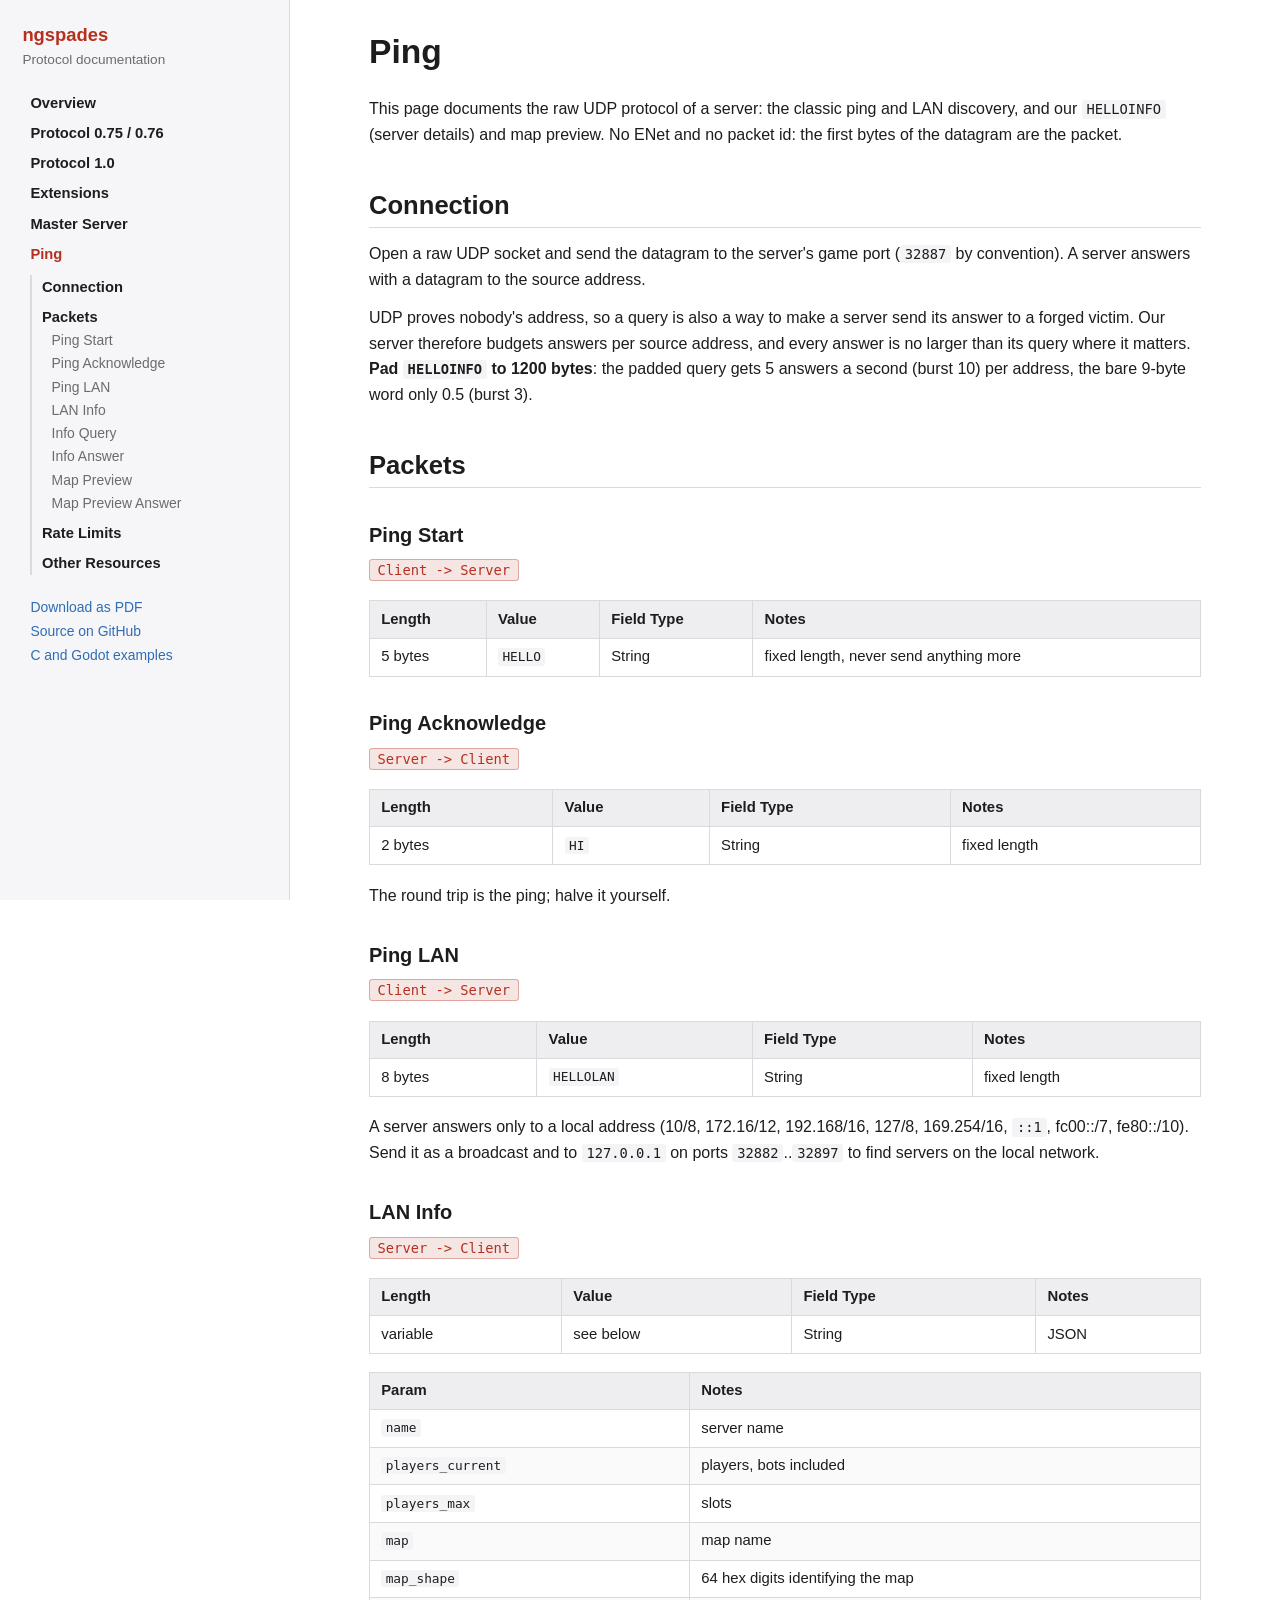
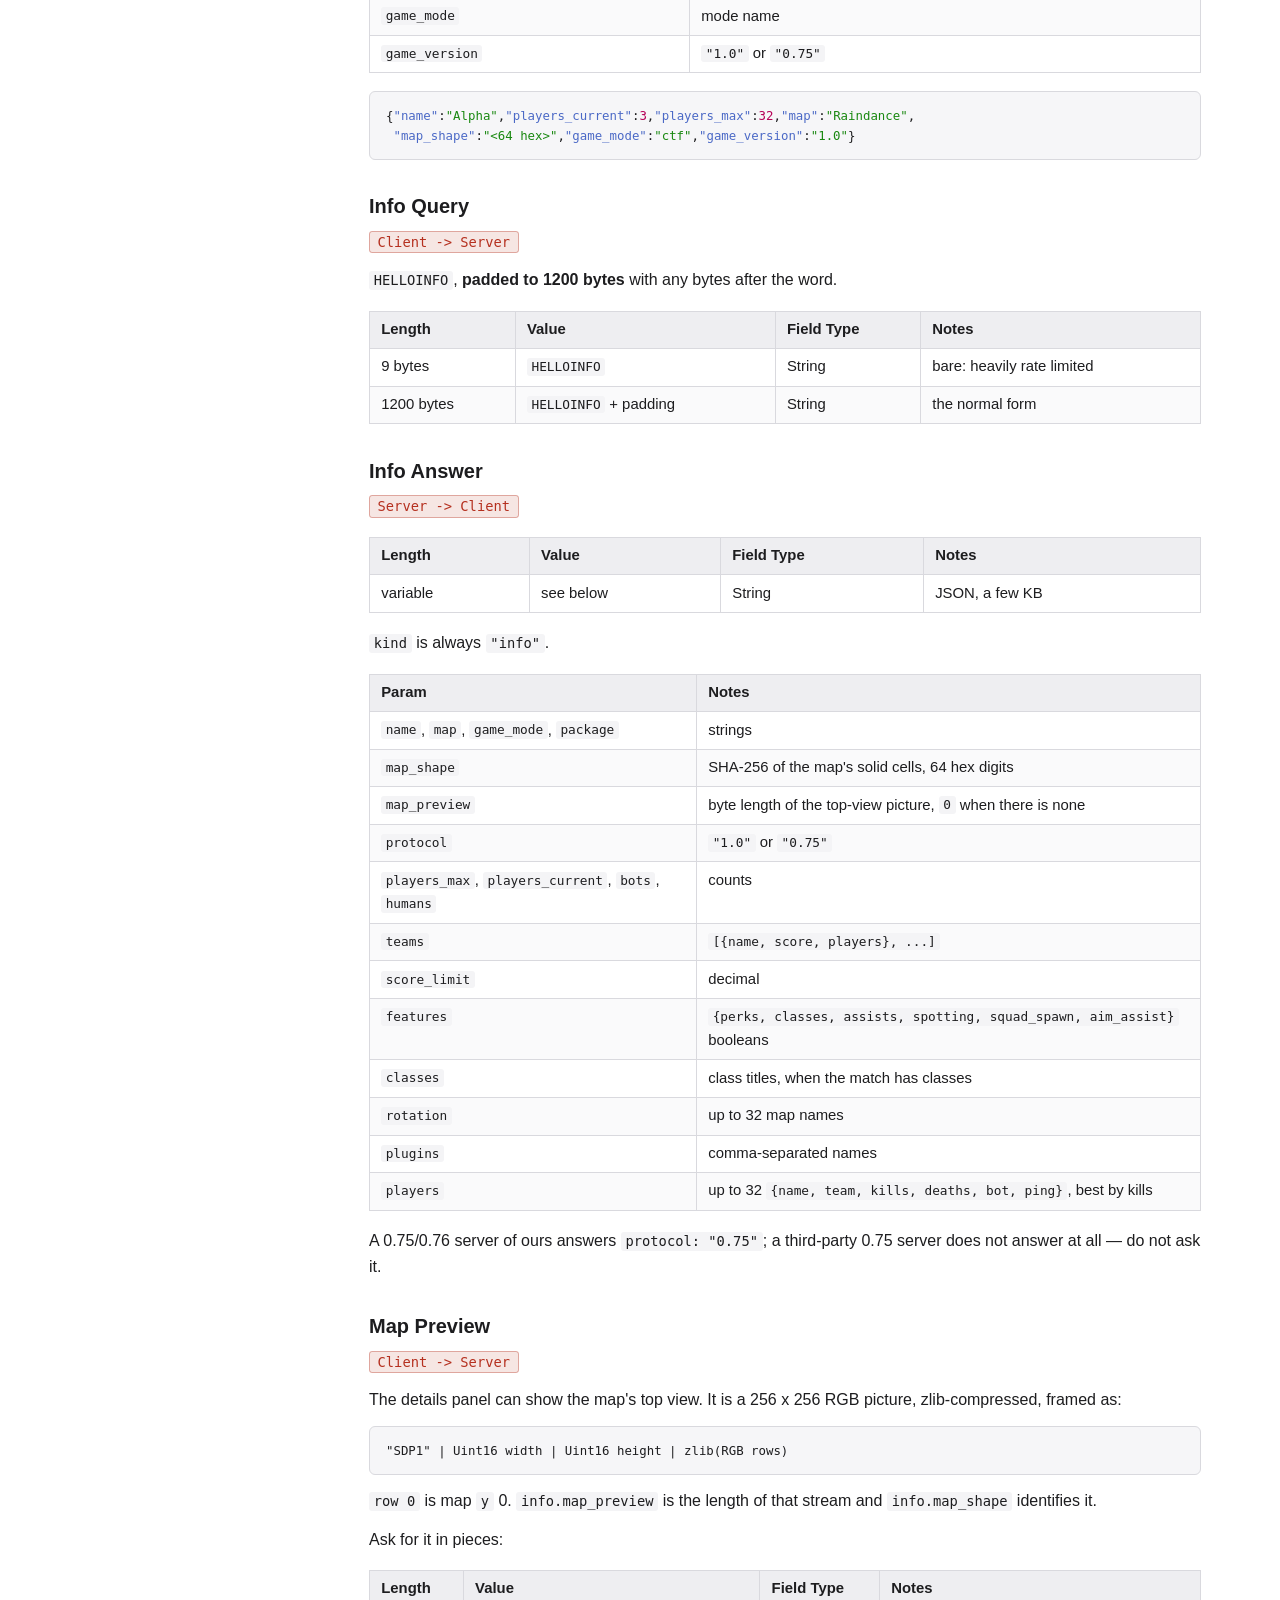
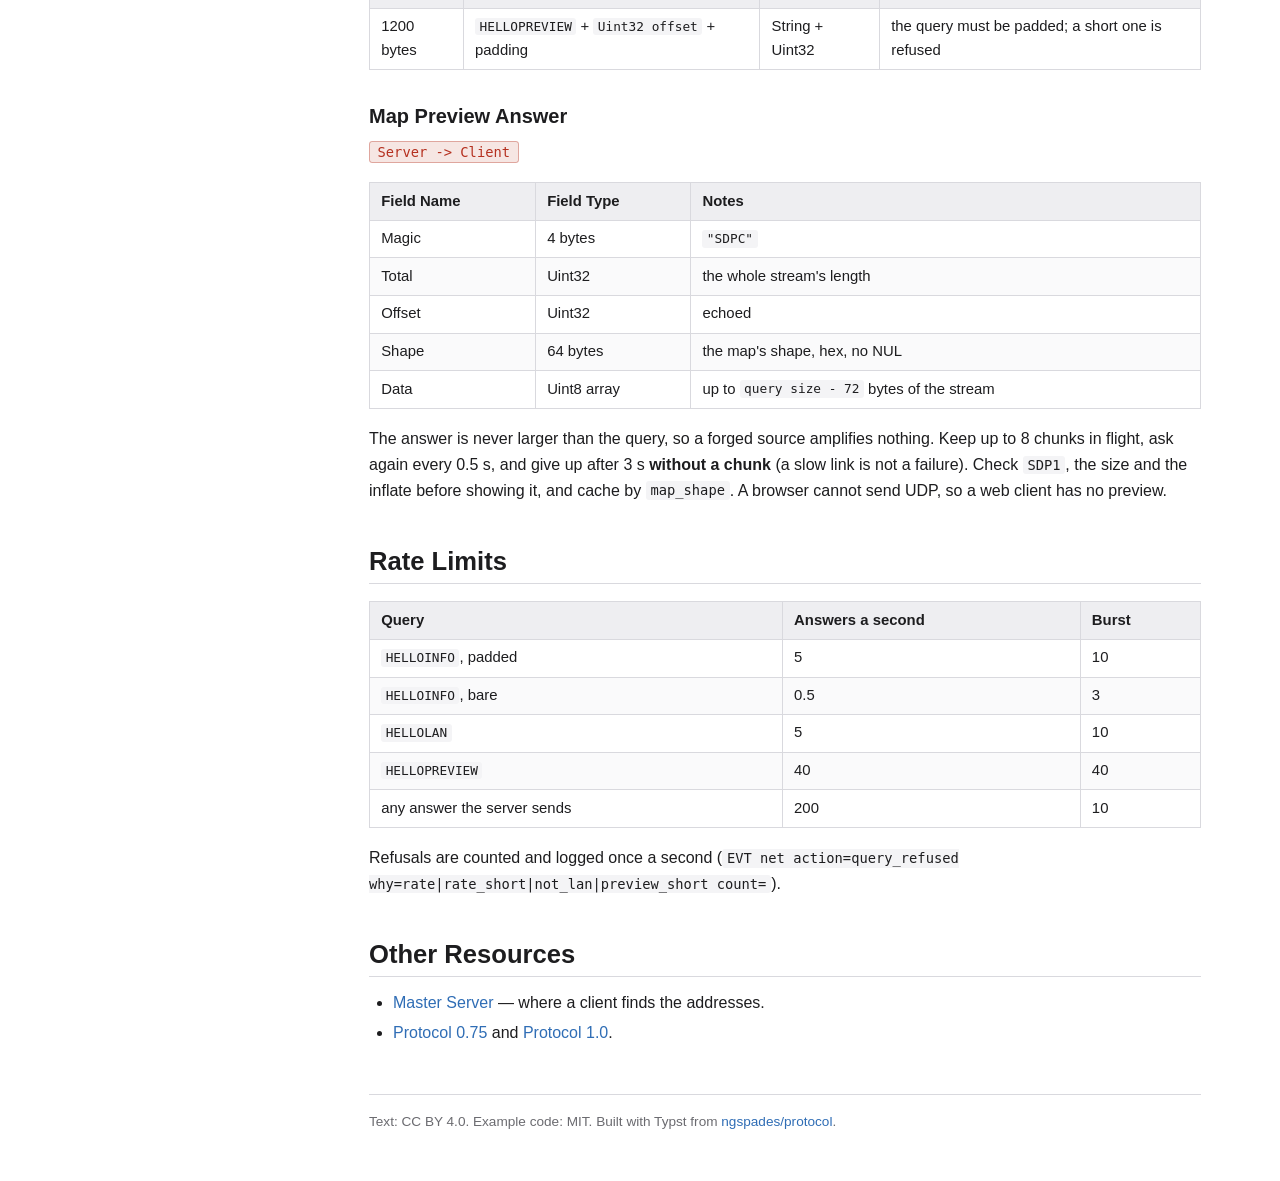
<file: protocolping.html>
<!DOCTYPE html><html lang="en"><head><meta charset="utf-8"><meta name="viewport" content="width=device-width, initial-scale=1"><title>Ping | ngspades Protocol Documentation</title><meta name="description" content="The raw UDP protocol of a server: HELLO, HELLOLAN, HELLOINFO and map previews."><link rel="canonical" href="https://ngspades.github.io/protocol/protocolping.html"><link rel="stylesheet" href="style.css"></head><body><div class="layout"><nav class="sidebar"><a class="brand" href="index.html">ngspades</a><p class="brand-sub">Protocol documentation</p><ul class="pages"><li class><a href="index.html">Overview</a></li><li class><a href="protocol075.html">Protocol 0.75 / 0.76</a></li><li class><a href="protocol10.html">Protocol 1.0</a></li><li class><a href="extensions.html">Extensions</a></li><li class><a href="protocolmaster.html">Master Server</a></li><li class="current"><a href="#">Ping</a><ul class="toc"><li class="l1"><a href="#connection">Connection</a></li><li class="l1"><a href="#packets">Packets</a></li><li class="l2"><a href="#ping-start">Ping Start</a></li><li class="l2"><a href="#ping-acknowledge">Ping Acknowledge</a></li><li class="l2"><a href="#ping-lan">Ping LAN</a></li><li class="l2"><a href="#lan-info">LAN Info</a></li><li class="l2"><a href="#info-query">Info Query</a></li><li class="l2"><a href="#info-answer">Info Answer</a></li><li class="l2"><a href="#map-preview">Map Preview</a></li><li class="l2"><a href="#map-preview-answer">Map Preview Answer</a></li><li class="l1"><a href="#rate-limits">Rate Limits</a></li><li class="l1"><a href="#other-resources">Other Resources</a></li></ul></li></ul><p class="side-links"><a href="pdf/ngspades-protocol.pdf">Download as PDF</a><a href="https://github.com/ngspades/protocol">Source on GitHub</a><a href="https://github.com/ngspades/protocol/tree/main/examples">C and Godot examples</a></p></nav><main><article class="doc"><h1>Ping</h1><p>This page documents the raw UDP protocol of a server: the classic ping and LAN discovery, and our <code>HELLOINFO</code> (server details) and map preview. No ENet and no packet id: the first bytes of the datagram are the packet.</p><h2 id="connection"><a class="hl" href="#connection">Connection</a></h2><p>Open a raw UDP socket and send the datagram to the server's game port (<code>32887</code> by convention). A server answers with a datagram to the source address.</p><p>UDP proves nobody's address, so a query is also a way to make a server send its answer to a forged victim. Our server therefore budgets answers per source address, and every answer is no larger than its query where it matters. <strong>Pad <code>HELLOINFO</code> to 1200 bytes</strong>: the padded query gets 5 answers a second (burst 10) per address, the bare 9-byte word only 0.5 (burst 3).</p><h2 id="packets"><a class="hl" href="#packets">Packets</a></h2><h3 id="ping-start"><a class="hl" href="#ping-start">Ping Start</a></h3><p class="dir"><code class="dir-badge">Client -> Server</code></p><div class="table-wrap"><table><thead><tr><th>Length</th><th>Value</th><th>Field Type</th><th>Notes</th></tr></thead><tbody><tr><td>5 bytes</td><td><code>HELLO</code></td><td>String</td><td>fixed length, never send anything more</td></tr></tbody></table></div><h3 id="ping-acknowledge"><a class="hl" href="#ping-acknowledge">Ping Acknowledge</a></h3><p class="dir"><code class="dir-badge">Server -> Client</code></p><div class="table-wrap"><table><thead><tr><th>Length</th><th>Value</th><th>Field Type</th><th>Notes</th></tr></thead><tbody><tr><td>2 bytes</td><td><code>HI</code></td><td>String</td><td>fixed length</td></tr></tbody></table></div><p>The round trip is the ping; halve it yourself.</p><h3 id="ping-lan"><a class="hl" href="#ping-lan">Ping LAN</a></h3><p class="dir"><code class="dir-badge">Client -> Server</code></p><div class="table-wrap"><table><thead><tr><th>Length</th><th>Value</th><th>Field Type</th><th>Notes</th></tr></thead><tbody><tr><td>8 bytes</td><td><code>HELLOLAN</code></td><td>String</td><td>fixed length</td></tr></tbody></table></div><p>A server answers only to a local address (10/8, 172.16/12, 192.168/16, 127/8, 169.254/16, <code>::1</code>, fc00::/7, fe80::/10). Send it as a broadcast and to <code>127.0.0.1</code> on ports <code>32882</code>..<code>32897</code> to find servers on the local network.</p><h3 id="lan-info"><a class="hl" href="#lan-info">LAN Info</a></h3><p class="dir"><code class="dir-badge">Server -> Client</code></p><div class="table-wrap"><table><thead><tr><th>Length</th><th>Value</th><th>Field Type</th><th>Notes</th></tr></thead><tbody><tr><td>variable</td><td>see below</td><td>String</td><td>JSON</td></tr></tbody></table></div><div class="table-wrap"><table><thead><tr><th>Param</th><th>Notes</th></tr></thead><tbody><tr><td><code>name</code></td><td>server name</td></tr><tr><td><code>players_current</code></td><td>players, bots included</td></tr><tr><td><code>players_max</code></td><td>slots</td></tr><tr><td><code>map</code></td><td>map name</td></tr><tr><td><code>map_shape</code></td><td>64 hex digits identifying the map</td></tr><tr><td><code>game_mode</code></td><td>mode name</td></tr><tr><td><code>game_version</code></td><td><code>"1.0"</code> or <code>"0.75"</code></td></tr></tbody></table></div><pre><code data-lang="json">{<span style="color: #4b69c6">"</span><span style="color: #4b69c6">name</span><span style="color: #4b69c6">"</span>:<span style="color: #198810">"</span><span style="color: #198810">Alpha</span><span style="color: #198810">"</span>,<span style="color: #4b69c6">"</span><span style="color: #4b69c6">players_current</span><span style="color: #4b69c6">"</span>:<span style="color: #b60157">3</span>,<span style="color: #4b69c6">"</span><span style="color: #4b69c6">players_max</span><span style="color: #4b69c6">"</span>:<span style="color: #b60157">32</span>,<span style="color: #4b69c6">"</span><span style="color: #4b69c6">map</span><span style="color: #4b69c6">"</span>:<span style="color: #198810">"</span><span style="color: #198810">Raindance</span><span style="color: #198810">"</span>,
 <span style="color: #4b69c6">"</span><span style="color: #4b69c6">map_shape</span><span style="color: #4b69c6">"</span>:<span style="color: #198810">"</span><span style="color: #198810">&lt;64 hex></span><span style="color: #198810">"</span>,<span style="color: #4b69c6">"</span><span style="color: #4b69c6">game_mode</span><span style="color: #4b69c6">"</span>:<span style="color: #198810">"</span><span style="color: #198810">ctf</span><span style="color: #198810">"</span>,<span style="color: #4b69c6">"</span><span style="color: #4b69c6">game_version</span><span style="color: #4b69c6">"</span>:<span style="color: #198810">"</span><span style="color: #198810">1.0</span><span style="color: #198810">"</span>}</code></pre><h3 id="info-query"><a class="hl" href="#info-query">Info Query</a></h3><p class="dir"><code class="dir-badge">Client -> Server</code></p><p><code>HELLOINFO</code>, <strong>padded to 1200 bytes</strong> with any bytes after the word.</p><div class="table-wrap"><table><thead><tr><th>Length</th><th>Value</th><th>Field Type</th><th>Notes</th></tr></thead><tbody><tr><td>9 bytes</td><td><code>HELLOINFO</code></td><td>String</td><td>bare: heavily rate limited</td></tr><tr><td>1200 bytes</td><td><code>HELLOINFO</code> + padding</td><td>String</td><td>the normal form</td></tr></tbody></table></div><h3 id="info-answer"><a class="hl" href="#info-answer">Info Answer</a></h3><p class="dir"><code class="dir-badge">Server -> Client</code></p><div class="table-wrap"><table><thead><tr><th>Length</th><th>Value</th><th>Field Type</th><th>Notes</th></tr></thead><tbody><tr><td>variable</td><td>see below</td><td>String</td><td>JSON, a few KB</td></tr></tbody></table></div><p><code>kind</code> is always <code>"info"</code>.</p><div class="table-wrap"><table><thead><tr><th>Param</th><th>Notes</th></tr></thead><tbody><tr><td><code>name</code>, <code>map</code>, <code>game_mode</code>, <code>package</code></td><td>strings</td></tr><tr><td><code>map_shape</code></td><td>SHA-256 of the map's solid cells, 64 hex digits</td></tr><tr><td><code>map_preview</code></td><td>byte length of the top-view picture, <code>0</code> when there is none</td></tr><tr><td><code>protocol</code></td><td><code>"1.0"</code> or <code>"0.75"</code></td></tr><tr><td><code>players_max</code>, <code>players_current</code>, <code>bots</code>, <code>humans</code></td><td>counts</td></tr><tr><td><code>teams</code></td><td><code>[{name, score, players}, ...]</code></td></tr><tr><td><code>score_limit</code></td><td>decimal</td></tr><tr><td><code>features</code></td><td><code>{perks, classes, assists, spotting, squad_spawn, aim_assist}</code> booleans</td></tr><tr><td><code>classes</code></td><td>class titles, when the match has classes</td></tr><tr><td><code>rotation</code></td><td>up to 32 map names</td></tr><tr><td><code>plugins</code></td><td>comma-separated names</td></tr><tr><td><code>players</code></td><td>up to 32 <code>{name, team, kills, deaths, bot, ping}</code>, best by kills</td></tr></tbody></table></div><p>A 0.75/0.76 server of ours answers <code>protocol: "0.75"</code>; a third-party 0.75 server does not answer at all — do not ask it.</p><h3 id="map-preview"><a class="hl" href="#map-preview">Map Preview</a></h3><p class="dir"><code class="dir-badge">Client -> Server</code></p><p>The details panel can show the map's top view. It is a 256 x 256 RGB picture, zlib-compressed, framed as:</p><pre><code>"SDP1" | Uint16 width | Uint16 height | zlib(RGB rows)</code></pre><p><code>row 0</code> is map <code>y</code> 0. <code>info.map_preview</code> is the length of that stream and <code>info.map_shape</code> identifies it.</p><p>Ask for it in pieces:</p><div class="table-wrap"><table><thead><tr><th>Length</th><th>Value</th><th>Field Type</th><th>Notes</th></tr></thead><tbody><tr><td>1200 bytes</td><td><code>HELLOPREVIEW</code> + <code>Uint32 offset</code> + padding</td><td>String + Uint32</td><td>the query must be padded; a short one is refused</td></tr></tbody></table></div><h3 id="map-preview-answer"><a class="hl" href="#map-preview-answer">Map Preview Answer</a></h3><p class="dir"><code class="dir-badge">Server -> Client</code></p><div class="table-wrap"><table><thead><tr><th>Field Name</th><th>Field Type</th><th>Notes</th></tr></thead><tbody><tr><td>Magic</td><td>4 bytes</td><td><code>"SDPC"</code></td></tr><tr><td>Total</td><td>Uint32</td><td>the whole stream's length</td></tr><tr><td>Offset</td><td>Uint32</td><td>echoed</td></tr><tr><td>Shape</td><td>64 bytes</td><td>the map's shape, hex, no NUL</td></tr><tr><td>Data</td><td>Uint8 array</td><td>up to <code>query size - 72</code> bytes of the stream</td></tr></tbody></table></div><p>The answer is never larger than the query, so a forged source amplifies nothing. Keep up to 8 chunks in flight, ask again every 0.5 s, and give up after 3 s <strong>without a chunk</strong> (a slow link is not a failure). Check <code>SDP1</code>, the size and the inflate before showing it, and cache by <code>map_shape</code>. A browser cannot send UDP, so a web client has no preview.</p><h2 id="rate-limits"><a class="hl" href="#rate-limits">Rate Limits</a></h2><div class="table-wrap"><table><thead><tr><th>Query</th><th>Answers a second</th><th>Burst</th></tr></thead><tbody><tr><td><code>HELLOINFO</code>, padded</td><td>5</td><td>10</td></tr><tr><td><code>HELLOINFO</code>, bare</td><td>0.5</td><td>3</td></tr><tr><td><code>HELLOLAN</code></td><td>5</td><td>10</td></tr><tr><td><code>HELLOPREVIEW</code></td><td>40</td><td>40</td></tr><tr><td>any answer the server sends</td><td>200</td><td>10</td></tr></tbody></table></div><p>Refusals are counted and logged once a second (<code>EVT net action=query_refused why=rate|rate_short|not_lan|preview_short count=</code>).</p><h2 id="other-resources"><a class="hl" href="#other-resources">Other Resources</a></h2><ul><li><a href="protocolmaster.html">Master Server</a> — where a client finds the addresses.</li><li><a href="protocol075.html">Protocol 0.75</a> and <a href="protocol10.html">Protocol 1.0</a>.</li></ul></article><footer>Text: CC BY 4.0. Example code: MIT. Built with Typst from <a href="https://github.com/ngspades/protocol">ngspades/protocol</a>.</footer></main></div></body></html>
</file>
<file: style.css>
/* Stylesheet of the website built from the Typst sources (src/template.typ
   writes the markup it styles). Light and dark, no scripts, no web fonts. */

:root {
  --bg: #ffffff;
  --ink: #1d1d1f;
  --muted: #6b6b70;
  --line: #d9d9de;
  --accent: #b5301f;
  --link: #2f6db5;
  --side-bg: #f6f6f8;
  --code-bg: #f4f4f6;
  --head-bg: #eeeef1;
  --stripe: #fafafb;
  --note-bg: #eaf2fb;
  --note-bar: #2f6db5;
  --warn-bg: #fdf1e3;
  --warn-bar: #c77a12;
  --sans: Inter, "Helvetica Neue", Helvetica, Arimo, "Liberation Sans", "DejaVu Sans", system-ui, sans-serif;
  --mono: "JetBrains Mono", Menlo, "DejaVu Sans Mono", "Liberation Mono", ui-monospace, monospace;
}
@media (prefers-color-scheme: dark) {
  :root {
    --bg: #17171a;
    --ink: #e8e8ea;
    --muted: #9b9ba2;
    --line: #35353b;
    --accent: #ef7a66;
    --link: #7fb0ee;
    --side-bg: #1e1e22;
    --code-bg: #25252a;
    --head-bg: #2b2b31;
    --stripe: #1c1c20;
    --note-bg: #1b2a3b;
    --note-bar: #4c8fe0;
    --warn-bg: #3a2a16;
    --warn-bar: #e09a32;
  }
}

* { box-sizing: border-box; }
html { scroll-padding-top: 1rem; }
body {
  margin: 0;
  background: var(--bg);
  color: var(--ink);
  font: 16px/1.6 var(--sans);
  -webkit-text-size-adjust: 100%;
}
a { color: var(--link); text-decoration: none; }
a:hover { text-decoration: underline; }

.layout { display: flex; min-height: 100vh; }

/* ---- sidebar ---- */
.sidebar {
  flex: 0 0 290px;
  width: 290px;
  position: sticky;
  top: 0;
  align-self: flex-start;
  height: 100vh;
  overflow-y: auto;
  padding: 1.4rem 1rem 2rem 1.4rem;
  background: var(--side-bg);
  border-right: 1px solid var(--line);
  font-size: 0.92rem;
  line-height: 1.4;
}
.sidebar .brand { display: block; font-size: 1.15rem; font-weight: 700; color: var(--accent); }
.sidebar .brand:hover { text-decoration: none; }
.sidebar .brand-sub { margin: 0.1rem 0 1.2rem; color: var(--muted); font-size: 0.85rem; }
.sidebar ul { list-style: none; margin: 0; padding: 0; }
.sidebar .pages > li > a { display: block; padding: 0.3rem 0.5rem; border-radius: 4px; color: var(--ink); font-weight: 600; }
.sidebar .pages > li > a:hover { background: var(--line); text-decoration: none; }
.sidebar .pages > li.current > a { color: var(--accent); }
.sidebar .toc { margin: 0.2rem 0 0.6rem 0.5rem; border-left: 2px solid var(--line); }
.sidebar .toc li a { display: block; padding: 0.12rem 0.6rem; color: var(--muted); font-weight: 400; }
.sidebar .toc li a:hover { color: var(--ink); text-decoration: none; }
.sidebar .toc li.l1 a { color: var(--ink); font-weight: 600; margin-top: 0.35rem; }
.sidebar .toc li.l2 a { padding-left: 1.2rem; font-size: 0.87rem; }
.sidebar .side-links { margin-top: 1.4rem; display: flex; flex-direction: column; gap: 0.3rem; padding-left: 0.5rem; font-size: 0.87rem; }

/* ---- content ---- */
main { flex: 1 1 auto; min-width: 0; padding: 2rem 2.5rem 3rem; }
article.doc { max-width: 52rem; margin: 0 auto; }
article h1 { font-size: 2.1rem; line-height: 1.2; margin: 0 0 1.5rem; }
article h2 { font-size: 1.6rem; margin: 2.6rem 0 0.8rem; padding-bottom: 0.3rem; border-bottom: 1px solid var(--line); }
article h3 { font-size: 1.25rem; margin: 2.1rem 0 0.6rem; }
article h4 { font-size: 1.05rem; margin: 1.6rem 0 0.5rem; }
article h2, article h3, article h4 { line-height: 1.3; }
article h2 a.hl, article h3 a.hl, article h4 a.hl { color: inherit; }
article h2 a.hl:hover, article h3 a.hl:hover, article h4 a.hl:hover { text-decoration: none; }
article :target { background: color-mix(in srgb, var(--accent) 14%, transparent); }
article p { margin: 0.8rem 0; }
article ul, article ol { padding-left: 1.5rem; margin: 0.8rem 0; }
article li { margin: 0.3rem 0; }

code, pre { font-family: var(--mono); font-size: 0.86em; }
code { background: var(--code-bg); padding: 0.1em 0.35em; border-radius: 3px; }
pre {
  /* the highlighter's colours are for a light background */
  background: #f6f6f8;
  color: #1d1d1f;
  border: 1px solid var(--line);
  border-radius: 6px;
  padding: 0.8rem 1rem;
  overflow-x: auto;
  line-height: 1.5;
}
pre code { background: none; padding: 0; font-size: 0.9em; }

.table-wrap { overflow-x: auto; margin: 1.1rem 0; }
table { border-collapse: collapse; width: 100%; font-size: 0.93rem; }
th, td { text-align: left; vertical-align: top; padding: 0.4rem 0.7rem; border: 1px solid var(--line); }
th { background: var(--head-bg); font-weight: 600; white-space: nowrap; }
tbody tr:nth-child(even) { background: var(--stripe); }
td code { white-space: pre-wrap; word-break: break-word; }

p.dir { margin: 0.4rem 0 0.8rem; }
code.dir-badge {
  background: color-mix(in srgb, var(--accent) 12%, transparent);
  color: var(--accent);
  border: 1px solid color-mix(in srgb, var(--accent) 35%, transparent);
  padding: 0.15em 0.55em;
}

.callout { margin: 1.2rem 0; padding: 0.7rem 1rem; border-left: 4px solid; border-radius: 0 6px 6px 0; }
.callout p { margin: 0; }
.callout.note { background: var(--note-bg); border-color: var(--note-bar); }
.callout.warning { background: var(--warn-bg); border-color: var(--warn-bar); }

footer { max-width: 52rem; margin: 3rem auto 0; padding-top: 1rem; border-top: 1px solid var(--line); color: var(--muted); font-size: 0.85rem; }

@media (max-width: 900px) {
  .layout { display: block; }
  .sidebar { position: static; width: auto; height: auto; border-right: 0; border-bottom: 1px solid var(--line); }
  .sidebar .toc { display: none; }
  main { padding: 1.2rem 1rem 2rem; }
  article h1 { font-size: 1.7rem; }
}
@media print {
  .sidebar { display: none; }
  main { padding: 0; }
}

/* sequence diagrams (inline SVG from Typst's html.frame) */
figure.diagram {
  margin: 1.1rem 0; padding: 0.8rem 0.6rem 0.5rem;
  background: #f6f6f8; border: 1px solid var(--line); border-radius: 6px; overflow-x: auto;
}
/* Typst writes a fixed width and height in em as an inline style: let the
   viewBox's proportions decide when the column is narrower. */
figure.diagram svg { display: block; max-width: 100%; height: auto !important; margin: 0 auto; }
figure.diagram figcaption { color: #6b6b70; font-size: 0.85rem; text-align: center; margin-top: 0.4rem; }
</file>
